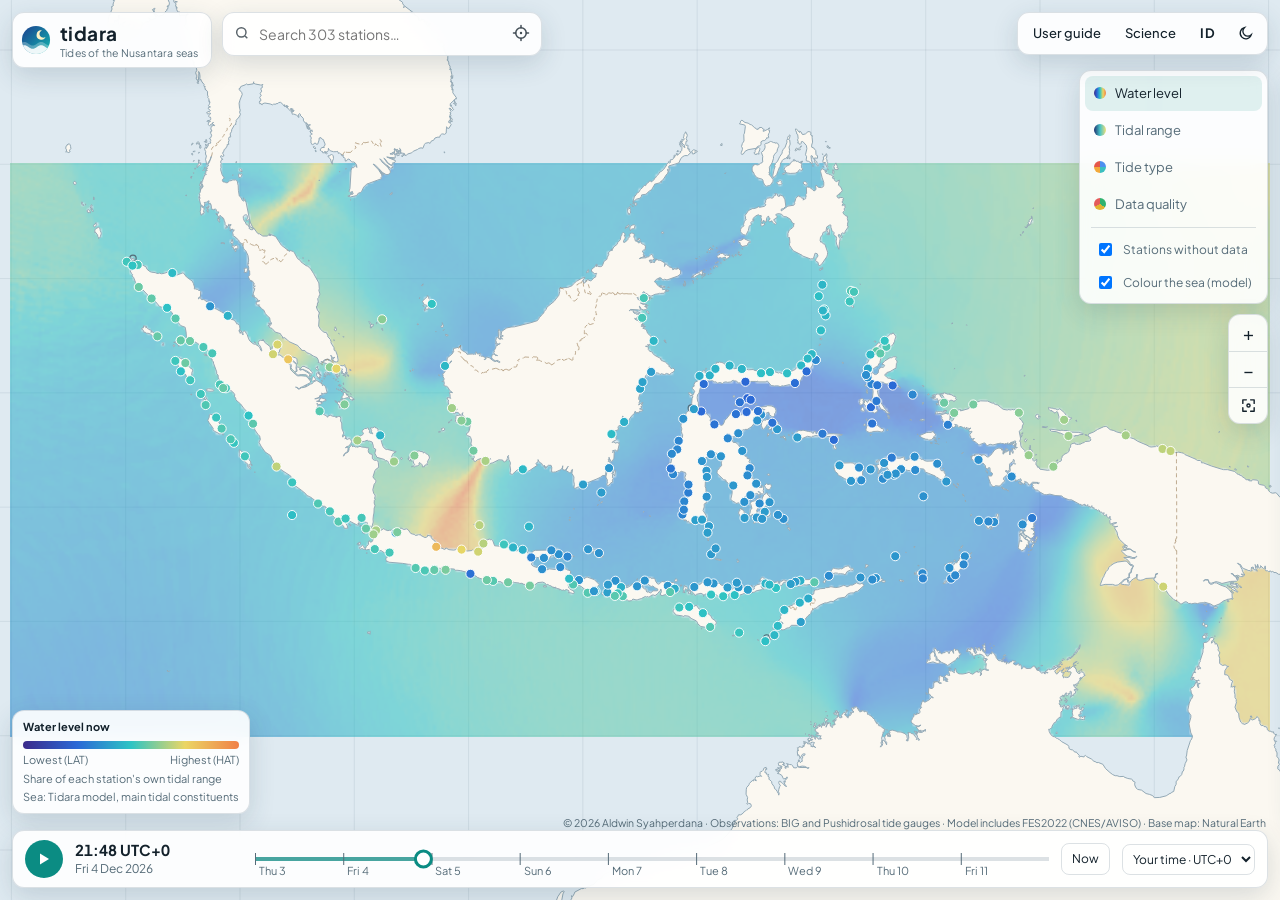
<file: index.html>
<!DOCTYPE html>
<html lang="en">
<head>
<meta charset="utf-8">
<meta name="viewport" content="width=device-width, initial-scale=1, viewport-fit=cover">
<title>Tidara Tide Map</title>
<meta name="description" content="Tidara: interactive tide predictions for 303 Indonesian tide gauge stations.">
<link rel="icon" href="assets/logo.svg" type="image/svg+xml">
<script src="assets/prefs.js"></script>
<link rel="preconnect" href="https://fonts.googleapis.com">
<link rel="preconnect" href="https://fonts.gstatic.com" crossorigin>
<link href="https://fonts.googleapis.com/css2?family=Plus+Jakarta+Sans:wght@400;500;600;700&display=swap" rel="stylesheet">
<style>
:root {
  /* Sea chart in two lights: day (pale sea, warm paper land) and night (deep navy). Full-bleed map, floating glass
     controls, a right drawer (bottom sheet on phones) for the selected station, a timeline along the bottom edge. */
  --sea: #dfeaf1; --land: #fbf8f1; --coast: #93a9b6; --border: rgba(150,120,80,.6); --grid: rgba(60,90,110,.10);
  --glass: rgba(255,255,255,0.9); --ink: #13212b; --muted: #556b78; --line: rgba(60,90,110,0.18);
  --accent: #0b8c83; --accent-ink: #ffffff; --soft: rgba(11,140,131,.12); --field: rgba(255,255,255,.8);
  --label-bg: rgba(255,255,255,.86); --label-ink: #13212b; --mark-edge: rgba(255,255,255,.95); --hw: #1f6fd1; --lw: #c0621d;
  --menu: #ffffff; --shadow: 0 8px 26px rgba(30,60,80,.16);
  --font: "Plus Jakarta Sans", system-ui, -apple-system, "Segoe UI", Roboto, sans-serif;
  color-scheme: light;
}
:root[data-theme="dark"] {
  --sea: #071520; --land: #142430; --coast: #35525f; --border: rgba(160,140,110,.55); --grid: rgba(142,165,178,.08);
  --glass: rgba(10,24,34,0.86); --ink: #e6f0f4; --muted: #8ea5b2; --line: rgba(142,165,178,0.22);
  --accent: #45d0c3; --accent-ink: #062026; --soft: rgba(69,208,195,.15); --field: rgba(0,0,0,.25);
  --label-bg: rgba(7,21,32,.74); --label-ink: #e6f0f4; --mark-edge: rgba(7,21,32,.85); --hw: #7cc4ff; --lw: #f6a96b;
  --menu: #0d1d28; --shadow: 0 8px 30px rgba(0,0,0,.35);
  color-scheme: dark;
}
* { box-sizing: border-box; }
html, body { height: 100%; margin: 0; overflow: hidden; background: var(--sea); color: var(--ink); font: 14px/1.45 var(--font); -webkit-font-smoothing: antialiased; }
button, input, select { font: inherit; color: inherit; }
button { cursor: pointer; }
select option { background: var(--menu); color: var(--ink); }
:focus-visible { outline: 2px solid var(--accent); outline-offset: 2px; }
.num { font-variant-numeric: tabular-nums; }
#map { position: fixed; inset: 0; width: 100%; height: 100%; touch-action: none; cursor: grab; display: block; }
#map.drag { cursor: grabbing; }
.glass { background: var(--glass); backdrop-filter: blur(10px); -webkit-backdrop-filter: blur(10px); border: 1px solid var(--line); border-radius: 12px; box-shadow: var(--shadow); }

.top { position: fixed; top: calc(12px + env(safe-area-inset-top)); left: 12px; right: 12px; display: flex; gap: 10px; align-items: flex-start; pointer-events: none; z-index: 5; }
.top > * { pointer-events: auto; }
.brand { display: flex; align-items: center; gap: 9px; padding: 7px 12px 7px 8px; text-decoration: none; color: var(--ink); }
.brand img { width: 30px; height: 30px; }
.brand b { font-size: 19px; letter-spacing: .02em; font-weight: 700; }
.brand small { display: block; font-size: 10.5px; color: var(--muted); margin-top: -3px; letter-spacing: .02em; }
.search { position: relative; width: min(320px, 100%); }
.search input { width: 100%; padding: 11px 12px 11px 36px; border-radius: 12px; border: 1px solid var(--line); background: var(--glass); backdrop-filter: blur(10px); box-shadow: var(--shadow); }
.search > svg { position: absolute; left: 12px; top: 13px; opacity: .7; z-index: 1; pointer-events: none; }
.search input { padding-right: 42px; }
.cbtn { position: absolute; right: 6px; top: 6px; width: 30px; height: 30px; border: 0; border-radius: 8px; background: none; display: grid; place-items: center; color: var(--ink); opacity: .8; z-index: 2; }
.cbtn:hover, .cbtn[aria-expanded="true"] { background: var(--soft); opacity: 1; }
.coordbox { position: absolute; top: 46px; left: 0; width: min(350px, calc(100vw - 24px)); padding: 12px; z-index: 6; }
.coordbox[hidden] { display: none; }
.top.copen { z-index: 8; }
.chead { display: flex; align-items: center; gap: 8px; margin-bottom: 8px; } .chead b { font-size: 14px; }
.chead .x { width: 28px; height: 28px; font-size: 14px; }
.cseg { display: grid; grid-template-columns: repeat(4, 1fr); gap: 2px; padding: 3px; border-radius: 10px; background: var(--soft); margin-bottom: 8px; }
.cseg button { border: 0; background: none; padding: 6px 4px; border-radius: 7px; font-size: 12.5px; font-weight: 500; color: var(--ink); }
.cseg button.on { background: var(--glass); box-shadow: 0 1px 3px rgba(0,0,0,.15); font-weight: 600; }
.crow { display: grid; grid-template-columns: 82px 1fr; align-items: center; gap: 8px; margin: 6px 0; }
.crow > span { font-size: 12.5px; color: var(--muted); }
.crow input, .crow select { padding: 7px 8px; border-radius: 8px; border: 1px solid var(--line); background: var(--field); color: var(--ink); min-width: 0; font-variant-numeric: tabular-nums; }
.cparts { display: flex; align-items: center; gap: 4px; min-width: 0; } .cparts i { font-style: normal; color: var(--muted); }
#cPrev { margin: 8px 0 10px; line-height: 1.55; font-variant-numeric: tabular-nums; } #cPrev:empty { display: none; }
.cerr { color: #c0392b; } :root[data-theme="dark"] .cerr { color: #ff8f8f; }
.coordbox .btn { width: 100%; }
.results { position: absolute; top: 46px; left: 0; right: 0; max-height: 50vh; overflow: auto; padding: 4px; display: none; }
.results.show { display: block; }
.results button { display: flex; justify-content: space-between; gap: 8px; width: 100%; text-align: left; padding: 8px 10px; border: 0; background: none; border-radius: 8px; }
.results button:hover, .results button.on { background: var(--soft); }
.results small { color: var(--muted); white-space: nowrap; }
.spacer { flex: 1; }
.nav { display: flex; gap: 2px; padding: 4px; align-items: center; }
.nav a, .nav button { color: var(--ink); text-decoration: none; padding: 7px 11px; border-radius: 8px; font-weight: 500; font-size: 13px; border: 0; background: none; }
.nav a:hover, .nav button:hover { background: var(--soft); }
.nav .js-lang { font-weight: 700; letter-spacing: .04em; min-width: 38px; }
.nav .js-theme { display: grid; place-items: center; padding: 7px 9px; }

.layers { position: fixed; right: 12px; top: calc(70px + env(safe-area-inset-top)); display: flex; flex-direction: column; gap: 2px; padding: 5px; z-index: 4; transition: right .25s ease; }
.layers button { display: flex; align-items: center; gap: 9px; border: 0; background: none; padding: 8px 12px 8px 9px; border-radius: 8px; font-size: 13px; text-align: left; color: var(--muted); }
.layers button.on { color: var(--ink); background: var(--soft); }
.layers button i { width: 12px; height: 12px; border-radius: 50%; flex: none; }
.layers .sep { height: 1px; background: var(--line); margin: 4px 6px; }
.layers label { display: flex; align-items: center; gap: 8px; padding: 6px 10px; font-size: 12px; color: var(--muted); cursor: pointer; }
.zoom { position: fixed; right: 12px; display: flex; flex-direction: column; z-index: 4; overflow: hidden; transition: right .25s ease; }
.zoom button { width: 38px; height: 36px; border: 0; background: none; font-size: 18px; }
.zoom button + button { border-top: 1px solid var(--line); }
.zoom #zhome { display: grid; place-items: center; color: inherit; cursor: pointer; }
body.p-open .layers, body.p-open .zoom { right: 464px; }

.legend { position: fixed; left: 12px; bottom: calc(86px + env(safe-area-inset-bottom)); padding: 8px 10px; z-index: 4; font-size: 11px; min-width: 210px; }
.legend .ramp { height: 8px; border-radius: 4px; margin: 6px 0 3px; }
.legend .ends { display: flex; justify-content: space-between; color: var(--muted); gap: 8px; }
.legend .cats { display: grid; gap: 4px; margin-top: 6px; }
.legend .cats span { display: flex; align-items: center; gap: 7px; }
.legend .cats i { width: 10px; height: 10px; border-radius: 50%; }
.timeline { position: fixed; left: 12px; right: 12px; bottom: calc(12px + env(safe-area-inset-bottom)); display: flex; align-items: center; gap: 12px; padding: 9px 12px; z-index: 4; }
.play { width: 38px; height: 38px; border-radius: 50%; border: 0; background: var(--accent); color: var(--accent-ink); display: grid; place-items: center; flex: none; }
.tl-time { min-width: 168px; line-height: 1.2; }
.tl-time b { display: block; font-size: 15px; }
.tl-time span { color: var(--muted); font-size: 12px; }
.track { position: relative; flex: 1; height: 38px; touch-action: none; cursor: pointer; }
.track canvas { width: 100%; height: 100%; display: block; }
.tl-tz { border: 1px solid var(--line); background: transparent; border-radius: 8px; padding: 6px 6px; font-size: 12px; max-width: 190px; }
.now-btn { border: 1px solid var(--line); background: transparent; border-radius: 8px; padding: 6px 10px; font-size: 12px; }
.attrib { position: fixed; right: 14px; bottom: calc(70px + env(safe-area-inset-bottom)); font-size: 10.5px; color: var(--muted); z-index: 3; text-align: right; pointer-events: none; }
.tip { position: fixed; pointer-events: none; padding: 7px 10px; font-size: 12px; z-index: 6; display: none; white-space: nowrap; }
.tip b { display: block; font-size: 13px; }

.panel { position: fixed; top: calc(68px + env(safe-area-inset-top)); right: 12px; bottom: calc(76px + env(safe-area-inset-bottom)); width: 440px; z-index: 7; display: flex; flex-direction: column; transform: translateX(calc(100% + 24px)); transition: transform .25s ease; }
.panel.open { transform: none; }
.panel .grip { display: none; }
.p-head { padding: 14px 16px 10px; border-bottom: 1px solid var(--line); display: flex; gap: 10px; align-items: flex-start; }
.p-head h2 { margin: 0; font-size: 19px; line-height: 1.2; text-wrap: balance; }
.p-head .sub { color: var(--muted); font-size: 12.5px; margin-top: 2px; }
.chips { display: flex; flex-wrap: wrap; gap: 6px; margin-top: 8px; }
.chip { font-size: 11.5px; padding: 3px 8px; border-radius: 999px; border: 1px solid var(--line); color: var(--muted); }
.chip.g-A { color: #1a8a4d; border-color: rgba(26,138,77,.4); } .chip.g-B { color: #a07400; border-color: rgba(160,116,0,.4); } .chip.g-C { color: #c0392b; border-color: rgba(192,57,43,.4); }
:root[data-theme="dark"] .chip.g-A { color: #7ee2a8; } :root[data-theme="dark"] .chip.g-B { color: #f2cf6b; } :root[data-theme="dark"] .chip.g-C { color: #ff8f8f; }
.x { margin-left: auto; border: 0; background: var(--soft); width: 32px; height: 32px; border-radius: 8px; flex: none; font-size: 16px; }
.p-body { overflow: auto; padding: 12px 16px 18px; display: grid; gap: 14px; overscroll-behavior: contain; }
.card { border: 1px solid var(--line); border-radius: 10px; padding: 12px; background: color-mix(in srgb, var(--glass) 60%, transparent); }
.card h3 { margin: 0 0 8px; font-size: 12px; text-transform: uppercase; letter-spacing: .07em; color: var(--muted); font-weight: 600; }
.nowrow { display: grid; grid-template-columns: 1.1fr 1fr 1fr; gap: 10px; }
.big { font-size: 26px; font-weight: 700; line-height: 1.1; }
.lbl { font-size: 11.5px; color: var(--muted); }
.trend { font-size: 12px; color: var(--accent); }
.form { display: grid; grid-template-columns: 1fr 1fr; gap: 9px; }
.form label { display: grid; gap: 3px; font-size: 11.5px; color: var(--muted); }
.form input, .form select { width: 100%; padding: 7px 8px; border-radius: 8px; border: 1px solid var(--line); background: var(--field); color: var(--ink); }
.len { display: grid; grid-template-columns: 1fr 1.2fr; gap: 6px; }
.run { grid-column: 1 / -1; display: flex; gap: 8px; align-items: center; }
.btn { border: 0; border-radius: 9px; padding: 9px 14px; background: var(--accent); color: var(--accent-ink); font-weight: 600; }
.btn.ghost { background: transparent; color: var(--ink); border: 1px solid var(--line); font-weight: 500; }
.btn:disabled { opacity: .5; cursor: default; }
.hint { font-size: 11.5px; color: var(--muted); }
.prog { height: 4px; border-radius: 2px; background: var(--line); overflow: hidden; display: none; margin-top: 8px; }
.prog i { display: block; height: 100%; width: 0; background: var(--accent); transition: width .1s; }
.chart { position: relative; height: 230px; margin-top: 10px; touch-action: none; }
.chart canvas { width: 100%; height: 100%; display: block; }
.chart .cross { position: absolute; top: 4px; right: 6px; font-size: 11.5px; color: var(--muted); text-align: right; pointer-events: none; }
.stats { display: grid; grid-template-columns: repeat(3, 1fr); gap: 8px; margin-top: 10px; }
.stats div { font-size: 11.5px; color: var(--muted); }
.stats b { display: block; font-size: 14px; color: var(--ink); }
.tabs { display: flex; gap: 4px; margin: 12px 0 8px; }
.tabs button { border: 1px solid var(--line); background: none; border-radius: 8px; padding: 6px 10px; font-size: 12.5px; color: var(--muted); }
.tabs button.on { color: var(--ink); background: var(--soft); border-color: color-mix(in srgb, var(--accent) 45%, transparent); }
table { width: 100%; border-collapse: collapse; font-size: 12.5px; font-variant-numeric: tabular-nums; }
th, td { text-align: left; padding: 5px 6px; border-bottom: 1px solid var(--line); }
th { color: var(--muted); font-weight: 600; font-size: 11.5px; }
td.r, th.r { text-align: right; }
.hw { color: var(--hw); } .lw { color: var(--lw); }
.pager { display: flex; align-items: center; justify-content: space-between; gap: 8px; margin-top: 8px; font-size: 12px; color: var(--muted); }
.pager button { border: 1px solid var(--line); background: none; border-radius: 7px; padding: 4px 10px; }
.exports { display: flex; flex-wrap: wrap; gap: 8px; margin-top: 10px; }
.kv { display: grid; grid-template-columns: auto 1fr; gap: 4px 12px; font-size: 12.5px; }
.kv dt { color: var(--muted); } .kv dd { margin: 0; }
.foot { font-size: 11px; color: var(--muted); text-align: center; padding-top: 4px; }
.toast { position: fixed; left: 50%; top: calc(70px + env(safe-area-inset-top)); transform: translateX(-50%); padding: 9px 14px; z-index: 9; display: none; font-size: 13px; max-width: calc(100% - 24px); }

/* sea-point mode */
.conf { display: flex; gap: 10px; align-items: flex-start; padding: 10px 12px; border-radius: 10px; border: 1px solid var(--line); }
.conf .dot { width: 12px; height: 12px; border-radius: 50%; flex: none; margin-top: 4px; }
.conf.c-hi .dot { background: #0ca30c; } .conf.c-md .dot { background: #fab219; } .conf.c-lo .dot { background: #d03b3b; }
.conf.c-lo { border-color: rgba(208,59,59,.45); background: rgba(208,59,59,.06); }
.conf.c-md { border-color: rgba(250,178,25,.5); background: rgba(250,178,25,.07); }
.conf b { display: block; font-size: 13.5px; margin-bottom: 2px; }
.near:empty { display: none; }
.conf p { margin: 0; font-size: 12.5px; color: var(--muted); line-height: 1.45; }
.near { display: grid; gap: 6px; margin-top: 10px; }
.near .row { display: flex; align-items: center; gap: 10px; font-size: 12.5px; padding: 6px 8px; border: 1px solid var(--line); border-radius: 8px; }
.near .row span { flex: 1; min-width: 0; } .near .row small { color: var(--muted); display: block; }
.near .row button { border: 1px solid var(--line); background: none; border-radius: 7px; padding: 4px 10px; font-size: 12px; white-space: nowrap; }
.chip.c-hi { color: #0a7f0a; border-color: rgba(12,163,12,.45); } .chip.c-md { color: #9a6a00; border-color: rgba(250,178,25,.6); } .chip.c-lo { color: #c0392b; border-color: rgba(208,59,59,.5); }
:root[data-theme="dark"] .chip.c-hi { color: #7ee2a8; } :root[data-theme="dark"] .chip.c-md { color: #f2cf6b; } :root[data-theme="dark"] .chip.c-lo { color: #ff8f8f; }
.svx { display: grid; grid-template-columns: 1fr auto; gap: 8px; margin-top: 12px; align-items: end; }
.svx label { display: grid; gap: 3px; font-size: 11.5px; color: var(--muted); }
.svx select, .zgrid input { width: 100%; padding: 7px 8px; border-radius: 8px; border: 1px solid var(--line); background: var(--field); color: var(--ink); }
.zgrid { display: grid; grid-template-columns: repeat(5, minmax(0, 1fr)); gap: 6px; margin-top: 8px; }
.zgrid label { display: grid; gap: 3px; font-size: 11px; color: var(--muted); }
.warn-tz { color: #b06d00; } :root[data-theme="dark"] .warn-tz { color: #f2cf6b; }
@media (max-width: 760px) { .zgrid { grid-template-columns: repeat(2, minmax(0, 1fr)); } }

/* wide panel + quick nav */
.p-nav { flex: none; display: flex; gap: 4px; padding: 8px 16px; border-bottom: 1px solid var(--line); overflow-x: auto; scrollbar-width: none; }
.p-nav::-webkit-scrollbar { display: none; }
.p-nav button { border: 1px solid var(--line); background: none; border-radius: 999px; padding: 4px 11px; font-size: 12px; color: var(--muted); white-space: nowrap; }
.p-nav button:hover { color: var(--ink); background: var(--soft); }
.p-btns { margin-left: auto; display: flex; gap: 6px; flex: none; }
.p-btns .x { margin-left: 0; display: grid; place-items: center; }
.side { display: grid; gap: 14px; align-content: start; }
.cgrid { display: grid; gap: 0 18px; grid-template-columns: repeat(var(--ccols, 1), minmax(0, 1fr)); }
.cgrid table + table { margin-top: 0; }
.panel.wide { width: min(920px, calc(100vw - 24px)); }
.panel.wide .p-body { grid-template-columns: minmax(0, 1.15fr) minmax(0, 1fr); grid-template-areas: "conf conf" "now side" "pred side" "const const" "foot foot"; align-items: start; }
.panel.wide #cConf { grid-area: conf; } .panel.wide #cNow { grid-area: now; } .panel.wide #cPred { grid-area: pred; } .panel.wide .side { grid-area: side; }
.panel.wide #cConst { grid-area: const; } .panel.wide .foot { grid-area: foot; }
body.p-open.p-wide .layers, body.p-open.p-wide .zoom { right: calc(min(920px, 100vw - 24px) + 24px); }
#wideBtn { display: grid; }
@media (max-width: 1000px) { #wideBtn { display: none; } .panel.wide { width: 440px; } .panel.wide .p-body { grid-template-columns: 1fr; grid-template-areas: none; } .panel.wide .p-body > * { grid-area: auto !important; } body.p-open.p-wide .layers, body.p-open.p-wide .zoom { right: 464px; } }

@media (max-width: 760px) {
  .brand small, .nav a.hide-m { display: none; }
  .top { flex-wrap: wrap; }
  .search { order: 3; width: 100%; }
  body.p-open .layers { right: 12px; }
  .layers { top: auto; bottom: calc(150px + env(safe-area-inset-bottom)); }
  .layers button span, .layers label span { display: none; }
  .layers button { padding: 9px; } .layers label { padding: 6px 9px; }
  .zoom #zin, .zoom #zout { display: none; } body.p-open .zoom { right: 12px; }
  .legend { bottom: calc(80px + env(safe-area-inset-bottom)); min-width: 0; max-width: 62vw; }
  .timeline { gap: 8px; padding: 7px 9px; }
  .tl-time { min-width: 100px; } .tl-time b { font-size: 13px; }
  .tl-tz, .now-btn { display: none; }
  .attrib { display: none; }
  .panel, .panel.wide { left: 0; right: 0; width: auto; top: auto; bottom: 0; height: 72%; border-radius: 16px 16px 0 0; transform: translateY(105%); }
  .panel .grip { display: block; width: 44px; height: 5px; border-radius: 3px; background: var(--line); margin: 8px auto 0; }
  .big { font-size: 22px; }
}
@media (prefers-reduced-motion: reduce) { .panel, .layers, .zoom { transition: none; } }
</style>
</head>
<body>
<canvas id="map" aria-label="Map of Indonesian tide stations"></canvas>

<div class="top">
  <a class="brand glass" href="index.html" title="Tidara">
    <img src="assets/logo.svg" alt="">
    <div><b>tidara</b><small data-i18n="tagline"></small></div>
  </a>
  <div class="search">
    <svg width="16" height="16" viewBox="0 0 24 24" fill="none" stroke="currentColor" stroke-width="2.2"><circle cx="11" cy="11" r="7"/><path d="m20 20-3.5-3.5"/></svg>
    <input id="q" type="search" autocomplete="off">
    <button class="cbtn" id="coordBtn" type="button" aria-expanded="false" aria-controls="coordBox"><svg width="18" height="18" viewBox="0 0 24 24" fill="none" stroke="currentColor" stroke-width="2" stroke-linecap="round"><circle cx="12" cy="12" r="7"/><circle cx="12" cy="12" r="1.6" fill="currentColor" stroke="none"/><path d="M12 2v3M12 19v3M2 12h3M19 12h3"/></svg></button>
    <div class="results glass" id="results"></div>
    <div class="coordbox glass" id="coordBox" role="dialog" aria-labelledby="cTitle" hidden>
      <div class="chead"><b id="cTitle" data-i18n="coordTitle"></b><button class="x" id="cX" type="button" aria-label="Close">✕</button></div>
      <div class="cseg" role="radiogroup"><button type="button" role="radio" data-cf="DD" data-i18n="cDD"></button><button type="button" role="radio" data-cf="DDM" data-i18n="cDDM"></button><button type="button" role="radio" data-cf="DMS" data-i18n="cDMS"></button><button type="button" role="radio" data-cf="UTM">UTM</button></div>
      <div id="cFields"></div>
      <div class="hint" id="cPrev" aria-live="polite"></div>
      <button class="btn" id="cGo" type="button" data-i18n="cGo" disabled></button>
    </div>
  </div>
  <div class="spacer"></div>
  <nav class="nav glass">
    <a href="guide.html" data-i18n="guide"></a>
    <a href="science.html" class="hide-m" data-i18n="science"></a>
    <button class="js-lang" type="button">ID</button>
    <button class="js-theme" type="button"></button>
  </nav>
</div>

<div class="layers glass" id="layers" role="radiogroup"></div>
<div class="zoom glass" id="zoomctl"><button id="zin">+</button><button id="zout">−</button><button id="zhome"><svg viewBox="0 0 24 24" width="17" height="17" fill="none" stroke="currentColor" stroke-width="2" stroke-linecap="round" stroke-linejoin="round" aria-hidden="true"><path d="M4 9V4h5M20 9V4h-5M4 15v5h5M20 15v5h-5"/><circle cx="12" cy="12" r="2.2"/></svg></button></div>
<div class="legend glass" id="legend"></div>
<div class="attrib" data-i18n="attrib"></div>

<div class="timeline glass">
  <button class="play" id="play"><svg id="playicon" width="14" height="14" viewBox="0 0 14 14"><path d="M3 1.5v11l9-5.5z" fill="currentColor"/></svg></button>
  <div class="tl-time num"><b id="tlTime">—</b><span id="tlDate">—</span></div>
  <div class="track" id="track"><canvas id="trackc"></canvas></div>
  <button class="now-btn" id="nowbtn" data-i18n="now"></button>
  <select class="tl-tz" id="tz"></select>
</div>

<div class="tip glass" id="tip"></div>
<div class="toast glass" id="toast" role="status"></div>

<aside class="panel glass" id="panel">
  <div class="grip"></div>
  <div class="p-head">
    <div style="min-width:0">
      <h2 id="pName"></h2>
      <div class="sub" id="pSub"></div>
      <div class="chips" id="pChips"></div>
    </div>
    <div class="p-btns"><button class="x" id="wideBtn" type="button" aria-pressed="false"></button><button class="x" id="pClose" type="button">✕</button></div>
  </div>
  <nav class="p-nav" id="pNav">
    <button type="button" data-go="cPred" data-i18n="prediction"></button>
    <button type="button" data-go="cLevels" data-i18n="levels"></button>
    <button type="button" data-go="cConst" data-i18n="constants"></button>
    <button type="button" data-go="cInfo" data-i18n="station"></button>
  </nav>
  <div class="p-body" id="pBody">
    <section class="card" id="cConf" hidden>
      <div class="conf" id="confBox"><i class="dot"></i><div><b id="confT"></b><p id="confP"></p></div></div>
      <div class="near" id="nearList"></div>
    </section>
    <section class="card" id="cNow">
      <h3 data-i18n="atTime"></h3>
      <div class="nowrow">
        <div><div class="lbl" data-i18n="waterLevel"></div><div class="big num" id="nowH">—</div><div class="trend" id="nowTrend"></div></div>
        <div><div class="lbl" data-i18n="nextHW"></div><div class="num" id="nextHW">—</div></div>
        <div><div class="lbl" data-i18n="nextLW"></div><div class="num" id="nextLW">—</div></div>
      </div>
    </section>

    <section class="card" id="cPred">
      <h3 data-i18n="prediction"></h3>
      <form class="form" id="pf">
        <label for="fStart"><span data-i18n="start"></span><input type="datetime-local" id="fStart" step="60"></label>
        <label for="fLen"><span data-i18n="length"></span>
          <span class="len"><input type="number" id="fLen" min="1" step="1" value="3"><select id="fUnit"><option value="h"></option><option value="d" selected></option><option value="m"></option><option value="y"></option></select></span>
        </label>
        <label for="fStep"><span data-i18n="interval"></span><select id="fStep"></select></label>
        <label for="fTz"><span data-i18n="timeZone"></span><select id="fTz"></select></label>
        <label for="fDatum" style="grid-column:1/-1"><span data-i18n="heights"></span><select id="fDatum"><option value="LAT"></option><option value="MSL"></option><option value="HAT"></option></select></label>
        <div class="run"><button class="btn" id="fRun" type="submit" data-i18n="predict"></button><span class="hint" id="fHint"></span></div>
      </form>
      <div class="prog" id="prog"><i></i></div>
      <div id="out" hidden>
        <div class="stats num" id="stats"></div>
        <div class="chart" id="chartbox"><canvas id="chart"></canvas><div class="cross num" id="cross"></div></div>
        <div class="hint" data-i18n="chartHint"></div>
        <div class="tabs" role="tablist"><button class="on" data-tab="ext" role="tab" data-i18n="tabExt"></button><button data-tab="ser" role="tab" data-i18n="tabSer"></button></div>
        <div id="tbl"></div>
        <div class="pager" id="pager"></div>
        <div class="exports">
          <button class="btn ghost" id="dlExt" type="button" data-i18n="dlExt"></button>
          <button class="btn ghost" id="dlSer" type="button" data-i18n="dlSer"></button>
          <button class="btn ghost" id="cpExt" type="button" data-i18n="cpExt"></button>
        </div>
        <div class="svx">
          <label for="svFmt"><span data-i18n="svTitle"></span><select id="svFmt">
            <option value="npt"></option><option value="tid"></option><option value="hyp"></option><option value="qtd"></option></select></label>
          <button class="btn ghost" id="svGo" type="button" data-i18n="svGo"></button>
        </div>
        <div id="zdfBox" hidden>
          <div class="hint" id="zdfHint"></div>
          <div class="zgrid">
            <label><span data-i18n="zN"></span><input type="number" id="zN" step="0.001"></label>
            <label><span data-i18n="zS"></span><input type="number" id="zS" step="0.001"></label>
            <label><span data-i18n="zW"></span><input type="number" id="zW" step="0.001"></label>
            <label><span data-i18n="zE"></span><input type="number" id="zE" step="0.001"></label>
            <label><span data-i18n="zSize"></span><input type="number" id="zSize" min="0.5" step="0.5" value="10"></label>
          </div>
        </div>
        <div class="hint" id="svHint"></div>
      </div>
    </section>

    <div class="side">
      <section class="card" id="cInfo"><h3 data-i18n="station"></h3><dl class="kv" id="pInfo"></dl></section>
      <section class="card" id="cLevels"><h3 data-i18n="levels"></h3><table id="pDatums"></table></section>
    </div>
    <section class="card" id="cConst">
      <h3 data-i18n="constants"></h3>
      <div class="cgrid" id="pConst"></div>
      <div class="exports"><button class="btn ghost" id="moreConst" type="button"></button></div>
    </section>
    <div class="foot" data-i18n="foot"></div>
  </div>
</aside>

<script src="assets/tidara-data.js"></script>
<script src="assets/basemap.js"></script>
<script src="assets/tide-engine.js"></script>
<script src="assets/model/meta.js"></script>
<script>
"use strict";
const DB = window.TIDARA_DB, E = window.TidaraEngine, PR = window.TidaraPrefs;
const ST = DB.stations, NODATA = DB.nodata.filter((s) => s.lat != null);
const byCode = Object.fromEntries(ST.map((s) => [s.code, s]));
const $ = (id) => document.getElementById(id);
const HOUR = 3600000, DAY = 86400000, dpr = () => Math.min(window.devicePixelRatio || 1, 2);

/* ---------- language ---------- */
const I18N = {
  en: {
    tagline: "Tides of the Nusantara seas", guide: "User guide", science: "Science", search: "Search 303 stations…", noMatch: "No station matches “{q}”.",
    attrib: "© 2026 Aldwin Syahperdana · Observations: BIG and Pushidrosal tide gauges · Model includes FES2022 (CNES/AVISO) · Base map: Natural Earth",
    now: "Now", play: "Play timeline", pause: "Pause timeline", mapTz: "Map time zone", zin: "Zoom in", zout: "Zoom out", zhome: "Show the whole model area",
    lyr_level: "Water level", lyr_range: "Tidal range", lyr_type: "Tide type", lyr_grade: "Data quality", noData: "Stations without data", seaCol: "Colour the sea (model)", legSea: "Sea: Tidara model, main tidal constituents", layerGroup: "Map layer",
    legLevel: "Water level now", legLow: "Lowest (LAT)", legHigh: "Highest (HAT)", legShare: "Share of each station's own tidal range",
    legRange: "Tidal range (HAT − LAT)", legType: "Tide type", legGrade: "Data quality grade",
    gA: "A · ≥ 1 year, ≥ 95% skill", gB: "B · good, shorter or 90–95%", gC: "C · use with care",
    T_Semidiurnal: "Semidiurnal", "T_Mixed, mainly semidiurnal": "Mixed, mainly semidiurnal", "T_Mixed, mainly diurnal": "Mixed, mainly diurnal", T_Diurnal: "Diurnal",
    aboveLAT: "m above LAT", relMSL: "m rel. MSL", rising: "rising", falling: "falling", grade: "Grade", skill: "skill", range: "Range",
    atTime: "At the selected time", waterLevel: "Water level", nextHW: "Next high water", nextLW: "Next low water",
    prediction: "Tide prediction", start: "Start", length: "Length", u_h: "hours", u_d: "days", u_m: "months", u_y: "years",
    interval: "Interval", min1: "1 minute", minN: "{n} minutes", hour1: "1 hour", timeZone: "Time zone", heights: "Heights",
    hLAT: "metres above LAT (chart datum)", hMSL: "metres relative to mean sea level", hHAT: "metres relative to HAT (0 = highest tide, below is negative)", relHAT: "m rel. HAT", predict: "Predict tides",
    chartHint: "Drag to pan, scroll or pinch to zoom, double-click to reset.", tabExt: "High & low waters", tabSer: "Time series",
    dlExt: "Download high/low CSV", dlSer: "Download series CSV", cpExt: "Copy high/low",
    station: "Station", levels: "Tidal levels", constants: "Harmonic constants", widePanel: "Wider panel", narrowPanel: "Narrow panel", showAll: "Show all {n} constituents", show10: "Show the 10 largest",
    foot: "© 2026 Aldwin Syahperdana · Tidara. Astronomical tide only: weather can raise or lower the sea by tens of centimetres.",
    location: "Location", position: "Position", localTime: "Local time", record: "Record", accuracy: "Accuracy", tideType: "Tide type",
    recordTxt: "{a} to {b} · {n} clean days", accTxt: "{p}% of variance on unseen data · RMSE {r} cm", notTested: "not tested (record too short)", na: "not available",
    level: "Level", aboveLATh: "above LAT", relMSLh: "rel. MSL", constituent: "Constituent", speed: "Speed °/h", amp: "Amplitude m", phase: "Phase °",
    d_HAT: "Highest astronomical tide", d_MHWS: "Mean high water springs", d_MHWN: "Mean high water neaps", d_MSL: "Mean sea level", d_MLWN: "Mean low water neaps", d_MLWS: "Mean low water springs", d_LAT: "Lowest astronomical tide",
    period: "Period", highest: "Highest", lowest: "Lowest", nHW: "High waters", nLW: "Low waters", points: "Data points", years: "{n} years", days: "{n} days", hours: "{n} hours",
    date: "Date", time: "Time", dateTime: "Date and time", high: "High", low: "Low",
    first: "« First", prev: "‹ Prev", next: "Next ›", last: "Last »", pageOf: "Page {a} of {b}",
    chooseStart: "Choose a start date and time.", autoStep: "Interval set to {n} min so the series stays under 6 million points.", mpts: "{n} M points…",
    saved: "Saved {f}.", tooLarge: "File too large here: try a 1-hour interval or the high/low table.", dlUnavail: "Download unavailable here. Use Copy instead.",
    downloading: "Downloading {f} ({s} MB).", dlFail: "Download failed: {e}", tooBigCopy: "Too large to copy. Use Download instead.", copied: "Copied {n} high and low waters.", copyBlocked: "Copy was blocked by the browser.",
    yourTime: "Your time", stationZone: "station", close: "Close station panel", panelLbl: "Station details", mapLbl: "Map of Indonesian tide stations",
    csvTitle: "Tidara tide prediction", csvAstro: "astronomical tide only", csvTimes: "times", csvDate: "date_time", csvType: "type", csvHLAT: "height_m_above_LAT", csvHMSL: "height_m_rel_MSL", csvHHAT: "height_m_rel_HAT", csvHW: "HW", csvLW: "LW",
    seaPoint: "Sea point", modelName: "Tidara Indonesian tide model v1.0", modelChip: "Model prediction", model: "Model", modelTxt: "EOT20 + GOT5.5/5.6 + FES2022 ensemble, corrected with BIG and Pushidrosal tide gauges",
    estAcc: "Estimated accuracy", estAccTxt: "about ±{r} cm RMS (astronomical tide)", disagree: "Model disagreement", seasonal: "Seasonal terms", seasonalTxt: "Sa/Ssa taken from {s}",
    confHi: "High confidence", confMd: "Medium confidence", confLo: "Low confidence — use at your own risk",
    confHiP: "The model should be within about ±{r} cm (RMS) here. Open water with good model agreement.",
    confMdP: "Estimated error about ±{r} cm (RMS). Fine for planning; check against a nearby station when accuracy matters.",
    confLoP: "Estimated error ±{r} cm (RMS) or more. Bays, river mouths and narrow straits here are smaller than the model grid. For survey work use a station in the same waters, or install a temporary gauge.",
    nearTitle: "Nearest stations by sea distance", useSt: "Use this station", seaKm: "{d} km by sea", tapSea: "Tap on the sea to get a model prediction for that point.", noModel: "No model data here.", loadingModel: "Loading model…",
    svTitle: "Survey software file", svGo: "Download", fmt_npt: "EIVA NaviPac (.npt)", fmt_wsv: "EIVA (.wsv)", fmt_tid: "CARIS HIPS (.tid)", fmt_zdf: "CARIS tide zones (.zdf + .tid, zip)", fmt_hyp: "HYPACK Manual Tides import (.txt)", fmt_qtd: "Qinsy tide data (.qtd)",
    svUtc: "Times are written in {z}. Survey software usually expects UTC: choose UTC in Time zone above and predict again.", svOk: "Times in UTC. Heights {u}, positive up.",
    svHyp: "Import in HYPACK Manual Tides (tab-delimited, DD/MM/YYYY), then save the .TID with Invert Tides on.",
    svQtd: "Qinsy .qtd: times are stored in UTC automatically, whatever time zone you chose. Heights are relative to MSL; MSL above LAT (Z0 = {z} m) and the M2, S2, K1, O1 constants are stored in the station block. Station name: \"{n}\" (Qinsy files use 12 characters). New format: check the first file in Qinsy before survey use.",
    coordBtn: "Enter coordinates", coordTitle: "Go to coordinates", cDD: "D.d°", cDDM: "D° M.m′", cDMS: "D° M′ S″", cDDt: "Decimal degrees", cDDMt: "Degrees and decimal minutes", cDMSt: "Degrees, minutes and seconds", cUTMt: "UTM easting and northing", cLat: "Latitude", cLon: "Longitude",
    cZone: "Zone", cHemi: "Hemisphere", cE: "Easting (m)", cN: "Northing (m)", cGo: "Predict at this point", cIs: "Same point:",
    cDDhint: "South and west are negative, e.g. -6.175392 and 106.827153. WGS 84.", cUTMhint: "WGS 84. Indonesia is in zones 46 to 54; northings south of the equator include the 10,000,000 m false northing.",
    eLat: "Latitude must be between -90 and 90.", eLon: "Longitude must be between -180 and 180.", eDeg: "Degrees must be whole numbers in range (decimals only in the last field).", eMin: "Minutes must be 0 to 59.999.", eSec: "Seconds must be 0 to 59.99.",
    eE: "Easting must be between 100,000 and 900,000 m.", eN: "Northing must be between 0 and 10,000,000 m.",
    cLand: "No model data at this point: it is on land or too close to the coast for the model grid. Try a point a little further offshore, or use a nearby station.",
    cGoTo: "Go to {p}", posAlt: "Other formats",
    n_RIV_t: "River-mouth gauge: the tide here differs from the open sea",
    n_RIV_p: "This gauge is in a river or estuary, not on the open coast. The tide here can be smaller and later than at sea, and river flow can hold up low waters, most of all in the rainy season. Predictions from this station suit this site (tested error {r} cm), but not the open sea nearby: for that, tap the sea instead.",
    stnRiver: "River mouth", n_LIAT_t: "River-mouth gauge: expect errors of 15–30 cm",
    n_LIAT_p: "This gauge is in a river mouth, not the open sea. The tide here is damped and about an hour late, and low waters are held up, most strongly from December to March, when the tide can drop to a third of the open-sea tide. Predictions from this station are off by about 11 cm (RMS) in the dry season and 16 cm in the wet season, sometimes 30 cm or more around low water. For work offshore, tap the sea instead; for low-water work in the harbour, use a local tide gauge.",
    zN: "North (°)", zS: "South (°)", zW: "West (°)", zE: "East (°)", zSize: "Zone size (km)",
    zStation: "Zones around this station: one .tid from the station, with time and range corrections per zone taken from the model.",
    zPoint: "Each zone gets its own predicted .tid from the model (time correction 0, range ratio 1.00).",
    zTooMany: "Too many zones ({n}). Make the area smaller or the zones bigger (max 80).", zTooBig: "Too much data for zones: shorten the period or use a longer interval.", zNone: "No sea inside that area.",
    fileHL: "highlow", fileSer: "series",
  },
  id: {
    tagline: "Pasang surut laut Nusantara", guide: "Panduan", science: "Sains", search: "Cari 303 stasiun…", noMatch: "Tidak ada stasiun yang cocok dengan “{q}”.",
    attrib: "© 2026 Aldwin Syahperdana · Data pengamatan: stasiun pasut BIG dan Pushidrosal · Model memakai FES2022 (CNES/AVISO) · Peta dasar: Natural Earth",
    now: "Sekarang", play: "Putar lini waktu", pause: "Jeda lini waktu", mapTz: "Zona waktu peta", zin: "Perbesar", zout: "Perkecil", zhome: "Tampilkan seluruh area model",
    lyr_level: "Muka air", lyr_range: "Tunggang pasut", lyr_type: "Tipe pasut", lyr_grade: "Kualitas data", noData: "Stasiun tanpa data", seaCol: "Warnai laut (model)", legSea: "Laut: model Tidara, konstituen pasut utama", layerGroup: "Lapisan peta",
    legLevel: "Muka air saat ini", legLow: "Terendah (LAT)", legHigh: "Tertinggi (HAT)", legShare: "Persentase dari tunggang pasut tiap stasiun",
    legRange: "Tunggang pasut (HAT − LAT)", legType: "Tipe pasut", legGrade: "Kelas kualitas data",
    gA: "A · ≥ 1 tahun, akurasi ≥ 95%", gB: "B · baik, lebih pendek atau 90–95%", gC: "C · gunakan dengan hati-hati",
    T_Semidiurnal: "Harian ganda", "T_Mixed, mainly semidiurnal": "Campuran condong harian ganda", "T_Mixed, mainly diurnal": "Campuran condong harian tunggal", T_Diurnal: "Harian tunggal",
    aboveLAT: "m di atas LAT", relMSL: "m thd MSL", rising: "naik", falling: "turun", grade: "Kelas", skill: "akurasi", range: "Tunggang",
    atTime: "Pada waktu terpilih", waterLevel: "Muka air", nextHW: "Air tinggi berikutnya", nextLW: "Air rendah berikutnya",
    prediction: "Prediksi pasang surut", start: "Mulai", length: "Durasi", u_h: "jam", u_d: "hari", u_m: "bulan", u_y: "tahun",
    interval: "Interval", min1: "1 menit", minN: "{n} menit", hour1: "1 jam", timeZone: "Zona waktu", heights: "Ketinggian",
    hLAT: "meter di atas LAT (datum peta)", hMSL: "meter terhadap muka laut rata-rata", hHAT: "meter terhadap HAT (0 = pasang tertinggi, di bawahnya negatif)", relHAT: "m thd HAT", predict: "Hitung prediksi",
    chartHint: "Geser untuk memindah, gulir atau cubit untuk memperbesar, klik dua kali untuk mengatur ulang.", tabExt: "Air tinggi & rendah", tabSer: "Deret waktu",
    dlExt: "Unduh CSV tinggi/rendah", dlSer: "Unduh CSV deret waktu", cpExt: "Salin tinggi/rendah",
    station: "Stasiun", levels: "Elevasi pasut", constants: "Konstanta harmonik", widePanel: "Panel lebar", narrowPanel: "Panel sempit", showAll: "Tampilkan semua {n} komponen", show10: "Tampilkan 10 terbesar",
    foot: "© 2026 Aldwin Syahperdana · Tidara. Hanya pasut astronomis: cuaca dapat menaikkan atau menurunkan muka laut puluhan sentimeter.",
    location: "Lokasi", position: "Posisi", localTime: "Waktu setempat", record: "Rekaman", accuracy: "Akurasi", tideType: "Tipe pasut",
    recordTxt: "{a} s.d. {b} · {n} hari data bersih", accTxt: "{p}% varians pada data uji · RMSE {r} cm", notTested: "tidak diuji (rekaman terlalu pendek)", na: "tidak tersedia",
    level: "Elevasi", aboveLATh: "di atas LAT", relMSLh: "thd MSL", constituent: "Komponen", speed: "Kecepatan °/jam", amp: "Amplitudo m", phase: "Fase °",
    d_HAT: "Air tertinggi astronomis", d_MHWS: "Rata-rata air tinggi purnama", d_MHWN: "Rata-rata air tinggi perbani", d_MSL: "Muka laut rata-rata", d_MLWN: "Rata-rata air rendah perbani", d_MLWS: "Rata-rata air rendah purnama", d_LAT: "Air terendah astronomis",
    period: "Periode", highest: "Tertinggi", lowest: "Terendah", nHW: "Air tinggi", nLW: "Air rendah", points: "Titik data", years: "{n} tahun", days: "{n} hari", hours: "{n} jam",
    date: "Tanggal", time: "Jam", dateTime: "Tanggal dan jam", high: "Tinggi", low: "Rendah",
    first: "« Awal", prev: "‹ Sebelumnya", next: "Berikutnya ›", last: "Akhir »", pageOf: "Halaman {a} dari {b}",
    chooseStart: "Pilih tanggal dan jam mulai.", autoStep: "Interval diubah ke {n} menit agar deret tetap di bawah 6 juta titik.", mpts: "{n} juta titik…",
    saved: "{f} tersimpan.", tooLarge: "Berkas terlalu besar: coba interval 1 jam atau tabel tinggi/rendah.", dlUnavail: "Unduhan tidak tersedia di sini. Gunakan Salin.",
    downloading: "Mengunduh {f} ({s} MB).", dlFail: "Unduhan gagal: {e}", tooBigCopy: "Terlalu besar untuk disalin. Gunakan Unduh.", copied: "{n} air tinggi dan rendah disalin.", copyBlocked: "Penyalinan diblokir oleh peramban.",
    yourTime: "Waktu Anda", stationZone: "stasiun", close: "Tutup panel stasiun", panelLbl: "Rincian stasiun", mapLbl: "Peta stasiun pasang surut Indonesia",
    csvTitle: "Prediksi pasang surut Tidara", csvAstro: "hanya pasut astronomis", csvTimes: "waktu", csvDate: "tanggal_waktu", csvType: "jenis", csvHLAT: "tinggi_m_di_atas_LAT", csvHMSL: "tinggi_m_thd_MSL", csvHHAT: "tinggi_m_thd_HAT", csvHW: "Tinggi", csvLW: "Rendah",
    seaPoint: "Titik laut", modelName: "Model pasut Indonesia Tidara v1.0", modelChip: "Prediksi model", model: "Model", modelTxt: "Ensembel EOT20 + GOT5.5/5.6 + FES2022, dikoreksi dengan stasiun pasut BIG dan Pushidrosal",
    estAcc: "Perkiraan akurasi", estAccTxt: "sekitar ±{r} cm RMS (pasut astronomis)", disagree: "Selisih antarmodel", seasonal: "Komponen musiman", seasonalTxt: "Sa/Ssa diambil dari {s}",
    confHi: "Keyakinan tinggi", confMd: "Keyakinan sedang", confLo: "Keyakinan rendah — risiko ditanggung pengguna",
    confHiP: "Model di sini diperkirakan dalam ±{r} cm (RMS). Perairan terbuka dengan kesesuaian model yang baik.",
    confMdP: "Perkiraan galat sekitar ±{r} cm (RMS). Cukup untuk perencanaan; bandingkan dengan stasiun terdekat bila akurasi penting.",
    confLoP: "Perkiraan galat ±{r} cm (RMS) atau lebih. Teluk, muara sungai dan selat sempit di sini lebih kecil dari grid model. Untuk survei, gunakan stasiun di perairan yang sama atau pasang palem/tide gauge sementara.",
    nearTitle: "Stasiun terdekat menurut jarak laut", useSt: "Pakai stasiun ini", seaKm: "{d} km lewat laut", tapSea: "Ketuk laut untuk mendapatkan prediksi model di titik itu.", noModel: "Tidak ada data model di sini.", loadingModel: "Memuat model…",
    svTitle: "Berkas perangkat lunak survei", svGo: "Unduh", fmt_npt: "EIVA NaviPac (.npt)", fmt_wsv: "EIVA (.wsv)", fmt_tid: "CARIS HIPS (.tid)", fmt_zdf: "Zona pasut CARIS (.zdf + .tid, zip)", fmt_hyp: "Impor HYPACK Manual Tides (.txt)", fmt_qtd: "Data pasut Qinsy (.qtd)",
    svUtc: "Waktu ditulis dalam {z}. Perangkat lunak survei umumnya memakai UTC: pilih UTC pada Zona waktu di atas lalu prediksi ulang.", svOk: "Waktu dalam UTC. Tinggi {u}, positif ke atas.",
    svHyp: "Impor di HYPACK Manual Tides (dipisah tab, DD/MM/YYYY), lalu simpan .TID dengan Invert Tides aktif.",
    svQtd: "Qinsy .qtd: waktu otomatis disimpan dalam UTC, apa pun zona waktu yang dipilih. Tinggi relatif terhadap MSL; MSL di atas LAT (Z0 = {z} m) serta konstanta M2, S2, K1, O1 disimpan di blok stasiun. Nama stasiun: \"{n}\" (berkas Qinsy memakai 12 karakter). Format baru: periksa berkas pertama di Qinsy sebelum dipakai untuk survei.",
    coordBtn: "Masukkan koordinat", coordTitle: "Ke koordinat", cDD: "D.d°", cDDM: "D° M.m′", cDMS: "D° M′ S″", cDDt: "Derajat desimal", cDDMt: "Derajat dan menit desimal", cDMSt: "Derajat, menit dan detik", cUTMt: "Easting dan northing UTM", cLat: "Lintang", cLon: "Bujur",
    cZone: "Zona", cHemi: "Belahan", cE: "Easting (m)", cN: "Northing (m)", cGo: "Prediksi di titik ini", cIs: "Titik yang sama:",
    cDDhint: "Selatan dan barat bernilai negatif, mis. -6,175392 dan 106,827153. WGS 84.", cUTMhint: "WGS 84. Indonesia berada di zona 46 sampai 54; northing di selatan khatulistiwa sudah termasuk false northing 10.000.000 m.",
    eLat: "Lintang harus antara -90 dan 90.", eLon: "Bujur harus antara -180 dan 180.", eDeg: "Derajat harus bilangan bulat dalam rentang (desimal hanya di kolom terakhir).", eMin: "Menit harus 0 sampai 59,999.", eSec: "Detik harus 0 sampai 59,99.",
    eE: "Easting harus antara 100.000 dan 900.000 m.", eN: "Northing harus antara 0 dan 10.000.000 m.",
    cLand: "Tidak ada data model di titik ini: berada di darat atau terlalu dekat pantai untuk grid model. Coba titik sedikit lebih ke laut, atau gunakan stasiun terdekat.",
    cGoTo: "Ke {p}", posAlt: "Format lain",
    n_RIV_t: "Stasiun di muara sungai: pasut di sini berbeda dari laut terbuka",
    n_RIV_p: "Stasiun ini berada di sungai atau muara, bukan di pantai terbuka. Pasut di sini bisa lebih kecil dan lebih lambat daripada di laut, dan aliran sungai bisa menahan air rendah, terutama pada musim hujan. Prediksi stasiun ini cocok untuk lokasi ini (galat uji {r} cm), tetapi tidak untuk laut terbuka di sekitarnya: untuk itu, ketuk titik di laut.",
    stnRiver: "Muara sungai", n_LIAT_t: "Stasiun di muara sungai: galat 15–30 cm",
    n_LIAT_p: "Stasiun ini berada di muara sungai, bukan di laut terbuka. Pasut di sini teredam dan terlambat sekitar satu jam, dan air rendah tertahan, paling kuat pada Desember sampai Maret, ketika pasut bisa tinggal sepertiga dari pasut laut terbuka. Prediksi stasiun ini meleset sekitar 11 cm (RMS) pada musim kemarau dan 16 cm pada musim hujan, kadang 30 cm atau lebih di sekitar air rendah. Untuk pekerjaan di lepas pantai, ketuk laut; untuk pekerjaan saat air rendah di pelabuhan, gunakan palem/tide gauge setempat.",
    zN: "Utara (°)", zS: "Selatan (°)", zW: "Barat (°)", zE: "Timur (°)", zSize: "Ukuran zona (km)",
    zStation: "Zona di sekitar stasiun ini: satu .tid dari stasiun, dengan koreksi waktu dan rasio tunggang per zona dari model.",
    zPoint: "Setiap zona mendapat .tid prediksi model sendiri (koreksi waktu 0, rasio tunggang 1,00).",
    zTooMany: "Zona terlalu banyak ({n}). Perkecil area atau perbesar zona (maks. 80).", zTooBig: "Data zona terlalu besar: perpendek periode atau perbesar interval.", zNone: "Tidak ada laut di area itu.",
    fileHL: "tinggi-rendah", fileSer: "deret-waktu",
  },
};
const t = (k, v) => { let s = (I18N[PR.lang] && I18N[PR.lang][k]) ?? I18N.en[k] ?? k; if (v) for (const n in v) s = s.replace("{" + n + "}", v[n]); return s; };
const ID = () => PR.lang === "id";
const nf = (v, d = 2) => (v == null || isNaN(v)) ? "—" : (ID() ? v.toFixed(d).replace(".", ",") : v.toFixed(d));
const nint = (v) => v.toLocaleString(ID() ? "id-ID" : "en-US");
const typeName = (s) => t("T_" + s);

/* ---------- time zones: "local" = the viewer's own zone (follows daylight saving), or a fixed UTC offset ---------- */
const USER_TZ = (() => { try { return Intl.DateTimeFormat().resolvedOptions().timeZone || ""; } catch (e) { return ""; } })();
const offH = (ms, tz) => tz === "local" ? -new Date(ms).getTimezoneOffset() / 60 : +tz;
const offStr = (h) => { const s = h < 0 ? "−" : "+", a = Math.abs(h), m = Math.round((a % 1) * 60); return `UTC${s}${Math.floor(a)}${m ? ":" + String(m).padStart(2, "0") : ""}`; };
const INDO = { 7: "WIB", 8: "WITA", 9: "WIT" };
function zoneAbbr(ms, tz) {
  const h = offH(ms, tz);
  if (tz !== "local") return INDO[h] || (h === 0 ? "UTC" : offStr(h));
  if (/^Asia\/(Jakarta|Pontianak|Makassar|Jayapura)$/.test(USER_TZ) && INDO[h]) return INDO[h];
  return offStr(h);
}
function tzOptions(stTz) {
  const now = Date.now(), loc = offH(now, "local");
  const o = [["local", `${t("yourTime")} · ${zoneAbbr(now, "local")}${INDO[loc] ? " (" + offStr(loc) + ")" : ""}`]];
  for (const h of [7, 8, 9]) o.push([String(h), `${INDO[h]} (${offStr(h)})${stTz === h ? " · " + t("stationZone") : ""}`]);
  o.push(["0", "UTC"]);
  return o.map(([v, l]) => `<option value="${v}">${l}</option>`).join("");
}

/* ---------- formatting ---------- */
const pad = (n) => String(n).padStart(2, "0");
function parts(ms, tz) { const d = new Date(ms + offH(ms, tz) * HOUR); return { Y: d.getUTCFullYear(), M: d.getUTCMonth(), D: d.getUTCDate(), h: d.getUTCHours(), m: d.getUTCMinutes(), w: d.getUTCDay() }; }
const MON = { en: ["Jan", "Feb", "Mar", "Apr", "May", "Jun", "Jul", "Aug", "Sep", "Oct", "Nov", "Dec"], id: ["Jan", "Feb", "Mar", "Apr", "Mei", "Jun", "Jul", "Agu", "Sep", "Okt", "Nov", "Des"] };
const WD = { en: ["Sun", "Mon", "Tue", "Wed", "Thu", "Fri", "Sat"], id: ["Min", "Sen", "Sel", "Rab", "Kam", "Jum", "Sab"] };
const mon = (i) => MON[PR.lang][i], wd = (i) => WD[PR.lang][i];
const fTime = (ms, tz) => { const p = parts(ms, tz); return `${pad(p.h)}:${pad(p.m)}`; };
const fDate = (ms, tz) => { const p = parts(ms, tz); return `${wd(p.w)} ${p.D} ${mon(p.M)} ${p.Y}`; };
const fISO = (ms, tz) => { const p = parts(ms, tz); return `${p.Y}-${pad(p.M + 1)}-${pad(p.D)} ${pad(p.h)}:${pad(p.m)}`; };
function toast(msg) { const x = $("toast"); x.textContent = msg; x.style.display = "block"; clearTimeout(toast.t); toast.t = setTimeout(() => x.style.display = "none", 3400); }

/* ---------- colour scales ---------- */
const RAMP = [[0, [59, 42, 138]], [0.25, [43, 104, 214]], [0.5, [46, 196, 196]], [0.75, [235, 214, 100]], [1, [240, 128, 72]]];
function ramp(v) {
  v = Math.max(0, Math.min(1, v));
  for (let i = 1; i < RAMP.length; i++) if (v <= RAMP[i][0]) {
    const [t0, a] = RAMP[i - 1], [t1, b] = RAMP[i], k = (v - t0) / (t1 - t0);
    return `rgb(${a.map((x, j) => Math.round(x + (b[j] - x) * k)).join(",")})`;
  }
  return "rgb(240,128,72)";
}
const rampCSS = `linear-gradient(90deg, ${RAMP.map(([v]) => ramp(v) + " " + v * 100 + "%").join(",")})`;
const TYPE = { "Semidiurnal": "#4c8ff0", "Mixed, mainly semidiurnal": "#3bbfbf", "Mixed, mainly diurnal": "#f2a93b", "Diurnal": "#e5574a" };
const GRADE = { A: "#2fb36f", B: "#e2b331", C: "#e45b5b" };
const LAYERS = [
  { id: "level", dot: rampCSS }, { id: "range", dot: "linear-gradient(90deg,#1e2f6e,#46c3c7,#f2df7a)" },
  { id: "type", dot: "conic-gradient(#4c8ff0 0 25%,#3bbfbf 0 50%,#f2a93b 0 75%,#e5574a 0)" }, { id: "grade", dot: "conic-gradient(#2fb36f 0 34%,#e2b331 0 67%,#e45b5b 0)" },
];
const state = { layer: "level", t: Date.now(), tz: "local", showNoData: true, sel: null, playing: false };
let C = {};   // canvas colours from the active theme
function readTheme() { const cs = getComputedStyle(document.documentElement); for (const k of ["sea", "land", "coast", "border", "grid", "label-bg", "label-ink", "mark-edge", "accent", "ink", "muted", "line", "hw", "lw"]) C[k] = cs.getPropertyValue("--" + k).trim(); }

/* ---------- map ---------- */
const cv = $("map"), cx = cv.getContext("2d");
const view = { lon: 118, lat: -2.3, s: 20 };
function decode(str) {
  return str.split(";").map((r) => { const v = r.split(",").map(Number), a = new Float32Array(v.length); let x = 0, y = 0;
    for (let i = 0; i < v.length; i += 2) { x += v[i]; y += v[i + 1]; a[i] = x / 100; a[i + 1] = -y / 100; } return a; });
}
const landPath = new Path2D(), borderPath = new Path2D();
for (const r of decode(window.TIDARA_LAND)) { landPath.moveTo(r[0], r[1]); for (let i = 2; i < r.length; i += 2) landPath.lineTo(r[i], r[i + 1]); landPath.closePath(); }
for (const r of decode(window.TIDARA_BORDERS)) { borderPath.moveTo(r[0], r[1]); for (let i = 2; i < r.length; i += 2) borderPath.lineTo(r[i], r[i + 1]); }
let W = innerWidth, H = innerHeight;
function resize() { W = innerWidth; H = innerHeight; cv.width = W * dpr(); cv.height = H * dpr(); drawTrack(); draw(); if (typeof posZoom === "function" && $("layers").childElementCount) posZoom(); }
function fit() {   /* default extent: the whole model area */
  const v = homeView(); Object.assign(view, v);
}
function homeView() { return { s: Math.min((W - 24) / (DOM.e - DOM.w), (H - 170) / (DOM.n - DOM.s)), lon: (DOM.w + DOM.e) / 2, lat: (DOM.s + DOM.n) / 2 + (W > 760 ? 0 : -1) }; }
function goHome() {   /* animate back to the default extent */
  const a = { ...view }, b = homeView(), t0 = performance.now(), dur = matchMedia("(prefers-reduced-motion: reduce)").matches ? 0 : 450;
  const step = (now) => { const k = dur ? Math.min(1, (now - t0) / dur) : 1, e = 1 - Math.pow(1 - k, 3);
    view.s = a.s * Math.pow(b.s / a.s, e); view.lon = a.lon + (b.lon - a.lon) * e; view.lat = a.lat + (b.lat - a.lat) * e; draw(); if (k < 1) requestAnimationFrame(step); };
  requestAnimationFrame(step);
}
const X = (lon) => (lon - view.lon) * view.s + W / 2, Y = (lat) => (view.lat - lat) * view.s + H / 2;
const unX = (x) => (x - W / 2) / view.s + view.lon, unY = (y) => view.lat - (y - H / 2) / view.s;

const values = new Map();
function computeValues() {
  for (const s of ST) {
    if (state.layer === "level") {
      const h = E.height(s, state.t), h2 = E.height(s, state.t + 600000);
      values.set(s.code, { h, rise: h2 > h, color: ramp((h - s.datums.LAT) / (s.datums.HAT - s.datums.LAT)) });
    } else if (state.layer === "range") { const r = s.datums.HAT - s.datums.LAT; values.set(s.code, { color: ramp(r / 4), r }); }
    else if (state.layer === "type") values.set(s.code, { color: TYPE[s.type] });
    else values.set(s.code, { color: GRADE[s.grade] });
  }
}
/* ---------- sea colour: Tidara model field (10 main constituents, 1/8 deg), loaded on first use ---------- */
const SEA = { on: (() => { try { return localStorage.getItem("tidara.sea") !== "0"; } catch (e) { return true; } })(), d: null, loading: false, layer: "", t: 0 };
const LUT = (() => { const o = new Uint8Array(768); for (let i = 0; i < 256; i++) { const m = /rgb\((\d+),(\d+),(\d+)\)/.exec(ramp(i / 255)); o[3 * i] = +m[1]; o[3 * i + 1] = +m[2]; o[3 * i + 2] = +m[3]; } return o; })();
function seaLoad() {
  if (SEA.d || SEA.loading) return; SEA.loading = true;
  const sc = document.createElement("script"); sc.src = "assets/model/seafield.js"; sc.async = true;
  sc.onload = () => { try { seaDecode(window.TIDARA_SEA); } catch (e) {} window.TIDARA_SEA = null; SEA.loading = false; draw(); };
  sc.onerror = () => { SEA.loading = false; };
  document.head.appendChild(sc);
}
function seaDecode(m) {
  const n = m.n, K = m.names.length, raw = atob(m.data), F = [];
  for (let k = 0; k < 2 * K + 2; k++) {
    const f = new Float32Array(n), sc = m.scales[k], signed = k < 2 * K, o = k * n; let q = 0;
    for (let i = 0; i < n; i++) { q = (q + raw.charCodeAt(o + i)) & 255; f[i] = (signed && q > 127 ? q - 256 : q) * sc; }
    F.push(f);
  }
  const bits = atob(m.mask), pix = new Int32Array(n); let c = 0;
  for (let p = 0; p < m.ny * m.nx; p++) if (bits.charCodeAt(p >> 3) & (128 >> (p & 7))) { const j = (p / m.nx) | 0, i = p % m.nx; pix[c++] = ((m.ny - 1 - j) * m.nx + i) * 4; }
  const cv2 = document.createElement("canvas"); cv2.width = m.nx; cv2.height = m.ny; const ctx = cv2.getContext("2d");
  SEA.d = { m, K, C: F.slice(0, K), S: F.slice(K, 2 * K), lo: F[2 * K], hi: F[2 * K + 1], pix, cv: cv2, ctx, img: ctx.createImageData(m.nx, m.ny),
    st: { c: Object.fromEntries(m.names.map((x) => [x, [1, 0]])) } };
  SEA.layer = "";
}
function seaUpdate() {
  const d = SEA.d; if (SEA.layer === state.layer && (state.layer !== "level" || SEA.t === state.t)) return;
  SEA.layer = state.layer; SEA.t = state.t;
  const px = d.img.data, n = d.m.n, K = d.K, put = (i, v) => { const q = Math.max(0, Math.min(255, Math.round(v * 255))) * 3, o = d.pix[i]; px[o] = LUT[q]; px[o + 1] = LUT[q + 1]; px[o + 2] = LUT[q + 2]; px[o + 3] = 255; };
  if (state.layer === "level") {
    const tr = E.terms(d.st, state.t), fc = new Float32Array(K), fs = new Float32Array(K);
    for (let k = 0; k < K; k++) { fc[k] = tr[3 * k] * Math.cos(tr[3 * k + 1]); fs[k] = tr[3 * k] * Math.sin(tr[3 * k + 1]); }
    for (let i = 0; i < n; i++) { let h = 0; for (let k = 0; k < K; k++) h += fc[k] * d.C[k][i] + fs[k] * d.S[k][i]; const r = d.lo[i] + d.hi[i]; put(i, r > 0.02 ? (h + d.lo[i]) / r : 0.5); }
  } else for (let i = 0; i < n; i++) put(i, (d.lo[i] + d.hi[i]) / 4);
  d.ctx.putImageData(d.img, 0, 0);
}
let raf = 0;
function draw() { if (!raf) raf = requestAnimationFrame(render); }
/* keep the map on the Tidara model area (15°S–10°N, 90°E–145°E, plus a small margin);
   extra room on the side the station panel covers so a selected place is never hidden under it */
const DOM = { w: 89.5, e: 145.5, s: -15.5, n: 10.5 };
const sMin = () => Math.min(W / (DOM.e - DOM.w), H / (DOM.n - DOM.s));
function clampView() {
  view.s = Math.max(view.s, sMin());
  const open = document.body.classList.contains("p-open") && panel.classList.contains("open");   /* offset sizes: not affected by the slide-in animation */
  const padE = open && W > 760 ? (panel.offsetWidth + 24) / view.s : 0, padS = open && W <= 760 ? panel.offsetHeight / view.s : 0;
  const hw = W / 2 / view.s, hh = H / 2 / view.s;
  const lim = (c, a, b, h) => b - a <= 2 * h ? (a + b) / 2 : Math.max(a + h, Math.min(b - h, c));   /* smaller than the screen: keep it centred */
  view.lon = lim(view.lon, DOM.w, DOM.e + padE, hw); view.lat = lim(view.lat, DOM.s - padS, DOM.n, hh);
}
function render() {
  raf = 0; const k = dpr(); clampView();
  cx.setTransform(k, 0, 0, k, 0, 0); cx.fillStyle = C.sea; cx.fillRect(0, 0, W, H);
  cx.strokeStyle = C.grid; cx.lineWidth = 1; cx.beginPath();
  const g = view.s > 60 ? 1 : view.s > 25 ? 2 : 5;
  for (let lo = Math.floor(unX(0) / g) * g; lo <= unX(W); lo += g) { cx.moveTo(X(lo), 0); cx.lineTo(X(lo), H); }
  for (let la = Math.floor(unY(H) / g) * g; la <= unY(0); la += g) { cx.moveTo(0, Y(la)); cx.lineTo(W, Y(la)); }
  cx.stroke();
  cx.setTransform(k * view.s, 0, 0, k * view.s, k * (W / 2 - view.lon * view.s), k * (H / 2 + view.lat * view.s));
  if (SEA.on && (state.layer === "level" || state.layer === "range")) {
    if (!SEA.d) seaLoad();
    else { seaUpdate(); const m = SEA.d.m, st = m.step; cx.imageSmoothingEnabled = true; cx.globalAlpha = 0.55;
      cx.drawImage(SEA.d.cv, m.lon0 - st / 2, -(m.lat0 + (m.ny - 0.5) * st), m.nx * st, m.ny * st); cx.globalAlpha = 1; }
  }
  cx.fillStyle = C.land; cx.fill(landPath);
  cx.lineWidth = 1 / view.s; cx.strokeStyle = C.coast; cx.stroke(landPath);
  cx.setLineDash([4 / view.s, 3 / view.s]); cx.strokeStyle = C.border; cx.stroke(borderPath); cx.setLineDash([]);
  cx.setTransform(k, 0, 0, k, 0, 0);
  const r = Math.max(3.5, Math.min(8, view.s / 5));
  if (state.showNoData) for (const s of NODATA) {
    const x = X(s.lon), y = Y(s.lat); if (x < -10 || y < -10 || x > W + 10 || y > H + 10) continue;
    cx.beginPath(); cx.arc(x, y, r * 0.7, 0, 7); cx.strokeStyle = C.muted; cx.lineWidth = 1.2; cx.stroke();
  }
  const labels = [];
  for (const s of ST) {
    if (s.lat == null) continue;
    const x = X(s.lon), y = Y(s.lat); if (x < -20 || y < -20 || x > W + 20 || y > H + 20) continue;
    const v = values.get(s.code), sel = s === state.sel;
    cx.beginPath(); cx.arc(x, y, r, 0, 7); cx.fillStyle = v.color; cx.fill();
    cx.lineWidth = sel ? 3 : 1; cx.strokeStyle = sel ? C.ink : C["mark-edge"]; cx.stroke();
    if (state.layer === "level" && view.s > 28) {
      cx.fillStyle = "rgba(7,21,32,.88)"; cx.beginPath();
      const d = v.rise ? -1 : 1, a = r * 0.55;
      cx.moveTo(x - a, y - d * a * 0.4); cx.lineTo(x + a, y - d * a * 0.4); cx.lineTo(x, y + d * a * 0.7); cx.fill();
    }
    labels.push([s, x, y, v]);
  }
  if (state.sel && state.sel.virtual) {
    const x = X(state.sel.lon), y = Y(state.sel.lat);
    cx.beginPath(); cx.arc(x, y, 9, 0, 7); cx.fillStyle = "rgba(255,255,255,.35)"; cx.fill(); cx.lineWidth = 2.5; cx.strokeStyle = C.ink; cx.stroke();
    cx.beginPath(); cx.arc(x, y, 3.5, 0, 7); cx.fillStyle = C.accent; cx.fill();
  }
  if (view.s > 34) {
    cx.font = "600 11.5px " + getComputedStyle(document.body).fontFamily; cx.textBaseline = "middle";
    const boxes = [];
    labels.sort((a, b) => (b[0] === state.sel) - (a[0] === state.sel));
    for (const [s, x, y, v] of labels) {
      const txt = state.layer === "level" ? `${s.name}  ${nf(v.h + s.mslLat)} m` : s.name;
      const w = cx.measureText(txt).width, bx = x + r + 5, by = y - 8, bw = w + 8, bh = 16;
      if (boxes.some(([a, b, c, d]) => bx < a + c && bx + bw > a && by < b + d && by + bh > b)) continue;
      boxes.push([bx, by, bw, bh]);
      cx.fillStyle = C["label-bg"]; cx.beginPath(); cx.roundRect ? cx.roundRect(bx, by, bw, bh, 4) : cx.rect(bx, by, bw, bh); cx.fill();
      cx.fillStyle = C["label-ink"]; cx.fillText(txt, bx + 4, y);
    }
  }
  clearTimeout(render.sv); render.sv = setTimeout(() => { try { localStorage.setItem("tidara.view", JSON.stringify(view)); } catch (e) {} }, 700);
}

const ptrs = new Map(); let pinch0 = null, moved = false, downAt = null;
function zoomAt(f, px, py) { const lon = unX(px), lat = unY(py); view.s = Math.max(sMin(), Math.min(900, view.s * f)); view.lon = lon - (px - W / 2) / view.s; view.lat = lat + (py - H / 2) / view.s; draw(); }
cv.addEventListener("pointerdown", (e) => { cv.setPointerCapture(e.pointerId); ptrs.set(e.pointerId, [e.clientX, e.clientY]); moved = false; downAt = [e.clientX, e.clientY]; if (ptrs.size === 2) { const [a, b] = [...ptrs.values()]; pinch0 = { d: Math.hypot(a[0] - b[0], a[1] - b[1]), s: view.s }; } });
cv.addEventListener("pointermove", (e) => {
  if (!ptrs.has(e.pointerId)) { hover(e); return; }
  const prev = ptrs.get(e.pointerId); ptrs.set(e.pointerId, [e.clientX, e.clientY]);
  if (ptrs.size === 2 && pinch0) { const [a, b] = [...ptrs.values()], d = Math.hypot(a[0] - b[0], a[1] - b[1]); zoomAt((pinch0.s * d / pinch0.d) / view.s, (a[0] + b[0]) / 2, (a[1] + b[1]) / 2); moved = true; return; }
  if (Math.hypot(e.clientX - downAt[0], e.clientY - downAt[1]) > 4) { moved = true; cv.classList.add("drag"); }
  view.lon -= (e.clientX - prev[0]) / view.s; view.lat += (e.clientY - prev[1]) / view.s; draw();
});
const up = (e) => { ptrs.delete(e.pointerId); if (ptrs.size < 2) pinch0 = null; cv.classList.remove("drag"); if (!moved && e.type === "pointerup") { const s = pick(e.clientX, e.clientY); if (s) select(s); else if (MD) selectPoint(unY(e.clientY), unX(e.clientX)); } };
cv.addEventListener("pointerup", up); cv.addEventListener("pointercancel", up);
cv.addEventListener("wheel", (e) => { e.preventDefault(); zoomAt(Math.exp(-e.deltaY * 0.0016), e.clientX, e.clientY); }, { passive: false });
cv.addEventListener("dblclick", (e) => zoomAt(2, e.clientX, e.clientY));
$("zin").onclick = () => zoomAt(1.6, W / 2, H / 2); $("zout").onclick = () => zoomAt(1 / 1.6, W / 2, H / 2); $("zhome").onclick = goHome;
function pick(x, y) { let best = null, bd = 18; for (const s of ST) { if (s.lat == null) continue; const d = Math.hypot(X(s.lon) - x, Y(s.lat) - y); if (d < bd) { bd = d; best = s; } } return best; }
function hover(e) {
  const tip = $("tip"), s = pick(e.clientX, e.clientY);
  if (!s || e.pointerType === "touch") { tip.style.display = "none"; cv.style.cursor = ""; return; }
  cv.style.cursor = "pointer";
  const v = values.get(s.code);
  let line = s.province || "";
  if (state.layer === "level") line = `${nf(v.h + s.mslLat)} ${t("aboveLAT")} · ${v.rise ? t("rising") : t("falling")}`;
  if (state.layer === "range") line = `HAT − LAT ${nf(v.r)} m`;
  if (state.layer === "type") line = typeName(s.type);
  if (state.layer === "grade") line = `${t("grade")} ${s.grade} · ${t("skill")} ${s.skill != null ? nf(s.skill, 1) : "—"}%`;
  tip.innerHTML = `<b>${s.name} <span style="color:var(--muted);font-weight:500">${s.code}</span></b>${line}`;
  tip.style.display = "block";
  tip.style.left = Math.min(e.clientX + 14, W - tip.offsetWidth - 8) + "px"; tip.style.top = (e.clientY + 14) + "px";
}

/* ---------- layers + legend ---------- */
function buildLayers() {
  $("layers").setAttribute("aria-label", t("layerGroup"));
  $("layers").innerHTML = LAYERS.map((l) => `<button role="radio" aria-checked="${l.id === state.layer}" class="${l.id === state.layer ? "on" : ""}" data-l="${l.id}" title="${t("lyr_" + l.id)}"><i style="background:${l.dot}"></i><span>${t("lyr_" + l.id)}</span></button>`).join("") +
    `<div class="sep"></div><label><input type="checkbox" id="nd" ${state.showNoData ? "checked" : ""}><span>${t("noData")}</span></label>` +
    `<label><input type="checkbox" id="seac" ${SEA.on ? "checked" : ""}><span>${t("seaCol")}</span></label>`;
  $("layers").querySelectorAll("button").forEach((b) => b.onclick = () => { state.layer = b.dataset.l; buildLayers(); computeValues(); legend(); draw(); });
  $("nd").onchange = (e) => { state.showNoData = e.target.checked; draw(); };
  $("seac").onchange = (e) => { SEA.on = e.target.checked; try { localStorage.setItem("tidara.sea", SEA.on ? "1" : "0"); } catch (x) {} legend(); draw(); };
  posZoom();
}
function posZoom() {   /* desktop: below the layer menu; phone: only the home button, just above the layer menu */
  const L = $("layers").getBoundingClientRect(), z = $("zoomctl");
  z.style.top = (W <= 760 ? L.top - 10 - z.offsetHeight : L.bottom + 10) + "px";
}
function legend() {
  const L = $("legend");
  if (state.layer === "level") L.innerHTML = `<b>${t("legLevel")}</b><div class="ramp" style="background:${rampCSS}"></div><div class="ends"><span>${t("legLow")}</span><span>${t("legHigh")}</span></div><div class="ends" style="margin-top:3px"><span>${t("legShare")}</span></div>${SEA.on ? `<div class="ends" style="margin-top:2px"><span>${t("legSea")}</span></div>` : ""}`;
  else if (state.layer === "range") L.innerHTML = `<b>${t("legRange")}</b><div class="ramp" style="background:${rampCSS}"></div><div class="ends num"><span>0 m</span><span>1 m</span><span>2 m</span><span>3 m</span><span>4 m+</span></div>${SEA.on ? `<div class="ends" style="margin-top:3px"><span>${t("legSea")}</span></div>` : ""}`;
  else if (state.layer === "type") L.innerHTML = `<b>${t("legType")}</b><div class="cats">${Object.entries(TYPE).map(([k, c]) => `<span><i style="background:${c}"></i>${typeName(k)}</span>`).join("")}</div>`;
  else L.innerHTML = `<b>${t("legGrade")}</b><div class="cats"><span><i style="background:${GRADE.A}"></i>${t("gA")}</span><span><i style="background:${GRADE.B}"></i>${t("gB")}</span><span><i style="background:${GRADE.C}"></i>${t("gC")}</span></div>`;
}

/* ---------- timeline ---------- */
const tl = { c: $("trackc"), start: 0, end: 0 };
function setRange() { const n = Date.now(), o = offH(n, state.tz) * HOUR; const d0 = Math.floor((n + o) / DAY) * DAY - o; tl.start = d0 - DAY; tl.end = d0 + 8 * DAY; }
function drawTrack() {
  const c = tl.c, w = c.clientWidth, h = c.clientHeight, k = dpr(); if (!w) return;
  c.width = w * k; c.height = h * k; const g = c.getContext("2d"); g.setTransform(k, 0, 0, k, 0, 0);
  const x = (v) => (v - tl.start) / (tl.end - tl.start) * w;
  g.fillStyle = C.line; g.fillRect(0, h / 2 - 2, w, 4);
  g.fillStyle = C.accent; g.globalAlpha = .7; g.fillRect(0, h / 2 - 2, x(state.t), 4); g.globalAlpha = 1;
  g.font = "11px " + getComputedStyle(document.body).fontFamily; g.textBaseline = "top"; g.fillStyle = C.muted;
  for (let d = 0; d <= 9; d++) {
    const ref = tl.start + d * DAY + 12 * HOUR, p = parts(ref, state.tz), tt = ref - (p.h * HOUR + p.m * 60000) + 0; // local midnight
    const lx = x(tt); g.fillRect(lx, h / 2 - 6, 1, 12);
    if (tt < tl.end) g.fillText(w > 520 ? `${wd(p.w)} ${p.D}` : `${p.D}`, lx + 4, h / 2 + 7);
  }
  g.fillStyle = "#f4b740"; g.fillRect(x(Date.now()) - 1, h / 2 - 9, 2, 18);
  const px = x(state.t); g.beginPath(); g.arc(px, h / 2, 8, 0, 7); g.fillStyle = C.ink === "#13212b" ? "#ffffff" : "#e6f0f4"; g.fill(); g.lineWidth = 3; g.strokeStyle = C.accent; g.stroke();
}
function setTime(v, fromPlay) {
  state.t = Math.max(tl.start, Math.min(tl.end, v));
  $("tlTime").textContent = `${fTime(state.t, state.tz)} ${zoneAbbr(state.t, state.tz)}`;
  $("tlDate").textContent = fDate(state.t, state.tz);
  if (state.layer === "level") computeValues();
  drawTrack(); draw(); if (state.sel) updateNow();
  if (!fromPlay && state.playing) togglePlay();
}
(() => {
  const tr = $("track"); let dragging = false;
  const at = (e) => { const r = tr.getBoundingClientRect(); return tl.start + (e.clientX - r.left) / r.width * (tl.end - tl.start); };
  tr.addEventListener("pointerdown", (e) => { dragging = true; tr.setPointerCapture(e.pointerId); setTime(Math.round(at(e) / 600000) * 600000); });
  tr.addEventListener("pointermove", (e) => { if (dragging) setTime(Math.round(at(e) / 600000) * 600000); });
  tr.addEventListener("pointerup", () => dragging = false);
})();
let playTimer = 0;
function togglePlay() {
  state.playing = !state.playing;
  $("playicon").innerHTML = state.playing ? '<path d="M3 2h3v10H3zM8 2h3v10H8z" fill="currentColor"/>' : '<path d="M3 1.5v11l9-5.5z" fill="currentColor"/>';
  $("play").setAttribute("aria-label", state.playing ? t("pause") : t("play"));
  clearInterval(playTimer);
  if (state.playing) playTimer = setInterval(() => { let v = state.t + HOUR; if (v > tl.end) v = tl.start; setTime(v, true); }, 140);
}
$("play").onclick = togglePlay;
$("nowbtn").onclick = () => setTime(Date.now());
$("tz").onchange = (e) => { state.tz = e.target.value; setRange(); setTime(state.t); };

/* ---------- search ---------- */
(() => {
  const q = $("q"), res = $("results"); let items = [], on = 0;
  const norm = (s) => s.toLowerCase().normalize("NFD").replace(/[^a-z0-9 ]/g, "");
  const show = () => {
    const v = norm(q.value.trim());
    if (!v) { res.classList.remove("show"); return; }
    const cm = q.value.trim().match(/^(-?\d{1,2}(?:\.\d+)?)\s*[,;\s]\s*(-?\d{1,3}(?:\.\d+)?)$/);
    if (cm && Math.abs(+cm[1]) <= 90 && Math.abs(+cm[2]) <= 180) {
      items = [{ coord: [+cm[1], +cm[2]] }]; on = 0;
      res.innerHTML = `<button data-i="0" class="on"><span>${t("cGoTo", { p: GEO.fmt.DD(+cm[1], +cm[2]) })}</span><small>${GEO.fmt.DDM(+cm[1], +cm[2])}</small></button>`;
      res.classList.add("show"); res.querySelector("button").onclick = () => go(items[0]); return;
    }
    items = ST.filter((s) => norm(`${s.name} ${s.code} ${s.province} ${s.regency}`).includes(v)).slice(0, 12); on = 0;
    res.innerHTML = items.length ? items.map((s, i) => `<button data-i="${i}" class="${i === on ? "on" : ""}"><span>${s.name} <small>${s.code}</small></span><small>${s.province || ""}</small></button>`).join("") : `<div class="hint" style="padding:8px 10px">${t("noMatch", { q: q.value.replace(/</g, "&lt;") })}</div>`;
    res.classList.add("show");
    res.querySelectorAll("button").forEach((b) => b.onclick = () => go(items[+b.dataset.i]));
  };
  const go = (s) => { if (!s) return; res.classList.remove("show"); q.value = ""; q.blur(); if (s.coord) goCoord(s.coord[0], s.coord[1]); else select(s, true); };
  q.addEventListener("input", show);
  q.addEventListener("keydown", (e) => {
    if (e.key === "ArrowDown" || e.key === "ArrowUp") { e.preventDefault(); on = (on + (e.key === "ArrowDown" ? 1 : items.length - 1)) % Math.max(1, items.length); res.querySelectorAll("button").forEach((b, i) => b.classList.toggle("on", i === on)); }
    if (e.key === "Enter") go(items[on]);
    if (e.key === "Escape") { res.classList.remove("show"); q.blur(); }
  });
  document.addEventListener("pointerdown", (e) => { if (!e.target.closest(".search")) res.classList.remove("show"); });
})();
async function goCoord(lat, lon) {
  if (!inDomain(lat, lon)) { toast(t("noModel")); return false; }
  const m = await modelAt(lat, lon); if (!m) { toast(t("cLand")); return false; }
  await selectPoint(lat, lon, true); return true;
}
/* ---------- coordinates: DD / DDM / DMS / UTM (WGS 84, Krüger series to n^4, sub-millimetre inside a zone) ---------- */
const GEO = (() => {
  const a = 6378137, f = 1 / 298.257223563, k0 = 0.9996, n = f / (2 - f), n2 = n * n, n3 = n2 * n, n4 = n3 * n;
  const A = a / (1 + n) * (1 + n2 / 4 + n4 / 64), e = Math.sqrt(f * (2 - f)), D = Math.PI / 180;
  const al = [0, n / 2 - 2 * n2 / 3 + 5 * n3 / 16 + 41 * n4 / 180, 13 * n2 / 48 - 3 * n3 / 5 + 557 * n4 / 1440, 61 * n3 / 240 - 103 * n4 / 140, 49561 * n4 / 161280];
  const be = [0, n / 2 - 2 * n2 / 3 + 37 * n3 / 96 - n4 / 360, n2 / 48 + n3 / 15 - 437 * n4 / 1440, 17 * n3 / 480 - 37 * n4 / 840, 4397 * n4 / 161280];
  const de = [0, 2 * n - 2 * n2 / 3 - 2 * n3 + 116 * n4 / 45, 7 * n2 / 3 - 8 * n3 / 5 - 227 * n4 / 45, 56 * n3 / 15 - 136 * n4 / 35, 4279 * n4 / 630];
  const zoneOf = (lon) => Math.min(60, Math.max(1, Math.floor((lon + 180) / 6) + 1));
  function toUTM(lat, lon, zone) {
    zone = zone || zoneOf(lon);
    const l0 = (zone * 6 - 183) * D, phi = lat * D, lam = lon * D - l0;
    const t = Math.sinh(Math.atanh(Math.sin(phi)) - e * Math.atanh(e * Math.sin(phi)));
    const xi = Math.atan2(t, Math.cos(lam)), eta = Math.atanh(Math.sin(lam) / Math.sqrt(1 + t * t));
    let x = eta, y = xi;
    for (let j = 1; j <= 4; j++) { x += al[j] * Math.cos(2 * j * xi) * Math.sinh(2 * j * eta); y += al[j] * Math.sin(2 * j * xi) * Math.cosh(2 * j * eta); }
    const E = 500000 + k0 * A * x, N0 = k0 * A * y;
    return { zone, hemi: lat < 0 ? "S" : "N", E, N: lat < 0 ? N0 + 10000000 : N0 };
  }
  function fromUTM(zone, hemi, E, N) {
    const xi = (hemi === "S" ? N - 10000000 : N) / (k0 * A), eta = (E - 500000) / (k0 * A);
    let x = eta, y = xi;
    for (let j = 1; j <= 4; j++) { x -= be[j] * Math.cos(2 * j * xi) * Math.sinh(2 * j * eta); y -= be[j] * Math.sin(2 * j * xi) * Math.cosh(2 * j * eta); }
    const chi = Math.asin(Math.sin(y) / Math.cosh(x));
    let phi = chi; for (let j = 1; j <= 4; j++) phi += de[j] * Math.sin(2 * j * chi);
    return { lat: phi / D, lon: zone * 6 - 183 + Math.atan2(Math.sinh(x), Math.cos(y)) / D };
  }
  /* split |v| into degrees + minutes (+ seconds), carrying rounding up (59.9995' -> next degree) */
  function split(v, sec, dp) {
    const s = sec ? 3600 : 60, m = Math.pow(10, dp), tot = Math.round(Math.abs(v) * s * m) / m;
    let d = Math.floor(tot / s), r = tot - d * s;
    if (!sec) return [d, r];
    const mi = Math.floor(r / 60 + 1e-9); return [d, mi, r - mi * 60];
  }
  const fx = (v, dp, w) => v.toFixed(dp).padStart(w + (dp ? dp + 1 : 0), "0");
  const fmt = {
    DD: (la, lo) => `${la.toFixed(6)}, ${lo.toFixed(6)}`,
    DDM: (la, lo) => { const p = split(la, false, 4), q = split(lo, false, 4); return `${p[0]}° ${fx(p[1], 4, 2)}′ ${la < 0 ? "S" : "N"}, ${q[0]}° ${fx(q[1], 4, 2)}′ ${lo < 0 ? "W" : "E"}`; },
    DMS: (la, lo) => { const p = split(la, true, 2), q = split(lo, true, 2); return `${p[0]}° ${fx(p[1], 0, 2)}′ ${fx(p[2], 2, 2)}″ ${la < 0 ? "S" : "N"}, ${q[0]}° ${fx(q[1], 0, 2)}′ ${fx(q[2], 2, 2)}″ ${lo < 0 ? "W" : "E"}`; },
    UTM: (la, lo) => { const u = toUTM(la, lo); return `${u.zone}${u.hemi} ${Math.round(u.E)} mE ${Math.round(u.N)} mN`; },
  };
  return { toUTM, fromUTM, zoneOf, split, fmt };
})();

/* ---------- go to coordinates (button beside the search box) ---------- */
const coordUI = (() => {
  const box = $("coordBox"), btn = $("coordBtn"), fields = $("cFields"), prev = $("cPrev"), go = $("cGo");
  const KEY = "tidara.coordFmt";
  let fmt = (() => { try { return localStorage.getItem(KEY) || "DD"; } catch (e) { return "DD"; } })();
  if (!["DD", "DDM", "DMS", "UTM"].includes(fmt)) fmt = "DD";
  let cur = null;                                   // last valid {lat, lon}
  const num = (id) => { const el = $(id); if (!el) return NaN; const v = el.value.trim().replace(",", "."); return v === "" ? NaN : Number(v); };
  const hemiSel = (id, a, b) => `<select id="${id}" aria-label="${t("cHemi")}"><option value="${a}">${a}</option><option value="${b}">${b}</option></select>`;
  const inp = (id, ph, w, lbl) => `<input id="${id}" inputmode="decimal" autocomplete="off" placeholder="${ph}" style="width:${w}" aria-label="${lbl}">`;
  function render() {
    box.querySelectorAll("[data-cf]").forEach((b) => { b.classList.toggle("on", b.dataset.cf === fmt); b.setAttribute("aria-checked", b.dataset.cf === fmt); });
    const L = t("cLat"), O = t("cLon");
    if (fmt === "DD") fields.innerHTML =
      `<label class="crow"><span>${L}</span>${inp("cLa", "-6.123456", "100%", L)}</label>` +
      `<label class="crow"><span>${O}</span>${inp("cLo", "106.823456", "100%", O)}</label><div class="hint">${t("cDDhint")}</div>`;
    else if (fmt === "DDM" || fmt === "DMS") {
      const s = fmt === "DMS", dw = "3.4em", mw = s ? "2.8em" : "5.2em";
      const row = (k, lbl, a, b, dph) => `<div class="crow"><span>${lbl}</span><div class="cparts">` +
        inp(`c${k}d`, dph, dw, lbl + " °") + `<i>°</i>` + inp(`c${k}m`, s ? "07" : "07.407", mw, lbl + " ′") + `<i>′</i>` +
        (s ? inp(`c${k}s`, "24.4", "4em", lbl + " ″") + `<i>″</i>` : "") + hemiSel(`c${k}h`, a, b) + `</div></div>`;
      fields.innerHTML = row("La", L, "S", "N", "6") + row("Lo", O, "E", "W", "106");
    } else {
      let z = ""; for (let i = 46; i <= 54; i++) z += `<option value="${i}">${i}</option>`;
      fields.innerHTML =
        `<div class="crow"><span>${t("cZone")}</span><div class="cparts"><select id="cZ" aria-label="${t("cZone")}">${z}</select>${hemiSel("cH", "S", "N")}</div></div>` +
        `<label class="crow"><span>${t("cE")}</span>${inp("cE", "702178", "100%", t("cE"))}</label>` +
        `<label class="crow"><span>${t("cN")}</span>${inp("cN", "9317060", "100%", t("cN"))}</label><div class="hint">${t("cUTMhint")}</div>`;
    }
    fields.querySelectorAll("input,select").forEach((el) => { el.addEventListener("input", update); el.addEventListener("change", update); el.addEventListener("keydown", (e) => { if (e.key === "Enter") submit(); }); });
    if (cur) fill(cur.lat, cur.lon); update();
  }
  function fill(lat, lon) {
    const set = (id, v) => { const el = $(id); if (el) el.value = v; };
    if (fmt === "DD") { set("cLa", lat.toFixed(6)); set("cLo", lon.toFixed(6)); }
    else if (fmt === "DDM") { const p = GEO.split(lat, false, 4), q = GEO.split(lon, false, 4);
      set("cLad", p[0]); set("cLam", p[1].toFixed(4)); set("cLah", lat < 0 ? "S" : "N"); set("cLod", q[0]); set("cLom", q[1].toFixed(4)); set("cLoh", lon < 0 ? "W" : "E"); }
    else if (fmt === "DMS") { const p = GEO.split(lat, true, 2), q = GEO.split(lon, true, 2);
      set("cLad", p[0]); set("cLam", p[1]); set("cLas", p[2].toFixed(2)); set("cLah", lat < 0 ? "S" : "N"); set("cLod", q[0]); set("cLom", q[1]); set("cLos", q[2].toFixed(2)); set("cLoh", lon < 0 ? "W" : "E"); }
    else { const z = Math.min(54, Math.max(46, GEO.zoneOf(lon))), u = GEO.toUTM(lat, lon, z); set("cZ", z); set("cH", u.hemi); set("cE", u.E.toFixed(1)); set("cN", u.N.toFixed(1)); }
  }
  /* returns {lat, lon} or {err} or null (nothing typed yet) */
  function parse() {
    const bad = (k) => ({ err: t(k) });
    if (fmt === "DD") {
      const la = num("cLa"), lo = num("cLo");
      if (isNaN(la) && isNaN(lo)) return null;
      if (isNaN(la) || la < -90 || la > 90) return bad("eLat");
      if (isNaN(lo) || lo < -180 || lo > 180) return bad("eLon");
      return { lat: la, lon: lo };
    }
    if (fmt === "DDM" || fmt === "DMS") {
      const s = fmt === "DMS", one = (k, max) => {
        const d = num(`c${k}d`), m = isNaN(num(`c${k}m`)) ? 0 : num(`c${k}m`), sc = s ? (isNaN(num(`c${k}s`)) ? 0 : num(`c${k}s`)) : 0;
        if (isNaN(d)) return null;
        if (d < 0 || d > max || d !== Math.floor(d) && (m || sc)) return "eDeg";
        if (m < 0 || m >= 60 || (s && m !== Math.floor(m) && sc)) return "eMin";
        if (sc < 0 || sc >= 60) return "eSec";
        const v = d + m / 60 + sc / 3600; if (v > max) return "eDeg";
        const h = $(`c${k}h`).value; return h === "S" || h === "W" ? -v : v;
      };
      const la = one("La", 90), lo = one("Lo", 180);
      if (la === null && lo === null) return null;
      if (la === null) return bad("eLat"); if (lo === null) return bad("eLon");
      if (typeof la === "string") return bad(la); if (typeof lo === "string") return bad(lo);
      return { lat: la, lon: lo };
    }
    const E = num("cE"), N = num("cN"), z = +$("cZ").value, h = $("cH").value;
    if (isNaN(E) && isNaN(N)) return null;
    if (isNaN(E) || E < 100000 || E > 900000) return bad("eE");
    if (isNaN(N) || N < 0 || N > 10000000) return bad("eN");
    const p = GEO.fromUTM(z, h, E, N);
    return isFinite(p.lat) && isFinite(p.lon) ? p : bad("eN");
  }
  function update() {
    const p = parse(); go.disabled = !p || !!p.err;
    if (!p) { prev.textContent = ""; prev.className = "hint"; return; }
    if (p.err) { prev.textContent = p.err; prev.className = "hint cerr"; return; }
    cur = p;
    const show = ["DD", "DDM", "DMS", "UTM"].filter((k) => k !== fmt).map((k) => GEO.fmt[k](p.lat, p.lon));
    prev.innerHTML = `<b>${t("cIs")}</b> ` + show.join("<br>");
    prev.className = "hint" + (inDomain(p.lat, p.lon) ? "" : " cerr");
    if (!inDomain(p.lat, p.lon)) prev.innerHTML += `<br>${t("noModel")}`;
  }
  async function submit() {
    const p = parse(); if (!p || p.err) return;
    if (!inDomain(p.lat, p.lon)) { toast(t("noModel")); return; }
    go.disabled = true;
    try {
      const m = await modelAt(p.lat, p.lon);
      if (!m) { toast(t("cLand")); return; }
      close(); await selectPoint(p.lat, p.lon, true);
    } finally { go.disabled = false; }
  }
  function open() {
    if (state.sel && state.sel.lat != null && !cur) cur = { lat: state.sel.lat, lon: state.sel.lon };
    box.hidden = false; btn.setAttribute("aria-expanded", "true"); box.closest(".top").classList.add("copen"); render();
    const f = fields.querySelector("input"); if (f) f.focus();
  }
  function close() { box.hidden = true; btn.setAttribute("aria-expanded", "false"); box.closest(".top").classList.remove("copen"); }
  btn.onclick = () => (box.hidden ? open() : close());
  $("cX").onclick = close;
  go.onclick = submit;
  box.querySelectorAll("[data-cf]").forEach((b) => b.onclick = () => { fmt = b.dataset.cf; try { localStorage.setItem(KEY, fmt); } catch (e) {} render(); });
  box.addEventListener("keydown", (e) => { if (e.key === "Escape") { close(); btn.focus(); } });
  document.addEventListener("pointerdown", (e) => { if (!box.hidden && !e.target.closest("#coordBox") && !e.target.closest("#coordBtn")) close(); });
  return {
    lang() { box.querySelectorAll("[data-cf]").forEach((b) => { b.title = t("c" + b.dataset.cf + "t"); b.setAttribute("aria-label", b.title); }); btn.title = t("coordBtn"); btn.setAttribute("aria-label", t("coordBtn")); if (!box.hidden) render(); },
    openAt(lat, lon) { cur = { lat, lon }; fmt = "DD"; open(); },
  };
})();

/* ---------- station panel ---------- */
const panel = $("panel");
/* ---------- Tidara model: predictions for any sea point (tiles load on demand) ---------- */
const MD = window.TIDARA_MODEL || null, tiles = {}, tileWait = {};
const NC = MD ? MD.names.length : 0, REC = 17 + 4 * NC;
window.TIDARA_TILE = (key, h, w, b64) => {
  const bin = atob(b64), u8 = new Uint8Array(bin.length); for (let i = 0; i < bin.length; i++) u8[i] = bin.charCodeAt(i);
  const dv = new DataView(u8.buffer), off = new Int32Array(h * w); let p = 0;
  for (let c = 0; c < h * w; c++) { if (dv.getUint16(p, true) === 65535) { off[c] = -1; p += 2; } else { off[c] = p; p += REC; } }
  tiles[key] = { h, w, dv, off }; const ws = tileWait[key] || []; delete tileWait[key]; ws.forEach((f) => f());
};
function loadTile(key) {
  return new Promise((res) => {
    if (tiles[key]) return res(tiles[key]); if (!MD || !MD.tiles.includes(key)) return res(null);
    const first = !tileWait[key]; (tileWait[key] = tileWait[key] || []).push(() => res(tiles[key] || null));
    if (first) { const sc = document.createElement("script"); sc.src = `assets/model/t_${key}.js`; sc.onerror = () => { const ws = tileWait[key] || []; delete tileWait[key]; ws.forEach((f) => f()); }; document.head.appendChild(sc); }
  });
}
async function cellAt(j, i) {
  if (!MD || j < 0 || i < 0 || j >= MD.ny || i >= MD.nx) return null;
  const T = MD.tile, tl = await loadTile(`${Math.floor(j / T)}_${Math.floor(i / T)}`); if (!tl) return null;
  const o = tl.off[(j % T) * tl.w + (i % T)]; if (o < 0) return null;
  const dv = tl.dv, c = { conf: dv.getUint16(o, true) / 1000, spread: dv.getUint16(o + 2, true) / 1000, cov: dv.getUint8(o + 4) / 255, near: [], z: new Float64Array(2 * NC) };
  for (let k = 0; k < 3; k++) { const si = dv.getUint16(o + 5 + 4 * k, true), d = dv.getUint16(o + 7 + 4 * k, true); if (si < 65535) c.near.push([si, d]); }
  for (let n = 0; n < NC; n++) { const a = dv.getUint16(o + 17 + 4 * n, true) * MD.ampScale, g = dv.getUint16(o + 19 + 4 * n, true) * MD.phaScale * Math.PI / 180; c.z[2 * n] = a * Math.cos(g); c.z[2 * n + 1] = a * Math.sin(g); }
  return c;
}
async function modelAt(lat, lon) {
  if (!MD) return null;
  const fj = (lat - MD.lat0) / MD.step, fi = (lon - MD.lon0) / MD.step, j0 = Math.floor(fj), i0 = Math.floor(fi), wy = fj - j0, wx = fi - i0;
  let cs = [];
  for (const [dj, di, w] of [[0, 0, (1 - wy) * (1 - wx)], [1, 0, wy * (1 - wx)], [0, 1, (1 - wy) * wx], [1, 1, wy * wx]]) { const c = await cellAt(j0 + dj, i0 + di); if (c) cs.push([c, w + 1e-6]); }
  if (!cs.length) {
    let best = null;
    for (let r = 1; r <= 2 && !best; r++) for (let dj = -r; dj <= r + 1; dj++) for (let di = -r; di <= r + 1; di++) {
      const c = await cellAt(j0 + dj, i0 + di); if (!c) continue; const d = Math.hypot(j0 + dj - fj, i0 + di - fi); if (!best || d < best[1]) best = [c, d];
    }
    if (!best) return null; cs = [[best[0], 1]];
  }
  const W0 = cs.reduce((a, x) => a + x[1], 0), m = { conf: 0, spread: 0, cov: 0, z: new Float64Array(2 * NC), near: cs.reduce((a, x) => x[1] > a[1] ? x : a)[0].near };
  for (const [c, w] of cs) { const f = w / W0; m.conf += f * c.conf; m.spread += f * c.spread; m.cov += f * c.cov; for (let k = 0; k < 2 * NC; k++) m.z[k] += f * c.z[k]; }
  return m;
}
function modelConsts(m) {
  const c = {}, list = [];
  MD.names.forEach((n, k) => { const re = m.z[2 * k], im = m.z[2 * k + 1], a = Math.hypot(re, im); if (a >= 0.0005) list.push([n, [+a.toFixed(4), +(((Math.atan2(im, re) * 180 / Math.PI) + 360) % 360).toFixed(1)]]); });
  const ns = m.near.map(([si, d]) => [byCode[MD.stations[si]], d]).filter((x) => x[0]);
  const s0 = ns.length && ns[0][1] < 300 ? ns[0][0] : null;
  if (s0) for (const k of ["Sa", "Ssa"]) if (s0.c[k]) list.push([k, s0.c[k]]);
  list.sort((a, b) => b[1][0] - a[1][0]); for (const [n, v] of list) c[n] = v;
  return { c, ns, s0 };
}
const confClass = (e) => e < 0.05 ? "hi" : e < 0.10 ? "md" : "lo";
function datumsFor(p, quick) {
  const c = {}; for (const k in p.c) if (k !== "Sa" && k !== "Ssa" && (!quick || p.c[k][0] >= 0.004)) c[k] = p.c[k];
  const start = Date.UTC(2026, 0, 1), step = (quick ? 60 : 20) * 60000, n = Math.round(18.61 * 365.25 * 86400000 / step);
  const z = E.series({ c }, start, step, n); let hi = -1e9, lo = 1e9; for (let i = 0; i < n; i++) { const v = z[i]; if (v > hi) hi = v; if (v < lo) lo = v; }
  const A = (k) => (p.c[k] ? p.c[k][0] : 0), sp = A("M2") + A("S2"), np = A("M2") - A("S2");
  p.datums = { HAT: hi, MHWS: sp, MHWN: np, MLWN: -np, MLWS: -sp, LAT: lo }; p.mslLat = -lo;
  p.F = (A("K1") + A("O1")) / Math.max(1e-6, sp);
  p.type = p.F < 0.25 ? "Semidiurnal" : p.F < 1.5 ? "Mixed, mainly semidiurnal" : p.F < 3 ? "Mixed, mainly diurnal" : "Diurnal";
  return p;
}
const inDomain = (lat, lon) => MD && lat >= MD.lat0 && lon >= MD.lon0 && lat <= MD.lat0 + (MD.ny - 1) * MD.step && lon <= MD.lon0 + (MD.nx - 1) * MD.step;
async function selectPoint(lat, lon, fly) {
  if (!MD) return;
  if (!inDomain(lat, lon)) { toast(t("noModel")); return; }
  const slow = setTimeout(() => toast(t("loadingModel")), 350);
  const m = await modelAt(lat, lon); clearTimeout(slow);
  if (!m) { toast(t("tapSea")); return; }
  const { c, ns, s0 } = modelConsts(m);
  const p = datumsFor({ virtual: true, code: "PT", name: t("seaPoint"), lat: +lat.toFixed(5), lon: +lon.toFixed(5), c, conf: m.conf, spread: m.spread, cov: m.cov, near: ns, seasonalFrom: s0,
    tz: ns.length ? ns[0][0].tz : (lon < 114.6 ? 7 : lon < 127 ? 8 : 9) });
  select(p, fly);
}
const fmtLL = (lat, lon) => `${nf(Math.abs(lat), 4)}° ${lat < 0 ? (ID() ? "LS" : "S") : (ID() ? "LU" : "N")}, ${nf(lon, 4)}° ${ID() ? "BT" : "E"}`;
const altLL = (la, lo) => `<span class="num">${GEO.fmt.DDM(la, lo)}<br>${GEO.fmt.DMS(la, lo)}<br>UTM ${GEO.fmt.UTM(la, lo)}</span>`;
const fileCode = (s) => s.virtual ? `PT_${s.lat.toFixed(3)}_${s.lon.toFixed(3)}` : s.code;
function pointStatic(s) {
  const cl = confClass(s.conf), r = Math.max(1, Math.round(s.conf * 100)), title = { hi: "confHi", md: "confMd", lo: "confLo" }[cl];
  $("pName").textContent = t("seaPoint");
  $("pSub").textContent = `${fmtLL(s.lat, s.lon)} · ${t("modelName")}`;
  $("pChips").innerHTML = `<span class="chip c-${cl}">${t(title).split(" — ")[0]} · ±${r} cm</span><span class="chip">${typeName(s.type)}</span><span class="chip num">${t("range")} ${nf(s.datums.HAT - s.datums.LAT)} m</span>`;
  $("pInfo").innerHTML = [
    [t("position"), fmtLL(s.lat, s.lon)], [t("posAlt"), altLL(s.lat, s.lon)], [t("localTime"), `${INDO[s.tz]} (${offStr(s.tz)})`],
    [t("model"), `${t("modelName")} · ${t("modelTxt")}`], [t("estAcc"), t("estAccTxt", { r })],
    [t("disagree"), `${nf(s.spread * 100, 1)} cm (EOT20, GOT, FES2022)`],
    [t("seasonal"), s.seasonalFrom ? t("seasonalTxt", { s: `${s.seasonalFrom.name} (${s.seasonalFrom.code})` }) : "—"],
    [t("tideType"), `${typeName(s.type)} (F = ${nf(s.F, 3)})`],
  ].map(([k, v]) => `<dt>${k}</dt><dd>${v}</dd>`).join("");
  $("cConf").hidden = false; $("confBox").className = "conf c-" + cl;
  $("confT").textContent = t(title); $("confP").textContent = t(title + "P", { r });
  $("nearList").innerHTML = `<div class="lbl">${t("nearTitle")}</div>` + s.near.map(([st, d]) =>
    `<div class="row"><span><b>${st.name}</b><small>${st.code} · ${t("grade")} ${st.grade} · ${t("seaKm", { d: nint(d) })}</small></span><button type="button" data-code="${st.code}">${t("useSt")}</button></div>`).join("");
  $("nearList").querySelectorAll("button[data-code]").forEach((b) => b.onclick = () => select(byCode[b.dataset.code], true));
}

/* station notes: gauges whose record is not representative of the nearby sea (see _RESULTS/diagnostics) */
const STATION_NOTES = { LIAT: { level: "lo", chip: "stnRiver" } };
/* other gauges inside a river or estuary (checked on BIG sketch maps and satellite imagery, 2026-11-19): generic note */
["GLGH", "SKLP", "KDWG", "KLJL", "MEKE", "PTKR", "KLTL", "PNDG"].forEach((c) => STATION_NOTES[c] = { level: "md", chip: "stnRiver", gen: true });
function stationStatic() {
  const s = state.sel; if (!s) return;
  if (s.virtual) { pointStatic(s); datumTable(s); constTable(constTable.all); return; }
  $("cConf").hidden = true;
  $("pName").textContent = s.name;
  $("pSub").textContent = `${s.code} · ${[s.regency, s.province].filter(Boolean).join(", ")}`;
  const note = STATION_NOTES[s.code];
  $("pChips").innerHTML = `<span class="chip g-${s.grade}">${t("grade")} ${s.grade}</span>` + (note ? `<span class="chip c-${note.level}">${t(note.chip)}</span>` : "") + `<span class="chip">${typeName(s.type)}</span><span class="chip num">${t("range")} ${nf(s.datums.HAT - s.datums.LAT)} m</span>`;
  if (note) { $("cConf").hidden = false; $("confBox").className = "conf c-" + note.level; $("confT").textContent = note.gen ? t("n_RIV_t") : t(`n_${s.code}_t`); $("confP").textContent = note.gen ? t("n_RIV_p", { r: s.rmse != null ? nf(s.rmse * 100, 1) : "—" }) : t(`n_${s.code}_p`); $("nearList").innerHTML = ""; }
  const lat = s.lat != null ? `${nf(Math.abs(s.lat), 5)}° ${s.lat < 0 ? (ID() ? "LS" : "S") : (ID() ? "LU" : "N")}, ${nf(s.lon, 5)}° ${ID() ? "BT" : "E"}` : t("na");
  $("pInfo").innerHTML = [
    [t("location"), s.location || "—"], [t("position"), lat], [t("posAlt"), altLL(s.lat, s.lon)], [t("localTime"), `${INDO[s.tz]} (${offStr(s.tz)})`],
    [t("record"), t("recordTxt", { a: s.rec[0], b: s.rec[1], n: nint(s.rec[2]) })],
    [t("accuracy"), s.skill != null ? t("accTxt", { p: nf(s.skill, 1), r: nf(s.rmse * 100, 1) }) : t("notTested")],
    [t("tideType"), `${typeName(s.type)} (F = ${nf(s.F, 3)})`],
  ].map(([k, v]) => `<dt>${k}</dt><dd>${v}</dd>`).join("");
  datumTable(s);
  constTable(constTable.all);
}
function datumTable(s) {
  const D = s.datums, rows = ["HAT", "MHWS", "MHWN", "MSL", "MLWN", "MLWS", "LAT"];
  $("pDatums").innerHTML = `<tr><th>${t("level")}</th><th class="r">${t("aboveLATh")}</th><th class="r">${t("relMSLh")}</th></tr>` +
    rows.map((k) => { const v = k === "MSL" ? 0 : D[k]; return `<tr><td>${k} <span class="hint">${t("d_" + k)}</span></td><td class="r">${nf(v + s.mslLat, 3)}</td><td class="r">${nf(v, 3)}</td></tr>`; }).join("");
}
function select(s, fly) {
  state.sel = s; panel.classList.add("open"); document.body.classList.add("p-open");
  if (fly && s.lat != null) { view.lon = s.lon + (W > 760 ? 6 / Math.max(1, view.s / 20) : 0); view.lat = s.lat - (W > 760 ? 0 : 3 / Math.max(1, view.s / 20)); view.s = Math.max(view.s, 40); }
  const hs = s.virtual ? `@${s.lat.toFixed(4)},${s.lon.toFixed(4)}` : s.code;
  try { history.replaceState(null, "", "#" + hs); } catch (e) {}
  try { localStorage.setItem("tidara.last", hs); } catch (e) {}
  $("svFmt").dispatchEvent(new Event("change"));
  $("fTz").innerHTML = tzOptions(s.tz); $("fTz").value = "0";
  const p = parts(Date.now(), "0"); $("fStart").value = `${p.Y}-${pad(p.M + 1)}-${pad(p.D)}T00:00`;
  $("out").hidden = true; result = null; constTable.all = isWide();
  stationStatic(); updateNow(); draw();
  setTimeout(() => runPrediction(), 30);
}
function constTable(all) {
  constTable.all = all; const s = state.sel; if (!s) return; const list = Object.entries(s.c).slice(0, all ? 99 : 10);
  const box = $("pConst"), wpx = box.clientWidth || 400, cols = Math.max(1, Math.min(3, Math.floor((wpx + 18) / 270), Math.ceil(list.length / 6)));
  const per = Math.ceil(list.length / cols), head = `<tr><th>${t("constituent")}</th><th class="r">${t("speed")}</th><th class="r">${t("amp")}</th><th class="r">${t("phase")}</th></tr>`;
  box.style.setProperty("--ccols", cols); let html = "";
  for (let c = 0; c < cols; c++) html += `<table>${head}` + list.slice(c * per, (c + 1) * per).map(([n, [Hh, g]]) => `<tr><td>${n}</td><td class="r">${nf(E.speed(n), 4)}</td><td class="r">${nf(Hh, 4)}</td><td class="r">${nf(g, 1)}</td></tr>`).join("") + `</table>`;
  box.innerHTML = html;
  $("moreConst").textContent = all ? t("show10") : t("showAll", { n: Object.keys(s.c).length });
  $("moreConst").onclick = () => constTable(!all);
}
function updateNow() {
  const s = state.sel; if (!s) return;
  const h = E.height(s, state.t), h2 = E.height(s, state.t + 600000), tz = state.tz;
  $("nowH").textContent = `${nf(h + s.mslLat)} m`;
  $("nowTrend").textContent = `${h2 > h ? "▲ " + t("rising") : "▼ " + t("falling")} · ${fTime(state.t, tz)} ${zoneAbbr(state.t, tz)}`;
  const ex = E.extremes(s, state.t, state.t + 1.5 * DAY);
  const find = (hw) => { for (let i = 0; i < ex.t.length; i++) if (ex.hw[i] === hw) return i; return -1; };
  const f = (i) => i < 0 ? "—" : `<b>${nf(ex.h[i] + s.mslLat)} m</b><br><span class="lbl">${fTime(ex.t[i], tz)} ${zoneAbbr(ex.t[i], tz)}, ${fDate(ex.t[i], tz).slice(0, -5)}</span>`;
  $("nextHW").innerHTML = f(find(1)); $("nextLW").innerHTML = f(find(0));
}
function isWide() { return panel.classList.contains("wide") && innerWidth > 1000; }
function setWide(on, save) {
  panel.classList.toggle("wide", on); document.body.classList.toggle("p-wide", on);
  const b = $("wideBtn"); b.textContent = on ? "⤡" : "⤢"; b.title = t(on ? "narrowPanel" : "widePanel"); b.setAttribute("aria-label", b.title); b.setAttribute("aria-pressed", on);
  if (save) { try { localStorage.setItem("tidara.wide", on ? "1" : "0"); } catch (e) {} }
  if (state.sel) { if (on && !constTable.all) constTable.all = true; constTable(constTable.all); }
  setTimeout(() => { if (result) drawChart(); draw(); }, 280);
}
(() => { let v = null; try { v = localStorage.getItem("tidara.wide"); } catch (e) {}
  setWide(v == null ? innerWidth >= 1280 : v === "1", false); })();
$("wideBtn").onclick = () => setWide(!panel.classList.contains("wide"), true);
$("pNav").addEventListener("click", (e) => { const b = e.target.closest("button[data-go]"); if (!b) return;
  const el = $(b.dataset.go), body = $("pBody"); body.scrollTo({ top: el.offsetTop - body.offsetTop - 8, behavior: "smooth" }); });
$("pClose").onclick = () => { panel.classList.remove("open"); document.body.classList.remove("p-open"); state.sel = null; try { history.replaceState(null, "", location.pathname); } catch (e) {} try { localStorage.removeItem("tidara.last"); } catch (e) {} draw(); };
(() => { let y0 = null;
  [panel.querySelector(".grip"), panel.querySelector(".p-head")].forEach((el) => { el.addEventListener("touchstart", (e) => y0 = e.touches[0].clientY, { passive: true });
    el.addEventListener("touchend", (e) => { if (y0 != null && e.changedTouches[0].clientY - y0 > 70) $("pClose").click(); y0 = null; }); });
})();

/* ---------- prediction runs (Web Worker for long periods) ---------- */
let worker = null, result = null, page = 0, tab = "ext";
function getWorker() {
  if (worker) return worker;
  const src = `${tidaraEngineFactory.toString()}\nconst E = tidaraEngineFactory();
onmessage = (e) => { const m = e.data; let last = 0;
  const prog = (p) => { if (p - last > 0.02) { last = p; postMessage({ type: "p", p }); } };
  const series = E.series(m.st, m.start, m.step, m.n, (p) => prog(p * 0.5));
  const ex = E.extremes(m.st, m.start, m.start + (m.n - 1) * m.step, (p) => prog(0.5 + p * 0.5));
  postMessage({ type: "done", id: m.id, series, ex }, [series.buffer, ex.t.buffer, ex.h.buffer, ex.hw.buffer]); };`;
  try { worker = new Worker(URL.createObjectURL(new Blob([src], { type: "text/javascript" }))); } catch (e) { worker = null; }
  return worker;
}
const MAXPTS = 6e6, STEPS = [1, 5, 10, 15, 20, 30, 60];   // prediction intervals (minutes)
function runPrediction() {
  const s = state.sel; if (!s) return;
  const tz = $("fTz").value, v = $("fStart").value; if (!v) { toast(t("chooseStart")); return; }
  const [d, tm] = v.split("T"), [Y, M, D] = d.split("-").map(Number), [hh, mm] = (tm || "00:00").split(":").map(Number);
  const start = tz === "local" ? new Date(Y, M - 1, D, hh, mm).getTime() : Date.UTC(Y, M - 1, D, hh, mm) - (+tz) * HOUR;
  const L = Math.max(1, +$("fLen").value || 1), u = $("fUnit").value;
  let end;
  if (u === "h") end = start + L * HOUR; else if (u === "d") end = start + L * DAY;
  else { const e = new Date(start); if (u === "m") e.setUTCMonth(e.getUTCMonth() + L); else e.setUTCFullYear(e.getUTCFullYear() + L); end = e.getTime(); }
  let step = +$("fStep").value * 60000, n = Math.floor((end - start) / step) + 1;
  if (n > MAXPTS) {
    const need = STEPS.find((o) => (end - start) / (o * 60000) + 1 <= MAXPTS) || 60;
    step = need * 60000; n = Math.floor((end - start) / step) + 1; $("fStep").value = need; toast(t("autoStep", { n: need }));
  }
  const msg = { id: Date.now(), st: { c: s.c }, start, step, n };
  const prog = $("prog"), bar = prog.firstElementChild; $("fRun").disabled = true;
  const finish = (series, ex) => {
    $("fRun").disabled = false; prog.style.display = "none"; $("fHint").textContent = "";
    result = { s, start, step, n, series, ex, tz, datum: $("fDatum").value, off: { LAT: s.mslLat, MSL: 0, HAT: -s.datums.HAT }[$("fDatum").value] };
    result.view = [start, start + (n - 1) * step]; page = 0; showResult();
  };
  $("fHint").textContent = n > 200000 ? t("mpts", { n: nf(n / 1e6, 2) }) : "";
  const w = n > 20000 ? getWorker() : null;
  if (w) {
    prog.style.display = "block"; bar.style.width = "0";
    w.onmessage = (e) => { if (e.data.type === "p") bar.style.width = (e.data.p * 100).toFixed(1) + "%"; else if (e.data.id === msg.id) finish(e.data.series, e.data.ex); };
    w.postMessage(msg);
  } else finish(E.series(msg.st, start, step, n), E.extremes(msg.st, start, start + (n - 1) * step));
}
$("pf").addEventListener("submit", (e) => { e.preventDefault(); runPrediction(); });

const unitOf = (r) => ({ LAT: t("aboveLAT"), MSL: t("relMSL"), HAT: t("relHAT") })[r.datum];
function showResult() {
  const r = result; if (!r) return; $("out").hidden = false;
  let hi = -1e9, lo = 1e9, hiT = 0, loT = 0;
  for (let i = 0; i < r.ex.t.length; i++) { const h = r.ex.h[i]; if (h > hi) { hi = h; hiT = r.ex.t[i]; } if (h < lo) { lo = h; loT = r.ex.t[i]; } }
  let nh = 0; for (let i = 0; i < r.ex.hw.length; i++) nh += r.ex.hw[i];
  const span = (r.n - 1) * r.step, unit = unitOf(r);
  const per = span >= 365 * DAY ? t("years", { n: nf(span / 365.25 / DAY, 1) }) : span >= 2 * DAY ? t("days", { n: nf(span / DAY, 1) }) : t("hours", { n: Math.round(span / HOUR) });
  $("stats").innerHTML = `<div>${t("period")}<b>${per}</b></div>` +
    `<div>${t("highest")} (${unit})<b>${nf(hi + r.off)}</b><span>${r.ex.t.length ? fISO(hiT, r.tz) : ""}</span></div>` +
    `<div>${t("lowest")} (${unit})<b>${nf(lo + r.off)}</b><span>${r.ex.t.length ? fISO(loT, r.tz) : ""}</span></div>` +
    `<div>${t("nHW")}<b>${nint(nh)}</b></div><div>${t("nLW")}<b>${nint(r.ex.t.length - nh)}</b></div><div>${t("points")}<b>${nint(r.n)}</b></div>`;
  drawChart(); table(); svHintUpdate();
}

const ch = $("chart");
function drawChart(cross) {
  const r = result; if (!r) return;
  const w = ch.clientWidth, h = ch.clientHeight, k = dpr(); ch.width = w * k; ch.height = h * k;
  const g = ch.getContext("2d"); g.setTransform(k, 0, 0, k, 0, 0);
  const L = 40, R = 8, T = 10, B = 22, pw = w - L - R, ph = h - T - B;
  const [v0, v1] = r.view, i0 = Math.max(0, Math.floor((v0 - r.start) / r.step)), i1 = Math.min(r.n - 1, Math.ceil((v1 - r.start) / r.step));
  const cols = Math.max(1, Math.floor(pw)), mn = new Float32Array(cols).fill(1e9), mx = new Float32Array(cols).fill(-1e9);
  let ylo = 1e9, yhi = -1e9;
  for (let i = i0; i <= i1; i++) {
    const tt = r.start + i * r.step, c = Math.min(cols - 1, Math.max(0, Math.floor((tt - v0) / (v1 - v0) * cols))), z = r.series[i] + r.off;
    if (z < mn[c]) mn[c] = z; if (z > mx[c]) mx[c] = z; if (z < ylo) ylo = z; if (z > yhi) yhi = z;
  }
  if (ylo > yhi) { ylo = 0; yhi = 1; }
  const padY = (yhi - ylo) * 0.08 || 0.1; ylo -= padY; yhi += padY;
  const xs = (v) => L + (v - v0) / (v1 - v0) * pw, ys = (z) => T + (yhi - z) / (yhi - ylo) * ph;
  g.font = "10.5px " + getComputedStyle(document.body).fontFamily; g.fillStyle = C.muted; g.strokeStyle = C.line; g.lineWidth = 1;
  const rng = yhi - ylo, st = [0.05, 0.1, 0.2, 0.25, 0.5, 1, 2].find((x) => rng / x <= 6) || 5;
  g.textBaseline = "middle";
  for (let z = Math.ceil(ylo / st) * st; z <= yhi; z += st) { g.beginPath(); g.moveTo(L, ys(z)); g.lineTo(w - R, ys(z)); g.stroke(); g.fillText(nf(z, st < 0.1 ? 2 : 1), 4, ys(z)); }
  const span = v1 - v0, cand = [HOUR, 3 * HOUR, 6 * HOUR, 12 * HOUR, DAY, 2 * DAY, 7 * DAY, 30.44 * DAY, 91.3 * DAY, 365.25 * DAY, 5 * 365.25 * DAY, 10 * 365.25 * DAY, 25 * 365.25 * DAY];
  const tk = cand.find((c) => span / c <= Math.max(3, pw / 80)) || cand[cand.length - 1];
  g.textBaseline = "top";
  const off = offH(v0, r.tz) * HOUR; let v = Math.ceil((v0 + off) / tk) * tk - off;
  if (tk >= 30 * DAY) { const p = parts(v0, r.tz); v = Date.UTC(p.Y, tk >= 365 * DAY ? 0 : p.M, 1) - off; }
  for (let guard = 0; v <= v1 && guard < 200; guard++) {
    if (v >= v0) {
      const p = parts(v, r.tz), lab = tk < DAY ? `${pad(p.h)}:${pad(p.m)}` : tk < 30 * DAY ? `${p.D} ${mon(p.M)}` : tk < 365 * DAY ? `${mon(p.M)} ${p.Y}` : `${p.Y}`;
      g.beginPath(); g.moveTo(xs(v), T); g.lineTo(xs(v), T + ph); g.stroke();
      if (xs(v) + 3 + g.measureText(lab).width < w) g.fillText(lab, xs(v) + 3, T + ph + 5);
    }
    if (tk >= 365 * DAY) { const p = parts(v, r.tz); v = Date.UTC(p.Y + Math.round(tk / (365.25 * DAY)), 0, 1) - off; }
    else if (tk >= 30 * DAY) { const p = parts(v, r.tz); v = Date.UTC(p.Y, p.M + Math.round(tk / (30.44 * DAY)), 1) - off; }
    else v += tk;
  }
  const grad = g.createLinearGradient(0, T, 0, T + ph); grad.addColorStop(0, C.accent + "59"); grad.addColorStop(1, C.accent + "00");
  g.beginPath(); let started = false;
  for (let c = 0; c < cols; c++) { if (mx[c] < -1e8) continue; const x = L + c + 0.5; if (!started) { g.moveTo(x, ys(mx[c])); started = true; } else g.lineTo(x, ys(mx[c])); }
  for (let c = cols - 1; c >= 0; c--) { if (mx[c] < -1e8) continue; g.lineTo(L + c + 0.5, ys(mn[c])); }
  g.closePath(); g.fillStyle = grad;
  if ((i1 - i0) > cols * 1.5) { g.fill(); g.strokeStyle = C.accent; g.lineWidth = 1; g.stroke(); }
  else {
    g.beginPath(); for (let i = i0; i <= i1; i++) { const x = xs(r.start + i * r.step), y = ys(r.series[i] + r.off); i === i0 ? g.moveTo(x, y) : g.lineTo(x, y); }
    g.strokeStyle = C.accent; g.lineWidth = 2; g.stroke();
    const ex = r.ex; let cnt = 0;
    for (let j = 0; j < ex.t.length && cnt < 400; j++) { if (ex.t[j] < v0 || ex.t[j] > v1) continue; cnt++;
      g.beginPath(); g.arc(xs(ex.t[j]), ys(ex.h[j] + r.off), 3.2, 0, 7); g.fillStyle = ex.hw[j] ? C.hw : C.lw; g.fill(); }
  }
  if (cross) {
    const tt = v0 + (cross - L) / pw * (v1 - v0);
    if (tt >= r.start && tt <= r.start + (r.n - 1) * r.step) {
      const i = Math.round((tt - r.start) / r.step), z = r.series[i] + r.off, x = xs(r.start + i * r.step);
      g.strokeStyle = C.muted; g.beginPath(); g.moveTo(x, T); g.lineTo(x, T + ph); g.stroke();
      g.beginPath(); g.arc(x, ys(z), 4, 0, 7); g.fillStyle = C.ink; g.fill();
      $("cross").textContent = `${fISO(r.start + i * r.step, r.tz)} ${zoneAbbr(r.start + i * r.step, r.tz)} · ${nf(z, 3)} m`;
    }
  } else $("cross").textContent = "";
}
(() => {
  const box = $("chartbox"), P = new Map(); let p0 = null;
  const rel = (e) => e.clientX - box.getBoundingClientRect().left;
  const clamp = () => { const r = result, a = r.start, b = r.start + (r.n - 1) * r.step; let [v0, v1] = r.view; const w = Math.min(b - a, Math.max(v1 - v0, r.step * 10));
    if (v0 < a) v0 = a; if (v0 + w > b) v0 = b - w; r.view = [Math.max(a, v0), Math.max(a, v0) + w]; };
  const zoom = (f, x) => { const r = result; if (!r) return; const pw = box.clientWidth - 48, [v0, v1] = r.view, tt = v0 + (x - 40) / pw * (v1 - v0); r.view = [tt - (tt - v0) * f, tt + (v1 - tt) * f]; clamp(); drawChart(); };
  box.addEventListener("wheel", (e) => { if (!result) return; e.preventDefault(); zoom(Math.exp(e.deltaY * 0.0018), rel(e)); }, { passive: false });
  box.addEventListener("pointerdown", (e) => { box.setPointerCapture(e.pointerId); P.set(e.pointerId, e.clientX); if (P.size === 2) { const [a, b] = [...P.values()]; p0 = { d: Math.abs(a - b), v: result.view.slice() }; } });
  box.addEventListener("pointermove", (e) => {
    if (!result) return;
    if (!P.has(e.pointerId)) { drawChart(rel(e)); return; }
    const prev = P.get(e.pointerId); P.set(e.pointerId, e.clientX);
    if (P.size === 2 && p0) { const [a, b] = [...P.values()], d = Math.abs(a - b) || 1; const c = (p0.v[0] + p0.v[1]) / 2, half = (p0.v[1] - p0.v[0]) / 2 * p0.d / d; result.view = [c - half, c + half]; clamp(); drawChart(); return; }
    const dt = (e.clientX - prev) / (box.clientWidth - 48) * (result.view[1] - result.view[0]);
    result.view = [result.view[0] - dt, result.view[1] - dt]; clamp(); drawChart(rel(e));
  });
  const end = (e) => { P.delete(e.pointerId); if (P.size < 2) p0 = null; };
  box.addEventListener("pointerup", end); box.addEventListener("pointercancel", end);
  box.addEventListener("pointerleave", () => result && drawChart());
  box.addEventListener("dblclick", () => { if (result) { result.view = [result.start, result.start + (result.n - 1) * result.step]; drawChart(); } });
})();

document.querySelectorAll(".tabs button").forEach((b) => b.onclick = () => { tab = b.dataset.tab; page = 0; document.querySelectorAll(".tabs button").forEach((x) => x.classList.toggle("on", x === b)); table(); });
const PER = 50;
function table() {
  const r = result; if (!r) return;
  const unit = unitOf(r), zl = zoneAbbr(r.start, r.tz);
  const total = tab === "ext" ? r.ex.t.length : r.n, pages = Math.max(1, Math.ceil(total / PER));
  page = Math.max(0, Math.min(pages - 1, page)); const a = page * PER, b = Math.min(total, a + PER);
  let html;
  if (tab === "ext") {
    html = `<tr><th>${t("date")}</th><th>${t("time")} (${zl})</th><th></th><th class="r">${unit}</th></tr>`;
    for (let i = a; i < b; i++) { const v = r.ex.t[i], hw = r.ex.hw[i]; html += `<tr><td>${fDate(v, r.tz)}</td><td>${fTime(v, r.tz)}</td><td class="${hw ? "hw" : "lw"}">${hw ? t("high") : t("low")}</td><td class="r">${nf(r.ex.h[i] + r.off)}</td></tr>`; }
  } else {
    html = `<tr><th>${t("dateTime")} (${zl})</th><th class="r">${unit}</th></tr>`;
    for (let i = a; i < b; i++) html += `<tr><td>${fISO(r.start + i * r.step, r.tz)}</td><td class="r">${nf(r.series[i] + r.off, 3)}</td></tr>`;
  }
  $("tbl").innerHTML = `<table>${html}</table>`;
  $("pager").innerHTML = `<button id="pg0" ${page ? "" : "disabled"}>${t("first")}</button><button id="pgp" ${page ? "" : "disabled"}>${t("prev")}</button><span class="num">${t("pageOf", { a: nint(page + 1), b: nint(pages) })}</span><button id="pgn" ${page < pages - 1 ? "" : "disabled"}>${t("next")}</button><button id="pgl" ${page < pages - 1 ? "" : "disabled"}>${t("last")}</button>`;
  $("pg0").onclick = () => { page = 0; table(); }; $("pgp").onclick = () => { page--; table(); };
  $("pgn").onclick = () => { page++; table(); }; $("pgl").onclick = () => { page = pages - 1; table(); };
}

/* CSV export. English: comma-separated, decimal point. Indonesian: semicolon-separated, decimal comma
   (opens directly in Excel set to Indonesian regional settings). */
function csvParts(kind) {
  const r = result, id = ID(), sep = id ? ";" : ",", num = (v, d) => id ? v.toFixed(d).replace(".", ",") : v.toFixed(d);
  const hcol = { LAT: t("csvHLAT"), MSL: t("csvHMSL"), HAT: t("csvHHAT") }[r.datum], za = zoneAbbr(r.start, r.tz), zo = offStr(offH(r.start, r.tz)), zl = za === zo ? za : `${za} (${zo})`;
  const head = `﻿# ${t("csvTitle")} - ${r.s.name} (${r.s.code}); ${t("csvAstro")}; ${t("csvTimes")} ${zl}; (c) 2026 Aldwin Syahperdana\n`;
  const out = [];
  if (kind === "ext") {
    let buf = head + [t("csvDate"), t("csvType"), hcol].join(sep) + "\n";
    for (let i = 0; i < r.ex.t.length; i++) { buf += `${fISO(r.ex.t[i], r.tz)}${sep}${r.ex.hw[i] ? t("csvHW") : t("csvLW")}${sep}${num(r.ex.h[i] + r.off, 3)}\n`; if (buf.length > 1e6) { out.push(buf); buf = ""; } }
    out.push(buf);
  } else {
    let buf = head + [t("csvDate"), hcol].join(sep) + "\n";
    for (let i = 0; i < r.n; i++) { buf += `${fISO(r.start + i * r.step, r.tz)}${sep}${num(r.series[i] + r.off, 3)}\n`; if (buf.length > 4e6) { out.push(buf); buf = ""; } }
    out.push(buf);
  }
  return out;
}
let saver = null;
try { if (window.claude && typeof window.claude.use === "function") window.claude.use("downloads").then((d) => { saver = d; }).catch(() => {}); } catch (e) {}
async function download(kind) {
  if (!result) return;
  const r = result, name = `tidara_${fileCode(r.s)}_${fISO(r.start, r.tz).slice(0, 10)}_${kind === "ext" ? t("fileHL") : t("fileSer")}.csv`;
  await saveBlob(name, new Blob(csvParts(kind), { type: "text/csv" }));
}
async function saveBlob(name, blob) {
  if (saver) {
    try { await saver.save({ filename: name, data: blob }); toast(t("saved", { f: name })); }
    catch (e) { if (e && e.code !== "declined") toast(e.code === "too_large" ? t("tooLarge") : t("dlUnavail")); }
    return;
  }
  try {
    const url = URL.createObjectURL(blob), a = document.createElement("a"); a.href = url; a.download = name; document.body.appendChild(a); a.click(); a.remove();
    setTimeout(() => URL.revokeObjectURL(url), 60000); toast(t("downloading", { f: name, s: nf(blob.size / 1e6, 1) }));
  } catch (e) { toast(t("dlFail", { e: e.message })); }
}
/* ---------- survey software exports (EIVA, CARIS, HYPACK, Qinsy) ---------- */
const clean3 = (v) => (Math.abs(v) < 0.0005 ? 0 : v).toFixed(3);
const SVF = {
  npt: { ext: "npt", head: "", line: (p, v) => `${pad(p.D)}-${pad(p.M + 1)}-${p.Y}, ${pad(p.h)}:${pad(p.m)}:00, ${clean3(v)}` },
  wsv: { ext: "wsv", head: "", line: (p, v) => `${pad(p.D)}.${pad(p.M + 1)}.${String(p.Y).slice(2)} ${pad(p.h)}:${pad(p.m)}:00 ${clean3(v)}` },
  tid: { ext: "tid", head: "--------\r\n", line: (p, v) => `${p.Y}/${pad(p.M + 1)}/${pad(p.D)} ${pad(p.h)}:${pad(p.m)} ${clean3(v)}` },
  hyp: { ext: "txt", head: "Date\tTime\tTide_m\r\n", line: (p, v) => `${pad(p.D)}/${pad(p.M + 1)}/${p.Y}\t${pad(p.h)}:${pad(p.m)}:00\t${clean3(v)}` },
};
function svText(fmt, start, step, n, z, off, tz) {
  const F = SVF[fmt], out = []; let buf = F.head;
  for (let i = 0; i < n; i++) { buf += F.line(parts(start + i * step, tz), z[i] + off) + "\r\n"; if (buf.length > 4e6) { out.push(buf); buf = ""; } }
  out.push(buf); return out;
}
const CRC = (() => { const tb = new Uint32Array(256); for (let n = 0; n < 256; n++) { let c = n; for (let k = 0; k < 8; k++) c = c & 1 ? 0xEDB88320 ^ (c >>> 1) : c >>> 1; tb[n] = c >>> 0; } return tb; })();
function crc32(u8) { let c = 0xFFFFFFFF; for (let i = 0; i < u8.length; i++) c = CRC[(c ^ u8[i]) & 255] ^ (c >>> 8); return (c ^ 0xFFFFFFFF) >>> 0; }
function makeZip(files) {
  const enc = new TextEncoder(), loc = [], cen = [], d0 = new Date(); let off = 0;
  const dosT = (d0.getHours() << 11) | (d0.getMinutes() << 5) | (d0.getSeconds() >> 1), dosD = ((d0.getFullYear() - 1980) << 9) | ((d0.getMonth() + 1) << 5) | d0.getDate();
  for (const f of files) {
    const d = enc.encode(f.data), nm = enc.encode(f.name), crc = crc32(d), h = new DataView(new ArrayBuffer(30)), c = new DataView(new ArrayBuffer(46));
    [[0, 0x04034b50, 4], [4, 20, 2], [6, 0, 2], [8, 0, 2], [10, dosT, 2], [12, dosD, 2], [14, crc, 4], [18, d.length, 4], [22, d.length, 4], [26, nm.length, 2], [28, 0, 2]]
      .forEach(([o, v, z]) => z === 4 ? h.setUint32(o, v, true) : h.setUint16(o, v, true));
    [[0, 0x02014b50, 4], [4, 20, 2], [6, 20, 2], [8, 0, 2], [10, 0, 2], [12, dosT, 2], [14, dosD, 2], [16, crc, 4], [20, d.length, 4], [24, d.length, 4], [28, nm.length, 2], [30, 0, 2], [32, 0, 2], [34, 0, 2], [36, 0, 2], [38, 0, 4], [42, off, 4]]
      .forEach(([o, v, z]) => z === 4 ? c.setUint32(o, v, true) : c.setUint16(o, v, true));
    loc.push(h, nm, d); cen.push(c, nm); off += 30 + nm.length + d.length;
  }
  const cs = cen.reduce((a, x) => a + x.byteLength, 0), e = new DataView(new ArrayBuffer(22));
  e.setUint32(0, 0x06054b50, true); e.setUint16(8, files.length, true); e.setUint16(10, files.length, true); e.setUint32(12, cs, true); e.setUint32(16, off, true);
  return new Blob([...loc, ...cen, e], { type: "application/zip" });
}
function svHintUpdate() {
  const fmt = $("svFmt").value, r = result; $("zdfBox").hidden = fmt !== "zdf";
  if (!r) { $("svHint").textContent = ""; return; }
  if (fmt === "qtd") { $("svHint").textContent = t("svQtd", { z: nf(r.s.mslLat || 0, 3), n: qtdName(r.s).trim() }); $("svHint").className = "hint"; return; }
  const z = zoneAbbr(r.start, r.tz), isUtc = r.tz === "0";
  let h = isUtc ? t("svOk", { u: unitOf(r) }) : t("svUtc", { z: z === offStr(offH(r.start, r.tz)) ? z : `${z} (${offStr(offH(r.start, r.tz))})` });
  if (fmt === "hyp") h += " " + t("svHyp");
  $("svHint").textContent = h; $("svHint").className = "hint" + (isUtc ? "" : " warn-tz");
  if (fmt === "zdf") $("zdfHint").textContent = r.s.virtual ? t("zPoint") : t("zStation");
}
$("svFmt").addEventListener("change", () => {
  const s = state.sel; if (s && s.lat != null && (!$("zN").value || $("zN").dataset.for !== fileCode(s))) {
    $("zN").value = (s.lat + 0.25).toFixed(3); $("zS").value = (s.lat - 0.25).toFixed(3); $("zW").value = (s.lon - 0.25).toFixed(3); $("zE").value = (s.lon + 0.25).toFixed(3); $("zN").dataset.for = fileCode(s);
  }
  svHintUpdate();
});
const wrap180 = (d) => ((d + 540) % 360) - 180;
async function buildZdf() {
  const r = result, s = r.s, N = +$("zN").value, S = +$("zS").value, Wl = +$("zW").value, El = +$("zE").value, km = Math.max(0.5, +$("zSize").value || 10);
  if (!(N > S && El > Wl)) { toast(t("zNone")); return null; }
  const mid = (N + S) / 2, nyz = Math.max(1, Math.round((N - S) * 111.2 / km)), nxz = Math.max(1, Math.round((El - Wl) * 111.2 * Math.cos(mid * Math.PI / 180) / km));
  if (nyz * nxz > 80) { toast(t("zTooMany", { n: nyz * nxz })); return null; }
  if (!s.virtual ? false : nyz * nxz * r.n > 6e6) { toast(t("zTooBig")); return null; }
  toast(t("loadingModel"));
  const zones = []; let k = 0;
  for (let a = 0; a < nyz; a++) for (let b = 0; b < nxz; b++) {
    const s0 = S + a * (N - S) / nyz, s1 = S + (a + 1) * (N - S) / nyz, w0 = Wl + b * (El - Wl) / nxz, w1 = Wl + (b + 1) * (El - Wl) / nxz;
    const m = await modelAt((s0 + s1) / 2, (w0 + w1) / 2); if (!m) continue;
    zones.push({ id: "Z" + String(++k).padStart(2, "0"), poly: [[s0, w0], [s1, w0], [s1, w1], [s0, w1], [s0, w0]], lat: (s0 + s1) / 2, lon: (w0 + w1) / 2, m });
  }
  if (!zones.length) { toast(t("zNone")); return null; }
  const f6 = (v) => v.toFixed(6), stepS = Math.round(r.step / 1000), files = [], tz = r.tz, zl = zoneAbbr(r.start, tz);
  const zoneTxt = zones.map((z) => `${z.id} 5\r\n` + z.poly.map(([la, lo]) => `${f6(la)} ${f6(lo)}`).join("\r\n")).join("\r\n");
  let stTxt = "", tzTxt = "", note;
  if (!s.virtual) {
    const ref = await modelAt(s.lat, s.lon), key = s.F > 1.5 ? ["K1", "O1"] : ["M2", "S2"], ki = key.map((n) => MD.names.indexOf(n));
    const amp = (m) => ki.reduce((a, i) => a + Math.hypot(m.z[2 * i], m.z[2 * i + 1]), 0), ph = (m) => Math.atan2(m.z[2 * ki[0] + 1], m.z[2 * ki[0]]) * 180 / Math.PI;
    let hi = -1e9, lo = 1e9; for (let i = 0; i < r.n; i++) { const v = r.series[i]; if (v > hi) hi = v; if (v < lo) lo = v; }
    stTxt = `${s.code} ${f6(s.lat)} ${f6(s.lon)} ${((hi - lo) / 2).toFixed(3)} 0.050 ${s.code}.tid`;
    tzTxt = zones.map((z) => { const tc = Math.round(wrap180(ph(z.m) - ph(ref)) / E.speed(key[0]) * 60), rr = amp(z.m) / Math.max(1e-6, amp(ref));
      return `${z.id} ${s.code} PRIM ${tc} ${rr.toFixed(3)} 0.000 ${(1.96 * z.m.conf).toFixed(3)}`; }).join("\r\n");
    files.push({ name: `${s.code}.tid`, data: svText("tid", r.start, r.step, r.n, r.series, r.off, tz).join("") });
    note = `Primary station ${s.name} (${s.code}) predicted from its own harmonic constants. Zone time corrections (minutes, positive = tide later than at the station) and range ratios come from the Tidara model (${key[0]}${key[1] ? "+" + key[1] : ""}).`;
  } else {
    const st = [], zt = [];
    for (const z of zones) {
      const { c } = modelConsts(z.m), p = datumsFor({ c }, true), off = { LAT: p.mslLat, MSL: 0, HAT: -p.datums.HAT }[r.datum];
      const ser = E.series({ c }, r.start, r.step, r.n);
      st.push(`${z.id} ${f6(z.lat)} ${f6(z.lon)} ${((p.datums.HAT - p.datums.LAT) / 2).toFixed(3)} ${(1.96 * z.m.conf).toFixed(3)} ${z.id}.tid`);
      zt.push(`${z.id} ${z.id} PRIM 0 1.000 0.000 0.000`);
      files.push({ name: `${z.id}.tid`, data: svText("tid", r.start, r.step, r.n, ser, off, tz).join("") });
    }
    stTxt = st.join("\r\n"); tzTxt = zt.join("\r\n");
    note = "Each zone has its own tide file predicted by the Tidara model at the zone centre (time correction 0, range ratio 1.000). Station uncertainty = 95% (1.96 x estimated RMS error).";
  }
  const name = `tidara_${fileCode(s)}_zones`;
  files.unshift({ name: `${name}.zdf`, data: `[ZONE_DEF_VERSION_3]\r\n\r\n[ZONE]\r\n${zoneTxt}\r\n\r\n[TIDE_STATION]\r\n${stTxt}\r\n\r\n[TIDE_ZONE]\r\n${tzTxt}\r\n\r\n[OPTIONS]\r\n60 ${stepS}\r\n` });
  files.push({ name: "README.txt", data: `Tidara tide zones for CARIS HIPS and SIPS\r\n\r\n${note}\r\nZones: ${zones.length} rectangles of about ${km} km (latitude, longitude in decimal degrees, WGS84).\r\nThe model grid is 1/8 degree (about 14 km): zones much smaller than that get almost identical corrections.\r\nTide files: basic CARIS format, heights in metres ${unitOf(r)}, positive up, times in ${zl} (${offStr(offH(r.start, tz))}).\r\nThe time zone of the tide files must match your survey data.\r\nAstronomical tide only (no weather effects). Provided without warranty. (c) 2026 Aldwin Syahperdana - Tidara.\r\n` });
  return { name: `${name}.zip`, blob: makeZip(files) };
}
/* ---------- Qinsy tide data (.qtd, binary, little-endian) ----------
   Layout worked out from a Qinsy sample file (version 3):
   header with the station block (name, ID, Z0 = MSL above chart datum, then g/H of M2, S2, K1, O1 in degrees UTC / metres),
   start and end time, datum / method / source strings, interval (minutes) and record count, then one 28-byte record per
   time step: int32 1, int32 MJD, float64 seconds of day (UTC), float64 height (m, relative to MSL), int32 1.
   Unknown header bytes are copied unchanged from the sample. The station name and the three strings keep the sample's
   lengths (12 and 14 characters) so every offset stays exactly as in a file Qinsy wrote. */
const QTD_HEAD = "AwAAAAMMUmVtYmFuZyBUSWRlAQAAAAAAAAAAAAAAAAAAAAAAAAAAAAAAAAAAAAAAAAAAAAAAAAAAAAAAAAAAAAAAAAAAAAAAAAABAQAAAAxSZW1iYW5nIFRJZGUBMWZmZmZmZuY/BAAAAAAAAAAAMHVAmpmZmZmZqT8AAAAAADBzQHsUrkfhepQ/[base64]";
function qtdBytes(o) {
  /* o: { name (12 chars), z0, cons: [[g,H] x4 for M2,S2,K1,O1], start (ms UTC), stepMin, z (heights, m), source (14 chars, optional) } */
  const head = Uint8Array.from(atob(QTD_HEAD), (ch) => ch.charCodeAt(0)), n = o.z.length;
  const buf = new ArrayBuffer(412 + 28 * n), u8 = new Uint8Array(buf), dv = new DataView(buf);
  u8.set(head, 0);
  const put = (off, s, len) => { for (let i = 0; i < len; i++) u8[off + i] = s.charCodeAt(i) & 127; };
  put(6, o.name, 12); put(80, o.name, 12);
  if (o.source) put(386, o.source, 14);
  dv.setFloat64(94, o.z0, true);
  o.cons.forEach(([g, H], i) => { dv.setFloat64(106 + 16 * i, g, true); dv.setFloat64(114 + 16 * i, H, true); });
  const tm = (off, ms) => { const day = Math.floor(ms / 86400000); dv.setInt32(off, 1, true); dv.setInt32(off + 4, day + 40587, true); dv.setFloat64(off + 8, (ms - day * 86400000) / 1000, true); };
  const step = o.stepMin * 60000;
  tm(323, o.start); tm(339, o.start + (n - 1) * step);
  dv.setInt32(400, o.stepMin, true); dv.setInt32(404, 0, true); dv.setInt32(408, n, true);
  for (let i = 0, p = 412; i < n; i++, p += 28) {
    tm(p, o.start + i * step);
    const v = Math.round(o.z[i] * 1000) / 1000; dv.setFloat64(p + 16, Object.is(v, -0) ? 0 : v, true); dv.setInt32(p + 24, 1, true);
  }
  return u8;
}
function qtdName(s) {
  const a = (x) => String(x).normalize("NFD").replace(/[^\x20-\x7e]/g, "");
  const raw = s.virtual ? `${s.lat.toFixed(2)},${s.lon.toFixed(2)}` : `${s.code} ${a(s.name)}`;
  return raw.slice(0, 12).padEnd(12, " ");
}
function buildQtd(r) {
  const s = r.s, c = (k) => (s.c[k] ? [s.c[k][1], s.c[k][0]] : [0, 0]);
  return qtdBytes({ name: qtdName(s), z0: +(s.mslLat || 0).toFixed(3), cons: ["M2", "S2", "K1", "O1"].map(c), start: r.start, stepMin: Math.round(r.step / 60000), z: r.series, source: "Tidara 2026.11" });
}
$("svGo").onclick = async () => {
  if (!result) return; const r = result, fmt = $("svFmt").value;
  if (fmt === "qtd") { await saveBlob(`tidara_${fileCode(r.s)}_${fISO(r.start, r.tz).slice(0, 10)}.qtd`, new Blob([buildQtd(r)], { type: "application/octet-stream" })); return; }
  if (fmt === "zdf") { const z = await buildZdf(); if (z) await saveBlob(z.name, z.blob); return; }
  const name = `tidara_${fileCode(r.s)}_${fISO(r.start, r.tz).slice(0, 10)}.${SVF[fmt].ext}`;
  await saveBlob(name, new Blob(svText(fmt, r.start, r.step, r.n, r.series, r.off, r.tz), { type: "text/plain" }));
};

$("dlExt").onclick = () => download("ext"); $("dlSer").onclick = () => download("ser");
$("cpExt").onclick = async () => {
  if (!result) return; const txt = csvParts("ext").join("").replace(/^﻿/, "");
  if (txt.length > 8e6) { toast(t("tooBigCopy")); return; }
  try { await navigator.clipboard.writeText(txt); toast(t("copied", { n: nint(result.ex.t.length) })); } catch (e) { toast(t("copyBlocked")); }
};

/* ---------- language / theme refresh ---------- */
function applyLang() {
  document.querySelectorAll("[data-i18n]").forEach((el) => el.textContent = t(el.dataset.i18n));
  $("q").placeholder = t("search"); $("q").setAttribute("aria-label", t("search")); coordUI.lang(); $("cX").setAttribute("aria-label", t("close"));
  $("map").setAttribute("aria-label", t("mapLbl")); panel.setAttribute("aria-label", t("panelLbl")); $("pClose").setAttribute("aria-label", t("close"));
  $("zin").setAttribute("aria-label", t("zin")); $("zout").setAttribute("aria-label", t("zout")); $("zhome").setAttribute("aria-label", t("zhome")); $("zhome").title = t("zhome");
  $("play").setAttribute("aria-label", state.playing ? t("pause") : t("play")); $("tz").setAttribute("aria-label", t("mapTz"));
  const u = $("fUnit").options; ["h", "d", "m", "y"].forEach((k, i) => u[i].textContent = t("u_" + k));
  const st = $("fStep"), sv = st.value || "5"; st.innerHTML = STEPS.map((n) => `<option value="${n}">${n === 1 ? t("min1") : n === 60 ? t("hour1") : t("minN", { n })}</option>`).join(""); st.value = sv;
  const dm = $("fDatum").options; dm[0].textContent = t("hLAT"); dm[1].textContent = t("hMSL"); dm[2].textContent = t("hHAT");
  const keepTz = $("tz").value || "local"; $("tz").innerHTML = tzOptions(-1); $("tz").value = keepTz;
  if (state.sel) { const k = $("fTz").value; $("fTz").innerHTML = tzOptions(state.sel.tz); $("fTz").value = k || "0"; stationStatic(); updateNow(); }
  { const o = $("svFmt").options; ["npt", "tid", "hyp", "qtd"].forEach((k, i) => o[i].textContent = t("fmt_" + k)); svHintUpdate(); }
  { const b = $("wideBtn"); b.title = t(panel.classList.contains("wide") ? "narrowPanel" : "widePanel"); b.setAttribute("aria-label", b.title); }
  buildLayers(); legend(); setTime(state.t, true); showResult();
}
PR.onChange(() => { readTheme(); applyLang(); drawTrack(); draw(); if (result) drawChart(); });

/* ---------- start ---------- */
addEventListener("resize", () => { resize(); if (result) drawChart(); if (state.sel) constTable(constTable.all); });
readTheme(); setRange(); computeValues(); fit();
const viewBack = (() => { try { const v = JSON.parse(localStorage.getItem("tidara.view") || "null");
  if (v && isFinite(v.lon) && isFinite(v.lat) && isFinite(v.s) && v.s >= 5 && v.s <= 900) { Object.assign(view, { lon: v.lon, lat: v.lat, s: v.s }); return true; } } catch (e) {} return false; })();
resize(); applyLang(); setTime(Date.now());
setInterval(() => { if (!state.playing && Math.abs(state.t - Date.now()) < 120000) setTime(Date.now(), true); }, 60000);
const h0 = (location.hash || "").slice(1).toUpperCase();
const fromHash = (h) => { if (byCode[h]) { if (state.sel !== byCode[h]) select(byCode[h], true); return; }
  const m = /^@(-?[\d.]+),(-?[\d.]+)$/.exec(h); if (m && !(state.sel && state.sel.virtual && `@${state.sel.lat.toFixed(4)},${state.sel.lon.toFixed(4)}` === h)) selectPoint(+m[1], +m[2], true); };
fromHash(h0);
if (!h0) { let L = null; try { L = localStorage.getItem("tidara.last"); } catch (e) {}
  if (L) { const m = /^@(-?[\d.]+),(-?[\d.]+)$/.exec(L); if (byCode[L]) select(byCode[L], !viewBack); else if (m) selectPoint(+m[1], +m[2], !viewBack); } }
addEventListener("hashchange", () => fromHash(location.hash.slice(1).toUpperCase()));
</script>
<script>/* beta banner: shown only on the test site syahperdana.github.io/tidara-beta */
(function () { if (!/^\/tidara-beta(\/|$)/.test(location.pathname)) return;
  var m = document.createElement("meta"); m.name = "robots"; m.content = "noindex"; document.head.appendChild(m);
  var id = false; try { id = (window.TidaraPrefs && TidaraPrefs.lang === "id") || document.documentElement.lang === "id"; } catch (e) {}
  document.title = "[BETA] " + document.title;
  var b = document.createElement("a"); b.href = "https://syahperdana.github.io/tidara/";
  b.textContent = id ? "BETA \u2013 situs uji, bukan versi operasional \u00b7 buka Tidara \u2192" : "BETA \u2013 test site, not the operational version \u00b7 open Tidara \u2192";
  b.style.cssText = "position:fixed;top:0;left:50%;transform:translateX(-50%);z-index:99999;background:#d03b3b;color:#fff;font:600 12px/1.6 system-ui,sans-serif;padding:2px 12px;border-radius:0 0 8px 8px;text-decoration:none;white-space:nowrap";
  document.body.appendChild(b); })();
</script>
</body>
</html>
</file>
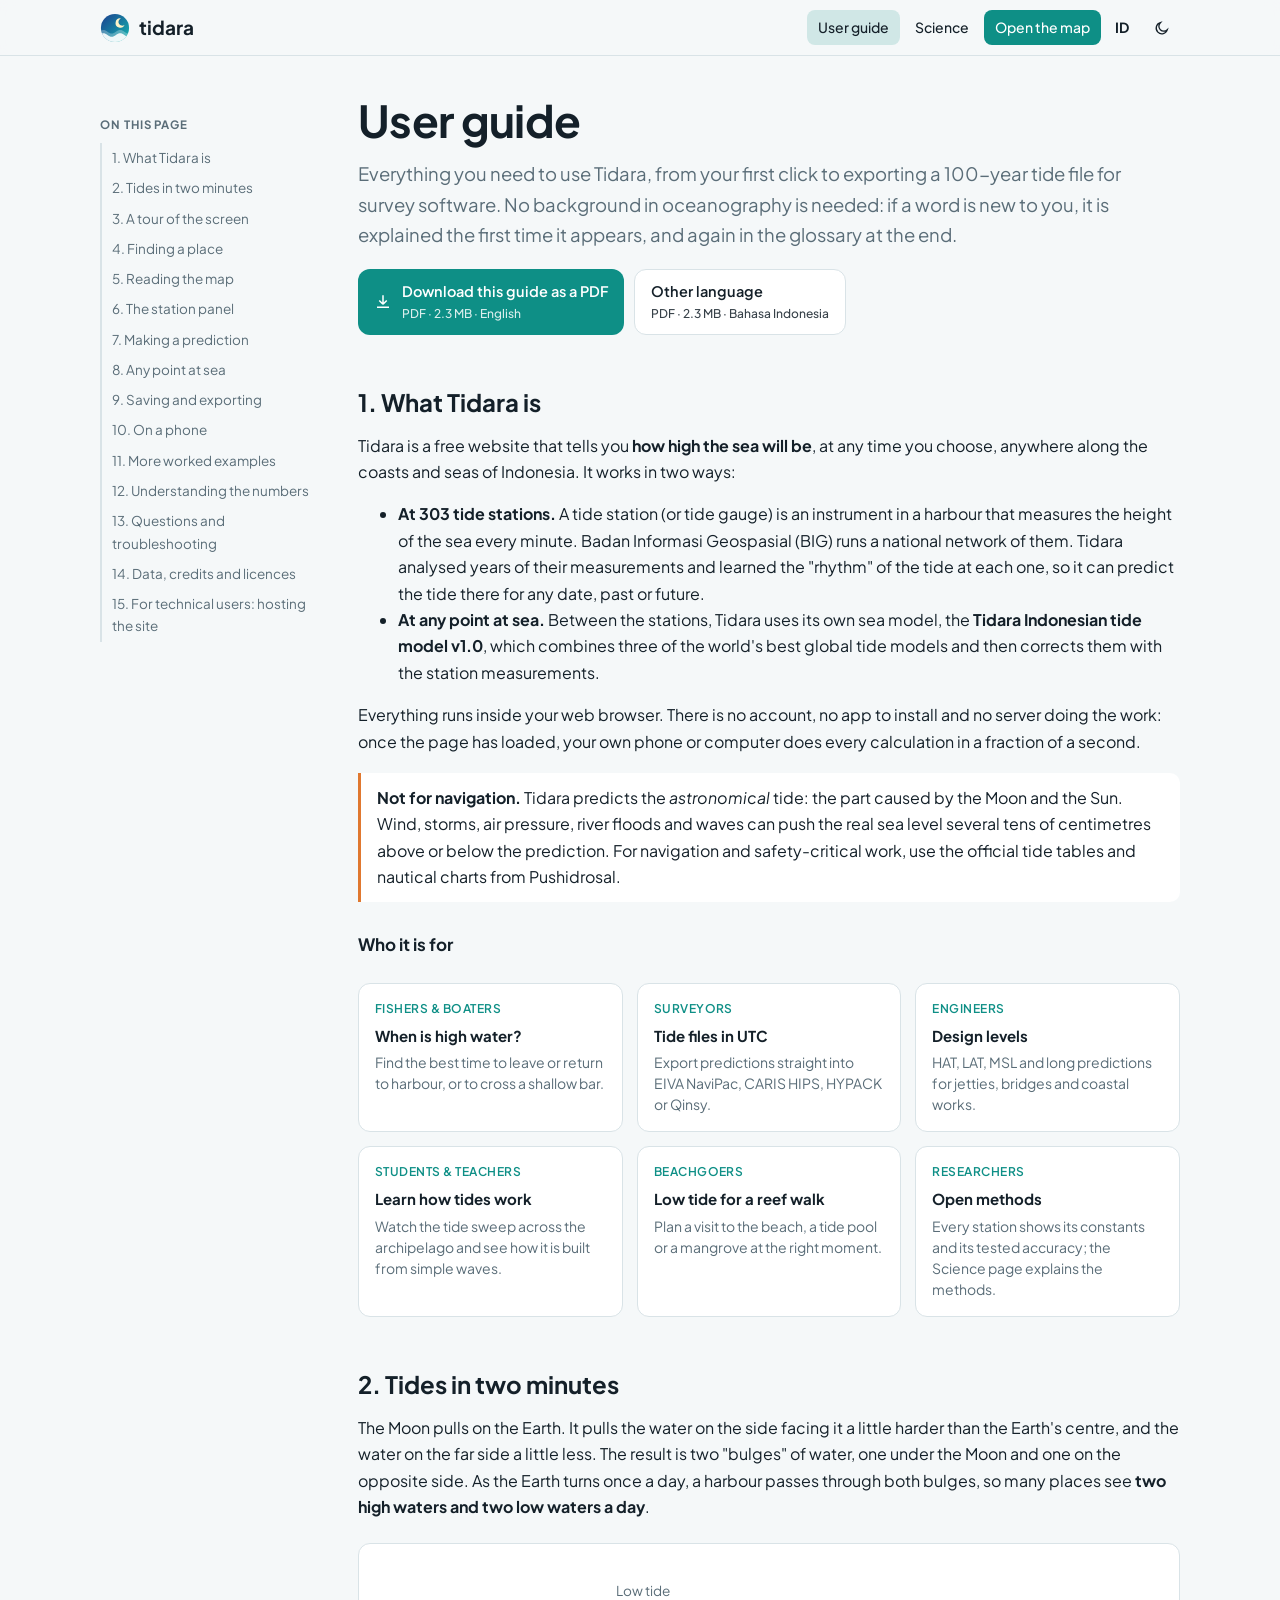
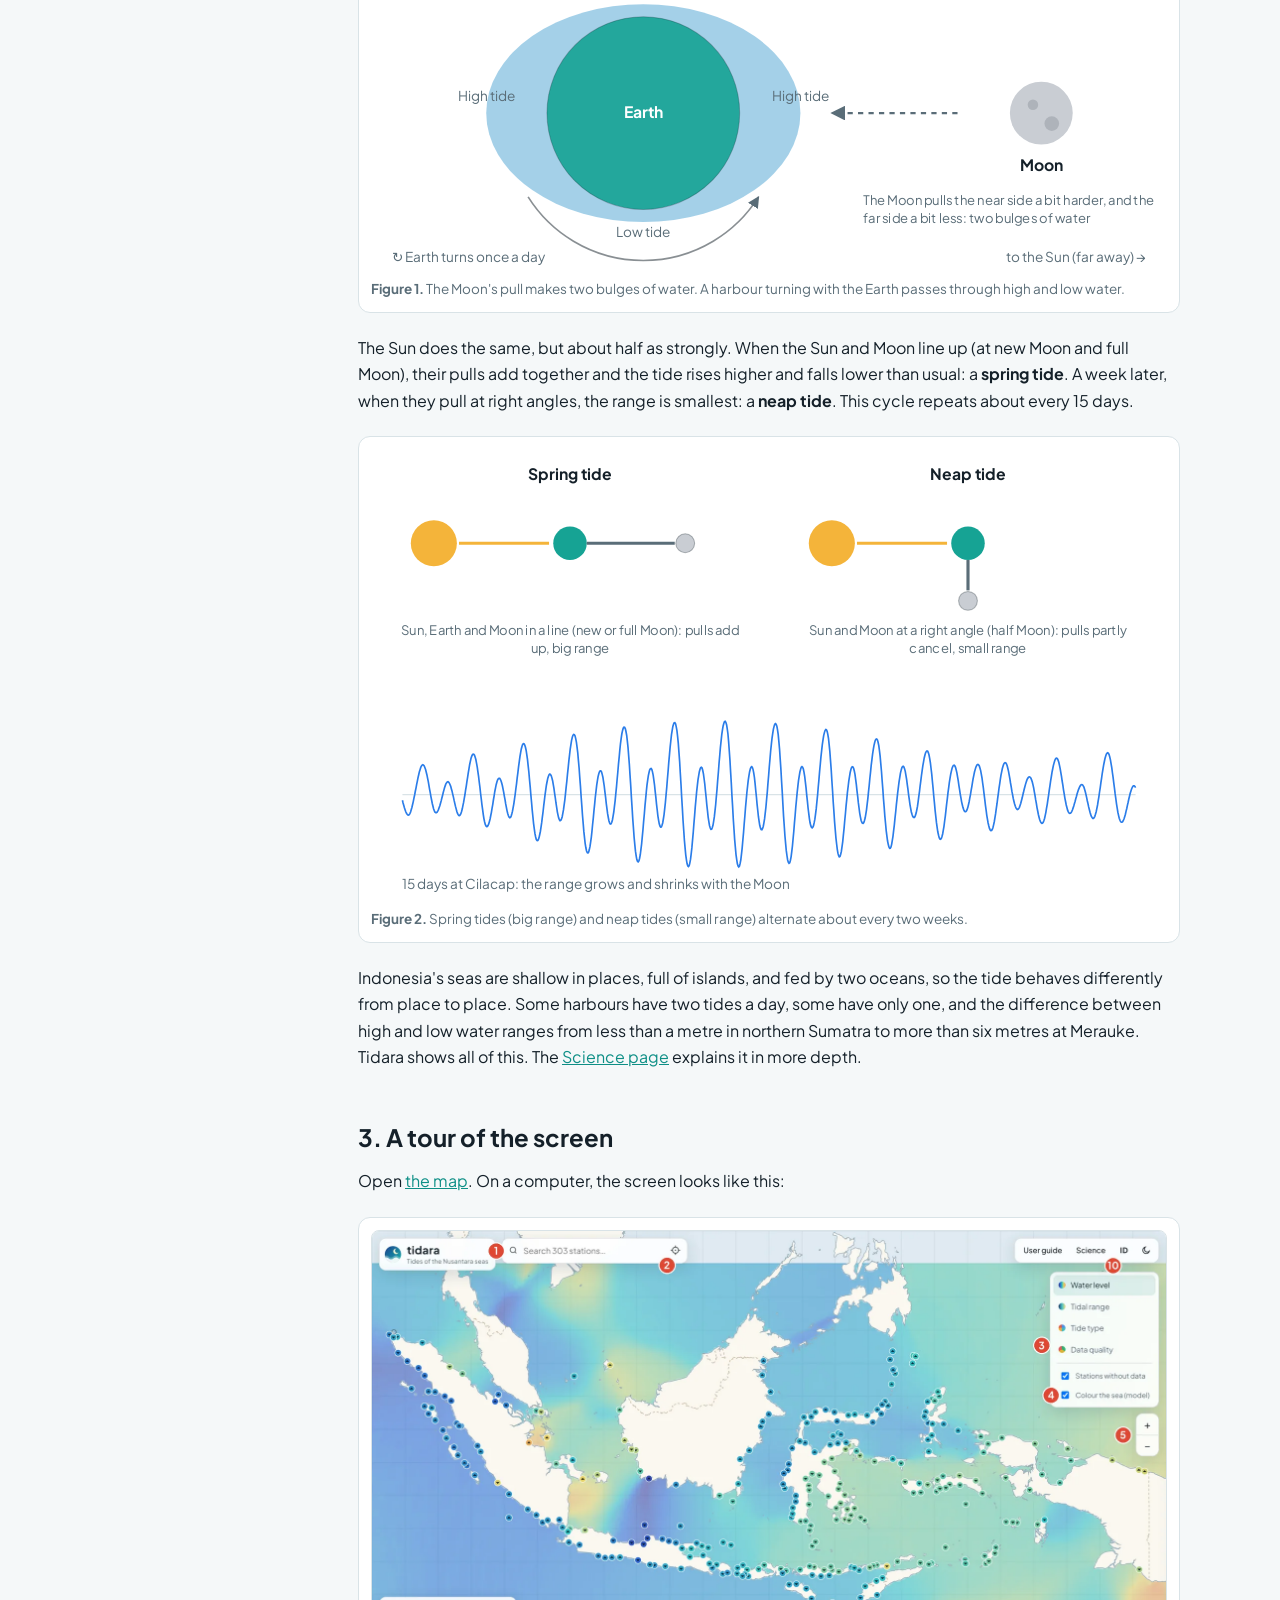
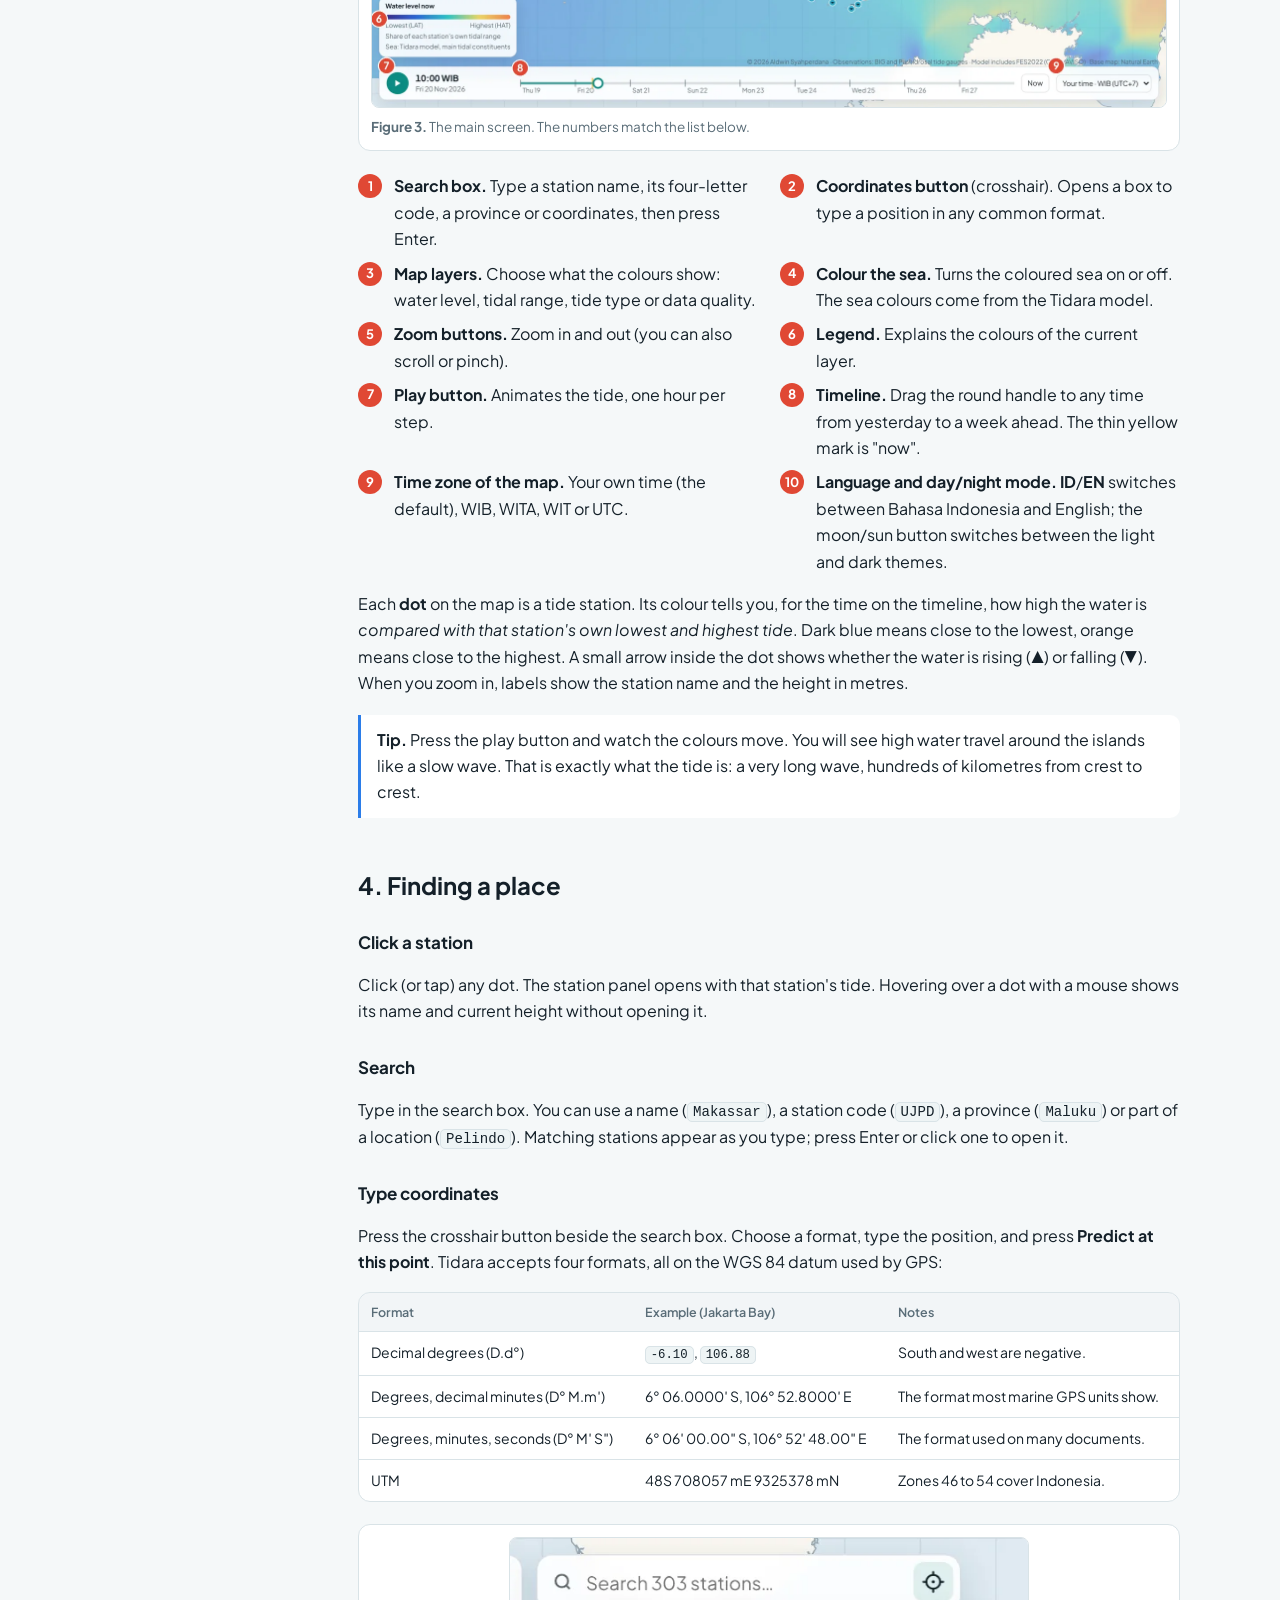
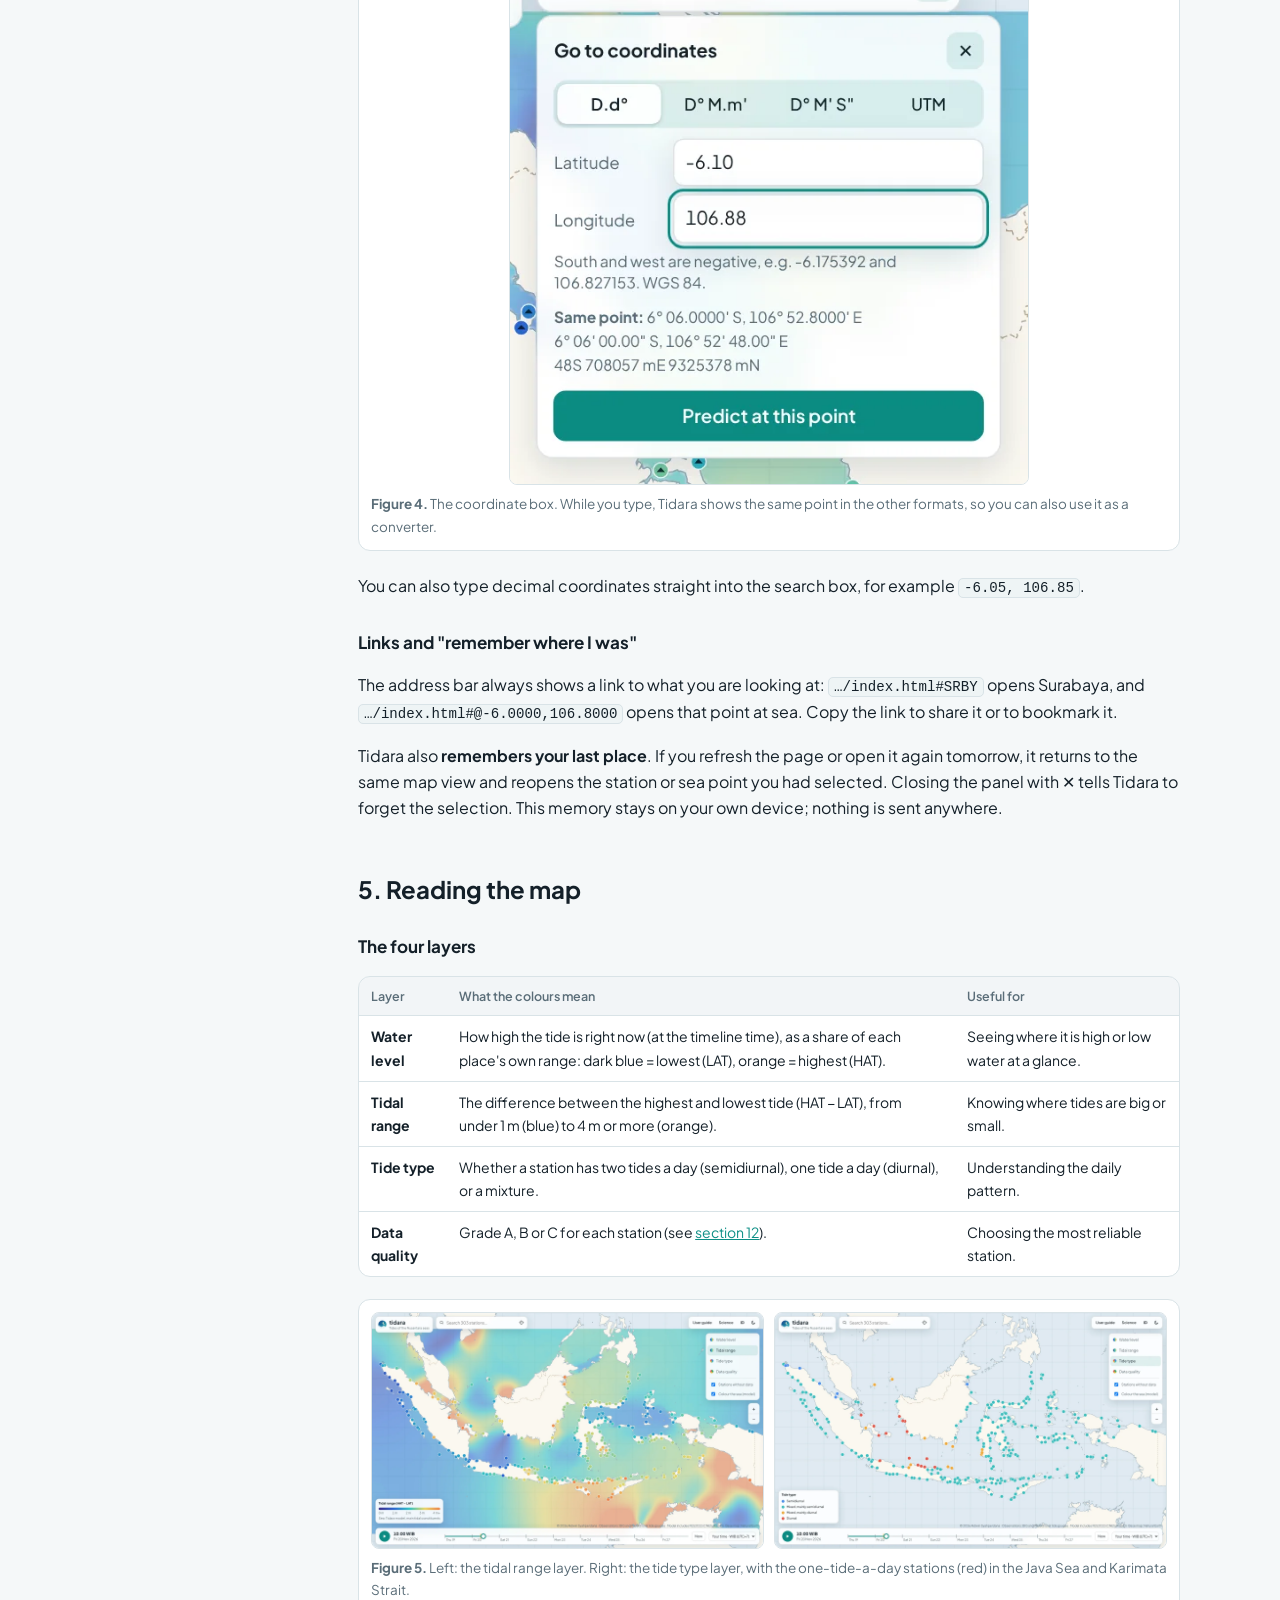
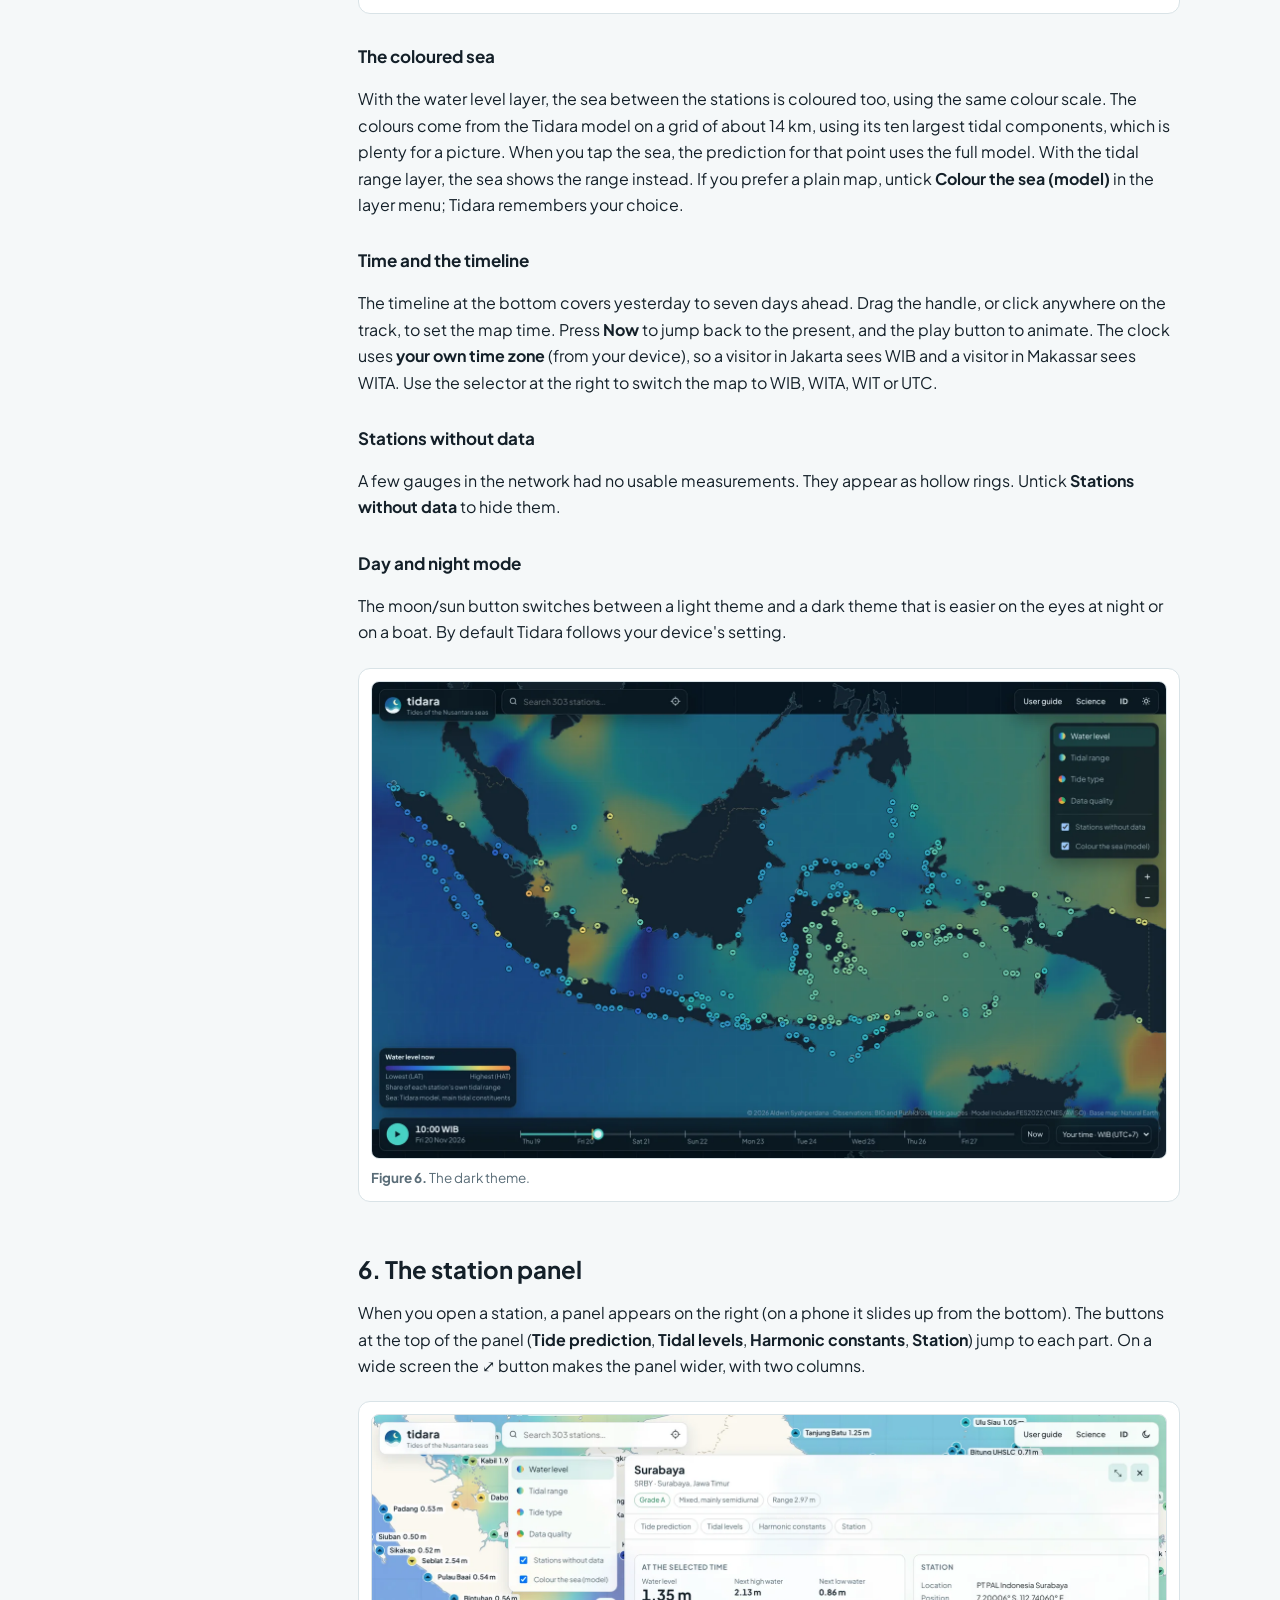
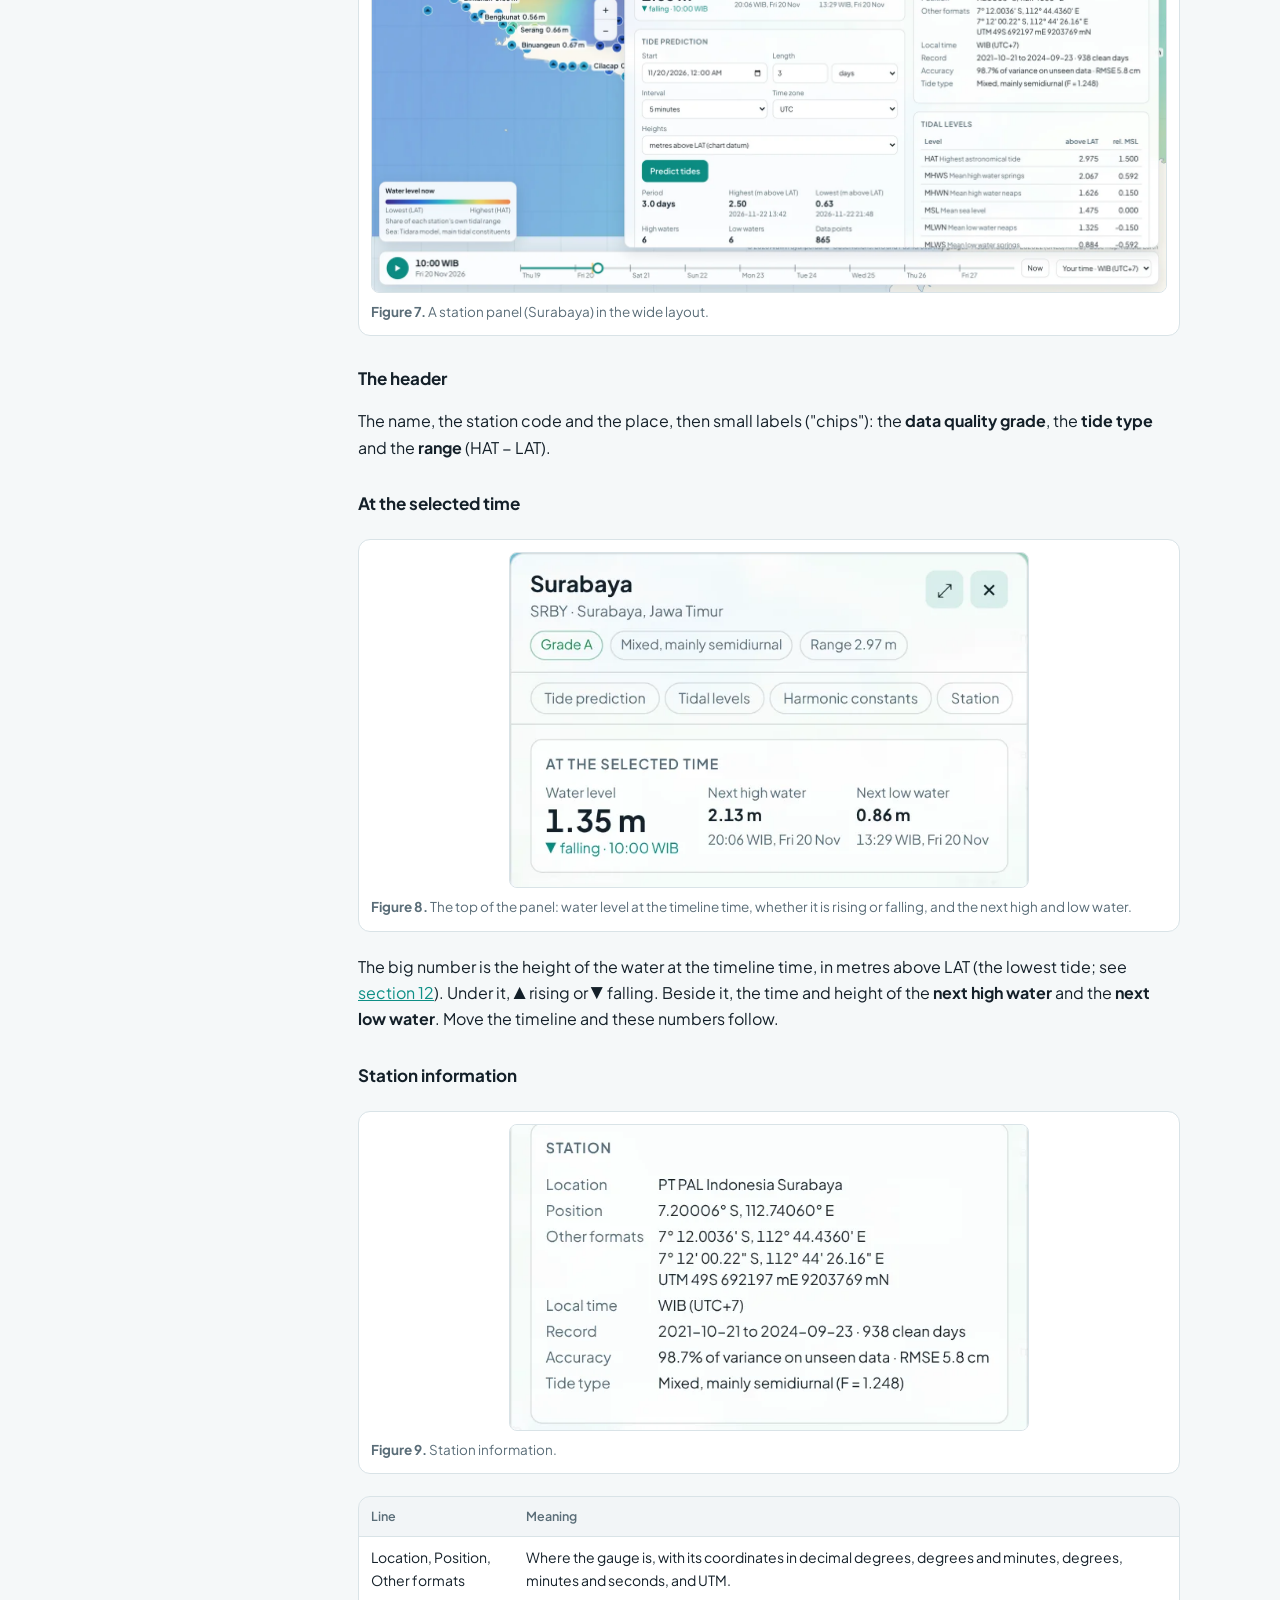
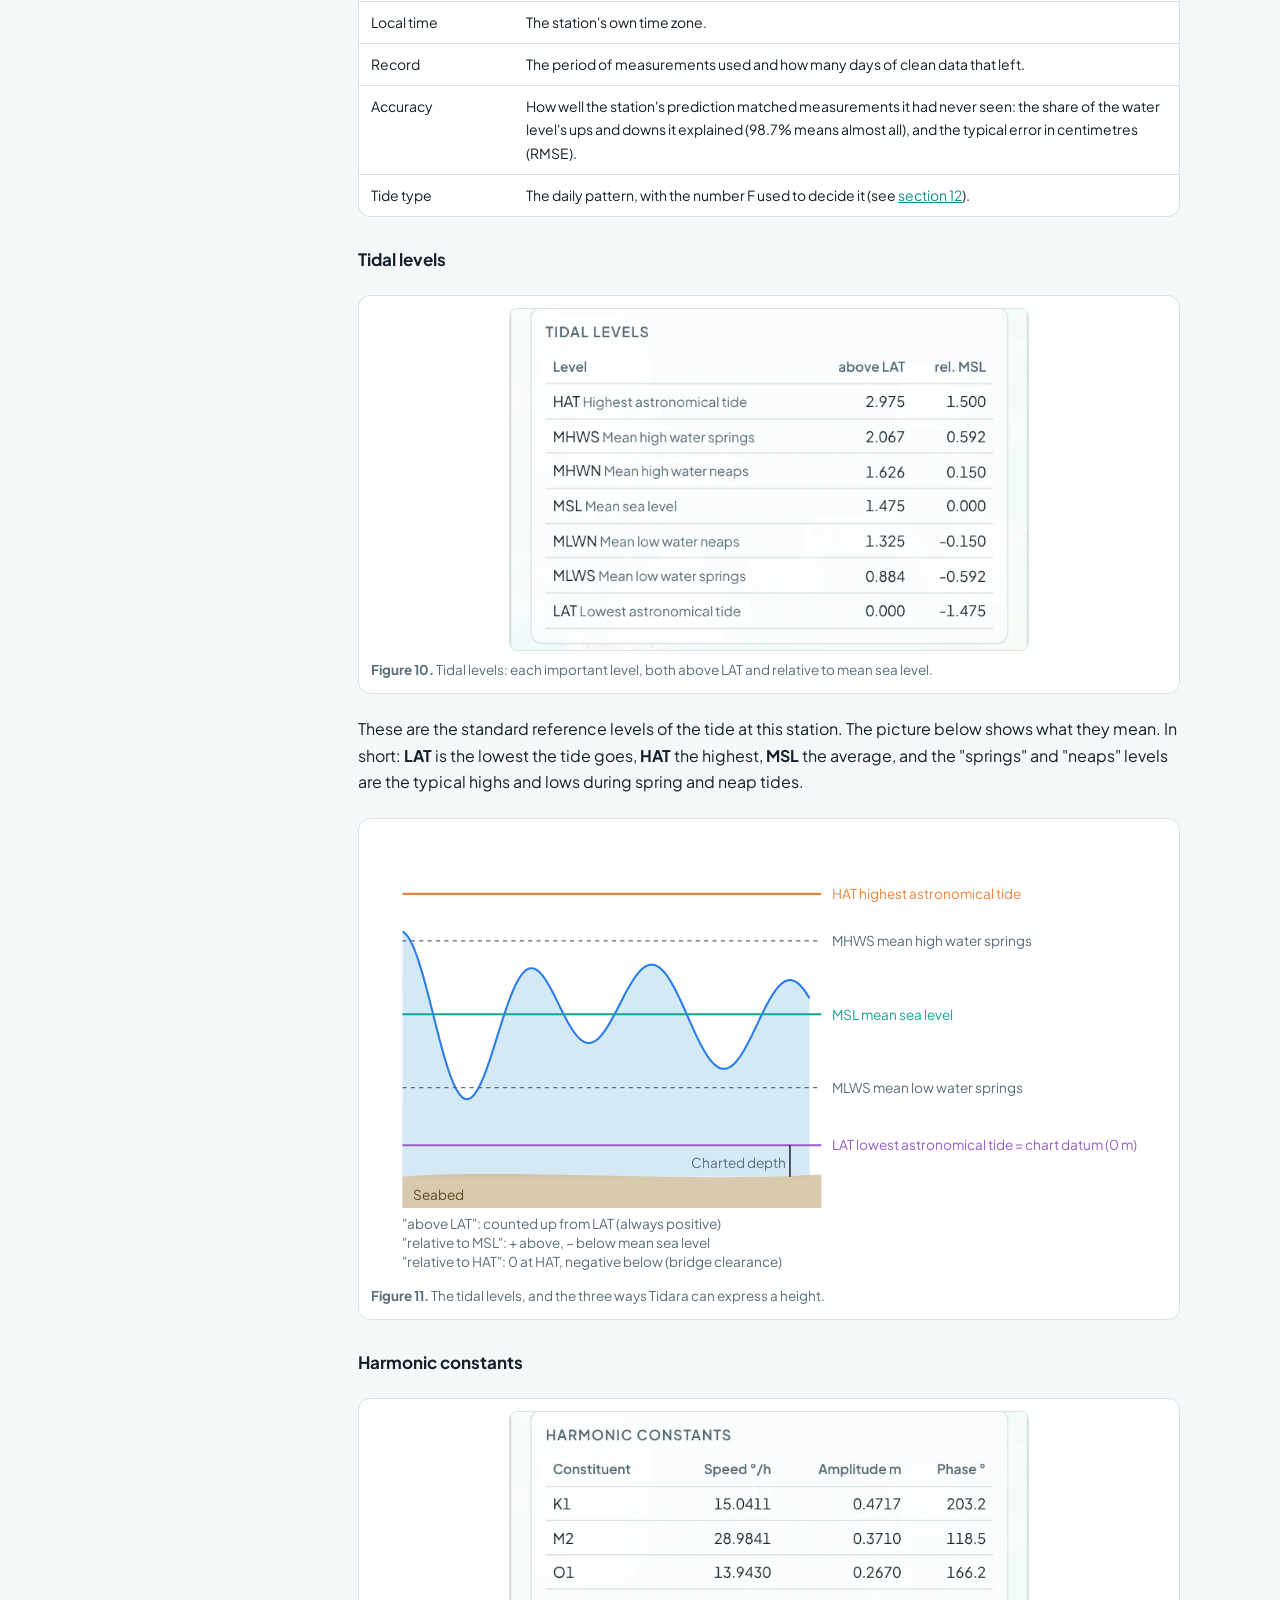
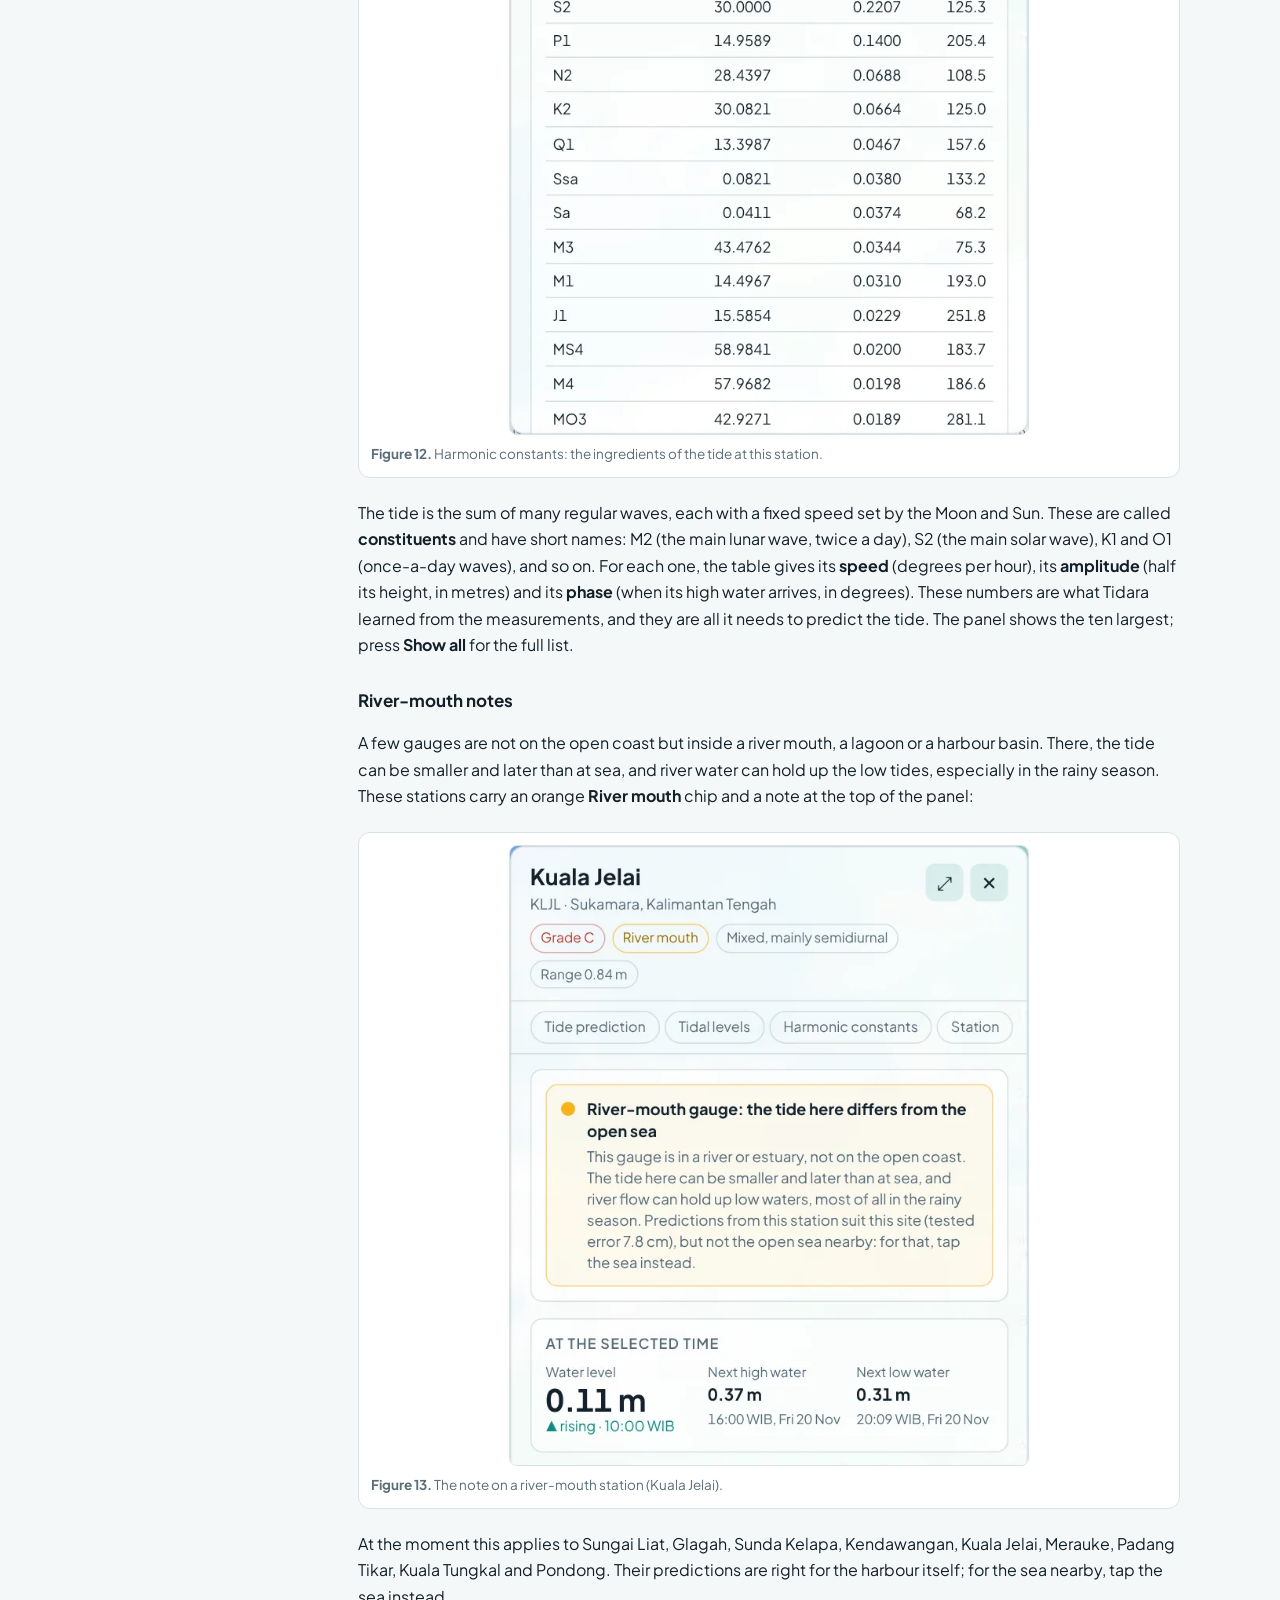
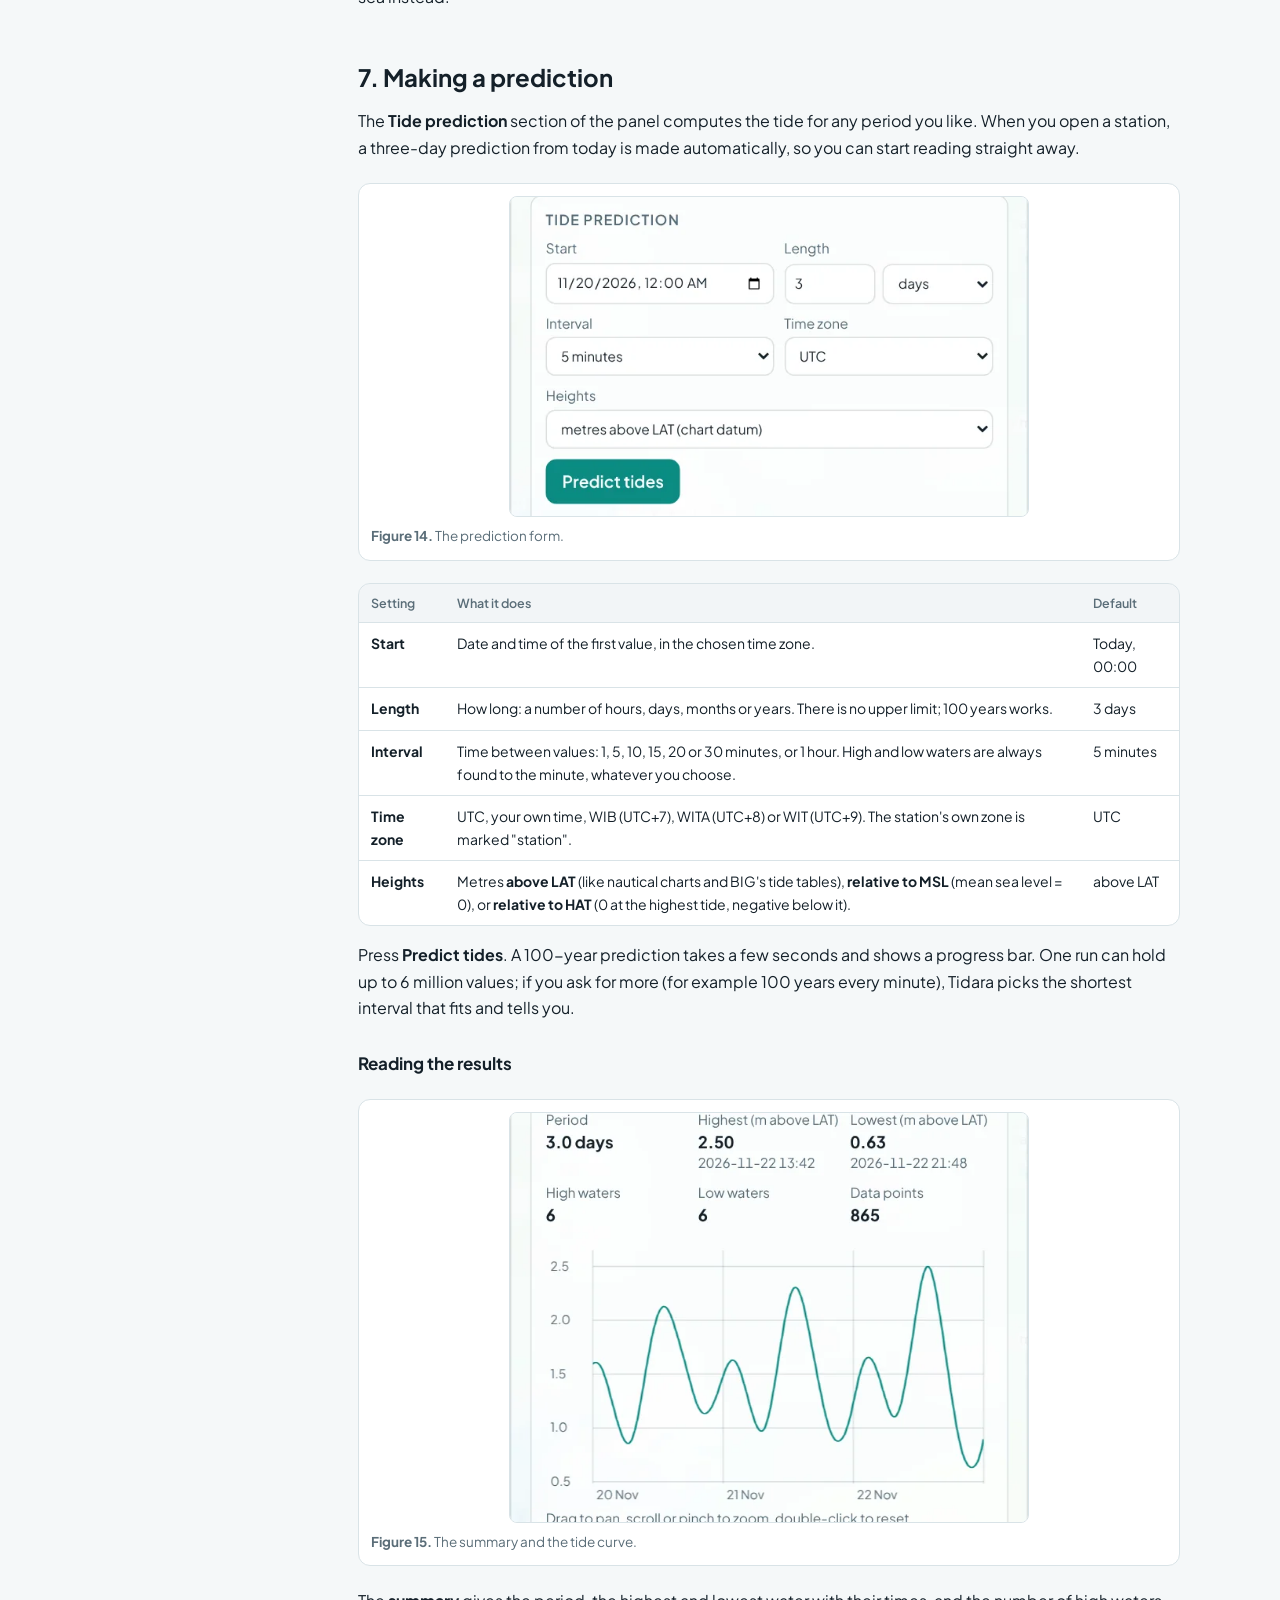
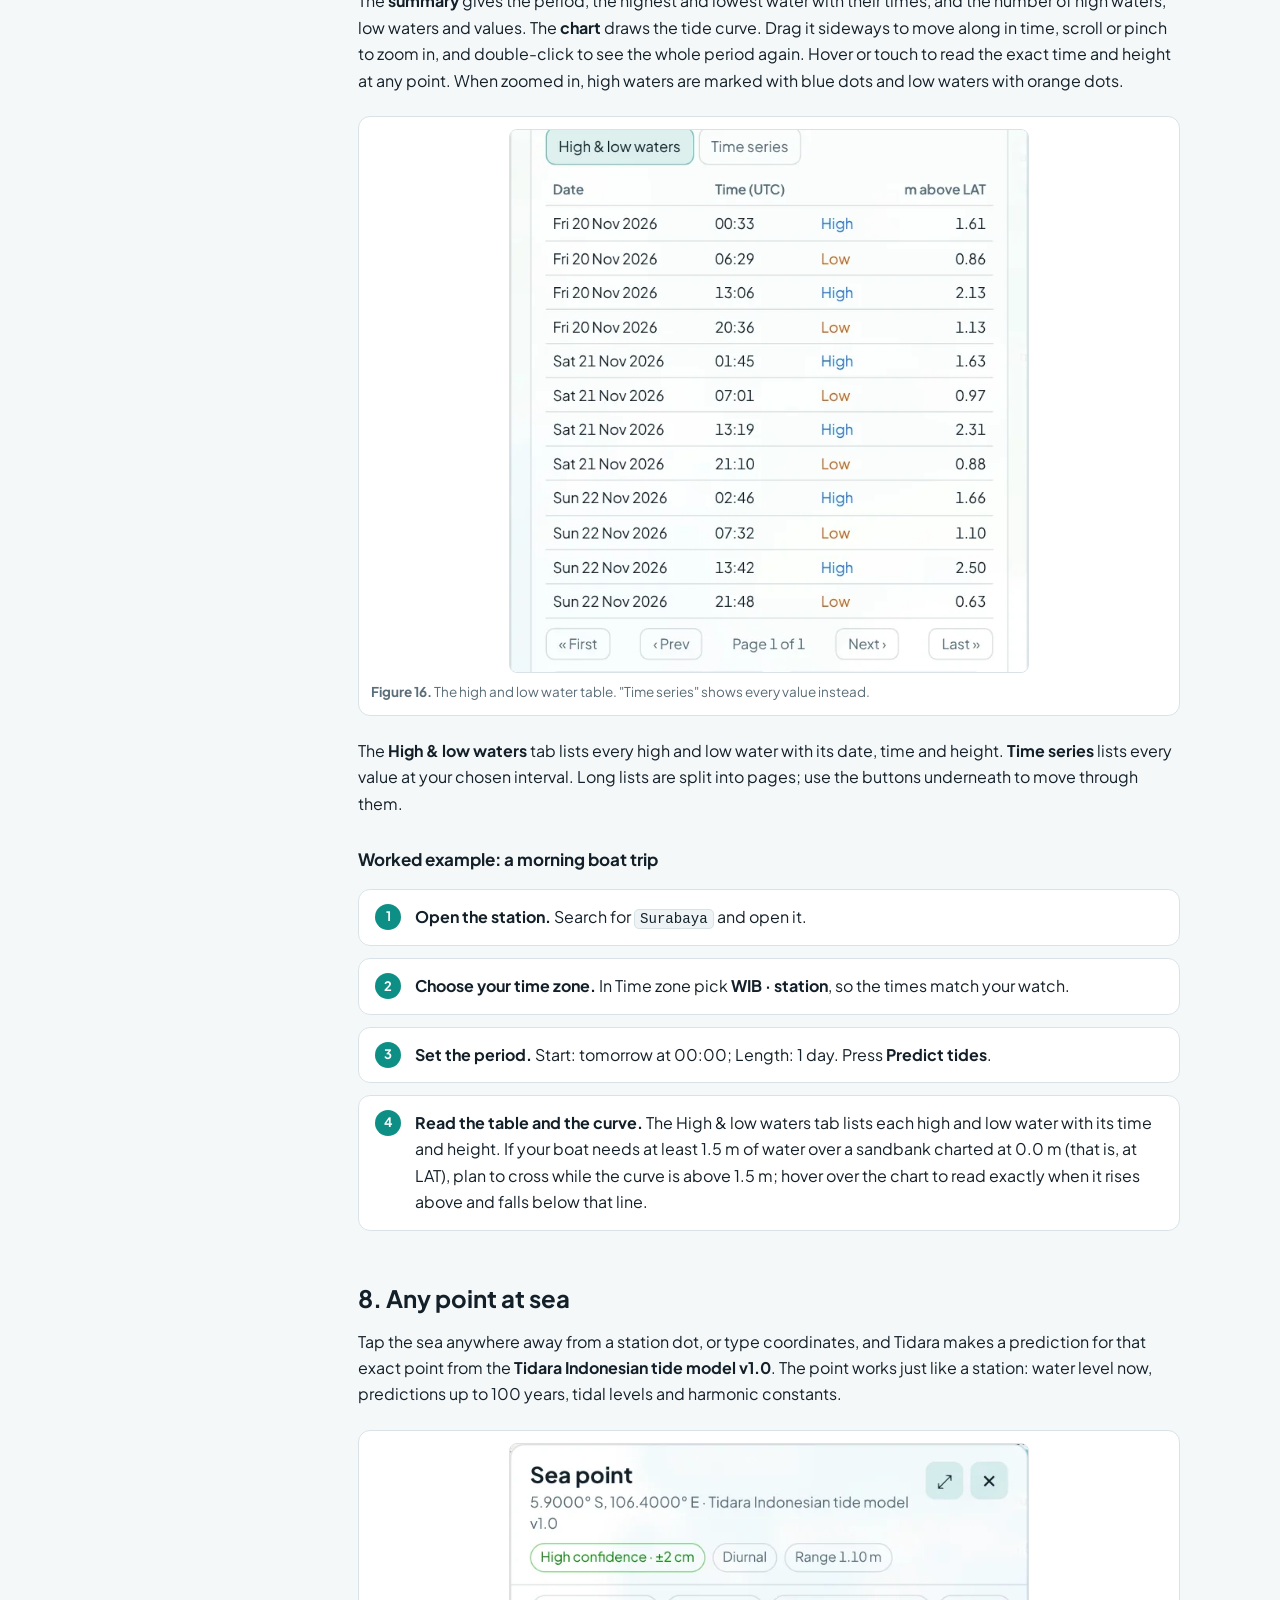
<file: guide.html>
<!DOCTYPE html>
<html lang="en">
<head>
<meta charset="utf-8">
<meta name="viewport" content="width=device-width, initial-scale=1">
<title>Tidara User Guide</title>
<meta name="description" content="How to use Tidara, the Indonesian tide prediction map.">
<link rel="icon" href="assets/logo.svg" type="image/svg+xml">
<script src="assets/prefs.js"></script>
<link rel="preconnect" href="https://fonts.googleapis.com">
<link rel="preconnect" href="https://fonts.gstatic.com" crossorigin>
<link href="https://fonts.googleapis.com/css2?family=Plus+Jakarta+Sans:wght@400;500;600;700&display=swap" rel="stylesheet">
<link rel="stylesheet" href="assets/site.css">
</head>
<body>
<header class="site"><div class="in">
  <a class="brand" href="index.html"><img src="assets/logo.svg" alt="">tidara</a>
  <nav><a href="guide.html" aria-current="page"><span data-l="en">User guide</span><span data-l="id">Panduan</span></a><a href="science.html"><span data-l="en">Science</span><span data-l="id">Sains</span></a><a class="cta" href="index.html"><span data-l="en">Open the map</span><span data-l="id">Buka peta</span></a><button class="js-lang" type="button">ID</button><button class="js-theme" type="button"></button></nav>
</div></header>

<div class="wrap" data-l="en">
  <aside class="toc">
    <b>On this page</b>
    <a href="#what">1. What Tidara is</a><a href="#tides">2. Tides in two minutes</a><a href="#tour">3. A tour of the screen</a><a href="#find">4. Finding a place</a><a href="#map">5. Reading the map</a><a href="#station">6. The station panel</a><a href="#predict">7. Making a prediction</a><a href="#seapoint">8. Any point at sea</a><a href="#export">9. Saving and exporting</a><a href="#phone">10. On a phone</a><a href="#examples">11. More worked examples</a><a href="#numbers">12. Understanding the numbers</a><a href="#faq">13. Questions and troubleshooting</a><a href="#credits">14. Data, credits and licences</a><a href="#hosting">15. For technical users: hosting the site</a>
  </aside>
  <main class="doc">
<h1>User guide</h1>
<p class="lede">Everything you need to use Tidara, from your first click to exporting a 100-year tide file for survey software. No background in oceanography is needed: if a word is new to you, it is explained the first time it appears, and again in the glossary at the end.</p>
<div class="dl"><a class="btn-dl" href="docs/Tidara_User_Guide_v1.1_EN.pdf" download><svg width="18" height="18" viewBox="0 0 24 24" fill="none" stroke="currentColor" stroke-width="2"><path d="M12 3v12m0 0 5-5m-5 5-5-5M4 19h16"/></svg><span>Download this guide as a PDF<small>PDF · 2.3 MB · English</small></span></a><a class="btn-dl ghost" href="docs/Tidara_Panduan_Pengguna_v1.1_ID.pdf" download><span>Other language<small>PDF · 2.3 MB · Bahasa Indonesia</small></span></a></div>

<h2 id="what">1. What Tidara is</h2>
<p>Tidara is a free website that tells you <b>how high the sea will be</b>, at any time you choose, anywhere along the coasts and seas of Indonesia. It works in two ways:</p>
<ul>
  <li><b>At 303 tide stations.</b> A tide station (or tide gauge) is an instrument in a harbour that measures the height of the sea every minute. Badan Informasi Geospasial (BIG) runs a national network of them. Tidara analysed years of their measurements and learned the "rhythm" of the tide at each one, so it can predict the tide there for any date, past or future.</li>
  <li><b>At any point at sea.</b> Between the stations, Tidara uses its own sea model, the <b>Tidara Indonesian tide model v1.0</b>, which combines three of the world's best global tide models and then corrects them with the station measurements.</li>
</ul>
<p>Everything runs inside your web browser. There is no account, no app to install and no server doing the work: once the page has loaded, your own phone or computer does every calculation in a fraction of a second.</p>
<div class="note warn"><b>Not for navigation.</b> Tidara predicts the <i>astronomical</i> tide: the part caused by the Moon and the Sun. Wind, storms, air pressure, river floods and waves can push the real sea level several tens of centimetres above or below the prediction. For navigation and safety-critical work, use the official tide tables and nautical charts from Pushidrosal.</div>

<h3>Who it is for</h3>
<div class="features">
  <div class="feat"><span class="k">FISHERS &amp; BOATERS</span><b>When is high water?</b><span>Find the best time to leave or return to harbour, or to cross a shallow bar.</span></div>
  <div class="feat"><span class="k">SURVEYORS</span><b>Tide files in UTC</b><span>Export predictions straight into EIVA NaviPac, CARIS HIPS, HYPACK or Qinsy.</span></div>
  <div class="feat"><span class="k">ENGINEERS</span><b>Design levels</b><span>HAT, LAT, MSL and long predictions for jetties, bridges and coastal works.</span></div>
  <div class="feat"><span class="k">STUDENTS &amp; TEACHERS</span><b>Learn how tides work</b><span>Watch the tide sweep across the archipelago and see how it is built from simple waves.</span></div>
  <div class="feat"><span class="k">BEACHGOERS</span><b>Low tide for a reef walk</b><span>Plan a visit to the beach, a tide pool or a mangrove at the right moment.</span></div>
  <div class="feat"><span class="k">RESEARCHERS</span><b>Open methods</b><span>Every station shows its constants and its tested accuracy; the Science page explains the methods.</span></div>
</div>

<h2 id="tides">2. Tides in two minutes</h2>
<p>The Moon pulls on the Earth. It pulls the water on the side facing it a little harder than the Earth's centre, and the water on the far side a little less. The result is two "bulges" of water, one under the Moon and one on the opposite side. As the Earth turns once a day, a harbour passes through both bulges, so many places see <b>two high waters and two low waters a day</b>.</p>
<figure class="ill"><svg class="ill" viewBox="0 0 760 300" role="img" aria-label="The Moon pulls the near side a bit harder, and the far side a bit less: two bulges of water" xmlns="http://www.w3.org/2000/svg" style="font-family:var(--font, 'Plus Jakarta Sans', sans-serif);width:100%;height:auto"><style>.t{fill:var(--ink);font-size:15px} .s{fill:var(--muted);font-size:13px} .b{font-weight:700} .c{text-anchor:middle} .e{text-anchor:end}</style><rect x="0" y="0" width="760" height="300" rx="14" fill="var(--surface)"/><ellipse cx="260" cy="150" rx="150" ry="104" fill="#5aa9d6" opacity=".55"/><circle cx="260" cy="150" r="92" fill="#16a394" opacity=".9"/><circle cx="260" cy="150" r="92" fill="none" stroke="var(--ink)" stroke-opacity=".25"/><text x="260" y="155" class="t b c" style="fill:#fff">Earth</text><circle cx="640" cy="150" r="30" fill="#c9cdd3"/><circle cx="632" cy="142" r="5" fill="#aeb3ba"/><circle cx="650" cy="160" r="7" fill="#aeb3ba"/><text x="640" y="205" class="t b c">Moon</text><text x="410" y="138" class="s c">High tide</text><text x="110" y="138" class="s c">High tide</text><text x="260" y="38" class="s c">Low tide</text><text x="260" y="268" class="s c">Low tide</text><path d="M560 150 L440 150" stroke="var(--muted)" stroke-width="2" stroke-dasharray="5 5" marker-end="url(#ar)"/><defs><marker id="ar" viewBox="0 0 10 10" refX="9" refY="5" markerWidth="7" markerHeight="7" orient="auto"><path d="M0 0 L10 5 L0 10 z" fill="var(--muted)"/></marker></defs><path d="M150 230 A130 130 0 0 0 370 230" fill="none" stroke="var(--ink)" stroke-opacity=".5" stroke-width="1.6" marker-end="url(#ar)"/><text x="20" y="292" class="s">↻ Earth turns once a day</text><text x="740" y="292" class="s e">to the Sun (far away) →</text><foreignObject x="470" y="225" width="280" height="70"><div xmlns="http://www.w3.org/1999/xhtml" style="font-size:12.5px;line-height:1.35;color:var(--muted)">The Moon pulls the near side a bit harder, and the far side a bit less: two bulges of water</div></foreignObject></svg><figcaption><b>Figure 1.</b> The Moon's pull makes two bulges of water. A harbour turning with the Earth passes through high and low water.</figcaption></figure>
<p>The Sun does the same, but about half as strongly. When the Sun and Moon line up (at new Moon and full Moon), their pulls add together and the tide rises higher and falls lower than usual: a <b>spring tide</b>. A week later, when they pull at right angles, the range is smallest: a <b>neap tide</b>. This cycle repeats about every 15 days.</p>
<figure class="ill"><svg class="ill" viewBox="0 0 760 430" role="img" aria-label="15 days at Cilacap: the range grows and shrinks with the Moon" xmlns="http://www.w3.org/2000/svg" style="font-family:var(--font, 'Plus Jakarta Sans', sans-serif);width:100%;height:auto"><style>.t{fill:var(--ink);font-size:15px} .s{fill:var(--muted);font-size:13px} .b{font-weight:700} .c{text-anchor:middle} .e{text-anchor:end}</style><rect x="0" y="0" width="760" height="430" rx="14" fill="var(--surface)"/><text x="190" y="30" class="t b c">Spring tide</text><circle cx="60" cy="90" r="22" fill="#f4b43a"/><circle cx="190" cy="90" r="16" fill="#16a394"/><circle cx="300" cy="90" r="9" fill="#c9cdd3" stroke="var(--ink)" stroke-opacity=".3"/><path d="M84 90 L170 90" stroke="#f4b43a" stroke-width="3"/><path d="M206 90 L290 90" stroke="var(--muted)" stroke-width="3"/><foreignObject x="20" y="165" width="340" height="60"><div xmlns="http://www.w3.org/1999/xhtml" style="font-size:12.5px;line-height:1.35;color:var(--muted);text-align:center">Sun, Earth and Moon in a line (new or full Moon): pulls add up, big range</div></foreignObject><text x="570" y="30" class="t b c">Neap tide</text><circle cx="440" cy="90" r="22" fill="#f4b43a"/><circle cx="570" cy="90" r="16" fill="#16a394"/><circle cx="570" cy="145" r="9" fill="#c9cdd3" stroke="var(--ink)" stroke-opacity=".3"/><path d="M464 90 L550 90" stroke="#f4b43a" stroke-width="3"/><path d="M570 106 L570 135" stroke="var(--muted)" stroke-width="3"/><foreignObject x="400" y="165" width="340" height="60"><div xmlns="http://www.w3.org/1999/xhtml" style="font-size:12.5px;line-height:1.35;color:var(--muted);text-align:center">Sun and Moon at a right angle (half Moon): pulls partly cancel, small range</div></foreignObject><line x1="30" y1="330" x2="730" y2="330" stroke="var(--line)"/><path d="M30.0,335.4 L30.6,338.0 L31.3,340.4 L31.9,342.6 L32.6,344.6 L33.2,346.4 L33.9,347.8 L34.5,348.8 L35.2,349.4 L35.8,349.6 L36.5,349.1 L37.1,348.1 L37.8,346.6 L38.4,344.5 L39.1,342.1 L39.7,339.4 L40.4,336.4 L41.0,333.3 L41.7,330.1 L42.3,326.8 L43.0,323.5 L43.6,320.2 L44.3,316.9 L44.9,313.8 L45.6,310.8 L46.2,308.1 L46.9,305.9 L47.5,304.0 L48.2,302.6 L48.8,301.8 L49.5,301.5 L50.1,301.8 L50.8,302.7 L51.4,304.1 L52.1,306.0 L52.7,308.4 L53.4,311.2 L54.0,314.3 L54.7,317.6 L55.3,321.1 L55.9,324.7 L56.6,328.4 L57.2,331.9 L57.9,335.4 L58.5,338.5 L59.2,341.4 L59.8,343.7 L60.5,345.5 L61.1,346.7 L61.8,347.3 L62.4,347.3 L63.1,346.7 L63.7,345.7 L64.4,344.3 L65.0,342.6 L65.7,340.6 L66.3,338.4 L67.0,336.0 L67.6,333.5 L68.3,330.9 L68.9,328.2 L69.6,325.7 L70.2,323.4 L70.9,321.4 L71.5,319.7 L72.2,318.6 L72.8,317.9 L73.5,317.7 L74.1,318.1 L74.8,319.0 L75.4,320.3 L76.1,322.1 L76.7,324.3 L77.4,326.8 L78.0,329.5 L78.7,332.4 L79.3,335.3 L80.0,338.3 L80.6,341.0 L81.3,343.6 L81.9,345.9 L82.5,347.8 L83.2,349.1 L83.8,349.9 L84.5,350.0 L85.1,349.4 L85.8,348.2 L86.4,346.3 L87.1,343.8 L87.7,340.8 L88.4,337.4 L89.0,333.8 L89.7,329.9 L90.3,325.8 L91.0,321.6 L91.6,317.3 L92.3,313.0 L92.9,308.9 L93.6,304.9 L94.2,301.2 L94.9,298.0 L95.5,295.3 L96.2,293.3 L96.8,292.0 L97.5,291.4 L98.1,291.5 L98.8,292.4 L99.4,294.1 L100.1,296.5 L100.7,299.6 L101.4,303.4 L102.0,307.7 L102.7,312.5 L103.3,317.7 L104.0,323.1 L104.6,328.7 L105.3,334.2 L105.9,339.5 L106.6,344.5 L107.2,349.0 L107.8,352.9 L108.5,356.1 L109.1,358.4 L109.8,359.9 L110.4,360.5 L111.1,360.4 L111.7,359.5 L112.4,358.0 L113.0,355.9 L113.7,353.3 L114.3,350.2 L115.0,346.7 L115.6,343.0 L116.3,339.0 L116.9,334.9 L117.6,330.9 L118.2,327.0 L118.9,323.5 L119.5,320.5 L120.2,318.0 L120.8,316.1 L121.5,314.9 L122.1,314.4 L122.8,314.5 L123.4,315.3 L124.1,316.7 L124.7,318.7 L125.4,321.3 L126.0,324.3 L126.7,327.8 L127.3,331.4 L128.0,335.1 L128.6,338.9 L129.3,342.4 L129.9,345.5 L130.6,348.2 L131.2,350.2 L131.9,351.5 L132.5,352.1 L133.2,351.7 L133.8,350.5 L134.4,348.5 L135.1,345.8 L135.7,342.4 L136.4,338.5 L137.0,334.2 L137.7,329.4 L138.3,324.4 L139.0,319.2 L139.6,313.8 L140.3,308.5 L140.9,303.2 L141.6,298.2 L142.2,293.7 L142.9,289.7 L143.5,286.4 L144.2,283.8 L144.8,282.2 L145.5,281.4 L146.1,281.5 L146.8,282.6 L147.4,284.6 L148.1,287.6 L148.7,291.5 L149.4,296.4 L150.0,302.0 L150.7,308.4 L151.3,315.3 L152.0,322.6 L152.6,330.0 L153.3,337.5 L153.9,344.6 L154.6,351.4 L155.2,357.4 L155.9,362.7 L156.5,367.1 L157.2,370.4 L157.8,372.7 L158.5,373.8 L159.1,373.9 L159.7,373.1 L160.4,371.3 L161.0,368.6 L161.7,365.2 L162.3,361.2 L163.0,356.5 L163.6,351.5 L164.3,346.1 L164.9,340.6 L165.6,335.1 L166.2,329.9 L166.9,325.1 L167.5,320.8 L168.2,317.2 L168.8,314.3 L169.5,312.2 L170.1,310.9 L170.8,310.4 L171.4,310.8 L172.1,312.0 L172.7,314.0 L173.4,316.7 L174.0,320.2 L174.7,324.3 L175.3,328.7 L176.0,333.4 L176.6,338.0 L177.3,342.4 L177.9,346.4 L178.6,349.8 L179.2,352.4 L179.9,354.1 L180.5,354.9 L181.2,354.6 L181.8,353.4 L182.5,351.3 L183.1,348.2 L183.8,344.4 L184.4,339.8 L185.1,334.7 L185.7,329.1 L186.3,323.1 L187.0,316.8 L187.6,310.4 L188.3,304.0 L188.9,297.8 L189.6,291.9 L190.2,286.6 L190.9,282.0 L191.5,278.2 L192.2,275.3 L192.8,273.4 L193.5,272.5 L194.1,272.7 L194.8,273.9 L195.4,276.3 L196.1,279.8 L196.7,284.4 L197.4,290.2 L198.0,297.0 L198.7,304.8 L199.3,313.3 L200.0,322.3 L200.6,331.5 L201.3,340.7 L201.9,349.5 L202.6,357.7 L203.2,365.1 L203.9,371.6 L204.5,376.9 L205.2,381.0 L205.8,383.8 L206.5,385.4 L207.1,385.7 L207.8,384.8 L208.4,382.7 L209.1,379.5 L209.7,375.3 L210.4,370.3 L211.0,364.6 L211.6,358.3 L212.3,351.7 L212.9,345.0 L213.6,338.3 L214.2,332.0 L214.9,326.1 L215.5,320.9 L216.2,316.4 L216.8,312.8 L217.5,310.1 L218.1,308.2 L218.8,307.3 L219.4,307.3 L220.1,308.3 L220.7,310.4 L221.4,313.4 L222.0,317.3 L222.7,322.0 L223.3,327.2 L224.0,332.7 L224.6,338.3 L225.3,343.5 L225.9,348.2 L226.6,352.1 L227.2,355.2 L227.9,357.2 L228.5,358.1 L229.2,357.9 L229.8,356.6 L230.5,354.2 L231.1,350.8 L231.8,346.6 L232.4,341.5 L233.1,335.7 L233.7,329.3 L234.4,322.4 L235.0,315.3 L235.7,307.9 L236.3,300.7 L237.0,293.7 L237.6,287.1 L238.2,281.2 L238.9,276.1 L239.5,271.9 L240.2,268.7 L240.8,266.6 L241.5,265.6 L242.1,265.7 L242.8,267.0 L243.4,269.5 L244.1,273.3 L244.7,278.5 L245.4,285.0 L246.0,292.8 L246.7,301.7 L247.3,311.4 L248.0,321.8 L248.6,332.4 L249.3,342.9 L249.9,352.9 L250.6,362.3 L251.2,370.7 L251.9,378.0 L252.5,384.0 L253.2,388.7 L253.8,392.0 L254.5,393.8 L255.1,394.2 L255.8,393.3 L256.4,391.0 L257.1,387.4 L257.7,382.6 L258.4,376.9 L259.0,370.3 L259.7,363.1 L260.3,355.6 L261.0,348.0 L261.6,340.5 L262.3,333.4 L262.9,326.8 L263.5,321.0 L264.2,316.0 L264.8,311.9 L265.5,308.7 L266.1,306.4 L266.8,305.2 L267.4,305.0 L268.1,306.0 L268.7,308.0 L269.4,311.3 L270.0,315.6 L270.7,320.8 L271.3,326.6 L272.0,332.8 L272.6,339.0 L273.3,344.9 L273.9,350.2 L274.6,354.5 L275.2,357.9 L275.9,360.0 L276.5,361.0 L277.2,360.9 L277.8,359.5 L278.5,357.1 L279.1,353.5 L279.8,349.0 L280.4,343.6 L281.1,337.3 L281.7,330.4 L282.4,322.9 L283.0,315.1 L283.7,307.1 L284.3,299.2 L285.0,291.6 L285.6,284.6 L286.3,278.3 L286.9,272.8 L287.6,268.4 L288.2,264.9 L288.9,262.6 L289.5,261.4 L290.1,261.3 L290.8,262.5 L291.4,265.0 L292.1,268.9 L292.7,274.2 L293.4,281.1 L294.0,289.4 L294.7,298.9 L295.3,309.4 L296.0,320.6 L296.6,332.1 L297.3,343.4 L297.9,354.2 L298.6,364.3 L299.2,373.3 L299.9,381.1 L300.5,387.5 L301.2,392.5 L301.8,396.1 L302.5,398.2 L303.1,398.7 L303.8,397.8 L304.4,395.4 L305.1,391.6 L305.7,386.6 L306.4,380.4 L307.0,373.4 L307.7,365.7 L308.3,357.7 L309.0,349.6 L309.6,341.7 L310.3,334.2 L310.9,327.4 L311.6,321.2 L312.2,316.0 L312.9,311.6 L313.5,308.1 L314.2,305.6 L314.8,304.1 L315.4,303.8 L316.1,304.6 L316.7,306.7 L317.4,310.1 L318.0,314.6 L318.7,320.1 L319.3,326.3 L320.0,333.0 L320.6,339.6 L321.3,345.8 L321.9,351.4 L322.6,356.1 L323.2,359.6 L323.9,361.9 L324.5,363.1 L325.2,363.0 L325.8,361.7 L326.5,359.3 L327.1,355.8 L327.8,351.3 L328.4,345.8 L329.1,339.4 L329.7,332.2 L330.4,324.5 L331.0,316.4 L331.7,308.2 L332.3,300.0 L333.0,292.2 L333.6,284.9 L334.3,278.4 L334.9,272.7 L335.6,268.0 L336.2,264.4 L336.9,261.8 L337.5,260.3 L338.2,260.0 L338.8,260.9 L339.5,263.2 L340.1,266.9 L340.8,272.1 L341.4,278.9 L342.0,287.2 L342.7,296.9 L343.3,307.6 L344.0,319.0 L344.6,330.7 L345.3,342.2 L345.9,353.3 L346.6,363.5 L347.2,372.7 L347.9,380.6 L348.5,387.2 L349.2,392.3 L349.8,396.1 L350.5,398.3 L351.1,399.0 L351.8,398.2 L352.4,395.9 L353.1,392.2 L353.7,387.1 L354.4,380.9 L355.0,373.8 L355.7,366.1 L356.3,358.0 L357.0,349.9 L357.6,342.0 L358.3,334.5 L358.9,327.7 L359.6,321.5 L360.2,316.1 L360.9,311.6 L361.5,308.1 L362.2,305.4 L362.8,303.8 L363.5,303.3 L364.1,304.1 L364.8,306.1 L365.4,309.3 L366.1,313.8 L366.7,319.3 L367.3,325.6 L368.0,332.3 L368.6,339.0 L369.3,345.4 L369.9,351.1 L370.6,355.8 L371.2,359.5 L371.9,362.0 L372.5,363.3 L373.2,363.5 L373.8,362.5 L374.5,360.4 L375.1,357.2 L375.8,353.0 L376.4,347.7 L377.1,341.6 L377.7,334.7 L378.4,327.1 L379.0,319.2 L379.7,311.1 L380.3,303.1 L381.0,295.3 L381.6,288.1 L382.3,281.6 L382.9,276.0 L383.6,271.2 L384.2,267.4 L384.9,264.6 L385.5,262.8 L386.2,262.2 L386.8,262.7 L387.5,264.6 L388.1,267.9 L388.8,272.7 L389.4,279.1 L390.1,286.9 L390.7,296.1 L391.4,306.4 L392.0,317.3 L392.7,328.6 L393.3,339.8 L393.9,350.5 L394.6,360.4 L395.2,369.3 L395.9,377.0 L396.5,383.5 L397.2,388.6 L397.8,392.4 L398.5,394.7 L399.1,395.6 L399.8,395.0 L400.4,392.9 L401.1,389.4 L401.7,384.7 L402.4,378.8 L403.0,372.1 L403.7,364.7 L404.3,357.0 L405.0,349.2 L405.6,341.6 L406.3,334.4 L406.9,327.8 L407.6,321.7 L408.2,316.5 L408.9,312.0 L409.5,308.4 L410.2,305.7 L410.8,303.9 L411.5,303.3 L412.1,303.8 L412.8,305.6 L413.4,308.5 L414.1,312.7 L414.7,317.9 L415.4,323.8 L416.0,330.2 L416.7,336.6 L417.3,342.8 L418.0,348.4 L418.6,353.1 L419.2,356.9 L419.9,359.6 L420.5,361.2 L421.2,361.7 L421.8,361.2 L422.5,359.6 L423.1,357.0 L423.8,353.4 L424.4,348.9 L425.1,343.4 L425.7,337.2 L426.4,330.3 L427.0,323.0 L427.7,315.5 L428.3,308.0 L429.0,300.8 L429.6,294.0 L430.3,287.8 L430.9,282.3 L431.6,277.6 L432.2,273.7 L432.9,270.8 L433.5,268.8 L434.2,267.9 L434.8,268.1 L435.5,269.5 L436.1,272.2 L436.8,276.4 L437.4,282.0 L438.1,288.9 L438.7,297.1 L439.4,306.4 L440.0,316.3 L440.7,326.6 L441.3,336.8 L442.0,346.6 L442.6,355.8 L443.3,364.1 L443.9,371.3 L444.6,377.4 L445.2,382.2 L445.8,385.9 L446.5,388.2 L447.1,389.3 L447.8,388.9 L448.4,387.2 L449.1,384.2 L449.7,380.0 L450.4,374.8 L451.0,368.7 L451.7,362.0 L452.3,354.9 L453.0,347.8 L453.6,340.8 L454.3,334.0 L454.9,327.7 L455.6,322.0 L456.2,316.9 L456.9,312.5 L457.5,308.9 L458.2,306.1 L458.8,304.2 L459.5,303.3 L460.1,303.5 L460.8,304.8 L461.4,307.2 L462.1,310.7 L462.7,315.2 L463.4,320.4 L464.0,326.1 L464.7,332.0 L465.3,337.7 L466.0,343.0 L466.6,347.6 L467.3,351.4 L467.9,354.4 L468.6,356.3 L469.2,357.4 L469.9,357.5 L470.5,356.7 L471.1,355.0 L471.8,352.4 L472.4,348.9 L473.1,344.5 L473.7,339.3 L474.4,333.6 L475.0,327.4 L475.7,320.9 L476.3,314.4 L477.0,308.0 L477.6,301.9 L478.3,296.3 L478.9,291.3 L479.6,286.8 L480.2,283.2 L480.9,280.2 L481.5,278.2 L482.2,277.0 L482.8,276.8 L483.5,277.7 L484.1,279.8 L484.8,283.1 L485.4,287.6 L486.1,293.3 L486.7,300.1 L487.4,307.9 L488.0,316.3 L488.7,325.0 L489.3,333.9 L490.0,342.4 L490.6,350.5 L491.3,357.8 L491.9,364.3 L492.6,369.8 L493.2,374.3 L493.9,377.7 L494.5,380.0 L495.2,381.2 L495.8,381.1 L496.5,379.9 L497.1,377.5 L497.7,374.0 L498.4,369.6 L499.0,364.4 L499.7,358.6 L500.3,352.4 L501.0,346.1 L501.6,339.8 L502.3,333.6 L502.9,327.8 L503.6,322.4 L504.2,317.5 L504.9,313.2 L505.5,309.5 L506.2,306.6 L506.8,304.5 L507.5,303.3 L508.1,302.9 L508.8,303.6 L509.4,305.2 L510.1,307.8 L510.7,311.3 L511.4,315.4 L512.0,320.2 L512.7,325.2 L513.3,330.2 L514.0,335.1 L514.6,339.5 L515.3,343.4 L515.9,346.6 L516.6,349.0 L517.2,350.7 L517.9,351.7 L518.5,351.9 L519.2,351.3 L519.8,349.8 L520.5,347.6 L521.1,344.7 L521.8,341.0 L522.4,336.7 L523.0,332.0 L523.7,326.9 L524.3,321.7 L525.0,316.5 L525.6,311.5 L526.3,306.7 L526.9,302.3 L527.6,298.4 L528.2,295.0 L528.9,292.2 L529.5,290.1 L530.2,288.8 L530.8,288.3 L531.5,288.6 L532.1,289.9 L532.8,292.2 L533.4,295.4 L534.1,299.6 L534.7,304.8 L535.4,310.7 L536.0,317.2 L536.7,324.2 L537.3,331.3 L538.0,338.3 L538.6,345.1 L539.3,351.3 L539.9,356.8 L540.6,361.7 L541.2,365.7 L541.9,368.8 L542.5,371.1 L543.2,372.4 L543.8,372.7 L544.5,372.0 L545.1,370.3 L545.8,367.6 L546.4,364.2 L547.1,360.0 L547.7,355.2 L548.4,350.0 L549.0,344.5 L549.6,339.0 L550.3,333.5 L550.9,328.1 L551.6,323.1 L552.2,318.4 L552.9,314.1 L553.5,310.4 L554.2,307.3 L554.8,304.8 L555.5,303.0 L556.1,302.1 L556.8,301.9 L557.4,302.5 L558.1,304.0 L558.7,306.3 L559.4,309.2 L560.0,312.8 L560.7,316.8 L561.3,321.1 L562.0,325.4 L562.6,329.5 L563.3,333.4 L563.9,336.9 L564.6,339.9 L565.2,342.4 L565.9,344.3 L566.5,345.6 L567.2,346.3 L567.8,346.3 L568.5,345.7 L569.1,344.4 L569.8,342.4 L570.4,339.9 L571.1,336.8 L571.7,333.4 L572.4,329.7 L573.0,325.9 L573.7,322.1 L574.3,318.3 L574.9,314.7 L575.6,311.4 L576.2,308.4 L576.9,305.9 L577.5,303.8 L578.2,302.3 L578.8,301.4 L579.5,301.1 L580.1,301.5 L580.8,302.6 L581.4,304.5 L582.1,307.1 L582.7,310.4 L583.4,314.3 L584.0,318.9 L584.7,323.9 L585.3,329.1 L586.0,334.5 L586.6,339.8 L587.3,344.8 L587.9,349.5 L588.6,353.6 L589.2,357.1 L589.9,360.0 L590.5,362.2 L591.2,363.7 L591.8,364.4 L592.5,364.3 L593.1,363.3 L593.8,361.6 L594.4,359.1 L595.1,355.9 L595.7,352.2 L596.4,348.0 L597.0,343.4 L597.7,338.7 L598.3,333.8 L599.0,328.9 L599.6,324.1 L600.3,319.6 L600.9,315.3 L601.5,311.4 L602.2,308.0 L602.8,305.1 L603.5,302.7 L604.1,300.9 L604.8,299.8 L605.4,299.4 L606.1,299.7 L606.7,300.7 L607.4,302.4 L608.0,304.8 L608.7,307.8 L609.3,311.2 L610.0,315.0 L610.6,318.9 L611.3,322.8 L611.9,326.7 L612.6,330.3 L613.2,333.6 L613.9,336.5 L614.5,339.0 L615.2,341.1 L615.8,342.7 L616.5,343.7 L617.1,344.2 L617.8,344.0 L618.4,343.3 L619.1,342.1 L619.7,340.4 L620.4,338.3 L621.0,335.9 L621.7,333.3 L622.3,330.6 L623.0,327.8 L623.6,325.1 L624.3,322.5 L624.9,320.2 L625.6,318.0 L626.2,316.2 L626.8,314.8 L627.5,313.8 L628.1,313.2 L628.8,313.1 L629.4,313.5 L630.1,314.4 L630.7,315.9 L631.4,317.9 L632.0,320.5 L632.7,323.6 L633.3,327.1 L634.0,330.9 L634.6,334.8 L635.3,338.6 L635.9,342.4 L636.6,345.9 L637.2,349.0 L637.9,351.8 L638.5,354.0 L639.2,355.8 L639.8,356.9 L640.5,357.4 L641.1,357.3 L641.8,356.5 L642.4,354.9 L643.1,352.8 L643.7,350.0 L644.4,346.7 L645.0,343.0 L645.7,339.0 L646.3,334.7 L647.0,330.2 L647.6,325.7 L648.3,321.2 L648.9,316.8 L649.6,312.7 L650.2,308.8 L650.9,305.3 L651.5,302.3 L652.2,299.7 L652.8,297.6 L653.4,296.2 L654.1,295.3 L654.7,295.2 L655.4,295.8 L656.0,297.1 L656.7,299.1 L657.3,301.9 L658.0,305.1 L658.6,308.8 L659.3,312.8 L659.9,317.0 L660.6,321.2 L661.2,325.4 L661.9,329.5 L662.5,333.3 L663.2,336.8 L663.8,339.9 L664.5,342.6 L665.1,344.8 L665.8,346.4 L666.4,347.5 L667.1,347.9 L667.7,347.8 L668.4,347.2 L669.0,346.2 L669.7,344.7 L670.3,342.9 L671.0,340.9 L671.6,338.6 L672.3,336.3 L672.9,333.9 L673.6,331.5 L674.2,329.2 L674.9,327.1 L675.5,325.2 L676.2,323.6 L676.8,322.2 L677.5,321.2 L678.1,320.6 L678.7,320.4 L679.4,320.7 L680.0,321.6 L680.7,322.9 L681.3,324.8 L682.0,327.2 L682.6,329.8 L683.3,332.8 L683.9,335.8 L684.6,338.8 L685.2,341.7 L685.9,344.5 L686.5,346.9 L687.2,349.1 L687.8,350.8 L688.5,351.9 L689.1,352.6 L689.8,352.6 L690.4,352.0 L691.1,350.7 L691.7,348.8 L692.4,346.3 L693.0,343.3 L693.7,339.9 L694.3,336.0 L695.0,331.9 L695.6,327.5 L696.3,323.0 L696.9,318.5 L697.6,314.0 L698.2,309.6 L698.9,305.5 L699.5,301.8 L700.2,298.4 L700.8,295.5 L701.5,293.1 L702.1,291.4 L702.8,290.3 L703.4,290.0 L704.1,290.5 L704.7,291.8 L705.3,293.9 L706.0,296.8 L706.6,300.4 L707.3,304.5 L707.9,309.1 L708.6,314.0 L709.2,319.0 L709.9,324.2 L710.5,329.3 L711.2,334.2 L711.8,338.8 L712.5,343.1 L713.1,346.8 L713.8,350.0 L714.4,352.6 L715.1,354.5 L715.7,355.7 L716.4,356.4 L717.0,356.4 L717.7,355.8 L718.3,354.7 L719.0,353.1 L719.6,351.1 L720.3,348.7 L720.9,346.0 L721.6,343.2 L722.2,340.2 L722.9,337.3 L723.5,334.4 L724.2,331.6 L724.8,329.0 L725.5,326.8 L726.1,324.8 L726.8,323.2 L727.4,322.1 L728.1,321.6 L728.7,321.6 L729.4,322.2 L730.0,323.4" fill="none" stroke="#2b7de9" stroke-width="1.6"/><text x="30" y="420" class="s">15 days at Cilacap: the range grows and shrinks with the Moon</text></svg><figcaption><b>Figure 2.</b> Spring tides (big range) and neap tides (small range) alternate about every two weeks.</figcaption></figure>
<p>Indonesia's seas are shallow in places, full of islands, and fed by two oceans, so the tide behaves differently from place to place. Some harbours have two tides a day, some have only one, and the difference between high and low water ranges from less than a metre in northern Sumatra to more than six metres at Merauke. Tidara shows all of this. The <a href="science.html">Science page</a> explains it in more depth.</p>

<h2 id="tour">3. A tour of the screen</h2>
<p>Open <a href="index.html">the map</a>. On a computer, the screen looks like this:</p>
<figure class="shot "><img src="docs/img/map_overview_en.webp" alt="The main screen. The numbers match the list below." width="1600" height="960" loading="lazy" decoding="async"><figcaption><b>Figure 3.</b> The main screen. The numbers match the list below.</figcaption></figure>
<ol class="legend-n">
  <li><b>Search box.</b> Type a station name, its four-letter code, a province or coordinates, then press Enter.</li>
  <li><b>Coordinates button</b> (crosshair). Opens a box to type a position in any common format.</li>
  <li><b>Map layers.</b> Choose what the colours show: water level, tidal range, tide type or data quality.</li>
  <li><b>Colour the sea.</b> Turns the coloured sea on or off. The sea colours come from the Tidara model.</li>
  <li><b>Zoom buttons.</b> Zoom in and out (you can also scroll or pinch).</li>
  <li><b>Legend.</b> Explains the colours of the current layer.</li>
  <li><b>Play button.</b> Animates the tide, one hour per step.</li>
  <li><b>Timeline.</b> Drag the round handle to any time from yesterday to a week ahead. The thin yellow mark is "now".</li>
  <li><b>Time zone of the map.</b> Your own time (the default), WIB, WITA, WIT or UTC.</li>
  <li><b>Language and day/night mode.</b> <b>ID</b>/<b>EN</b> switches between Bahasa Indonesia and English; the moon/sun button switches between the light and dark themes.</li>
</ol>
<p>Each <b>dot</b> on the map is a tide station. Its colour tells you, for the time on the timeline, how high the water is <i>compared with that station's own lowest and highest tide</i>. Dark blue means close to the lowest, orange means close to the highest. A small arrow inside the dot shows whether the water is rising (▲) or falling (▼). When you zoom in, labels show the station name and the height in metres.</p>
<div class="note tip"><b>Tip.</b> Press the play button and watch the colours move. You will see high water travel around the islands like a slow wave. That is exactly what the tide is: a very long wave, hundreds of kilometres from crest to crest.</div>

<h2 id="find">4. Finding a place</h2>
<h3>Click a station</h3>
<p>Click (or tap) any dot. The station panel opens with that station's tide. Hovering over a dot with a mouse shows its name and current height without opening it.</p>
<h3>Search</h3>
<p>Type in the search box. You can use a name (<kbd>Makassar</kbd>), a station code (<kbd>UJPD</kbd>), a province (<kbd>Maluku</kbd>) or part of a location (<kbd>Pelindo</kbd>). Matching stations appear as you type; press Enter or click one to open it.</p>
<h3>Type coordinates</h3>
<p>Press the crosshair button beside the search box. Choose a format, type the position, and press <b>Predict at this point</b>. Tidara accepts four formats, all on the WGS 84 datum used by GPS:</p>
<div class="tbl"><table>
  <tr><th>Format</th><th>Example (Jakarta Bay)</th><th>Notes</th></tr>
  <tr><td>Decimal degrees (D.d°)</td><td><code>-6.10</code>, <code>106.88</code></td><td>South and west are negative.</td></tr>
  <tr><td>Degrees, decimal minutes (D° M.m′)</td><td>6° 06.0000′ S, 106° 52.8000′ E</td><td>The format most marine GPS units show.</td></tr>
  <tr><td>Degrees, minutes, seconds (D° M′ S″)</td><td>6° 06′ 00.00″ S, 106° 52′ 48.00″ E</td><td>The format used on many documents.</td></tr>
  <tr><td>UTM</td><td>48S 708057 mE 9325378 mN</td><td>Zones 46 to 54 cover Indonesia.</td></tr>
</table></div>
<figure class="shot narrow"><img src="docs/img/coord_dialog_en.webp" alt="The coordinate box. While you type, Tidara shows the same point in the other formats, so you can also use it as a converter." width="585" height="617" loading="lazy" decoding="async"><figcaption><b>Figure 4.</b> The coordinate box. While you type, Tidara shows the same point in the other formats, so you can also use it as a converter.</figcaption></figure>
<p>You can also type decimal coordinates straight into the search box, for example <kbd>-6.05, 106.85</kbd>.</p>
<h3>Links and "remember where I was"</h3>
<p>The address bar always shows a link to what you are looking at: <code>…/index.html#SRBY</code> opens Surabaya, and <code>…/index.html#@-6.0000,106.8000</code> opens that point at sea. Copy the link to share it or to bookmark it.</p>
<p>Tidara also <b>remembers your last place</b>. If you refresh the page or open it again tomorrow, it returns to the same map view and reopens the station or sea point you had selected. Closing the panel with ✕ tells Tidara to forget the selection. This memory stays on your own device; nothing is sent anywhere.</p>

<h2 id="map">5. Reading the map</h2>
<h3>The four layers</h3>
<div class="tbl"><table>
  <tr><th>Layer</th><th>What the colours mean</th><th>Useful for</th></tr>
  <tr><td><b>Water level</b></td><td>How high the tide is right now (at the timeline time), as a share of each place's own range: dark blue = lowest (LAT), orange = highest (HAT).</td><td>Seeing where it is high or low water at a glance.</td></tr>
  <tr><td><b>Tidal range</b></td><td>The difference between the highest and lowest tide (HAT − LAT), from under 1 m (blue) to 4 m or more (orange).</td><td>Knowing where tides are big or small.</td></tr>
  <tr><td><b>Tide type</b></td><td>Whether a station has two tides a day (semidiurnal), one tide a day (diurnal), or a mixture.</td><td>Understanding the daily pattern.</td></tr>
  <tr><td><b>Data quality</b></td><td>Grade A, B or C for each station (see <a href="#numbers">section 12</a>).</td><td>Choosing the most reliable station.</td></tr>
</table></div>
<figure class="shot "><div class="pair"><img src="docs/img/map_range_en.webp" alt="Left: the tidal range layer. Right: the tide type layer, with the one-tide-a-day stations (red) in the Java Sea and Karimata Strait." width="1600" height="960" loading="lazy" decoding="async"><img src="docs/img/map_type_en.webp" alt="Left: the tidal range layer. Right: the tide type layer, with the one-tide-a-day stations (red) in the Java Sea and Karimata Strait." width="1600" height="960" loading="lazy" decoding="async"></div><figcaption><b>Figure 5.</b> Left: the tidal range layer. Right: the tide type layer, with the one-tide-a-day stations (red) in the Java Sea and Karimata Strait.</figcaption></figure>
<h3>The coloured sea</h3>
<p>With the water level layer, the sea between the stations is coloured too, using the same colour scale. The colours come from the Tidara model on a grid of about 14 km, using its ten largest tidal components, which is plenty for a picture. When you tap the sea, the prediction for that point uses the full model. With the tidal range layer, the sea shows the range instead. If you prefer a plain map, untick <b>Colour the sea (model)</b> in the layer menu; Tidara remembers your choice.</p>
<h3>Time and the timeline</h3>
<p>The timeline at the bottom covers yesterday to seven days ahead. Drag the handle, or click anywhere on the track, to set the map time. Press <b>Now</b> to jump back to the present, and the play button to animate. The clock uses <b>your own time zone</b> (from your device), so a visitor in Jakarta sees WIB and a visitor in Makassar sees WITA. Use the selector at the right to switch the map to WIB, WITA, WIT or UTC.</p>
<h3>Stations without data</h3>
<p>A few gauges in the network had no usable measurements. They appear as hollow rings. Untick <b>Stations without data</b> to hide them.</p>
<h3>Day and night mode</h3>
<p>The moon/sun button switches between a light theme and a dark theme that is easier on the eyes at night or on a boat. By default Tidara follows your device's setting.</p>
<figure class="shot "><img src="docs/img/map_dark_en.webp" alt="The dark theme." width="1600" height="960" loading="lazy" decoding="async"><figcaption><b>Figure 6.</b> The dark theme.</figcaption></figure>

<h2 id="station">6. The station panel</h2>
<p>When you open a station, a panel appears on the right (on a phone it slides up from the bottom). The buttons at the top of the panel (<b>Tide prediction</b>, <b>Tidal levels</b>, <b>Harmonic constants</b>, <b>Station</b>) jump to each part. On a wide screen the ⤢ button makes the panel wider, with two columns.</p>
<figure class="shot "><img src="docs/img/station_full_en.webp" alt="A station panel (Surabaya) in the wide layout." width="1600" height="960" loading="lazy" decoding="async"><figcaption><b>Figure 7.</b> A station panel (Surabaya) in the wide layout.</figcaption></figure>
<h3>The header</h3>
<p>The name, the station code and the place, then small labels ("chips"): the <b>data quality grade</b>, the <b>tide type</b> and the <b>range</b> (HAT − LAT).</p>
<h3>At the selected time</h3>
<figure class="shot narrow"><img src="docs/img/panel_top_en.webp" alt="The top of the panel: water level at the timeline time, whether it is rising or falling, and the next high and low water." width="660" height="426" loading="lazy" decoding="async"><figcaption><b>Figure 8.</b> The top of the panel: water level at the timeline time, whether it is rising or falling, and the next high and low water.</figcaption></figure>
<p>The big number is the height of the water at the timeline time, in metres above LAT (the lowest tide; see <a href="#numbers">section 12</a>). Under it, ▲ rising or ▼ falling. Beside it, the time and height of the <b>next high water</b> and the <b>next low water</b>. Move the timeline and these numbers follow.</p>
<h3>Station information</h3>
<figure class="shot narrow"><img src="docs/img/panel_info_en.webp" alt="Station information." width="660" height="389" loading="lazy" decoding="async"><figcaption><b>Figure 9.</b> Station information.</figcaption></figure>
<div class="tbl"><table>
  <tr><th>Line</th><th>Meaning</th></tr>
  <tr><td>Location, Position, Other formats</td><td>Where the gauge is, with its coordinates in decimal degrees, degrees and minutes, degrees, minutes and seconds, and UTM.</td></tr>
  <tr><td>Local time</td><td>The station's own time zone.</td></tr>
  <tr><td>Record</td><td>The period of measurements used and how many days of clean data that left.</td></tr>
  <tr><td>Accuracy</td><td>How well the station's prediction matched measurements it had never seen: the share of the water level's ups and downs it explained (98.7% means almost all), and the typical error in centimetres (RMSE).</td></tr>
  <tr><td>Tide type</td><td>The daily pattern, with the number F used to decide it (see <a href="#numbers">section 12</a>).</td></tr>
</table></div>
<h3>Tidal levels</h3>
<figure class="shot narrow"><img src="docs/img/panel_levels_en.webp" alt="Tidal levels: each important level, both above LAT and relative to mean sea level." width="660" height="435" loading="lazy" decoding="async"><figcaption><b>Figure 10.</b> Tidal levels: each important level, both above LAT and relative to mean sea level.</figcaption></figure>
<p>These are the standard reference levels of the tide at this station. The picture below shows what they mean. In short: <b>LAT</b> is the lowest the tide goes, <b>HAT</b> the highest, <b>MSL</b> the average, and the "springs" and "neaps" levels are the typical highs and lows during spring and neap tides.</p>
<figure class="ill"><svg class="ill" viewBox="0 0 760 426" role="img" aria-label="LAT lowest astronomical tide = chart datum (0 m)" xmlns="http://www.w3.org/2000/svg" style="font-family:var(--font, 'Plus Jakarta Sans', sans-serif);width:100%;height:auto"><style>.t{fill:var(--ink);font-size:15px} .s{fill:var(--muted);font-size:13px} .b{font-weight:700} .c{text-anchor:middle} .e{text-anchor:end}</style><rect x="0" y="0" width="760" height="426" rx="14" fill="var(--surface)"/><path d="M30,330 L30,96.1 L30.0,96.1 L31.3,96.8 L32.6,97.9 L33.9,99.2 L35.2,100.9 L36.5,102.9 L37.8,105.2 L39.1,107.8 L40.4,110.6 L41.7,113.8 L43.0,117.2 L44.3,120.8 L45.6,124.7 L46.9,128.8 L48.2,133.1 L49.5,137.6 L50.8,142.2 L52.1,147.0 L53.4,151.8 L54.7,156.8 L56.0,161.9 L57.3,167.0 L58.6,172.2 L59.9,177.4 L61.2,182.5 L62.5,187.7 L63.8,192.7 L65.1,197.8 L66.4,202.7 L67.7,207.5 L69.0,212.1 L70.3,216.7 L71.6,221.0 L72.9,225.1 L74.2,229.1 L75.5,232.8 L76.8,236.3 L78.1,239.5 L79.4,242.5 L80.7,245.2 L82.0,247.6 L83.3,249.7 L84.6,251.6 L85.9,253.1 L87.2,254.3 L88.5,255.2 L89.8,255.8 L91.1,256.0 L92.4,256.0 L93.7,255.6 L95.0,255.0 L96.3,254.0 L97.6,252.8 L98.9,251.2 L100.2,249.4 L101.5,247.4 L102.8,245.0 L104.1,242.5 L105.4,239.7 L106.7,236.7 L108.0,233.5 L109.3,230.1 L110.6,226.6 L111.9,222.9 L113.2,219.1 L114.5,215.2 L115.8,211.2 L117.1,207.1 L118.4,203.0 L119.7,198.8 L121.0,194.7 L122.3,190.5 L123.6,186.4 L124.9,182.3 L126.2,178.2 L127.5,174.3 L128.8,170.4 L130.1,166.6 L131.4,163.0 L132.7,159.5 L134.0,156.2 L135.3,153.0 L136.6,150.0 L137.9,147.3 L139.2,144.7 L140.5,142.3 L141.8,140.1 L143.1,138.2 L144.4,136.4 L145.7,135.0 L147.0,133.7 L148.3,132.7 L149.6,131.9 L150.9,131.4 L152.2,131.1 L153.5,131.0 L154.8,131.2 L156.1,131.6 L157.4,132.2 L158.7,133.0 L160.0,134.0 L161.3,135.2 L162.6,136.6 L163.9,138.2 L165.2,139.9 L166.5,141.8 L167.8,143.8 L169.1,146.0 L170.4,148.3 L171.7,150.6 L173.0,153.1 L174.3,155.6 L175.6,158.1 L176.9,160.8 L178.2,163.4 L179.5,166.0 L180.8,168.7 L182.1,171.3 L183.4,173.9 L184.7,176.5 L186.0,179.0 L187.3,181.4 L188.6,183.7 L189.9,186.0 L191.2,188.1 L192.5,190.1 L193.8,192.0 L195.1,193.8 L196.4,195.4 L197.7,196.8 L199.0,198.1 L200.3,199.3 L201.6,200.2 L202.9,201.0 L204.2,201.6 L205.5,202.1 L206.8,202.3 L208.1,202.4 L209.4,202.3 L210.7,202.0 L212.0,201.5 L213.3,200.9 L214.6,200.1 L215.9,199.1 L217.2,198.0 L218.5,196.7 L219.8,195.2 L221.1,193.6 L222.4,191.9 L223.7,190.1 L225.0,188.1 L226.3,186.1 L227.6,183.9 L228.9,181.7 L230.2,179.3 L231.5,176.9 L232.8,174.5 L234.1,172.0 L235.4,169.5 L236.7,167.0 L238.0,164.5 L239.3,161.9 L240.6,159.4 L241.9,156.9 L243.2,154.5 L244.5,152.1 L245.8,149.7 L247.1,147.5 L248.4,145.3 L249.7,143.2 L251.0,141.2 L252.3,139.3 L253.6,137.5 L254.9,135.9 L256.2,134.4 L257.5,133.0 L258.8,131.8 L260.1,130.7 L261.4,129.8 L262.7,129.0 L264.0,128.4 L265.3,128.0 L266.6,127.7 L267.9,127.6 L269.2,127.7 L270.5,128.0 L271.8,128.4 L273.1,129.0 L274.4,129.7 L275.7,130.7 L277.0,131.8 L278.3,133.0 L279.6,134.4 L280.9,136.0 L282.2,137.7 L283.5,139.5 L284.8,141.5 L286.1,143.6 L287.4,145.8 L288.7,148.1 L290.0,150.6 L291.3,153.1 L292.6,155.7 L293.9,158.4 L295.2,161.1 L296.5,164.0 L297.8,166.8 L299.1,169.7 L300.4,172.6 L301.7,175.6 L303.0,178.5 L304.3,181.5 L305.6,184.4 L306.9,187.3 L308.2,190.2 L309.5,193.0 L310.8,195.8 L312.1,198.5 L313.4,201.1 L314.7,203.6 L316.0,206.1 L317.3,208.4 L318.6,210.7 L319.9,212.8 L321.2,214.8 L322.5,216.7 L323.8,218.4 L325.1,220.0 L326.4,221.4 L327.7,222.7 L329.0,223.8 L330.3,224.8 L331.6,225.6 L332.9,226.2 L334.2,226.7 L335.5,226.9 L336.8,227.0 L338.1,227.0 L339.4,226.7 L340.7,226.3 L342.0,225.7 L343.3,224.9 L344.6,224.0 L345.9,222.9 L347.2,221.7 L348.5,220.3 L349.8,218.8 L351.1,217.1 L352.4,215.3 L353.7,213.3 L355.0,211.2 L356.3,209.1 L357.6,206.8 L358.9,204.4 L360.2,202.0 L361.5,199.4 L362.8,196.9 L364.1,194.2 L365.4,191.5 L366.7,188.8 L368.0,186.1 L369.3,183.4 L370.6,180.6 L371.9,177.9 L373.2,175.2 L374.5,172.6 L375.8,169.9 L377.1,167.4 L378.4,164.9 L379.7,162.5 L381.0,160.2 L382.3,158.0 L383.6,156.0 L384.9,154.0 L386.2,152.1 L387.5,150.5 L388.8,148.9 L390.1,147.5 L391.4,146.3 L392.7,145.2 L394.0,144.3 L395.3,143.5 L396.6,143.0 L397.9,142.6 L399.2,142.4 L400.5,142.4 L401.8,142.5 L403.1,142.9 L404.4,143.4 L405.7,144.1 L407.0,145.0 L408.3,146.0 L409.6,147.2 L410.9,148.6 L412.2,150.1 L413.5,151.8 L414.8,153.6 L416.1,155.5 L417.4,157.5 L418.7,159.7 L418.7,330 Z" fill="#5aa9d6" opacity=".25"/><path d="M30.0,96.1 L31.3,96.8 L32.6,97.9 L33.9,99.2 L35.2,100.9 L36.5,102.9 L37.8,105.2 L39.1,107.8 L40.4,110.6 L41.7,113.8 L43.0,117.2 L44.3,120.8 L45.6,124.7 L46.9,128.8 L48.2,133.1 L49.5,137.6 L50.8,142.2 L52.1,147.0 L53.4,151.8 L54.7,156.8 L56.0,161.9 L57.3,167.0 L58.6,172.2 L59.9,177.4 L61.2,182.5 L62.5,187.7 L63.8,192.7 L65.1,197.8 L66.4,202.7 L67.7,207.5 L69.0,212.1 L70.3,216.7 L71.6,221.0 L72.9,225.1 L74.2,229.1 L75.5,232.8 L76.8,236.3 L78.1,239.5 L79.4,242.5 L80.7,245.2 L82.0,247.6 L83.3,249.7 L84.6,251.6 L85.9,253.1 L87.2,254.3 L88.5,255.2 L89.8,255.8 L91.1,256.0 L92.4,256.0 L93.7,255.6 L95.0,255.0 L96.3,254.0 L97.6,252.8 L98.9,251.2 L100.2,249.4 L101.5,247.4 L102.8,245.0 L104.1,242.5 L105.4,239.7 L106.7,236.7 L108.0,233.5 L109.3,230.1 L110.6,226.6 L111.9,222.9 L113.2,219.1 L114.5,215.2 L115.8,211.2 L117.1,207.1 L118.4,203.0 L119.7,198.8 L121.0,194.7 L122.3,190.5 L123.6,186.4 L124.9,182.3 L126.2,178.2 L127.5,174.3 L128.8,170.4 L130.1,166.6 L131.4,163.0 L132.7,159.5 L134.0,156.2 L135.3,153.0 L136.6,150.0 L137.9,147.3 L139.2,144.7 L140.5,142.3 L141.8,140.1 L143.1,138.2 L144.4,136.4 L145.7,135.0 L147.0,133.7 L148.3,132.7 L149.6,131.9 L150.9,131.4 L152.2,131.1 L153.5,131.0 L154.8,131.2 L156.1,131.6 L157.4,132.2 L158.7,133.0 L160.0,134.0 L161.3,135.2 L162.6,136.6 L163.9,138.2 L165.2,139.9 L166.5,141.8 L167.8,143.8 L169.1,146.0 L170.4,148.3 L171.7,150.6 L173.0,153.1 L174.3,155.6 L175.6,158.1 L176.9,160.8 L178.2,163.4 L179.5,166.0 L180.8,168.7 L182.1,171.3 L183.4,173.9 L184.7,176.5 L186.0,179.0 L187.3,181.4 L188.6,183.7 L189.9,186.0 L191.2,188.1 L192.5,190.1 L193.8,192.0 L195.1,193.8 L196.4,195.4 L197.7,196.8 L199.0,198.1 L200.3,199.3 L201.6,200.2 L202.9,201.0 L204.2,201.6 L205.5,202.1 L206.8,202.3 L208.1,202.4 L209.4,202.3 L210.7,202.0 L212.0,201.5 L213.3,200.9 L214.6,200.1 L215.9,199.1 L217.2,198.0 L218.5,196.7 L219.8,195.2 L221.1,193.6 L222.4,191.9 L223.7,190.1 L225.0,188.1 L226.3,186.1 L227.6,183.9 L228.9,181.7 L230.2,179.3 L231.5,176.9 L232.8,174.5 L234.1,172.0 L235.4,169.5 L236.7,167.0 L238.0,164.5 L239.3,161.9 L240.6,159.4 L241.9,156.9 L243.2,154.5 L244.5,152.1 L245.8,149.7 L247.1,147.5 L248.4,145.3 L249.7,143.2 L251.0,141.2 L252.3,139.3 L253.6,137.5 L254.9,135.9 L256.2,134.4 L257.5,133.0 L258.8,131.8 L260.1,130.7 L261.4,129.8 L262.7,129.0 L264.0,128.4 L265.3,128.0 L266.6,127.7 L267.9,127.6 L269.2,127.7 L270.5,128.0 L271.8,128.4 L273.1,129.0 L274.4,129.7 L275.7,130.7 L277.0,131.8 L278.3,133.0 L279.6,134.4 L280.9,136.0 L282.2,137.7 L283.5,139.5 L284.8,141.5 L286.1,143.6 L287.4,145.8 L288.7,148.1 L290.0,150.6 L291.3,153.1 L292.6,155.7 L293.9,158.4 L295.2,161.1 L296.5,164.0 L297.8,166.8 L299.1,169.7 L300.4,172.6 L301.7,175.6 L303.0,178.5 L304.3,181.5 L305.6,184.4 L306.9,187.3 L308.2,190.2 L309.5,193.0 L310.8,195.8 L312.1,198.5 L313.4,201.1 L314.7,203.6 L316.0,206.1 L317.3,208.4 L318.6,210.7 L319.9,212.8 L321.2,214.8 L322.5,216.7 L323.8,218.4 L325.1,220.0 L326.4,221.4 L327.7,222.7 L329.0,223.8 L330.3,224.8 L331.6,225.6 L332.9,226.2 L334.2,226.7 L335.5,226.9 L336.8,227.0 L338.1,227.0 L339.4,226.7 L340.7,226.3 L342.0,225.7 L343.3,224.9 L344.6,224.0 L345.9,222.9 L347.2,221.7 L348.5,220.3 L349.8,218.8 L351.1,217.1 L352.4,215.3 L353.7,213.3 L355.0,211.2 L356.3,209.1 L357.6,206.8 L358.9,204.4 L360.2,202.0 L361.5,199.4 L362.8,196.9 L364.1,194.2 L365.4,191.5 L366.7,188.8 L368.0,186.1 L369.3,183.4 L370.6,180.6 L371.9,177.9 L373.2,175.2 L374.5,172.6 L375.8,169.9 L377.1,167.4 L378.4,164.9 L379.7,162.5 L381.0,160.2 L382.3,158.0 L383.6,156.0 L384.9,154.0 L386.2,152.1 L387.5,150.5 L388.8,148.9 L390.1,147.5 L391.4,146.3 L392.7,145.2 L394.0,144.3 L395.3,143.5 L396.6,143.0 L397.9,142.6 L399.2,142.4 L400.5,142.4 L401.8,142.5 L403.1,142.9 L404.4,143.4 L405.7,144.1 L407.0,145.0 L408.3,146.0 L409.6,147.2 L410.9,148.6 L412.2,150.1 L413.5,151.8 L414.8,153.6 L416.1,155.5 L417.4,157.5 L418.7,159.7" fill="none" stroke="#2b7de9" stroke-width="2"/><line x1="30" y1="60" x2="430" y2="60" stroke="#e8833a" stroke-dasharray="0" stroke-width="2"/><text x="440" y="65" class="s" style="fill:#e8833a">HAT highest astronomical tide</text><line x1="30" y1="105" x2="430" y2="105" stroke="var(--muted)" stroke-dasharray="4 4" stroke-width="1.2"/><text x="440" y="110" class="s" style="fill:var(--muted)">MHWS mean high water springs</text><line x1="30" y1="175" x2="430" y2="175" stroke="#16a394" stroke-dasharray="0" stroke-width="2"/><text x="440" y="180" class="s" style="fill:#16a394">MSL mean sea level</text><line x1="30" y1="245" x2="430" y2="245" stroke="var(--muted)" stroke-dasharray="4 4" stroke-width="1.2"/><text x="440" y="250" class="s" style="fill:var(--muted)">MLWS mean low water springs</text><line x1="30" y1="300" x2="430" y2="300" stroke="#9b5cc8" stroke-dasharray="0" stroke-width="2"/><text x="440" y="305" class="s" style="fill:#9b5cc8">LAT lowest astronomical tide = chart datum (0 m)</text><path d="M30,330 C120,322 300,336 430,328 L430,360 L30,360 Z" fill="#c8b48a" opacity=".7"/><text x="40" y="352" class="s" style="fill:#5b4a2a">Seabed</text><line x1="400" y1="300" x2="400" y2="330" stroke="var(--ink)" stroke-width="1.4"/><text x="396" y="322" class="s e">Charted depth</text><text x="30" y="380" class="s">"above LAT": counted up from LAT (always positive)</text><text x="30" y="398" class="s">"relative to MSL": + above, − below mean sea level</text><text x="30" y="416" class="s">"relative to HAT": 0 at HAT, negative below (bridge clearance)</text></svg><figcaption><b>Figure 11.</b> The tidal levels, and the three ways Tidara can express a height.</figcaption></figure>
<h3>Harmonic constants</h3>
<figure class="shot narrow"><img src="docs/img/panel_const_en.webp" alt="Harmonic constants: the ingredients of the tide at this station." width="660" height="792" loading="lazy" decoding="async"><figcaption><b>Figure 12.</b> Harmonic constants: the ingredients of the tide at this station.</figcaption></figure>
<p>The tide is the sum of many regular waves, each with a fixed speed set by the Moon and Sun. These are called <b>constituents</b> and have short names: M2 (the main lunar wave, twice a day), S2 (the main solar wave), K1 and O1 (once-a-day waves), and so on. For each one, the table gives its <b>speed</b> (degrees per hour), its <b>amplitude</b> (half its height, in metres) and its <b>phase</b> (when its high water arrives, in degrees). These numbers are what Tidara learned from the measurements, and they are all it needs to predict the tide. The panel shows the ten largest; press <b>Show all</b> for the full list.</p>
<h3>River-mouth notes</h3>
<p>A few gauges are not on the open coast but inside a river mouth, a lagoon or a harbour basin. There, the tide can be smaller and later than at sea, and river water can hold up the low tides, especially in the rainy season. These stations carry an orange <b>River mouth</b> chip and a note at the top of the panel:</p>
<figure class="shot narrow"><img src="docs/img/panel_river_en.webp" alt="The note on a river-mouth station (Kuala Jelai)." width="660" height="789" loading="lazy" decoding="async"><figcaption><b>Figure 13.</b> The note on a river-mouth station (Kuala Jelai).</figcaption></figure>
<p>At the moment this applies to Sungai Liat, Glagah, Sunda Kelapa, Kendawangan, Kuala Jelai, Merauke, Padang Tikar, Kuala Tungkal and Pondong. Their predictions are right for the harbour itself; for the sea nearby, tap the sea instead.</p>

<h2 id="predict">7. Making a prediction</h2>
<p>The <b>Tide prediction</b> section of the panel computes the tide for any period you like. When you open a station, a three-day prediction from today is made automatically, so you can start reading straight away.</p>
<figure class="shot narrow"><img src="docs/img/panel_predict_en.webp" alt="The prediction form." width="660" height="407" loading="lazy" decoding="async"><figcaption><b>Figure 14.</b> The prediction form.</figcaption></figure>
<div class="tbl"><table>
  <tr><th>Setting</th><th>What it does</th><th>Default</th></tr>
  <tr><td><b>Start</b></td><td>Date and time of the first value, in the chosen time zone.</td><td>Today, 00:00</td></tr>
  <tr><td><b>Length</b></td><td>How long: a number of hours, days, months or years. There is no upper limit; 100 years works.</td><td>3 days</td></tr>
  <tr><td><b>Interval</b></td><td>Time between values: 1, 5, 10, 15, 20 or 30 minutes, or 1 hour. High and low waters are always found to the minute, whatever you choose.</td><td>5 minutes</td></tr>
  <tr><td><b>Time zone</b></td><td>UTC, your own time, WIB (UTC+7), WITA (UTC+8) or WIT (UTC+9). The station's own zone is marked "station".</td><td>UTC</td></tr>
  <tr><td><b>Heights</b></td><td>Metres <b>above LAT</b> (like nautical charts and BIG's tide tables), <b>relative to MSL</b> (mean sea level = 0), or <b>relative to HAT</b> (0 at the highest tide, negative below it).</td><td>above LAT</td></tr>
</table></div>
<p>Press <b>Predict tides</b>. A 100-year prediction takes a few seconds and shows a progress bar. One run can hold up to 6 million values; if you ask for more (for example 100 years every minute), Tidara picks the shortest interval that fits and tells you.</p>
<h3>Reading the results</h3>
<figure class="shot narrow"><img src="docs/img/panel_results_en.webp" alt="The summary and the tide curve." width="660" height="521" loading="lazy" decoding="async"><figcaption><b>Figure 15.</b> The summary and the tide curve.</figcaption></figure>
<p>The <b>summary</b> gives the period, the highest and lowest water with their times, and the number of high waters, low waters and values. The <b>chart</b> draws the tide curve. Drag it sideways to move along in time, scroll or pinch to zoom in, and double-click to see the whole period again. Hover or touch to read the exact time and height at any point. When zoomed in, high waters are marked with blue dots and low waters with orange dots.</p>
<figure class="shot narrow"><img src="docs/img/panel_table_en.webp" alt="The high and low water table. &quot;Time series&quot; shows every value instead." width="660" height="690" loading="lazy" decoding="async"><figcaption><b>Figure 16.</b> The high and low water table. "Time series" shows every value instead.</figcaption></figure>
<p>The <b>High &amp; low waters</b> tab lists every high and low water with its date, time and height. <b>Time series</b> lists every value at your chosen interval. Long lists are split into pages; use the buttons underneath to move through them.</p>
<h3>Worked example: a morning boat trip</h3>
<ol class="steps">
  <li><b>Open the station.</b> Search for <kbd>Surabaya</kbd> and open it.</li>
  <li><b>Choose your time zone.</b> In Time zone pick <b>WIB · station</b>, so the times match your watch.</li>
  <li><b>Set the period.</b> Start: tomorrow at 00:00; Length: 1 day. Press <b>Predict tides</b>.</li>
  <li><b>Read the table and the curve.</b> The High &amp; low waters tab lists each high and low water with its time and height. If your boat needs at least 1.5 m of water over a sandbank charted at 0.0 m (that is, at LAT), plan to cross while the curve is above 1.5 m; hover over the chart to read exactly when it rises above and falls below that line.</li>
</ol>

<h2 id="seapoint">8. Any point at sea</h2>
<p>Tap the sea anywhere away from a station dot, or type coordinates, and Tidara makes a prediction for that exact point from the <b>Tidara Indonesian tide model v1.0</b>. The point works just like a station: water level now, predictions up to 100 years, tidal levels and harmonic constants.</p>
<figure class="shot narrow"><img src="docs/img/seapoint_panel_en.webp" alt="A sea point: the confidence badge and the nearest stations by sea." width="660" height="935" loading="lazy" decoding="async"><figcaption><b>Figure 17.</b> A sea point: the confidence badge and the nearest stations by sea.</figcaption></figure>
<h3>The confidence badge</h3>
<p>Every point shows how far the model is likely to be from the truth there, as a typical (RMS) error:</p>
<div class="tbl"><table>
  <tr><th>Badge</th><th>Typical error</th><th>Where</th><th>Advice</th></tr>
  <tr><td><span class="badge g">High</span></td><td>under about 5 cm</td><td>Open water where the models agree and gauges are close</td><td>Use it with confidence.</td></tr>
  <tr><td><span class="badge a">Medium</span></td><td>5 to 10 cm</td><td>Coastal waters, between distant gauges</td><td>Fine for planning; compare with a nearby station when it matters.</td></tr>
  <tr><td><span class="badge r">Low</span></td><td>over 10 cm</td><td>Narrow straits, bays and river mouths smaller than the 14 km grid (for example around Dumai, Bengkalis, Nunukan, Tarakan)</td><td>Use with care; prefer a station if there is one nearby.</td></tr>
</table></div>
<h3>Nearest stations by sea</h3>
<p>Under the badge, Tidara lists the three closest stations <b>measured along the sea</b>, never across land, so a station on the other side of an island is not suggested. <b>Use this station</b> switches to that station's own prediction, which comes straight from its measurements.</p>
<div class="note">Tapping a station dot always uses the station's own constants, never the model. The model is only used for points between stations.</div>
<p>A point on land, or too close to the coast for the model grid, has no model data. Move a little offshore, or use a nearby station.</p>

<h2 id="export">9. Saving and exporting</h2>
<figure class="shot narrow"><img src="docs/img/panel_export_en.webp" alt="Export buttons under the results." width="660" height="267" loading="lazy" decoding="async"><figcaption><b>Figure 18.</b> Export buttons under the results.</figcaption></figure>
<h3>CSV files and copying</h3>
<p><b>Download high/low CSV</b> and <b>Download series CSV</b> save the results as CSV files, which open in Excel, Google Sheets, GIS and engineering software. The first line describes the station, time zone and height reference. <b>Copy high/low</b> puts the table on the clipboard, ready to paste into a spreadsheet or a message.</p>
<p>When the site is in Bahasa Indonesia, the CSV is in Indonesian too: Indonesian column names, <code>Tinggi</code>/<code>Rendah</code>, semicolons between columns and a decimal comma (<code>1,483</code>), which Excel with Indonesian settings opens correctly.</p>
<div class="note tip"><b>Big files.</b> A 100-year series every 10 minutes is about 120 MB of CSV. For long periods, export the high and low waters instead (about 4 MB per 100 years) or use a 1-hour interval.</div>
<h3>Survey software files</h3>
<p>Under the CSV buttons, <b>Survey software file</b> writes the series in formats that survey software reads directly. Heights follow the <b>Heights</b> setting, positive up, and always use a decimal point.</p>
<div class="tbl"><table>
  <tr><th>Format</th><th>What the file looks like</th><th>How to use it</th></tr>
  <tr><td>EIVA NaviPac (.npt)</td><td><code>13-11-2026, 00:00:00, 2.550</code></td><td>Load as a tide file in NaviPac.</td></tr>
  <tr><td>CARIS HIPS (.tid)</td><td><code>--------</code> then <code>2026/11/13 00:00 2.550</code></td><td>Load as a tide station file; build your own tide zones in CARIS if you need them.</td></tr>
  <tr><td>HYPACK Manual Tides import (.txt)</td><td><code>13/11/2026 ⇥ 00:00:00 ⇥ 2.550</code> (tab-separated)</td><td>In Manual Tides, import with tab delimiter and DD/MM dates, then save the .TID with <b>Invert Tides</b> on (HYPACK stores tide as a correction).</td></tr>
  <tr><td>Qinsy tide data (.qtd)</td><td>binary file</td><td>Times are always stored in UTC; heights relative to MSL, with MSL above LAT and the station's M2, S2, K1, O1 in the header. Check the first file in Qinsy before survey use.</td></tr>
</table></div>
<div class="note warn"><b>Use UTC for survey work.</b> Survey software expects UTC, which is the default time zone. If you changed it, choose UTC and press Predict again before exporting. Tidara shows a warning under the button when the times are not UTC.</div>

<h2 id="phone">10. On a phone</h2>
<p>Tidara works the same way on a phone. Drag the map with one finger, pinch to zoom, and tap a dot to open a station. The panel slides up from the bottom; swipe its header down or press ✕ to close it. The search box sits under the top bar.</p>
<figure class="shot phone"><div class="pair"><img src="docs/img/mobile_map_en.webp" alt="Tidara on a phone: the map (left) and a station (right)." width="700" height="1514" loading="lazy" decoding="async"><img src="docs/img/mobile_station_en.webp" alt="Tidara on a phone: the map (left) and a station (right)." width="700" height="1514" loading="lazy" decoding="async"></div><figcaption><b>Figure 19.</b> Tidara on a phone: the map (left) and a station (right).</figcaption></figure>
<p>Tip: on most phones you can "add to home screen" from the browser menu, so Tidara opens like an app.</p>

<h2 id="examples">11. More worked examples</h2>
<h3>A reef walk at low tide (Bali)</h3>
<ol class="steps">
  <li>Search <kbd>Benoa</kbd> and open the station.</li>
  <li>Time zone: <b>WITA · station</b>. Start: Saturday 00:00, Length: 2 days, Interval: 10 minutes. Press Predict.</li>
  <li>In the High &amp; low waters table, find a low water in daylight. The lower its height above LAT, the more reef will be exposed. Spring tides (around new and full Moon) give the lowest low waters.</li>
</ol>
<h3>A tide file for a survey (Jakarta Bay)</h3>
<ol class="steps">
  <li>Tap the sea at your survey area, or type its coordinates with the crosshair button. Check the confidence badge.</li>
  <li>Keep Time zone on <b>UTC</b>. Set Start to the first survey day, Length to the number of days, and Interval to <b>5 minutes</b>.</li>
  <li>Choose Heights: <b>above LAT</b> (the chart datum your soundings will be reduced to). Press Predict.</li>
  <li>Under <b>Survey software file</b>, choose your format and press <b>Download</b>.</li>
</ol>
<h3>Clearance under a bridge</h3>
<ol class="steps">
  <li>Open the station nearest the bridge.</li>
  <li>Choose Heights: <b>relative to HAT</b>. Now 0 m means the highest astronomical tide, and the values show how far <i>below</i> HAT the water is.</li>
  <li>If the bridge's published clearance is given above HAT, add the (positive) distance below HAT to it to get the clearance at each time.</li>
</ol>

<h2 id="numbers">12. Understanding the numbers</h2>
<div class="tbl"><table>
  <tr><th>Term</th><th>Plain meaning</th></tr>
  <tr><td><b>LAT</b> · Lowest Astronomical Tide</td><td>The lowest the tide gets over a full 18.6-year cycle of the Moon. Used as <b>chart datum</b>: depths on nautical charts are measured from it, so "height above LAT" adds directly to a charted depth.</td></tr>
  <tr><td><b>HAT</b> · Highest Astronomical Tide</td><td>The highest the tide gets over the same cycle.</td></tr>
  <tr><td><b>MSL</b> · Mean Sea Level</td><td>The average sea level at the gauge over its record (2021–2026).</td></tr>
  <tr><td><b>MHWS / MLWS</b></td><td>Mean high / low water at spring tides: the typical highest and lowest levels around new and full Moon.</td></tr>
  <tr><td><b>MHWN / MLWN</b></td><td>Mean high / low water at neap tides. Where the solar tide is bigger than the lunar one, these can come out reversed; use HAT/LAT and the predictions there.</td></tr>
  <tr><td><b>Range</b></td><td>HAT − LAT: the full height difference between the highest and lowest tide.</td></tr>
  <tr><td><b>Tide type</b> and <b>F</b></td><td>F compares the once-a-day waves with the twice-a-day waves: F = (K1 + O1) / (M2 + S2). F ≤ 0.25: semidiurnal (two tides a day). 0.25–1.5: mixed, mainly semidiurnal. 1.5–3.0: mixed, mainly diurnal. Over 3.0: diurnal (one tide a day).</td></tr>
  <tr><td><b>Grade A</b></td><td>At least a year of clean data, and at least 95% of the water level's variation explained on data held back from the analysis.</td></tr>
  <tr><td><b>Grade B</b></td><td>Good constants from a shorter record, or 90–95% explained.</td></tr>
  <tr><td><b>Grade C</b></td><td>Short or difficult records. Check against observations before relying on them.</td></tr>
  <tr><td><b>Skill</b> (% of variance)</td><td>How much of the measured ups and downs the prediction reproduces on data it never saw. 100% would be perfect; the median station scores 97.9%.</td></tr>
  <tr><td><b>RMSE</b></td><td>Root-mean-square error: the typical size of the difference between prediction and measurement, in centimetres. Weather is included in that difference.</td></tr>
  <tr><td><b>Confidence</b> (sea points)</td><td>The model's estimated typical error at that point: High under 5 cm, Medium 5–10 cm, Low over 10 cm.</td></tr>
  <tr><td><b>UTC, WIB, WITA, WIT</b></td><td>Coordinated Universal Time, and Indonesia's three time zones: UTC+7, UTC+8 and UTC+9.</td></tr>
</table></div>

<h2 id="faq">13. Questions and troubleshooting</h2>
<h3>Why does the real sea differ from the prediction?</h3>
<p>Tidara predicts the tide caused by the Moon and Sun. Wind, air pressure, monsoon sea-level changes, river floods and waves add or remove water on top of that. Typical differences are 5–15 cm, and more during storms.</p>
<h3>Why can a very long prediction go slightly below LAT?</h3>
<p>LAT is computed over 2026–2044. Over a century the Moon and Sun line up in slightly more extreme ways now and then, so values a few centimetres below 0 m above LAT can appear in very long runs. That is expected.</p>
<h3>Are 100-year predictions reliable?</h3>
<p>The astronomy is predictable for centuries, so the timing and size of the tides stay accurate. What no tide prediction can know is how mean sea level itself will change through sea-level rise, land subsidence or harbour works. For long-term design, add a sea-level scenario separately.</p>
<h3>Which time zone should I use?</h3>
<p>UTC for survey software, science and combining stations in different zones. The zone marked "station" for a tide table to use on site. "Your time" for your device's zone, including daylight saving abroad.</p>
<h3>The page doesn't remember my station.</h3>
<p>Private or incognito browsing, or a browser that blocks site storage, prevents Tidara from remembering. Use a bookmark of the station's link instead.</p>
<h3>Nothing happens when I tap the sea.</h3>
<p>The point may be on land or closer to the coast than the 14 km model grid reaches. Tap a little further offshore.</p>
<h3>A download doesn't start.</h3>
<p>Some in-app browsers block downloads. Open Tidara in your normal browser, or use <b>Copy high/low</b>.</p>

<h2 id="credits">14. Data, credits and licences</h2>
<ul>
  <li><b>Tide gauge observations:</b> Badan Informasi Geospasial (BIG) national tide gauge network.</li>
  <li><b>Additional tide gauges:</b> Pusat Hidro-Oseanografi TNI Angkatan Laut (Pushidrosal), used with permission. Tidara's predictions are not official Pushidrosal predictions.</li>
  <li><b>Global tide models:</b> EOT20 (DGFI-TUM, CC BY 4.0); GOT5.5/5.6 (R. Ray, NASA Goddard Space Flight Center); FES2022. <i>The FES2022 Tide product was funded by CNES, produced by LEGOS, NOVELTIS and CLS and made freely available by AVISO.</i> Tidara's predictions are derived from the original FES2022 dataset; the FES2022 data themselves are not redistributed (<a href="https://www.aviso.altimetry.fr/fileadmin/documents/data/License_Aviso.pdf">licence</a>).</li>
  <li><b>Base map:</b> Natural Earth (public domain).</li>
  <li><b>Font:</b> Plus Jakarta Sans (SIL Open Font Licence).</li>
</ul>
<p>Tidara is a free, non-commercial project by Aldwin Syahperdana. © 2026, all rights reserved.</p>

<h2 id="hosting">15. For technical users: hosting the site</h2>
<p>Tidara is a static website: copy the whole folder to any web host (GitHub Pages, Netlify, an S3 bucket or a company server) and open <code>index.html</code>. It also runs straight from the folder on your computer.</p>
<div class="tbl"><table>
  <tr><th>File</th><th>Purpose</th></tr>
  <tr><td><code>index.html</code></td><td>The map and prediction tool</td></tr>
  <tr><td><code>guide.html</code>, <code>science.html</code></td><td>This guide and the science background</td></tr>
  <tr><td><code>docs/</code></td><td>PDF versions of the guide and science pages, and their images</td></tr>
  <tr><td><code>assets/tidara-data.js</code></td><td>Station information, tidal levels and harmonic constants</td></tr>
  <tr><td><code>assets/tide-engine.js</code></td><td>The prediction engine (also used in a background worker)</td></tr>
  <tr><td><code>assets/model/</code></td><td>The Tidara model: tiles loaded when you tap the sea, and the sea-colour field</td></tr>
  <tr><td><code>assets/basemap.js</code></td><td>Coastlines and borders (Natural Earth)</td></tr>
  <tr><td><code>assets/prefs.js</code>, <code>assets/site.css</code>, <code>assets/logo.svg</code></td><td>Remembered settings, styles for these pages, and the logo</td></tr>
</table></div>

  </main>
</div>
<div class="wrap" data-l="id">
  <aside class="toc">
    <b>Di halaman ini</b>
    <a href="#id-what">1. Apa itu Tidara</a><a href="#id-tides">2. Pasang surut dalam dua menit</a><a href="#id-tour">3. Mengenal tampilan</a><a href="#id-find">4. Mencari lokasi</a><a href="#id-map">5. Membaca peta</a><a href="#id-station">6. Panel stasiun</a><a href="#id-predict">7. Membuat prediksi</a><a href="#id-seapoint">8. Titik mana pun di laut</a><a href="#id-export">9. Menyimpan dan mengekspor</a><a href="#id-phone">10. Di ponsel</a><a href="#id-examples">11. Contoh lainnya</a><a href="#id-numbers">12. Arti angka-angka</a><a href="#id-faq">13. Pertanyaan dan pemecahan masalah</a><a href="#id-credits">14. Data, kredit, dan lisensi</a><a href="#id-hosting">15. Untuk pengguna teknis: memasang situs</a>
  </aside>
  <main class="doc">
<h1>Panduan pengguna</h1>
<p class="lede">Semua yang Anda perlukan untuk memakai Tidara, dari klik pertama hingga mengekspor berkas pasut 100 tahun untuk perangkat lunak survei. Tidak perlu latar belakang oseanografi: setiap istilah baru dijelaskan saat pertama kali muncul, dan sekali lagi di glosarium di bagian akhir.</p>
<div class="dl"><a class="btn-dl" href="docs/Tidara_Panduan_Pengguna_v1.1_ID.pdf" download><svg width="18" height="18" viewBox="0 0 24 24" fill="none" stroke="currentColor" stroke-width="2"><path d="M12 3v12m0 0 5-5m-5 5-5-5M4 19h16"/></svg><span>Unduh panduan ini sebagai PDF<small>PDF · 2.3 MB · Bahasa Indonesia</small></span></a><a class="btn-dl ghost" href="docs/Tidara_User_Guide_v1.1_EN.pdf" download><span>Bahasa lain<small>PDF · 2.3 MB · English</small></span></a></div>

<h2 id="id-what">1. Apa itu Tidara</h2>
<p>Tidara adalah situs web gratis yang memberi tahu <b>seberapa tinggi permukaan laut</b> pada waktu yang Anda pilih, di mana pun di pesisir dan perairan Indonesia. Tidara bekerja dengan dua cara:</p>
<ul>
  <li><b>Di 303 stasiun pasang surut.</b> Stasiun pasut adalah alat di pelabuhan yang mengukur tinggi muka laut setiap menit. Badan Informasi Geospasial (BIG) mengelola jaringan nasionalnya. Tidara menganalisis data pengukuran bertahun-tahun dan mempelajari "irama" pasut di setiap stasiun, sehingga dapat memprediksi pasut di sana untuk tanggal mana pun, lampau maupun mendatang.</li>
  <li><b>Di titik mana pun di laut.</b> Di antara stasiun, Tidara memakai model lautnya sendiri, <b>Model pasut Indonesia Tidara v1.0</b>, yang menggabungkan tiga model pasut global terbaik di dunia lalu mengoreksinya dengan data stasiun.</li>
</ul>
<p>Semua berjalan di dalam peramban web Anda. Tidak ada akun, tidak perlu memasang aplikasi, dan tidak ada server yang menghitung: setelah halaman termuat, ponsel atau komputer Anda sendiri mengerjakan setiap perhitungan dalam sekejap.</p>
<div class="note warn"><b>Bukan untuk navigasi.</b> Tidara memprediksi pasut <i>astronomis</i>: bagian yang disebabkan oleh Bulan dan Matahari. Angin, badai, tekanan udara, banjir sungai, dan gelombang dapat membuat muka laut sebenarnya beberapa puluh sentimeter di atas atau di bawah prediksi. Untuk navigasi dan pekerjaan yang menyangkut keselamatan, gunakan tabel pasut dan peta laut resmi dari Pushidrosal.</div>

<h3>Untuk siapa</h3>
<div class="features">
  <div class="feat"><span class="k">NELAYAN &amp; PEMILIK KAPAL</span><b>Kapan air pasang?</b><span>Cari waktu terbaik untuk berangkat atau kembali ke pelabuhan, atau melewati alur dangkal.</span></div>
  <div class="feat"><span class="k">SURVEYOR</span><b>Berkas pasut dalam UTC</b><span>Ekspor prediksi langsung ke EIVA NaviPac, CARIS HIPS, HYPACK, atau Qinsy.</span></div>
  <div class="feat"><span class="k">INSINYUR</span><b>Elevasi rencana</b><span>HAT, LAT, MSL, dan prediksi panjang untuk dermaga, jembatan, dan bangunan pantai.</span></div>
  <div class="feat"><span class="k">PELAJAR &amp; GURU</span><b>Belajar cara kerja pasut</b><span>Lihat pasut bergerak melintasi Nusantara dan bagaimana pasut tersusun dari gelombang sederhana.</span></div>
  <div class="feat"><span class="k">WISATAWAN PANTAI</span><b>Surut untuk jalan di karang</b><span>Rencanakan kunjungan ke pantai, kolam karang, atau mangrove pada saat yang tepat.</span></div>
  <div class="feat"><span class="k">PENELITI</span><b>Metode terbuka</b><span>Setiap stasiun menampilkan konstanta dan akurasi yang telah diuji; halaman Sains menjelaskan metodenya.</span></div>
</div>

<h2 id="id-tides">2. Pasang surut dalam dua menit</h2>
<p>Bulan menarik Bumi. Air di sisi yang menghadap Bulan ditarik sedikit lebih kuat daripada pusat Bumi, dan air di sisi jauh ditarik sedikit lebih lemah. Hasilnya adalah dua "tonjolan" air, satu di bawah Bulan dan satu di sisi berlawanan. Karena Bumi berputar sekali sehari, sebuah pelabuhan melewati kedua tonjolan itu, sehingga banyak tempat mengalami <b>dua kali pasang dan dua kali surut sehari</b>.</p>
<figure class="ill"><svg class="ill" viewBox="0 0 760 300" role="img" aria-label="Bulan menarik sisi dekat sedikit lebih kuat dan sisi jauh sedikit lebih lemah: dua tonjolan air" xmlns="http://www.w3.org/2000/svg" style="font-family:var(--font, 'Plus Jakarta Sans', sans-serif);width:100%;height:auto"><style>.t{fill:var(--ink);font-size:15px} .s{fill:var(--muted);font-size:13px} .b{font-weight:700} .c{text-anchor:middle} .e{text-anchor:end}</style><rect x="0" y="0" width="760" height="300" rx="14" fill="var(--surface)"/><ellipse cx="260" cy="150" rx="150" ry="104" fill="#5aa9d6" opacity=".55"/><circle cx="260" cy="150" r="92" fill="#16a394" opacity=".9"/><circle cx="260" cy="150" r="92" fill="none" stroke="var(--ink)" stroke-opacity=".25"/><text x="260" y="155" class="t b c" style="fill:#fff">Bumi</text><circle cx="640" cy="150" r="30" fill="#c9cdd3"/><circle cx="632" cy="142" r="5" fill="#aeb3ba"/><circle cx="650" cy="160" r="7" fill="#aeb3ba"/><text x="640" y="205" class="t b c">Bulan</text><text x="410" y="138" class="s c">Pasang</text><text x="110" y="138" class="s c">Pasang</text><text x="260" y="38" class="s c">Surut</text><text x="260" y="268" class="s c">Surut</text><path d="M560 150 L440 150" stroke="var(--muted)" stroke-width="2" stroke-dasharray="5 5" marker-end="url(#ar)"/><defs><marker id="ar" viewBox="0 0 10 10" refX="9" refY="5" markerWidth="7" markerHeight="7" orient="auto"><path d="M0 0 L10 5 L0 10 z" fill="var(--muted)"/></marker></defs><path d="M150 230 A130 130 0 0 0 370 230" fill="none" stroke="var(--ink)" stroke-opacity=".5" stroke-width="1.6" marker-end="url(#ar)"/><text x="20" y="292" class="s">↻ Bumi berputar sekali sehari</text><text x="740" y="292" class="s e">ke Matahari (sangat jauh) →</text><foreignObject x="470" y="225" width="280" height="70"><div xmlns="http://www.w3.org/1999/xhtml" style="font-size:12.5px;line-height:1.35;color:var(--muted)">Bulan menarik sisi dekat sedikit lebih kuat dan sisi jauh sedikit lebih lemah: dua tonjolan air</div></foreignObject></svg><figcaption><b>Gambar 1.</b> Tarikan Bulan membentuk dua tonjolan air. Pelabuhan yang ikut berputar bersama Bumi mengalami pasang dan surut.</figcaption></figure>
<p>Matahari melakukan hal yang sama, tetapi kira-kira setengah kekuatannya. Saat Matahari dan Bulan segaris (bulan baru dan purnama), tarikannya saling menguatkan dan air naik lebih tinggi serta turun lebih rendah dari biasanya: <b>pasang purnama</b>. Seminggu kemudian, saat keduanya menarik pada sudut siku, tunggang pasut paling kecil: <b>pasang perbani</b>. Siklus ini berulang kira-kira setiap 15 hari.</p>
<figure class="ill"><svg class="ill" viewBox="0 0 760 430" role="img" aria-label="15 hari di Cilacap: tunggang pasut membesar dan mengecil mengikuti Bulan" xmlns="http://www.w3.org/2000/svg" style="font-family:var(--font, 'Plus Jakarta Sans', sans-serif);width:100%;height:auto"><style>.t{fill:var(--ink);font-size:15px} .s{fill:var(--muted);font-size:13px} .b{font-weight:700} .c{text-anchor:middle} .e{text-anchor:end}</style><rect x="0" y="0" width="760" height="430" rx="14" fill="var(--surface)"/><text x="190" y="30" class="t b c">Pasang purnama</text><circle cx="60" cy="90" r="22" fill="#f4b43a"/><circle cx="190" cy="90" r="16" fill="#16a394"/><circle cx="300" cy="90" r="9" fill="#c9cdd3" stroke="var(--ink)" stroke-opacity=".3"/><path d="M84 90 L170 90" stroke="#f4b43a" stroke-width="3"/><path d="M206 90 L290 90" stroke="var(--muted)" stroke-width="3"/><foreignObject x="20" y="165" width="340" height="60"><div xmlns="http://www.w3.org/1999/xhtml" style="font-size:12.5px;line-height:1.35;color:var(--muted);text-align:center">Matahari, Bumi, dan Bulan segaris (bulan baru atau purnama): tarikan saling menguatkan, tunggang besar</div></foreignObject><text x="570" y="30" class="t b c">Pasang perbani</text><circle cx="440" cy="90" r="22" fill="#f4b43a"/><circle cx="570" cy="90" r="16" fill="#16a394"/><circle cx="570" cy="145" r="9" fill="#c9cdd3" stroke="var(--ink)" stroke-opacity=".3"/><path d="M464 90 L550 90" stroke="#f4b43a" stroke-width="3"/><path d="M570 106 L570 135" stroke="var(--muted)" stroke-width="3"/><foreignObject x="400" y="165" width="340" height="60"><div xmlns="http://www.w3.org/1999/xhtml" style="font-size:12.5px;line-height:1.35;color:var(--muted);text-align:center">Matahari dan Bulan membentuk sudut siku (bulan separuh): tarikan saling melemahkan, tunggang kecil</div></foreignObject><line x1="30" y1="330" x2="730" y2="330" stroke="var(--line)"/><path d="M30.0,335.4 L30.6,338.0 L31.3,340.4 L31.9,342.6 L32.6,344.6 L33.2,346.4 L33.9,347.8 L34.5,348.8 L35.2,349.4 L35.8,349.6 L36.5,349.1 L37.1,348.1 L37.8,346.6 L38.4,344.5 L39.1,342.1 L39.7,339.4 L40.4,336.4 L41.0,333.3 L41.7,330.1 L42.3,326.8 L43.0,323.5 L43.6,320.2 L44.3,316.9 L44.9,313.8 L45.6,310.8 L46.2,308.1 L46.9,305.9 L47.5,304.0 L48.2,302.6 L48.8,301.8 L49.5,301.5 L50.1,301.8 L50.8,302.7 L51.4,304.1 L52.1,306.0 L52.7,308.4 L53.4,311.2 L54.0,314.3 L54.7,317.6 L55.3,321.1 L55.9,324.7 L56.6,328.4 L57.2,331.9 L57.9,335.4 L58.5,338.5 L59.2,341.4 L59.8,343.7 L60.5,345.5 L61.1,346.7 L61.8,347.3 L62.4,347.3 L63.1,346.7 L63.7,345.7 L64.4,344.3 L65.0,342.6 L65.7,340.6 L66.3,338.4 L67.0,336.0 L67.6,333.5 L68.3,330.9 L68.9,328.2 L69.6,325.7 L70.2,323.4 L70.9,321.4 L71.5,319.7 L72.2,318.6 L72.8,317.9 L73.5,317.7 L74.1,318.1 L74.8,319.0 L75.4,320.3 L76.1,322.1 L76.7,324.3 L77.4,326.8 L78.0,329.5 L78.7,332.4 L79.3,335.3 L80.0,338.3 L80.6,341.0 L81.3,343.6 L81.9,345.9 L82.5,347.8 L83.2,349.1 L83.8,349.9 L84.5,350.0 L85.1,349.4 L85.8,348.2 L86.4,346.3 L87.1,343.8 L87.7,340.8 L88.4,337.4 L89.0,333.8 L89.7,329.9 L90.3,325.8 L91.0,321.6 L91.6,317.3 L92.3,313.0 L92.9,308.9 L93.6,304.9 L94.2,301.2 L94.9,298.0 L95.5,295.3 L96.2,293.3 L96.8,292.0 L97.5,291.4 L98.1,291.5 L98.8,292.4 L99.4,294.1 L100.1,296.5 L100.7,299.6 L101.4,303.4 L102.0,307.7 L102.7,312.5 L103.3,317.7 L104.0,323.1 L104.6,328.7 L105.3,334.2 L105.9,339.5 L106.6,344.5 L107.2,349.0 L107.8,352.9 L108.5,356.1 L109.1,358.4 L109.8,359.9 L110.4,360.5 L111.1,360.4 L111.7,359.5 L112.4,358.0 L113.0,355.9 L113.7,353.3 L114.3,350.2 L115.0,346.7 L115.6,343.0 L116.3,339.0 L116.9,334.9 L117.6,330.9 L118.2,327.0 L118.9,323.5 L119.5,320.5 L120.2,318.0 L120.8,316.1 L121.5,314.9 L122.1,314.4 L122.8,314.5 L123.4,315.3 L124.1,316.7 L124.7,318.7 L125.4,321.3 L126.0,324.3 L126.7,327.8 L127.3,331.4 L128.0,335.1 L128.6,338.9 L129.3,342.4 L129.9,345.5 L130.6,348.2 L131.2,350.2 L131.9,351.5 L132.5,352.1 L133.2,351.7 L133.8,350.5 L134.4,348.5 L135.1,345.8 L135.7,342.4 L136.4,338.5 L137.0,334.2 L137.7,329.4 L138.3,324.4 L139.0,319.2 L139.6,313.8 L140.3,308.5 L140.9,303.2 L141.6,298.2 L142.2,293.7 L142.9,289.7 L143.5,286.4 L144.2,283.8 L144.8,282.2 L145.5,281.4 L146.1,281.5 L146.8,282.6 L147.4,284.6 L148.1,287.6 L148.7,291.5 L149.4,296.4 L150.0,302.0 L150.7,308.4 L151.3,315.3 L152.0,322.6 L152.6,330.0 L153.3,337.5 L153.9,344.6 L154.6,351.4 L155.2,357.4 L155.9,362.7 L156.5,367.1 L157.2,370.4 L157.8,372.7 L158.5,373.8 L159.1,373.9 L159.7,373.1 L160.4,371.3 L161.0,368.6 L161.7,365.2 L162.3,361.2 L163.0,356.5 L163.6,351.5 L164.3,346.1 L164.9,340.6 L165.6,335.1 L166.2,329.9 L166.9,325.1 L167.5,320.8 L168.2,317.2 L168.8,314.3 L169.5,312.2 L170.1,310.9 L170.8,310.4 L171.4,310.8 L172.1,312.0 L172.7,314.0 L173.4,316.7 L174.0,320.2 L174.7,324.3 L175.3,328.7 L176.0,333.4 L176.6,338.0 L177.3,342.4 L177.9,346.4 L178.6,349.8 L179.2,352.4 L179.9,354.1 L180.5,354.9 L181.2,354.6 L181.8,353.4 L182.5,351.3 L183.1,348.2 L183.8,344.4 L184.4,339.8 L185.1,334.7 L185.7,329.1 L186.3,323.1 L187.0,316.8 L187.6,310.4 L188.3,304.0 L188.9,297.8 L189.6,291.9 L190.2,286.6 L190.9,282.0 L191.5,278.2 L192.2,275.3 L192.8,273.4 L193.5,272.5 L194.1,272.7 L194.8,273.9 L195.4,276.3 L196.1,279.8 L196.7,284.4 L197.4,290.2 L198.0,297.0 L198.7,304.8 L199.3,313.3 L200.0,322.3 L200.6,331.5 L201.3,340.7 L201.9,349.5 L202.6,357.7 L203.2,365.1 L203.9,371.6 L204.5,376.9 L205.2,381.0 L205.8,383.8 L206.5,385.4 L207.1,385.7 L207.8,384.8 L208.4,382.7 L209.1,379.5 L209.7,375.3 L210.4,370.3 L211.0,364.6 L211.6,358.3 L212.3,351.7 L212.9,345.0 L213.6,338.3 L214.2,332.0 L214.9,326.1 L215.5,320.9 L216.2,316.4 L216.8,312.8 L217.5,310.1 L218.1,308.2 L218.8,307.3 L219.4,307.3 L220.1,308.3 L220.7,310.4 L221.4,313.4 L222.0,317.3 L222.7,322.0 L223.3,327.2 L224.0,332.7 L224.6,338.3 L225.3,343.5 L225.9,348.2 L226.6,352.1 L227.2,355.2 L227.9,357.2 L228.5,358.1 L229.2,357.9 L229.8,356.6 L230.5,354.2 L231.1,350.8 L231.8,346.6 L232.4,341.5 L233.1,335.7 L233.7,329.3 L234.4,322.4 L235.0,315.3 L235.7,307.9 L236.3,300.7 L237.0,293.7 L237.6,287.1 L238.2,281.2 L238.9,276.1 L239.5,271.9 L240.2,268.7 L240.8,266.6 L241.5,265.6 L242.1,265.7 L242.8,267.0 L243.4,269.5 L244.1,273.3 L244.7,278.5 L245.4,285.0 L246.0,292.8 L246.7,301.7 L247.3,311.4 L248.0,321.8 L248.6,332.4 L249.3,342.9 L249.9,352.9 L250.6,362.3 L251.2,370.7 L251.9,378.0 L252.5,384.0 L253.2,388.7 L253.8,392.0 L254.5,393.8 L255.1,394.2 L255.8,393.3 L256.4,391.0 L257.1,387.4 L257.7,382.6 L258.4,376.9 L259.0,370.3 L259.7,363.1 L260.3,355.6 L261.0,348.0 L261.6,340.5 L262.3,333.4 L262.9,326.8 L263.5,321.0 L264.2,316.0 L264.8,311.9 L265.5,308.7 L266.1,306.4 L266.8,305.2 L267.4,305.0 L268.1,306.0 L268.7,308.0 L269.4,311.3 L270.0,315.6 L270.7,320.8 L271.3,326.6 L272.0,332.8 L272.6,339.0 L273.3,344.9 L273.9,350.2 L274.6,354.5 L275.2,357.9 L275.9,360.0 L276.5,361.0 L277.2,360.9 L277.8,359.5 L278.5,357.1 L279.1,353.5 L279.8,349.0 L280.4,343.6 L281.1,337.3 L281.7,330.4 L282.4,322.9 L283.0,315.1 L283.7,307.1 L284.3,299.2 L285.0,291.6 L285.6,284.6 L286.3,278.3 L286.9,272.8 L287.6,268.4 L288.2,264.9 L288.9,262.6 L289.5,261.4 L290.1,261.3 L290.8,262.5 L291.4,265.0 L292.1,268.9 L292.7,274.2 L293.4,281.1 L294.0,289.4 L294.7,298.9 L295.3,309.4 L296.0,320.6 L296.6,332.1 L297.3,343.4 L297.9,354.2 L298.6,364.3 L299.2,373.3 L299.9,381.1 L300.5,387.5 L301.2,392.5 L301.8,396.1 L302.5,398.2 L303.1,398.7 L303.8,397.8 L304.4,395.4 L305.1,391.6 L305.7,386.6 L306.4,380.4 L307.0,373.4 L307.7,365.7 L308.3,357.7 L309.0,349.6 L309.6,341.7 L310.3,334.2 L310.9,327.4 L311.6,321.2 L312.2,316.0 L312.9,311.6 L313.5,308.1 L314.2,305.6 L314.8,304.1 L315.4,303.8 L316.1,304.6 L316.7,306.7 L317.4,310.1 L318.0,314.6 L318.7,320.1 L319.3,326.3 L320.0,333.0 L320.6,339.6 L321.3,345.8 L321.9,351.4 L322.6,356.1 L323.2,359.6 L323.9,361.9 L324.5,363.1 L325.2,363.0 L325.8,361.7 L326.5,359.3 L327.1,355.8 L327.8,351.3 L328.4,345.8 L329.1,339.4 L329.7,332.2 L330.4,324.5 L331.0,316.4 L331.7,308.2 L332.3,300.0 L333.0,292.2 L333.6,284.9 L334.3,278.4 L334.9,272.7 L335.6,268.0 L336.2,264.4 L336.9,261.8 L337.5,260.3 L338.2,260.0 L338.8,260.9 L339.5,263.2 L340.1,266.9 L340.8,272.1 L341.4,278.9 L342.0,287.2 L342.7,296.9 L343.3,307.6 L344.0,319.0 L344.6,330.7 L345.3,342.2 L345.9,353.3 L346.6,363.5 L347.2,372.7 L347.9,380.6 L348.5,387.2 L349.2,392.3 L349.8,396.1 L350.5,398.3 L351.1,399.0 L351.8,398.2 L352.4,395.9 L353.1,392.2 L353.7,387.1 L354.4,380.9 L355.0,373.8 L355.7,366.1 L356.3,358.0 L357.0,349.9 L357.6,342.0 L358.3,334.5 L358.9,327.7 L359.6,321.5 L360.2,316.1 L360.9,311.6 L361.5,308.1 L362.2,305.4 L362.8,303.8 L363.5,303.3 L364.1,304.1 L364.8,306.1 L365.4,309.3 L366.1,313.8 L366.7,319.3 L367.3,325.6 L368.0,332.3 L368.6,339.0 L369.3,345.4 L369.9,351.1 L370.6,355.8 L371.2,359.5 L371.9,362.0 L372.5,363.3 L373.2,363.5 L373.8,362.5 L374.5,360.4 L375.1,357.2 L375.8,353.0 L376.4,347.7 L377.1,341.6 L377.7,334.7 L378.4,327.1 L379.0,319.2 L379.7,311.1 L380.3,303.1 L381.0,295.3 L381.6,288.1 L382.3,281.6 L382.9,276.0 L383.6,271.2 L384.2,267.4 L384.9,264.6 L385.5,262.8 L386.2,262.2 L386.8,262.7 L387.5,264.6 L388.1,267.9 L388.8,272.7 L389.4,279.1 L390.1,286.9 L390.7,296.1 L391.4,306.4 L392.0,317.3 L392.7,328.6 L393.3,339.8 L393.9,350.5 L394.6,360.4 L395.2,369.3 L395.9,377.0 L396.5,383.5 L397.2,388.6 L397.8,392.4 L398.5,394.7 L399.1,395.6 L399.8,395.0 L400.4,392.9 L401.1,389.4 L401.7,384.7 L402.4,378.8 L403.0,372.1 L403.7,364.7 L404.3,357.0 L405.0,349.2 L405.6,341.6 L406.3,334.4 L406.9,327.8 L407.6,321.7 L408.2,316.5 L408.9,312.0 L409.5,308.4 L410.2,305.7 L410.8,303.9 L411.5,303.3 L412.1,303.8 L412.8,305.6 L413.4,308.5 L414.1,312.7 L414.7,317.9 L415.4,323.8 L416.0,330.2 L416.7,336.6 L417.3,342.8 L418.0,348.4 L418.6,353.1 L419.2,356.9 L419.9,359.6 L420.5,361.2 L421.2,361.7 L421.8,361.2 L422.5,359.6 L423.1,357.0 L423.8,353.4 L424.4,348.9 L425.1,343.4 L425.7,337.2 L426.4,330.3 L427.0,323.0 L427.7,315.5 L428.3,308.0 L429.0,300.8 L429.6,294.0 L430.3,287.8 L430.9,282.3 L431.6,277.6 L432.2,273.7 L432.9,270.8 L433.5,268.8 L434.2,267.9 L434.8,268.1 L435.5,269.5 L436.1,272.2 L436.8,276.4 L437.4,282.0 L438.1,288.9 L438.7,297.1 L439.4,306.4 L440.0,316.3 L440.7,326.6 L441.3,336.8 L442.0,346.6 L442.6,355.8 L443.3,364.1 L443.9,371.3 L444.6,377.4 L445.2,382.2 L445.8,385.9 L446.5,388.2 L447.1,389.3 L447.8,388.9 L448.4,387.2 L449.1,384.2 L449.7,380.0 L450.4,374.8 L451.0,368.7 L451.7,362.0 L452.3,354.9 L453.0,347.8 L453.6,340.8 L454.3,334.0 L454.9,327.7 L455.6,322.0 L456.2,316.9 L456.9,312.5 L457.5,308.9 L458.2,306.1 L458.8,304.2 L459.5,303.3 L460.1,303.5 L460.8,304.8 L461.4,307.2 L462.1,310.7 L462.7,315.2 L463.4,320.4 L464.0,326.1 L464.7,332.0 L465.3,337.7 L466.0,343.0 L466.6,347.6 L467.3,351.4 L467.9,354.4 L468.6,356.3 L469.2,357.4 L469.9,357.5 L470.5,356.7 L471.1,355.0 L471.8,352.4 L472.4,348.9 L473.1,344.5 L473.7,339.3 L474.4,333.6 L475.0,327.4 L475.7,320.9 L476.3,314.4 L477.0,308.0 L477.6,301.9 L478.3,296.3 L478.9,291.3 L479.6,286.8 L480.2,283.2 L480.9,280.2 L481.5,278.2 L482.2,277.0 L482.8,276.8 L483.5,277.7 L484.1,279.8 L484.8,283.1 L485.4,287.6 L486.1,293.3 L486.7,300.1 L487.4,307.9 L488.0,316.3 L488.7,325.0 L489.3,333.9 L490.0,342.4 L490.6,350.5 L491.3,357.8 L491.9,364.3 L492.6,369.8 L493.2,374.3 L493.9,377.7 L494.5,380.0 L495.2,381.2 L495.8,381.1 L496.5,379.9 L497.1,377.5 L497.7,374.0 L498.4,369.6 L499.0,364.4 L499.7,358.6 L500.3,352.4 L501.0,346.1 L501.6,339.8 L502.3,333.6 L502.9,327.8 L503.6,322.4 L504.2,317.5 L504.9,313.2 L505.5,309.5 L506.2,306.6 L506.8,304.5 L507.5,303.3 L508.1,302.9 L508.8,303.6 L509.4,305.2 L510.1,307.8 L510.7,311.3 L511.4,315.4 L512.0,320.2 L512.7,325.2 L513.3,330.2 L514.0,335.1 L514.6,339.5 L515.3,343.4 L515.9,346.6 L516.6,349.0 L517.2,350.7 L517.9,351.7 L518.5,351.9 L519.2,351.3 L519.8,349.8 L520.5,347.6 L521.1,344.7 L521.8,341.0 L522.4,336.7 L523.0,332.0 L523.7,326.9 L524.3,321.7 L525.0,316.5 L525.6,311.5 L526.3,306.7 L526.9,302.3 L527.6,298.4 L528.2,295.0 L528.9,292.2 L529.5,290.1 L530.2,288.8 L530.8,288.3 L531.5,288.6 L532.1,289.9 L532.8,292.2 L533.4,295.4 L534.1,299.6 L534.7,304.8 L535.4,310.7 L536.0,317.2 L536.7,324.2 L537.3,331.3 L538.0,338.3 L538.6,345.1 L539.3,351.3 L539.9,356.8 L540.6,361.7 L541.2,365.7 L541.9,368.8 L542.5,371.1 L543.2,372.4 L543.8,372.7 L544.5,372.0 L545.1,370.3 L545.8,367.6 L546.4,364.2 L547.1,360.0 L547.7,355.2 L548.4,350.0 L549.0,344.5 L549.6,339.0 L550.3,333.5 L550.9,328.1 L551.6,323.1 L552.2,318.4 L552.9,314.1 L553.5,310.4 L554.2,307.3 L554.8,304.8 L555.5,303.0 L556.1,302.1 L556.8,301.9 L557.4,302.5 L558.1,304.0 L558.7,306.3 L559.4,309.2 L560.0,312.8 L560.7,316.8 L561.3,321.1 L562.0,325.4 L562.6,329.5 L563.3,333.4 L563.9,336.9 L564.6,339.9 L565.2,342.4 L565.9,344.3 L566.5,345.6 L567.2,346.3 L567.8,346.3 L568.5,345.7 L569.1,344.4 L569.8,342.4 L570.4,339.9 L571.1,336.8 L571.7,333.4 L572.4,329.7 L573.0,325.9 L573.7,322.1 L574.3,318.3 L574.9,314.7 L575.6,311.4 L576.2,308.4 L576.9,305.9 L577.5,303.8 L578.2,302.3 L578.8,301.4 L579.5,301.1 L580.1,301.5 L580.8,302.6 L581.4,304.5 L582.1,307.1 L582.7,310.4 L583.4,314.3 L584.0,318.9 L584.7,323.9 L585.3,329.1 L586.0,334.5 L586.6,339.8 L587.3,344.8 L587.9,349.5 L588.6,353.6 L589.2,357.1 L589.9,360.0 L590.5,362.2 L591.2,363.7 L591.8,364.4 L592.5,364.3 L593.1,363.3 L593.8,361.6 L594.4,359.1 L595.1,355.9 L595.7,352.2 L596.4,348.0 L597.0,343.4 L597.7,338.7 L598.3,333.8 L599.0,328.9 L599.6,324.1 L600.3,319.6 L600.9,315.3 L601.5,311.4 L602.2,308.0 L602.8,305.1 L603.5,302.7 L604.1,300.9 L604.8,299.8 L605.4,299.4 L606.1,299.7 L606.7,300.7 L607.4,302.4 L608.0,304.8 L608.7,307.8 L609.3,311.2 L610.0,315.0 L610.6,318.9 L611.3,322.8 L611.9,326.7 L612.6,330.3 L613.2,333.6 L613.9,336.5 L614.5,339.0 L615.2,341.1 L615.8,342.7 L616.5,343.7 L617.1,344.2 L617.8,344.0 L618.4,343.3 L619.1,342.1 L619.7,340.4 L620.4,338.3 L621.0,335.9 L621.7,333.3 L622.3,330.6 L623.0,327.8 L623.6,325.1 L624.3,322.5 L624.9,320.2 L625.6,318.0 L626.2,316.2 L626.8,314.8 L627.5,313.8 L628.1,313.2 L628.8,313.1 L629.4,313.5 L630.1,314.4 L630.7,315.9 L631.4,317.9 L632.0,320.5 L632.7,323.6 L633.3,327.1 L634.0,330.9 L634.6,334.8 L635.3,338.6 L635.9,342.4 L636.6,345.9 L637.2,349.0 L637.9,351.8 L638.5,354.0 L639.2,355.8 L639.8,356.9 L640.5,357.4 L641.1,357.3 L641.8,356.5 L642.4,354.9 L643.1,352.8 L643.7,350.0 L644.4,346.7 L645.0,343.0 L645.7,339.0 L646.3,334.7 L647.0,330.2 L647.6,325.7 L648.3,321.2 L648.9,316.8 L649.6,312.7 L650.2,308.8 L650.9,305.3 L651.5,302.3 L652.2,299.7 L652.8,297.6 L653.4,296.2 L654.1,295.3 L654.7,295.2 L655.4,295.8 L656.0,297.1 L656.7,299.1 L657.3,301.9 L658.0,305.1 L658.6,308.8 L659.3,312.8 L659.9,317.0 L660.6,321.2 L661.2,325.4 L661.9,329.5 L662.5,333.3 L663.2,336.8 L663.8,339.9 L664.5,342.6 L665.1,344.8 L665.8,346.4 L666.4,347.5 L667.1,347.9 L667.7,347.8 L668.4,347.2 L669.0,346.2 L669.7,344.7 L670.3,342.9 L671.0,340.9 L671.6,338.6 L672.3,336.3 L672.9,333.9 L673.6,331.5 L674.2,329.2 L674.9,327.1 L675.5,325.2 L676.2,323.6 L676.8,322.2 L677.5,321.2 L678.1,320.6 L678.7,320.4 L679.4,320.7 L680.0,321.6 L680.7,322.9 L681.3,324.8 L682.0,327.2 L682.6,329.8 L683.3,332.8 L683.9,335.8 L684.6,338.8 L685.2,341.7 L685.9,344.5 L686.5,346.9 L687.2,349.1 L687.8,350.8 L688.5,351.9 L689.1,352.6 L689.8,352.6 L690.4,352.0 L691.1,350.7 L691.7,348.8 L692.4,346.3 L693.0,343.3 L693.7,339.9 L694.3,336.0 L695.0,331.9 L695.6,327.5 L696.3,323.0 L696.9,318.5 L697.6,314.0 L698.2,309.6 L698.9,305.5 L699.5,301.8 L700.2,298.4 L700.8,295.5 L701.5,293.1 L702.1,291.4 L702.8,290.3 L703.4,290.0 L704.1,290.5 L704.7,291.8 L705.3,293.9 L706.0,296.8 L706.6,300.4 L707.3,304.5 L707.9,309.1 L708.6,314.0 L709.2,319.0 L709.9,324.2 L710.5,329.3 L711.2,334.2 L711.8,338.8 L712.5,343.1 L713.1,346.8 L713.8,350.0 L714.4,352.6 L715.1,354.5 L715.7,355.7 L716.4,356.4 L717.0,356.4 L717.7,355.8 L718.3,354.7 L719.0,353.1 L719.6,351.1 L720.3,348.7 L720.9,346.0 L721.6,343.2 L722.2,340.2 L722.9,337.3 L723.5,334.4 L724.2,331.6 L724.8,329.0 L725.5,326.8 L726.1,324.8 L726.8,323.2 L727.4,322.1 L728.1,321.6 L728.7,321.6 L729.4,322.2 L730.0,323.4" fill="none" stroke="#2b7de9" stroke-width="1.6"/><text x="30" y="420" class="s">15 hari di Cilacap: tunggang pasut membesar dan mengecil mengikuti Bulan</text></svg><figcaption><b>Gambar 2.</b> Pasang purnama (tunggang besar) dan pasang perbani (tunggang kecil) bergantian kira-kira setiap dua minggu.</figcaption></figure>
<p>Laut Indonesia di beberapa tempat dangkal, penuh pulau, dan dipengaruhi dua samudra, sehingga pasut berperilaku berbeda dari satu tempat ke tempat lain. Ada pelabuhan dengan dua kali pasang sehari, ada yang hanya sekali, dan beda tinggi antara pasang dan surut berkisar dari kurang dari satu meter di Sumatra bagian utara hingga lebih dari enam meter di Merauke. Tidara menampilkan semua ini. <a href="science.html">Halaman Sains</a> menjelaskannya lebih dalam.</p>

<h2 id="id-tour">3. Mengenal tampilan</h2>
<p>Buka <a href="index.html">peta</a>. Di komputer, tampilannya seperti ini:</p>
<figure class="shot "><img src="docs/img/map_overview_id.webp" alt="Tampilan utama. Nomor sesuai dengan daftar di bawah." width="1600" height="960" loading="lazy" decoding="async"><figcaption><b>Gambar 3.</b> Tampilan utama. Nomor sesuai dengan daftar di bawah.</figcaption></figure>
<ol class="legend-n">
  <li><b>Kotak pencarian.</b> Ketik nama stasiun, kode empat hurufnya, provinsi, atau koordinat, lalu tekan Enter.</li>
  <li><b>Tombol koordinat</b> (bidikan). Membuka kotak untuk mengetik posisi dalam format umum mana pun.</li>
  <li><b>Lapisan peta.</b> Pilih arti warna: muka air, tunggang pasut, tipe pasut, atau kualitas data.</li>
  <li><b>Warnai laut.</b> Menyalakan atau mematikan warna laut. Warna laut berasal dari model Tidara.</li>
  <li><b>Tombol perbesar.</b> Perbesar dan perkecil (bisa juga dengan menggulir atau mencubit).</li>
  <li><b>Legenda.</b> Menjelaskan warna lapisan yang aktif.</li>
  <li><b>Tombol putar.</b> Menganimasikan pasut, satu jam per langkah.</li>
  <li><b>Lini waktu.</b> Geser tombol bulat ke waktu mana pun dari kemarin hingga seminggu ke depan. Garis kuning tipis menandai "sekarang".</li>
  <li><b>Zona waktu peta.</b> Waktu Anda sendiri (bawaan), WIB, WITA, WIT, atau UTC.</li>
  <li><b>Bahasa dan mode siang/malam.</b> <b>ID</b>/<b>EN</b> mengganti antara Bahasa Indonesia dan Inggris; tombol bulan/matahari mengganti tema terang dan gelap.</li>
</ol>
<p>Setiap <b>titik</b> di peta adalah stasiun pasut. Warnanya menunjukkan, pada waktu di lini waktu, seberapa tinggi air <i>dibandingkan dengan pasut terendah dan tertinggi stasiun itu sendiri</i>. Biru tua berarti dekat terendah, jingga berarti dekat tertinggi. Panah kecil di dalam titik menunjukkan air sedang naik (▲) atau turun (▼). Saat diperbesar, label menampilkan nama stasiun dan tinggi dalam meter.</p>
<div class="note tip"><b>Kiat.</b> Tekan tombol putar dan perhatikan warnanya bergerak. Anda akan melihat air pasang berjalan mengelilingi pulau-pulau seperti gelombang lambat. Memang begitulah pasut: gelombang yang sangat panjang, ratusan kilometer dari puncak ke puncak.</div>

<h2 id="id-find">4. Mencari lokasi</h2>
<h3>Klik stasiun</h3>
<p>Klik (atau ketuk) titik mana pun. Panel stasiun terbuka dengan pasut di stasiun itu. Mengarahkan tetikus ke titik menampilkan nama dan tinggi saat ini tanpa membukanya.</p>
<h3>Cari</h3>
<p>Ketik di kotak pencarian. Anda bisa memakai nama (<kbd>Makassar</kbd>), kode stasiun (<kbd>UJPD</kbd>), provinsi (<kbd>Maluku</kbd>), atau sebagian lokasi (<kbd>Pelindo</kbd>). Stasiun yang cocok muncul saat Anda mengetik; tekan Enter atau klik salah satunya.</p>
<h3>Ketik koordinat</h3>
<p>Tekan tombol bidikan di samping kotak pencarian. Pilih format, ketik posisi, lalu tekan <b>Prediksi di titik ini</b>. Tidara menerima empat format, semuanya pada datum WGS 84 yang dipakai GPS:</p>
<div class="tbl"><table>
  <tr><th>Format</th><th>Contoh (Teluk Jakarta)</th><th>Catatan</th></tr>
  <tr><td>Derajat desimal (D.d°)</td><td><code>-6.10</code>, <code>106.88</code></td><td>Selatan dan barat bernilai negatif.</td></tr>
  <tr><td>Derajat, menit desimal (D° M.m′)</td><td>6° 06.0000′ S, 106° 52.8000′ E</td><td>Format yang ditampilkan kebanyakan GPS laut.</td></tr>
  <tr><td>Derajat, menit, detik (D° M′ S″)</td><td>6° 06′ 00.00″ S, 106° 52′ 48.00″ E</td><td>Format di banyak dokumen.</td></tr>
  <tr><td>UTM</td><td>48S 708057 mE 9325378 mN</td><td>Zona 46 hingga 54 mencakup Indonesia.</td></tr>
</table></div>
<figure class="shot narrow"><img src="docs/img/coord_dialog_id.webp" alt="Kotak koordinat. Saat Anda mengetik, Tidara menampilkan titik yang sama dalam format lain, sehingga dapat juga dipakai sebagai pengonversi." width="585" height="617" loading="lazy" decoding="async"><figcaption><b>Gambar 4.</b> Kotak koordinat. Saat Anda mengetik, Tidara menampilkan titik yang sama dalam format lain, sehingga dapat juga dipakai sebagai pengonversi.</figcaption></figure>
<p>Anda juga dapat mengetik koordinat desimal langsung di kotak pencarian, misalnya <kbd>-6.05, 106.85</kbd>.</p>
<h3>Tautan dan "ingat posisi terakhir"</h3>
<p>Bilah alamat selalu menampilkan tautan ke apa yang sedang Anda lihat: <code>…/index.html#SRBY</code> membuka Surabaya, dan <code>…/index.html#@-6.0000,106.8000</code> membuka titik laut itu. Salin tautan untuk dibagikan atau dijadikan markah.</p>
<p>Tidara juga <b>mengingat posisi terakhir Anda</b>. Bila halaman dimuat ulang atau dibuka lagi besok, Tidara kembali ke tampilan peta yang sama dan membuka lagi stasiun atau titik laut yang terakhir dipilih. Menutup panel dengan ✕ membuat Tidara melupakan pilihan itu. Ingatan ini hanya tersimpan di perangkat Anda; tidak ada yang dikirim ke mana pun.</p>

<h2 id="id-map">5. Membaca peta</h2>
<h3>Empat lapisan</h3>
<div class="tbl"><table>
  <tr><th>Lapisan</th><th>Arti warna</th><th>Berguna untuk</th></tr>
  <tr><td><b>Muka air</b></td><td>Seberapa tinggi pasut saat ini (pada waktu lini waktu), sebagai bagian dari tunggang pasut tempat itu sendiri: biru tua = terendah (LAT), jingga = tertinggi (HAT).</td><td>Melihat sekilas di mana sedang pasang atau surut.</td></tr>
  <tr><td><b>Tunggang pasut</b></td><td>Beda antara pasut tertinggi dan terendah (HAT − LAT), dari di bawah 1 m (biru) hingga 4 m atau lebih (jingga).</td><td>Mengetahui di mana pasut besar atau kecil.</td></tr>
  <tr><td><b>Tipe pasut</b></td><td>Apakah stasiun mengalami dua kali pasut sehari (harian ganda), sekali sehari (harian tunggal), atau campuran.</td><td>Memahami pola harian.</td></tr>
  <tr><td><b>Kualitas data</b></td><td>Kelas A, B, atau C tiap stasiun (lihat <a href="#id-numbers">bagian 12</a>).</td><td>Memilih stasiun yang paling andal.</td></tr>
</table></div>
<figure class="shot "><div class="pair"><img src="docs/img/map_range_id.webp" alt="Kiri: lapisan tunggang pasut. Kanan: lapisan tipe pasut, dengan stasiun harian tunggal (merah) di Laut Jawa dan Selat Karimata." width="1600" height="960" loading="lazy" decoding="async"><img src="docs/img/map_type_id.webp" alt="Kiri: lapisan tunggang pasut. Kanan: lapisan tipe pasut, dengan stasiun harian tunggal (merah) di Laut Jawa dan Selat Karimata." width="1600" height="960" loading="lazy" decoding="async"></div><figcaption><b>Gambar 5.</b> Kiri: lapisan tunggang pasut. Kanan: lapisan tipe pasut, dengan stasiun harian tunggal (merah) di Laut Jawa dan Selat Karimata.</figcaption></figure>
<h3>Laut berwarna</h3>
<p>Pada lapisan muka air, laut di antara stasiun ikut diwarnai dengan skala warna yang sama. Warnanya berasal dari model Tidara pada grid sekitar 14 km dengan sepuluh komponen pasut terbesarnya, cukup untuk gambaran. Saat Anda mengetuk laut, prediksi titik itu memakai model lengkap. Pada lapisan tunggang pasut, laut menampilkan tunggang. Bila lebih suka peta polos, hapus centang <b>Warnai laut (model)</b> di menu lapisan; Tidara mengingat pilihan Anda.</p>
<h3>Waktu dan lini waktu</h3>
<p>Lini waktu di bagian bawah mencakup kemarin hingga tujuh hari ke depan. Geser tombolnya, atau klik di mana saja pada lintasan, untuk mengatur waktu peta. Tekan <b>Sekarang</b> untuk kembali ke saat ini, dan tombol putar untuk animasi. Jam memakai <b>zona waktu Anda sendiri</b> (dari perangkat), sehingga pengunjung di Jakarta melihat WIB dan pengunjung di Makassar melihat WITA. Gunakan pilihan di kanan untuk mengganti jam peta ke WIB, WITA, WIT, atau UTC.</p>
<h3>Stasiun tanpa data</h3>
<p>Beberapa stasiun dalam jaringan tidak memiliki data yang dapat dipakai. Stasiun ini tampil sebagai cincin kosong. Hapus centang <b>Stasiun tanpa data</b> untuk menyembunyikannya.</p>
<h3>Mode siang dan malam</h3>
<p>Tombol bulan/matahari mengganti antara tema terang dan tema gelap yang lebih nyaman di malam hari atau di atas kapal. Secara bawaan Tidara mengikuti pengaturan perangkat Anda.</p>
<figure class="shot "><img src="docs/img/map_dark_id.webp" alt="Tema gelap." width="1600" height="960" loading="lazy" decoding="async"><figcaption><b>Gambar 6.</b> Tema gelap.</figcaption></figure>

<h2 id="id-station">6. Panel stasiun</h2>
<p>Saat Anda membuka stasiun, panel muncul di kanan (di ponsel, panel naik dari bawah). Tombol di atas panel (<b>Prediksi pasang surut</b>, <b>Elevasi pasut</b>, <b>Konstanta harmonik</b>, <b>Stasiun</b>) melompat ke tiap bagian. Di layar lebar, tombol ⤢ membuat panel lebih lebar dengan dua kolom.</p>
<figure class="shot "><img src="docs/img/station_full_id.webp" alt="Panel stasiun (Surabaya) dalam tata letak lebar." width="1600" height="960" loading="lazy" decoding="async"><figcaption><b>Gambar 7.</b> Panel stasiun (Surabaya) dalam tata letak lebar.</figcaption></figure>
<h3>Bagian atas</h3>
<p>Nama, kode stasiun, dan lokasi, lalu label kecil: <b>kelas mutu data</b>, <b>tipe pasut</b>, dan <b>tunggang</b> (HAT − LAT).</p>
<h3>Pada waktu terpilih</h3>
<figure class="shot narrow"><img src="docs/img/panel_top_id.webp" alt="Bagian atas panel: muka air pada waktu lini waktu, sedang naik atau turun, dan air tinggi serta air rendah berikutnya." width="660" height="494" loading="lazy" decoding="async"><figcaption><b>Gambar 8.</b> Bagian atas panel: muka air pada waktu lini waktu, sedang naik atau turun, dan air tinggi serta air rendah berikutnya.</figcaption></figure>
<p>Angka besar adalah tinggi air pada waktu lini waktu, dalam meter di atas LAT (pasut terendah; lihat <a href="#id-numbers">bagian 12</a>). Di bawahnya, ▲ naik atau ▼ turun. Di sampingnya, waktu dan tinggi <b>air tinggi berikutnya</b> dan <b>air rendah berikutnya</b>. Geser lini waktu dan angka-angka ini ikut berubah.</p>
<h3>Informasi stasiun</h3>
<figure class="shot narrow"><img src="docs/img/panel_info_id.webp" alt="Informasi stasiun." width="660" height="416" loading="lazy" decoding="async"><figcaption><b>Gambar 9.</b> Informasi stasiun.</figcaption></figure>
<div class="tbl"><table>
  <tr><th>Baris</th><th>Arti</th></tr>
  <tr><td>Lokasi, Posisi, Format lain</td><td>Di mana stasiun berada, dengan koordinatnya dalam derajat desimal, derajat dan menit, derajat-menit-detik, serta UTM.</td></tr>
  <tr><td>Waktu setempat</td><td>Zona waktu stasiun.</td></tr>
  <tr><td>Rekaman</td><td>Periode pengukuran yang dipakai dan berapa hari data bersih yang tersisa.</td></tr>
  <tr><td>Akurasi</td><td>Seberapa cocok prediksi stasiun dengan pengukuran yang belum pernah dilihatnya: bagian naik-turun muka air yang dapat dijelaskan (98,7% berarti hampir semuanya), dan galat tipikal dalam sentimeter (RMSE).</td></tr>
  <tr><td>Tipe pasut</td><td>Pola harian, dengan bilangan F yang dipakai untuk menentukannya (lihat <a href="#id-numbers">bagian 12</a>).</td></tr>
</table></div>
<h3>Elevasi pasut</h3>
<figure class="shot narrow"><img src="docs/img/panel_levels_id.webp" alt="Elevasi pasut: setiap elevasi penting, di atas LAT dan terhadap muka laut rata-rata." width="660" height="435" loading="lazy" decoding="async"><figcaption><b>Gambar 10.</b> Elevasi pasut: setiap elevasi penting, di atas LAT dan terhadap muka laut rata-rata.</figcaption></figure>
<p>Ini adalah elevasi acuan baku pasut di stasiun tersebut. Gambar di bawah menjelaskan artinya. Singkatnya: <b>LAT</b> adalah pasut terendah, <b>HAT</b> tertinggi, <b>MSL</b> rata-rata, dan elevasi "purnama" serta "perbani" adalah air tinggi dan rendah tipikal saat pasang purnama dan perbani.</p>
<figure class="ill"><svg class="ill" viewBox="0 0 760 426" role="img" aria-label="LAT air terendah astronomis = datum peta (0 m)" xmlns="http://www.w3.org/2000/svg" style="font-family:var(--font, 'Plus Jakarta Sans', sans-serif);width:100%;height:auto"><style>.t{fill:var(--ink);font-size:15px} .s{fill:var(--muted);font-size:13px} .b{font-weight:700} .c{text-anchor:middle} .e{text-anchor:end}</style><rect x="0" y="0" width="760" height="426" rx="14" fill="var(--surface)"/><path d="M30,330 L30,96.1 L30.0,96.1 L31.3,96.8 L32.6,97.9 L33.9,99.2 L35.2,100.9 L36.5,102.9 L37.8,105.2 L39.1,107.8 L40.4,110.6 L41.7,113.8 L43.0,117.2 L44.3,120.8 L45.6,124.7 L46.9,128.8 L48.2,133.1 L49.5,137.6 L50.8,142.2 L52.1,147.0 L53.4,151.8 L54.7,156.8 L56.0,161.9 L57.3,167.0 L58.6,172.2 L59.9,177.4 L61.2,182.5 L62.5,187.7 L63.8,192.7 L65.1,197.8 L66.4,202.7 L67.7,207.5 L69.0,212.1 L70.3,216.7 L71.6,221.0 L72.9,225.1 L74.2,229.1 L75.5,232.8 L76.8,236.3 L78.1,239.5 L79.4,242.5 L80.7,245.2 L82.0,247.6 L83.3,249.7 L84.6,251.6 L85.9,253.1 L87.2,254.3 L88.5,255.2 L89.8,255.8 L91.1,256.0 L92.4,256.0 L93.7,255.6 L95.0,255.0 L96.3,254.0 L97.6,252.8 L98.9,251.2 L100.2,249.4 L101.5,247.4 L102.8,245.0 L104.1,242.5 L105.4,239.7 L106.7,236.7 L108.0,233.5 L109.3,230.1 L110.6,226.6 L111.9,222.9 L113.2,219.1 L114.5,215.2 L115.8,211.2 L117.1,207.1 L118.4,203.0 L119.7,198.8 L121.0,194.7 L122.3,190.5 L123.6,186.4 L124.9,182.3 L126.2,178.2 L127.5,174.3 L128.8,170.4 L130.1,166.6 L131.4,163.0 L132.7,159.5 L134.0,156.2 L135.3,153.0 L136.6,150.0 L137.9,147.3 L139.2,144.7 L140.5,142.3 L141.8,140.1 L143.1,138.2 L144.4,136.4 L145.7,135.0 L147.0,133.7 L148.3,132.7 L149.6,131.9 L150.9,131.4 L152.2,131.1 L153.5,131.0 L154.8,131.2 L156.1,131.6 L157.4,132.2 L158.7,133.0 L160.0,134.0 L161.3,135.2 L162.6,136.6 L163.9,138.2 L165.2,139.9 L166.5,141.8 L167.8,143.8 L169.1,146.0 L170.4,148.3 L171.7,150.6 L173.0,153.1 L174.3,155.6 L175.6,158.1 L176.9,160.8 L178.2,163.4 L179.5,166.0 L180.8,168.7 L182.1,171.3 L183.4,173.9 L184.7,176.5 L186.0,179.0 L187.3,181.4 L188.6,183.7 L189.9,186.0 L191.2,188.1 L192.5,190.1 L193.8,192.0 L195.1,193.8 L196.4,195.4 L197.7,196.8 L199.0,198.1 L200.3,199.3 L201.6,200.2 L202.9,201.0 L204.2,201.6 L205.5,202.1 L206.8,202.3 L208.1,202.4 L209.4,202.3 L210.7,202.0 L212.0,201.5 L213.3,200.9 L214.6,200.1 L215.9,199.1 L217.2,198.0 L218.5,196.7 L219.8,195.2 L221.1,193.6 L222.4,191.9 L223.7,190.1 L225.0,188.1 L226.3,186.1 L227.6,183.9 L228.9,181.7 L230.2,179.3 L231.5,176.9 L232.8,174.5 L234.1,172.0 L235.4,169.5 L236.7,167.0 L238.0,164.5 L239.3,161.9 L240.6,159.4 L241.9,156.9 L243.2,154.5 L244.5,152.1 L245.8,149.7 L247.1,147.5 L248.4,145.3 L249.7,143.2 L251.0,141.2 L252.3,139.3 L253.6,137.5 L254.9,135.9 L256.2,134.4 L257.5,133.0 L258.8,131.8 L260.1,130.7 L261.4,129.8 L262.7,129.0 L264.0,128.4 L265.3,128.0 L266.6,127.7 L267.9,127.6 L269.2,127.7 L270.5,128.0 L271.8,128.4 L273.1,129.0 L274.4,129.7 L275.7,130.7 L277.0,131.8 L278.3,133.0 L279.6,134.4 L280.9,136.0 L282.2,137.7 L283.5,139.5 L284.8,141.5 L286.1,143.6 L287.4,145.8 L288.7,148.1 L290.0,150.6 L291.3,153.1 L292.6,155.7 L293.9,158.4 L295.2,161.1 L296.5,164.0 L297.8,166.8 L299.1,169.7 L300.4,172.6 L301.7,175.6 L303.0,178.5 L304.3,181.5 L305.6,184.4 L306.9,187.3 L308.2,190.2 L309.5,193.0 L310.8,195.8 L312.1,198.5 L313.4,201.1 L314.7,203.6 L316.0,206.1 L317.3,208.4 L318.6,210.7 L319.9,212.8 L321.2,214.8 L322.5,216.7 L323.8,218.4 L325.1,220.0 L326.4,221.4 L327.7,222.7 L329.0,223.8 L330.3,224.8 L331.6,225.6 L332.9,226.2 L334.2,226.7 L335.5,226.9 L336.8,227.0 L338.1,227.0 L339.4,226.7 L340.7,226.3 L342.0,225.7 L343.3,224.9 L344.6,224.0 L345.9,222.9 L347.2,221.7 L348.5,220.3 L349.8,218.8 L351.1,217.1 L352.4,215.3 L353.7,213.3 L355.0,211.2 L356.3,209.1 L357.6,206.8 L358.9,204.4 L360.2,202.0 L361.5,199.4 L362.8,196.9 L364.1,194.2 L365.4,191.5 L366.7,188.8 L368.0,186.1 L369.3,183.4 L370.6,180.6 L371.9,177.9 L373.2,175.2 L374.5,172.6 L375.8,169.9 L377.1,167.4 L378.4,164.9 L379.7,162.5 L381.0,160.2 L382.3,158.0 L383.6,156.0 L384.9,154.0 L386.2,152.1 L387.5,150.5 L388.8,148.9 L390.1,147.5 L391.4,146.3 L392.7,145.2 L394.0,144.3 L395.3,143.5 L396.6,143.0 L397.9,142.6 L399.2,142.4 L400.5,142.4 L401.8,142.5 L403.1,142.9 L404.4,143.4 L405.7,144.1 L407.0,145.0 L408.3,146.0 L409.6,147.2 L410.9,148.6 L412.2,150.1 L413.5,151.8 L414.8,153.6 L416.1,155.5 L417.4,157.5 L418.7,159.7 L418.7,330 Z" fill="#5aa9d6" opacity=".25"/><path d="M30.0,96.1 L31.3,96.8 L32.6,97.9 L33.9,99.2 L35.2,100.9 L36.5,102.9 L37.8,105.2 L39.1,107.8 L40.4,110.6 L41.7,113.8 L43.0,117.2 L44.3,120.8 L45.6,124.7 L46.9,128.8 L48.2,133.1 L49.5,137.6 L50.8,142.2 L52.1,147.0 L53.4,151.8 L54.7,156.8 L56.0,161.9 L57.3,167.0 L58.6,172.2 L59.9,177.4 L61.2,182.5 L62.5,187.7 L63.8,192.7 L65.1,197.8 L66.4,202.7 L67.7,207.5 L69.0,212.1 L70.3,216.7 L71.6,221.0 L72.9,225.1 L74.2,229.1 L75.5,232.8 L76.8,236.3 L78.1,239.5 L79.4,242.5 L80.7,245.2 L82.0,247.6 L83.3,249.7 L84.6,251.6 L85.9,253.1 L87.2,254.3 L88.5,255.2 L89.8,255.8 L91.1,256.0 L92.4,256.0 L93.7,255.6 L95.0,255.0 L96.3,254.0 L97.6,252.8 L98.9,251.2 L100.2,249.4 L101.5,247.4 L102.8,245.0 L104.1,242.5 L105.4,239.7 L106.7,236.7 L108.0,233.5 L109.3,230.1 L110.6,226.6 L111.9,222.9 L113.2,219.1 L114.5,215.2 L115.8,211.2 L117.1,207.1 L118.4,203.0 L119.7,198.8 L121.0,194.7 L122.3,190.5 L123.6,186.4 L124.9,182.3 L126.2,178.2 L127.5,174.3 L128.8,170.4 L130.1,166.6 L131.4,163.0 L132.7,159.5 L134.0,156.2 L135.3,153.0 L136.6,150.0 L137.9,147.3 L139.2,144.7 L140.5,142.3 L141.8,140.1 L143.1,138.2 L144.4,136.4 L145.7,135.0 L147.0,133.7 L148.3,132.7 L149.6,131.9 L150.9,131.4 L152.2,131.1 L153.5,131.0 L154.8,131.2 L156.1,131.6 L157.4,132.2 L158.7,133.0 L160.0,134.0 L161.3,135.2 L162.6,136.6 L163.9,138.2 L165.2,139.9 L166.5,141.8 L167.8,143.8 L169.1,146.0 L170.4,148.3 L171.7,150.6 L173.0,153.1 L174.3,155.6 L175.6,158.1 L176.9,160.8 L178.2,163.4 L179.5,166.0 L180.8,168.7 L182.1,171.3 L183.4,173.9 L184.7,176.5 L186.0,179.0 L187.3,181.4 L188.6,183.7 L189.9,186.0 L191.2,188.1 L192.5,190.1 L193.8,192.0 L195.1,193.8 L196.4,195.4 L197.7,196.8 L199.0,198.1 L200.3,199.3 L201.6,200.2 L202.9,201.0 L204.2,201.6 L205.5,202.1 L206.8,202.3 L208.1,202.4 L209.4,202.3 L210.7,202.0 L212.0,201.5 L213.3,200.9 L214.6,200.1 L215.9,199.1 L217.2,198.0 L218.5,196.7 L219.8,195.2 L221.1,193.6 L222.4,191.9 L223.7,190.1 L225.0,188.1 L226.3,186.1 L227.6,183.9 L228.9,181.7 L230.2,179.3 L231.5,176.9 L232.8,174.5 L234.1,172.0 L235.4,169.5 L236.7,167.0 L238.0,164.5 L239.3,161.9 L240.6,159.4 L241.9,156.9 L243.2,154.5 L244.5,152.1 L245.8,149.7 L247.1,147.5 L248.4,145.3 L249.7,143.2 L251.0,141.2 L252.3,139.3 L253.6,137.5 L254.9,135.9 L256.2,134.4 L257.5,133.0 L258.8,131.8 L260.1,130.7 L261.4,129.8 L262.7,129.0 L264.0,128.4 L265.3,128.0 L266.6,127.7 L267.9,127.6 L269.2,127.7 L270.5,128.0 L271.8,128.4 L273.1,129.0 L274.4,129.7 L275.7,130.7 L277.0,131.8 L278.3,133.0 L279.6,134.4 L280.9,136.0 L282.2,137.7 L283.5,139.5 L284.8,141.5 L286.1,143.6 L287.4,145.8 L288.7,148.1 L290.0,150.6 L291.3,153.1 L292.6,155.7 L293.9,158.4 L295.2,161.1 L296.5,164.0 L297.8,166.8 L299.1,169.7 L300.4,172.6 L301.7,175.6 L303.0,178.5 L304.3,181.5 L305.6,184.4 L306.9,187.3 L308.2,190.2 L309.5,193.0 L310.8,195.8 L312.1,198.5 L313.4,201.1 L314.7,203.6 L316.0,206.1 L317.3,208.4 L318.6,210.7 L319.9,212.8 L321.2,214.8 L322.5,216.7 L323.8,218.4 L325.1,220.0 L326.4,221.4 L327.7,222.7 L329.0,223.8 L330.3,224.8 L331.6,225.6 L332.9,226.2 L334.2,226.7 L335.5,226.9 L336.8,227.0 L338.1,227.0 L339.4,226.7 L340.7,226.3 L342.0,225.7 L343.3,224.9 L344.6,224.0 L345.9,222.9 L347.2,221.7 L348.5,220.3 L349.8,218.8 L351.1,217.1 L352.4,215.3 L353.7,213.3 L355.0,211.2 L356.3,209.1 L357.6,206.8 L358.9,204.4 L360.2,202.0 L361.5,199.4 L362.8,196.9 L364.1,194.2 L365.4,191.5 L366.7,188.8 L368.0,186.1 L369.3,183.4 L370.6,180.6 L371.9,177.9 L373.2,175.2 L374.5,172.6 L375.8,169.9 L377.1,167.4 L378.4,164.9 L379.7,162.5 L381.0,160.2 L382.3,158.0 L383.6,156.0 L384.9,154.0 L386.2,152.1 L387.5,150.5 L388.8,148.9 L390.1,147.5 L391.4,146.3 L392.7,145.2 L394.0,144.3 L395.3,143.5 L396.6,143.0 L397.9,142.6 L399.2,142.4 L400.5,142.4 L401.8,142.5 L403.1,142.9 L404.4,143.4 L405.7,144.1 L407.0,145.0 L408.3,146.0 L409.6,147.2 L410.9,148.6 L412.2,150.1 L413.5,151.8 L414.8,153.6 L416.1,155.5 L417.4,157.5 L418.7,159.7" fill="none" stroke="#2b7de9" stroke-width="2"/><line x1="30" y1="60" x2="430" y2="60" stroke="#e8833a" stroke-dasharray="0" stroke-width="2"/><text x="440" y="65" class="s" style="fill:#e8833a">HAT air tertinggi astronomis</text><line x1="30" y1="105" x2="430" y2="105" stroke="var(--muted)" stroke-dasharray="4 4" stroke-width="1.2"/><text x="440" y="110" class="s" style="fill:var(--muted)">MHWS rata-rata air tinggi purnama</text><line x1="30" y1="175" x2="430" y2="175" stroke="#16a394" stroke-dasharray="0" stroke-width="2"/><text x="440" y="180" class="s" style="fill:#16a394">MSL muka laut rata-rata</text><line x1="30" y1="245" x2="430" y2="245" stroke="var(--muted)" stroke-dasharray="4 4" stroke-width="1.2"/><text x="440" y="250" class="s" style="fill:var(--muted)">MLWS rata-rata air rendah purnama</text><line x1="30" y1="300" x2="430" y2="300" stroke="#9b5cc8" stroke-dasharray="0" stroke-width="2"/><text x="440" y="305" class="s" style="fill:#9b5cc8">LAT air terendah astronomis = datum peta (0 m)</text><path d="M30,330 C120,322 300,336 430,328 L430,360 L30,360 Z" fill="#c8b48a" opacity=".7"/><text x="40" y="352" class="s" style="fill:#5b4a2a">Dasar laut</text><line x1="400" y1="300" x2="400" y2="330" stroke="var(--ink)" stroke-width="1.4"/><text x="396" y="322" class="s e">Kedalaman peta</text><text x="30" y="380" class="s">"di atas LAT": dihitung dari LAT (selalu positif)</text><text x="30" y="398" class="s">"terhadap MSL": + di atas, − di bawah muka laut rata-rata</text><text x="30" y="416" class="s">"terhadap HAT": 0 di HAT, negatif di bawahnya (ruang bebas jembatan)</text></svg><figcaption><b>Gambar 11.</b> Elevasi pasut, dan tiga cara Tidara menyatakan ketinggian.</figcaption></figure>
<h3>Konstanta harmonik</h3>
<figure class="shot narrow"><img src="docs/img/panel_const_id.webp" alt="Konstanta harmonik: bahan penyusun pasut di stasiun ini." width="660" height="746" loading="lazy" decoding="async"><figcaption><b>Gambar 12.</b> Konstanta harmonik: bahan penyusun pasut di stasiun ini.</figcaption></figure>
<p>Pasut adalah jumlah banyak gelombang teratur, masing-masing dengan kecepatan tetap yang ditentukan Bulan dan Matahari. Gelombang ini disebut <b>komponen</b> dan bernama singkat: M2 (gelombang bulan utama, dua kali sehari), S2 (gelombang matahari utama), K1 dan O1 (gelombang sekali sehari), dan seterusnya. Untuk setiap komponen, tabel memuat <b>kecepatan</b> (derajat per jam), <b>amplitudo</b> (setengah tingginya, dalam meter), dan <b>fase</b> (kapan puncaknya tiba, dalam derajat). Angka-angka inilah yang dipelajari Tidara dari pengukuran, dan hanya itu yang diperlukan untuk memprediksi pasut. Panel menampilkan sepuluh terbesar; tekan <b>Tampilkan semua … komponen</b> untuk daftar lengkap.</p>
<h3>Catatan muara sungai</h3>
<p>Beberapa stasiun tidak berada di pantai terbuka, melainkan di dalam muara sungai, laguna, atau kolam pelabuhan. Di sana pasut bisa lebih kecil dan lebih lambat daripada di laut, dan air sungai dapat menahan air rendah, terutama pada musim hujan. Stasiun ini memiliki label jingga <b>Muara sungai</b> dan catatan di bagian atas panel:</p>
<figure class="shot narrow"><img src="docs/img/panel_river_id.webp" alt="Catatan pada stasiun muara sungai (Kuala Jelai)." width="660" height="812" loading="lazy" decoding="async"><figcaption><b>Gambar 13.</b> Catatan pada stasiun muara sungai (Kuala Jelai).</figcaption></figure>
<p>Saat ini berlaku untuk Sungai Liat, Glagah, Sunda Kelapa, Kendawangan, Kuala Jelai, Merauke, Padang Tikar, Kuala Tungkal, dan Pondong. Prediksinya tepat untuk pelabuhan itu sendiri; untuk laut di sekitarnya, ketuk laut.</p>

<h2 id="id-predict">7. Membuat prediksi</h2>
<p>Bagian <b>Prediksi pasang surut</b> pada panel menghitung pasut untuk periode apa pun. Saat stasiun dibuka, prediksi tiga hari mulai hari ini dibuat otomatis, sehingga Anda bisa langsung membaca.</p>
<figure class="shot narrow"><img src="docs/img/panel_predict_id.webp" alt="Formulir prediksi." width="660" height="407" loading="lazy" decoding="async"><figcaption><b>Gambar 14.</b> Formulir prediksi.</figcaption></figure>
<div class="tbl"><table>
  <tr><th>Isian</th><th>Fungsi</th><th>Bawaan</th></tr>
  <tr><td><b>Mulai</b></td><td>Tanggal dan jam nilai pertama, dalam zona waktu terpilih.</td><td>Hari ini, 00.00</td></tr>
  <tr><td><b>Durasi</b></td><td>Lamanya: sejumlah jam, hari, bulan, atau tahun. Tidak ada batas atas; 100 tahun bisa.</td><td>3 hari</td></tr>
  <tr><td><b>Interval</b></td><td>Jarak waktu antarnilai: 1, 5, 10, 15, 20, atau 30 menit, atau 1 jam. Air tinggi dan air rendah selalu dihitung hingga ketelitian menit, berapa pun pilihan Anda.</td><td>5 menit</td></tr>
  <tr><td><b>Zona waktu</b></td><td>UTC, waktu Anda, WIB (UTC+7), WITA (UTC+8), atau WIT (UTC+9). Zona stasiun ditandai "stasiun".</td><td>UTC</td></tr>
  <tr><td><b>Ketinggian</b></td><td>Meter <b>di atas LAT</b> (seperti peta laut dan tabel pasut BIG), <b>terhadap MSL</b> (muka laut rata-rata = 0), atau <b>terhadap HAT</b> (0 pada pasut tertinggi, negatif di bawahnya).</td><td>di atas LAT</td></tr>
</table></div>
<p>Tekan <b>Hitung prediksi</b>. Prediksi 100 tahun memerlukan beberapa detik dan menampilkan bilah kemajuan. Satu perhitungan dapat memuat hingga 6 juta nilai; bila Anda meminta lebih (misalnya 100 tahun tiap menit), Tidara memilih interval terpendek yang muat dan memberi tahu Anda.</p>
<h3>Membaca hasil</h3>
<figure class="shot narrow"><img src="docs/img/panel_results_id.webp" alt="Ringkasan dan kurva pasut." width="660" height="545" loading="lazy" decoding="async"><figcaption><b>Gambar 15.</b> Ringkasan dan kurva pasut.</figcaption></figure>
<p><b>Ringkasan</b> memuat periode, air tertinggi dan terendah beserta waktunya, serta jumlah air tinggi, air rendah, dan nilai. <b>Grafik</b> menggambar kurva pasut. Geser ke samping untuk berpindah waktu, gulir atau cubit untuk memperbesar, dan klik ganda untuk melihat seluruh periode lagi. Arahkan atau sentuh untuk membaca waktu dan tinggi tepat di titik mana pun. Saat diperbesar, air tinggi ditandai titik biru dan air rendah titik jingga.</p>
<figure class="shot narrow"><img src="docs/img/panel_table_id.webp" alt="Tabel air tinggi dan air rendah. &quot;Deret waktu&quot; menampilkan setiap nilai." width="660" height="717" loading="lazy" decoding="async"><figcaption><b>Gambar 16.</b> Tabel air tinggi dan air rendah. "Deret waktu" menampilkan setiap nilai.</figcaption></figure>
<p>Tab <b>Air tinggi &amp; rendah</b> memuat setiap air tinggi dan air rendah dengan tanggal, jam, dan tingginya. <b>Deret waktu</b> memuat setiap nilai pada interval pilihan Anda. Daftar panjang dibagi menjadi beberapa halaman; gunakan tombol di bawahnya untuk berpindah.</p>
<h3>Contoh: perjalanan kapal pagi hari</h3>
<ol class="steps">
  <li><b>Buka stasiun.</b> Cari <kbd>Surabaya</kbd> lalu buka.</li>
  <li><b>Pilih zona waktu.</b> Pada Zona waktu pilih <b>WIB · stasiun</b>, agar jamnya sesuai dengan jam tangan Anda.</li>
  <li><b>Atur periode.</b> Mulai: besok pukul 00.00; Durasi: 1 hari. Tekan <b>Hitung prediksi</b>.</li>
  <li><b>Baca tabel dan kurva.</b> Tab Air tinggi &amp; rendah memuat setiap air tinggi dan air rendah dengan jam dan tingginya. Bila kapal Anda memerlukan air minimal 1,5 m di atas gosong yang tercatat 0,0 m di peta (yaitu pada LAT), rencanakan melintas saat kurva di atas 1,5 m; arahkan ke grafik untuk membaca kapan tepatnya air naik melewati dan turun di bawah garis itu.</li>
</ol>

<h2 id="id-seapoint">8. Titik mana pun di laut</h2>
<p>Ketuk laut di mana saja di luar titik stasiun, atau ketik koordinat, dan Tidara membuat prediksi untuk titik tepat itu dari <b>Model pasut Indonesia Tidara v1.0</b>. Titik itu bekerja seperti stasiun: muka air saat ini, prediksi hingga 100 tahun, elevasi pasut, dan konstanta harmonik.</p>
<figure class="shot narrow"><img src="docs/img/seapoint_panel_id.webp" alt="Titik laut: lencana keyakinan dan stasiun terdekat melalui laut." width="660" height="980" loading="lazy" decoding="async"><figcaption><b>Gambar 17.</b> Titik laut: lencana keyakinan dan stasiun terdekat melalui laut.</figcaption></figure>
<h3>Lencana keyakinan</h3>
<p>Setiap titik menunjukkan seberapa jauh model kemungkinan berbeda dari kenyataan di sana, sebagai galat tipikal (RMS):</p>
<div class="tbl"><table>
  <tr><th>Lencana</th><th>Galat tipikal</th><th>Di mana</th><th>Saran</th></tr>
  <tr><td><span class="badge g">Tinggi</span></td><td>di bawah sekitar 5 cm</td><td>Perairan terbuka dengan model yang sepakat dan stasiun di dekatnya</td><td>Pakai dengan yakin.</td></tr>
  <tr><td><span class="badge a">Sedang</span></td><td>5 hingga 10 cm</td><td>Perairan pesisir, di antara stasiun yang berjauhan</td><td>Cukup untuk perencanaan; bandingkan dengan stasiun terdekat bila penting.</td></tr>
  <tr><td><span class="badge r">Rendah</span></td><td>di atas 10 cm</td><td>Selat sempit, teluk, dan muara yang lebih kecil dari grid 14 km (misalnya sekitar Dumai, Bengkalis, Nunukan, Tarakan)</td><td>Pakai dengan hati-hati; utamakan stasiun bila ada di dekatnya.</td></tr>
</table></div>
<h3>Stasiun terdekat melalui laut</h3>
<p>Di bawah lencana, Tidara mencantumkan tiga stasiun terdekat <b>diukur melalui laut</b>, tidak pernah melintasi daratan, sehingga stasiun di balik pulau tidak disarankan. <b>Pakai stasiun ini</b> beralih ke prediksi stasiun itu sendiri, yang berasal langsung dari pengukurannya.</p>
<div class="note">Mengetuk titik stasiun selalu memakai konstanta stasiun itu sendiri, bukan model. Model hanya dipakai untuk titik di antara stasiun.</div>
<p>Titik di darat, atau terlalu dekat ke pantai untuk grid model, tidak memiliki data model. Geser sedikit ke arah laut, atau gunakan stasiun terdekat.</p>

<h2 id="id-export">9. Menyimpan dan mengekspor</h2>
<figure class="shot narrow"><img src="docs/img/panel_export_id.webp" alt="Tombol ekspor di bawah hasil." width="660" height="266" loading="lazy" decoding="async"><figcaption><b>Gambar 18.</b> Tombol ekspor di bawah hasil.</figcaption></figure>
<h3>Berkas CSV dan menyalin</h3>
<p><b>Unduh CSV tinggi/rendah</b> dan <b>Unduh CSV deret waktu</b> menyimpan hasil sebagai berkas CSV yang dapat dibuka di Excel, Google Sheets, GIS, dan perangkat lunak rekayasa. Baris pertama menjelaskan stasiun, zona waktu, dan acuan ketinggian. <b>Salin tinggi/rendah</b> menaruh tabel di papan klip, siap ditempel ke lembar kerja atau pesan.</p>
<p>Saat situs dalam Bahasa Indonesia, CSV juga berbahasa Indonesia: nama kolom Indonesia, <code>Tinggi</code>/<code>Rendah</code>, titik koma antarkolom, dan koma desimal (<code>1,483</code>), yang dibuka dengan benar oleh Excel berpengaturan Indonesia.</p>
<div class="note tip"><b>Berkas besar.</b> Deret 100 tahun tiap 10 menit berukuran sekitar 120 MB CSV. Untuk periode panjang, ekspor air tinggi dan rendah saja (sekitar 4 MB per 100 tahun) atau gunakan interval 1 jam.</div>
<h3>Berkas perangkat lunak survei</h3>
<p>Di bawah tombol CSV, <b>Berkas perangkat lunak survei</b> menulis deret dalam format yang langsung dibaca perangkat lunak survei. Ketinggian mengikuti pilihan <b>Ketinggian</b>, positif ke atas, dan selalu memakai titik desimal.</p>
<div class="tbl"><table>
  <tr><th>Format</th><th>Isi berkas</th><th>Cara memakai</th></tr>
  <tr><td>EIVA NaviPac (.npt)</td><td><code>13-11-2026, 00:00:00, 2.550</code></td><td>Muat sebagai berkas pasut di NaviPac.</td></tr>
  <tr><td>CARIS HIPS (.tid)</td><td><code>--------</code> lalu <code>2026/11/13 00:00 2.550</code></td><td>Muat sebagai berkas stasiun pasut; buat zona pasut sendiri di CARIS bila perlu.</td></tr>
  <tr><td>Impor HYPACK Manual Tides (.txt)</td><td><code>13/11/2026 ⇥ 00:00:00 ⇥ 2.550</code> (dipisah tab)</td><td>Di Manual Tides, impor dengan pemisah tab dan tanggal DD/MM, lalu simpan .TID dengan <b>Invert Tides</b> aktif (HYPACK menyimpan pasut sebagai koreksi).</td></tr>
  <tr><td>Data pasut Qinsy (.qtd)</td><td>berkas biner</td><td>Waktu selalu disimpan dalam UTC; ketinggian terhadap MSL, dengan MSL di atas LAT serta M2, S2, K1, O1 stasiun di kepala berkas. Periksa berkas pertama di Qinsy sebelum dipakai untuk survei.</td></tr>
</table></div>
<div class="note warn"><b>Gunakan UTC untuk survei.</b> Perangkat lunak survei mengharapkan UTC, yang merupakan zona waktu bawaan. Bila Anda mengubahnya, pilih UTC dan tekan Hitung lagi sebelum mengekspor. Tidara menampilkan peringatan di bawah tombol bila waktunya bukan UTC.</div>

<h2 id="id-phone">10. Di ponsel</h2>
<p>Tidara bekerja dengan cara yang sama di ponsel. Geser peta dengan satu jari, cubit untuk memperbesar, dan ketuk titik untuk membuka stasiun. Panel naik dari bawah; usap kepalanya ke bawah atau tekan ✕ untuk menutup. Kotak pencarian berada di bawah bilah atas.</p>
<figure class="shot phone"><div class="pair"><img src="docs/img/mobile_map_id.webp" alt="Tidara di ponsel: peta (kiri) dan stasiun (kanan)." width="700" height="1514" loading="lazy" decoding="async"><img src="docs/img/mobile_station_id.webp" alt="Tidara di ponsel: peta (kiri) dan stasiun (kanan)." width="700" height="1514" loading="lazy" decoding="async"></div><figcaption><b>Gambar 19.</b> Tidara di ponsel: peta (kiri) dan stasiun (kanan).</figcaption></figure>
<p>Kiat: di kebanyakan ponsel Anda dapat memilih "tambahkan ke layar utama" dari menu peramban, sehingga Tidara terbuka seperti aplikasi.</p>

<h2 id="id-examples">11. Contoh lainnya</h2>
<h3>Jalan di karang saat surut (Bali)</h3>
<ol class="steps">
  <li>Cari <kbd>Benoa</kbd> lalu buka stasiunnya.</li>
  <li>Zona waktu: <b>WITA · stasiun</b>. Mulai: Sabtu 00.00, Durasi: 2 hari, Interval: 10 menit. Tekan Hitung.</li>
  <li>Di tabel Air tinggi &amp; rendah, cari air rendah pada siang hari. Makin rendah tingginya di atas LAT, makin luas karang yang terbuka. Pasang purnama (sekitar bulan baru dan purnama) memberi air rendah terendah.</li>
</ol>
<h3>Berkas pasut untuk survei (Teluk Jakarta)</h3>
<ol class="steps">
  <li>Ketuk laut di area survei Anda, atau ketik koordinatnya dengan tombol bidikan. Periksa lencana keyakinan.</li>
  <li>Biarkan Zona waktu pada <b>UTC</b>. Atur Mulai ke hari pertama survei, Durasi ke jumlah hari, dan Interval ke <b>5 menit</b>.</li>
  <li>Pilih Ketinggian: <b>di atas LAT</b> (datum peta tempat hasil pemeruman akan direduksi). Tekan Hitung.</li>
  <li>Di bawah <b>Berkas perangkat lunak survei</b>, pilih format Anda lalu tekan <b>Unduh</b>.</li>
</ol>
<h3>Ruang bebas di bawah jembatan</h3>
<ol class="steps">
  <li>Buka stasiun terdekat dari jembatan.</li>
  <li>Pilih Ketinggian: <b>terhadap HAT</b>. Kini 0 m berarti pasut tertinggi astronomis, dan nilainya menunjukkan seberapa jauh <i>di bawah</i> HAT permukaan air.</li>
  <li>Bila ruang bebas jembatan dinyatakan di atas HAT, tambahkan jarak (positif) di bawah HAT itu untuk mendapatkan ruang bebas pada setiap waktu.</li>
</ol>

<h2 id="id-numbers">12. Arti angka-angka</h2>
<div class="tbl"><table>
  <tr><th>Istilah</th><th>Arti sederhana</th></tr>
  <tr><td><b>LAT</b> · Lowest Astronomical Tide</td><td>Pasut terendah selama satu siklus Bulan 18,6 tahun. Dipakai sebagai <b>datum peta</b>: kedalaman di peta laut diukur dari LAT, sehingga "tinggi di atas LAT" dapat langsung ditambahkan ke kedalaman peta.</td></tr>
  <tr><td><b>HAT</b> · Highest Astronomical Tide</td><td>Pasut tertinggi selama siklus yang sama.</td></tr>
  <tr><td><b>MSL</b> · Mean Sea Level</td><td>Muka laut rata-rata di stasiun selama periode rekamannya (2021–2026).</td></tr>
  <tr><td><b>MHWS / MLWS</b></td><td>Rata-rata air tinggi / rendah saat pasang purnama: elevasi tertinggi dan terendah tipikal sekitar bulan baru dan purnama.</td></tr>
  <tr><td><b>MHWN / MLWN</b></td><td>Rata-rata air tinggi / rendah saat pasang perbani. Di tempat pasut matahari lebih besar daripada pasut bulan, nilainya bisa terbalik; gunakan HAT/LAT dan prediksi di sana.</td></tr>
  <tr><td><b>Tunggang</b></td><td>HAT − LAT: beda tinggi penuh antara pasut tertinggi dan terendah.</td></tr>
  <tr><td><b>Tipe pasut</b> dan <b>F</b></td><td>F membandingkan gelombang sekali sehari dengan gelombang dua kali sehari: F = (K1 + O1) / (M2 + S2). F ≤ 0,25: harian ganda (dua kali sehari). 0,25–1,5: campuran condong harian ganda. 1,5–3,0: campuran condong harian tunggal. Di atas 3,0: harian tunggal (sekali sehari).</td></tr>
  <tr><td><b>Kelas A</b></td><td>Minimal satu tahun data bersih, dan minimal 95% variasi muka air terjelaskan pada data yang disisihkan dari analisis.</td></tr>
  <tr><td><b>Kelas B</b></td><td>Konstanta baik dari rekaman lebih pendek, atau 90–95% terjelaskan.</td></tr>
  <tr><td><b>Kelas C</b></td><td>Rekaman pendek atau sulit. Periksa dengan pengamatan sebelum diandalkan.</td></tr>
  <tr><td><b>Skill</b> (% varians)</td><td>Seberapa banyak naik-turun yang terukur dapat ditiru prediksi pada data yang belum pernah dilihatnya. 100% berarti sempurna; median stasiun 97,9%.</td></tr>
  <tr><td><b>RMSE</b></td><td>Akar rata-rata kuadrat galat: besar tipikal beda antara prediksi dan pengukuran, dalam sentimeter. Pengaruh cuaca termasuk di dalamnya.</td></tr>
  <tr><td><b>Keyakinan</b> (titik laut)</td><td>Perkiraan galat tipikal model di titik itu: Tinggi di bawah 5 cm, Sedang 5–10 cm, Rendah di atas 10 cm.</td></tr>
  <tr><td><b>UTC, WIB, WITA, WIT</b></td><td>Waktu Universal Terkoordinasi, dan tiga zona waktu Indonesia: UTC+7, UTC+8, dan UTC+9.</td></tr>
</table></div>

<h2 id="id-faq">13. Pertanyaan dan pemecahan masalah</h2>
<h3>Mengapa laut sebenarnya berbeda dari prediksi?</h3>
<p>Tidara memprediksi pasut yang disebabkan Bulan dan Matahari. Angin, tekanan udara, perubahan muka laut musiman, banjir sungai, dan gelombang menambah atau mengurangi air di atasnya. Beda tipikal 5–15 cm, dan lebih besar saat badai.</p>
<h3>Mengapa prediksi sangat panjang bisa sedikit di bawah LAT?</h3>
<p>LAT dihitung untuk 2026–2044. Dalam satu abad, posisi Bulan dan Matahari sesekali berjajar sedikit lebih ekstrem, sehingga nilai beberapa sentimeter di bawah 0 m di atas LAT bisa muncul dalam perhitungan sangat panjang. Itu wajar.</p>
<h3>Apakah prediksi 100 tahun dapat diandalkan?</h3>
<p>Astronomi dapat diprediksi selama berabad-abad, sehingga waktu dan besar pasut tetap akurat. Yang tidak dapat diketahui prediksi pasut mana pun adalah perubahan muka laut rata-rata itu sendiri akibat kenaikan muka laut, penurunan tanah, atau pekerjaan pelabuhan. Untuk perencanaan jangka panjang, tambahkan skenario muka laut secara terpisah.</p>
<h3>Zona waktu mana yang sebaiknya dipakai?</h3>
<p>UTC untuk perangkat lunak survei, keperluan ilmiah, dan menggabungkan stasiun di zona berbeda. Zona bertanda "stasiun" untuk tabel pasut yang dipakai di lokasi. "Waktu Anda" untuk zona perangkat Anda, termasuk waktu musim panas di luar negeri.</p>
<h3>Halaman tidak mengingat stasiun saya.</h3>
<p>Mode penjelajahan pribadi/penyamaran, atau peramban yang memblokir penyimpanan situs, mencegah Tidara mengingat. Gunakan markah tautan stasiun sebagai gantinya.</p>
<h3>Tidak terjadi apa-apa saat saya mengetuk laut.</h3>
<p>Titik itu mungkin di darat atau lebih dekat ke pantai daripada jangkauan grid model 14 km. Ketuk sedikit lebih jauh ke laut.</p>
<h3>Unduhan tidak berjalan.</h3>
<p>Beberapa peramban di dalam aplikasi memblokir unduhan. Buka Tidara di peramban biasa, atau gunakan <b>Salin tinggi/rendah</b>.</p>

<h2 id="id-credits">14. Data, kredit, dan lisensi</h2>
<ul>
  <li><b>Data stasiun pasut:</b> jaringan stasiun pasut nasional Badan Informasi Geospasial (BIG).</li>
  <li><b>Stasiun pasut tambahan:</b> Pusat Hidro-Oseanografi TNI Angkatan Laut (Pushidrosal), digunakan dengan izin. Prediksi Tidara bukan prediksi resmi Pushidrosal.</li>
  <li><b>Model pasut global:</b> EOT20 (DGFI-TUM, CC BY 4.0); GOT5.5/5.6 (R. Ray, NASA Goddard Space Flight Center); FES2022. <i>The FES2022 Tide product was funded by CNES, produced by LEGOS, NOVELTIS and CLS and made freely available by AVISO.</i> Prediksi Tidara diturunkan dari dataset FES2022 asli; data FES2022 itu sendiri tidak didistribusikan ulang (<a href="https://www.aviso.altimetry.fr/fileadmin/documents/data/License_Aviso.pdf">lisensi</a>).</li>
  <li><b>Peta dasar:</b> Natural Earth (domain publik).</li>
  <li><b>Huruf:</b> Plus Jakarta Sans (SIL Open Font Licence).</li>
</ul>
<p>Tidara adalah proyek gratis dan nonkomersial oleh Aldwin Syahperdana. © 2026, hak cipta dilindungi.</p>

<h2 id="id-hosting">15. Untuk pengguna teknis: memasang situs</h2>
<p>Tidara adalah situs statis: salin seluruh folder ke hosting web mana pun (GitHub Pages, Netlify, bucket S3, atau server perusahaan) lalu buka <code>index.html</code>. Situs ini juga berjalan langsung dari folder di komputer Anda.</p>
<div class="tbl"><table>
  <tr><th>Berkas</th><th>Fungsi</th></tr>
  <tr><td><code>index.html</code></td><td>Peta dan alat prediksi</td></tr>
  <tr><td><code>guide.html</code>, <code>science.html</code></td><td>Panduan ini dan latar belakang sains</td></tr>
  <tr><td><code>docs/</code></td><td>Versi PDF panduan dan halaman sains, beserta gambarnya</td></tr>
  <tr><td><code>assets/tidara-data.js</code></td><td>Informasi stasiun, elevasi pasut, dan konstanta harmonik</td></tr>
  <tr><td><code>assets/tide-engine.js</code></td><td>Mesin prediksi (juga dipakai di proses latar)</td></tr>
  <tr><td><code>assets/model/</code></td><td>Model Tidara: petak yang dimuat saat laut diketuk, dan medan warna laut</td></tr>
  <tr><td><code>assets/basemap.js</code></td><td>Garis pantai dan batas wilayah (Natural Earth)</td></tr>
  <tr><td><code>assets/prefs.js</code>, <code>assets/site.css</code>, <code>assets/logo.svg</code></td><td>Pengaturan yang diingat, gaya halaman ini, dan logo</td></tr>
</table></div>

  </main>
</div>
<footer class="site"><div class="in">
  <span><span data-l="en">© 2026 Aldwin Syahperdana. All rights reserved.</span><span data-l="id">© 2026 Aldwin Syahperdana. Hak cipta dilindungi.</span></span>
  <span><span data-l="en">Observations: Badan Informasi Geospasial (BIG) tide gauge network; Pusat Hidro-Oseanografi TNI AL (Pushidrosal) tide gauges, used with permission · Global model: FES2022 Tide (funded by CNES, produced by LEGOS, NOVELTIS and CLS, made freely available by AVISO; <a href="https://www.aviso.altimetry.fr/fileadmin/documents/data/License_Aviso.pdf">licence</a>; Tidara predictions are derived from it), EOT20 (DGFI-TUM), GOT5.5/5.6 (NASA GSFC) · Base map: Natural Earth</span><span data-l="id">Data pengamatan: jaringan stasiun pasut Badan Informasi Geospasial (BIG); stasiun pasut Pusat Hidro-Oseanografi TNI AL (Pushidrosal), digunakan dengan izin · Model global: FES2022 Tide (didanai CNES, dibuat oleh LEGOS, NOVELTIS dan CLS, disediakan gratis oleh AVISO; <a href="https://www.aviso.altimetry.fr/fileadmin/documents/data/License_Aviso.pdf">lisensi</a>; prediksi Tidara diturunkan darinya), EOT20 (DGFI-TUM), GOT5.5/5.6 (NASA GSFC) · Peta dasar: Natural Earth</span></span>
</div></footer>
<script>TidaraPrefs.onChange(() => { document.title = TidaraPrefs.lang === "id" ? 'Panduan Tidara' : 'Tidara User Guide'; });</script>
<script>/* beta banner: shown only on the test site syahperdana.github.io/tidara-beta */
(function () { if (!/^\/tidara-beta(\/|$)/.test(location.pathname)) return;
  var m = document.createElement("meta"); m.name = "robots"; m.content = "noindex"; document.head.appendChild(m);
  var id = false; try { id = (window.TidaraPrefs && TidaraPrefs.lang === "id") || document.documentElement.lang === "id"; } catch (e) {}
  document.title = "[BETA] " + document.title;
  var b = document.createElement("a"); b.href = "https://syahperdana.github.io/tidara/";
  b.textContent = id ? "BETA \u2013 situs uji, bukan versi operasional \u00b7 buka Tidara \u2192" : "BETA \u2013 test site, not the operational version \u00b7 open Tidara \u2192";
  b.style.cssText = "position:fixed;top:0;left:50%;transform:translateX(-50%);z-index:99999;background:#d03b3b;color:#fff;font:600 12px/1.6 system-ui,sans-serif;padding:2px 12px;border-radius:0 0 8px 8px;text-decoration:none;white-space:nowrap";
  document.body.appendChild(b); })();
</script>
<button type="button" class="totop" id="toTop" aria-label="Back to top"><svg viewBox="0 0 24 24" fill="none" stroke="currentColor" stroke-width="2.2" stroke-linecap="round" stroke-linejoin="round" aria-hidden="true"><path d="M12 19V5M5 12l7-7 7 7"/></svg></button>
<script>/* back to top */
(function () { const b = document.getElementById("toTop"); if (!b) return;
  const lbl = () => { const t = document.documentElement.lang === "id" ? "Kembali ke atas" : "Back to top"; b.setAttribute("aria-label", t); b.title = t; };
  const upd = () => b.classList.toggle("show", scrollY > 600);
  addEventListener("scroll", upd, { passive: true }); upd(); lbl(); new MutationObserver(lbl).observe(document.documentElement, { attributes: true, attributeFilter: ["lang"] });
  b.onclick = () => { scrollTo({ top: 0, behavior: matchMedia("(prefers-reduced-motion: reduce)").matches ? "auto" : "smooth" }); b.blur(); };
})();
</script>
</body>
</html>
</file>
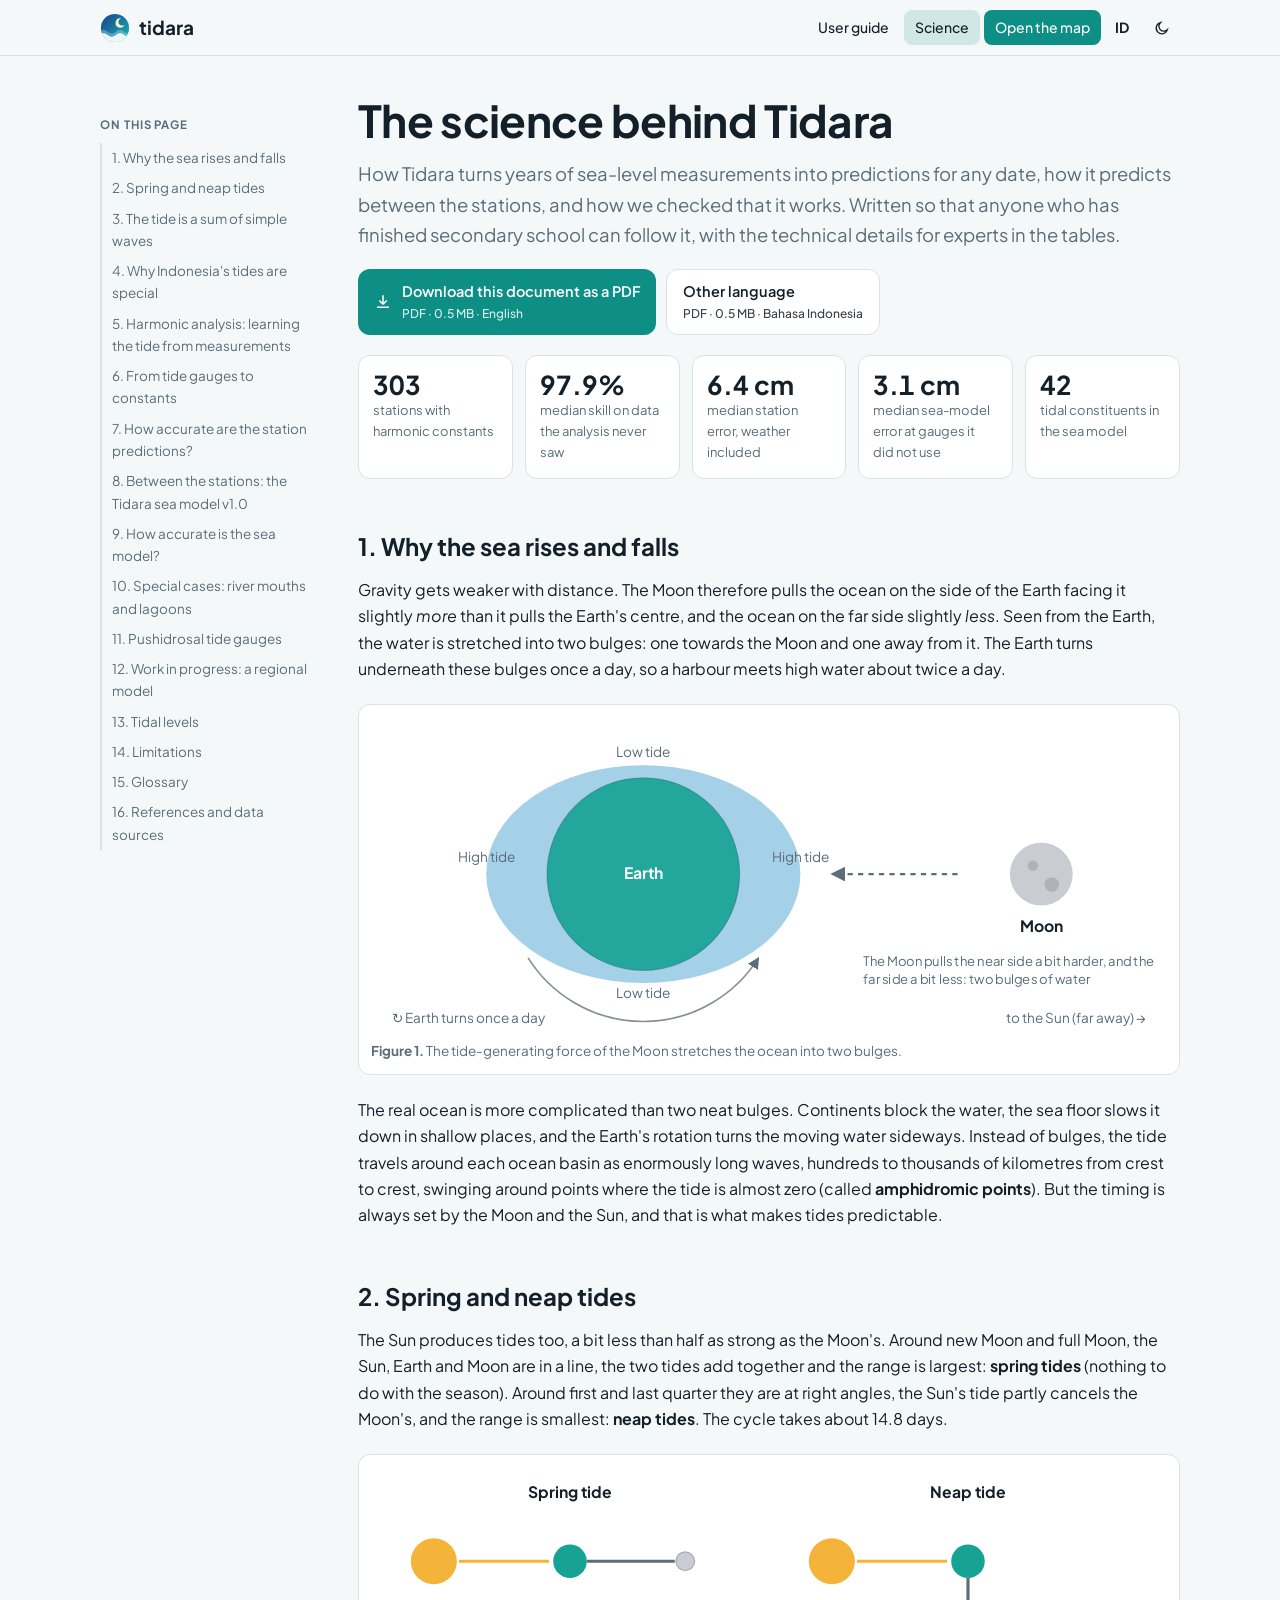
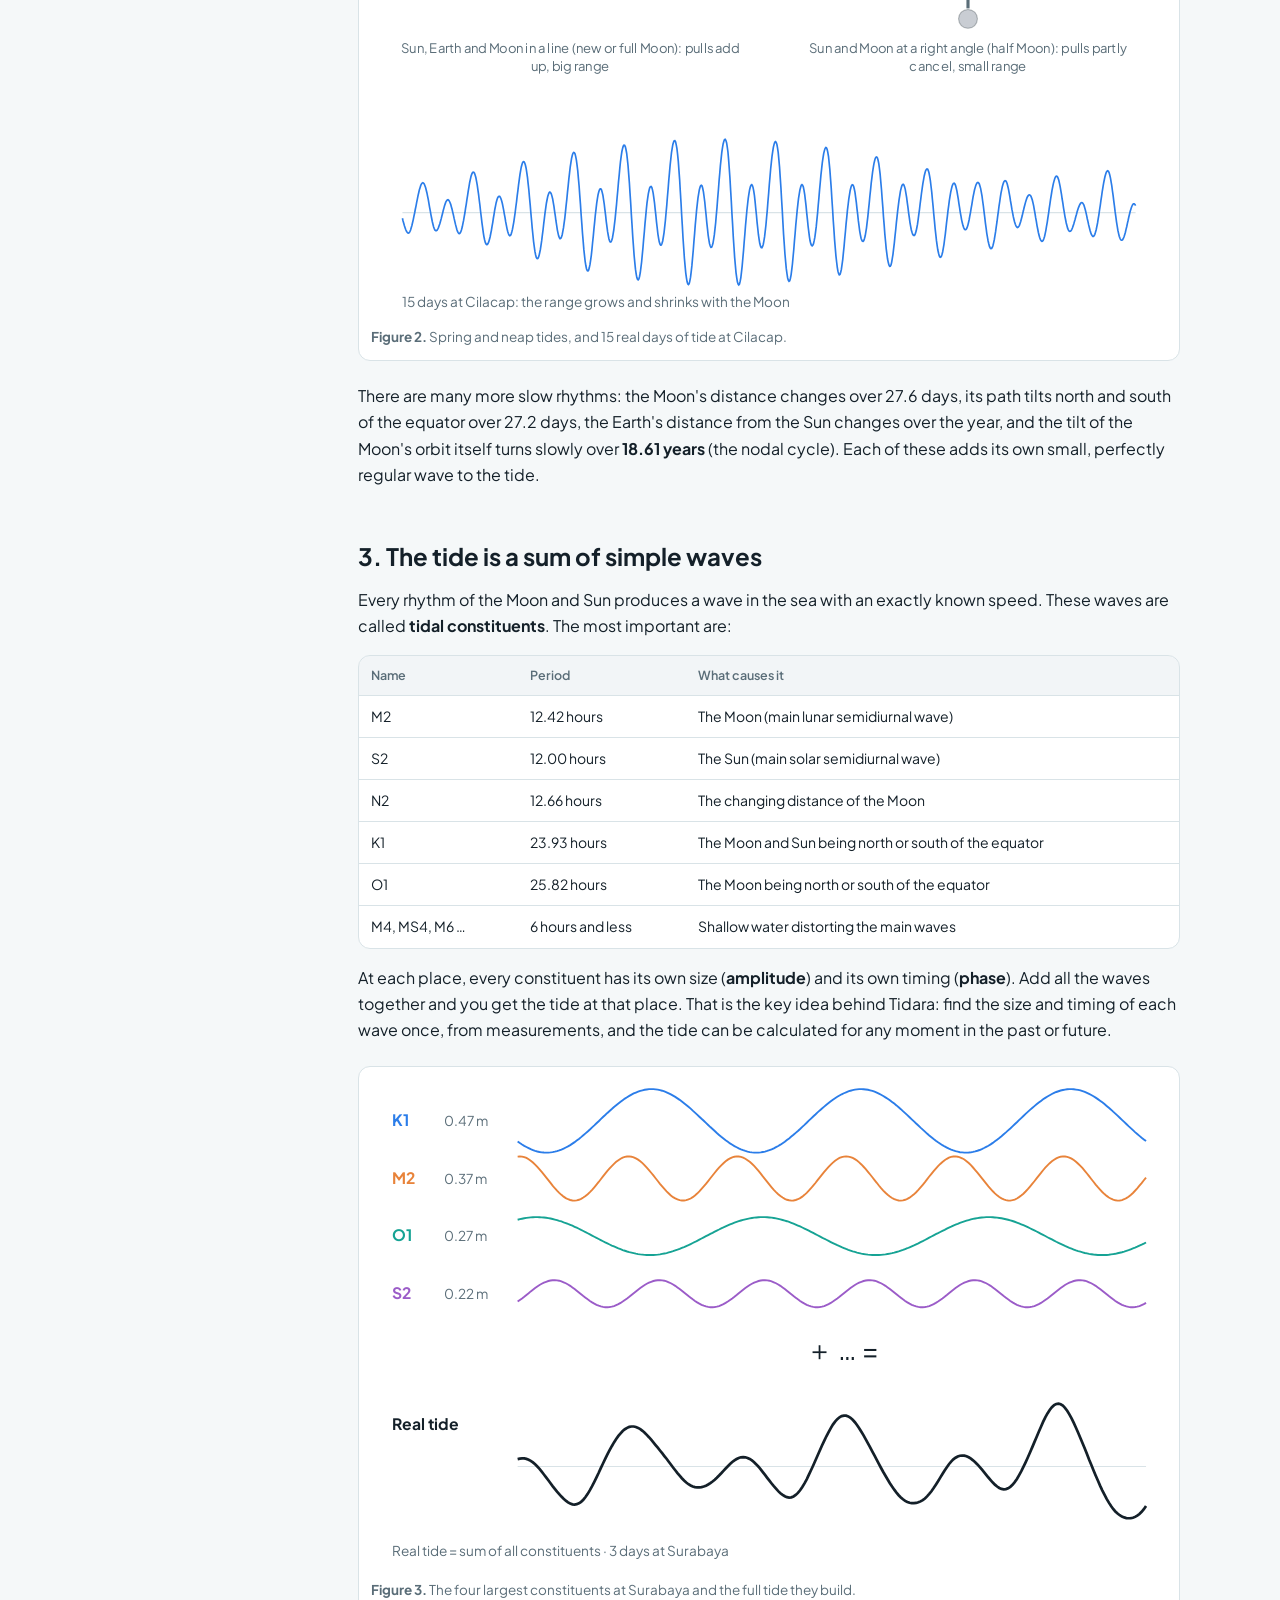
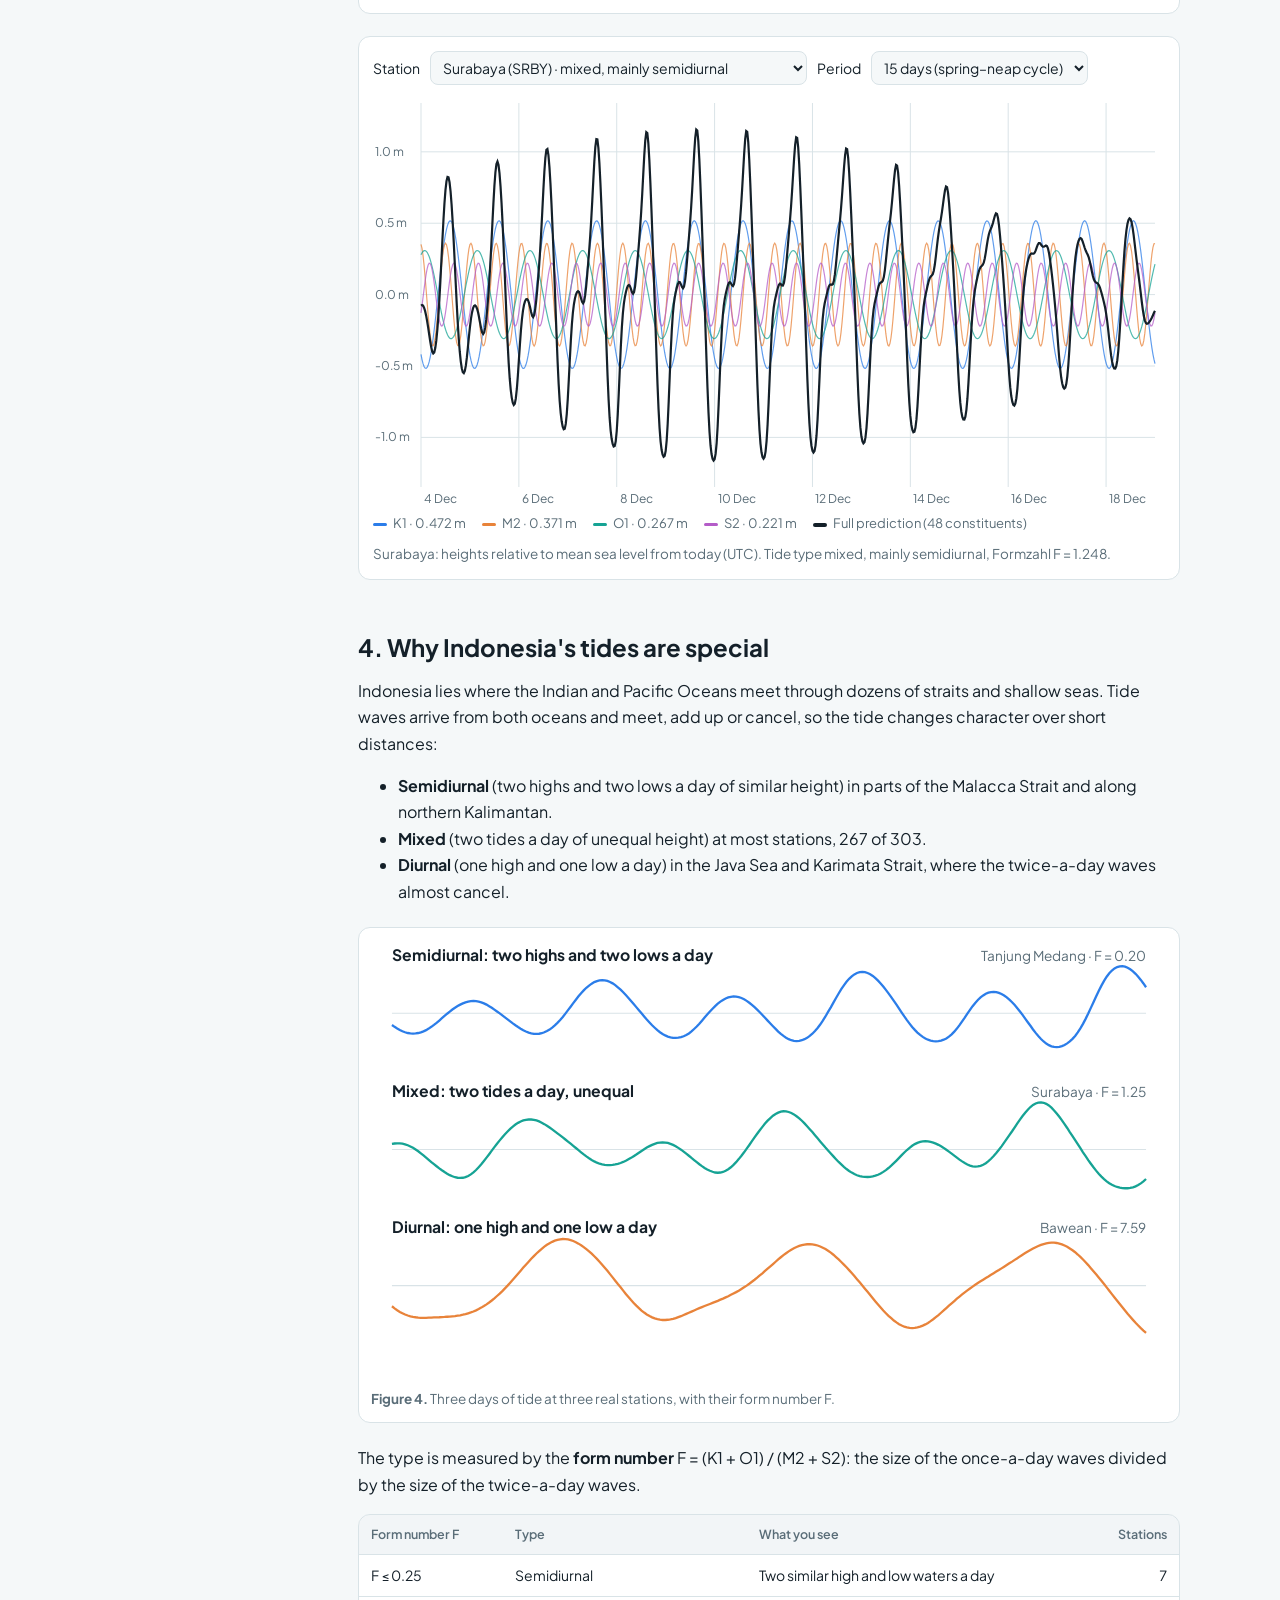
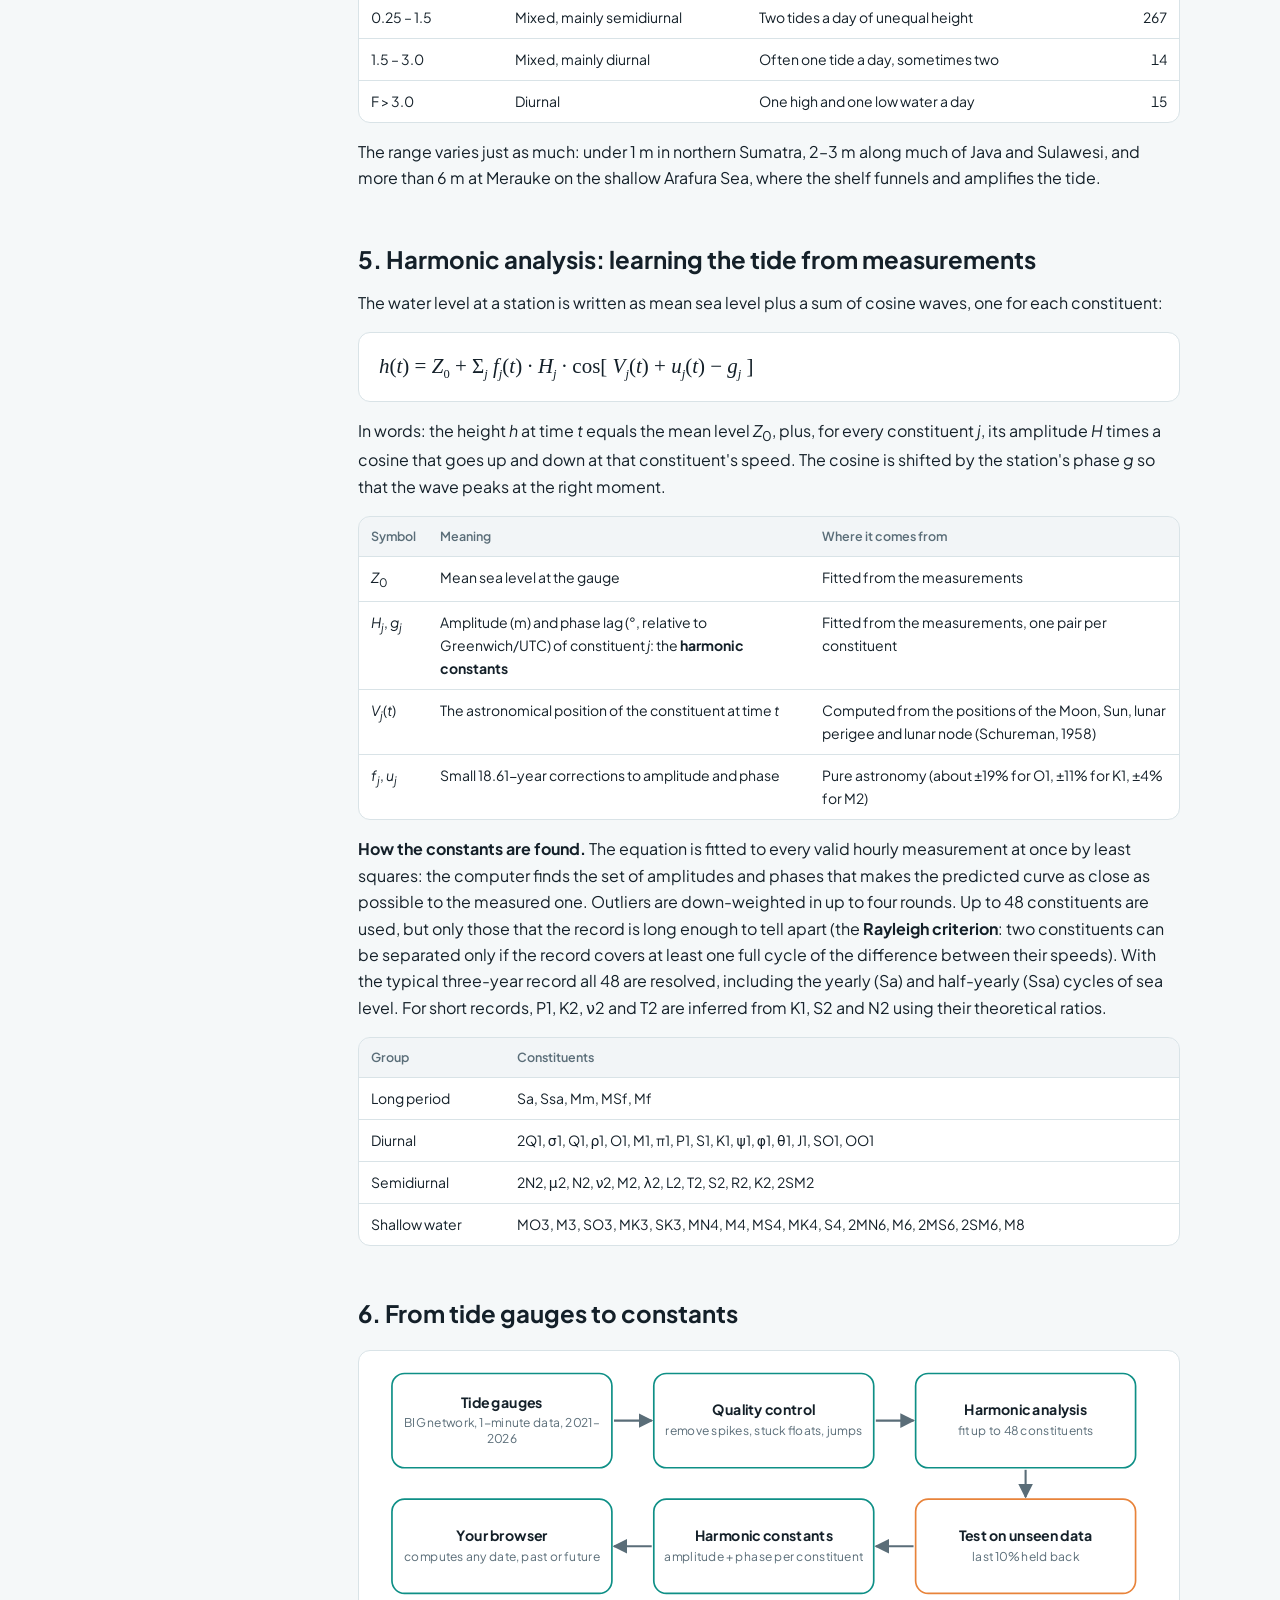
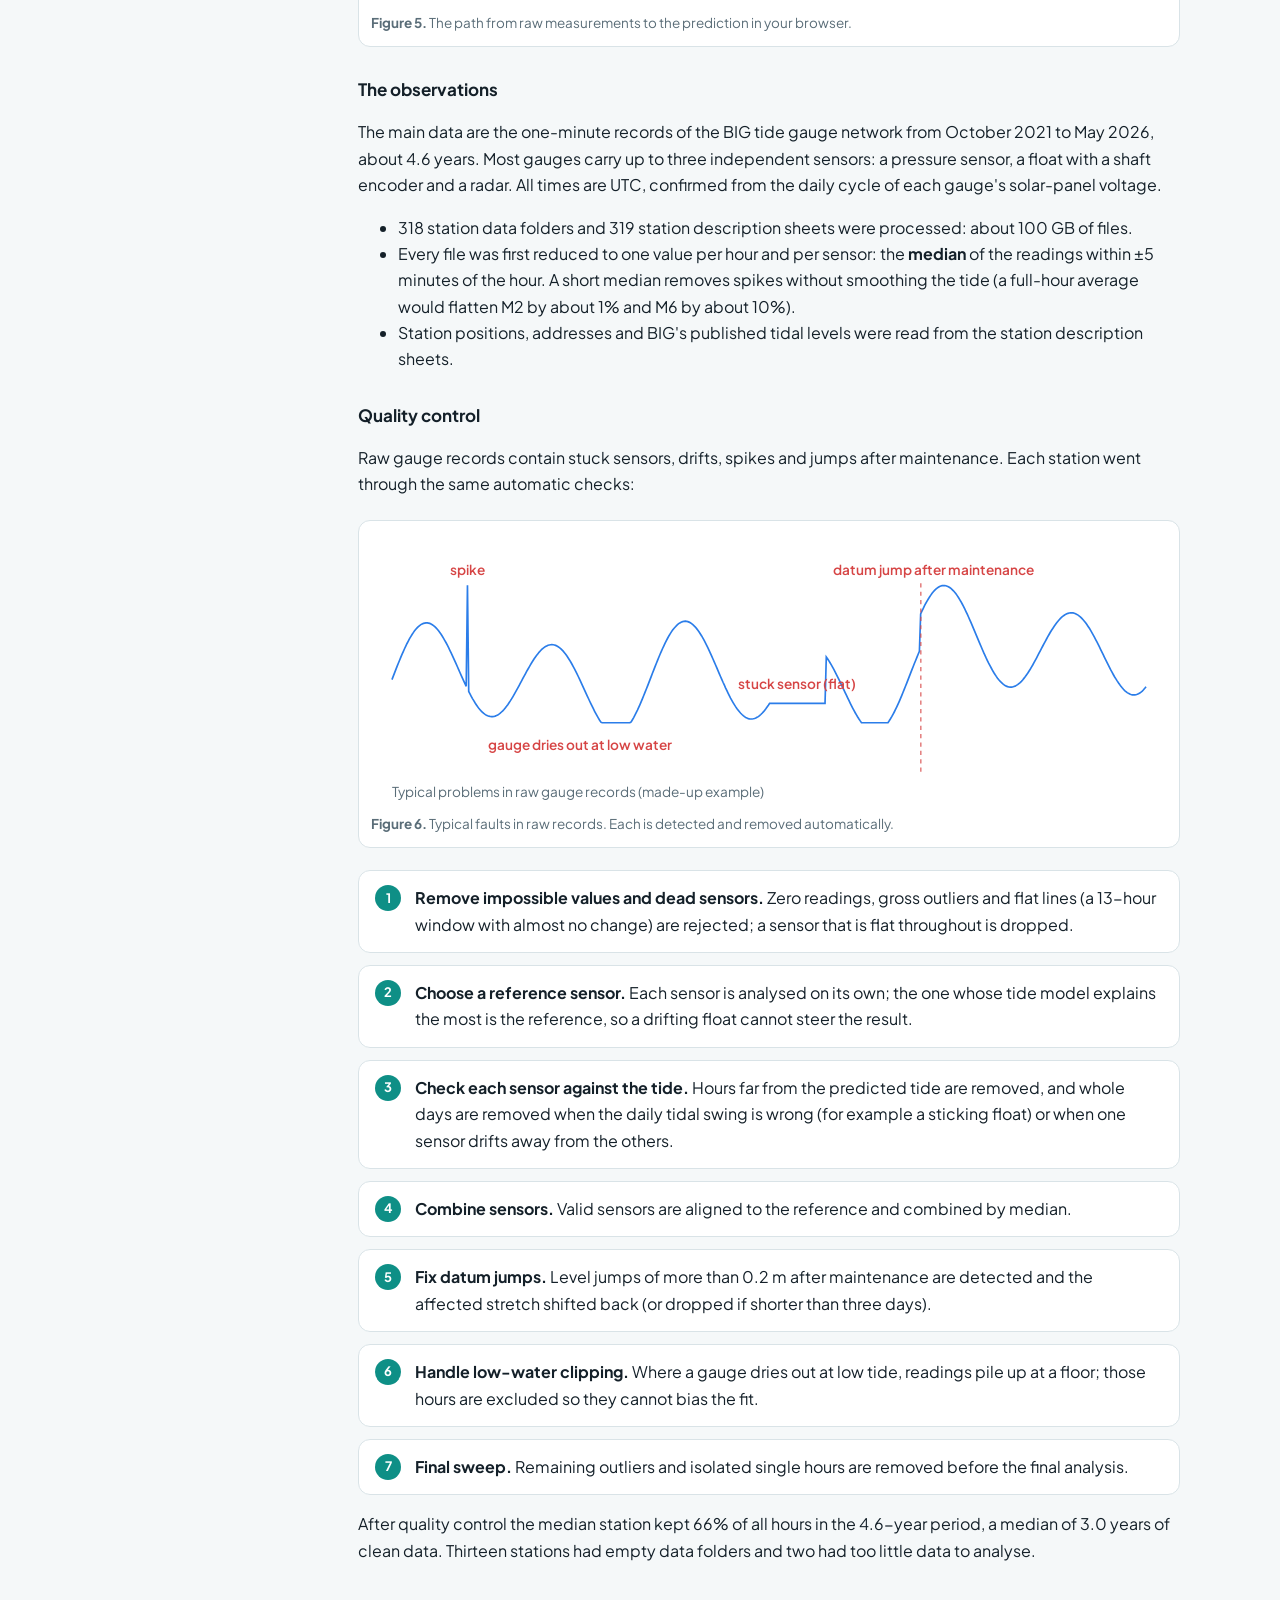
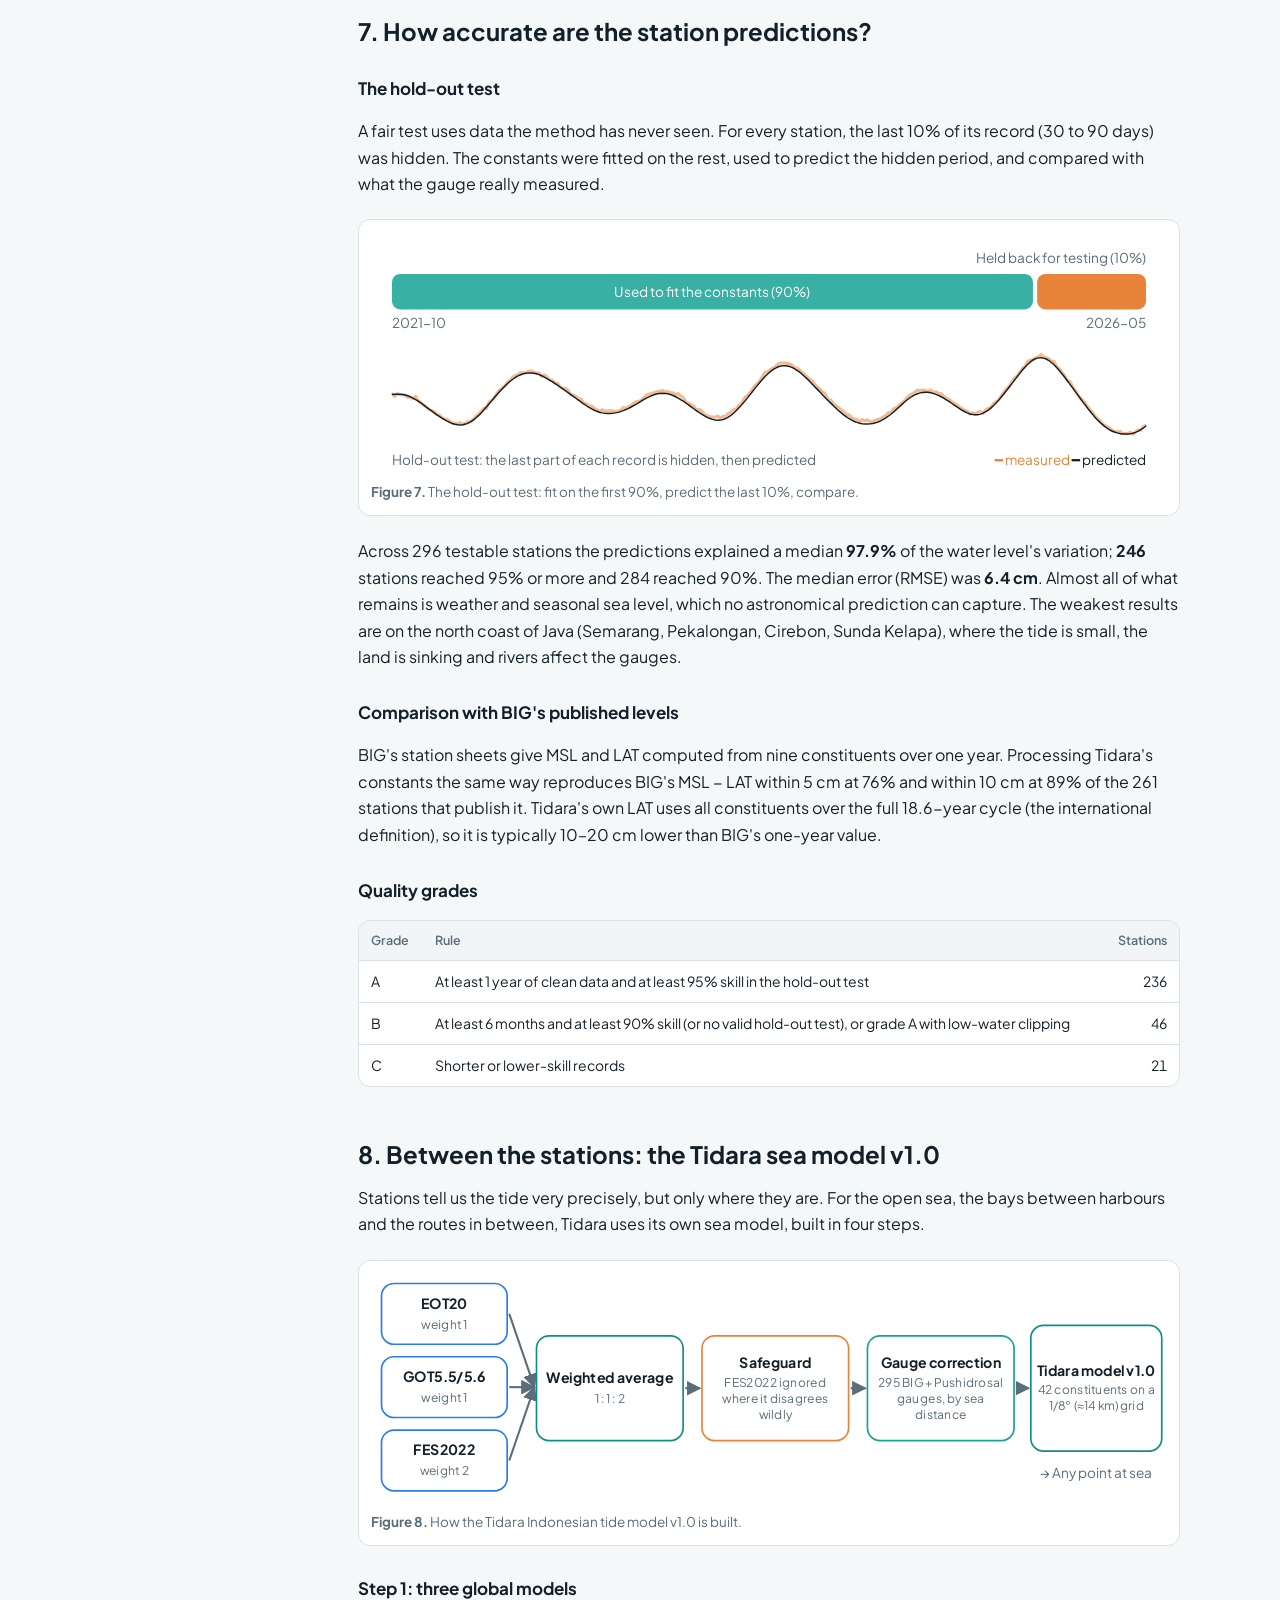
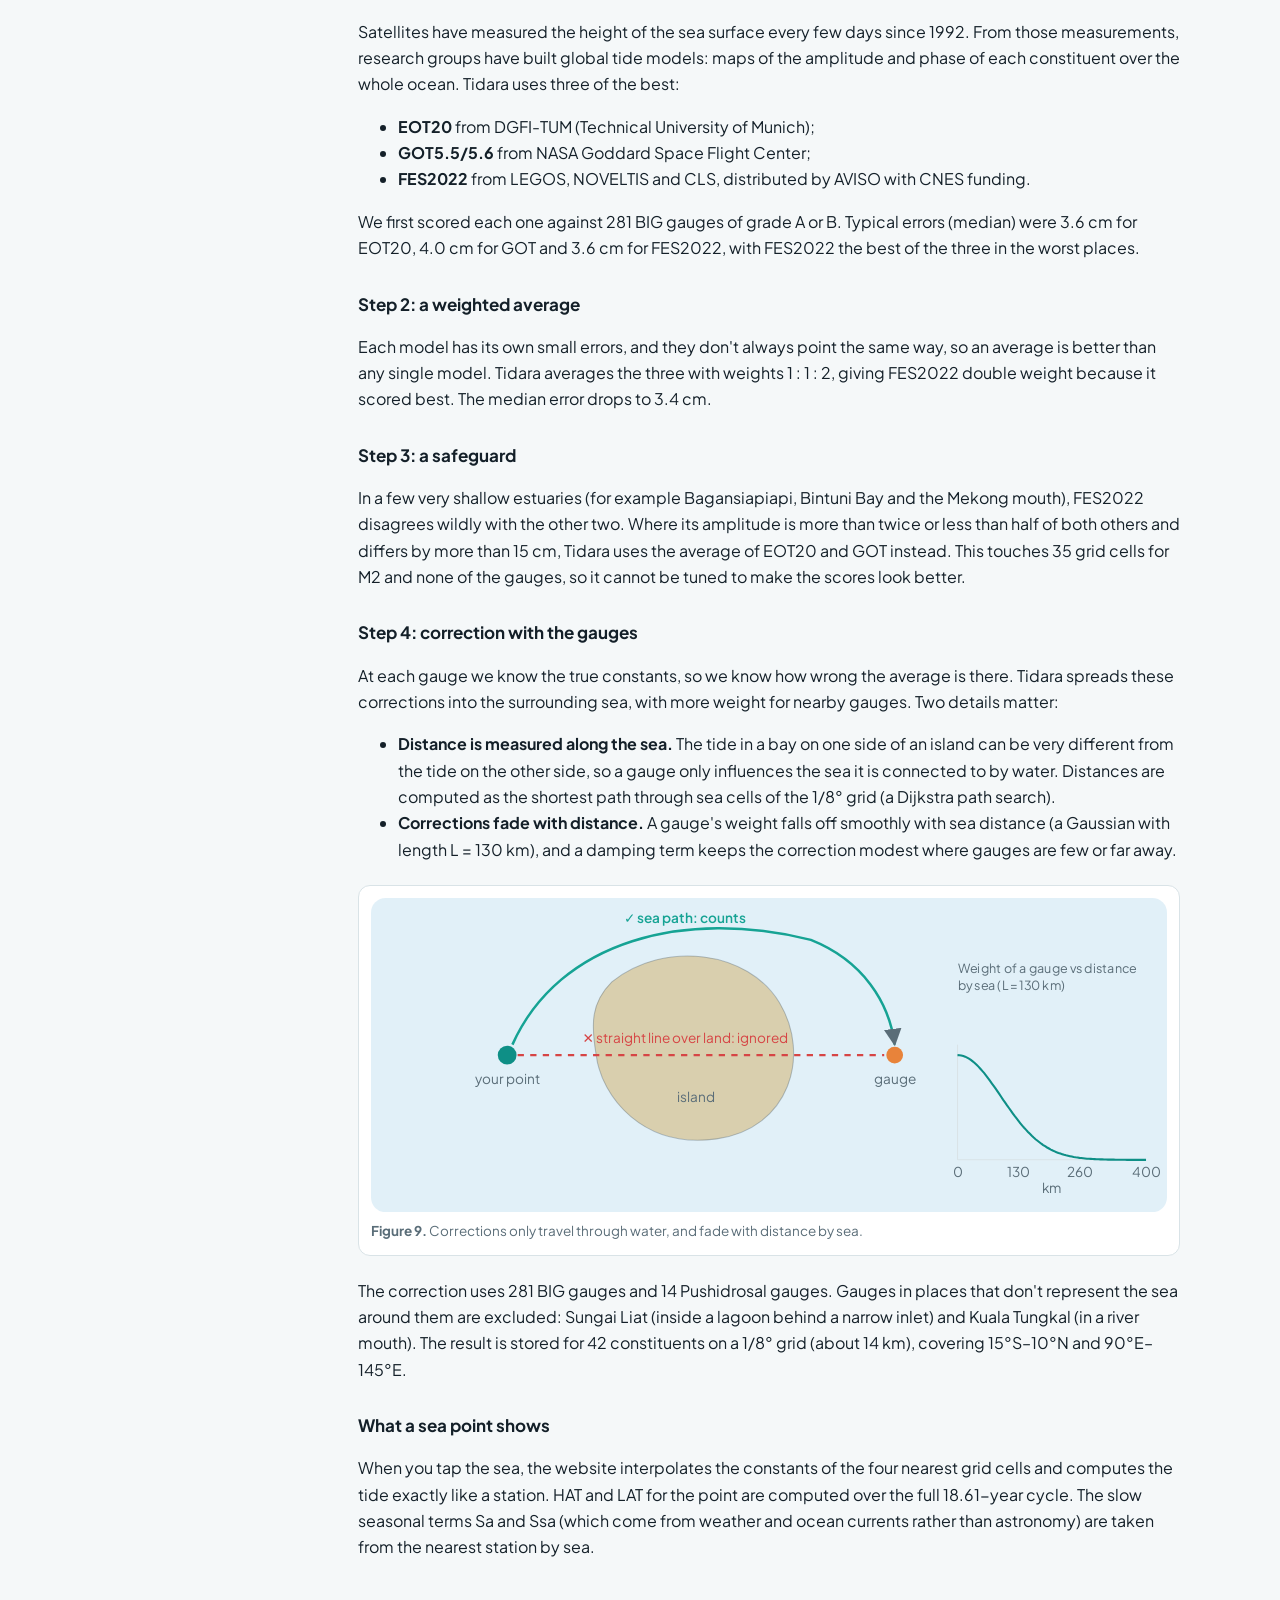
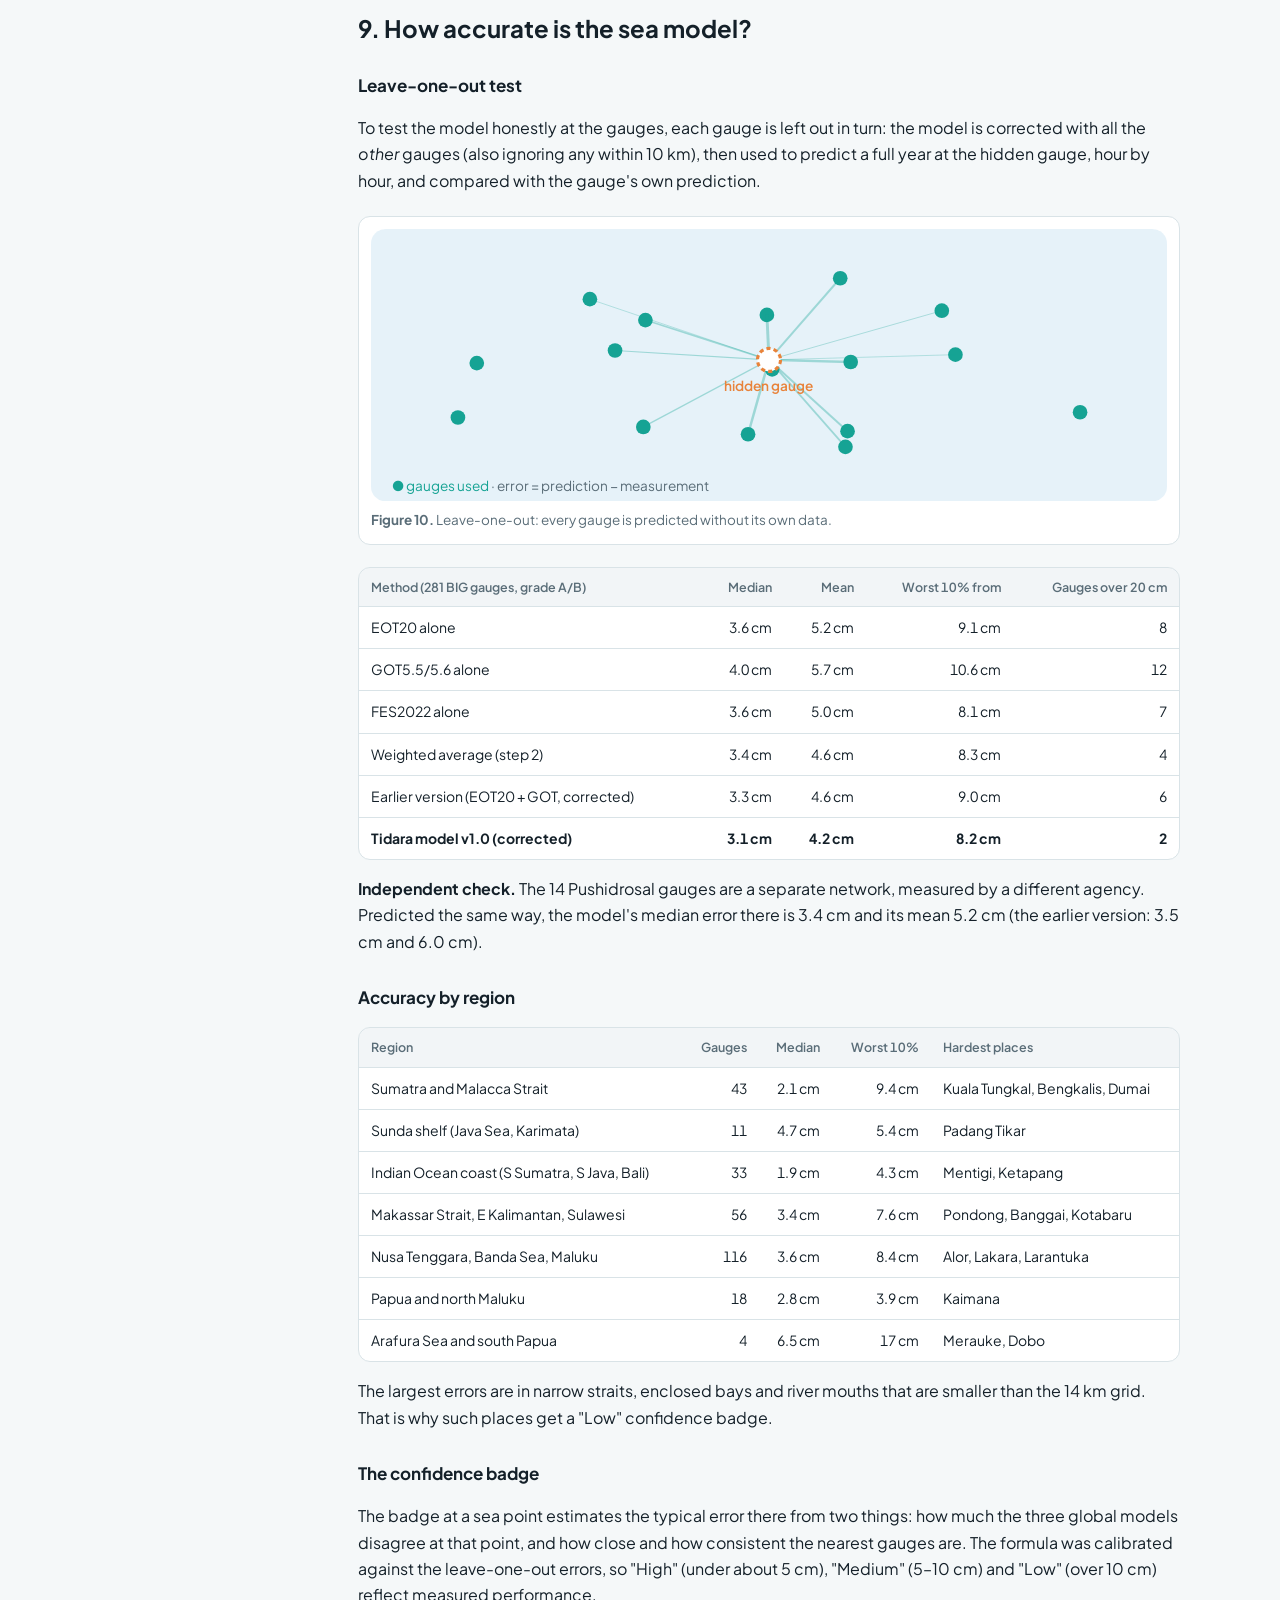
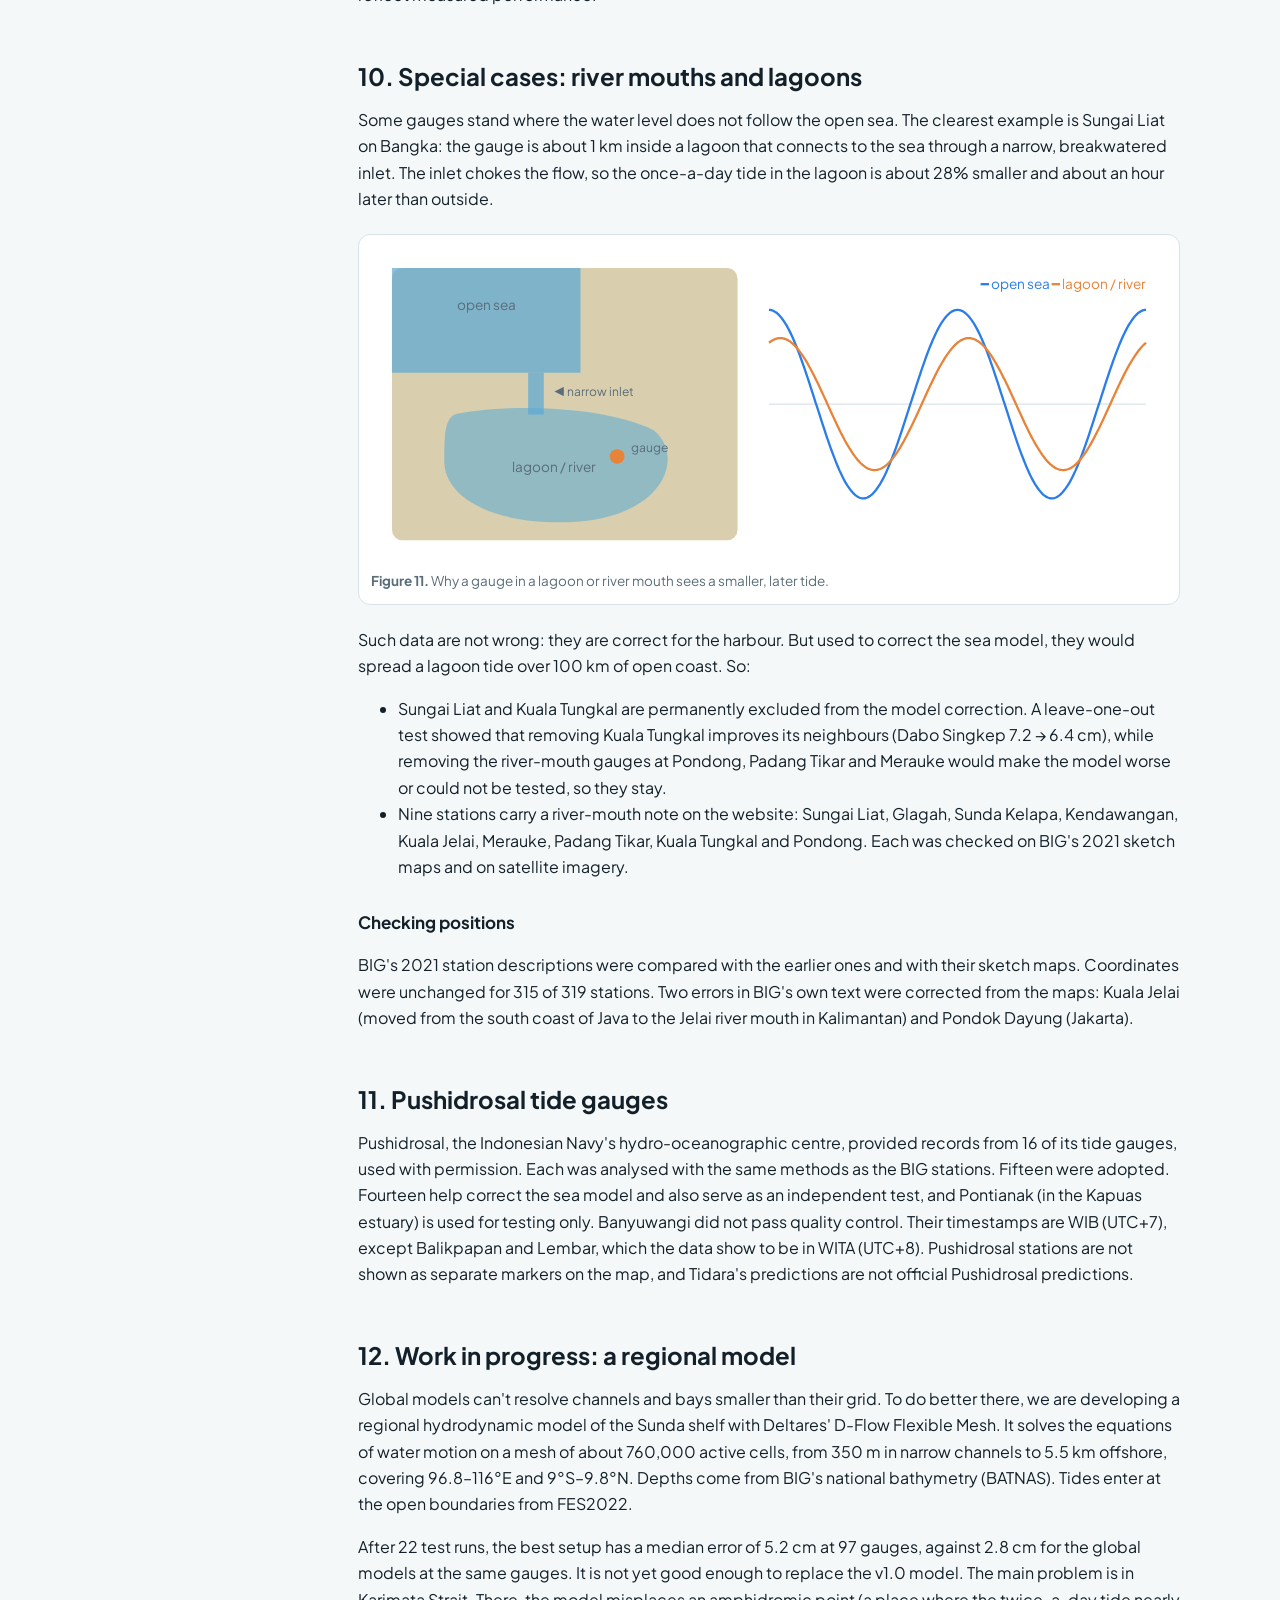
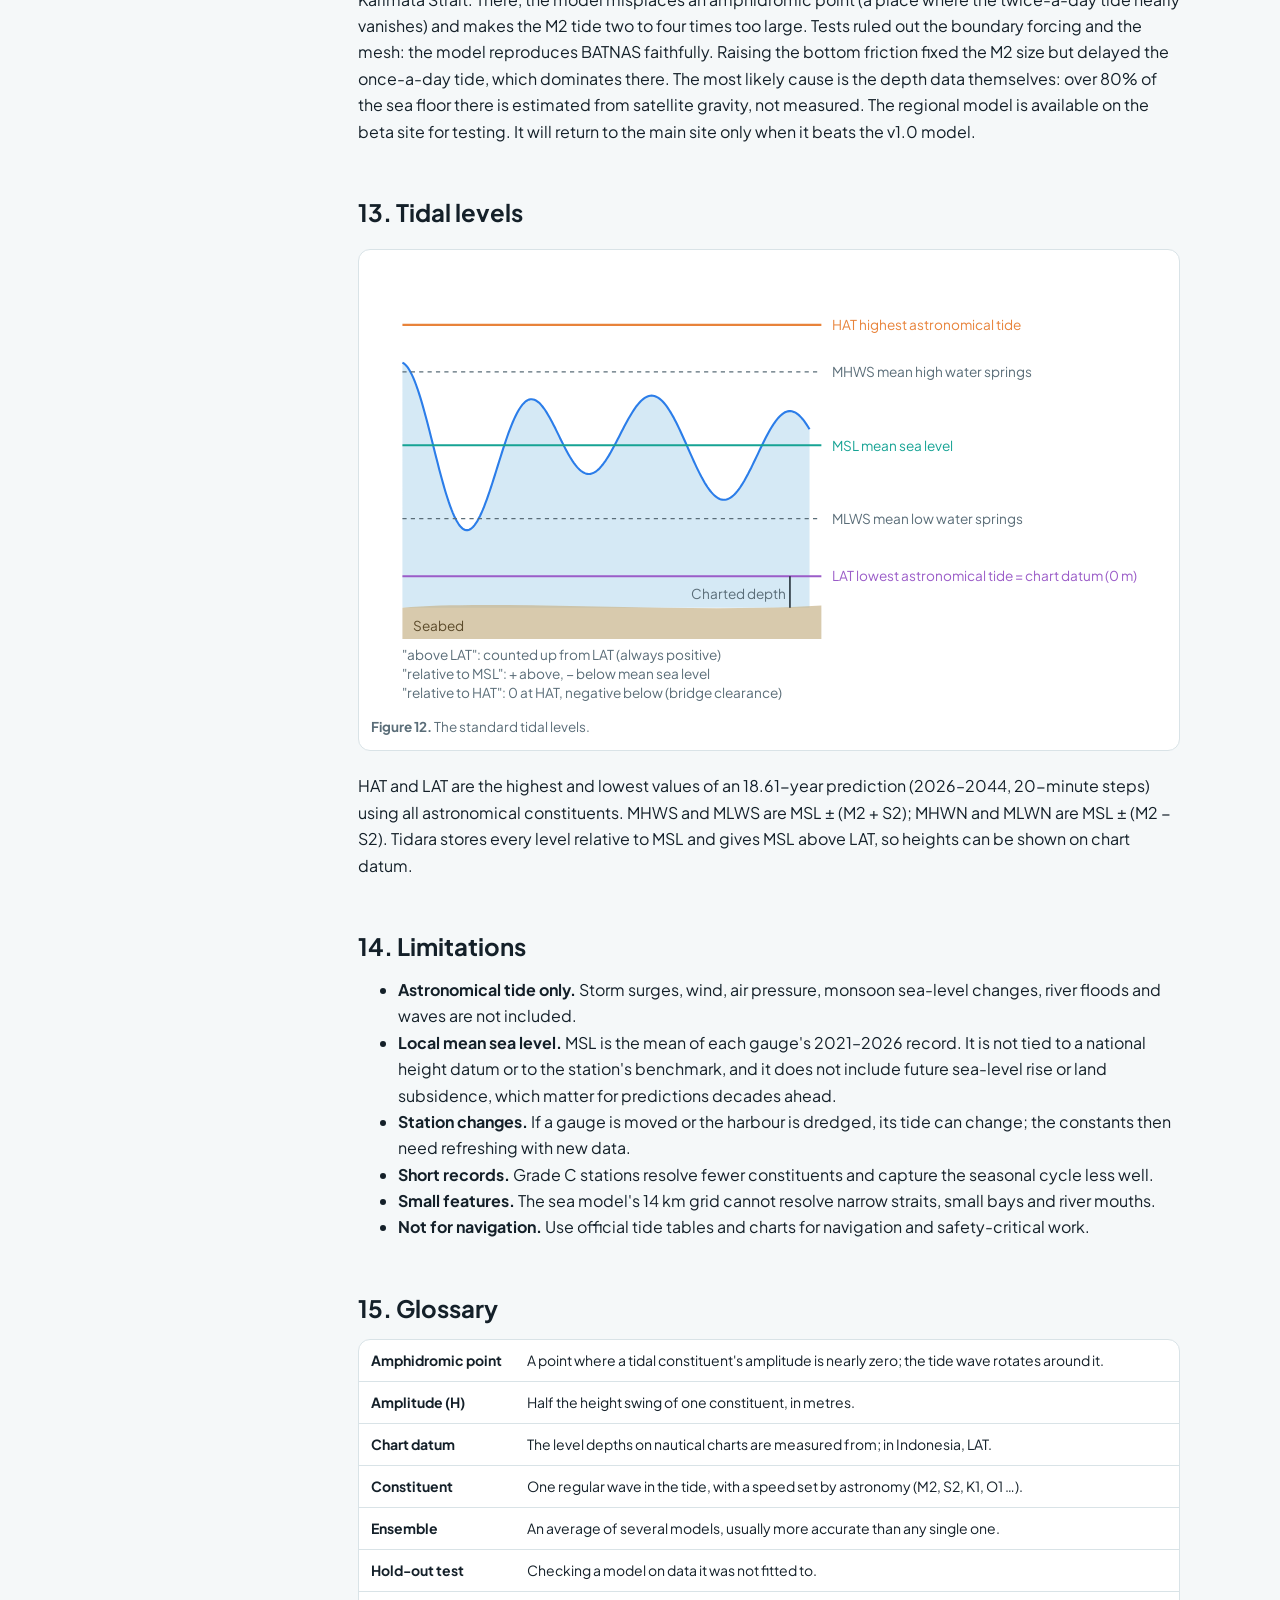
<file: science.html>
<!DOCTYPE html>
<html lang="en">
<head>
<meta charset="utf-8">
<meta name="viewport" content="width=device-width, initial-scale=1">
<title>The Science Behind Tidara</title>
<meta name="description" content="Data, methods and validation behind the Tidara tide predictions for Indonesia.">
<link rel="icon" href="assets/logo.svg" type="image/svg+xml">
<script src="assets/prefs.js"></script>
<link rel="preconnect" href="https://fonts.googleapis.com">
<link rel="preconnect" href="https://fonts.gstatic.com" crossorigin>
<link href="https://fonts.googleapis.com/css2?family=Plus+Jakarta+Sans:wght@400;500;600;700&display=swap" rel="stylesheet">
<link rel="stylesheet" href="assets/site.css">
<style>
  .fig-controls { display: flex; flex-wrap: wrap; gap: 10px; align-items: center; font-size: 14px; margin-bottom: 8px; }
  .fig-controls select { font: inherit; padding: 6px 8px; border-radius: 8px; border: 1px solid var(--line); background: var(--bg); color: var(--ink); }
  #anat { width: 100%; height: 420px; display: block; }
  .fig-controls select { max-width: 100%; min-width: 0; }
  @media (max-width: 600px) { #anat { height: 300px; } .fig-controls label { width: 100%; } .fig-controls select { width: 100%; } }
  .keys { display: flex; flex-wrap: wrap; gap: 6px 16px; font-size: 13px; color: var(--muted); }
  .keys i { display: inline-block; width: 14px; height: 3px; border-radius: 2px; vertical-align: middle; margin-right: 6px; }
</style>
</head>
<body>
<header class="site"><div class="in">
  <a class="brand" href="index.html"><img src="assets/logo.svg" alt="">tidara</a>
  <nav><a href="guide.html"><span data-l="en">User guide</span><span data-l="id">Panduan</span></a><a href="science.html" aria-current="page"><span data-l="en">Science</span><span data-l="id">Sains</span></a><a class="cta" href="index.html"><span data-l="en">Open the map</span><span data-l="id">Buka peta</span></a><button class="js-lang" type="button">ID</button><button class="js-theme" type="button"></button></nav>
</div></header>

<div class="wrap" data-l="en">
  <aside class="toc">
    <b>On this page</b>
    <a href="#why">1. Why the sea rises and falls</a><a href="#springneap">2. Spring and neap tides</a><a href="#waves">3. The tide is a sum of simple waves</a><a href="#indonesia">4. Why Indonesia's tides are special</a><a href="#harmonic">5. Harmonic analysis: learning the tide from measurements</a><a href="#data">6. From tide gauges to constants</a><a href="#accuracy">7. How accurate are the station predictions?</a><a href="#model">8. Between the stations: the Tidara sea model v1.0</a><a href="#modeltest">9. How accurate is the sea model?</a><a href="#special">10. Special cases: river mouths and lagoons</a><a href="#pushidrosal">11. Pushidrosal tide gauges</a><a href="#regional">12. Work in progress: a regional model</a><a href="#levels">13. Tidal levels</a><a href="#limits">14. Limitations</a><a href="#glossary">15. Glossary</a><a href="#refs">16. References and data sources</a>
  </aside>
  <main class="doc">
<h1>The science behind Tidara</h1>
<p class="lede">How Tidara turns years of sea-level measurements into predictions for any date, how it predicts between the stations, and how we checked that it works. Written so that anyone who has finished secondary school can follow it, with the technical details for experts in the tables.</p>
<div class="dl"><a class="btn-dl" href="docs/Tidara_Science_v1.1_EN.pdf" download><svg width="18" height="18" viewBox="0 0 24 24" fill="none" stroke="currentColor" stroke-width="2"><path d="M12 3v12m0 0 5-5m-5 5-5-5M4 19h16"/></svg><span>Download this document as a PDF<small>PDF · 0.5 MB · English</small></span></a><a class="btn-dl ghost" href="docs/Tidara_Sains_v1.1_ID.pdf" download><span>Other language<small>PDF · 0.5 MB · Bahasa Indonesia</small></span></a></div>
<div class="kpis">
  <div><b>303</b>stations with harmonic constants</div>
  <div><b>97.9%</b>median skill on data the analysis never saw</div>
  <div><b>6.4 cm</b>median station error, weather included</div>
  <div><b>3.1 cm</b>median sea-model error at gauges it did not use</div>
  <div><b>42</b>tidal constituents in the sea model</div>
</div>

<h2 id="why">1. Why the sea rises and falls</h2>
<p>Gravity gets weaker with distance. The Moon therefore pulls the ocean on the side of the Earth facing it slightly <i>more</i> than it pulls the Earth's centre, and the ocean on the far side slightly <i>less</i>. Seen from the Earth, the water is stretched into two bulges: one towards the Moon and one away from it. The Earth turns underneath these bulges once a day, so a harbour meets high water about twice a day.</p>
<figure class="ill"><svg class="ill" viewBox="0 0 760 300" role="img" aria-label="The Moon pulls the near side a bit harder, and the far side a bit less: two bulges of water" xmlns="http://www.w3.org/2000/svg" style="font-family:var(--font, 'Plus Jakarta Sans', sans-serif);width:100%;height:auto"><style>.t{fill:var(--ink);font-size:15px} .s{fill:var(--muted);font-size:13px} .b{font-weight:700} .c{text-anchor:middle} .e{text-anchor:end}</style><rect x="0" y="0" width="760" height="300" rx="14" fill="var(--surface)"/><ellipse cx="260" cy="150" rx="150" ry="104" fill="#5aa9d6" opacity=".55"/><circle cx="260" cy="150" r="92" fill="#16a394" opacity=".9"/><circle cx="260" cy="150" r="92" fill="none" stroke="var(--ink)" stroke-opacity=".25"/><text x="260" y="155" class="t b c" style="fill:#fff">Earth</text><circle cx="640" cy="150" r="30" fill="#c9cdd3"/><circle cx="632" cy="142" r="5" fill="#aeb3ba"/><circle cx="650" cy="160" r="7" fill="#aeb3ba"/><text x="640" y="205" class="t b c">Moon</text><text x="410" y="138" class="s c">High tide</text><text x="110" y="138" class="s c">High tide</text><text x="260" y="38" class="s c">Low tide</text><text x="260" y="268" class="s c">Low tide</text><path d="M560 150 L440 150" stroke="var(--muted)" stroke-width="2" stroke-dasharray="5 5" marker-end="url(#ar)"/><defs><marker id="ar" viewBox="0 0 10 10" refX="9" refY="5" markerWidth="7" markerHeight="7" orient="auto"><path d="M0 0 L10 5 L0 10 z" fill="var(--muted)"/></marker></defs><path d="M150 230 A130 130 0 0 0 370 230" fill="none" stroke="var(--ink)" stroke-opacity=".5" stroke-width="1.6" marker-end="url(#ar)"/><text x="20" y="292" class="s">↻ Earth turns once a day</text><text x="740" y="292" class="s e">to the Sun (far away) →</text><foreignObject x="470" y="225" width="280" height="70"><div xmlns="http://www.w3.org/1999/xhtml" style="font-size:12.5px;line-height:1.35;color:var(--muted)">The Moon pulls the near side a bit harder, and the far side a bit less: two bulges of water</div></foreignObject></svg><figcaption><b>Figure 1.</b> The tide-generating force of the Moon stretches the ocean into two bulges.</figcaption></figure>
<p>The real ocean is more complicated than two neat bulges. Continents block the water, the sea floor slows it down in shallow places, and the Earth's rotation turns the moving water sideways. Instead of bulges, the tide travels around each ocean basin as enormously long waves, hundreds to thousands of kilometres from crest to crest, swinging around points where the tide is almost zero (called <b>amphidromic points</b>). But the timing is always set by the Moon and the Sun, and that is what makes tides predictable.</p>

<h2 id="springneap">2. Spring and neap tides</h2>
<p>The Sun produces tides too, a bit less than half as strong as the Moon's. Around new Moon and full Moon, the Sun, Earth and Moon are in a line, the two tides add together and the range is largest: <b>spring tides</b> (nothing to do with the season). Around first and last quarter they are at right angles, the Sun's tide partly cancels the Moon's, and the range is smallest: <b>neap tides</b>. The cycle takes about 14.8 days.</p>
<figure class="ill"><svg class="ill" viewBox="0 0 760 430" role="img" aria-label="15 days at Cilacap: the range grows and shrinks with the Moon" xmlns="http://www.w3.org/2000/svg" style="font-family:var(--font, 'Plus Jakarta Sans', sans-serif);width:100%;height:auto"><style>.t{fill:var(--ink);font-size:15px} .s{fill:var(--muted);font-size:13px} .b{font-weight:700} .c{text-anchor:middle} .e{text-anchor:end}</style><rect x="0" y="0" width="760" height="430" rx="14" fill="var(--surface)"/><text x="190" y="30" class="t b c">Spring tide</text><circle cx="60" cy="90" r="22" fill="#f4b43a"/><circle cx="190" cy="90" r="16" fill="#16a394"/><circle cx="300" cy="90" r="9" fill="#c9cdd3" stroke="var(--ink)" stroke-opacity=".3"/><path d="M84 90 L170 90" stroke="#f4b43a" stroke-width="3"/><path d="M206 90 L290 90" stroke="var(--muted)" stroke-width="3"/><foreignObject x="20" y="165" width="340" height="60"><div xmlns="http://www.w3.org/1999/xhtml" style="font-size:12.5px;line-height:1.35;color:var(--muted);text-align:center">Sun, Earth and Moon in a line (new or full Moon): pulls add up, big range</div></foreignObject><text x="570" y="30" class="t b c">Neap tide</text><circle cx="440" cy="90" r="22" fill="#f4b43a"/><circle cx="570" cy="90" r="16" fill="#16a394"/><circle cx="570" cy="145" r="9" fill="#c9cdd3" stroke="var(--ink)" stroke-opacity=".3"/><path d="M464 90 L550 90" stroke="#f4b43a" stroke-width="3"/><path d="M570 106 L570 135" stroke="var(--muted)" stroke-width="3"/><foreignObject x="400" y="165" width="340" height="60"><div xmlns="http://www.w3.org/1999/xhtml" style="font-size:12.5px;line-height:1.35;color:var(--muted);text-align:center">Sun and Moon at a right angle (half Moon): pulls partly cancel, small range</div></foreignObject><line x1="30" y1="330" x2="730" y2="330" stroke="var(--line)"/><path d="M30.0,335.4 L30.6,338.0 L31.3,340.4 L31.9,342.6 L32.6,344.6 L33.2,346.4 L33.9,347.8 L34.5,348.8 L35.2,349.4 L35.8,349.6 L36.5,349.1 L37.1,348.1 L37.8,346.6 L38.4,344.5 L39.1,342.1 L39.7,339.4 L40.4,336.4 L41.0,333.3 L41.7,330.1 L42.3,326.8 L43.0,323.5 L43.6,320.2 L44.3,316.9 L44.9,313.8 L45.6,310.8 L46.2,308.1 L46.9,305.9 L47.5,304.0 L48.2,302.6 L48.8,301.8 L49.5,301.5 L50.1,301.8 L50.8,302.7 L51.4,304.1 L52.1,306.0 L52.7,308.4 L53.4,311.2 L54.0,314.3 L54.7,317.6 L55.3,321.1 L55.9,324.7 L56.6,328.4 L57.2,331.9 L57.9,335.4 L58.5,338.5 L59.2,341.4 L59.8,343.7 L60.5,345.5 L61.1,346.7 L61.8,347.3 L62.4,347.3 L63.1,346.7 L63.7,345.7 L64.4,344.3 L65.0,342.6 L65.7,340.6 L66.3,338.4 L67.0,336.0 L67.6,333.5 L68.3,330.9 L68.9,328.2 L69.6,325.7 L70.2,323.4 L70.9,321.4 L71.5,319.7 L72.2,318.6 L72.8,317.9 L73.5,317.7 L74.1,318.1 L74.8,319.0 L75.4,320.3 L76.1,322.1 L76.7,324.3 L77.4,326.8 L78.0,329.5 L78.7,332.4 L79.3,335.3 L80.0,338.3 L80.6,341.0 L81.3,343.6 L81.9,345.9 L82.5,347.8 L83.2,349.1 L83.8,349.9 L84.5,350.0 L85.1,349.4 L85.8,348.2 L86.4,346.3 L87.1,343.8 L87.7,340.8 L88.4,337.4 L89.0,333.8 L89.7,329.9 L90.3,325.8 L91.0,321.6 L91.6,317.3 L92.3,313.0 L92.9,308.9 L93.6,304.9 L94.2,301.2 L94.9,298.0 L95.5,295.3 L96.2,293.3 L96.8,292.0 L97.5,291.4 L98.1,291.5 L98.8,292.4 L99.4,294.1 L100.1,296.5 L100.7,299.6 L101.4,303.4 L102.0,307.7 L102.7,312.5 L103.3,317.7 L104.0,323.1 L104.6,328.7 L105.3,334.2 L105.9,339.5 L106.6,344.5 L107.2,349.0 L107.8,352.9 L108.5,356.1 L109.1,358.4 L109.8,359.9 L110.4,360.5 L111.1,360.4 L111.7,359.5 L112.4,358.0 L113.0,355.9 L113.7,353.3 L114.3,350.2 L115.0,346.7 L115.6,343.0 L116.3,339.0 L116.9,334.9 L117.6,330.9 L118.2,327.0 L118.9,323.5 L119.5,320.5 L120.2,318.0 L120.8,316.1 L121.5,314.9 L122.1,314.4 L122.8,314.5 L123.4,315.3 L124.1,316.7 L124.7,318.7 L125.4,321.3 L126.0,324.3 L126.7,327.8 L127.3,331.4 L128.0,335.1 L128.6,338.9 L129.3,342.4 L129.9,345.5 L130.6,348.2 L131.2,350.2 L131.9,351.5 L132.5,352.1 L133.2,351.7 L133.8,350.5 L134.4,348.5 L135.1,345.8 L135.7,342.4 L136.4,338.5 L137.0,334.2 L137.7,329.4 L138.3,324.4 L139.0,319.2 L139.6,313.8 L140.3,308.5 L140.9,303.2 L141.6,298.2 L142.2,293.7 L142.9,289.7 L143.5,286.4 L144.2,283.8 L144.8,282.2 L145.5,281.4 L146.1,281.5 L146.8,282.6 L147.4,284.6 L148.1,287.6 L148.7,291.5 L149.4,296.4 L150.0,302.0 L150.7,308.4 L151.3,315.3 L152.0,322.6 L152.6,330.0 L153.3,337.5 L153.9,344.6 L154.6,351.4 L155.2,357.4 L155.9,362.7 L156.5,367.1 L157.2,370.4 L157.8,372.7 L158.5,373.8 L159.1,373.9 L159.7,373.1 L160.4,371.3 L161.0,368.6 L161.7,365.2 L162.3,361.2 L163.0,356.5 L163.6,351.5 L164.3,346.1 L164.9,340.6 L165.6,335.1 L166.2,329.9 L166.9,325.1 L167.5,320.8 L168.2,317.2 L168.8,314.3 L169.5,312.2 L170.1,310.9 L170.8,310.4 L171.4,310.8 L172.1,312.0 L172.7,314.0 L173.4,316.7 L174.0,320.2 L174.7,324.3 L175.3,328.7 L176.0,333.4 L176.6,338.0 L177.3,342.4 L177.9,346.4 L178.6,349.8 L179.2,352.4 L179.9,354.1 L180.5,354.9 L181.2,354.6 L181.8,353.4 L182.5,351.3 L183.1,348.2 L183.8,344.4 L184.4,339.8 L185.1,334.7 L185.7,329.1 L186.3,323.1 L187.0,316.8 L187.6,310.4 L188.3,304.0 L188.9,297.8 L189.6,291.9 L190.2,286.6 L190.9,282.0 L191.5,278.2 L192.2,275.3 L192.8,273.4 L193.5,272.5 L194.1,272.7 L194.8,273.9 L195.4,276.3 L196.1,279.8 L196.7,284.4 L197.4,290.2 L198.0,297.0 L198.7,304.8 L199.3,313.3 L200.0,322.3 L200.6,331.5 L201.3,340.7 L201.9,349.5 L202.6,357.7 L203.2,365.1 L203.9,371.6 L204.5,376.9 L205.2,381.0 L205.8,383.8 L206.5,385.4 L207.1,385.7 L207.8,384.8 L208.4,382.7 L209.1,379.5 L209.7,375.3 L210.4,370.3 L211.0,364.6 L211.6,358.3 L212.3,351.7 L212.9,345.0 L213.6,338.3 L214.2,332.0 L214.9,326.1 L215.5,320.9 L216.2,316.4 L216.8,312.8 L217.5,310.1 L218.1,308.2 L218.8,307.3 L219.4,307.3 L220.1,308.3 L220.7,310.4 L221.4,313.4 L222.0,317.3 L222.7,322.0 L223.3,327.2 L224.0,332.7 L224.6,338.3 L225.3,343.5 L225.9,348.2 L226.6,352.1 L227.2,355.2 L227.9,357.2 L228.5,358.1 L229.2,357.9 L229.8,356.6 L230.5,354.2 L231.1,350.8 L231.8,346.6 L232.4,341.5 L233.1,335.7 L233.7,329.3 L234.4,322.4 L235.0,315.3 L235.7,307.9 L236.3,300.7 L237.0,293.7 L237.6,287.1 L238.2,281.2 L238.9,276.1 L239.5,271.9 L240.2,268.7 L240.8,266.6 L241.5,265.6 L242.1,265.7 L242.8,267.0 L243.4,269.5 L244.1,273.3 L244.7,278.5 L245.4,285.0 L246.0,292.8 L246.7,301.7 L247.3,311.4 L248.0,321.8 L248.6,332.4 L249.3,342.9 L249.9,352.9 L250.6,362.3 L251.2,370.7 L251.9,378.0 L252.5,384.0 L253.2,388.7 L253.8,392.0 L254.5,393.8 L255.1,394.2 L255.8,393.3 L256.4,391.0 L257.1,387.4 L257.7,382.6 L258.4,376.9 L259.0,370.3 L259.7,363.1 L260.3,355.6 L261.0,348.0 L261.6,340.5 L262.3,333.4 L262.9,326.8 L263.5,321.0 L264.2,316.0 L264.8,311.9 L265.5,308.7 L266.1,306.4 L266.8,305.2 L267.4,305.0 L268.1,306.0 L268.7,308.0 L269.4,311.3 L270.0,315.6 L270.7,320.8 L271.3,326.6 L272.0,332.8 L272.6,339.0 L273.3,344.9 L273.9,350.2 L274.6,354.5 L275.2,357.9 L275.9,360.0 L276.5,361.0 L277.2,360.9 L277.8,359.5 L278.5,357.1 L279.1,353.5 L279.8,349.0 L280.4,343.6 L281.1,337.3 L281.7,330.4 L282.4,322.9 L283.0,315.1 L283.7,307.1 L284.3,299.2 L285.0,291.6 L285.6,284.6 L286.3,278.3 L286.9,272.8 L287.6,268.4 L288.2,264.9 L288.9,262.6 L289.5,261.4 L290.1,261.3 L290.8,262.5 L291.4,265.0 L292.1,268.9 L292.7,274.2 L293.4,281.1 L294.0,289.4 L294.7,298.9 L295.3,309.4 L296.0,320.6 L296.6,332.1 L297.3,343.4 L297.9,354.2 L298.6,364.3 L299.2,373.3 L299.9,381.1 L300.5,387.5 L301.2,392.5 L301.8,396.1 L302.5,398.2 L303.1,398.7 L303.8,397.8 L304.4,395.4 L305.1,391.6 L305.7,386.6 L306.4,380.4 L307.0,373.4 L307.7,365.7 L308.3,357.7 L309.0,349.6 L309.6,341.7 L310.3,334.2 L310.9,327.4 L311.6,321.2 L312.2,316.0 L312.9,311.6 L313.5,308.1 L314.2,305.6 L314.8,304.1 L315.4,303.8 L316.1,304.6 L316.7,306.7 L317.4,310.1 L318.0,314.6 L318.7,320.1 L319.3,326.3 L320.0,333.0 L320.6,339.6 L321.3,345.8 L321.9,351.4 L322.6,356.1 L323.2,359.6 L323.9,361.9 L324.5,363.1 L325.2,363.0 L325.8,361.7 L326.5,359.3 L327.1,355.8 L327.8,351.3 L328.4,345.8 L329.1,339.4 L329.7,332.2 L330.4,324.5 L331.0,316.4 L331.7,308.2 L332.3,300.0 L333.0,292.2 L333.6,284.9 L334.3,278.4 L334.9,272.7 L335.6,268.0 L336.2,264.4 L336.9,261.8 L337.5,260.3 L338.2,260.0 L338.8,260.9 L339.5,263.2 L340.1,266.9 L340.8,272.1 L341.4,278.9 L342.0,287.2 L342.7,296.9 L343.3,307.6 L344.0,319.0 L344.6,330.7 L345.3,342.2 L345.9,353.3 L346.6,363.5 L347.2,372.7 L347.9,380.6 L348.5,387.2 L349.2,392.3 L349.8,396.1 L350.5,398.3 L351.1,399.0 L351.8,398.2 L352.4,395.9 L353.1,392.2 L353.7,387.1 L354.4,380.9 L355.0,373.8 L355.7,366.1 L356.3,358.0 L357.0,349.9 L357.6,342.0 L358.3,334.5 L358.9,327.7 L359.6,321.5 L360.2,316.1 L360.9,311.6 L361.5,308.1 L362.2,305.4 L362.8,303.8 L363.5,303.3 L364.1,304.1 L364.8,306.1 L365.4,309.3 L366.1,313.8 L366.7,319.3 L367.3,325.6 L368.0,332.3 L368.6,339.0 L369.3,345.4 L369.9,351.1 L370.6,355.8 L371.2,359.5 L371.9,362.0 L372.5,363.3 L373.2,363.5 L373.8,362.5 L374.5,360.4 L375.1,357.2 L375.8,353.0 L376.4,347.7 L377.1,341.6 L377.7,334.7 L378.4,327.1 L379.0,319.2 L379.7,311.1 L380.3,303.1 L381.0,295.3 L381.6,288.1 L382.3,281.6 L382.9,276.0 L383.6,271.2 L384.2,267.4 L384.9,264.6 L385.5,262.8 L386.2,262.2 L386.8,262.7 L387.5,264.6 L388.1,267.9 L388.8,272.7 L389.4,279.1 L390.1,286.9 L390.7,296.1 L391.4,306.4 L392.0,317.3 L392.7,328.6 L393.3,339.8 L393.9,350.5 L394.6,360.4 L395.2,369.3 L395.9,377.0 L396.5,383.5 L397.2,388.6 L397.8,392.4 L398.5,394.7 L399.1,395.6 L399.8,395.0 L400.4,392.9 L401.1,389.4 L401.7,384.7 L402.4,378.8 L403.0,372.1 L403.7,364.7 L404.3,357.0 L405.0,349.2 L405.6,341.6 L406.3,334.4 L406.9,327.8 L407.6,321.7 L408.2,316.5 L408.9,312.0 L409.5,308.4 L410.2,305.7 L410.8,303.9 L411.5,303.3 L412.1,303.8 L412.8,305.6 L413.4,308.5 L414.1,312.7 L414.7,317.9 L415.4,323.8 L416.0,330.2 L416.7,336.6 L417.3,342.8 L418.0,348.4 L418.6,353.1 L419.2,356.9 L419.9,359.6 L420.5,361.2 L421.2,361.7 L421.8,361.2 L422.5,359.6 L423.1,357.0 L423.8,353.4 L424.4,348.9 L425.1,343.4 L425.7,337.2 L426.4,330.3 L427.0,323.0 L427.7,315.5 L428.3,308.0 L429.0,300.8 L429.6,294.0 L430.3,287.8 L430.9,282.3 L431.6,277.6 L432.2,273.7 L432.9,270.8 L433.5,268.8 L434.2,267.9 L434.8,268.1 L435.5,269.5 L436.1,272.2 L436.8,276.4 L437.4,282.0 L438.1,288.9 L438.7,297.1 L439.4,306.4 L440.0,316.3 L440.7,326.6 L441.3,336.8 L442.0,346.6 L442.6,355.8 L443.3,364.1 L443.9,371.3 L444.6,377.4 L445.2,382.2 L445.8,385.9 L446.5,388.2 L447.1,389.3 L447.8,388.9 L448.4,387.2 L449.1,384.2 L449.7,380.0 L450.4,374.8 L451.0,368.7 L451.7,362.0 L452.3,354.9 L453.0,347.8 L453.6,340.8 L454.3,334.0 L454.9,327.7 L455.6,322.0 L456.2,316.9 L456.9,312.5 L457.5,308.9 L458.2,306.1 L458.8,304.2 L459.5,303.3 L460.1,303.5 L460.8,304.8 L461.4,307.2 L462.1,310.7 L462.7,315.2 L463.4,320.4 L464.0,326.1 L464.7,332.0 L465.3,337.7 L466.0,343.0 L466.6,347.6 L467.3,351.4 L467.9,354.4 L468.6,356.3 L469.2,357.4 L469.9,357.5 L470.5,356.7 L471.1,355.0 L471.8,352.4 L472.4,348.9 L473.1,344.5 L473.7,339.3 L474.4,333.6 L475.0,327.4 L475.7,320.9 L476.3,314.4 L477.0,308.0 L477.6,301.9 L478.3,296.3 L478.9,291.3 L479.6,286.8 L480.2,283.2 L480.9,280.2 L481.5,278.2 L482.2,277.0 L482.8,276.8 L483.5,277.7 L484.1,279.8 L484.8,283.1 L485.4,287.6 L486.1,293.3 L486.7,300.1 L487.4,307.9 L488.0,316.3 L488.7,325.0 L489.3,333.9 L490.0,342.4 L490.6,350.5 L491.3,357.8 L491.9,364.3 L492.6,369.8 L493.2,374.3 L493.9,377.7 L494.5,380.0 L495.2,381.2 L495.8,381.1 L496.5,379.9 L497.1,377.5 L497.7,374.0 L498.4,369.6 L499.0,364.4 L499.7,358.6 L500.3,352.4 L501.0,346.1 L501.6,339.8 L502.3,333.6 L502.9,327.8 L503.6,322.4 L504.2,317.5 L504.9,313.2 L505.5,309.5 L506.2,306.6 L506.8,304.5 L507.5,303.3 L508.1,302.9 L508.8,303.6 L509.4,305.2 L510.1,307.8 L510.7,311.3 L511.4,315.4 L512.0,320.2 L512.7,325.2 L513.3,330.2 L514.0,335.1 L514.6,339.5 L515.3,343.4 L515.9,346.6 L516.6,349.0 L517.2,350.7 L517.9,351.7 L518.5,351.9 L519.2,351.3 L519.8,349.8 L520.5,347.6 L521.1,344.7 L521.8,341.0 L522.4,336.7 L523.0,332.0 L523.7,326.9 L524.3,321.7 L525.0,316.5 L525.6,311.5 L526.3,306.7 L526.9,302.3 L527.6,298.4 L528.2,295.0 L528.9,292.2 L529.5,290.1 L530.2,288.8 L530.8,288.3 L531.5,288.6 L532.1,289.9 L532.8,292.2 L533.4,295.4 L534.1,299.6 L534.7,304.8 L535.4,310.7 L536.0,317.2 L536.7,324.2 L537.3,331.3 L538.0,338.3 L538.6,345.1 L539.3,351.3 L539.9,356.8 L540.6,361.7 L541.2,365.7 L541.9,368.8 L542.5,371.1 L543.2,372.4 L543.8,372.7 L544.5,372.0 L545.1,370.3 L545.8,367.6 L546.4,364.2 L547.1,360.0 L547.7,355.2 L548.4,350.0 L549.0,344.5 L549.6,339.0 L550.3,333.5 L550.9,328.1 L551.6,323.1 L552.2,318.4 L552.9,314.1 L553.5,310.4 L554.2,307.3 L554.8,304.8 L555.5,303.0 L556.1,302.1 L556.8,301.9 L557.4,302.5 L558.1,304.0 L558.7,306.3 L559.4,309.2 L560.0,312.8 L560.7,316.8 L561.3,321.1 L562.0,325.4 L562.6,329.5 L563.3,333.4 L563.9,336.9 L564.6,339.9 L565.2,342.4 L565.9,344.3 L566.5,345.6 L567.2,346.3 L567.8,346.3 L568.5,345.7 L569.1,344.4 L569.8,342.4 L570.4,339.9 L571.1,336.8 L571.7,333.4 L572.4,329.7 L573.0,325.9 L573.7,322.1 L574.3,318.3 L574.9,314.7 L575.6,311.4 L576.2,308.4 L576.9,305.9 L577.5,303.8 L578.2,302.3 L578.8,301.4 L579.5,301.1 L580.1,301.5 L580.8,302.6 L581.4,304.5 L582.1,307.1 L582.7,310.4 L583.4,314.3 L584.0,318.9 L584.7,323.9 L585.3,329.1 L586.0,334.5 L586.6,339.8 L587.3,344.8 L587.9,349.5 L588.6,353.6 L589.2,357.1 L589.9,360.0 L590.5,362.2 L591.2,363.7 L591.8,364.4 L592.5,364.3 L593.1,363.3 L593.8,361.6 L594.4,359.1 L595.1,355.9 L595.7,352.2 L596.4,348.0 L597.0,343.4 L597.7,338.7 L598.3,333.8 L599.0,328.9 L599.6,324.1 L600.3,319.6 L600.9,315.3 L601.5,311.4 L602.2,308.0 L602.8,305.1 L603.5,302.7 L604.1,300.9 L604.8,299.8 L605.4,299.4 L606.1,299.7 L606.7,300.7 L607.4,302.4 L608.0,304.8 L608.7,307.8 L609.3,311.2 L610.0,315.0 L610.6,318.9 L611.3,322.8 L611.9,326.7 L612.6,330.3 L613.2,333.6 L613.9,336.5 L614.5,339.0 L615.2,341.1 L615.8,342.7 L616.5,343.7 L617.1,344.2 L617.8,344.0 L618.4,343.3 L619.1,342.1 L619.7,340.4 L620.4,338.3 L621.0,335.9 L621.7,333.3 L622.3,330.6 L623.0,327.8 L623.6,325.1 L624.3,322.5 L624.9,320.2 L625.6,318.0 L626.2,316.2 L626.8,314.8 L627.5,313.8 L628.1,313.2 L628.8,313.1 L629.4,313.5 L630.1,314.4 L630.7,315.9 L631.4,317.9 L632.0,320.5 L632.7,323.6 L633.3,327.1 L634.0,330.9 L634.6,334.8 L635.3,338.6 L635.9,342.4 L636.6,345.9 L637.2,349.0 L637.9,351.8 L638.5,354.0 L639.2,355.8 L639.8,356.9 L640.5,357.4 L641.1,357.3 L641.8,356.5 L642.4,354.9 L643.1,352.8 L643.7,350.0 L644.4,346.7 L645.0,343.0 L645.7,339.0 L646.3,334.7 L647.0,330.2 L647.6,325.7 L648.3,321.2 L648.9,316.8 L649.6,312.7 L650.2,308.8 L650.9,305.3 L651.5,302.3 L652.2,299.7 L652.8,297.6 L653.4,296.2 L654.1,295.3 L654.7,295.2 L655.4,295.8 L656.0,297.1 L656.7,299.1 L657.3,301.9 L658.0,305.1 L658.6,308.8 L659.3,312.8 L659.9,317.0 L660.6,321.2 L661.2,325.4 L661.9,329.5 L662.5,333.3 L663.2,336.8 L663.8,339.9 L664.5,342.6 L665.1,344.8 L665.8,346.4 L666.4,347.5 L667.1,347.9 L667.7,347.8 L668.4,347.2 L669.0,346.2 L669.7,344.7 L670.3,342.9 L671.0,340.9 L671.6,338.6 L672.3,336.3 L672.9,333.9 L673.6,331.5 L674.2,329.2 L674.9,327.1 L675.5,325.2 L676.2,323.6 L676.8,322.2 L677.5,321.2 L678.1,320.6 L678.7,320.4 L679.4,320.7 L680.0,321.6 L680.7,322.9 L681.3,324.8 L682.0,327.2 L682.6,329.8 L683.3,332.8 L683.9,335.8 L684.6,338.8 L685.2,341.7 L685.9,344.5 L686.5,346.9 L687.2,349.1 L687.8,350.8 L688.5,351.9 L689.1,352.6 L689.8,352.6 L690.4,352.0 L691.1,350.7 L691.7,348.8 L692.4,346.3 L693.0,343.3 L693.7,339.9 L694.3,336.0 L695.0,331.9 L695.6,327.5 L696.3,323.0 L696.9,318.5 L697.6,314.0 L698.2,309.6 L698.9,305.5 L699.5,301.8 L700.2,298.4 L700.8,295.5 L701.5,293.1 L702.1,291.4 L702.8,290.3 L703.4,290.0 L704.1,290.5 L704.7,291.8 L705.3,293.9 L706.0,296.8 L706.6,300.4 L707.3,304.5 L707.9,309.1 L708.6,314.0 L709.2,319.0 L709.9,324.2 L710.5,329.3 L711.2,334.2 L711.8,338.8 L712.5,343.1 L713.1,346.8 L713.8,350.0 L714.4,352.6 L715.1,354.5 L715.7,355.7 L716.4,356.4 L717.0,356.4 L717.7,355.8 L718.3,354.7 L719.0,353.1 L719.6,351.1 L720.3,348.7 L720.9,346.0 L721.6,343.2 L722.2,340.2 L722.9,337.3 L723.5,334.4 L724.2,331.6 L724.8,329.0 L725.5,326.8 L726.1,324.8 L726.8,323.2 L727.4,322.1 L728.1,321.6 L728.7,321.6 L729.4,322.2 L730.0,323.4" fill="none" stroke="#2b7de9" stroke-width="1.6"/><text x="30" y="420" class="s">15 days at Cilacap: the range grows and shrinks with the Moon</text></svg><figcaption><b>Figure 2.</b> Spring and neap tides, and 15 real days of tide at Cilacap.</figcaption></figure>
<p>There are many more slow rhythms: the Moon's distance changes over 27.6 days, its path tilts north and south of the equator over 27.2 days, the Earth's distance from the Sun changes over the year, and the tilt of the Moon's orbit itself turns slowly over <b>18.61 years</b> (the nodal cycle). Each of these adds its own small, perfectly regular wave to the tide.</p>

<h2 id="waves">3. The tide is a sum of simple waves</h2>
<p>Every rhythm of the Moon and Sun produces a wave in the sea with an exactly known speed. These waves are called <b>tidal constituents</b>. The most important are:</p>
<div class="tbl"><table>
  <tr><th>Name</th><th>Period</th><th>What causes it</th></tr>
  <tr><td>M2</td><td>12.42 hours</td><td>The Moon (main lunar semidiurnal wave)</td></tr>
  <tr><td>S2</td><td>12.00 hours</td><td>The Sun (main solar semidiurnal wave)</td></tr>
  <tr><td>N2</td><td>12.66 hours</td><td>The changing distance of the Moon</td></tr>
  <tr><td>K1</td><td>23.93 hours</td><td>The Moon and Sun being north or south of the equator</td></tr>
  <tr><td>O1</td><td>25.82 hours</td><td>The Moon being north or south of the equator</td></tr>
  <tr><td>M4, MS4, M6 …</td><td>6 hours and less</td><td>Shallow water distorting the main waves</td></tr>
</table></div>
<p>At each place, every constituent has its own size (<b>amplitude</b>) and its own timing (<b>phase</b>). Add all the waves together and you get the tide at that place. That is the key idea behind Tidara: find the size and timing of each wave once, from measurements, and the tide can be calculated for any moment in the past or future.</p>
<figure class="ill"><svg class="ill" viewBox="0 0 760 470" role="img" aria-label="Four regular waves (top) add up to the real tide (bottom)" xmlns="http://www.w3.org/2000/svg" style="font-family:var(--font, 'Plus Jakarta Sans', sans-serif);width:100%;height:auto"><style>.t{fill:var(--ink);font-size:15px} .s{fill:var(--muted);font-size:13px} .b{font-weight:700} .c{text-anchor:middle} .e{text-anchor:end}</style><rect x="0" y="0" width="760" height="470" rx="14" fill="var(--surface)"/><text x="20" y="45" class="t b" style="fill:#2b7de9">K1</text><text x="70" y="45" class="s">0.47 m</text><path d="M140.0,59.6 L142.1,61.1 L144.2,62.5 L146.3,63.8 L148.4,64.9 L150.5,66.0 L152.5,67.0 L154.6,67.8 L156.7,68.6 L158.8,69.2 L160.9,69.7 L163.0,70.0 L165.1,70.2 L167.2,70.3 L169.3,70.3 L171.4,70.1 L173.4,69.8 L175.5,69.4 L177.6,68.9 L179.7,68.2 L181.8,67.4 L183.9,66.5 L186.0,65.4 L188.1,64.3 L190.2,63.1 L192.3,61.7 L194.4,60.3 L196.4,58.8 L198.5,57.2 L200.6,55.5 L202.7,53.7 L204.8,51.9 L206.9,50.1 L209.0,48.2 L211.1,46.2 L213.2,44.3 L215.3,42.3 L217.4,40.3 L219.4,38.3 L221.5,36.3 L223.6,34.4 L225.7,32.4 L227.8,30.5 L229.9,28.7 L232.0,26.8 L234.1,25.1 L236.2,23.4 L238.3,21.7 L240.3,20.2 L242.4,18.7 L244.5,17.4 L246.6,16.1 L248.7,14.9 L250.8,13.8 L252.9,12.9 L255.0,12.1 L257.1,11.3 L259.2,10.8 L261.3,10.3 L263.3,10.0 L265.4,9.7 L267.5,9.7 L269.6,9.7 L271.7,9.9 L273.8,10.2 L275.9,10.7 L278.0,11.2 L280.1,11.9 L282.2,12.7 L284.3,13.7 L286.3,14.7 L288.4,15.9 L290.5,17.1 L292.6,18.5 L294.7,19.9 L296.8,21.5 L298.9,23.1 L301.0,24.8 L303.1,26.5 L305.2,28.3 L307.2,30.2 L309.3,32.1 L311.4,34.0 L313.5,36.0 L315.6,38.0 L317.7,39.9 L319.8,41.9 L321.9,43.9 L324.0,45.9 L326.1,47.8 L328.2,49.7 L330.2,51.6 L332.3,53.4 L334.4,55.2 L336.5,56.8 L338.6,58.5 L340.7,60.0 L342.8,61.5 L344.9,62.8 L347.0,64.1 L349.1,65.2 L351.1,66.3 L353.2,67.2 L355.3,68.0 L357.4,68.7 L359.5,69.3 L361.6,69.8 L363.7,70.1 L365.8,70.3 L367.9,70.3 L370.0,70.3 L372.1,70.1 L374.1,69.7 L376.2,69.3 L378.3,68.7 L380.4,68.0 L382.5,67.2 L384.6,66.2 L386.7,65.1 L388.8,64.0 L390.9,62.7 L393.0,61.3 L395.1,59.9 L397.1,58.3 L399.2,56.7 L401.3,55.0 L403.4,53.3 L405.5,51.4 L407.6,49.6 L409.7,47.7 L411.8,45.7 L413.9,43.8 L416.0,41.8 L418.0,39.8 L420.1,37.8 L422.2,35.8 L424.3,33.9 L426.4,31.9 L428.5,30.0 L430.6,28.2 L432.7,26.4 L434.8,24.6 L436.9,22.9 L439.0,21.3 L441.0,19.8 L443.1,18.4 L445.2,17.0 L447.3,15.8 L449.4,14.6 L451.5,13.6 L453.6,12.7 L455.7,11.9 L457.8,11.2 L459.9,10.6 L462.0,10.2 L464.0,9.9 L466.1,9.7 L468.2,9.7 L470.3,9.8 L472.4,10.0 L474.5,10.3 L476.6,10.8 L478.7,11.4 L480.8,12.1 L482.9,13.0 L484.9,13.9 L487.0,15.0 L489.1,16.2 L491.2,17.5 L493.3,18.8 L495.4,20.3 L497.5,21.9 L499.6,23.5 L501.7,25.2 L503.8,27.0 L505.9,28.8 L507.9,30.7 L510.0,32.6 L512.1,34.5 L514.2,36.5 L516.3,38.5 L518.4,40.5 L520.5,42.5 L522.6,44.4 L524.7,46.4 L526.8,48.3 L528.9,50.2 L530.9,52.1 L533.0,53.9 L535.1,55.6 L537.2,57.3 L539.3,58.9 L541.4,60.4 L543.5,61.8 L545.6,63.2 L547.7,64.4 L549.8,65.5 L551.8,66.5 L553.9,67.4 L556.0,68.2 L558.1,68.9 L560.2,69.4 L562.3,69.9 L564.4,70.1 L566.5,70.3 L568.6,70.3 L570.7,70.2 L572.8,70.0 L574.8,69.6 L576.9,69.1 L579.0,68.5 L581.1,67.8 L583.2,66.9 L585.3,65.9 L587.4,64.8 L589.5,63.7 L591.6,62.4 L593.7,61.0 L595.7,59.5 L597.8,57.9 L599.9,56.3 L602.0,54.6 L604.1,52.8 L606.2,51.0 L608.3,49.1 L610.4,47.2 L612.5,45.2 L614.6,43.2 L616.7,41.3 L618.7,39.3 L620.8,37.3 L622.9,35.3 L625.0,33.3 L627.1,31.4 L629.2,29.5 L631.3,27.7 L633.4,25.9 L635.5,24.2 L637.6,22.5 L639.7,20.9 L641.7,19.4 L643.8,18.0 L645.9,16.7 L648.0,15.5 L650.1,14.3 L652.2,13.3 L654.3,12.4 L656.4,11.7 L658.5,11.0 L660.6,10.5 L662.6,10.1 L664.7,9.8 L666.8,9.7 L668.9,9.7 L671.0,9.8 L673.1,10.1 L675.2,10.4 L677.3,10.9 L679.4,11.6 L681.5,12.3 L683.6,13.2 L685.6,14.2 L687.7,15.3 L689.8,16.5 L691.9,17.8 L694.0,19.2 L696.1,20.7 L698.2,22.3 L700.3,23.9 L702.4,25.7 L704.5,27.5 L706.6,29.3 L708.6,31.2 L710.7,33.1 L712.8,35.0 L714.9,37.0 L717.0,39.0 L719.1,41.0 L721.2,43.0 L723.3,45.0 L725.4,46.9 L727.5,48.8 L729.5,50.7 L731.6,52.5 L733.7,54.3 L735.8,56.1 L737.9,57.7 L740.0,59.3" fill="none" stroke="#2b7de9" stroke-width="1.8"/><text x="20" y="100" class="t b" style="fill:#e8833a">M2</text><text x="70" y="100" class="s">0.37 m</text><path d="M140.0,74.1 L142.1,73.9 L144.2,74.1 L146.3,74.6 L148.4,75.4 L150.5,76.6 L152.5,78.0 L154.6,79.7 L156.7,81.7 L158.8,83.9 L160.9,86.2 L163.0,88.7 L165.1,91.3 L167.2,93.9 L169.3,96.6 L171.4,99.2 L173.4,101.8 L175.5,104.3 L177.6,106.6 L179.7,108.7 L181.8,110.6 L183.9,112.3 L186.0,113.7 L188.1,114.8 L190.2,115.5 L192.3,116.0 L194.4,116.1 L196.4,115.9 L198.5,115.3 L200.6,114.4 L202.7,113.2 L204.8,111.7 L206.9,110.0 L209.0,108.0 L211.1,105.8 L213.2,103.4 L215.3,100.9 L217.4,98.3 L219.4,95.7 L221.5,93.0 L223.6,90.4 L225.7,87.8 L227.8,85.4 L229.9,83.1 L232.0,81.0 L234.1,79.1 L236.2,77.5 L238.3,76.1 L240.3,75.1 L242.4,74.4 L244.5,74.0 L246.6,73.9 L248.7,74.2 L250.8,74.8 L252.9,75.8 L255.0,77.0 L257.1,78.5 L259.2,80.3 L261.3,82.4 L263.3,84.6 L265.4,87.0 L267.5,89.5 L269.6,92.1 L271.7,94.8 L273.8,97.4 L275.9,100.1 L278.0,102.6 L280.1,105.0 L282.2,107.3 L284.3,109.3 L286.3,111.2 L288.4,112.8 L290.5,114.0 L292.6,115.0 L294.7,115.7 L296.8,116.0 L298.9,116.0 L301.0,115.7 L303.1,115.0 L305.2,114.1 L307.2,112.8 L309.3,111.2 L311.4,109.4 L313.5,107.3 L315.6,105.0 L317.7,102.6 L319.8,100.1 L321.9,97.5 L324.0,94.8 L326.1,92.1 L328.2,89.5 L330.2,87.0 L332.3,84.6 L334.4,82.4 L336.5,80.4 L338.6,78.6 L340.7,77.0 L342.8,75.8 L344.9,74.8 L347.0,74.2 L349.1,73.9 L351.1,74.0 L353.2,74.4 L355.3,75.1 L357.4,76.1 L359.5,77.5 L361.6,79.1 L363.7,80.9 L365.8,83.0 L367.9,85.3 L370.0,87.8 L372.1,90.3 L374.1,93.0 L376.2,95.6 L378.3,98.3 L380.4,100.9 L382.5,103.4 L384.6,105.8 L386.7,108.0 L388.8,110.0 L390.9,111.7 L393.0,113.2 L395.1,114.4 L397.1,115.3 L399.2,115.8 L401.3,116.1 L403.4,116.0 L405.5,115.5 L407.6,114.8 L409.7,113.7 L411.8,112.3 L413.9,110.6 L416.0,108.7 L418.0,106.6 L420.1,104.3 L422.2,101.8 L424.3,99.3 L426.4,96.6 L428.5,94.0 L430.6,91.3 L432.7,88.7 L434.8,86.2 L436.9,83.9 L439.0,81.7 L441.0,79.8 L443.1,78.0 L445.2,76.6 L447.3,75.4 L449.4,74.6 L451.5,74.1 L453.6,73.9 L455.7,74.1 L457.8,74.6 L459.9,75.4 L462.0,76.5 L464.0,77.9 L466.1,79.6 L468.2,81.6 L470.3,83.8 L472.4,86.1 L474.5,88.6 L476.6,91.2 L478.7,93.8 L480.8,96.5 L482.9,99.1 L484.9,101.7 L487.0,104.2 L489.1,106.5 L491.2,108.6 L493.3,110.5 L495.4,112.2 L497.5,113.6 L499.6,114.7 L501.7,115.5 L503.8,116.0 L505.9,116.1 L507.9,115.9 L510.0,115.3 L512.1,114.5 L514.2,113.3 L516.3,111.8 L518.4,110.1 L520.5,108.1 L522.6,105.9 L524.7,103.5 L526.8,101.0 L528.9,98.4 L530.9,95.8 L533.0,93.1 L535.1,90.5 L537.2,87.9 L539.3,85.5 L541.4,83.2 L543.5,81.1 L545.6,79.2 L547.7,77.5 L549.8,76.2 L551.8,75.1 L553.9,74.4 L556.0,74.0 L558.1,73.9 L560.2,74.2 L562.3,74.8 L564.4,75.7 L566.5,76.9 L568.6,78.5 L570.7,80.2 L572.8,82.3 L574.8,84.5 L576.9,86.9 L579.0,89.4 L581.1,92.0 L583.2,94.6 L585.3,97.3 L587.4,99.9 L589.5,102.5 L591.6,104.9 L593.7,107.2 L595.7,109.2 L597.8,111.1 L599.9,112.7 L602.0,114.0 L604.1,115.0 L606.2,115.7 L608.3,116.0 L610.4,116.1 L612.5,115.7 L614.6,115.1 L616.7,114.1 L618.7,112.8 L620.8,111.3 L622.9,109.5 L625.0,107.4 L627.1,105.2 L629.2,102.7 L631.3,100.2 L633.4,97.6 L635.5,94.9 L637.6,92.3 L639.7,89.7 L641.7,87.1 L643.8,84.7 L645.9,82.5 L648.0,80.4 L650.1,78.6 L652.2,77.1 L654.3,75.8 L656.4,74.9 L658.5,74.2 L660.6,73.9 L662.6,74.0 L664.7,74.3 L666.8,75.1 L668.9,76.1 L671.0,77.4 L673.1,79.0 L675.2,80.9 L677.3,82.9 L679.4,85.2 L681.5,87.7 L683.6,90.2 L685.6,92.8 L687.7,95.5 L689.8,98.1 L691.9,100.8 L694.0,103.3 L696.1,105.6 L698.2,107.9 L700.3,109.9 L702.4,111.6 L704.5,113.1 L706.6,114.3 L708.6,115.2 L710.7,115.8 L712.8,116.1 L714.9,116.0 L717.0,115.6 L719.1,114.8 L721.2,113.7 L723.3,112.4 L725.4,110.7 L727.5,108.8 L729.5,106.7 L731.6,104.4 L733.7,101.9 L735.8,99.4 L737.9,96.7 L740.0,94.1" fill="none" stroke="#e8833a" stroke-width="1.8"/><text x="20" y="155" class="t b" style="fill:#16a394">O1</text><text x="70" y="155" class="s">0.27 m</text><path d="M140.0,134.4 L142.1,133.8 L144.2,133.4 L146.3,133.0 L148.4,132.6 L150.5,132.3 L152.5,132.1 L154.6,132.0 L156.7,131.9 L158.8,131.9 L160.9,132.0 L163.0,132.1 L165.1,132.3 L167.2,132.5 L169.3,132.8 L171.4,133.2 L173.4,133.7 L175.5,134.2 L177.6,134.7 L179.7,135.4 L181.8,136.0 L183.9,136.8 L186.0,137.5 L188.1,138.4 L190.2,139.2 L192.3,140.1 L194.4,141.1 L196.4,142.0 L198.5,143.0 L200.6,144.1 L202.7,145.1 L204.8,146.2 L206.9,147.3 L209.0,148.4 L211.1,149.5 L213.2,150.6 L215.3,151.7 L217.4,152.8 L219.4,153.8 L221.5,154.9 L223.6,156.0 L225.7,157.0 L227.8,158.0 L229.9,159.0 L232.0,159.9 L234.1,160.8 L236.2,161.7 L238.3,162.5 L240.3,163.3 L242.4,164.0 L244.5,164.7 L246.6,165.3 L248.7,165.8 L250.8,166.3 L252.9,166.8 L255.0,167.2 L257.1,167.5 L259.2,167.7 L261.3,167.9 L263.3,168.0 L265.4,168.1 L267.5,168.1 L269.6,168.0 L271.7,167.9 L273.8,167.7 L275.9,167.4 L278.0,167.0 L280.1,166.6 L282.2,166.2 L284.3,165.6 L286.3,165.0 L288.4,164.4 L290.5,163.7 L292.6,163.0 L294.7,162.2 L296.8,161.3 L298.9,160.5 L301.0,159.5 L303.1,158.6 L305.2,157.6 L307.2,156.6 L309.3,155.6 L311.4,154.5 L313.5,153.4 L315.6,152.3 L317.7,151.2 L319.8,150.1 L321.9,149.0 L324.0,147.9 L326.1,146.9 L328.2,145.8 L330.2,144.7 L332.3,143.7 L334.4,142.6 L336.5,141.7 L338.6,140.7 L340.7,139.8 L342.8,138.9 L344.9,138.0 L347.0,137.2 L349.1,136.5 L351.1,135.8 L353.2,135.1 L355.3,134.5 L357.4,134.0 L359.5,133.5 L361.6,133.1 L363.7,132.7 L365.8,132.4 L367.9,132.2 L370.0,132.0 L372.1,131.9 L374.1,131.9 L376.2,131.9 L378.3,132.0 L380.4,132.2 L382.5,132.4 L384.6,132.7 L386.7,133.1 L388.8,133.5 L390.9,134.0 L393.0,134.6 L395.1,135.2 L397.1,135.8 L399.2,136.5 L401.3,137.3 L403.4,138.1 L405.5,139.0 L407.6,139.9 L409.7,140.8 L411.8,141.8 L413.9,142.8 L416.0,143.8 L418.0,144.8 L420.1,145.9 L422.2,147.0 L424.3,148.1 L426.4,149.2 L428.5,150.3 L430.6,151.4 L432.7,152.5 L434.8,153.5 L436.9,154.6 L439.0,155.7 L441.0,156.7 L443.1,157.7 L445.2,158.7 L447.3,159.6 L449.4,160.6 L451.5,161.4 L453.6,162.3 L455.7,163.1 L457.8,163.8 L459.9,164.5 L462.0,165.1 L464.0,165.7 L466.1,166.2 L468.2,166.7 L470.3,167.1 L472.4,167.4 L474.5,167.7 L476.6,167.9 L478.7,168.0 L480.8,168.1 L482.9,168.1 L484.9,168.0 L487.0,167.9 L489.1,167.7 L491.2,167.5 L493.3,167.1 L495.4,166.7 L497.5,166.3 L499.6,165.8 L501.7,165.2 L503.8,164.6 L505.9,163.9 L507.9,163.2 L510.0,162.4 L512.1,161.6 L514.2,160.7 L516.3,159.8 L518.4,158.9 L520.5,157.9 L522.6,156.9 L524.7,155.8 L526.8,154.8 L528.9,153.7 L530.9,152.6 L533.0,151.5 L535.1,150.4 L537.2,149.3 L539.3,148.2 L541.4,147.2 L543.5,146.1 L545.6,145.0 L547.7,144.0 L549.8,142.9 L551.8,141.9 L553.9,141.0 L556.0,140.0 L558.1,139.1 L560.2,138.3 L562.3,137.4 L564.4,136.7 L566.5,136.0 L568.6,135.3 L570.7,134.7 L572.8,134.1 L574.8,133.6 L576.9,133.2 L579.0,132.8 L581.1,132.5 L583.2,132.2 L585.3,132.1 L587.4,131.9 L589.5,131.9 L591.6,131.9 L593.7,132.0 L595.7,132.2 L597.8,132.4 L599.9,132.7 L602.0,133.0 L604.1,133.4 L606.2,133.9 L608.3,134.4 L610.4,135.0 L612.5,135.6 L614.6,136.3 L616.7,137.1 L618.7,137.9 L620.8,138.7 L622.9,139.6 L625.0,140.5 L627.1,141.5 L629.2,142.5 L631.3,143.5 L633.4,144.5 L635.5,145.6 L637.6,146.7 L639.7,147.8 L641.7,148.8 L643.8,149.9 L645.9,151.1 L648.0,152.1 L650.1,153.2 L652.2,154.3 L654.3,155.4 L656.4,156.4 L658.5,157.4 L660.6,158.4 L662.6,159.4 L664.7,160.3 L666.8,161.2 L668.9,162.0 L671.0,162.8 L673.1,163.6 L675.2,164.3 L677.3,164.9 L679.4,165.5 L681.5,166.1 L683.6,166.5 L685.6,167.0 L687.7,167.3 L689.8,167.6 L691.9,167.8 L694.0,168.0 L696.1,168.1 L698.2,168.1 L700.3,168.1 L702.4,168.0 L704.5,167.8 L706.6,167.5 L708.6,167.2 L710.7,166.9 L712.8,166.4 L714.9,165.9 L717.0,165.4 L719.1,164.8 L721.2,164.1 L723.3,163.4 L725.4,162.6 L727.5,161.8 L729.5,161.0 L731.6,160.1 L733.7,159.1 L735.8,158.2 L737.9,157.2 L740.0,156.1" fill="none" stroke="#16a394" stroke-width="1.8"/><text x="20" y="210" class="t b" style="fill:#9b5cc8">S2</text><text x="70" y="210" class="s">0.22 m</text><path d="M140.0,212.5 L142.1,211.0 L144.2,209.5 L146.3,207.9 L148.4,206.2 L150.5,204.5 L152.5,202.8 L154.6,201.2 L156.7,199.6 L158.8,198.1 L160.9,196.7 L163.0,195.5 L165.1,194.4 L167.2,193.6 L169.3,192.9 L171.4,192.4 L173.4,192.1 L175.5,192.1 L177.6,192.3 L179.7,192.6 L181.8,193.2 L183.9,194.1 L186.0,195.0 L188.1,196.2 L190.2,197.5 L192.3,199.0 L194.4,200.5 L196.4,202.1 L198.5,203.8 L200.6,205.5 L202.7,207.2 L204.8,208.8 L206.9,210.4 L209.0,211.9 L211.1,213.3 L213.2,214.5 L215.3,215.6 L217.4,216.4 L219.4,217.1 L221.5,217.6 L223.6,217.9 L225.7,217.9 L227.8,217.7 L229.9,217.4 L232.0,216.8 L234.1,215.9 L236.2,215.0 L238.3,213.8 L240.3,212.5 L242.4,211.0 L244.5,209.5 L246.6,207.9 L248.7,206.2 L250.8,204.5 L252.9,202.8 L255.0,201.2 L257.1,199.6 L259.2,198.1 L261.3,196.7 L263.3,195.5 L265.4,194.4 L267.5,193.6 L269.6,192.9 L271.7,192.4 L273.8,192.1 L275.9,192.1 L278.0,192.3 L280.1,192.6 L282.2,193.2 L284.3,194.1 L286.3,195.0 L288.4,196.2 L290.5,197.5 L292.6,199.0 L294.7,200.5 L296.8,202.1 L298.9,203.8 L301.0,205.5 L303.1,207.2 L305.2,208.8 L307.2,210.4 L309.3,211.9 L311.4,213.3 L313.5,214.5 L315.6,215.6 L317.7,216.4 L319.8,217.1 L321.9,217.6 L324.0,217.9 L326.1,217.9 L328.2,217.7 L330.2,217.4 L332.3,216.8 L334.4,215.9 L336.5,215.0 L338.6,213.8 L340.7,212.5 L342.8,211.0 L344.9,209.5 L347.0,207.9 L349.1,206.2 L351.1,204.5 L353.2,202.8 L355.3,201.2 L357.4,199.6 L359.5,198.1 L361.6,196.7 L363.7,195.5 L365.8,194.4 L367.9,193.6 L370.0,192.9 L372.1,192.4 L374.1,192.1 L376.2,192.1 L378.3,192.3 L380.4,192.6 L382.5,193.2 L384.6,194.1 L386.7,195.0 L388.8,196.2 L390.9,197.5 L393.0,199.0 L395.1,200.5 L397.1,202.1 L399.2,203.8 L401.3,205.5 L403.4,207.2 L405.5,208.8 L407.6,210.4 L409.7,211.9 L411.8,213.3 L413.9,214.5 L416.0,215.6 L418.0,216.4 L420.1,217.1 L422.2,217.6 L424.3,217.9 L426.4,217.9 L428.5,217.7 L430.6,217.4 L432.7,216.8 L434.8,215.9 L436.9,215.0 L439.0,213.8 L441.0,212.5 L443.1,211.0 L445.2,209.5 L447.3,207.9 L449.4,206.2 L451.5,204.5 L453.6,202.8 L455.7,201.2 L457.8,199.6 L459.9,198.1 L462.0,196.7 L464.0,195.5 L466.1,194.4 L468.2,193.6 L470.3,192.9 L472.4,192.4 L474.5,192.1 L476.6,192.1 L478.7,192.3 L480.8,192.6 L482.9,193.2 L484.9,194.1 L487.0,195.0 L489.1,196.2 L491.2,197.5 L493.3,199.0 L495.4,200.5 L497.5,202.1 L499.6,203.8 L501.7,205.5 L503.8,207.2 L505.9,208.8 L507.9,210.4 L510.0,211.9 L512.1,213.3 L514.2,214.5 L516.3,215.6 L518.4,216.4 L520.5,217.1 L522.6,217.6 L524.7,217.9 L526.8,217.9 L528.9,217.7 L530.9,217.4 L533.0,216.8 L535.1,215.9 L537.2,215.0 L539.3,213.8 L541.4,212.5 L543.5,211.0 L545.6,209.5 L547.7,207.9 L549.8,206.2 L551.8,204.5 L553.9,202.8 L556.0,201.2 L558.1,199.6 L560.2,198.1 L562.3,196.7 L564.4,195.5 L566.5,194.4 L568.6,193.6 L570.7,192.9 L572.8,192.4 L574.8,192.1 L576.9,192.1 L579.0,192.3 L581.1,192.6 L583.2,193.2 L585.3,194.1 L587.4,195.0 L589.5,196.2 L591.6,197.5 L593.7,199.0 L595.7,200.5 L597.8,202.1 L599.9,203.8 L602.0,205.5 L604.1,207.2 L606.2,208.8 L608.3,210.4 L610.4,211.9 L612.5,213.3 L614.6,214.5 L616.7,215.6 L618.7,216.4 L620.8,217.1 L622.9,217.6 L625.0,217.9 L627.1,217.9 L629.2,217.7 L631.3,217.4 L633.4,216.8 L635.5,215.9 L637.6,215.0 L639.7,213.8 L641.7,212.5 L643.8,211.0 L645.9,209.5 L648.0,207.9 L650.1,206.2 L652.2,204.5 L654.3,202.8 L656.4,201.2 L658.5,199.6 L660.6,198.1 L662.6,196.7 L664.7,195.5 L666.8,194.4 L668.9,193.6 L671.0,192.9 L673.1,192.4 L675.2,192.1 L677.3,192.1 L679.4,192.3 L681.5,192.6 L683.6,193.2 L685.6,194.1 L687.7,195.0 L689.8,196.2 L691.9,197.5 L694.0,199.0 L696.1,200.5 L698.2,202.1 L700.3,203.8 L702.4,205.5 L704.5,207.2 L706.6,208.8 L708.6,210.4 L710.7,211.9 L712.8,213.3 L714.9,214.5 L717.0,215.6 L719.1,216.4 L721.2,217.1 L723.3,217.6 L725.4,217.9 L727.5,217.9 L729.5,217.7 L731.6,217.4 L733.7,216.8 L735.8,215.9 L737.9,215.0 L740.0,213.8" fill="none" stroke="#9b5cc8" stroke-width="1.8"/><text x="450" y="268" class="t c" style="font-size:26px">＋ … =</text><line x1="140" y1="370" x2="740" y2="370" stroke="var(--line)"/><path d="M140.0,362.9 L142.1,362.4 L144.2,362.2 L146.3,362.3 L148.4,362.7 L150.5,363.5 L152.5,364.6 L154.6,366.1 L156.7,367.9 L158.8,370.0 L160.9,372.3 L163.0,374.9 L165.1,377.6 L167.2,380.3 L169.3,383.1 L171.4,386.0 L173.4,388.7 L175.5,391.4 L177.6,394.0 L179.7,396.4 L181.8,398.7 L183.9,400.8 L186.0,402.6 L188.1,404.2 L190.2,405.3 L192.3,406.1 L194.4,406.3 L196.4,406.0 L198.5,405.1 L200.6,403.7 L202.7,401.7 L204.8,399.1 L206.9,396.1 L209.0,392.6 L211.1,388.8 L213.2,384.7 L215.3,380.4 L217.4,376.0 L219.4,371.5 L221.5,367.1 L223.6,362.7 L225.7,358.5 L227.8,354.4 L229.9,350.6 L232.0,347.0 L234.1,343.8 L236.2,340.8 L238.3,338.3 L240.3,336.1 L242.4,334.4 L244.5,333.1 L246.6,332.2 L248.7,331.8 L250.8,331.8 L252.9,332.3 L255.0,333.1 L257.1,334.3 L259.2,335.9 L261.3,337.7 L263.3,339.8 L265.4,342.0 L267.5,344.4 L269.6,346.9 L271.7,349.5 L273.8,352.0 L275.9,354.7 L278.0,357.3 L280.1,360.0 L282.2,362.6 L284.3,365.4 L286.3,368.1 L288.4,370.9 L290.5,373.6 L292.6,376.3 L294.7,378.8 L296.8,381.2 L298.9,383.4 L301.0,385.3 L303.1,386.9 L305.2,388.1 L307.2,389.1 L309.3,389.7 L311.4,390.0 L313.5,390.0 L315.6,389.7 L317.7,389.1 L319.8,388.3 L321.9,387.2 L324.0,385.9 L326.1,384.3 L328.2,382.6 L330.2,380.7 L332.3,378.6 L334.4,376.4 L336.5,374.1 L338.6,371.9 L340.7,369.7 L342.8,367.6 L344.9,365.7 L347.0,364.1 L349.1,362.8 L351.1,361.8 L353.2,361.2 L355.3,361.0 L357.4,361.2 L359.5,361.8 L361.6,362.8 L363.7,364.2 L365.8,365.9 L367.9,368.0 L370.0,370.2 L372.1,372.7 L374.1,375.3 L376.2,378.0 L378.3,380.8 L380.4,383.5 L382.5,386.2 L384.6,388.8 L386.7,391.2 L388.8,393.5 L390.9,395.5 L393.0,397.1 L395.1,398.4 L397.1,399.3 L399.2,399.6 L401.3,399.4 L403.4,398.6 L405.5,397.2 L407.6,395.2 L409.7,392.7 L411.8,389.6 L413.9,386.1 L416.0,382.2 L418.0,378.0 L420.1,373.6 L422.2,369.0 L424.3,364.2 L426.4,359.5 L428.5,354.7 L430.6,350.0 L432.7,345.5 L434.8,341.1 L436.9,337.1 L439.0,333.3 L441.0,330.0 L443.1,327.1 L445.2,324.8 L447.3,323.0 L449.4,321.9 L451.5,321.4 L453.6,321.5 L455.7,322.2 L457.8,323.5 L459.9,325.4 L462.0,327.7 L464.0,330.4 L466.1,333.4 L468.2,336.8 L470.3,340.3 L472.4,344.1 L474.5,347.9 L476.6,351.8 L478.7,355.8 L480.8,359.7 L482.9,363.6 L484.9,367.5 L487.0,371.4 L489.1,375.2 L491.2,378.8 L493.3,382.4 L495.4,385.9 L497.5,389.1 L499.6,392.1 L501.7,394.9 L503.8,397.4 L505.9,399.5 L507.9,401.3 L510.0,402.8 L512.1,403.8 L514.2,404.6 L516.3,405.0 L518.4,405.0 L520.5,404.8 L522.6,404.2 L524.7,403.3 L526.8,402.1 L528.9,400.5 L530.9,398.5 L533.0,396.2 L535.1,393.6 L537.2,390.6 L539.3,387.4 L541.4,384.1 L543.5,380.6 L545.6,377.2 L547.7,373.8 L549.8,370.7 L551.8,367.8 L553.9,365.3 L556.0,363.2 L558.1,361.6 L560.2,360.4 L562.3,359.7 L564.4,359.5 L566.5,359.6 L568.6,360.2 L570.7,361.2 L572.8,362.5 L574.8,364.1 L576.9,365.9 L579.0,368.0 L581.1,370.3 L583.2,372.8 L585.3,375.3 L587.4,377.9 L589.5,380.5 L591.6,382.9 L593.7,385.3 L595.7,387.3 L597.8,389.1 L599.9,390.5 L602.0,391.4 L604.1,391.8 L606.2,391.6 L608.3,390.8 L610.4,389.4 L612.5,387.5 L614.6,384.9 L616.7,381.9 L618.7,378.4 L620.8,374.6 L622.9,370.4 L625.0,366.0 L627.1,361.4 L629.2,356.6 L631.3,351.7 L633.4,346.7 L635.5,341.8 L637.6,336.8 L639.7,332.0 L641.7,327.4 L643.8,323.1 L645.9,319.3 L648.0,316.0 L650.1,313.3 L652.2,311.4 L654.3,310.3 L656.4,310.0 L658.5,310.6 L660.6,311.9 L662.6,314.0 L664.7,316.8 L666.8,320.2 L668.9,324.1 L671.0,328.4 L673.1,333.0 L675.2,337.8 L677.3,342.7 L679.4,347.8 L681.5,352.9 L683.6,358.1 L685.6,363.3 L687.7,368.4 L689.8,373.5 L691.9,378.6 L694.0,383.4 L696.1,388.2 L698.2,392.7 L700.3,396.9 L702.4,400.9 L704.5,404.5 L706.6,407.7 L708.6,410.5 L710.7,412.9 L712.8,414.9 L714.9,416.5 L717.0,417.8 L719.1,418.6 L721.2,419.2 L723.3,419.4 L725.4,419.3 L727.5,418.9 L729.5,418.1 L731.6,416.9 L733.7,415.3 L735.8,413.2 L737.9,410.7 L740.0,407.6" fill="none" stroke="var(--ink)" stroke-width="2.6"/><text x="20" y="335" class="t b">Real tide </text><text x="20" y="455" class="s">Real tide = sum of all constituents · 3 days at Surabaya</text></svg><figcaption><b>Figure 3.</b> The four largest constituents at Surabaya and the full tide they build.</figcaption></figure>
<div class="fig-slot" data-fig="en"></div>

<h2 id="indonesia">4. Why Indonesia's tides are special</h2>
<p>Indonesia lies where the Indian and Pacific Oceans meet through dozens of straits and shallow seas. Tide waves arrive from both oceans and meet, add up or cancel, so the tide changes character over short distances:</p>
<ul>
  <li><b>Semidiurnal</b> (two highs and two lows a day of similar height) in parts of the Malacca Strait and along northern Kalimantan.</li>
  <li><b>Mixed</b> (two tides a day of unequal height) at most stations, 267 of 303.</li>
  <li><b>Diurnal</b> (one high and one low a day) in the Java Sea and Karimata Strait, where the twice-a-day waves almost cancel.</li>
</ul>
<figure class="ill"><svg class="ill" viewBox="0 0 760 420" role="img" aria-label="Semidiurnal: two highs and two lows a day" xmlns="http://www.w3.org/2000/svg" style="font-family:var(--font, 'Plus Jakarta Sans', sans-serif);width:100%;height:auto"><style>.t{fill:var(--ink);font-size:15px} .s{fill:var(--muted);font-size:13px} .b{font-weight:700} .c{text-anchor:middle} .e{text-anchor:end}</style><rect x="0" y="0" width="760" height="420" rx="14" fill="var(--surface)"/><text x="20" y="20" class="t b">Semidiurnal: two highs and two lows a day</text><text x="740" y="20" class="s e">Tanjung Medang · F = 0.20</text><line x1="20" y1="70" x2="740" y2="70" stroke="var(--line)"/><path d="M20.0,81.1 L22.5,82.9 L25.0,84.5 L27.5,85.9 L30.0,87.1 L32.5,88.1 L35.1,88.8 L37.6,89.2 L40.1,89.3 L42.6,89.2 L45.1,88.8 L47.6,88.2 L50.1,87.2 L52.6,86.1 L55.1,84.6 L57.6,82.9 L60.1,81.1 L62.6,79.1 L65.2,76.9 L67.7,74.7 L70.2,72.5 L72.7,70.4 L75.2,68.4 L77.7,66.4 L80.2,64.7 L82.7,63.1 L85.2,61.7 L87.7,60.5 L90.2,59.5 L92.8,58.8 L95.3,58.3 L97.8,58.2 L100.3,58.3 L102.8,58.8 L105.3,59.5 L107.8,60.5 L110.3,61.7 L112.8,63.2 L115.3,64.7 L117.8,66.5 L120.3,68.3 L122.9,70.1 L125.4,72.0 L127.9,73.9 L130.4,75.8 L132.9,77.7 L135.4,79.6 L137.9,81.4 L140.4,83.1 L142.9,84.7 L145.4,86.2 L147.9,87.4 L150.5,88.4 L153.0,89.1 L155.5,89.6 L158.0,89.7 L160.5,89.5 L163.0,89.0 L165.5,88.1 L168.0,86.9 L170.5,85.5 L173.0,83.6 L175.5,81.5 L178.0,79.1 L180.6,76.4 L183.1,73.5 L185.6,70.3 L188.1,67.0 L190.6,63.7 L193.1,60.3 L195.6,57.0 L198.1,53.8 L200.6,50.8 L203.1,48.1 L205.6,45.6 L208.2,43.5 L210.7,41.7 L213.2,40.2 L215.7,39.2 L218.2,38.5 L220.7,38.3 L223.2,38.5 L225.7,39.1 L228.2,40.1 L230.7,41.4 L233.2,43.1 L235.7,45.2 L238.3,47.4 L240.8,49.9 L243.3,52.6 L245.8,55.3 L248.3,58.2 L250.8,61.1 L253.3,64.1 L255.8,67.1 L258.3,70.0 L260.8,73.0 L263.3,75.9 L265.9,78.7 L268.4,81.4 L270.9,83.8 L273.4,86.1 L275.9,88.1 L278.4,89.7 L280.9,91.1 L283.4,92.2 L285.9,93.0 L288.4,93.4 L290.9,93.5 L293.4,93.3 L296.0,92.8 L298.5,91.9 L301.0,90.7 L303.5,89.2 L306.0,87.3 L308.5,85.0 L311.0,82.6 L313.5,79.9 L316.0,77.0 L318.5,74.1 L321.0,71.2 L323.6,68.3 L326.1,65.6 L328.6,63.1 L331.1,60.8 L333.6,58.8 L336.1,57.2 L338.6,55.8 L341.1,54.8 L343.6,54.2 L346.1,53.9 L348.6,54.1 L351.1,54.6 L353.7,55.4 L356.2,56.6 L358.7,58.1 L361.2,59.9 L363.7,61.9 L366.2,64.1 L368.7,66.5 L371.2,69.0 L373.7,71.6 L376.2,74.3 L378.7,77.0 L381.3,79.7 L383.8,82.3 L386.3,84.9 L388.8,87.4 L391.3,89.6 L393.8,91.6 L396.3,93.3 L398.8,94.7 L401.3,95.7 L403.8,96.3 L406.3,96.5 L408.9,96.3 L411.4,95.7 L413.9,94.7 L416.4,93.4 L418.9,91.6 L421.4,89.5 L423.9,86.9 L426.4,84.0 L428.9,80.7 L431.4,77.0 L433.9,73.0 L436.4,68.7 L439.0,64.3 L441.5,59.8 L444.0,55.4 L446.5,51.1 L449.0,47.0 L451.5,43.3 L454.0,39.9 L456.5,37.1 L459.0,34.7 L461.5,32.8 L464.0,31.5 L466.6,30.7 L469.1,30.5 L471.6,30.7 L474.1,31.5 L476.6,32.7 L479.1,34.3 L481.6,36.4 L484.1,38.8 L486.6,41.5 L489.1,44.4 L491.6,47.6 L494.1,51.0 L496.7,54.5 L499.2,58.1 L501.7,61.8 L504.2,65.6 L506.7,69.3 L509.2,73.0 L511.7,76.5 L514.2,79.8 L516.7,83.0 L519.2,85.8 L521.7,88.4 L524.3,90.6 L526.8,92.5 L529.3,94.0 L531.8,95.2 L534.3,96.0 L536.8,96.5 L539.3,96.7 L541.8,96.6 L544.3,96.1 L546.8,95.2 L549.3,94.0 L551.8,92.3 L554.4,90.1 L556.9,87.5 L559.4,84.6 L561.9,81.3 L564.4,77.7 L566.9,74.1 L569.4,70.3 L571.9,66.7 L574.4,63.2 L576.9,60.1 L579.4,57.3 L582.0,54.8 L584.5,52.9 L587.0,51.3 L589.5,50.3 L592.0,49.7 L594.5,49.5 L597.0,49.8 L599.5,50.5 L602.0,51.6 L604.5,53.0 L607.0,54.8 L609.5,57.0 L612.1,59.4 L614.6,62.1 L617.1,65.1 L619.6,68.2 L622.1,71.5 L624.6,75.0 L627.1,78.5 L629.6,81.9 L632.1,85.4 L634.6,88.7 L637.1,91.7 L639.7,94.5 L642.2,96.9 L644.7,98.9 L647.2,100.4 L649.7,101.5 L652.2,102.1 L654.7,102.3 L657.2,102.0 L659.7,101.3 L662.2,100.2 L664.7,98.7 L667.2,96.8 L669.8,94.4 L672.3,91.6 L674.8,88.2 L677.3,84.4 L679.8,80.1 L682.3,75.3 L684.8,70.2 L687.3,64.8 L689.8,59.4 L692.3,53.9 L694.8,48.6 L697.4,43.6 L699.9,39.1 L702.4,35.1 L704.9,31.8 L707.4,29.1 L709.9,27.1 L712.4,25.8 L714.9,25.1 L717.4,25.0 L719.9,25.5 L722.4,26.5 L724.9,28.0 L727.5,29.9 L730.0,32.3 L732.5,35.0 L735.0,38.1 L737.5,41.5 L740.0,45.1" fill="none" stroke="#2b7de9" stroke-width="2.2"/><text x="20" y="150" class="t b">Mixed: two tides a day, unequal</text><text x="740" y="150" class="s e">Surabaya · F = 1.25</text><line x1="20" y1="200" x2="740" y2="200" stroke="var(--line)"/><path d="M20.0,194.7 L22.5,194.3 L25.0,194.2 L27.5,194.2 L30.0,194.5 L32.5,195.1 L35.1,196.0 L37.6,197.1 L40.1,198.4 L42.6,200.0 L45.1,201.7 L47.6,203.7 L50.1,205.7 L52.6,207.8 L55.1,209.9 L57.6,212.0 L60.1,214.0 L62.6,216.0 L65.2,218.0 L67.7,219.8 L70.2,221.5 L72.7,223.1 L75.2,224.5 L77.7,225.6 L80.2,226.5 L82.7,227.0 L85.2,227.2 L87.7,227.0 L90.2,226.4 L92.8,225.3 L95.3,223.8 L97.8,221.8 L100.3,219.6 L102.8,216.9 L105.3,214.1 L107.8,211.0 L110.3,207.8 L112.8,204.5 L115.3,201.1 L117.8,197.8 L120.3,194.5 L122.9,191.3 L125.4,188.3 L127.9,185.4 L130.4,182.8 L132.9,180.3 L135.4,178.1 L137.9,176.2 L140.4,174.6 L142.9,173.3 L145.4,172.3 L147.9,171.7 L150.5,171.4 L153.0,171.4 L155.5,171.7 L158.0,172.3 L160.5,173.2 L163.0,174.4 L165.5,175.8 L168.0,177.3 L170.5,179.0 L173.0,180.8 L175.5,182.7 L178.0,184.6 L180.6,186.5 L183.1,188.5 L185.6,190.5 L188.1,192.5 L190.6,194.5 L193.1,196.5 L195.6,198.6 L198.1,200.7 L200.6,202.7 L203.1,204.7 L205.6,206.6 L208.2,208.4 L210.7,210.0 L213.2,211.4 L215.7,212.6 L218.2,213.6 L220.7,214.3 L223.2,214.8 L225.7,215.0 L228.2,215.0 L230.7,214.8 L233.2,214.3 L235.7,213.7 L238.3,212.9 L240.8,211.9 L243.3,210.8 L245.8,209.4 L248.3,208.0 L250.8,206.4 L253.3,204.8 L255.8,203.1 L258.3,201.4 L260.8,199.8 L263.3,198.2 L265.9,196.8 L268.4,195.6 L270.9,194.6 L273.4,193.8 L275.9,193.4 L278.4,193.2 L280.9,193.4 L283.4,193.8 L285.9,194.6 L288.4,195.6 L290.9,196.9 L293.4,198.5 L296.0,200.2 L298.5,202.0 L301.0,204.0 L303.5,206.0 L306.0,208.1 L308.5,210.1 L311.0,212.1 L313.5,214.1 L316.0,215.9 L318.5,217.6 L321.0,219.1 L323.6,220.3 L326.1,221.3 L328.6,222.0 L331.1,222.2 L333.6,222.0 L336.1,221.5 L338.6,220.4 L341.1,218.9 L343.6,217.0 L346.1,214.7 L348.6,212.1 L351.1,209.2 L353.7,206.0 L356.2,202.7 L358.7,199.2 L361.2,195.7 L363.7,192.1 L366.2,188.5 L368.7,185.0 L371.2,181.6 L373.7,178.4 L376.2,175.3 L378.7,172.5 L381.3,170.0 L383.8,167.8 L386.3,166.1 L388.8,164.8 L391.3,163.9 L393.8,163.5 L396.3,163.6 L398.8,164.2 L401.3,165.2 L403.8,166.5 L406.3,168.3 L408.9,170.3 L411.4,172.6 L413.9,175.1 L416.4,177.8 L418.9,180.6 L421.4,183.4 L423.9,186.4 L426.4,189.3 L428.9,192.3 L431.4,195.2 L433.9,198.2 L436.4,201.0 L439.0,203.9 L441.5,206.6 L444.0,209.3 L446.5,211.9 L449.0,214.3 L451.5,216.6 L454.0,218.7 L456.5,220.5 L459.0,222.1 L461.5,223.5 L464.0,224.6 L466.6,225.4 L469.1,225.9 L471.6,226.2 L474.1,226.3 L476.6,226.1 L479.1,225.7 L481.6,225.0 L484.1,224.1 L486.6,222.9 L489.1,221.4 L491.6,219.7 L494.1,217.7 L496.7,215.5 L499.2,213.1 L501.7,210.6 L504.2,208.0 L506.7,205.4 L509.2,202.9 L511.7,200.5 L514.2,198.4 L516.7,196.5 L519.2,194.9 L521.7,193.7 L524.3,192.8 L526.8,192.3 L529.3,192.1 L531.8,192.2 L534.3,192.7 L536.8,193.4 L539.3,194.4 L541.8,195.6 L544.3,197.0 L546.8,198.5 L549.3,200.3 L551.8,202.1 L554.4,204.0 L556.9,205.9 L559.4,207.8 L561.9,209.7 L564.4,211.4 L566.9,213.0 L569.4,214.3 L571.9,215.4 L574.4,216.1 L576.9,216.3 L579.4,216.2 L582.0,215.6 L584.5,214.6 L587.0,213.1 L589.5,211.2 L592.0,208.9 L594.5,206.3 L597.0,203.4 L599.5,200.3 L602.0,197.0 L604.5,193.5 L607.0,189.9 L609.5,186.3 L612.1,182.6 L614.6,178.8 L617.1,175.1 L619.6,171.5 L622.1,168.1 L624.6,164.9 L627.1,162.0 L629.6,159.5 L632.1,157.5 L634.6,156.1 L637.1,155.2 L639.7,155.0 L642.2,155.4 L644.7,156.4 L647.2,158.0 L649.7,160.1 L652.2,162.7 L654.7,165.6 L657.2,168.8 L659.7,172.2 L662.2,175.8 L664.7,179.5 L667.2,183.4 L669.8,187.2 L672.3,191.1 L674.8,195.0 L677.3,198.8 L679.8,202.7 L682.3,206.4 L684.8,210.1 L687.3,213.6 L689.8,217.0 L692.3,220.2 L694.8,223.2 L697.4,225.9 L699.9,228.3 L702.4,230.4 L704.9,232.2 L707.4,233.7 L709.9,234.9 L712.4,235.8 L714.9,236.5 L717.4,236.9 L719.9,237.0 L722.4,237.0 L724.9,236.7 L727.5,236.1 L730.0,235.2 L732.5,234.0 L735.0,232.4 L737.5,230.5 L740.0,228.2" fill="none" stroke="#16a394" stroke-width="2.2"/><text x="20" y="280" class="t b">Diurnal: one high and one low a day</text><text x="740" y="280" class="s e">Bawean · F = 7.59</text><line x1="20" y1="330" x2="740" y2="330" stroke="var(--line)"/><path d="M20.0,349.7 L22.5,351.7 L25.0,353.5 L27.5,355.1 L30.0,356.4 L32.5,357.6 L35.1,358.5 L37.6,359.3 L40.1,359.8 L42.6,360.2 L45.1,360.5 L47.6,360.7 L50.1,360.7 L52.6,360.7 L55.1,360.6 L57.6,360.5 L60.1,360.4 L62.6,360.3 L65.2,360.2 L67.7,360.0 L70.2,359.9 L72.7,359.7 L75.2,359.6 L77.7,359.3 L80.2,359.1 L82.7,358.7 L85.2,358.3 L87.7,357.8 L90.2,357.2 L92.8,356.4 L95.3,355.6 L97.8,354.7 L100.3,353.6 L102.8,352.4 L105.3,351.0 L107.8,349.5 L110.3,347.9 L112.8,346.1 L115.3,344.2 L117.8,342.1 L120.3,339.9 L122.9,337.6 L125.4,335.2 L127.9,332.6 L130.4,330.0 L132.9,327.2 L135.4,324.4 L137.9,321.5 L140.4,318.6 L142.9,315.7 L145.4,312.8 L147.9,310.0 L150.5,307.2 L153.0,304.4 L155.5,301.8 L158.0,299.3 L160.5,297.0 L163.0,294.8 L165.5,292.8 L168.0,291.0 L170.5,289.5 L173.0,288.2 L175.5,287.1 L178.0,286.3 L180.6,285.8 L183.1,285.5 L185.6,285.6 L188.1,285.9 L190.6,286.5 L193.1,287.4 L195.6,288.5 L198.1,289.9 L200.6,291.4 L203.1,293.2 L205.6,295.2 L208.2,297.3 L210.7,299.5 L213.2,302.0 L215.7,304.5 L218.2,307.2 L220.7,310.0 L223.2,312.9 L225.7,315.9 L228.2,319.0 L230.7,322.1 L233.2,325.3 L235.7,328.5 L238.3,331.6 L240.8,334.8 L243.3,337.9 L245.8,340.9 L248.3,343.8 L250.8,346.5 L253.3,349.1 L255.8,351.5 L258.3,353.8 L260.8,355.7 L263.3,357.5 L265.9,359.0 L268.4,360.3 L270.9,361.3 L273.4,362.0 L275.9,362.5 L278.4,362.8 L280.9,362.8 L283.4,362.6 L285.9,362.2 L288.4,361.7 L290.9,361.0 L293.4,360.1 L296.0,359.2 L298.5,358.1 L301.0,357.0 L303.5,355.9 L306.0,354.8 L308.5,353.7 L311.0,352.6 L313.5,351.5 L316.0,350.5 L318.5,349.5 L321.0,348.5 L323.6,347.5 L326.1,346.5 L328.6,345.5 L331.1,344.5 L333.6,343.4 L336.1,342.4 L338.6,341.2 L341.1,340.1 L343.6,338.8 L346.1,337.5 L348.6,336.2 L351.1,334.8 L353.7,333.2 L356.2,331.6 L358.7,330.0 L361.2,328.2 L363.7,326.3 L366.2,324.4 L368.7,322.4 L371.2,320.3 L373.7,318.2 L376.2,316.0 L378.7,313.8 L381.3,311.6 L383.8,309.4 L386.3,307.2 L388.8,305.0 L391.3,302.9 L393.8,300.9 L396.3,299.1 L398.8,297.3 L401.3,295.7 L403.8,294.3 L406.3,293.1 L408.9,292.1 L411.4,291.3 L413.9,290.8 L416.4,290.5 L418.9,290.4 L421.4,290.6 L423.9,291.0 L426.4,291.7 L428.9,292.6 L431.4,293.8 L433.9,295.1 L436.4,296.7 L439.0,298.5 L441.5,300.5 L444.0,302.7 L446.5,305.0 L449.0,307.4 L451.5,309.9 L454.0,312.5 L456.5,315.2 L459.0,318.0 L461.5,320.9 L464.0,323.8 L466.6,326.8 L469.1,329.8 L471.6,332.9 L474.1,335.9 L476.6,339.0 L479.1,342.1 L481.6,345.1 L484.1,348.0 L486.6,350.9 L489.1,353.7 L491.6,356.3 L494.1,358.8 L496.7,361.1 L499.2,363.3 L501.7,365.1 L504.2,366.8 L506.7,368.1 L509.2,369.2 L511.7,369.9 L514.2,370.4 L516.7,370.5 L519.2,370.4 L521.7,369.9 L524.3,369.2 L526.8,368.2 L529.3,367.0 L531.8,365.6 L534.3,363.9 L536.8,362.1 L539.3,360.1 L541.8,358.1 L544.3,355.9 L546.8,353.7 L549.3,351.4 L551.8,349.1 L554.4,346.9 L556.9,344.7 L559.4,342.5 L561.9,340.4 L564.4,338.4 L566.9,336.4 L569.4,334.5 L571.9,332.7 L574.4,330.9 L576.9,329.2 L579.4,327.5 L582.0,325.9 L584.5,324.3 L587.0,322.7 L589.5,321.2 L592.0,319.6 L594.5,318.1 L597.0,316.6 L599.5,315.1 L602.0,313.5 L604.5,311.9 L607.0,310.3 L609.5,308.7 L612.1,307.1 L614.6,305.4 L617.1,303.8 L619.6,302.1 L622.1,300.5 L624.6,298.9 L627.1,297.4 L629.6,296.0 L632.1,294.6 L634.6,293.3 L637.1,292.2 L639.7,291.1 L642.2,290.3 L644.7,289.7 L647.2,289.2 L649.7,289.0 L652.2,289.0 L654.7,289.3 L657.2,289.9 L659.7,290.6 L662.2,291.7 L664.7,292.9 L667.2,294.5 L669.8,296.2 L672.3,298.1 L674.8,300.3 L677.3,302.6 L679.8,305.1 L682.3,307.7 L684.8,310.4 L687.3,313.3 L689.8,316.2 L692.3,319.2 L694.8,322.3 L697.4,325.4 L699.9,328.5 L702.4,331.7 L704.9,334.9 L707.4,338.1 L709.9,341.3 L712.4,344.4 L714.9,347.6 L717.4,350.7 L719.9,353.8 L722.4,356.9 L724.9,359.8 L727.5,362.7 L730.0,365.5 L732.5,368.1 L735.0,370.6 L737.5,372.9 L740.0,375.0" fill="none" stroke="#e8833a" stroke-width="2.2"/></svg><figcaption><b>Figure 4.</b> Three days of tide at three real stations, with their form number F.</figcaption></figure>
<p>The type is measured by the <b>form number</b> F = (K1 + O1) / (M2 + S2): the size of the once-a-day waves divided by the size of the twice-a-day waves.</p>
<div class="tbl"><table>
  <tr><th>Form number F</th><th>Type</th><th>What you see</th><th class="n">Stations</th></tr>
  <tr><td>F ≤ 0.25</td><td>Semidiurnal</td><td>Two similar high and low waters a day</td><td class="n">7</td></tr>
  <tr><td>0.25 – 1.5</td><td>Mixed, mainly semidiurnal</td><td>Two tides a day of unequal height</td><td class="n">267</td></tr>
  <tr><td>1.5 – 3.0</td><td>Mixed, mainly diurnal</td><td>Often one tide a day, sometimes two</td><td class="n">14</td></tr>
  <tr><td>F &gt; 3.0</td><td>Diurnal</td><td>One high and one low water a day</td><td class="n">15</td></tr>
</table></div>
<p>The range varies just as much: under 1 m in northern Sumatra, 2–3 m along much of Java and Sulawesi, and more than 6 m at Merauke on the shallow Arafura Sea, where the shelf funnels and amplifies the tide.</p>

<h2 id="harmonic">5. Harmonic analysis: learning the tide from measurements</h2>
<p>The water level at a station is written as mean sea level plus a sum of cosine waves, one for each constituent:</p>
<div class="eq"><i>h</i>(<i>t</i>) = <i>Z</i><sub>0</sub> + Σ<sub><i>j</i></sub> <i>f<sub>j</sub></i>(<i>t</i>) · <i>H<sub>j</sub></i> · cos[ <i>V<sub>j</sub></i>(<i>t</i>) + <i>u<sub>j</sub></i>(<i>t</i>) − <i>g<sub>j</sub></i> ]</div>
<p>In words: the height <i>h</i> at time <i>t</i> equals the mean level <i>Z</i><sub>0</sub>, plus, for every constituent <i>j</i>, its amplitude <i>H</i> times a cosine that goes up and down at that constituent's speed. The cosine is shifted by the station's phase <i>g</i> so that the wave peaks at the right moment.</p>
<div class="tbl"><table>
  <tr><th>Symbol</th><th>Meaning</th><th>Where it comes from</th></tr>
  <tr><td><i>Z</i><sub>0</sub></td><td>Mean sea level at the gauge</td><td>Fitted from the measurements</td></tr>
  <tr><td><i>H<sub>j</sub></i>, <i>g<sub>j</sub></i></td><td>Amplitude (m) and phase lag (°, relative to Greenwich/UTC) of constituent <i>j</i>: the <b>harmonic constants</b></td><td>Fitted from the measurements, one pair per constituent</td></tr>
  <tr><td><i>V<sub>j</sub></i>(<i>t</i>)</td><td>The astronomical position of the constituent at time <i>t</i></td><td>Computed from the positions of the Moon, Sun, lunar perigee and lunar node (Schureman, 1958)</td></tr>
  <tr><td><i>f<sub>j</sub></i>, <i>u<sub>j</sub></i></td><td>Small 18.61-year corrections to amplitude and phase</td><td>Pure astronomy (about ±19% for O1, ±11% for K1, ±4% for M2)</td></tr>
</table></div>
<p><b>How the constants are found.</b> The equation is fitted to every valid hourly measurement at once by least squares: the computer finds the set of amplitudes and phases that makes the predicted curve as close as possible to the measured one. Outliers are down-weighted in up to four rounds. Up to 48 constituents are used, but only those that the record is long enough to tell apart (the <b>Rayleigh criterion</b>: two constituents can be separated only if the record covers at least one full cycle of the difference between their speeds). With the typical three-year record all 48 are resolved, including the yearly (Sa) and half-yearly (Ssa) cycles of sea level. For short records, P1, K2, ν2 and T2 are inferred from K1, S2 and N2 using their theoretical ratios.</p>
<div class="tbl"><table>
  <tr><th>Group</th><th>Constituents</th></tr>
  <tr><td>Long period</td><td>Sa, Ssa, Mm, MSf, Mf</td></tr>
  <tr><td>Diurnal</td><td>2Q1, σ1, Q1, ρ1, O1, M1, π1, P1, S1, K1, ψ1, φ1, θ1, J1, SO1, OO1</td></tr>
  <tr><td>Semidiurnal</td><td>2N2, μ2, N2, ν2, M2, λ2, L2, T2, S2, R2, K2, 2SM2</td></tr>
  <tr><td>Shallow water</td><td>MO3, M3, SO3, MK3, SK3, MN4, M4, MS4, MK4, S4, 2MN6, M6, 2MS6, 2SM6, M8</td></tr>
</table></div>

<h2 id="data">6. From tide gauges to constants</h2>
<figure class="ill"><svg class="ill" viewBox="0 0 760 230" role="img" aria-label="Harmonic analysis" xmlns="http://www.w3.org/2000/svg" style="font-family:var(--font, 'Plus Jakarta Sans', sans-serif);width:100%;height:auto"><style>.t{fill:var(--ink);font-size:15px} .s{fill:var(--muted);font-size:13px} .b{font-weight:700} .c{text-anchor:middle} .e{text-anchor:end}</style><defs><marker id="ar" viewBox="0 0 10 10" refX="9" refY="5" markerWidth="7" markerHeight="7" orient="auto"><path d="M0 0 L10 5 L0 10 z" fill="var(--muted)"/></marker></defs><rect x="20" y="10" width="210" height="90" rx="12" fill="var(--surface)" stroke="var(--accent)" stroke-width="1.6"/><foreignObject x="26" y="16" width="198" height="78"><div xmlns="http://www.w3.org/1999/xhtml" style="height:100%;display:flex;flex-direction:column;justify-content:center;text-align:center;font-family:inherit"><div style="font-size:13.5px;font-weight:700;line-height:1.2;color:var(--ink)">Tide gauges</div><div style="font-size:11.5px;line-height:1.3;color:var(--muted);margin-top:4px">BIG network, 1-minute data, 2021–2026</div></div></foreignObject><path d="M232 55 L268 55" stroke="var(--muted)" stroke-width="2" marker-end="url(#ar)"/><rect x="270" y="10" width="210" height="90" rx="12" fill="var(--surface)" stroke="var(--accent)" stroke-width="1.6"/><foreignObject x="276" y="16" width="198" height="78"><div xmlns="http://www.w3.org/1999/xhtml" style="height:100%;display:flex;flex-direction:column;justify-content:center;text-align:center;font-family:inherit"><div style="font-size:13.5px;font-weight:700;line-height:1.2;color:var(--ink)">Quality control</div><div style="font-size:11.5px;line-height:1.3;color:var(--muted);margin-top:4px">remove spikes, stuck floats, jumps</div></div></foreignObject><path d="M482 55 L518 55" stroke="var(--muted)" stroke-width="2" marker-end="url(#ar)"/><rect x="520" y="10" width="210" height="90" rx="12" fill="var(--surface)" stroke="var(--accent)" stroke-width="1.6"/><foreignObject x="526" y="16" width="198" height="78"><div xmlns="http://www.w3.org/1999/xhtml" style="height:100%;display:flex;flex-direction:column;justify-content:center;text-align:center;font-family:inherit"><div style="font-size:13.5px;font-weight:700;line-height:1.2;color:var(--ink)">Harmonic analysis</div><div style="font-size:11.5px;line-height:1.3;color:var(--muted);margin-top:4px">fit up to 48 constituents</div></div></foreignObject><path d="M625 102 L625 128" stroke="var(--muted)" stroke-width="2" marker-end="url(#ar)"/><rect x="520" y="130" width="210" height="90" rx="12" fill="var(--surface)" stroke="#e8833a" stroke-width="1.6"/><foreignObject x="526" y="136" width="198" height="78"><div xmlns="http://www.w3.org/1999/xhtml" style="height:100%;display:flex;flex-direction:column;justify-content:center;text-align:center;font-family:inherit"><div style="font-size:13.5px;font-weight:700;line-height:1.2;color:var(--ink)">Test on unseen data</div><div style="font-size:11.5px;line-height:1.3;color:var(--muted);margin-top:4px">last 10% held back</div></div></foreignObject><path d="M518 175 L482 175" stroke="var(--muted)" stroke-width="2" marker-end="url(#ar)"/><rect x="270" y="130" width="210" height="90" rx="12" fill="var(--surface)" stroke="var(--accent)" stroke-width="1.6"/><foreignObject x="276" y="136" width="198" height="78"><div xmlns="http://www.w3.org/1999/xhtml" style="height:100%;display:flex;flex-direction:column;justify-content:center;text-align:center;font-family:inherit"><div style="font-size:13.5px;font-weight:700;line-height:1.2;color:var(--ink)">Harmonic constants</div><div style="font-size:11.5px;line-height:1.3;color:var(--muted);margin-top:4px">amplitude + phase per constituent</div></div></foreignObject><path d="M268 175 L232 175" stroke="var(--muted)" stroke-width="2" marker-end="url(#ar)"/><rect x="20" y="130" width="210" height="90" rx="12" fill="var(--surface)" stroke="var(--accent)" stroke-width="1.6"/><foreignObject x="26" y="136" width="198" height="78"><div xmlns="http://www.w3.org/1999/xhtml" style="height:100%;display:flex;flex-direction:column;justify-content:center;text-align:center;font-family:inherit"><div style="font-size:13.5px;font-weight:700;line-height:1.2;color:var(--ink)">Your browser</div><div style="font-size:11.5px;line-height:1.3;color:var(--muted);margin-top:4px">computes any date, past or future</div></div></foreignObject></svg><figcaption><b>Figure 5.</b> The path from raw measurements to the prediction in your browser.</figcaption></figure>
<h3>The observations</h3>
<p>The main data are the one-minute records of the BIG tide gauge network from October 2021 to May 2026, about 4.6 years. Most gauges carry up to three independent sensors: a pressure sensor, a float with a shaft encoder and a radar. All times are UTC, confirmed from the daily cycle of each gauge's solar-panel voltage.</p>
<ul>
  <li>318 station data folders and 319 station description sheets were processed: about 100 GB of files.</li>
  <li>Every file was first reduced to one value per hour and per sensor: the <b>median</b> of the readings within ±5 minutes of the hour. A short median removes spikes without smoothing the tide (a full-hour average would flatten M2 by about 1% and M6 by about 10%).</li>
  <li>Station positions, addresses and BIG's published tidal levels were read from the station description sheets.</li>
</ul>
<h3>Quality control</h3>
<p>Raw gauge records contain stuck sensors, drifts, spikes and jumps after maintenance. Each station went through the same automatic checks:</p>
<figure class="ill"><svg class="ill" viewBox="0 0 760 260" role="img" aria-label="Typical problems in raw gauge records (made-up example)" xmlns="http://www.w3.org/2000/svg" style="font-family:var(--font, 'Plus Jakarta Sans', sans-serif);width:100%;height:auto"><style>.t{fill:var(--ink);font-size:15px} .s{fill:var(--muted);font-size:13px} .b{font-weight:700} .c{text-anchor:middle} .e{text-anchor:end}</style><rect x="0" y="0" width="760" height="260" rx="14" fill="var(--surface)"/><path d="M20.0,140.0 L21.2,136.9 L22.4,133.8 L23.6,130.7 L24.8,127.6 L26.0,124.6 L27.2,121.7 L28.4,118.8 L29.6,115.9 L30.8,113.2 L32.0,110.5 L33.2,108.0 L34.4,105.5 L35.6,103.2 L36.8,100.9 L38.0,98.9 L39.2,96.9 L40.4,95.1 L41.6,93.4 L42.8,91.9 L44.0,90.6 L45.2,89.4 L46.4,88.4 L47.6,87.5 L48.8,86.8 L50.1,86.3 L51.3,86.0 L52.5,85.8 L53.7,85.8 L54.9,86.0 L56.1,86.3 L57.3,86.9 L58.5,87.6 L59.7,88.4 L60.9,89.4 L62.1,90.6 L63.3,91.9 L64.5,93.4 L65.7,95.0 L66.9,96.7 L68.1,98.6 L69.3,100.6 L70.5,102.7 L71.7,104.8 L72.9,107.1 L74.1,109.5 L75.3,112.0 L76.5,114.5 L77.7,117.0 L78.9,119.7 L80.1,122.3 L81.3,125.0 L82.5,127.7 L83.7,130.4 L84.9,133.2 L86.1,135.9 L87.3,138.5 L88.5,141.2 L89.7,143.8 L90.9,146.4 L92.1,49.8 L93.3,151.3 L94.5,153.6 L95.7,155.9 L96.9,158.1 L98.1,160.1 L99.3,162.1 L100.5,163.9 L101.7,165.7 L102.9,167.3 L104.1,168.7 L105.3,170.1 L106.5,171.2 L107.7,172.3 L108.9,173.2 L110.2,173.9 L111.4,174.5 L112.6,174.9 L113.8,175.2 L115.0,175.3 L116.2,175.3 L117.4,175.1 L118.6,174.8 L119.8,174.3 L121.0,173.7 L122.2,172.9 L123.4,172.0 L124.6,170.9 L125.8,169.8 L127.0,168.5 L128.2,167.0 L129.4,165.5 L130.6,163.9 L131.8,162.1 L133.0,160.3 L134.2,158.4 L135.4,156.4 L136.6,154.3 L137.8,152.2 L139.0,150.1 L140.2,147.9 L141.4,145.7 L142.6,143.4 L143.8,141.2 L145.0,138.9 L146.2,136.7 L147.4,134.4 L148.6,132.2 L149.8,130.1 L151.0,128.0 L152.2,125.9 L153.4,123.9 L154.6,122.0 L155.8,120.1 L157.0,118.4 L158.2,116.7 L159.4,115.2 L160.6,113.7 L161.8,112.4 L163.0,111.2 L164.2,110.1 L165.4,109.2 L166.6,108.4 L167.8,107.8 L169.0,107.2 L170.3,106.9 L171.5,106.7 L172.7,106.6 L173.9,106.7 L175.1,106.9 L176.3,107.3 L177.5,107.9 L178.7,108.6 L179.9,109.4 L181.1,110.4 L182.3,111.6 L183.5,112.8 L184.7,114.3 L185.9,115.8 L187.1,117.5 L188.3,119.3 L189.5,121.2 L190.7,123.2 L191.9,125.3 L193.1,127.5 L194.3,129.8 L195.5,132.1 L196.7,134.5 L197.9,137.0 L199.1,139.5 L200.3,142.1 L201.5,144.7 L202.7,147.3 L203.9,150.0 L205.1,152.6 L206.3,155.2 L207.5,157.8 L208.7,160.4 L209.9,162.9 L211.1,165.4 L212.3,167.8 L213.5,170.2 L214.7,172.5 L215.9,174.7 L217.1,176.8 L218.3,178.8 L219.5,180.6 L220.7,181.2 L221.9,181.2 L223.1,181.2 L224.3,181.2 L225.5,181.2 L226.7,181.2 L227.9,181.2 L229.1,181.2 L230.4,181.2 L231.6,181.2 L232.8,181.2 L234.0,181.2 L235.2,181.2 L236.4,181.2 L237.6,181.2 L238.8,181.2 L240.0,181.2 L241.2,181.2 L242.4,181.2 L243.6,181.2 L244.8,181.2 L246.0,181.2 L247.2,181.2 L248.4,180.3 L249.6,178.3 L250.8,176.2 L252.0,173.9 L253.2,171.5 L254.4,169.1 L255.6,166.5 L256.8,163.8 L258.0,161.0 L259.2,158.1 L260.4,155.2 L261.6,152.2 L262.8,149.2 L264.0,146.2 L265.2,143.1 L266.4,140.0 L267.6,136.9 L268.8,133.7 L270.0,130.7 L271.2,127.6 L272.4,124.6 L273.6,121.6 L274.8,118.6 L276.0,115.8 L277.2,113.0 L278.4,110.3 L279.6,107.7 L280.8,105.2 L282.0,102.8 L283.2,100.5 L284.4,98.3 L285.6,96.3 L286.8,94.4 L288.0,92.7 L289.2,91.1 L290.5,89.7 L291.7,88.4 L292.9,87.3 L294.1,86.3 L295.3,85.6 L296.5,85.0 L297.7,84.6 L298.9,84.3 L300.1,84.2 L301.3,84.4 L302.5,84.6 L303.7,85.1 L304.9,85.7 L306.1,86.5 L307.3,87.5 L308.5,88.6 L309.7,89.8 L310.9,91.3 L312.1,92.8 L313.3,94.5 L314.5,96.4 L315.7,98.3 L316.9,100.4 L318.1,102.6 L319.3,104.9 L320.5,107.3 L321.7,109.7 L322.9,112.3 L324.1,114.9 L325.3,117.6 L326.5,120.3 L327.7,123.0 L328.9,125.8 L330.1,128.6 L331.3,131.4 L332.5,134.2 L333.7,137.0 L334.9,139.7 L336.1,142.5 L337.3,145.1 L338.5,147.8 L339.7,150.3 L340.9,152.8 L342.1,155.2 L343.3,157.6 L344.5,159.8 L345.7,161.9 L346.9,163.9 L348.1,165.8 L349.3,167.6 L350.6,169.2 L351.8,170.7 L353.0,172.1 L354.2,173.3 L355.4,174.4 L356.6,175.3 L357.8,176.1 L359.0,176.7 L360.2,177.2 L361.4,177.5 L362.6,177.6 L363.8,177.6 L365.0,177.4 L366.2,177.1 L367.4,176.7 L368.6,176.0 L369.8,175.3 L371.0,174.4 L372.2,173.3 L373.4,172.1 L374.6,170.8 L375.8,169.4 L377.0,167.9 L378.2,166.2 L379.4,164.5 L380.6,162.6 L381.8,162.6 L383.0,162.6 L384.2,162.6 L385.4,162.6 L386.6,162.6 L387.8,162.6 L389.0,162.6 L390.2,162.6 L391.4,162.6 L392.6,162.6 L393.8,162.6 L395.0,162.6 L396.2,162.6 L397.4,162.6 L398.6,162.6 L399.8,162.6 L401.0,162.6 L402.2,162.6 L403.4,162.6 L404.6,162.6 L405.8,162.6 L407.0,162.6 L408.2,162.6 L409.4,162.6 L410.7,162.6 L411.9,162.6 L413.1,162.6 L414.3,162.6 L415.5,162.6 L416.7,162.6 L417.9,162.6 L419.1,162.6 L420.3,162.6 L421.5,162.6 L422.7,162.6 L423.9,162.6 L425.1,162.6 L426.3,162.6 L427.5,162.6 L428.7,162.6 L429.9,162.6 L431.1,162.6 L432.3,162.6 L433.5,162.6 L434.7,118.4 L435.9,120.1 L437.1,121.9 L438.3,123.9 L439.5,125.9 L440.7,128.0 L441.9,130.2 L443.1,132.5 L444.3,134.9 L445.5,137.3 L446.7,139.7 L447.9,142.2 L449.1,144.8 L450.3,147.3 L451.5,149.8 L452.7,152.4 L453.9,154.9 L455.1,157.4 L456.3,159.9 L457.5,162.4 L458.7,164.8 L459.9,167.1 L461.1,169.4 L462.3,171.6 L463.5,173.7 L464.7,175.7 L465.9,177.6 L467.1,179.4 L468.3,181.1 L469.5,181.2 L470.8,181.2 L472.0,181.2 L473.2,181.2 L474.4,181.2 L475.6,181.2 L476.8,181.2 L478.0,181.2 L479.2,181.2 L480.4,181.2 L481.6,181.2 L482.8,181.2 L484.0,181.2 L485.2,181.2 L486.4,181.2 L487.6,181.2 L488.8,181.2 L490.0,181.2 L491.2,181.2 L492.4,181.2 L493.6,181.1 L494.8,179.3 L496.0,177.4 L497.2,175.4 L498.4,173.2 L499.6,170.9 L500.8,168.5 L502.0,166.0 L503.2,163.4 L504.4,160.7 L505.6,157.9 L506.8,155.0 L508.0,152.1 L509.2,149.1 L510.4,146.1 L511.6,143.1 L512.8,140.0 L514.0,136.9 L515.2,133.8 L516.4,130.7 L517.6,127.7 L518.8,124.6 L520.0,121.7 L521.2,118.7 L522.4,115.8 L523.6,113.0 L524.8,77.3 L526.0,74.6 L527.2,72.1 L528.4,69.6 L529.6,67.3 L530.9,65.1 L532.1,63.0 L533.3,61.1 L534.5,59.3 L535.7,57.6 L536.9,56.1 L538.1,54.8 L539.3,53.6 L540.5,52.6 L541.7,51.8 L542.9,51.1 L544.1,50.6 L545.3,50.3 L546.5,50.1 L547.7,50.2 L548.9,50.4 L550.1,50.8 L551.3,51.3 L552.5,52.0 L553.7,52.9 L554.9,54.0 L556.1,55.2 L557.3,56.6 L558.5,58.1 L559.7,59.8 L560.9,61.6 L562.1,63.6 L563.3,65.6 L564.5,67.8 L565.7,70.1 L566.9,72.5 L568.1,75.0 L569.3,77.5 L570.5,80.2 L571.7,82.9 L572.9,85.6 L574.1,88.4 L575.3,91.3 L576.5,94.1 L577.7,97.0 L578.9,99.9 L580.1,102.7 L581.3,105.6 L582.5,108.4 L583.7,111.2 L584.9,114.0 L586.1,116.6 L587.3,119.3 L588.5,121.8 L589.7,124.3 L591.0,126.7 L592.2,128.9 L593.4,131.1 L594.6,133.2 L595.8,135.1 L597.0,136.9 L598.2,138.6 L599.4,140.1 L600.6,141.5 L601.8,142.7 L603.0,143.8 L604.2,144.8 L605.4,145.6 L606.6,146.2 L607.8,146.7 L609.0,147.0 L610.2,147.1 L611.4,147.1 L612.6,147.0 L613.8,146.6 L615.0,146.2 L616.2,145.5 L617.4,144.8 L618.6,143.8 L619.8,142.8 L621.0,141.6 L622.2,140.3 L623.4,138.8 L624.6,137.3 L625.8,135.6 L627.0,133.9 L628.2,132.0 L629.4,130.1 L630.6,128.0 L631.8,126.0 L633.0,123.8 L634.2,121.6 L635.4,119.4 L636.6,117.1 L637.8,114.8 L639.0,112.5 L640.2,110.2 L641.4,107.9 L642.6,105.6 L643.8,103.4 L645.0,101.2 L646.2,99.0 L647.4,96.9 L648.6,94.8 L649.8,92.8 L651.1,90.9 L652.3,89.1 L653.5,87.4 L654.7,85.7 L655.9,84.2 L657.1,82.8 L658.3,81.5 L659.5,80.4 L660.7,79.4 L661.9,78.5 L663.1,77.7 L664.3,77.1 L665.5,76.7 L666.7,76.4 L667.9,76.2 L669.1,76.2 L670.3,76.3 L671.5,76.6 L672.7,77.1 L673.9,77.7 L675.1,78.4 L676.3,79.3 L677.5,80.3 L678.7,81.5 L679.9,82.8 L681.1,84.2 L682.3,85.7 L683.5,87.4 L684.7,89.2 L685.9,91.0 L687.1,93.0 L688.3,95.1 L689.5,97.2 L690.7,99.4 L691.9,101.7 L693.1,104.0 L694.3,106.4 L695.5,108.8 L696.7,111.3 L697.9,113.7 L699.1,116.2 L700.3,118.7 L701.5,121.1 L702.7,123.6 L703.9,126.0 L705.1,128.3 L706.3,130.7 L707.5,132.9 L708.7,135.1 L709.9,137.2 L711.2,139.3 L712.4,141.2 L713.6,143.0 L714.8,144.7 L716.0,146.3 L717.2,147.8 L718.4,149.2 L719.6,150.4 L720.8,151.4 L722.0,152.4 L723.2,153.1 L724.4,153.7 L725.6,154.2 L726.8,154.5 L728.0,154.6 L729.2,154.6 L730.4,154.4 L731.6,154.0 L732.8,153.5 L734.0,152.8 L735.2,151.9 L736.4,150.9 L737.6,149.7 L738.8,148.3 L740.0,146.8" fill="none" stroke="#2b7de9" stroke-width="1.6"/><text x="92" y="40" class="s c" style="fill:#d64545;font-weight:600">spike</text><text x="407" y="149" class="s c" style="fill:#d64545;font-weight:600">stuck sensor (flat)</text><text x="537" y="40" class="s c" style="fill:#d64545;font-weight:600">datum jump after maintenance</text><text x="200" y="207" class="s c" style="fill:#d64545;font-weight:600">gauge dries out at low water</text><line x1="525" y1="48" x2="525" y2="230" stroke="#d64545" stroke-dasharray="4 4"/><text x="20" y="252" class="s">Typical problems in raw gauge records (made-up example)</text></svg><figcaption><b>Figure 6.</b> Typical faults in raw records. Each is detected and removed automatically.</figcaption></figure>
<ol class="steps">
  <li><b>Remove impossible values and dead sensors.</b> Zero readings, gross outliers and flat lines (a 13-hour window with almost no change) are rejected; a sensor that is flat throughout is dropped.</li>
  <li><b>Choose a reference sensor.</b> Each sensor is analysed on its own; the one whose tide model explains the most is the reference, so a drifting float cannot steer the result.</li>
  <li><b>Check each sensor against the tide.</b> Hours far from the predicted tide are removed, and whole days are removed when the daily tidal swing is wrong (for example a sticking float) or when one sensor drifts away from the others.</li>
  <li><b>Combine sensors.</b> Valid sensors are aligned to the reference and combined by median.</li>
  <li><b>Fix datum jumps.</b> Level jumps of more than 0.2 m after maintenance are detected and the affected stretch shifted back (or dropped if shorter than three days).</li>
  <li><b>Handle low-water clipping.</b> Where a gauge dries out at low tide, readings pile up at a floor; those hours are excluded so they cannot bias the fit.</li>
  <li><b>Final sweep.</b> Remaining outliers and isolated single hours are removed before the final analysis.</li>
</ol>
<p>After quality control the median station kept 66% of all hours in the 4.6-year period, a median of 3.0 years of clean data. Thirteen stations had empty data folders and two had too little data to analyse.</p>

<h2 id="accuracy">7. How accurate are the station predictions?</h2>
<h3>The hold-out test</h3>
<p>A fair test uses data the method has never seen. For every station, the last 10% of its record (30 to 90 days) was hidden. The constants were fitted on the rest, used to predict the hidden period, and compared with what the gauge really measured.</p>
<figure class="ill"><svg class="ill" viewBox="0 0 760 230" role="img" aria-label="Hold-out test: the last part of each record is hidden, then predicted" xmlns="http://www.w3.org/2000/svg" style="font-family:var(--font, 'Plus Jakarta Sans', sans-serif);width:100%;height:auto"><style>.t{fill:var(--ink);font-size:15px} .s{fill:var(--muted);font-size:13px} .b{font-weight:700} .c{text-anchor:middle} .e{text-anchor:end}</style><rect x="0" y="0" width="760" height="230" rx="14" fill="var(--surface)"/><rect x="20" y="40" width="612" height="34" rx="8" fill="#16a394" opacity=".85"/><rect x="636" y="40" width="104" height="34" rx="8" fill="#e8833a"/><text x="326" y="62" class="t c" style="fill:#fff;font-size:13px">Used to fit the constants (90%)</text><text x="740" y="30" class="s e">Held back for testing (10%)</text><text x="20" y="92" class="s">2021-10</text><text x="740" y="92" class="s e">2026-05</text><path d="M20.0,153.7 L22.5,156.9 L25.0,154.4 L27.5,155.2 L30.0,155.4 L32.5,155.7 L35.1,157.8 L37.6,157.4 L40.1,159.1 L42.6,157.2 L45.1,161.1 L47.6,163.3 L50.1,165.0 L52.6,167.1 L55.1,169.2 L57.6,170.6 L60.1,171.7 L62.6,174.0 L65.2,174.8 L67.7,177.3 L70.2,178.6 L72.7,178.8 L75.2,180.8 L77.7,182.6 L80.2,183.1 L82.7,183.0 L85.2,182.1 L87.7,183.6 L90.2,182.9 L92.8,181.0 L95.3,181.1 L97.8,178.9 L100.3,175.9 L102.8,173.8 L105.3,171.6 L107.8,168.4 L110.3,168.3 L112.8,162.3 L115.3,160.8 L117.8,158.4 L120.3,154.0 L122.9,150.8 L125.4,149.0 L127.9,146.9 L130.4,143.6 L132.9,141.5 L135.4,138.4 L137.9,137.2 L140.4,136.1 L142.9,134.2 L145.4,134.4 L147.9,134.3 L150.5,132.9 L153.0,132.9 L155.5,133.8 L158.0,134.7 L160.5,134.7 L163.0,137.9 L165.5,136.6 L168.0,138.1 L170.5,141.3 L173.0,141.5 L175.5,143.9 L178.0,144.3 L180.6,148.2 L183.1,149.0 L185.6,149.5 L188.1,150.9 L190.6,155.3 L193.1,155.8 L195.6,156.9 L198.1,159.5 L200.6,159.6 L203.1,163.5 L205.6,164.0 L208.2,166.6 L210.7,166.1 L213.2,168.5 L215.7,169.8 L218.2,171.7 L220.7,169.7 L223.2,170.8 L225.7,171.0 L228.2,170.6 L230.7,171.0 L233.2,171.4 L235.7,171.0 L238.3,170.2 L240.8,167.7 L243.3,168.8 L245.8,167.0 L248.3,165.5 L250.8,163.6 L253.3,161.9 L255.8,161.8 L258.3,160.6 L260.8,157.8 L263.3,155.5 L265.9,154.6 L268.4,153.9 L270.9,153.4 L273.4,152.3 L275.9,152.3 L278.4,151.3 L280.9,152.7 L283.4,152.3 L285.9,153.2 L288.4,153.6 L290.9,155.0 L293.4,154.5 L296.0,156.8 L298.5,158.5 L301.0,163.0 L303.5,163.4 L306.0,165.5 L308.5,166.4 L311.0,170.4 L313.5,169.4 L316.0,171.1 L318.5,174.4 L321.0,175.5 L323.6,176.5 L326.1,176.7 L328.6,176.8 L331.1,175.9 L333.6,177.5 L336.1,176.2 L338.6,175.7 L341.1,173.2 L343.6,172.3 L346.1,169.7 L348.6,169.3 L351.1,166.0 L353.7,163.7 L356.2,158.9 L358.7,156.5 L361.2,154.1 L363.7,151.0 L366.2,147.1 L368.7,144.9 L371.2,142.1 L373.7,138.1 L376.2,133.8 L378.7,133.4 L381.3,131.4 L383.8,130.0 L386.3,128.6 L388.8,125.9 L391.3,124.9 L393.8,125.2 L396.3,125.1 L398.8,125.7 L401.3,126.6 L403.8,129.1 L406.3,129.8 L408.9,131.2 L411.4,133.9 L413.9,135.9 L416.4,138.5 L418.9,140.6 L421.4,142.3 L423.9,145.9 L426.4,148.3 L428.9,150.2 L431.4,152.9 L433.9,154.7 L436.4,160.2 L439.0,160.5 L441.5,164.0 L444.0,165.9 L446.5,167.6 L449.0,169.6 L451.5,171.7 L454.0,174.2 L456.5,174.7 L459.0,177.6 L461.5,178.7 L464.0,179.0 L466.6,180.7 L469.1,179.1 L471.6,180.3 L474.1,179.4 L476.6,181.0 L479.1,180.9 L481.6,179.9 L484.1,178.6 L486.6,178.6 L489.1,176.5 L491.6,175.3 L494.1,172.3 L496.7,172.1 L499.2,168.7 L501.7,167.8 L504.2,165.7 L506.7,163.2 L509.2,161.4 L511.7,158.3 L514.2,155.7 L516.7,154.7 L519.2,153.0 L521.7,151.1 L524.3,151.4 L526.8,151.0 L529.3,151.2 L531.8,152.4 L534.3,150.9 L536.8,153.5 L539.3,152.5 L541.8,154.1 L544.3,154.5 L546.8,156.8 L549.3,159.0 L551.8,159.7 L554.4,162.1 L556.9,163.6 L559.4,165.1 L561.9,166.9 L564.4,168.5 L566.9,170.4 L569.4,171.1 L571.9,173.6 L574.4,172.7 L576.9,173.8 L579.4,171.8 L582.0,171.2 L584.5,172.8 L587.0,169.9 L589.5,168.4 L592.0,167.1 L594.5,163.6 L597.0,161.8 L599.5,160.1 L602.0,156.0 L604.5,152.8 L607.0,149.5 L609.5,147.3 L612.1,142.5 L614.6,139.2 L617.1,137.4 L619.6,133.8 L622.1,130.3 L624.6,127.8 L627.1,123.5 L629.6,122.5 L632.1,121.7 L634.6,120.3 L637.1,119.0 L639.7,117.0 L642.2,119.3 L644.7,120.0 L647.2,121.1 L649.7,123.4 L652.2,123.9 L654.7,128.7 L657.2,130.6 L659.7,134.1 L662.2,137.0 L664.7,141.7 L667.2,142.8 L669.8,147.7 L672.3,151.1 L674.8,155.3 L677.3,158.6 L679.8,161.0 L682.3,164.1 L684.8,167.5 L687.3,170.3 L689.8,173.8 L692.3,177.1 L694.8,179.2 L697.4,181.8 L699.9,184.5 L702.4,185.8 L704.9,187.0 L707.4,189.1 L709.9,190.7 L712.4,190.7 L714.9,190.4 L717.4,192.4 L719.9,192.5 L722.4,192.5 L724.9,191.2 L727.5,193.1 L730.0,190.6 L732.5,188.9 L735.0,189.1 L737.5,185.6 L740.0,184.3" fill="none" stroke="#e8833a" stroke-width="3" opacity=".55"/><path d="M20.0,155.2 L22.5,154.9 L25.0,154.8 L27.5,154.9 L30.0,155.1 L32.5,155.7 L35.1,156.4 L37.6,157.4 L40.1,158.6 L42.6,160.0 L45.1,161.5 L47.6,163.2 L50.1,165.0 L52.6,166.9 L55.1,168.8 L57.6,170.6 L60.1,172.5 L62.6,174.3 L65.2,176.0 L67.7,177.6 L70.2,179.1 L72.7,180.5 L75.2,181.8 L77.7,182.8 L80.2,183.6 L82.7,184.0 L85.2,184.2 L87.7,184.0 L90.2,183.4 L92.8,182.5 L95.3,181.1 L97.8,179.4 L100.3,177.4 L102.8,175.1 L105.3,172.5 L107.8,169.8 L110.3,166.9 L112.8,164.0 L115.3,161.0 L117.8,158.0 L120.3,155.1 L122.9,152.3 L125.4,149.6 L127.9,147.1 L130.4,144.7 L132.9,142.5 L135.4,140.6 L137.9,138.9 L140.4,137.4 L142.9,136.3 L145.4,135.4 L147.9,134.8 L150.5,134.5 L153.0,134.6 L155.5,134.8 L158.0,135.4 L160.5,136.2 L163.0,137.2 L165.5,138.5 L168.0,139.9 L170.5,141.4 L173.0,142.9 L175.5,144.6 L178.0,146.3 L180.6,148.0 L183.1,149.8 L185.6,151.5 L188.1,153.3 L190.6,155.1 L193.1,156.9 L195.6,158.7 L198.1,160.6 L200.6,162.4 L203.1,164.2 L205.6,165.9 L208.2,167.5 L210.7,168.9 L213.2,170.2 L215.7,171.2 L218.2,172.1 L220.7,172.7 L223.2,173.1 L225.7,173.3 L228.2,173.3 L230.7,173.1 L233.2,172.7 L235.7,172.2 L238.3,171.5 L240.8,170.6 L243.3,169.6 L245.8,168.4 L248.3,167.1 L250.8,165.7 L253.3,164.3 L255.8,162.8 L258.3,161.3 L260.8,159.8 L263.3,158.4 L265.9,157.2 L268.4,156.1 L270.9,155.2 L273.4,154.5 L275.9,154.1 L278.4,154.0 L280.9,154.1 L283.4,154.5 L285.9,155.2 L288.4,156.1 L290.9,157.3 L293.4,158.6 L296.0,160.2 L298.5,161.8 L301.0,163.5 L303.5,165.3 L306.0,167.2 L308.5,169.0 L311.0,170.8 L313.5,172.5 L316.0,174.1 L318.5,175.6 L321.0,177.0 L323.6,178.1 L326.1,178.9 L328.6,179.5 L331.1,179.7 L333.6,179.6 L336.1,179.1 L338.6,178.1 L341.1,176.8 L343.6,175.1 L346.1,173.1 L348.6,170.7 L351.1,168.1 L353.7,165.3 L356.2,162.4 L358.7,159.3 L361.2,156.2 L363.7,153.0 L366.2,149.8 L368.7,146.7 L371.2,143.7 L373.7,140.8 L376.2,138.0 L378.7,135.5 L381.3,133.3 L383.8,131.4 L386.3,129.9 L388.8,128.7 L391.3,127.9 L393.8,127.6 L396.3,127.7 L398.8,128.2 L401.3,129.0 L403.8,130.2 L406.3,131.8 L408.9,133.6 L411.4,135.6 L413.9,137.9 L416.4,140.2 L418.9,142.7 L421.4,145.3 L423.9,147.9 L426.4,150.5 L428.9,153.1 L431.4,155.8 L433.9,158.4 L436.4,160.9 L439.0,163.4 L441.5,165.9 L444.0,168.3 L446.5,170.6 L449.0,172.7 L451.5,174.8 L454.0,176.6 L456.5,178.3 L459.0,179.7 L461.5,180.9 L464.0,181.8 L466.6,182.6 L469.1,183.1 L471.6,183.3 L474.1,183.4 L476.6,183.2 L479.1,182.8 L481.6,182.2 L484.1,181.4 L486.6,180.3 L489.1,179.0 L491.6,177.5 L494.1,175.7 L496.7,173.8 L499.2,171.6 L501.7,169.4 L504.2,167.1 L506.7,164.8 L509.2,162.5 L511.7,160.4 L514.2,158.5 L516.7,156.9 L519.2,155.5 L521.7,154.4 L524.3,153.6 L526.8,153.2 L529.3,153.0 L531.8,153.1 L534.3,153.5 L536.8,154.1 L539.3,155.0 L541.8,156.0 L544.3,157.3 L546.8,158.7 L549.3,160.2 L551.8,161.8 L554.4,163.5 L556.9,165.3 L559.4,167.0 L561.9,168.6 L564.4,170.2 L566.9,171.6 L569.4,172.7 L571.9,173.7 L574.4,174.3 L576.9,174.5 L579.4,174.4 L582.0,173.9 L584.5,173.0 L587.0,171.6 L589.5,170.0 L592.0,167.9 L594.5,165.6 L597.0,163.1 L599.5,160.3 L602.0,157.3 L604.5,154.2 L607.0,151.1 L609.5,147.8 L612.1,144.5 L614.6,141.2 L617.1,137.9 L619.6,134.7 L622.1,131.6 L624.6,128.8 L627.1,126.2 L629.6,124.0 L632.1,122.2 L634.6,120.9 L637.1,120.2 L639.7,120.0 L642.2,120.4 L644.7,121.3 L647.2,122.7 L649.7,124.6 L652.2,126.8 L654.7,129.4 L657.2,132.3 L659.7,135.3 L662.2,138.5 L664.7,141.8 L667.2,145.2 L669.8,148.6 L672.3,152.1 L674.8,155.5 L677.3,159.0 L679.8,162.4 L682.3,165.7 L684.8,169.0 L687.3,172.1 L689.8,175.1 L692.3,178.0 L694.8,180.6 L697.4,183.0 L699.9,185.1 L702.4,187.0 L704.9,188.6 L707.4,190.0 L709.9,191.0 L712.4,191.8 L714.9,192.4 L717.4,192.8 L719.9,192.9 L722.4,192.9 L724.9,192.6 L727.5,192.1 L730.0,191.3 L732.5,190.2 L735.0,188.8 L737.5,187.1 L740.0,185.0" fill="none" stroke="var(--ink)" stroke-width="1.4"/><text x="740" y="222" class="s e"><tspan style="fill:#e8833a">━ measured</tspan>   <tspan style="fill:var(--ink)">━ predicted</tspan></text><text x="20" y="222" class="s">Hold-out test: the last part of each record is hidden, then predicted</text></svg><figcaption><b>Figure 7.</b> The hold-out test: fit on the first 90%, predict the last 10%, compare.</figcaption></figure>
<p>Across 296 testable stations the predictions explained a median <b>97.9%</b> of the water level's variation; <b>246</b> stations reached 95% or more and 284 reached 90%. The median error (RMSE) was <b>6.4 cm</b>. Almost all of what remains is weather and seasonal sea level, which no astronomical prediction can capture. The weakest results are on the north coast of Java (Semarang, Pekalongan, Cirebon, Sunda Kelapa), where the tide is small, the land is sinking and rivers affect the gauges.</p>
<h3>Comparison with BIG's published levels</h3>
<p>BIG's station sheets give MSL and LAT computed from nine constituents over one year. Processing Tidara's constants the same way reproduces BIG's MSL − LAT within 5 cm at 76% and within 10 cm at 89% of the 261 stations that publish it. Tidara's own LAT uses all constituents over the full 18.6-year cycle (the international definition), so it is typically 10–20 cm lower than BIG's one-year value.</p>
<h3>Quality grades</h3>
<div class="tbl"><table>
  <tr><th>Grade</th><th>Rule</th><th class="n">Stations</th></tr>
  <tr><td>A</td><td>At least 1 year of clean data and at least 95% skill in the hold-out test</td><td class="n">236</td></tr>
  <tr><td>B</td><td>At least 6 months and at least 90% skill (or no valid hold-out test), or grade A with low-water clipping</td><td class="n">46</td></tr>
  <tr><td>C</td><td>Shorter or lower-skill records</td><td class="n">21</td></tr>
</table></div>

<h2 id="model">8. Between the stations: the Tidara sea model v1.0</h2>
<p>Stations tell us the tide very precisely, but only where they are. For the open sea, the bays between harbours and the routes in between, Tidara uses its own sea model, built in four steps.</p>
<figure class="ill"><svg class="ill" viewBox="0 0 760 220" role="img" aria-label="Tidara model v1.0" xmlns="http://www.w3.org/2000/svg" style="font-family:var(--font, 'Plus Jakarta Sans', sans-serif);width:100%;height:auto"><style>.t{fill:var(--ink);font-size:15px} .s{fill:var(--muted);font-size:13px} .b{font-weight:700} .c{text-anchor:middle} .e{text-anchor:end}</style><defs><marker id="ar" viewBox="0 0 10 10" refX="9" refY="5" markerWidth="7" markerHeight="7" orient="auto"><path d="M0 0 L10 5 L0 10 z" fill="var(--muted)"/></marker></defs><rect x="10" y="10" width="120" height="58" rx="12" fill="var(--surface)" stroke="#2b7de9" stroke-width="1.6"/><foreignObject x="16" y="16" width="108" height="46"><div xmlns="http://www.w3.org/1999/xhtml" style="height:100%;display:flex;flex-direction:column;justify-content:center;text-align:center;font-family:inherit"><div style="font-size:13.5px;font-weight:700;line-height:1.2;color:var(--ink)">EOT20</div><div style="font-size:11.5px;line-height:1.3;color:var(--muted);margin-top:4px">weight 1</div></div></foreignObject><path d="M132 39 L156 109" stroke="var(--muted)" stroke-width="2" marker-end="url(#ar)"/><rect x="10" y="80" width="120" height="58" rx="12" fill="var(--surface)" stroke="#2b7de9" stroke-width="1.6"/><foreignObject x="16" y="86" width="108" height="46"><div xmlns="http://www.w3.org/1999/xhtml" style="height:100%;display:flex;flex-direction:column;justify-content:center;text-align:center;font-family:inherit"><div style="font-size:13.5px;font-weight:700;line-height:1.2;color:var(--ink)">GOT5.5/5.6</div><div style="font-size:11.5px;line-height:1.3;color:var(--muted);margin-top:4px">weight 1</div></div></foreignObject><path d="M132 109 L156 109" stroke="var(--muted)" stroke-width="2" marker-end="url(#ar)"/><rect x="10" y="150" width="120" height="58" rx="12" fill="var(--surface)" stroke="#2b7de9" stroke-width="1.6"/><foreignObject x="16" y="156" width="108" height="46"><div xmlns="http://www.w3.org/1999/xhtml" style="height:100%;display:flex;flex-direction:column;justify-content:center;text-align:center;font-family:inherit"><div style="font-size:13.5px;font-weight:700;line-height:1.2;color:var(--ink)">FES2022</div><div style="font-size:11.5px;line-height:1.3;color:var(--muted);margin-top:4px">weight 2</div></div></foreignObject><path d="M132 179 L156 109" stroke="var(--muted)" stroke-width="2" marker-end="url(#ar)"/><rect x="158" y="60" width="140" height="100" rx="12" fill="var(--surface)" stroke="var(--accent)" stroke-width="1.6"/><foreignObject x="164" y="66" width="128" height="88"><div xmlns="http://www.w3.org/1999/xhtml" style="height:100%;display:flex;flex-direction:column;justify-content:center;text-align:center;font-family:inherit"><div style="font-size:13.5px;font-weight:700;line-height:1.2;color:var(--ink)">Weighted average</div><div style="font-size:11.5px;line-height:1.3;color:var(--muted);margin-top:4px">1 : 1 : 2</div></div></foreignObject><path d="M300 110 L314 110" stroke="var(--muted)" stroke-width="2" marker-end="url(#ar)"/><rect x="316" y="60" width="140" height="100" rx="12" fill="var(--surface)" stroke="#e8833a" stroke-width="1.6"/><foreignObject x="322" y="66" width="128" height="88"><div xmlns="http://www.w3.org/1999/xhtml" style="height:100%;display:flex;flex-direction:column;justify-content:center;text-align:center;font-family:inherit"><div style="font-size:13.5px;font-weight:700;line-height:1.2;color:var(--ink)">Safeguard</div><div style="font-size:11.5px;line-height:1.3;color:var(--muted);margin-top:4px">FES2022 ignored where it disagrees wildly</div></div></foreignObject><path d="M458 110 L472 110" stroke="var(--muted)" stroke-width="2" marker-end="url(#ar)"/><rect x="474" y="60" width="140" height="100" rx="12" fill="var(--surface)" stroke="#16a394" stroke-width="1.6"/><foreignObject x="480" y="66" width="128" height="88"><div xmlns="http://www.w3.org/1999/xhtml" style="height:100%;display:flex;flex-direction:column;justify-content:center;text-align:center;font-family:inherit"><div style="font-size:13.5px;font-weight:700;line-height:1.2;color:var(--ink)">Gauge correction</div><div style="font-size:11.5px;line-height:1.3;color:var(--muted);margin-top:4px">295 BIG + Pushidrosal gauges, by sea distance</div></div></foreignObject><path d="M616 110 L628 110" stroke="var(--muted)" stroke-width="2" marker-end="url(#ar)"/><rect x="630" y="50" width="125" height="120" rx="12" fill="var(--surface)" stroke="var(--accent)" stroke-width="1.6"/><foreignObject x="636" y="56" width="113" height="108"><div xmlns="http://www.w3.org/1999/xhtml" style="height:100%;display:flex;flex-direction:column;justify-content:center;text-align:center;font-family:inherit"><div style="font-size:13.5px;font-weight:700;line-height:1.2;color:var(--ink)">Tidara model v1.0</div><div style="font-size:11.5px;line-height:1.3;color:var(--muted);margin-top:4px">42 constituents on a 1/8° (≈14 km) grid</div></div></foreignObject><text x="692" y="196" class="s c">→ Any point at sea</text></svg><figcaption><b>Figure 8.</b> How the Tidara Indonesian tide model v1.0 is built.</figcaption></figure>
<h3>Step 1: three global models</h3>
<p>Satellites have measured the height of the sea surface every few days since 1992. From those measurements, research groups have built global tide models: maps of the amplitude and phase of each constituent over the whole ocean. Tidara uses three of the best:</p>
<ul>
  <li><b>EOT20</b> from DGFI-TUM (Technical University of Munich);</li>
  <li><b>GOT5.5/5.6</b> from NASA Goddard Space Flight Center;</li>
  <li><b>FES2022</b> from LEGOS, NOVELTIS and CLS, distributed by AVISO with CNES funding.</li>
</ul>
<p>We first scored each one against 281 BIG gauges of grade A or B. Typical errors (median) were 3.6 cm for EOT20, 4.0 cm for GOT and 3.6 cm for FES2022, with FES2022 the best of the three in the worst places.</p>
<h3>Step 2: a weighted average</h3>
<p>Each model has its own small errors, and they don't always point the same way, so an average is better than any single model. Tidara averages the three with weights 1 : 1 : 2, giving FES2022 double weight because it scored best. The median error drops to 3.4 cm.</p>
<h3>Step 3: a safeguard</h3>
<p>In a few very shallow estuaries (for example Bagansiapiapi, Bintuni Bay and the Mekong mouth), FES2022 disagrees wildly with the other two. Where its amplitude is more than twice or less than half of both others and differs by more than 15 cm, Tidara uses the average of EOT20 and GOT instead. This touches 35 grid cells for M2 and none of the gauges, so it cannot be tuned to make the scores look better.</p>
<h3>Step 4: correction with the gauges</h3>
<p>At each gauge we know the true constants, so we know how wrong the average is there. Tidara spreads these corrections into the surrounding sea, with more weight for nearby gauges. Two details matter:</p>
<ul>
  <li><b>Distance is measured along the sea.</b> The tide in a bay on one side of an island can be very different from the tide on the other side, so a gauge only influences the sea it is connected to by water. Distances are computed as the shortest path through sea cells of the 1/8° grid (a Dijkstra path search).</li>
  <li><b>Corrections fade with distance.</b> A gauge's weight falls off smoothly with sea distance (a Gaussian with length L = 130 km), and a damping term keeps the correction modest where gauges are few or far away.</li>
</ul>
<figure class="ill"><svg class="ill" viewBox="0 0 760 300" role="img" aria-label="Corrections spread along the sea, not across land" xmlns="http://www.w3.org/2000/svg" style="font-family:var(--font, 'Plus Jakarta Sans', sans-serif);width:100%;height:auto"><style>.t{fill:var(--ink);font-size:15px} .s{fill:var(--muted);font-size:13px} .b{font-weight:700} .c{text-anchor:middle} .e{text-anchor:end}</style><defs><marker id="ar" viewBox="0 0 10 10" refX="9" refY="5" markerWidth="7" markerHeight="7" orient="auto"><path d="M0 0 L10 5 L0 10 z" fill="var(--muted)"/></marker></defs><rect x="0" y="0" width="760" height="300" rx="14" fill="#5aa9d6" opacity=".18"/><path d="M230 80 C280 40 360 50 390 100 C420 150 400 220 330 230 C260 240 220 190 215 150 C210 120 210 100 230 80 Z" fill="#d9cfae" stroke="var(--muted)" stroke-opacity=".4"/><text x="310" y="195" class="s c">island</text><circle cx="130" cy="150" r="9" fill="var(--accent)"/><text x="130" y="178" class="s c">your point</text><circle cx="500" cy="150" r="8" fill="#e8833a"/><text x="500" y="178" class="s c">gauge</text><line x1="140" y1="150" x2="490" y2="150" stroke="#d64545" stroke-width="2" stroke-dasharray="6 6"/><text x="300" y="138" class="s c" style="fill:#d64545">✕ straight line over land: ignored</text><path d="M135 140 C180 40 300 10 420 40 C470 60 495 100 500 140" fill="none" stroke="#16a394" stroke-width="2.4" marker-end="url(#ar)"/><text x="300" y="24" class="s c" style="fill:#16a394;font-weight:600">✓ sea path: counts</text><line x1="560" y1="250" x2="740" y2="250" stroke="var(--line)"/><line x1="560" y1="250" x2="560" y2="140" stroke="var(--line)"/><path d="M560.0,150.0 L561.8,150.1 L563.6,150.4 L565.5,150.9 L567.3,151.5 L569.1,152.4 L570.9,153.4 L572.7,154.6 L574.5,156.0 L576.4,157.5 L578.2,159.2 L580.0,161.0 L581.8,163.0 L583.6,165.1 L585.5,167.2 L587.3,169.5 L589.1,171.9 L590.9,174.4 L592.7,176.9 L594.5,179.4 L596.4,182.0 L598.2,184.7 L600.0,187.3 L601.8,190.0 L603.6,192.7 L605.5,195.3 L607.3,198.0 L609.1,200.5 L610.9,203.1 L612.7,205.6 L614.5,208.1 L616.4,210.5 L618.2,212.8 L620.0,215.1 L621.8,217.3 L623.6,219.4 L625.5,221.4 L627.3,223.4 L629.1,225.2 L630.9,227.0 L632.7,228.7 L634.5,230.3 L636.4,231.8 L638.2,233.2 L640.0,234.6 L641.8,235.9 L643.6,237.0 L645.5,238.2 L647.3,239.2 L649.1,240.2 L650.9,241.1 L652.7,241.9 L654.5,242.7 L656.4,243.4 L658.2,244.0 L660.0,244.6 L661.8,245.2 L663.6,245.7 L665.5,246.1 L667.3,246.5 L669.1,246.9 L670.9,247.3 L672.7,247.6 L674.5,247.8 L676.4,248.1 L678.2,248.3 L680.0,248.5 L681.8,248.7 L683.6,248.9 L685.5,249.0 L687.3,249.1 L689.1,249.2 L690.9,249.3 L692.7,249.4 L694.5,249.5 L696.4,249.6 L698.2,249.6 L700.0,249.7 L701.8,249.7 L703.6,249.8 L705.5,249.8 L707.3,249.8 L709.1,249.8 L710.9,249.9 L712.7,249.9 L714.5,249.9 L716.4,249.9 L718.2,249.9 L720.0,249.9 L721.8,250.0 L723.6,250.0 L725.5,250.0 L727.3,250.0 L729.1,250.0 L730.9,250.0 L732.7,250.0 L734.5,250.0 L736.4,250.0 L738.2,250.0 L740.0,250.0" fill="none" stroke="var(--accent)" stroke-width="2"/><text x="560" y="266" class="s c">0</text><text x="618" y="266" class="s c">130</text><text x="677" y="266" class="s c">260</text><text x="740" y="266" class="s c">400</text><text x="650.0" y="282" class="s c">km</text><foreignObject x="560" y="60" width="180" height="60"><div xmlns="http://www.w3.org/1999/xhtml" style="font-size:12px;line-height:1.3;color:var(--muted)">Weight of a gauge vs distance by sea (L = 130 km)</div></foreignObject></svg><figcaption><b>Figure 9.</b> Corrections only travel through water, and fade with distance by sea.</figcaption></figure>
<p>The correction uses 281 BIG gauges and 14 Pushidrosal gauges. Gauges in places that don't represent the sea around them are excluded: Sungai Liat (inside a lagoon behind a narrow inlet) and Kuala Tungkal (in a river mouth). The result is stored for 42 constituents on a 1/8° grid (about 14 km), covering 15°S–10°N and 90°E–145°E.</p>
<h3>What a sea point shows</h3>
<p>When you tap the sea, the website interpolates the constants of the four nearest grid cells and computes the tide exactly like a station. HAT and LAT for the point are computed over the full 18.61-year cycle. The slow seasonal terms Sa and Ssa (which come from weather and ocean currents rather than astronomy) are taken from the nearest station by sea.</p>

<h2 id="modeltest">9. How accurate is the sea model?</h2>
<h3>Leave-one-out test</h3>
<p>To test the model honestly at the gauges, each gauge is left out in turn: the model is corrected with all the <i>other</i> gauges (also ignoring any within 10 km), then used to predict a full year at the hidden gauge, hour by hour, and compared with the gauge's own prediction.</p>
<figure class="ill"><svg class="ill" viewBox="0 0 760 260" role="img" aria-label="Leave-one-out test: hide one gauge, predict it from the others, compare" xmlns="http://www.w3.org/2000/svg" style="font-family:var(--font, 'Plus Jakarta Sans', sans-serif);width:100%;height:auto"><style>.t{fill:var(--ink);font-size:15px} .s{fill:var(--muted);font-size:13px} .b{font-weight:700} .c{text-anchor:middle} .e{text-anchor:end}</style><defs><marker id="ar" viewBox="0 0 10 10" refX="9" refY="5" markerWidth="7" markerHeight="7" orient="auto"><path d="M0 0 L10 5 L0 10 z" fill="var(--muted)"/></marker></defs><rect x="0" y="0" width="760" height="260" rx="14" fill="#5aa9d6" opacity=".15"/><circle cx="455" cy="193" r="7" fill="#16a394"/><path d="M455 193 L380 125" stroke="#16a394" stroke-opacity=".35" stroke-width="1.9"/><circle cx="545" cy="78" r="7" fill="#16a394"/><path d="M545 78 L380 125" stroke="#16a394" stroke-opacity=".35" stroke-width="0.8"/><circle cx="260" cy="189" r="7" fill="#16a394"/><path d="M260 189 L380 125" stroke="#16a394" stroke-opacity=".35" stroke-width="1.3"/><circle cx="83" cy="180" r="7" fill="#16a394"/><circle cx="558" cy="120" r="7" fill="#16a394"/><path d="M558 120 L380 125" stroke="#16a394" stroke-opacity=".35" stroke-width="0.7"/><circle cx="262" cy="87" r="7" fill="#16a394"/><path d="M262 87 L380 125" stroke="#16a394" stroke-opacity=".35" stroke-width="1.5"/><circle cx="233" cy="116" r="7" fill="#16a394"/><path d="M233 116 L380 125" stroke="#16a394" stroke-opacity=".35" stroke-width="1.1"/><circle cx="383" cy="134" r="7" fill="#16a394"/><path d="M383 134 L380 125" stroke="#16a394" stroke-opacity=".35" stroke-width="3.0"/><circle cx="677" cy="175" r="7" fill="#16a394"/><circle cx="453" cy="208" r="7" fill="#16a394"/><path d="M453 208 L380 125" stroke="#16a394" stroke-opacity=".35" stroke-width="1.7"/><circle cx="209" cy="67" r="7" fill="#16a394"/><path d="M209 67 L380 125" stroke="#16a394" stroke-opacity=".35" stroke-width="0.7"/><circle cx="448" cy="47" r="7" fill="#16a394"/><path d="M448 47 L380 125" stroke="#16a394" stroke-opacity=".35" stroke-width="1.9"/><circle cx="101" cy="128" r="7" fill="#16a394"/><circle cx="360" cy="196" r="7" fill="#16a394"/><path d="M360 196 L380 125" stroke="#16a394" stroke-opacity=".35" stroke-width="2.4"/><circle cx="458" cy="127" r="7" fill="#16a394"/><path d="M458 127 L380 125" stroke="#16a394" stroke-opacity=".35" stroke-width="2.3"/><circle cx="378" cy="82" r="7" fill="#16a394"/><path d="M378 82 L380 125" stroke="#16a394" stroke-opacity=".35" stroke-width="2.8"/><circle cx="380" cy="125" r="11" fill="var(--surface)" stroke="#e8833a" stroke-width="3" stroke-dasharray="4 3"/><text x="380" y="155" class="s c" style="fill:#e8833a;font-weight:600">hidden gauge</text><text x="20" y="250" class="s"><tspan style="fill:#16a394">● gauges used</tspan> · error = prediction − measurement</text></svg><figcaption><b>Figure 10.</b> Leave-one-out: every gauge is predicted without its own data.</figcaption></figure>
<div class="tbl"><table>
  <tr><th>Method (281 BIG gauges, grade A/B)</th><th class="n">Median</th><th class="n">Mean</th><th class="n">Worst 10% from</th><th class="n">Gauges over 20 cm</th></tr>
  <tr><td>EOT20 alone</td><td class="n">3.6 cm</td><td class="n">5.2 cm</td><td class="n">9.1 cm</td><td class="n">8</td></tr>
  <tr><td>GOT5.5/5.6 alone</td><td class="n">4.0 cm</td><td class="n">5.7 cm</td><td class="n">10.6 cm</td><td class="n">12</td></tr>
  <tr><td>FES2022 alone</td><td class="n">3.6 cm</td><td class="n">5.0 cm</td><td class="n">8.1 cm</td><td class="n">7</td></tr>
  <tr><td>Weighted average (step 2)</td><td class="n">3.4 cm</td><td class="n">4.6 cm</td><td class="n">8.3 cm</td><td class="n">4</td></tr>
  <tr><td>Earlier version (EOT20 + GOT, corrected)</td><td class="n">3.3 cm</td><td class="n">4.6 cm</td><td class="n">9.0 cm</td><td class="n">6</td></tr>
  <tr><td><b>Tidara model v1.0 (corrected)</b></td><td class="n"><b>3.1 cm</b></td><td class="n"><b>4.2 cm</b></td><td class="n"><b>8.2 cm</b></td><td class="n"><b>2</b></td></tr>
</table></div>
<p><b>Independent check.</b> The 14 Pushidrosal gauges are a separate network, measured by a different agency. Predicted the same way, the model's median error there is 3.4 cm and its mean 5.2 cm (the earlier version: 3.5 cm and 6.0 cm).</p>
<h3>Accuracy by region</h3>
<div class="tbl"><table>
  <tr><th>Region</th><th class="n">Gauges</th><th class="n">Median</th><th class="n">Worst 10%</th><th>Hardest places</th></tr>
  <tr><td>Sumatra and Malacca Strait</td><td class="n">43</td><td class="n">2.1 cm</td><td class="n">9.4 cm</td><td>Kuala Tungkal, Bengkalis, Dumai</td></tr>
  <tr><td>Sunda shelf (Java Sea, Karimata)</td><td class="n">11</td><td class="n">4.7 cm</td><td class="n">5.4 cm</td><td>Padang Tikar</td></tr>
  <tr><td>Indian Ocean coast (S Sumatra, S Java, Bali)</td><td class="n">33</td><td class="n">1.9 cm</td><td class="n">4.3 cm</td><td>Mentigi, Ketapang</td></tr>
  <tr><td>Makassar Strait, E Kalimantan, Sulawesi</td><td class="n">56</td><td class="n">3.4 cm</td><td class="n">7.6 cm</td><td>Pondong, Banggai, Kotabaru</td></tr>
  <tr><td>Nusa Tenggara, Banda Sea, Maluku</td><td class="n">116</td><td class="n">3.6 cm</td><td class="n">8.4 cm</td><td>Alor, Lakara, Larantuka</td></tr>
  <tr><td>Papua and north Maluku</td><td class="n">18</td><td class="n">2.8 cm</td><td class="n">3.9 cm</td><td>Kaimana</td></tr>
  <tr><td>Arafura Sea and south Papua</td><td class="n">4</td><td class="n">6.5 cm</td><td class="n">17 cm</td><td>Merauke, Dobo</td></tr>
</table></div>
<p>The largest errors are in narrow straits, enclosed bays and river mouths that are smaller than the 14 km grid. That is why such places get a "Low" confidence badge.</p>
<h3>The confidence badge</h3>
<p>The badge at a sea point estimates the typical error there from two things: how much the three global models disagree at that point, and how close and how consistent the nearest gauges are. The formula was calibrated against the leave-one-out errors, so "High" (under about 5 cm), "Medium" (5–10 cm) and "Low" (over 10 cm) reflect measured performance.</p>

<h2 id="special">10. Special cases: river mouths and lagoons</h2>
<p>Some gauges stand where the water level does not follow the open sea. The clearest example is Sungai Liat on Bangka: the gauge is about 1 km inside a lagoon that connects to the sea through a narrow, breakwatered inlet. The inlet chokes the flow, so the once-a-day tide in the lagoon is about 28% smaller and about an hour later than outside.</p>
<figure class="ill"><svg class="ill" viewBox="0 0 760 300" role="img" aria-label="River-mouth gauge: the lagoon tide is smaller and later than the sea tide" xmlns="http://www.w3.org/2000/svg" style="font-family:var(--font, 'Plus Jakarta Sans', sans-serif);width:100%;height:auto"><style>.t{fill:var(--ink);font-size:15px} .s{fill:var(--muted);font-size:13px} .b{font-weight:700} .c{text-anchor:middle} .e{text-anchor:end}</style><rect x="0" y="0" width="760" height="300" rx="14" fill="var(--surface)"/><rect x="20" y="20" width="330" height="260" rx="10" fill="#d9cfae"/><path d="M20 20 L200 20 L200 120 L20 120 Z" fill="#5aa9d6" opacity=".7"/><path d="M150 120 L165 120 L165 160 L150 160 Z" fill="#5aa9d6" opacity=".7"/><path d="M80 160 C120 150 220 150 270 175 C300 200 280 255 200 262 C120 268 70 240 70 205 C70 180 70 165 80 160 Z" fill="#5aa9d6" opacity=".55"/><text x="110" y="60" class="s c">open sea</text><text x="175" y="215" class="s c">lagoon / river</text><text x="175" y="142" class="s" style="font-size:11.5px">◀ narrow inlet</text><circle cx="235" cy="200" r="7" fill="#e8833a"/><text x="248" y="196" class="s" style="font-size:11.5px">gauge</text><line x1="380" y1="150" x2="740" y2="150" stroke="var(--line)"/><path d="M380.0,60.0 L381.2,60.1 L382.4,60.3 L383.6,60.7 L384.8,61.3 L386.0,62.0 L387.2,62.8 L388.4,63.9 L389.6,65.0 L390.8,66.4 L392.0,67.8 L393.2,69.4 L394.4,71.2 L395.7,73.1 L396.9,75.1 L398.1,77.3 L399.3,79.6 L400.5,82.0 L401.7,84.5 L402.9,87.2 L404.1,90.0 L405.3,92.8 L406.5,95.8 L407.7,98.9 L408.9,102.0 L410.1,105.3 L411.3,108.6 L412.5,112.0 L413.7,115.4 L414.9,119.0 L416.1,122.5 L417.3,126.2 L418.5,129.8 L419.7,133.5 L420.9,137.3 L422.1,141.0 L423.3,144.8 L424.5,148.6 L425.8,152.4 L427.0,156.1 L428.2,159.9 L429.4,163.7 L430.6,167.4 L431.8,171.1 L433.0,174.7 L434.2,178.4 L435.4,181.9 L436.6,185.4 L437.8,188.9 L439.0,192.2 L440.2,195.5 L441.4,198.8 L442.6,201.9 L443.8,204.9 L445.0,207.9 L446.2,210.7 L447.4,213.5 L448.6,216.1 L449.8,218.6 L451.0,221.0 L452.2,223.3 L453.4,225.4 L454.6,227.4 L455.9,229.2 L457.1,231.0 L458.3,232.5 L459.5,234.0 L460.7,235.3 L461.9,236.4 L463.1,237.4 L464.3,238.2 L465.5,238.9 L466.7,239.4 L467.9,239.8 L469.1,240.0 L470.3,240.0 L471.5,239.9 L472.7,239.6 L473.9,239.2 L475.1,238.6 L476.3,237.8 L477.5,236.9 L478.7,235.9 L479.9,234.6 L481.1,233.3 L482.3,231.8 L483.5,230.1 L484.7,228.3 L486.0,226.4 L487.2,224.3 L488.4,222.1 L489.6,219.8 L490.8,217.4 L492.0,214.8 L493.2,212.1 L494.4,209.3 L495.6,206.4 L496.8,203.4 L498.0,200.3 L499.2,197.2 L500.4,193.9 L501.6,190.6 L502.8,187.2 L504.0,183.7 L505.2,180.1 L506.4,176.5 L507.6,172.9 L508.8,169.2 L510.0,165.5 L511.2,161.8 L512.4,158.0 L513.6,154.3 L514.8,150.5 L516.1,146.7 L517.3,142.9 L518.5,139.2 L519.7,135.4 L520.9,131.7 L522.1,128.0 L523.3,124.4 L524.5,120.8 L525.7,117.2 L526.9,113.7 L528.1,110.3 L529.3,106.9 L530.5,103.6 L531.7,100.4 L532.9,97.3 L534.1,94.3 L535.3,91.4 L536.5,88.6 L537.7,85.9 L538.9,83.3 L540.1,80.8 L541.3,78.4 L542.5,76.2 L543.7,74.1 L544.9,72.1 L546.2,70.3 L547.4,68.6 L548.6,67.1 L549.8,65.7 L551.0,64.4 L552.2,63.3 L553.4,62.4 L554.6,61.6 L555.8,61.0 L557.0,60.5 L558.2,60.2 L559.4,60.0 L560.6,60.0 L561.8,60.2 L563.0,60.5 L564.2,61.0 L565.4,61.6 L566.6,62.4 L567.8,63.3 L569.0,64.4 L570.2,65.7 L571.4,67.1 L572.6,68.6 L573.8,70.3 L575.1,72.1 L576.3,74.1 L577.5,76.2 L578.7,78.4 L579.9,80.8 L581.1,83.3 L582.3,85.9 L583.5,88.6 L584.7,91.4 L585.9,94.3 L587.1,97.3 L588.3,100.4 L589.5,103.6 L590.7,106.9 L591.9,110.3 L593.1,113.7 L594.3,117.2 L595.5,120.8 L596.7,124.4 L597.9,128.0 L599.1,131.7 L600.3,135.4 L601.5,139.2 L602.7,142.9 L603.9,146.7 L605.2,150.5 L606.4,154.3 L607.6,158.0 L608.8,161.8 L610.0,165.5 L611.2,169.2 L612.4,172.9 L613.6,176.5 L614.8,180.1 L616.0,183.7 L617.2,187.2 L618.4,190.6 L619.6,193.9 L620.8,197.2 L622.0,200.3 L623.2,203.4 L624.4,206.4 L625.6,209.3 L626.8,212.1 L628.0,214.8 L629.2,217.4 L630.4,219.8 L631.6,222.1 L632.8,224.3 L634.0,226.4 L635.3,228.3 L636.5,230.1 L637.7,231.8 L638.9,233.3 L640.1,234.6 L641.3,235.9 L642.5,236.9 L643.7,237.8 L644.9,238.6 L646.1,239.2 L647.3,239.6 L648.5,239.9 L649.7,240.0 L650.9,240.0 L652.1,239.8 L653.3,239.4 L654.5,238.9 L655.7,238.2 L656.9,237.4 L658.1,236.4 L659.3,235.3 L660.5,234.0 L661.7,232.5 L662.9,231.0 L664.1,229.2 L665.4,227.4 L666.6,225.4 L667.8,223.3 L669.0,221.0 L670.2,218.6 L671.4,216.1 L672.6,213.5 L673.8,210.7 L675.0,207.9 L676.2,204.9 L677.4,201.9 L678.6,198.8 L679.8,195.5 L681.0,192.2 L682.2,188.9 L683.4,185.4 L684.6,181.9 L685.8,178.4 L687.0,174.7 L688.2,171.1 L689.4,167.4 L690.6,163.7 L691.8,159.9 L693.0,156.1 L694.2,152.4 L695.5,148.6 L696.7,144.8 L697.9,141.0 L699.1,137.3 L700.3,133.5 L701.5,129.8 L702.7,126.2 L703.9,122.5 L705.1,119.0 L706.3,115.4 L707.5,112.0 L708.7,108.6 L709.9,105.3 L711.1,102.0 L712.3,98.9 L713.5,95.8 L714.7,92.8 L715.9,90.0 L717.1,87.2 L718.3,84.5 L719.5,82.0 L720.7,79.6 L721.9,77.3 L723.1,75.1 L724.3,73.1 L725.6,71.2 L726.8,69.4 L728.0,67.8 L729.2,66.4 L730.4,65.0 L731.6,63.9 L732.8,62.8 L734.0,62.0 L735.2,61.3 L736.4,60.7 L737.6,60.3 L738.8,60.1 L740.0,60.0" fill="none" stroke="#2b7de9" stroke-width="2.2"/><path d="M380.0,91.4 L381.2,90.5 L382.4,89.7 L383.6,89.0 L384.8,88.4 L386.0,87.9 L387.2,87.5 L388.4,87.2 L389.6,87.1 L390.8,87.0 L392.0,87.1 L393.2,87.2 L394.4,87.5 L395.7,87.9 L396.9,88.4 L398.1,89.0 L399.3,89.7 L400.5,90.6 L401.7,91.5 L402.9,92.5 L404.1,93.6 L405.3,94.9 L406.5,96.2 L407.7,97.6 L408.9,99.2 L410.1,100.8 L411.3,102.5 L412.5,104.2 L413.7,106.1 L414.9,108.0 L416.1,110.0 L417.3,112.1 L418.5,114.3 L419.7,116.5 L420.9,118.8 L422.1,121.1 L423.3,123.5 L424.5,125.9 L425.8,128.4 L427.0,130.9 L428.2,133.4 L429.4,136.0 L430.6,138.6 L431.8,141.2 L433.0,143.8 L434.2,146.4 L435.4,149.1 L436.6,151.7 L437.8,154.4 L439.0,157.0 L440.2,159.6 L441.4,162.2 L442.6,164.8 L443.8,167.4 L445.0,169.9 L446.2,172.4 L447.4,174.9 L448.6,177.3 L449.8,179.6 L451.0,181.9 L452.2,184.2 L453.4,186.4 L454.6,188.5 L455.9,190.6 L457.1,192.6 L458.3,194.5 L459.5,196.3 L460.7,198.1 L461.9,199.7 L463.1,201.3 L464.3,202.8 L465.5,204.2 L466.7,205.5 L467.9,206.7 L469.1,207.8 L470.3,208.8 L471.5,209.7 L472.7,210.5 L473.9,211.2 L475.1,211.8 L476.3,212.2 L477.5,212.6 L478.7,212.8 L479.9,213.0 L481.1,213.0 L482.3,212.9 L483.5,212.7 L484.7,212.4 L486.0,212.0 L487.2,211.5 L488.4,210.8 L489.6,210.1 L490.8,209.2 L492.0,208.3 L493.2,207.2 L494.4,206.1 L495.6,204.8 L496.8,203.4 L498.0,202.0 L499.2,200.4 L500.4,198.8 L501.6,197.1 L502.8,195.3 L504.0,193.4 L505.2,191.5 L506.4,189.4 L507.6,187.3 L508.8,185.2 L510.0,182.9 L511.2,180.7 L512.4,178.3 L513.6,175.9 L514.8,173.5 L516.1,171.0 L517.3,168.5 L518.5,166.0 L519.7,163.4 L520.9,160.8 L522.1,158.2 L523.3,155.5 L524.5,152.9 L525.7,150.3 L526.9,147.6 L528.1,145.0 L529.3,142.3 L530.5,139.7 L531.7,137.1 L532.9,134.5 L534.1,132.0 L535.3,129.5 L536.5,127.0 L537.7,124.5 L538.9,122.1 L540.1,119.8 L541.3,117.5 L542.5,115.2 L543.7,113.1 L544.9,111.0 L546.2,108.9 L547.4,106.9 L548.6,105.0 L549.8,103.2 L551.0,101.5 L552.2,99.9 L553.4,98.3 L554.6,96.8 L555.8,95.5 L557.0,94.2 L558.2,93.0 L559.4,91.9 L560.6,90.9 L561.8,90.1 L563.0,89.3 L564.2,88.7 L565.4,88.1 L566.6,87.7 L567.8,87.3 L569.0,87.1 L570.2,87.0 L571.4,87.0 L572.6,87.1 L573.8,87.4 L575.1,87.7 L576.3,88.1 L577.5,88.7 L578.7,89.4 L579.9,90.1 L581.1,91.0 L582.3,92.0 L583.5,93.1 L584.7,94.3 L585.9,95.5 L587.1,96.9 L588.3,98.4 L589.5,99.9 L590.7,101.6 L591.9,103.3 L593.1,105.2 L594.3,107.1 L595.5,109.0 L596.7,111.1 L597.9,113.2 L599.1,115.4 L600.3,117.6 L601.5,119.9 L602.7,122.3 L603.9,124.7 L605.2,127.1 L606.4,129.6 L607.6,132.1 L608.8,134.7 L610.0,137.3 L611.2,139.9 L612.4,142.5 L613.6,145.1 L614.8,147.8 L616.0,150.4 L617.2,153.1 L618.4,155.7 L619.6,158.3 L620.8,160.9 L622.0,163.5 L623.2,166.1 L624.4,168.7 L625.6,171.2 L626.8,173.6 L628.0,176.1 L629.2,178.5 L630.4,180.8 L631.6,183.1 L632.8,185.3 L634.0,187.5 L635.3,189.6 L636.5,191.6 L637.7,193.5 L638.9,195.4 L640.1,197.2 L641.3,198.9 L642.5,200.5 L643.7,202.1 L644.9,203.5 L646.1,204.9 L647.3,206.1 L648.5,207.3 L649.7,208.3 L650.9,209.3 L652.1,210.1 L653.3,210.9 L654.5,211.5 L655.7,212.0 L656.9,212.4 L658.1,212.7 L659.3,212.9 L660.5,213.0 L661.7,213.0 L662.9,212.8 L664.1,212.6 L665.4,212.2 L666.6,211.7 L667.8,211.2 L669.0,210.5 L670.2,209.7 L671.4,208.8 L672.6,207.8 L673.8,206.6 L675.0,205.4 L676.2,204.1 L677.4,202.7 L678.6,201.2 L679.8,199.6 L681.0,198.0 L682.2,196.2 L683.4,194.4 L684.6,192.5 L685.8,190.5 L687.0,188.4 L688.2,186.3 L689.4,184.1 L690.6,181.8 L691.8,179.5 L693.0,177.1 L694.2,174.7 L695.5,172.3 L696.7,169.8 L697.9,167.2 L699.1,164.7 L700.3,162.1 L701.5,159.5 L702.7,156.9 L703.9,154.2 L705.1,151.6 L706.3,148.9 L707.5,146.3 L708.7,143.6 L709.9,141.0 L711.1,138.4 L712.3,135.8 L713.5,133.2 L714.7,130.7 L715.9,128.2 L717.1,125.7 L718.3,123.3 L719.5,120.9 L720.7,118.6 L721.9,116.4 L723.1,114.1 L724.3,112.0 L725.6,109.9 L726.8,107.9 L728.0,106.0 L729.2,104.1 L730.4,102.4 L731.6,100.7 L732.8,99.1 L734.0,97.6 L735.2,96.1 L736.4,94.8 L737.6,93.6 L738.8,92.5 L740.0,91.4" fill="none" stroke="#e8833a" stroke-width="2.2"/><text x="740" y="40" class="s e"><tspan style="fill:#2b7de9">━ open sea</tspan>  <tspan style="fill:#e8833a">━ lagoon / river</tspan></text></svg><figcaption><b>Figure 11.</b> Why a gauge in a lagoon or river mouth sees a smaller, later tide.</figcaption></figure>
<p>Such data are not wrong: they are correct for the harbour. But used to correct the sea model, they would spread a lagoon tide over 100 km of open coast. So:</p>
<ul>
  <li>Sungai Liat and Kuala Tungkal are permanently excluded from the model correction. A leave-one-out test showed that removing Kuala Tungkal improves its neighbours (Dabo Singkep 7.2 → 6.4 cm), while removing the river-mouth gauges at Pondong, Padang Tikar and Merauke would make the model worse or could not be tested, so they stay.</li>
  <li>Nine stations carry a river-mouth note on the website: Sungai Liat, Glagah, Sunda Kelapa, Kendawangan, Kuala Jelai, Merauke, Padang Tikar, Kuala Tungkal and Pondong. Each was checked on BIG's 2021 sketch maps and on satellite imagery.</li>
</ul>
<h3>Checking positions</h3>
<p>BIG's 2021 station descriptions were compared with the earlier ones and with their sketch maps. Coordinates were unchanged for 315 of 319 stations. Two errors in BIG's own text were corrected from the maps: Kuala Jelai (moved from the south coast of Java to the Jelai river mouth in Kalimantan) and Pondok Dayung (Jakarta).</p>

<h2 id="pushidrosal">11. Pushidrosal tide gauges</h2>
<p>Pushidrosal, the Indonesian Navy's hydro-oceanographic centre, provided records from 16 of its tide gauges, used with permission. Each was analysed with the same methods as the BIG stations. Fifteen were adopted. Fourteen help correct the sea model and also serve as an independent test, and Pontianak (in the Kapuas estuary) is used for testing only. Banyuwangi did not pass quality control. Their timestamps are WIB (UTC+7), except Balikpapan and Lembar, which the data show to be in WITA (UTC+8). Pushidrosal stations are not shown as separate markers on the map, and Tidara's predictions are not official Pushidrosal predictions.</p>

<h2 id="regional">12. Work in progress: a regional model</h2>
<p>Global models can't resolve channels and bays smaller than their grid. To do better there, we are developing a regional hydrodynamic model of the Sunda shelf with Deltares' D-Flow Flexible Mesh. It solves the equations of water motion on a mesh of about 760,000 active cells, from 350 m in narrow channels to 5.5 km offshore, covering 96.8–116°E and 9°S–9.8°N. Depths come from BIG's national bathymetry (BATNAS). Tides enter at the open boundaries from FES2022.</p>
<p>After 22 test runs, the best setup has a median error of 5.2 cm at 97 gauges, against 2.8 cm for the global models at the same gauges. It is not yet good enough to replace the v1.0 model. The main problem is in Karimata Strait. There, the model misplaces an amphidromic point (a place where the twice-a-day tide nearly vanishes) and makes the M2 tide two to four times too large. Tests ruled out the boundary forcing and the mesh: the model reproduces BATNAS faithfully. Raising the bottom friction fixed the M2 size but delayed the once-a-day tide, which dominates there. The most likely cause is the depth data themselves: over 80% of the sea floor there is estimated from satellite gravity, not measured. The regional model is available on the beta site for testing. It will return to the main site only when it beats the v1.0 model.</p>

<h2 id="levels">13. Tidal levels</h2>
<figure class="ill"><svg class="ill" viewBox="0 0 760 426" role="img" aria-label="LAT lowest astronomical tide = chart datum (0 m)" xmlns="http://www.w3.org/2000/svg" style="font-family:var(--font, 'Plus Jakarta Sans', sans-serif);width:100%;height:auto"><style>.t{fill:var(--ink);font-size:15px} .s{fill:var(--muted);font-size:13px} .b{font-weight:700} .c{text-anchor:middle} .e{text-anchor:end}</style><rect x="0" y="0" width="760" height="426" rx="14" fill="var(--surface)"/><path d="M30,330 L30,96.1 L30.0,96.1 L31.3,96.8 L32.6,97.9 L33.9,99.2 L35.2,100.9 L36.5,102.9 L37.8,105.2 L39.1,107.8 L40.4,110.6 L41.7,113.8 L43.0,117.2 L44.3,120.8 L45.6,124.7 L46.9,128.8 L48.2,133.1 L49.5,137.6 L50.8,142.2 L52.1,147.0 L53.4,151.8 L54.7,156.8 L56.0,161.9 L57.3,167.0 L58.6,172.2 L59.9,177.4 L61.2,182.5 L62.5,187.7 L63.8,192.7 L65.1,197.8 L66.4,202.7 L67.7,207.5 L69.0,212.1 L70.3,216.7 L71.6,221.0 L72.9,225.1 L74.2,229.1 L75.5,232.8 L76.8,236.3 L78.1,239.5 L79.4,242.5 L80.7,245.2 L82.0,247.6 L83.3,249.7 L84.6,251.6 L85.9,253.1 L87.2,254.3 L88.5,255.2 L89.8,255.8 L91.1,256.0 L92.4,256.0 L93.7,255.6 L95.0,255.0 L96.3,254.0 L97.6,252.8 L98.9,251.2 L100.2,249.4 L101.5,247.4 L102.8,245.0 L104.1,242.5 L105.4,239.7 L106.7,236.7 L108.0,233.5 L109.3,230.1 L110.6,226.6 L111.9,222.9 L113.2,219.1 L114.5,215.2 L115.8,211.2 L117.1,207.1 L118.4,203.0 L119.7,198.8 L121.0,194.7 L122.3,190.5 L123.6,186.4 L124.9,182.3 L126.2,178.2 L127.5,174.3 L128.8,170.4 L130.1,166.6 L131.4,163.0 L132.7,159.5 L134.0,156.2 L135.3,153.0 L136.6,150.0 L137.9,147.3 L139.2,144.7 L140.5,142.3 L141.8,140.1 L143.1,138.2 L144.4,136.4 L145.7,135.0 L147.0,133.7 L148.3,132.7 L149.6,131.9 L150.9,131.4 L152.2,131.1 L153.5,131.0 L154.8,131.2 L156.1,131.6 L157.4,132.2 L158.7,133.0 L160.0,134.0 L161.3,135.2 L162.6,136.6 L163.9,138.2 L165.2,139.9 L166.5,141.8 L167.8,143.8 L169.1,146.0 L170.4,148.3 L171.7,150.6 L173.0,153.1 L174.3,155.6 L175.6,158.1 L176.9,160.8 L178.2,163.4 L179.5,166.0 L180.8,168.7 L182.1,171.3 L183.4,173.9 L184.7,176.5 L186.0,179.0 L187.3,181.4 L188.6,183.7 L189.9,186.0 L191.2,188.1 L192.5,190.1 L193.8,192.0 L195.1,193.8 L196.4,195.4 L197.7,196.8 L199.0,198.1 L200.3,199.3 L201.6,200.2 L202.9,201.0 L204.2,201.6 L205.5,202.1 L206.8,202.3 L208.1,202.4 L209.4,202.3 L210.7,202.0 L212.0,201.5 L213.3,200.9 L214.6,200.1 L215.9,199.1 L217.2,198.0 L218.5,196.7 L219.8,195.2 L221.1,193.6 L222.4,191.9 L223.7,190.1 L225.0,188.1 L226.3,186.1 L227.6,183.9 L228.9,181.7 L230.2,179.3 L231.5,176.9 L232.8,174.5 L234.1,172.0 L235.4,169.5 L236.7,167.0 L238.0,164.5 L239.3,161.9 L240.6,159.4 L241.9,156.9 L243.2,154.5 L244.5,152.1 L245.8,149.7 L247.1,147.5 L248.4,145.3 L249.7,143.2 L251.0,141.2 L252.3,139.3 L253.6,137.5 L254.9,135.9 L256.2,134.4 L257.5,133.0 L258.8,131.8 L260.1,130.7 L261.4,129.8 L262.7,129.0 L264.0,128.4 L265.3,128.0 L266.6,127.7 L267.9,127.6 L269.2,127.7 L270.5,128.0 L271.8,128.4 L273.1,129.0 L274.4,129.7 L275.7,130.7 L277.0,131.8 L278.3,133.0 L279.6,134.4 L280.9,136.0 L282.2,137.7 L283.5,139.5 L284.8,141.5 L286.1,143.6 L287.4,145.8 L288.7,148.1 L290.0,150.6 L291.3,153.1 L292.6,155.7 L293.9,158.4 L295.2,161.1 L296.5,164.0 L297.8,166.8 L299.1,169.7 L300.4,172.6 L301.7,175.6 L303.0,178.5 L304.3,181.5 L305.6,184.4 L306.9,187.3 L308.2,190.2 L309.5,193.0 L310.8,195.8 L312.1,198.5 L313.4,201.1 L314.7,203.6 L316.0,206.1 L317.3,208.4 L318.6,210.7 L319.9,212.8 L321.2,214.8 L322.5,216.7 L323.8,218.4 L325.1,220.0 L326.4,221.4 L327.7,222.7 L329.0,223.8 L330.3,224.8 L331.6,225.6 L332.9,226.2 L334.2,226.7 L335.5,226.9 L336.8,227.0 L338.1,227.0 L339.4,226.7 L340.7,226.3 L342.0,225.7 L343.3,224.9 L344.6,224.0 L345.9,222.9 L347.2,221.7 L348.5,220.3 L349.8,218.8 L351.1,217.1 L352.4,215.3 L353.7,213.3 L355.0,211.2 L356.3,209.1 L357.6,206.8 L358.9,204.4 L360.2,202.0 L361.5,199.4 L362.8,196.9 L364.1,194.2 L365.4,191.5 L366.7,188.8 L368.0,186.1 L369.3,183.4 L370.6,180.6 L371.9,177.9 L373.2,175.2 L374.5,172.6 L375.8,169.9 L377.1,167.4 L378.4,164.9 L379.7,162.5 L381.0,160.2 L382.3,158.0 L383.6,156.0 L384.9,154.0 L386.2,152.1 L387.5,150.5 L388.8,148.9 L390.1,147.5 L391.4,146.3 L392.7,145.2 L394.0,144.3 L395.3,143.5 L396.6,143.0 L397.9,142.6 L399.2,142.4 L400.5,142.4 L401.8,142.5 L403.1,142.9 L404.4,143.4 L405.7,144.1 L407.0,145.0 L408.3,146.0 L409.6,147.2 L410.9,148.6 L412.2,150.1 L413.5,151.8 L414.8,153.6 L416.1,155.5 L417.4,157.5 L418.7,159.7 L418.7,330 Z" fill="#5aa9d6" opacity=".25"/><path d="M30.0,96.1 L31.3,96.8 L32.6,97.9 L33.9,99.2 L35.2,100.9 L36.5,102.9 L37.8,105.2 L39.1,107.8 L40.4,110.6 L41.7,113.8 L43.0,117.2 L44.3,120.8 L45.6,124.7 L46.9,128.8 L48.2,133.1 L49.5,137.6 L50.8,142.2 L52.1,147.0 L53.4,151.8 L54.7,156.8 L56.0,161.9 L57.3,167.0 L58.6,172.2 L59.9,177.4 L61.2,182.5 L62.5,187.7 L63.8,192.7 L65.1,197.8 L66.4,202.7 L67.7,207.5 L69.0,212.1 L70.3,216.7 L71.6,221.0 L72.9,225.1 L74.2,229.1 L75.5,232.8 L76.8,236.3 L78.1,239.5 L79.4,242.5 L80.7,245.2 L82.0,247.6 L83.3,249.7 L84.6,251.6 L85.9,253.1 L87.2,254.3 L88.5,255.2 L89.8,255.8 L91.1,256.0 L92.4,256.0 L93.7,255.6 L95.0,255.0 L96.3,254.0 L97.6,252.8 L98.9,251.2 L100.2,249.4 L101.5,247.4 L102.8,245.0 L104.1,242.5 L105.4,239.7 L106.7,236.7 L108.0,233.5 L109.3,230.1 L110.6,226.6 L111.9,222.9 L113.2,219.1 L114.5,215.2 L115.8,211.2 L117.1,207.1 L118.4,203.0 L119.7,198.8 L121.0,194.7 L122.3,190.5 L123.6,186.4 L124.9,182.3 L126.2,178.2 L127.5,174.3 L128.8,170.4 L130.1,166.6 L131.4,163.0 L132.7,159.5 L134.0,156.2 L135.3,153.0 L136.6,150.0 L137.9,147.3 L139.2,144.7 L140.5,142.3 L141.8,140.1 L143.1,138.2 L144.4,136.4 L145.7,135.0 L147.0,133.7 L148.3,132.7 L149.6,131.9 L150.9,131.4 L152.2,131.1 L153.5,131.0 L154.8,131.2 L156.1,131.6 L157.4,132.2 L158.7,133.0 L160.0,134.0 L161.3,135.2 L162.6,136.6 L163.9,138.2 L165.2,139.9 L166.5,141.8 L167.8,143.8 L169.1,146.0 L170.4,148.3 L171.7,150.6 L173.0,153.1 L174.3,155.6 L175.6,158.1 L176.9,160.8 L178.2,163.4 L179.5,166.0 L180.8,168.7 L182.1,171.3 L183.4,173.9 L184.7,176.5 L186.0,179.0 L187.3,181.4 L188.6,183.7 L189.9,186.0 L191.2,188.1 L192.5,190.1 L193.8,192.0 L195.1,193.8 L196.4,195.4 L197.7,196.8 L199.0,198.1 L200.3,199.3 L201.6,200.2 L202.9,201.0 L204.2,201.6 L205.5,202.1 L206.8,202.3 L208.1,202.4 L209.4,202.3 L210.7,202.0 L212.0,201.5 L213.3,200.9 L214.6,200.1 L215.9,199.1 L217.2,198.0 L218.5,196.7 L219.8,195.2 L221.1,193.6 L222.4,191.9 L223.7,190.1 L225.0,188.1 L226.3,186.1 L227.6,183.9 L228.9,181.7 L230.2,179.3 L231.5,176.9 L232.8,174.5 L234.1,172.0 L235.4,169.5 L236.7,167.0 L238.0,164.5 L239.3,161.9 L240.6,159.4 L241.9,156.9 L243.2,154.5 L244.5,152.1 L245.8,149.7 L247.1,147.5 L248.4,145.3 L249.7,143.2 L251.0,141.2 L252.3,139.3 L253.6,137.5 L254.9,135.9 L256.2,134.4 L257.5,133.0 L258.8,131.8 L260.1,130.7 L261.4,129.8 L262.7,129.0 L264.0,128.4 L265.3,128.0 L266.6,127.7 L267.9,127.6 L269.2,127.7 L270.5,128.0 L271.8,128.4 L273.1,129.0 L274.4,129.7 L275.7,130.7 L277.0,131.8 L278.3,133.0 L279.6,134.4 L280.9,136.0 L282.2,137.7 L283.5,139.5 L284.8,141.5 L286.1,143.6 L287.4,145.8 L288.7,148.1 L290.0,150.6 L291.3,153.1 L292.6,155.7 L293.9,158.4 L295.2,161.1 L296.5,164.0 L297.8,166.8 L299.1,169.7 L300.4,172.6 L301.7,175.6 L303.0,178.5 L304.3,181.5 L305.6,184.4 L306.9,187.3 L308.2,190.2 L309.5,193.0 L310.8,195.8 L312.1,198.5 L313.4,201.1 L314.7,203.6 L316.0,206.1 L317.3,208.4 L318.6,210.7 L319.9,212.8 L321.2,214.8 L322.5,216.7 L323.8,218.4 L325.1,220.0 L326.4,221.4 L327.7,222.7 L329.0,223.8 L330.3,224.8 L331.6,225.6 L332.9,226.2 L334.2,226.7 L335.5,226.9 L336.8,227.0 L338.1,227.0 L339.4,226.7 L340.7,226.3 L342.0,225.7 L343.3,224.9 L344.6,224.0 L345.9,222.9 L347.2,221.7 L348.5,220.3 L349.8,218.8 L351.1,217.1 L352.4,215.3 L353.7,213.3 L355.0,211.2 L356.3,209.1 L357.6,206.8 L358.9,204.4 L360.2,202.0 L361.5,199.4 L362.8,196.9 L364.1,194.2 L365.4,191.5 L366.7,188.8 L368.0,186.1 L369.3,183.4 L370.6,180.6 L371.9,177.9 L373.2,175.2 L374.5,172.6 L375.8,169.9 L377.1,167.4 L378.4,164.9 L379.7,162.5 L381.0,160.2 L382.3,158.0 L383.6,156.0 L384.9,154.0 L386.2,152.1 L387.5,150.5 L388.8,148.9 L390.1,147.5 L391.4,146.3 L392.7,145.2 L394.0,144.3 L395.3,143.5 L396.6,143.0 L397.9,142.6 L399.2,142.4 L400.5,142.4 L401.8,142.5 L403.1,142.9 L404.4,143.4 L405.7,144.1 L407.0,145.0 L408.3,146.0 L409.6,147.2 L410.9,148.6 L412.2,150.1 L413.5,151.8 L414.8,153.6 L416.1,155.5 L417.4,157.5 L418.7,159.7" fill="none" stroke="#2b7de9" stroke-width="2"/><line x1="30" y1="60" x2="430" y2="60" stroke="#e8833a" stroke-dasharray="0" stroke-width="2"/><text x="440" y="65" class="s" style="fill:#e8833a">HAT highest astronomical tide</text><line x1="30" y1="105" x2="430" y2="105" stroke="var(--muted)" stroke-dasharray="4 4" stroke-width="1.2"/><text x="440" y="110" class="s" style="fill:var(--muted)">MHWS mean high water springs</text><line x1="30" y1="175" x2="430" y2="175" stroke="#16a394" stroke-dasharray="0" stroke-width="2"/><text x="440" y="180" class="s" style="fill:#16a394">MSL mean sea level</text><line x1="30" y1="245" x2="430" y2="245" stroke="var(--muted)" stroke-dasharray="4 4" stroke-width="1.2"/><text x="440" y="250" class="s" style="fill:var(--muted)">MLWS mean low water springs</text><line x1="30" y1="300" x2="430" y2="300" stroke="#9b5cc8" stroke-dasharray="0" stroke-width="2"/><text x="440" y="305" class="s" style="fill:#9b5cc8">LAT lowest astronomical tide = chart datum (0 m)</text><path d="M30,330 C120,322 300,336 430,328 L430,360 L30,360 Z" fill="#c8b48a" opacity=".7"/><text x="40" y="352" class="s" style="fill:#5b4a2a">Seabed</text><line x1="400" y1="300" x2="400" y2="330" stroke="var(--ink)" stroke-width="1.4"/><text x="396" y="322" class="s e">Charted depth</text><text x="30" y="380" class="s">"above LAT": counted up from LAT (always positive)</text><text x="30" y="398" class="s">"relative to MSL": + above, − below mean sea level</text><text x="30" y="416" class="s">"relative to HAT": 0 at HAT, negative below (bridge clearance)</text></svg><figcaption><b>Figure 12.</b> The standard tidal levels.</figcaption></figure>
<p>HAT and LAT are the highest and lowest values of an 18.61-year prediction (2026–2044, 20-minute steps) using all astronomical constituents. MHWS and MLWS are MSL ± (M2 + S2); MHWN and MLWN are MSL ± (M2 − S2). Tidara stores every level relative to MSL and gives MSL above LAT, so heights can be shown on chart datum.</p>

<h2 id="limits">14. Limitations</h2>
<ul>
  <li><b>Astronomical tide only.</b> Storm surges, wind, air pressure, monsoon sea-level changes, river floods and waves are not included.</li>
  <li><b>Local mean sea level.</b> MSL is the mean of each gauge's 2021–2026 record. It is not tied to a national height datum or to the station's benchmark, and it does not include future sea-level rise or land subsidence, which matter for predictions decades ahead.</li>
  <li><b>Station changes.</b> If a gauge is moved or the harbour is dredged, its tide can change; the constants then need refreshing with new data.</li>
  <li><b>Short records.</b> Grade C stations resolve fewer constituents and capture the seasonal cycle less well.</li>
  <li><b>Small features.</b> The sea model's 14 km grid cannot resolve narrow straits, small bays and river mouths.</li>
  <li><b>Not for navigation.</b> Use official tide tables and charts for navigation and safety-critical work.</li>
</ul>

<h2 id="glossary">15. Glossary</h2>
<div class="tbl"><table>
  <tr><td><b>Amphidromic point</b></td><td>A point where a tidal constituent's amplitude is nearly zero; the tide wave rotates around it.</td></tr>
  <tr><td><b>Amplitude (H)</b></td><td>Half the height swing of one constituent, in metres.</td></tr>
  <tr><td><b>Chart datum</b></td><td>The level depths on nautical charts are measured from; in Indonesia, LAT.</td></tr>
  <tr><td><b>Constituent</b></td><td>One regular wave in the tide, with a speed set by astronomy (M2, S2, K1, O1 …).</td></tr>
  <tr><td><b>Ensemble</b></td><td>An average of several models, usually more accurate than any single one.</td></tr>
  <tr><td><b>Hold-out test</b></td><td>Checking a model on data it was not fitted to.</td></tr>
  <tr><td><b>Leave-one-out</b></td><td>A hold-out test repeated for every gauge in turn, hiding one gauge at a time.</td></tr>
  <tr><td><b>Nodal cycle</b></td><td>The 18.61-year rotation of the Moon's orbit that slowly changes tide sizes.</td></tr>
  <tr><td><b>Phase lag (g)</b></td><td>How late, in degrees, a constituent's high water comes after its astronomical forcing at Greenwich (UTC). 360° is one full cycle.</td></tr>
  <tr><td><b>Rayleigh criterion</b></td><td>Two constituents can only be separated if the record covers at least one cycle of their speed difference.</td></tr>
  <tr><td><b>RMSE</b></td><td>Root-mean-square error: the typical size of the difference between prediction and measurement.</td></tr>
  <tr><td><b>Spring and neap tides</b></td><td>The largest and smallest ranges of the roughly 14.8-day cycle.</td></tr>
</table></div>

<h2 id="refs">16. References and data sources</h2>
<ul>
  <li>Pugh, D. and Woodworth, P. (2014). <i>Sea-Level Science: Understanding Tides, Surges, Tsunamis and Mean Sea-Level Changes.</i> Cambridge University Press.</li>
  <li>Schureman, P. (1958). <i>Manual of Harmonic Analysis and Prediction of Tides.</i> US Coast and Geodetic Survey, Special Publication 98.</li>
  <li>Foreman, M. G. G. (1977, revised 2004). <i>Manual for Tidal Heights Analysis and Prediction.</i> Pacific Marine Science Report 77-10.</li>
  <li>Pawlowicz, R., Beardsley, B. and Lentz, S. (2002). Classical tidal harmonic analysis including error estimates in MATLAB using T_TIDE. <i>Computers &amp; Geosciences</i> 28, 929–937.</li>
  <li>Hart-Davis, M. G. et al. (2021). EOT20: a global ocean tide model from multi-mission satellite altimetry. <i>Earth System Science Data</i> 13, 3869–3884.</li>
  <li>Ray, R. D. GOT5.5/5.6 global ocean tide models. NASA Goddard Space Flight Center.</li>
  <li>FES2022 Tide. The FES2022 Tide product was funded by CNES, produced by LEGOS, NOVELTIS and CLS and made freely available by AVISO (<a href="https://www.aviso.altimetry.fr/fileadmin/documents/data/License_Aviso.pdf">licence</a>). Tidara's predictions are derived from the original dataset; the data are not redistributed.</li>
  <li>Badan Informasi Geospasial (BIG). Tide gauge observations, station description sheets (2021 edition) and national bathymetry (BATNAS).</li>
  <li>Pusat Hidro-Oseanografi TNI AL (Pushidrosal). Tide gauge records, used with permission.</li>
  <li>GEBCO Compilation Group (2026). GEBCO_2026 Grid. Used for research comparison only.</li>
  <li>Deltares. D-Flow Flexible Mesh (Delft3D FM Suite 2026).</li>
  <li>International Hydrographic Organization. <i>IHO Hydrographic Dictionary</i>; chart datum (LAT).</li>
</ul>

  </main>
</div>
<div class="wrap" data-l="id">
  <aside class="toc">
    <b>Di halaman ini</b>
    <a href="#id-why">1. Mengapa laut naik dan turun</a><a href="#id-springneap">2. Pasang purnama dan perbani</a><a href="#id-waves">3. Pasut adalah jumlah gelombang sederhana</a><a href="#id-indonesia">4. Mengapa pasut Indonesia istimewa</a><a href="#id-harmonic">5. Analisis harmonik: mempelajari pasut dari pengukuran</a><a href="#id-data">6. Dari stasiun pasut ke konstanta</a><a href="#id-accuracy">7. Seberapa akurat prediksi stasiun?</a><a href="#id-model">8. Di antara stasiun: model laut Tidara v1.0</a><a href="#id-modeltest">9. Seberapa akurat model laut?</a><a href="#id-special">10. Kasus khusus: muara sungai dan laguna</a><a href="#id-pushidrosal">11. Stasiun pasut Pushidrosal</a><a href="#id-regional">12. Sedang dikembangkan: model regional</a><a href="#id-levels">13. Elevasi pasut</a><a href="#id-limits">14. Keterbatasan</a><a href="#id-glossary">15. Glosarium</a><a href="#id-refs">16. Pustaka dan sumber data</a>
  </aside>
  <main class="doc">
<h1>Sains di balik Tidara</h1>
<p class="lede">Bagaimana Tidara mengubah data muka laut bertahun-tahun menjadi prediksi untuk tanggal mana pun, bagaimana Tidara memprediksi di antara stasiun, dan bagaimana kami memeriksa bahwa hasilnya benar. Ditulis agar dapat diikuti siapa pun lulusan sekolah menengah, dengan rincian teknis untuk para ahli di dalam tabel.</p>
<div class="dl"><a class="btn-dl" href="docs/Tidara_Sains_v1.1_ID.pdf" download><svg width="18" height="18" viewBox="0 0 24 24" fill="none" stroke="currentColor" stroke-width="2"><path d="M12 3v12m0 0 5-5m-5 5-5-5M4 19h16"/></svg><span>Unduh dokumen ini sebagai PDF<small>PDF · 0.5 MB · Bahasa Indonesia</small></span></a><a class="btn-dl ghost" href="docs/Tidara_Science_v1.1_EN.pdf" download><span>Bahasa lain<small>PDF · 0.5 MB · English</small></span></a></div>
<div class="kpis">
  <div><b>303</b>stasiun dengan konstanta harmonik</div>
  <div><b>97,9%</b>median skill pada data yang belum pernah dilihat analisis</div>
  <div><b>6,4 cm</b>median galat stasiun, termasuk pengaruh cuaca</div>
  <div><b>3,1 cm</b>median galat model laut di stasiun yang tidak dipakainya</div>
  <div><b>42</b>komponen pasut dalam model laut</div>
</div>

<h2 id="id-why">1. Mengapa laut naik dan turun</h2>
<p>Gaya gravitasi melemah dengan jarak. Karena itu Bulan menarik laut di sisi Bumi yang menghadapnya sedikit <i>lebih kuat</i> daripada pusat Bumi, dan laut di sisi jauh sedikit <i>lebih lemah</i>. Dilihat dari Bumi, air tertarik menjadi dua tonjolan: satu ke arah Bulan dan satu menjauhinya. Bumi berputar di bawah tonjolan ini sekali sehari, sehingga sebuah pelabuhan mengalami air pasang kira-kira dua kali sehari.</p>
<figure class="ill"><svg class="ill" viewBox="0 0 760 300" role="img" aria-label="Bulan menarik sisi dekat sedikit lebih kuat dan sisi jauh sedikit lebih lemah: dua tonjolan air" xmlns="http://www.w3.org/2000/svg" style="font-family:var(--font, 'Plus Jakarta Sans', sans-serif);width:100%;height:auto"><style>.t{fill:var(--ink);font-size:15px} .s{fill:var(--muted);font-size:13px} .b{font-weight:700} .c{text-anchor:middle} .e{text-anchor:end}</style><rect x="0" y="0" width="760" height="300" rx="14" fill="var(--surface)"/><ellipse cx="260" cy="150" rx="150" ry="104" fill="#5aa9d6" opacity=".55"/><circle cx="260" cy="150" r="92" fill="#16a394" opacity=".9"/><circle cx="260" cy="150" r="92" fill="none" stroke="var(--ink)" stroke-opacity=".25"/><text x="260" y="155" class="t b c" style="fill:#fff">Bumi</text><circle cx="640" cy="150" r="30" fill="#c9cdd3"/><circle cx="632" cy="142" r="5" fill="#aeb3ba"/><circle cx="650" cy="160" r="7" fill="#aeb3ba"/><text x="640" y="205" class="t b c">Bulan</text><text x="410" y="138" class="s c">Pasang</text><text x="110" y="138" class="s c">Pasang</text><text x="260" y="38" class="s c">Surut</text><text x="260" y="268" class="s c">Surut</text><path d="M560 150 L440 150" stroke="var(--muted)" stroke-width="2" stroke-dasharray="5 5" marker-end="url(#ar)"/><defs><marker id="ar" viewBox="0 0 10 10" refX="9" refY="5" markerWidth="7" markerHeight="7" orient="auto"><path d="M0 0 L10 5 L0 10 z" fill="var(--muted)"/></marker></defs><path d="M150 230 A130 130 0 0 0 370 230" fill="none" stroke="var(--ink)" stroke-opacity=".5" stroke-width="1.6" marker-end="url(#ar)"/><text x="20" y="292" class="s">↻ Bumi berputar sekali sehari</text><text x="740" y="292" class="s e">ke Matahari (sangat jauh) →</text><foreignObject x="470" y="225" width="280" height="70"><div xmlns="http://www.w3.org/1999/xhtml" style="font-size:12.5px;line-height:1.35;color:var(--muted)">Bulan menarik sisi dekat sedikit lebih kuat dan sisi jauh sedikit lebih lemah: dua tonjolan air</div></foreignObject></svg><figcaption><b>Gambar 1.</b> Gaya pembangkit pasut dari Bulan menarik laut menjadi dua tonjolan.</figcaption></figure>
<p>Laut sebenarnya lebih rumit daripada dua tonjolan rapi. Benua menghalangi air, dasar laut memperlambatnya di tempat dangkal, dan rotasi Bumi membelokkan air yang bergerak ke samping. Alih-alih tonjolan, pasut bergerak mengelilingi tiap cekungan samudra sebagai gelombang yang sangat panjang, ratusan hingga ribuan kilometer dari puncak ke puncak, berputar mengelilingi titik-titik tempat pasut hampir nol (disebut <b>titik amfidromi</b>). Namun waktunya selalu ditentukan oleh Bulan dan Matahari, dan itulah yang membuat pasut dapat diprediksi.</p>

<h2 id="id-springneap">2. Pasang purnama dan perbani</h2>
<p>Matahari juga membangkitkan pasut, kekuatannya sedikit kurang dari setengah pasut Bulan. Sekitar bulan baru dan purnama, Matahari, Bumi, dan Bulan segaris, kedua pasut saling menguatkan dan tunggang paling besar: <b>pasang purnama</b>. Sekitar bulan separuh, keduanya membentuk sudut siku, pasut Matahari sebagian melemahkan pasut Bulan, dan tunggang paling kecil: <b>pasang perbani</b>. Siklusnya sekitar 14,8 hari.</p>
<figure class="ill"><svg class="ill" viewBox="0 0 760 430" role="img" aria-label="15 hari di Cilacap: tunggang pasut membesar dan mengecil mengikuti Bulan" xmlns="http://www.w3.org/2000/svg" style="font-family:var(--font, 'Plus Jakarta Sans', sans-serif);width:100%;height:auto"><style>.t{fill:var(--ink);font-size:15px} .s{fill:var(--muted);font-size:13px} .b{font-weight:700} .c{text-anchor:middle} .e{text-anchor:end}</style><rect x="0" y="0" width="760" height="430" rx="14" fill="var(--surface)"/><text x="190" y="30" class="t b c">Pasang purnama</text><circle cx="60" cy="90" r="22" fill="#f4b43a"/><circle cx="190" cy="90" r="16" fill="#16a394"/><circle cx="300" cy="90" r="9" fill="#c9cdd3" stroke="var(--ink)" stroke-opacity=".3"/><path d="M84 90 L170 90" stroke="#f4b43a" stroke-width="3"/><path d="M206 90 L290 90" stroke="var(--muted)" stroke-width="3"/><foreignObject x="20" y="165" width="340" height="60"><div xmlns="http://www.w3.org/1999/xhtml" style="font-size:12.5px;line-height:1.35;color:var(--muted);text-align:center">Matahari, Bumi, dan Bulan segaris (bulan baru atau purnama): tarikan saling menguatkan, tunggang besar</div></foreignObject><text x="570" y="30" class="t b c">Pasang perbani</text><circle cx="440" cy="90" r="22" fill="#f4b43a"/><circle cx="570" cy="90" r="16" fill="#16a394"/><circle cx="570" cy="145" r="9" fill="#c9cdd3" stroke="var(--ink)" stroke-opacity=".3"/><path d="M464 90 L550 90" stroke="#f4b43a" stroke-width="3"/><path d="M570 106 L570 135" stroke="var(--muted)" stroke-width="3"/><foreignObject x="400" y="165" width="340" height="60"><div xmlns="http://www.w3.org/1999/xhtml" style="font-size:12.5px;line-height:1.35;color:var(--muted);text-align:center">Matahari dan Bulan membentuk sudut siku (bulan separuh): tarikan saling melemahkan, tunggang kecil</div></foreignObject><line x1="30" y1="330" x2="730" y2="330" stroke="var(--line)"/><path d="M30.0,335.4 L30.6,338.0 L31.3,340.4 L31.9,342.6 L32.6,344.6 L33.2,346.4 L33.9,347.8 L34.5,348.8 L35.2,349.4 L35.8,349.6 L36.5,349.1 L37.1,348.1 L37.8,346.6 L38.4,344.5 L39.1,342.1 L39.7,339.4 L40.4,336.4 L41.0,333.3 L41.7,330.1 L42.3,326.8 L43.0,323.5 L43.6,320.2 L44.3,316.9 L44.9,313.8 L45.6,310.8 L46.2,308.1 L46.9,305.9 L47.5,304.0 L48.2,302.6 L48.8,301.8 L49.5,301.5 L50.1,301.8 L50.8,302.7 L51.4,304.1 L52.1,306.0 L52.7,308.4 L53.4,311.2 L54.0,314.3 L54.7,317.6 L55.3,321.1 L55.9,324.7 L56.6,328.4 L57.2,331.9 L57.9,335.4 L58.5,338.5 L59.2,341.4 L59.8,343.7 L60.5,345.5 L61.1,346.7 L61.8,347.3 L62.4,347.3 L63.1,346.7 L63.7,345.7 L64.4,344.3 L65.0,342.6 L65.7,340.6 L66.3,338.4 L67.0,336.0 L67.6,333.5 L68.3,330.9 L68.9,328.2 L69.6,325.7 L70.2,323.4 L70.9,321.4 L71.5,319.7 L72.2,318.6 L72.8,317.9 L73.5,317.7 L74.1,318.1 L74.8,319.0 L75.4,320.3 L76.1,322.1 L76.7,324.3 L77.4,326.8 L78.0,329.5 L78.7,332.4 L79.3,335.3 L80.0,338.3 L80.6,341.0 L81.3,343.6 L81.9,345.9 L82.5,347.8 L83.2,349.1 L83.8,349.9 L84.5,350.0 L85.1,349.4 L85.8,348.2 L86.4,346.3 L87.1,343.8 L87.7,340.8 L88.4,337.4 L89.0,333.8 L89.7,329.9 L90.3,325.8 L91.0,321.6 L91.6,317.3 L92.3,313.0 L92.9,308.9 L93.6,304.9 L94.2,301.2 L94.9,298.0 L95.5,295.3 L96.2,293.3 L96.8,292.0 L97.5,291.4 L98.1,291.5 L98.8,292.4 L99.4,294.1 L100.1,296.5 L100.7,299.6 L101.4,303.4 L102.0,307.7 L102.7,312.5 L103.3,317.7 L104.0,323.1 L104.6,328.7 L105.3,334.2 L105.9,339.5 L106.6,344.5 L107.2,349.0 L107.8,352.9 L108.5,356.1 L109.1,358.4 L109.8,359.9 L110.4,360.5 L111.1,360.4 L111.7,359.5 L112.4,358.0 L113.0,355.9 L113.7,353.3 L114.3,350.2 L115.0,346.7 L115.6,343.0 L116.3,339.0 L116.9,334.9 L117.6,330.9 L118.2,327.0 L118.9,323.5 L119.5,320.5 L120.2,318.0 L120.8,316.1 L121.5,314.9 L122.1,314.4 L122.8,314.5 L123.4,315.3 L124.1,316.7 L124.7,318.7 L125.4,321.3 L126.0,324.3 L126.7,327.8 L127.3,331.4 L128.0,335.1 L128.6,338.9 L129.3,342.4 L129.9,345.5 L130.6,348.2 L131.2,350.2 L131.9,351.5 L132.5,352.1 L133.2,351.7 L133.8,350.5 L134.4,348.5 L135.1,345.8 L135.7,342.4 L136.4,338.5 L137.0,334.2 L137.7,329.4 L138.3,324.4 L139.0,319.2 L139.6,313.8 L140.3,308.5 L140.9,303.2 L141.6,298.2 L142.2,293.7 L142.9,289.7 L143.5,286.4 L144.2,283.8 L144.8,282.2 L145.5,281.4 L146.1,281.5 L146.8,282.6 L147.4,284.6 L148.1,287.6 L148.7,291.5 L149.4,296.4 L150.0,302.0 L150.7,308.4 L151.3,315.3 L152.0,322.6 L152.6,330.0 L153.3,337.5 L153.9,344.6 L154.6,351.4 L155.2,357.4 L155.9,362.7 L156.5,367.1 L157.2,370.4 L157.8,372.7 L158.5,373.8 L159.1,373.9 L159.7,373.1 L160.4,371.3 L161.0,368.6 L161.7,365.2 L162.3,361.2 L163.0,356.5 L163.6,351.5 L164.3,346.1 L164.9,340.6 L165.6,335.1 L166.2,329.9 L166.9,325.1 L167.5,320.8 L168.2,317.2 L168.8,314.3 L169.5,312.2 L170.1,310.9 L170.8,310.4 L171.4,310.8 L172.1,312.0 L172.7,314.0 L173.4,316.7 L174.0,320.2 L174.7,324.3 L175.3,328.7 L176.0,333.4 L176.6,338.0 L177.3,342.4 L177.9,346.4 L178.6,349.8 L179.2,352.4 L179.9,354.1 L180.5,354.9 L181.2,354.6 L181.8,353.4 L182.5,351.3 L183.1,348.2 L183.8,344.4 L184.4,339.8 L185.1,334.7 L185.7,329.1 L186.3,323.1 L187.0,316.8 L187.6,310.4 L188.3,304.0 L188.9,297.8 L189.6,291.9 L190.2,286.6 L190.9,282.0 L191.5,278.2 L192.2,275.3 L192.8,273.4 L193.5,272.5 L194.1,272.7 L194.8,273.9 L195.4,276.3 L196.1,279.8 L196.7,284.4 L197.4,290.2 L198.0,297.0 L198.7,304.8 L199.3,313.3 L200.0,322.3 L200.6,331.5 L201.3,340.7 L201.9,349.5 L202.6,357.7 L203.2,365.1 L203.9,371.6 L204.5,376.9 L205.2,381.0 L205.8,383.8 L206.5,385.4 L207.1,385.7 L207.8,384.8 L208.4,382.7 L209.1,379.5 L209.7,375.3 L210.4,370.3 L211.0,364.6 L211.6,358.3 L212.3,351.7 L212.9,345.0 L213.6,338.3 L214.2,332.0 L214.9,326.1 L215.5,320.9 L216.2,316.4 L216.8,312.8 L217.5,310.1 L218.1,308.2 L218.8,307.3 L219.4,307.3 L220.1,308.3 L220.7,310.4 L221.4,313.4 L222.0,317.3 L222.7,322.0 L223.3,327.2 L224.0,332.7 L224.6,338.3 L225.3,343.5 L225.9,348.2 L226.6,352.1 L227.2,355.2 L227.9,357.2 L228.5,358.1 L229.2,357.9 L229.8,356.6 L230.5,354.2 L231.1,350.8 L231.8,346.6 L232.4,341.5 L233.1,335.7 L233.7,329.3 L234.4,322.4 L235.0,315.3 L235.7,307.9 L236.3,300.7 L237.0,293.7 L237.6,287.1 L238.2,281.2 L238.9,276.1 L239.5,271.9 L240.2,268.7 L240.8,266.6 L241.5,265.6 L242.1,265.7 L242.8,267.0 L243.4,269.5 L244.1,273.3 L244.7,278.5 L245.4,285.0 L246.0,292.8 L246.7,301.7 L247.3,311.4 L248.0,321.8 L248.6,332.4 L249.3,342.9 L249.9,352.9 L250.6,362.3 L251.2,370.7 L251.9,378.0 L252.5,384.0 L253.2,388.7 L253.8,392.0 L254.5,393.8 L255.1,394.2 L255.8,393.3 L256.4,391.0 L257.1,387.4 L257.7,382.6 L258.4,376.9 L259.0,370.3 L259.7,363.1 L260.3,355.6 L261.0,348.0 L261.6,340.5 L262.3,333.4 L262.9,326.8 L263.5,321.0 L264.2,316.0 L264.8,311.9 L265.5,308.7 L266.1,306.4 L266.8,305.2 L267.4,305.0 L268.1,306.0 L268.7,308.0 L269.4,311.3 L270.0,315.6 L270.7,320.8 L271.3,326.6 L272.0,332.8 L272.6,339.0 L273.3,344.9 L273.9,350.2 L274.6,354.5 L275.2,357.9 L275.9,360.0 L276.5,361.0 L277.2,360.9 L277.8,359.5 L278.5,357.1 L279.1,353.5 L279.8,349.0 L280.4,343.6 L281.1,337.3 L281.7,330.4 L282.4,322.9 L283.0,315.1 L283.7,307.1 L284.3,299.2 L285.0,291.6 L285.6,284.6 L286.3,278.3 L286.9,272.8 L287.6,268.4 L288.2,264.9 L288.9,262.6 L289.5,261.4 L290.1,261.3 L290.8,262.5 L291.4,265.0 L292.1,268.9 L292.7,274.2 L293.4,281.1 L294.0,289.4 L294.7,298.9 L295.3,309.4 L296.0,320.6 L296.6,332.1 L297.3,343.4 L297.9,354.2 L298.6,364.3 L299.2,373.3 L299.9,381.1 L300.5,387.5 L301.2,392.5 L301.8,396.1 L302.5,398.2 L303.1,398.7 L303.8,397.8 L304.4,395.4 L305.1,391.6 L305.7,386.6 L306.4,380.4 L307.0,373.4 L307.7,365.7 L308.3,357.7 L309.0,349.6 L309.6,341.7 L310.3,334.2 L310.9,327.4 L311.6,321.2 L312.2,316.0 L312.9,311.6 L313.5,308.1 L314.2,305.6 L314.8,304.1 L315.4,303.8 L316.1,304.6 L316.7,306.7 L317.4,310.1 L318.0,314.6 L318.7,320.1 L319.3,326.3 L320.0,333.0 L320.6,339.6 L321.3,345.8 L321.9,351.4 L322.6,356.1 L323.2,359.6 L323.9,361.9 L324.5,363.1 L325.2,363.0 L325.8,361.7 L326.5,359.3 L327.1,355.8 L327.8,351.3 L328.4,345.8 L329.1,339.4 L329.7,332.2 L330.4,324.5 L331.0,316.4 L331.7,308.2 L332.3,300.0 L333.0,292.2 L333.6,284.9 L334.3,278.4 L334.9,272.7 L335.6,268.0 L336.2,264.4 L336.9,261.8 L337.5,260.3 L338.2,260.0 L338.8,260.9 L339.5,263.2 L340.1,266.9 L340.8,272.1 L341.4,278.9 L342.0,287.2 L342.7,296.9 L343.3,307.6 L344.0,319.0 L344.6,330.7 L345.3,342.2 L345.9,353.3 L346.6,363.5 L347.2,372.7 L347.9,380.6 L348.5,387.2 L349.2,392.3 L349.8,396.1 L350.5,398.3 L351.1,399.0 L351.8,398.2 L352.4,395.9 L353.1,392.2 L353.7,387.1 L354.4,380.9 L355.0,373.8 L355.7,366.1 L356.3,358.0 L357.0,349.9 L357.6,342.0 L358.3,334.5 L358.9,327.7 L359.6,321.5 L360.2,316.1 L360.9,311.6 L361.5,308.1 L362.2,305.4 L362.8,303.8 L363.5,303.3 L364.1,304.1 L364.8,306.1 L365.4,309.3 L366.1,313.8 L366.7,319.3 L367.3,325.6 L368.0,332.3 L368.6,339.0 L369.3,345.4 L369.9,351.1 L370.6,355.8 L371.2,359.5 L371.9,362.0 L372.5,363.3 L373.2,363.5 L373.8,362.5 L374.5,360.4 L375.1,357.2 L375.8,353.0 L376.4,347.7 L377.1,341.6 L377.7,334.7 L378.4,327.1 L379.0,319.2 L379.7,311.1 L380.3,303.1 L381.0,295.3 L381.6,288.1 L382.3,281.6 L382.9,276.0 L383.6,271.2 L384.2,267.4 L384.9,264.6 L385.5,262.8 L386.2,262.2 L386.8,262.7 L387.5,264.6 L388.1,267.9 L388.8,272.7 L389.4,279.1 L390.1,286.9 L390.7,296.1 L391.4,306.4 L392.0,317.3 L392.7,328.6 L393.3,339.8 L393.9,350.5 L394.6,360.4 L395.2,369.3 L395.9,377.0 L396.5,383.5 L397.2,388.6 L397.8,392.4 L398.5,394.7 L399.1,395.6 L399.8,395.0 L400.4,392.9 L401.1,389.4 L401.7,384.7 L402.4,378.8 L403.0,372.1 L403.7,364.7 L404.3,357.0 L405.0,349.2 L405.6,341.6 L406.3,334.4 L406.9,327.8 L407.6,321.7 L408.2,316.5 L408.9,312.0 L409.5,308.4 L410.2,305.7 L410.8,303.9 L411.5,303.3 L412.1,303.8 L412.8,305.6 L413.4,308.5 L414.1,312.7 L414.7,317.9 L415.4,323.8 L416.0,330.2 L416.7,336.6 L417.3,342.8 L418.0,348.4 L418.6,353.1 L419.2,356.9 L419.9,359.6 L420.5,361.2 L421.2,361.7 L421.8,361.2 L422.5,359.6 L423.1,357.0 L423.8,353.4 L424.4,348.9 L425.1,343.4 L425.7,337.2 L426.4,330.3 L427.0,323.0 L427.7,315.5 L428.3,308.0 L429.0,300.8 L429.6,294.0 L430.3,287.8 L430.9,282.3 L431.6,277.6 L432.2,273.7 L432.9,270.8 L433.5,268.8 L434.2,267.9 L434.8,268.1 L435.5,269.5 L436.1,272.2 L436.8,276.4 L437.4,282.0 L438.1,288.9 L438.7,297.1 L439.4,306.4 L440.0,316.3 L440.7,326.6 L441.3,336.8 L442.0,346.6 L442.6,355.8 L443.3,364.1 L443.9,371.3 L444.6,377.4 L445.2,382.2 L445.8,385.9 L446.5,388.2 L447.1,389.3 L447.8,388.9 L448.4,387.2 L449.1,384.2 L449.7,380.0 L450.4,374.8 L451.0,368.7 L451.7,362.0 L452.3,354.9 L453.0,347.8 L453.6,340.8 L454.3,334.0 L454.9,327.7 L455.6,322.0 L456.2,316.9 L456.9,312.5 L457.5,308.9 L458.2,306.1 L458.8,304.2 L459.5,303.3 L460.1,303.5 L460.8,304.8 L461.4,307.2 L462.1,310.7 L462.7,315.2 L463.4,320.4 L464.0,326.1 L464.7,332.0 L465.3,337.7 L466.0,343.0 L466.6,347.6 L467.3,351.4 L467.9,354.4 L468.6,356.3 L469.2,357.4 L469.9,357.5 L470.5,356.7 L471.1,355.0 L471.8,352.4 L472.4,348.9 L473.1,344.5 L473.7,339.3 L474.4,333.6 L475.0,327.4 L475.7,320.9 L476.3,314.4 L477.0,308.0 L477.6,301.9 L478.3,296.3 L478.9,291.3 L479.6,286.8 L480.2,283.2 L480.9,280.2 L481.5,278.2 L482.2,277.0 L482.8,276.8 L483.5,277.7 L484.1,279.8 L484.8,283.1 L485.4,287.6 L486.1,293.3 L486.7,300.1 L487.4,307.9 L488.0,316.3 L488.7,325.0 L489.3,333.9 L490.0,342.4 L490.6,350.5 L491.3,357.8 L491.9,364.3 L492.6,369.8 L493.2,374.3 L493.9,377.7 L494.5,380.0 L495.2,381.2 L495.8,381.1 L496.5,379.9 L497.1,377.5 L497.7,374.0 L498.4,369.6 L499.0,364.4 L499.7,358.6 L500.3,352.4 L501.0,346.1 L501.6,339.8 L502.3,333.6 L502.9,327.8 L503.6,322.4 L504.2,317.5 L504.9,313.2 L505.5,309.5 L506.2,306.6 L506.8,304.5 L507.5,303.3 L508.1,302.9 L508.8,303.6 L509.4,305.2 L510.1,307.8 L510.7,311.3 L511.4,315.4 L512.0,320.2 L512.7,325.2 L513.3,330.2 L514.0,335.1 L514.6,339.5 L515.3,343.4 L515.9,346.6 L516.6,349.0 L517.2,350.7 L517.9,351.7 L518.5,351.9 L519.2,351.3 L519.8,349.8 L520.5,347.6 L521.1,344.7 L521.8,341.0 L522.4,336.7 L523.0,332.0 L523.7,326.9 L524.3,321.7 L525.0,316.5 L525.6,311.5 L526.3,306.7 L526.9,302.3 L527.6,298.4 L528.2,295.0 L528.9,292.2 L529.5,290.1 L530.2,288.8 L530.8,288.3 L531.5,288.6 L532.1,289.9 L532.8,292.2 L533.4,295.4 L534.1,299.6 L534.7,304.8 L535.4,310.7 L536.0,317.2 L536.7,324.2 L537.3,331.3 L538.0,338.3 L538.6,345.1 L539.3,351.3 L539.9,356.8 L540.6,361.7 L541.2,365.7 L541.9,368.8 L542.5,371.1 L543.2,372.4 L543.8,372.7 L544.5,372.0 L545.1,370.3 L545.8,367.6 L546.4,364.2 L547.1,360.0 L547.7,355.2 L548.4,350.0 L549.0,344.5 L549.6,339.0 L550.3,333.5 L550.9,328.1 L551.6,323.1 L552.2,318.4 L552.9,314.1 L553.5,310.4 L554.2,307.3 L554.8,304.8 L555.5,303.0 L556.1,302.1 L556.8,301.9 L557.4,302.5 L558.1,304.0 L558.7,306.3 L559.4,309.2 L560.0,312.8 L560.7,316.8 L561.3,321.1 L562.0,325.4 L562.6,329.5 L563.3,333.4 L563.9,336.9 L564.6,339.9 L565.2,342.4 L565.9,344.3 L566.5,345.6 L567.2,346.3 L567.8,346.3 L568.5,345.7 L569.1,344.4 L569.8,342.4 L570.4,339.9 L571.1,336.8 L571.7,333.4 L572.4,329.7 L573.0,325.9 L573.7,322.1 L574.3,318.3 L574.9,314.7 L575.6,311.4 L576.2,308.4 L576.9,305.9 L577.5,303.8 L578.2,302.3 L578.8,301.4 L579.5,301.1 L580.1,301.5 L580.8,302.6 L581.4,304.5 L582.1,307.1 L582.7,310.4 L583.4,314.3 L584.0,318.9 L584.7,323.9 L585.3,329.1 L586.0,334.5 L586.6,339.8 L587.3,344.8 L587.9,349.5 L588.6,353.6 L589.2,357.1 L589.9,360.0 L590.5,362.2 L591.2,363.7 L591.8,364.4 L592.5,364.3 L593.1,363.3 L593.8,361.6 L594.4,359.1 L595.1,355.9 L595.7,352.2 L596.4,348.0 L597.0,343.4 L597.7,338.7 L598.3,333.8 L599.0,328.9 L599.6,324.1 L600.3,319.6 L600.9,315.3 L601.5,311.4 L602.2,308.0 L602.8,305.1 L603.5,302.7 L604.1,300.9 L604.8,299.8 L605.4,299.4 L606.1,299.7 L606.7,300.7 L607.4,302.4 L608.0,304.8 L608.7,307.8 L609.3,311.2 L610.0,315.0 L610.6,318.9 L611.3,322.8 L611.9,326.7 L612.6,330.3 L613.2,333.6 L613.9,336.5 L614.5,339.0 L615.2,341.1 L615.8,342.7 L616.5,343.7 L617.1,344.2 L617.8,344.0 L618.4,343.3 L619.1,342.1 L619.7,340.4 L620.4,338.3 L621.0,335.9 L621.7,333.3 L622.3,330.6 L623.0,327.8 L623.6,325.1 L624.3,322.5 L624.9,320.2 L625.6,318.0 L626.2,316.2 L626.8,314.8 L627.5,313.8 L628.1,313.2 L628.8,313.1 L629.4,313.5 L630.1,314.4 L630.7,315.9 L631.4,317.9 L632.0,320.5 L632.7,323.6 L633.3,327.1 L634.0,330.9 L634.6,334.8 L635.3,338.6 L635.9,342.4 L636.6,345.9 L637.2,349.0 L637.9,351.8 L638.5,354.0 L639.2,355.8 L639.8,356.9 L640.5,357.4 L641.1,357.3 L641.8,356.5 L642.4,354.9 L643.1,352.8 L643.7,350.0 L644.4,346.7 L645.0,343.0 L645.7,339.0 L646.3,334.7 L647.0,330.2 L647.6,325.7 L648.3,321.2 L648.9,316.8 L649.6,312.7 L650.2,308.8 L650.9,305.3 L651.5,302.3 L652.2,299.7 L652.8,297.6 L653.4,296.2 L654.1,295.3 L654.7,295.2 L655.4,295.8 L656.0,297.1 L656.7,299.1 L657.3,301.9 L658.0,305.1 L658.6,308.8 L659.3,312.8 L659.9,317.0 L660.6,321.2 L661.2,325.4 L661.9,329.5 L662.5,333.3 L663.2,336.8 L663.8,339.9 L664.5,342.6 L665.1,344.8 L665.8,346.4 L666.4,347.5 L667.1,347.9 L667.7,347.8 L668.4,347.2 L669.0,346.2 L669.7,344.7 L670.3,342.9 L671.0,340.9 L671.6,338.6 L672.3,336.3 L672.9,333.9 L673.6,331.5 L674.2,329.2 L674.9,327.1 L675.5,325.2 L676.2,323.6 L676.8,322.2 L677.5,321.2 L678.1,320.6 L678.7,320.4 L679.4,320.7 L680.0,321.6 L680.7,322.9 L681.3,324.8 L682.0,327.2 L682.6,329.8 L683.3,332.8 L683.9,335.8 L684.6,338.8 L685.2,341.7 L685.9,344.5 L686.5,346.9 L687.2,349.1 L687.8,350.8 L688.5,351.9 L689.1,352.6 L689.8,352.6 L690.4,352.0 L691.1,350.7 L691.7,348.8 L692.4,346.3 L693.0,343.3 L693.7,339.9 L694.3,336.0 L695.0,331.9 L695.6,327.5 L696.3,323.0 L696.9,318.5 L697.6,314.0 L698.2,309.6 L698.9,305.5 L699.5,301.8 L700.2,298.4 L700.8,295.5 L701.5,293.1 L702.1,291.4 L702.8,290.3 L703.4,290.0 L704.1,290.5 L704.7,291.8 L705.3,293.9 L706.0,296.8 L706.6,300.4 L707.3,304.5 L707.9,309.1 L708.6,314.0 L709.2,319.0 L709.9,324.2 L710.5,329.3 L711.2,334.2 L711.8,338.8 L712.5,343.1 L713.1,346.8 L713.8,350.0 L714.4,352.6 L715.1,354.5 L715.7,355.7 L716.4,356.4 L717.0,356.4 L717.7,355.8 L718.3,354.7 L719.0,353.1 L719.6,351.1 L720.3,348.7 L720.9,346.0 L721.6,343.2 L722.2,340.2 L722.9,337.3 L723.5,334.4 L724.2,331.6 L724.8,329.0 L725.5,326.8 L726.1,324.8 L726.8,323.2 L727.4,322.1 L728.1,321.6 L728.7,321.6 L729.4,322.2 L730.0,323.4" fill="none" stroke="#2b7de9" stroke-width="1.6"/><text x="30" y="420" class="s">15 hari di Cilacap: tunggang pasut membesar dan mengecil mengikuti Bulan</text></svg><figcaption><b>Gambar 2.</b> Pasang purnama dan perbani, serta 15 hari pasut nyata di Cilacap.</figcaption></figure>
<p>Masih banyak irama lambat lainnya: jarak Bulan berubah dalam 27,6 hari, lintasannya bergeser ke utara dan selatan khatulistiwa dalam 27,2 hari, jarak Bumi ke Matahari berubah sepanjang tahun, dan kemiringan orbit Bulan sendiri berputar perlahan selama <b>18,61 tahun</b> (siklus nodal). Masing-masing menambahkan gelombang kecil yang sangat teratur pada pasut.</p>

<h2 id="id-waves">3. Pasut adalah jumlah gelombang sederhana</h2>
<p>Setiap irama Bulan dan Matahari menghasilkan gelombang di laut dengan kecepatan yang diketahui tepat. Gelombang ini disebut <b>komponen pasut</b>. Yang terpenting:</p>
<div class="tbl"><table>
  <tr><th>Nama</th><th>Periode</th><th>Penyebab</th></tr>
  <tr><td>M2</td><td>12,42 jam</td><td>Bulan (gelombang harian ganda bulan utama)</td></tr>
  <tr><td>S2</td><td>12,00 jam</td><td>Matahari (gelombang harian ganda matahari utama)</td></tr>
  <tr><td>N2</td><td>12,66 jam</td><td>Jarak Bulan yang berubah-ubah</td></tr>
  <tr><td>K1</td><td>23,93 jam</td><td>Bulan dan Matahari berada di utara atau selatan khatulistiwa</td></tr>
  <tr><td>O1</td><td>25,82 jam</td><td>Bulan berada di utara atau selatan khatulistiwa</td></tr>
  <tr><td>M4, MS4, M6 …</td><td>6 jam atau kurang</td><td>Perairan dangkal yang mengubah bentuk gelombang utama</td></tr>
</table></div>
<p>Di setiap tempat, setiap komponen memiliki besar sendiri (<b>amplitudo</b>) dan waktu sendiri (<b>fase</b>). Jumlahkan semua gelombang dan Anda mendapatkan pasut di tempat itu. Inilah gagasan utama Tidara: cari besar dan waktu setiap gelombang sekali saja dari pengukuran, maka pasut dapat dihitung untuk saat mana pun di masa lalu atau masa depan.</p>
<figure class="ill"><svg class="ill" viewBox="0 0 760 470" role="img" aria-label="Empat gelombang teratur (atas) dijumlahkan menjadi pasut sebenarnya (bawah)" xmlns="http://www.w3.org/2000/svg" style="font-family:var(--font, 'Plus Jakarta Sans', sans-serif);width:100%;height:auto"><style>.t{fill:var(--ink);font-size:15px} .s{fill:var(--muted);font-size:13px} .b{font-weight:700} .c{text-anchor:middle} .e{text-anchor:end}</style><rect x="0" y="0" width="760" height="470" rx="14" fill="var(--surface)"/><text x="20" y="45" class="t b" style="fill:#2b7de9">K1</text><text x="70" y="45" class="s">0.47 m</text><path d="M140.0,59.6 L142.1,61.1 L144.2,62.5 L146.3,63.8 L148.4,64.9 L150.5,66.0 L152.5,67.0 L154.6,67.8 L156.7,68.6 L158.8,69.2 L160.9,69.7 L163.0,70.0 L165.1,70.2 L167.2,70.3 L169.3,70.3 L171.4,70.1 L173.4,69.8 L175.5,69.4 L177.6,68.9 L179.7,68.2 L181.8,67.4 L183.9,66.5 L186.0,65.4 L188.1,64.3 L190.2,63.1 L192.3,61.7 L194.4,60.3 L196.4,58.8 L198.5,57.2 L200.6,55.5 L202.7,53.7 L204.8,51.9 L206.9,50.1 L209.0,48.2 L211.1,46.2 L213.2,44.3 L215.3,42.3 L217.4,40.3 L219.4,38.3 L221.5,36.3 L223.6,34.4 L225.7,32.4 L227.8,30.5 L229.9,28.7 L232.0,26.8 L234.1,25.1 L236.2,23.4 L238.3,21.7 L240.3,20.2 L242.4,18.7 L244.5,17.4 L246.6,16.1 L248.7,14.9 L250.8,13.8 L252.9,12.9 L255.0,12.1 L257.1,11.3 L259.2,10.8 L261.3,10.3 L263.3,10.0 L265.4,9.7 L267.5,9.7 L269.6,9.7 L271.7,9.9 L273.8,10.2 L275.9,10.7 L278.0,11.2 L280.1,11.9 L282.2,12.7 L284.3,13.7 L286.3,14.7 L288.4,15.9 L290.5,17.1 L292.6,18.5 L294.7,19.9 L296.8,21.5 L298.9,23.1 L301.0,24.8 L303.1,26.5 L305.2,28.3 L307.2,30.2 L309.3,32.1 L311.4,34.0 L313.5,36.0 L315.6,38.0 L317.7,39.9 L319.8,41.9 L321.9,43.9 L324.0,45.9 L326.1,47.8 L328.2,49.7 L330.2,51.6 L332.3,53.4 L334.4,55.2 L336.5,56.8 L338.6,58.5 L340.7,60.0 L342.8,61.5 L344.9,62.8 L347.0,64.1 L349.1,65.2 L351.1,66.3 L353.2,67.2 L355.3,68.0 L357.4,68.7 L359.5,69.3 L361.6,69.8 L363.7,70.1 L365.8,70.3 L367.9,70.3 L370.0,70.3 L372.1,70.1 L374.1,69.7 L376.2,69.3 L378.3,68.7 L380.4,68.0 L382.5,67.2 L384.6,66.2 L386.7,65.1 L388.8,64.0 L390.9,62.7 L393.0,61.3 L395.1,59.9 L397.1,58.3 L399.2,56.7 L401.3,55.0 L403.4,53.3 L405.5,51.4 L407.6,49.6 L409.7,47.7 L411.8,45.7 L413.9,43.8 L416.0,41.8 L418.0,39.8 L420.1,37.8 L422.2,35.8 L424.3,33.9 L426.4,31.9 L428.5,30.0 L430.6,28.2 L432.7,26.4 L434.8,24.6 L436.9,22.9 L439.0,21.3 L441.0,19.8 L443.1,18.4 L445.2,17.0 L447.3,15.8 L449.4,14.6 L451.5,13.6 L453.6,12.7 L455.7,11.9 L457.8,11.2 L459.9,10.6 L462.0,10.2 L464.0,9.9 L466.1,9.7 L468.2,9.7 L470.3,9.8 L472.4,10.0 L474.5,10.3 L476.6,10.8 L478.7,11.4 L480.8,12.1 L482.9,13.0 L484.9,13.9 L487.0,15.0 L489.1,16.2 L491.2,17.5 L493.3,18.8 L495.4,20.3 L497.5,21.9 L499.6,23.5 L501.7,25.2 L503.8,27.0 L505.9,28.8 L507.9,30.7 L510.0,32.6 L512.1,34.5 L514.2,36.5 L516.3,38.5 L518.4,40.5 L520.5,42.5 L522.6,44.4 L524.7,46.4 L526.8,48.3 L528.9,50.2 L530.9,52.1 L533.0,53.9 L535.1,55.6 L537.2,57.3 L539.3,58.9 L541.4,60.4 L543.5,61.8 L545.6,63.2 L547.7,64.4 L549.8,65.5 L551.8,66.5 L553.9,67.4 L556.0,68.2 L558.1,68.9 L560.2,69.4 L562.3,69.9 L564.4,70.1 L566.5,70.3 L568.6,70.3 L570.7,70.2 L572.8,70.0 L574.8,69.6 L576.9,69.1 L579.0,68.5 L581.1,67.8 L583.2,66.9 L585.3,65.9 L587.4,64.8 L589.5,63.7 L591.6,62.4 L593.7,61.0 L595.7,59.5 L597.8,57.9 L599.9,56.3 L602.0,54.6 L604.1,52.8 L606.2,51.0 L608.3,49.1 L610.4,47.2 L612.5,45.2 L614.6,43.2 L616.7,41.3 L618.7,39.3 L620.8,37.3 L622.9,35.3 L625.0,33.3 L627.1,31.4 L629.2,29.5 L631.3,27.7 L633.4,25.9 L635.5,24.2 L637.6,22.5 L639.7,20.9 L641.7,19.4 L643.8,18.0 L645.9,16.7 L648.0,15.5 L650.1,14.3 L652.2,13.3 L654.3,12.4 L656.4,11.7 L658.5,11.0 L660.6,10.5 L662.6,10.1 L664.7,9.8 L666.8,9.7 L668.9,9.7 L671.0,9.8 L673.1,10.1 L675.2,10.4 L677.3,10.9 L679.4,11.6 L681.5,12.3 L683.6,13.2 L685.6,14.2 L687.7,15.3 L689.8,16.5 L691.9,17.8 L694.0,19.2 L696.1,20.7 L698.2,22.3 L700.3,23.9 L702.4,25.7 L704.5,27.5 L706.6,29.3 L708.6,31.2 L710.7,33.1 L712.8,35.0 L714.9,37.0 L717.0,39.0 L719.1,41.0 L721.2,43.0 L723.3,45.0 L725.4,46.9 L727.5,48.8 L729.5,50.7 L731.6,52.5 L733.7,54.3 L735.8,56.1 L737.9,57.7 L740.0,59.3" fill="none" stroke="#2b7de9" stroke-width="1.8"/><text x="20" y="100" class="t b" style="fill:#e8833a">M2</text><text x="70" y="100" class="s">0.37 m</text><path d="M140.0,74.1 L142.1,73.9 L144.2,74.1 L146.3,74.6 L148.4,75.4 L150.5,76.6 L152.5,78.0 L154.6,79.7 L156.7,81.7 L158.8,83.9 L160.9,86.2 L163.0,88.7 L165.1,91.3 L167.2,93.9 L169.3,96.6 L171.4,99.2 L173.4,101.8 L175.5,104.3 L177.6,106.6 L179.7,108.7 L181.8,110.6 L183.9,112.3 L186.0,113.7 L188.1,114.8 L190.2,115.5 L192.3,116.0 L194.4,116.1 L196.4,115.9 L198.5,115.3 L200.6,114.4 L202.7,113.2 L204.8,111.7 L206.9,110.0 L209.0,108.0 L211.1,105.8 L213.2,103.4 L215.3,100.9 L217.4,98.3 L219.4,95.7 L221.5,93.0 L223.6,90.4 L225.7,87.8 L227.8,85.4 L229.9,83.1 L232.0,81.0 L234.1,79.1 L236.2,77.5 L238.3,76.1 L240.3,75.1 L242.4,74.4 L244.5,74.0 L246.6,73.9 L248.7,74.2 L250.8,74.8 L252.9,75.8 L255.0,77.0 L257.1,78.5 L259.2,80.3 L261.3,82.4 L263.3,84.6 L265.4,87.0 L267.5,89.5 L269.6,92.1 L271.7,94.8 L273.8,97.4 L275.9,100.1 L278.0,102.6 L280.1,105.0 L282.2,107.3 L284.3,109.3 L286.3,111.2 L288.4,112.8 L290.5,114.0 L292.6,115.0 L294.7,115.7 L296.8,116.0 L298.9,116.0 L301.0,115.7 L303.1,115.0 L305.2,114.1 L307.2,112.8 L309.3,111.2 L311.4,109.4 L313.5,107.3 L315.6,105.0 L317.7,102.6 L319.8,100.1 L321.9,97.5 L324.0,94.8 L326.1,92.1 L328.2,89.5 L330.2,87.0 L332.3,84.6 L334.4,82.4 L336.5,80.4 L338.6,78.6 L340.7,77.0 L342.8,75.8 L344.9,74.8 L347.0,74.2 L349.1,73.9 L351.1,74.0 L353.2,74.4 L355.3,75.1 L357.4,76.1 L359.5,77.5 L361.6,79.1 L363.7,80.9 L365.8,83.0 L367.9,85.3 L370.0,87.8 L372.1,90.3 L374.1,93.0 L376.2,95.6 L378.3,98.3 L380.4,100.9 L382.5,103.4 L384.6,105.8 L386.7,108.0 L388.8,110.0 L390.9,111.7 L393.0,113.2 L395.1,114.4 L397.1,115.3 L399.2,115.8 L401.3,116.1 L403.4,116.0 L405.5,115.5 L407.6,114.8 L409.7,113.7 L411.8,112.3 L413.9,110.6 L416.0,108.7 L418.0,106.6 L420.1,104.3 L422.2,101.8 L424.3,99.3 L426.4,96.6 L428.5,94.0 L430.6,91.3 L432.7,88.7 L434.8,86.2 L436.9,83.9 L439.0,81.7 L441.0,79.8 L443.1,78.0 L445.2,76.6 L447.3,75.4 L449.4,74.6 L451.5,74.1 L453.6,73.9 L455.7,74.1 L457.8,74.6 L459.9,75.4 L462.0,76.5 L464.0,77.9 L466.1,79.6 L468.2,81.6 L470.3,83.8 L472.4,86.1 L474.5,88.6 L476.6,91.2 L478.7,93.8 L480.8,96.5 L482.9,99.1 L484.9,101.7 L487.0,104.2 L489.1,106.5 L491.2,108.6 L493.3,110.5 L495.4,112.2 L497.5,113.6 L499.6,114.7 L501.7,115.5 L503.8,116.0 L505.9,116.1 L507.9,115.9 L510.0,115.3 L512.1,114.5 L514.2,113.3 L516.3,111.8 L518.4,110.1 L520.5,108.1 L522.6,105.9 L524.7,103.5 L526.8,101.0 L528.9,98.4 L530.9,95.8 L533.0,93.1 L535.1,90.5 L537.2,87.9 L539.3,85.5 L541.4,83.2 L543.5,81.1 L545.6,79.2 L547.7,77.5 L549.8,76.2 L551.8,75.1 L553.9,74.4 L556.0,74.0 L558.1,73.9 L560.2,74.2 L562.3,74.8 L564.4,75.7 L566.5,76.9 L568.6,78.5 L570.7,80.2 L572.8,82.3 L574.8,84.5 L576.9,86.9 L579.0,89.4 L581.1,92.0 L583.2,94.6 L585.3,97.3 L587.4,99.9 L589.5,102.5 L591.6,104.9 L593.7,107.2 L595.7,109.2 L597.8,111.1 L599.9,112.7 L602.0,114.0 L604.1,115.0 L606.2,115.7 L608.3,116.0 L610.4,116.1 L612.5,115.7 L614.6,115.1 L616.7,114.1 L618.7,112.8 L620.8,111.3 L622.9,109.5 L625.0,107.4 L627.1,105.2 L629.2,102.7 L631.3,100.2 L633.4,97.6 L635.5,94.9 L637.6,92.3 L639.7,89.7 L641.7,87.1 L643.8,84.7 L645.9,82.5 L648.0,80.4 L650.1,78.6 L652.2,77.1 L654.3,75.8 L656.4,74.9 L658.5,74.2 L660.6,73.9 L662.6,74.0 L664.7,74.3 L666.8,75.1 L668.9,76.1 L671.0,77.4 L673.1,79.0 L675.2,80.9 L677.3,82.9 L679.4,85.2 L681.5,87.7 L683.6,90.2 L685.6,92.8 L687.7,95.5 L689.8,98.1 L691.9,100.8 L694.0,103.3 L696.1,105.6 L698.2,107.9 L700.3,109.9 L702.4,111.6 L704.5,113.1 L706.6,114.3 L708.6,115.2 L710.7,115.8 L712.8,116.1 L714.9,116.0 L717.0,115.6 L719.1,114.8 L721.2,113.7 L723.3,112.4 L725.4,110.7 L727.5,108.8 L729.5,106.7 L731.6,104.4 L733.7,101.9 L735.8,99.4 L737.9,96.7 L740.0,94.1" fill="none" stroke="#e8833a" stroke-width="1.8"/><text x="20" y="155" class="t b" style="fill:#16a394">O1</text><text x="70" y="155" class="s">0.27 m</text><path d="M140.0,134.4 L142.1,133.8 L144.2,133.4 L146.3,133.0 L148.4,132.6 L150.5,132.3 L152.5,132.1 L154.6,132.0 L156.7,131.9 L158.8,131.9 L160.9,132.0 L163.0,132.1 L165.1,132.3 L167.2,132.5 L169.3,132.8 L171.4,133.2 L173.4,133.7 L175.5,134.2 L177.6,134.7 L179.7,135.4 L181.8,136.0 L183.9,136.8 L186.0,137.5 L188.1,138.4 L190.2,139.2 L192.3,140.1 L194.4,141.1 L196.4,142.0 L198.5,143.0 L200.6,144.1 L202.7,145.1 L204.8,146.2 L206.9,147.3 L209.0,148.4 L211.1,149.5 L213.2,150.6 L215.3,151.7 L217.4,152.8 L219.4,153.8 L221.5,154.9 L223.6,156.0 L225.7,157.0 L227.8,158.0 L229.9,159.0 L232.0,159.9 L234.1,160.8 L236.2,161.7 L238.3,162.5 L240.3,163.3 L242.4,164.0 L244.5,164.7 L246.6,165.3 L248.7,165.8 L250.8,166.3 L252.9,166.8 L255.0,167.2 L257.1,167.5 L259.2,167.7 L261.3,167.9 L263.3,168.0 L265.4,168.1 L267.5,168.1 L269.6,168.0 L271.7,167.9 L273.8,167.7 L275.9,167.4 L278.0,167.0 L280.1,166.6 L282.2,166.2 L284.3,165.6 L286.3,165.0 L288.4,164.4 L290.5,163.7 L292.6,163.0 L294.7,162.2 L296.8,161.3 L298.9,160.5 L301.0,159.5 L303.1,158.6 L305.2,157.6 L307.2,156.6 L309.3,155.6 L311.4,154.5 L313.5,153.4 L315.6,152.3 L317.7,151.2 L319.8,150.1 L321.9,149.0 L324.0,147.9 L326.1,146.9 L328.2,145.8 L330.2,144.7 L332.3,143.7 L334.4,142.6 L336.5,141.7 L338.6,140.7 L340.7,139.8 L342.8,138.9 L344.9,138.0 L347.0,137.2 L349.1,136.5 L351.1,135.8 L353.2,135.1 L355.3,134.5 L357.4,134.0 L359.5,133.5 L361.6,133.1 L363.7,132.7 L365.8,132.4 L367.9,132.2 L370.0,132.0 L372.1,131.9 L374.1,131.9 L376.2,131.9 L378.3,132.0 L380.4,132.2 L382.5,132.4 L384.6,132.7 L386.7,133.1 L388.8,133.5 L390.9,134.0 L393.0,134.6 L395.1,135.2 L397.1,135.8 L399.2,136.5 L401.3,137.3 L403.4,138.1 L405.5,139.0 L407.6,139.9 L409.7,140.8 L411.8,141.8 L413.9,142.8 L416.0,143.8 L418.0,144.8 L420.1,145.9 L422.2,147.0 L424.3,148.1 L426.4,149.2 L428.5,150.3 L430.6,151.4 L432.7,152.5 L434.8,153.5 L436.9,154.6 L439.0,155.7 L441.0,156.7 L443.1,157.7 L445.2,158.7 L447.3,159.6 L449.4,160.6 L451.5,161.4 L453.6,162.3 L455.7,163.1 L457.8,163.8 L459.9,164.5 L462.0,165.1 L464.0,165.7 L466.1,166.2 L468.2,166.7 L470.3,167.1 L472.4,167.4 L474.5,167.7 L476.6,167.9 L478.7,168.0 L480.8,168.1 L482.9,168.1 L484.9,168.0 L487.0,167.9 L489.1,167.7 L491.2,167.5 L493.3,167.1 L495.4,166.7 L497.5,166.3 L499.6,165.8 L501.7,165.2 L503.8,164.6 L505.9,163.9 L507.9,163.2 L510.0,162.4 L512.1,161.6 L514.2,160.7 L516.3,159.8 L518.4,158.9 L520.5,157.9 L522.6,156.9 L524.7,155.8 L526.8,154.8 L528.9,153.7 L530.9,152.6 L533.0,151.5 L535.1,150.4 L537.2,149.3 L539.3,148.2 L541.4,147.2 L543.5,146.1 L545.6,145.0 L547.7,144.0 L549.8,142.9 L551.8,141.9 L553.9,141.0 L556.0,140.0 L558.1,139.1 L560.2,138.3 L562.3,137.4 L564.4,136.7 L566.5,136.0 L568.6,135.3 L570.7,134.7 L572.8,134.1 L574.8,133.6 L576.9,133.2 L579.0,132.8 L581.1,132.5 L583.2,132.2 L585.3,132.1 L587.4,131.9 L589.5,131.9 L591.6,131.9 L593.7,132.0 L595.7,132.2 L597.8,132.4 L599.9,132.7 L602.0,133.0 L604.1,133.4 L606.2,133.9 L608.3,134.4 L610.4,135.0 L612.5,135.6 L614.6,136.3 L616.7,137.1 L618.7,137.9 L620.8,138.7 L622.9,139.6 L625.0,140.5 L627.1,141.5 L629.2,142.5 L631.3,143.5 L633.4,144.5 L635.5,145.6 L637.6,146.7 L639.7,147.8 L641.7,148.8 L643.8,149.9 L645.9,151.1 L648.0,152.1 L650.1,153.2 L652.2,154.3 L654.3,155.4 L656.4,156.4 L658.5,157.4 L660.6,158.4 L662.6,159.4 L664.7,160.3 L666.8,161.2 L668.9,162.0 L671.0,162.8 L673.1,163.6 L675.2,164.3 L677.3,164.9 L679.4,165.5 L681.5,166.1 L683.6,166.5 L685.6,167.0 L687.7,167.3 L689.8,167.6 L691.9,167.8 L694.0,168.0 L696.1,168.1 L698.2,168.1 L700.3,168.1 L702.4,168.0 L704.5,167.8 L706.6,167.5 L708.6,167.2 L710.7,166.9 L712.8,166.4 L714.9,165.9 L717.0,165.4 L719.1,164.8 L721.2,164.1 L723.3,163.4 L725.4,162.6 L727.5,161.8 L729.5,161.0 L731.6,160.1 L733.7,159.1 L735.8,158.2 L737.9,157.2 L740.0,156.1" fill="none" stroke="#16a394" stroke-width="1.8"/><text x="20" y="210" class="t b" style="fill:#9b5cc8">S2</text><text x="70" y="210" class="s">0.22 m</text><path d="M140.0,212.5 L142.1,211.0 L144.2,209.5 L146.3,207.9 L148.4,206.2 L150.5,204.5 L152.5,202.8 L154.6,201.2 L156.7,199.6 L158.8,198.1 L160.9,196.7 L163.0,195.5 L165.1,194.4 L167.2,193.6 L169.3,192.9 L171.4,192.4 L173.4,192.1 L175.5,192.1 L177.6,192.3 L179.7,192.6 L181.8,193.2 L183.9,194.1 L186.0,195.0 L188.1,196.2 L190.2,197.5 L192.3,199.0 L194.4,200.5 L196.4,202.1 L198.5,203.8 L200.6,205.5 L202.7,207.2 L204.8,208.8 L206.9,210.4 L209.0,211.9 L211.1,213.3 L213.2,214.5 L215.3,215.6 L217.4,216.4 L219.4,217.1 L221.5,217.6 L223.6,217.9 L225.7,217.9 L227.8,217.7 L229.9,217.4 L232.0,216.8 L234.1,215.9 L236.2,215.0 L238.3,213.8 L240.3,212.5 L242.4,211.0 L244.5,209.5 L246.6,207.9 L248.7,206.2 L250.8,204.5 L252.9,202.8 L255.0,201.2 L257.1,199.6 L259.2,198.1 L261.3,196.7 L263.3,195.5 L265.4,194.4 L267.5,193.6 L269.6,192.9 L271.7,192.4 L273.8,192.1 L275.9,192.1 L278.0,192.3 L280.1,192.6 L282.2,193.2 L284.3,194.1 L286.3,195.0 L288.4,196.2 L290.5,197.5 L292.6,199.0 L294.7,200.5 L296.8,202.1 L298.9,203.8 L301.0,205.5 L303.1,207.2 L305.2,208.8 L307.2,210.4 L309.3,211.9 L311.4,213.3 L313.5,214.5 L315.6,215.6 L317.7,216.4 L319.8,217.1 L321.9,217.6 L324.0,217.9 L326.1,217.9 L328.2,217.7 L330.2,217.4 L332.3,216.8 L334.4,215.9 L336.5,215.0 L338.6,213.8 L340.7,212.5 L342.8,211.0 L344.9,209.5 L347.0,207.9 L349.1,206.2 L351.1,204.5 L353.2,202.8 L355.3,201.2 L357.4,199.6 L359.5,198.1 L361.6,196.7 L363.7,195.5 L365.8,194.4 L367.9,193.6 L370.0,192.9 L372.1,192.4 L374.1,192.1 L376.2,192.1 L378.3,192.3 L380.4,192.6 L382.5,193.2 L384.6,194.1 L386.7,195.0 L388.8,196.2 L390.9,197.5 L393.0,199.0 L395.1,200.5 L397.1,202.1 L399.2,203.8 L401.3,205.5 L403.4,207.2 L405.5,208.8 L407.6,210.4 L409.7,211.9 L411.8,213.3 L413.9,214.5 L416.0,215.6 L418.0,216.4 L420.1,217.1 L422.2,217.6 L424.3,217.9 L426.4,217.9 L428.5,217.7 L430.6,217.4 L432.7,216.8 L434.8,215.9 L436.9,215.0 L439.0,213.8 L441.0,212.5 L443.1,211.0 L445.2,209.5 L447.3,207.9 L449.4,206.2 L451.5,204.5 L453.6,202.8 L455.7,201.2 L457.8,199.6 L459.9,198.1 L462.0,196.7 L464.0,195.5 L466.1,194.4 L468.2,193.6 L470.3,192.9 L472.4,192.4 L474.5,192.1 L476.6,192.1 L478.7,192.3 L480.8,192.6 L482.9,193.2 L484.9,194.1 L487.0,195.0 L489.1,196.2 L491.2,197.5 L493.3,199.0 L495.4,200.5 L497.5,202.1 L499.6,203.8 L501.7,205.5 L503.8,207.2 L505.9,208.8 L507.9,210.4 L510.0,211.9 L512.1,213.3 L514.2,214.5 L516.3,215.6 L518.4,216.4 L520.5,217.1 L522.6,217.6 L524.7,217.9 L526.8,217.9 L528.9,217.7 L530.9,217.4 L533.0,216.8 L535.1,215.9 L537.2,215.0 L539.3,213.8 L541.4,212.5 L543.5,211.0 L545.6,209.5 L547.7,207.9 L549.8,206.2 L551.8,204.5 L553.9,202.8 L556.0,201.2 L558.1,199.6 L560.2,198.1 L562.3,196.7 L564.4,195.5 L566.5,194.4 L568.6,193.6 L570.7,192.9 L572.8,192.4 L574.8,192.1 L576.9,192.1 L579.0,192.3 L581.1,192.6 L583.2,193.2 L585.3,194.1 L587.4,195.0 L589.5,196.2 L591.6,197.5 L593.7,199.0 L595.7,200.5 L597.8,202.1 L599.9,203.8 L602.0,205.5 L604.1,207.2 L606.2,208.8 L608.3,210.4 L610.4,211.9 L612.5,213.3 L614.6,214.5 L616.7,215.6 L618.7,216.4 L620.8,217.1 L622.9,217.6 L625.0,217.9 L627.1,217.9 L629.2,217.7 L631.3,217.4 L633.4,216.8 L635.5,215.9 L637.6,215.0 L639.7,213.8 L641.7,212.5 L643.8,211.0 L645.9,209.5 L648.0,207.9 L650.1,206.2 L652.2,204.5 L654.3,202.8 L656.4,201.2 L658.5,199.6 L660.6,198.1 L662.6,196.7 L664.7,195.5 L666.8,194.4 L668.9,193.6 L671.0,192.9 L673.1,192.4 L675.2,192.1 L677.3,192.1 L679.4,192.3 L681.5,192.6 L683.6,193.2 L685.6,194.1 L687.7,195.0 L689.8,196.2 L691.9,197.5 L694.0,199.0 L696.1,200.5 L698.2,202.1 L700.3,203.8 L702.4,205.5 L704.5,207.2 L706.6,208.8 L708.6,210.4 L710.7,211.9 L712.8,213.3 L714.9,214.5 L717.0,215.6 L719.1,216.4 L721.2,217.1 L723.3,217.6 L725.4,217.9 L727.5,217.9 L729.5,217.7 L731.6,217.4 L733.7,216.8 L735.8,215.9 L737.9,215.0 L740.0,213.8" fill="none" stroke="#9b5cc8" stroke-width="1.8"/><text x="450" y="268" class="t c" style="font-size:26px">＋ … =</text><line x1="140" y1="370" x2="740" y2="370" stroke="var(--line)"/><path d="M140.0,362.9 L142.1,362.4 L144.2,362.2 L146.3,362.3 L148.4,362.7 L150.5,363.5 L152.5,364.6 L154.6,366.1 L156.7,367.9 L158.8,370.0 L160.9,372.3 L163.0,374.9 L165.1,377.6 L167.2,380.3 L169.3,383.1 L171.4,386.0 L173.4,388.7 L175.5,391.4 L177.6,394.0 L179.7,396.4 L181.8,398.7 L183.9,400.8 L186.0,402.6 L188.1,404.2 L190.2,405.3 L192.3,406.1 L194.4,406.3 L196.4,406.0 L198.5,405.1 L200.6,403.7 L202.7,401.7 L204.8,399.1 L206.9,396.1 L209.0,392.6 L211.1,388.8 L213.2,384.7 L215.3,380.4 L217.4,376.0 L219.4,371.5 L221.5,367.1 L223.6,362.7 L225.7,358.5 L227.8,354.4 L229.9,350.6 L232.0,347.0 L234.1,343.8 L236.2,340.8 L238.3,338.3 L240.3,336.1 L242.4,334.4 L244.5,333.1 L246.6,332.2 L248.7,331.8 L250.8,331.8 L252.9,332.3 L255.0,333.1 L257.1,334.3 L259.2,335.9 L261.3,337.7 L263.3,339.8 L265.4,342.0 L267.5,344.4 L269.6,346.9 L271.7,349.5 L273.8,352.0 L275.9,354.7 L278.0,357.3 L280.1,360.0 L282.2,362.6 L284.3,365.4 L286.3,368.1 L288.4,370.9 L290.5,373.6 L292.6,376.3 L294.7,378.8 L296.8,381.2 L298.9,383.4 L301.0,385.3 L303.1,386.9 L305.2,388.1 L307.2,389.1 L309.3,389.7 L311.4,390.0 L313.5,390.0 L315.6,389.7 L317.7,389.1 L319.8,388.3 L321.9,387.2 L324.0,385.9 L326.1,384.3 L328.2,382.6 L330.2,380.7 L332.3,378.6 L334.4,376.4 L336.5,374.1 L338.6,371.9 L340.7,369.7 L342.8,367.6 L344.9,365.7 L347.0,364.1 L349.1,362.8 L351.1,361.8 L353.2,361.2 L355.3,361.0 L357.4,361.2 L359.5,361.8 L361.6,362.8 L363.7,364.2 L365.8,365.9 L367.9,368.0 L370.0,370.2 L372.1,372.7 L374.1,375.3 L376.2,378.0 L378.3,380.8 L380.4,383.5 L382.5,386.2 L384.6,388.8 L386.7,391.2 L388.8,393.5 L390.9,395.5 L393.0,397.1 L395.1,398.4 L397.1,399.3 L399.2,399.6 L401.3,399.4 L403.4,398.6 L405.5,397.2 L407.6,395.2 L409.7,392.7 L411.8,389.6 L413.9,386.1 L416.0,382.2 L418.0,378.0 L420.1,373.6 L422.2,369.0 L424.3,364.2 L426.4,359.5 L428.5,354.7 L430.6,350.0 L432.7,345.5 L434.8,341.1 L436.9,337.1 L439.0,333.3 L441.0,330.0 L443.1,327.1 L445.2,324.8 L447.3,323.0 L449.4,321.9 L451.5,321.4 L453.6,321.5 L455.7,322.2 L457.8,323.5 L459.9,325.4 L462.0,327.7 L464.0,330.4 L466.1,333.4 L468.2,336.8 L470.3,340.3 L472.4,344.1 L474.5,347.9 L476.6,351.8 L478.7,355.8 L480.8,359.7 L482.9,363.6 L484.9,367.5 L487.0,371.4 L489.1,375.2 L491.2,378.8 L493.3,382.4 L495.4,385.9 L497.5,389.1 L499.6,392.1 L501.7,394.9 L503.8,397.4 L505.9,399.5 L507.9,401.3 L510.0,402.8 L512.1,403.8 L514.2,404.6 L516.3,405.0 L518.4,405.0 L520.5,404.8 L522.6,404.2 L524.7,403.3 L526.8,402.1 L528.9,400.5 L530.9,398.5 L533.0,396.2 L535.1,393.6 L537.2,390.6 L539.3,387.4 L541.4,384.1 L543.5,380.6 L545.6,377.2 L547.7,373.8 L549.8,370.7 L551.8,367.8 L553.9,365.3 L556.0,363.2 L558.1,361.6 L560.2,360.4 L562.3,359.7 L564.4,359.5 L566.5,359.6 L568.6,360.2 L570.7,361.2 L572.8,362.5 L574.8,364.1 L576.9,365.9 L579.0,368.0 L581.1,370.3 L583.2,372.8 L585.3,375.3 L587.4,377.9 L589.5,380.5 L591.6,382.9 L593.7,385.3 L595.7,387.3 L597.8,389.1 L599.9,390.5 L602.0,391.4 L604.1,391.8 L606.2,391.6 L608.3,390.8 L610.4,389.4 L612.5,387.5 L614.6,384.9 L616.7,381.9 L618.7,378.4 L620.8,374.6 L622.9,370.4 L625.0,366.0 L627.1,361.4 L629.2,356.6 L631.3,351.7 L633.4,346.7 L635.5,341.8 L637.6,336.8 L639.7,332.0 L641.7,327.4 L643.8,323.1 L645.9,319.3 L648.0,316.0 L650.1,313.3 L652.2,311.4 L654.3,310.3 L656.4,310.0 L658.5,310.6 L660.6,311.9 L662.6,314.0 L664.7,316.8 L666.8,320.2 L668.9,324.1 L671.0,328.4 L673.1,333.0 L675.2,337.8 L677.3,342.7 L679.4,347.8 L681.5,352.9 L683.6,358.1 L685.6,363.3 L687.7,368.4 L689.8,373.5 L691.9,378.6 L694.0,383.4 L696.1,388.2 L698.2,392.7 L700.3,396.9 L702.4,400.9 L704.5,404.5 L706.6,407.7 L708.6,410.5 L710.7,412.9 L712.8,414.9 L714.9,416.5 L717.0,417.8 L719.1,418.6 L721.2,419.2 L723.3,419.4 L725.4,419.3 L727.5,418.9 L729.5,418.1 L731.6,416.9 L733.7,415.3 L735.8,413.2 L737.9,410.7 L740.0,407.6" fill="none" stroke="var(--ink)" stroke-width="2.6"/><text x="20" y="335" class="t b">Pasut sebenarnya </text><text x="20" y="455" class="s">Pasut sebenarnya = jumlah semua komponen · 3 hari di Surabaya</text></svg><figcaption><b>Gambar 3.</b> Empat komponen terbesar di Surabaya dan pasut lengkap yang disusunnya.</figcaption></figure>
<div class="fig-slot" data-fig="id"></div>

<h2 id="id-indonesia">4. Mengapa pasut Indonesia istimewa</h2>
<p>Indonesia terletak di pertemuan Samudra Hindia dan Pasifik melalui puluhan selat dan laut dangkal. Gelombang pasut datang dari kedua samudra lalu bertemu, saling menguatkan atau meniadakan, sehingga sifat pasut berubah dalam jarak pendek:</p>
<ul>
  <li><b>Harian ganda</b> (dua pasang dan dua surut sehari dengan tinggi serupa) di sebagian Selat Malaka dan Kalimantan bagian utara.</li>
  <li><b>Campuran</b> (dua kali sehari dengan tinggi tidak sama) di sebagian besar stasiun, 267 dari 303.</li>
  <li><b>Harian tunggal</b> (satu pasang dan satu surut sehari) di Laut Jawa dan Selat Karimata, tempat gelombang dua kali sehari hampir saling meniadakan.</li>
</ul>
<figure class="ill"><svg class="ill" viewBox="0 0 760 420" role="img" aria-label="Harian ganda: dua pasang dan dua surut sehari" xmlns="http://www.w3.org/2000/svg" style="font-family:var(--font, 'Plus Jakarta Sans', sans-serif);width:100%;height:auto"><style>.t{fill:var(--ink);font-size:15px} .s{fill:var(--muted);font-size:13px} .b{font-weight:700} .c{text-anchor:middle} .e{text-anchor:end}</style><rect x="0" y="0" width="760" height="420" rx="14" fill="var(--surface)"/><text x="20" y="20" class="t b">Harian ganda: dua pasang dan dua surut sehari</text><text x="740" y="20" class="s e">Tanjung Medang · F = 0.20</text><line x1="20" y1="70" x2="740" y2="70" stroke="var(--line)"/><path d="M20.0,81.1 L22.5,82.9 L25.0,84.5 L27.5,85.9 L30.0,87.1 L32.5,88.1 L35.1,88.8 L37.6,89.2 L40.1,89.3 L42.6,89.2 L45.1,88.8 L47.6,88.2 L50.1,87.2 L52.6,86.1 L55.1,84.6 L57.6,82.9 L60.1,81.1 L62.6,79.1 L65.2,76.9 L67.7,74.7 L70.2,72.5 L72.7,70.4 L75.2,68.4 L77.7,66.4 L80.2,64.7 L82.7,63.1 L85.2,61.7 L87.7,60.5 L90.2,59.5 L92.8,58.8 L95.3,58.3 L97.8,58.2 L100.3,58.3 L102.8,58.8 L105.3,59.5 L107.8,60.5 L110.3,61.7 L112.8,63.2 L115.3,64.7 L117.8,66.5 L120.3,68.3 L122.9,70.1 L125.4,72.0 L127.9,73.9 L130.4,75.8 L132.9,77.7 L135.4,79.6 L137.9,81.4 L140.4,83.1 L142.9,84.7 L145.4,86.2 L147.9,87.4 L150.5,88.4 L153.0,89.1 L155.5,89.6 L158.0,89.7 L160.5,89.5 L163.0,89.0 L165.5,88.1 L168.0,86.9 L170.5,85.5 L173.0,83.6 L175.5,81.5 L178.0,79.1 L180.6,76.4 L183.1,73.5 L185.6,70.3 L188.1,67.0 L190.6,63.7 L193.1,60.3 L195.6,57.0 L198.1,53.8 L200.6,50.8 L203.1,48.1 L205.6,45.6 L208.2,43.5 L210.7,41.7 L213.2,40.2 L215.7,39.2 L218.2,38.5 L220.7,38.3 L223.2,38.5 L225.7,39.1 L228.2,40.1 L230.7,41.4 L233.2,43.1 L235.7,45.2 L238.3,47.4 L240.8,49.9 L243.3,52.6 L245.8,55.3 L248.3,58.2 L250.8,61.1 L253.3,64.1 L255.8,67.1 L258.3,70.0 L260.8,73.0 L263.3,75.9 L265.9,78.7 L268.4,81.4 L270.9,83.8 L273.4,86.1 L275.9,88.1 L278.4,89.7 L280.9,91.1 L283.4,92.2 L285.9,93.0 L288.4,93.4 L290.9,93.5 L293.4,93.3 L296.0,92.8 L298.5,91.9 L301.0,90.7 L303.5,89.2 L306.0,87.3 L308.5,85.0 L311.0,82.6 L313.5,79.9 L316.0,77.0 L318.5,74.1 L321.0,71.2 L323.6,68.3 L326.1,65.6 L328.6,63.1 L331.1,60.8 L333.6,58.8 L336.1,57.2 L338.6,55.8 L341.1,54.8 L343.6,54.2 L346.1,53.9 L348.6,54.1 L351.1,54.6 L353.7,55.4 L356.2,56.6 L358.7,58.1 L361.2,59.9 L363.7,61.9 L366.2,64.1 L368.7,66.5 L371.2,69.0 L373.7,71.6 L376.2,74.3 L378.7,77.0 L381.3,79.7 L383.8,82.3 L386.3,84.9 L388.8,87.4 L391.3,89.6 L393.8,91.6 L396.3,93.3 L398.8,94.7 L401.3,95.7 L403.8,96.3 L406.3,96.5 L408.9,96.3 L411.4,95.7 L413.9,94.7 L416.4,93.4 L418.9,91.6 L421.4,89.5 L423.9,86.9 L426.4,84.0 L428.9,80.7 L431.4,77.0 L433.9,73.0 L436.4,68.7 L439.0,64.3 L441.5,59.8 L444.0,55.4 L446.5,51.1 L449.0,47.0 L451.5,43.3 L454.0,39.9 L456.5,37.1 L459.0,34.7 L461.5,32.8 L464.0,31.5 L466.6,30.7 L469.1,30.5 L471.6,30.7 L474.1,31.5 L476.6,32.7 L479.1,34.3 L481.6,36.4 L484.1,38.8 L486.6,41.5 L489.1,44.4 L491.6,47.6 L494.1,51.0 L496.7,54.5 L499.2,58.1 L501.7,61.8 L504.2,65.6 L506.7,69.3 L509.2,73.0 L511.7,76.5 L514.2,79.8 L516.7,83.0 L519.2,85.8 L521.7,88.4 L524.3,90.6 L526.8,92.5 L529.3,94.0 L531.8,95.2 L534.3,96.0 L536.8,96.5 L539.3,96.7 L541.8,96.6 L544.3,96.1 L546.8,95.2 L549.3,94.0 L551.8,92.3 L554.4,90.1 L556.9,87.5 L559.4,84.6 L561.9,81.3 L564.4,77.7 L566.9,74.1 L569.4,70.3 L571.9,66.7 L574.4,63.2 L576.9,60.1 L579.4,57.3 L582.0,54.8 L584.5,52.9 L587.0,51.3 L589.5,50.3 L592.0,49.7 L594.5,49.5 L597.0,49.8 L599.5,50.5 L602.0,51.6 L604.5,53.0 L607.0,54.8 L609.5,57.0 L612.1,59.4 L614.6,62.1 L617.1,65.1 L619.6,68.2 L622.1,71.5 L624.6,75.0 L627.1,78.5 L629.6,81.9 L632.1,85.4 L634.6,88.7 L637.1,91.7 L639.7,94.5 L642.2,96.9 L644.7,98.9 L647.2,100.4 L649.7,101.5 L652.2,102.1 L654.7,102.3 L657.2,102.0 L659.7,101.3 L662.2,100.2 L664.7,98.7 L667.2,96.8 L669.8,94.4 L672.3,91.6 L674.8,88.2 L677.3,84.4 L679.8,80.1 L682.3,75.3 L684.8,70.2 L687.3,64.8 L689.8,59.4 L692.3,53.9 L694.8,48.6 L697.4,43.6 L699.9,39.1 L702.4,35.1 L704.9,31.8 L707.4,29.1 L709.9,27.1 L712.4,25.8 L714.9,25.1 L717.4,25.0 L719.9,25.5 L722.4,26.5 L724.9,28.0 L727.5,29.9 L730.0,32.3 L732.5,35.0 L735.0,38.1 L737.5,41.5 L740.0,45.1" fill="none" stroke="#2b7de9" stroke-width="2.2"/><text x="20" y="150" class="t b">Campuran: dua kali sehari, tingginya tidak sama</text><text x="740" y="150" class="s e">Surabaya · F = 1.25</text><line x1="20" y1="200" x2="740" y2="200" stroke="var(--line)"/><path d="M20.0,194.7 L22.5,194.3 L25.0,194.2 L27.5,194.2 L30.0,194.5 L32.5,195.1 L35.1,196.0 L37.6,197.1 L40.1,198.4 L42.6,200.0 L45.1,201.7 L47.6,203.7 L50.1,205.7 L52.6,207.8 L55.1,209.9 L57.6,212.0 L60.1,214.0 L62.6,216.0 L65.2,218.0 L67.7,219.8 L70.2,221.5 L72.7,223.1 L75.2,224.5 L77.7,225.6 L80.2,226.5 L82.7,227.0 L85.2,227.2 L87.7,227.0 L90.2,226.4 L92.8,225.3 L95.3,223.8 L97.8,221.8 L100.3,219.6 L102.8,216.9 L105.3,214.1 L107.8,211.0 L110.3,207.8 L112.8,204.5 L115.3,201.1 L117.8,197.8 L120.3,194.5 L122.9,191.3 L125.4,188.3 L127.9,185.4 L130.4,182.8 L132.9,180.3 L135.4,178.1 L137.9,176.2 L140.4,174.6 L142.9,173.3 L145.4,172.3 L147.9,171.7 L150.5,171.4 L153.0,171.4 L155.5,171.7 L158.0,172.3 L160.5,173.2 L163.0,174.4 L165.5,175.8 L168.0,177.3 L170.5,179.0 L173.0,180.8 L175.5,182.7 L178.0,184.6 L180.6,186.5 L183.1,188.5 L185.6,190.5 L188.1,192.5 L190.6,194.5 L193.1,196.5 L195.6,198.6 L198.1,200.7 L200.6,202.7 L203.1,204.7 L205.6,206.6 L208.2,208.4 L210.7,210.0 L213.2,211.4 L215.7,212.6 L218.2,213.6 L220.7,214.3 L223.2,214.8 L225.7,215.0 L228.2,215.0 L230.7,214.8 L233.2,214.3 L235.7,213.7 L238.3,212.9 L240.8,211.9 L243.3,210.8 L245.8,209.4 L248.3,208.0 L250.8,206.4 L253.3,204.8 L255.8,203.1 L258.3,201.4 L260.8,199.8 L263.3,198.2 L265.9,196.8 L268.4,195.6 L270.9,194.6 L273.4,193.8 L275.9,193.4 L278.4,193.2 L280.9,193.4 L283.4,193.8 L285.9,194.6 L288.4,195.6 L290.9,196.9 L293.4,198.5 L296.0,200.2 L298.5,202.0 L301.0,204.0 L303.5,206.0 L306.0,208.1 L308.5,210.1 L311.0,212.1 L313.5,214.1 L316.0,215.9 L318.5,217.6 L321.0,219.1 L323.6,220.3 L326.1,221.3 L328.6,222.0 L331.1,222.2 L333.6,222.0 L336.1,221.5 L338.6,220.4 L341.1,218.9 L343.6,217.0 L346.1,214.7 L348.6,212.1 L351.1,209.2 L353.7,206.0 L356.2,202.7 L358.7,199.2 L361.2,195.7 L363.7,192.1 L366.2,188.5 L368.7,185.0 L371.2,181.6 L373.7,178.4 L376.2,175.3 L378.7,172.5 L381.3,170.0 L383.8,167.8 L386.3,166.1 L388.8,164.8 L391.3,163.9 L393.8,163.5 L396.3,163.6 L398.8,164.2 L401.3,165.2 L403.8,166.5 L406.3,168.3 L408.9,170.3 L411.4,172.6 L413.9,175.1 L416.4,177.8 L418.9,180.6 L421.4,183.4 L423.9,186.4 L426.4,189.3 L428.9,192.3 L431.4,195.2 L433.9,198.2 L436.4,201.0 L439.0,203.9 L441.5,206.6 L444.0,209.3 L446.5,211.9 L449.0,214.3 L451.5,216.6 L454.0,218.7 L456.5,220.5 L459.0,222.1 L461.5,223.5 L464.0,224.6 L466.6,225.4 L469.1,225.9 L471.6,226.2 L474.1,226.3 L476.6,226.1 L479.1,225.7 L481.6,225.0 L484.1,224.1 L486.6,222.9 L489.1,221.4 L491.6,219.7 L494.1,217.7 L496.7,215.5 L499.2,213.1 L501.7,210.6 L504.2,208.0 L506.7,205.4 L509.2,202.9 L511.7,200.5 L514.2,198.4 L516.7,196.5 L519.2,194.9 L521.7,193.7 L524.3,192.8 L526.8,192.3 L529.3,192.1 L531.8,192.2 L534.3,192.7 L536.8,193.4 L539.3,194.4 L541.8,195.6 L544.3,197.0 L546.8,198.5 L549.3,200.3 L551.8,202.1 L554.4,204.0 L556.9,205.9 L559.4,207.8 L561.9,209.7 L564.4,211.4 L566.9,213.0 L569.4,214.3 L571.9,215.4 L574.4,216.1 L576.9,216.3 L579.4,216.2 L582.0,215.6 L584.5,214.6 L587.0,213.1 L589.5,211.2 L592.0,208.9 L594.5,206.3 L597.0,203.4 L599.5,200.3 L602.0,197.0 L604.5,193.5 L607.0,189.9 L609.5,186.3 L612.1,182.6 L614.6,178.8 L617.1,175.1 L619.6,171.5 L622.1,168.1 L624.6,164.9 L627.1,162.0 L629.6,159.5 L632.1,157.5 L634.6,156.1 L637.1,155.2 L639.7,155.0 L642.2,155.4 L644.7,156.4 L647.2,158.0 L649.7,160.1 L652.2,162.7 L654.7,165.6 L657.2,168.8 L659.7,172.2 L662.2,175.8 L664.7,179.5 L667.2,183.4 L669.8,187.2 L672.3,191.1 L674.8,195.0 L677.3,198.8 L679.8,202.7 L682.3,206.4 L684.8,210.1 L687.3,213.6 L689.8,217.0 L692.3,220.2 L694.8,223.2 L697.4,225.9 L699.9,228.3 L702.4,230.4 L704.9,232.2 L707.4,233.7 L709.9,234.9 L712.4,235.8 L714.9,236.5 L717.4,236.9 L719.9,237.0 L722.4,237.0 L724.9,236.7 L727.5,236.1 L730.0,235.2 L732.5,234.0 L735.0,232.4 L737.5,230.5 L740.0,228.2" fill="none" stroke="#16a394" stroke-width="2.2"/><text x="20" y="280" class="t b">Harian tunggal: satu pasang dan satu surut sehari</text><text x="740" y="280" class="s e">Bawean · F = 7.59</text><line x1="20" y1="330" x2="740" y2="330" stroke="var(--line)"/><path d="M20.0,349.7 L22.5,351.7 L25.0,353.5 L27.5,355.1 L30.0,356.4 L32.5,357.6 L35.1,358.5 L37.6,359.3 L40.1,359.8 L42.6,360.2 L45.1,360.5 L47.6,360.7 L50.1,360.7 L52.6,360.7 L55.1,360.6 L57.6,360.5 L60.1,360.4 L62.6,360.3 L65.2,360.2 L67.7,360.0 L70.2,359.9 L72.7,359.7 L75.2,359.6 L77.7,359.3 L80.2,359.1 L82.7,358.7 L85.2,358.3 L87.7,357.8 L90.2,357.2 L92.8,356.4 L95.3,355.6 L97.8,354.7 L100.3,353.6 L102.8,352.4 L105.3,351.0 L107.8,349.5 L110.3,347.9 L112.8,346.1 L115.3,344.2 L117.8,342.1 L120.3,339.9 L122.9,337.6 L125.4,335.2 L127.9,332.6 L130.4,330.0 L132.9,327.2 L135.4,324.4 L137.9,321.5 L140.4,318.6 L142.9,315.7 L145.4,312.8 L147.9,310.0 L150.5,307.2 L153.0,304.4 L155.5,301.8 L158.0,299.3 L160.5,297.0 L163.0,294.8 L165.5,292.8 L168.0,291.0 L170.5,289.5 L173.0,288.2 L175.5,287.1 L178.0,286.3 L180.6,285.8 L183.1,285.5 L185.6,285.6 L188.1,285.9 L190.6,286.5 L193.1,287.4 L195.6,288.5 L198.1,289.9 L200.6,291.4 L203.1,293.2 L205.6,295.2 L208.2,297.3 L210.7,299.5 L213.2,302.0 L215.7,304.5 L218.2,307.2 L220.7,310.0 L223.2,312.9 L225.7,315.9 L228.2,319.0 L230.7,322.1 L233.2,325.3 L235.7,328.5 L238.3,331.6 L240.8,334.8 L243.3,337.9 L245.8,340.9 L248.3,343.8 L250.8,346.5 L253.3,349.1 L255.8,351.5 L258.3,353.8 L260.8,355.7 L263.3,357.5 L265.9,359.0 L268.4,360.3 L270.9,361.3 L273.4,362.0 L275.9,362.5 L278.4,362.8 L280.9,362.8 L283.4,362.6 L285.9,362.2 L288.4,361.7 L290.9,361.0 L293.4,360.1 L296.0,359.2 L298.5,358.1 L301.0,357.0 L303.5,355.9 L306.0,354.8 L308.5,353.7 L311.0,352.6 L313.5,351.5 L316.0,350.5 L318.5,349.5 L321.0,348.5 L323.6,347.5 L326.1,346.5 L328.6,345.5 L331.1,344.5 L333.6,343.4 L336.1,342.4 L338.6,341.2 L341.1,340.1 L343.6,338.8 L346.1,337.5 L348.6,336.2 L351.1,334.8 L353.7,333.2 L356.2,331.6 L358.7,330.0 L361.2,328.2 L363.7,326.3 L366.2,324.4 L368.7,322.4 L371.2,320.3 L373.7,318.2 L376.2,316.0 L378.7,313.8 L381.3,311.6 L383.8,309.4 L386.3,307.2 L388.8,305.0 L391.3,302.9 L393.8,300.9 L396.3,299.1 L398.8,297.3 L401.3,295.7 L403.8,294.3 L406.3,293.1 L408.9,292.1 L411.4,291.3 L413.9,290.8 L416.4,290.5 L418.9,290.4 L421.4,290.6 L423.9,291.0 L426.4,291.7 L428.9,292.6 L431.4,293.8 L433.9,295.1 L436.4,296.7 L439.0,298.5 L441.5,300.5 L444.0,302.7 L446.5,305.0 L449.0,307.4 L451.5,309.9 L454.0,312.5 L456.5,315.2 L459.0,318.0 L461.5,320.9 L464.0,323.8 L466.6,326.8 L469.1,329.8 L471.6,332.9 L474.1,335.9 L476.6,339.0 L479.1,342.1 L481.6,345.1 L484.1,348.0 L486.6,350.9 L489.1,353.7 L491.6,356.3 L494.1,358.8 L496.7,361.1 L499.2,363.3 L501.7,365.1 L504.2,366.8 L506.7,368.1 L509.2,369.2 L511.7,369.9 L514.2,370.4 L516.7,370.5 L519.2,370.4 L521.7,369.9 L524.3,369.2 L526.8,368.2 L529.3,367.0 L531.8,365.6 L534.3,363.9 L536.8,362.1 L539.3,360.1 L541.8,358.1 L544.3,355.9 L546.8,353.7 L549.3,351.4 L551.8,349.1 L554.4,346.9 L556.9,344.7 L559.4,342.5 L561.9,340.4 L564.4,338.4 L566.9,336.4 L569.4,334.5 L571.9,332.7 L574.4,330.9 L576.9,329.2 L579.4,327.5 L582.0,325.9 L584.5,324.3 L587.0,322.7 L589.5,321.2 L592.0,319.6 L594.5,318.1 L597.0,316.6 L599.5,315.1 L602.0,313.5 L604.5,311.9 L607.0,310.3 L609.5,308.7 L612.1,307.1 L614.6,305.4 L617.1,303.8 L619.6,302.1 L622.1,300.5 L624.6,298.9 L627.1,297.4 L629.6,296.0 L632.1,294.6 L634.6,293.3 L637.1,292.2 L639.7,291.1 L642.2,290.3 L644.7,289.7 L647.2,289.2 L649.7,289.0 L652.2,289.0 L654.7,289.3 L657.2,289.9 L659.7,290.6 L662.2,291.7 L664.7,292.9 L667.2,294.5 L669.8,296.2 L672.3,298.1 L674.8,300.3 L677.3,302.6 L679.8,305.1 L682.3,307.7 L684.8,310.4 L687.3,313.3 L689.8,316.2 L692.3,319.2 L694.8,322.3 L697.4,325.4 L699.9,328.5 L702.4,331.7 L704.9,334.9 L707.4,338.1 L709.9,341.3 L712.4,344.4 L714.9,347.6 L717.4,350.7 L719.9,353.8 L722.4,356.9 L724.9,359.8 L727.5,362.7 L730.0,365.5 L732.5,368.1 L735.0,370.6 L737.5,372.9 L740.0,375.0" fill="none" stroke="#e8833a" stroke-width="2.2"/></svg><figcaption><b>Gambar 4.</b> Tiga hari pasut di tiga stasiun nyata, dengan bilangan formzahl F.</figcaption></figure>
<p>Tipe pasut diukur dengan <b>bilangan formzahl</b> F = (K1 + O1) / (M2 + S2): besar gelombang sekali sehari dibagi besar gelombang dua kali sehari.</p>
<div class="tbl"><table>
  <tr><th>Formzahl F</th><th>Tipe</th><th>Yang terlihat</th><th class="n">Stasiun</th></tr>
  <tr><td>F ≤ 0,25</td><td>Harian ganda</td><td>Dua air tinggi dan dua air rendah serupa sehari</td><td class="n">7</td></tr>
  <tr><td>0,25 – 1,5</td><td>Campuran condong harian ganda</td><td>Dua kali sehari dengan tinggi tidak sama</td><td class="n">267</td></tr>
  <tr><td>1,5 – 3,0</td><td>Campuran condong harian tunggal</td><td>Sering sekali sehari, kadang dua kali</td><td class="n">14</td></tr>
  <tr><td>F &gt; 3,0</td><td>Harian tunggal</td><td>Satu air tinggi dan satu air rendah sehari</td><td class="n">15</td></tr>
</table></div>
<p>Tunggang pasut sama beragamnya: di bawah 1 m di Sumatra bagian utara, 2–3 m di sebagian besar Jawa dan Sulawesi, dan lebih dari 6 m di Merauke di Laut Arafura yang dangkal, tempat paparan benua menyempit dan memperbesar pasut.</p>

<h2 id="id-harmonic">5. Analisis harmonik: mempelajari pasut dari pengukuran</h2>
<p>Muka air di stasiun dituliskan sebagai muka laut rata-rata ditambah jumlah gelombang kosinus, satu untuk setiap komponen:</p>
<div class="eq"><i>h</i>(<i>t</i>) = <i>Z</i><sub>0</sub> + Σ<sub><i>j</i></sub> <i>f<sub>j</sub></i>(<i>t</i>) · <i>H<sub>j</sub></i> · cos[ <i>V<sub>j</sub></i>(<i>t</i>) + <i>u<sub>j</sub></i>(<i>t</i>) − <i>g<sub>j</sub></i> ]</div>
<p>Dengan kata lain: tinggi <i>h</i> pada waktu <i>t</i> sama dengan muka rata-rata <i>Z</i><sub>0</sub>, ditambah, untuk setiap komponen <i>j</i>, amplitudonya <i>H</i> dikali kosinus yang naik-turun dengan kecepatan komponen itu. Kosinus digeser oleh fase <i>g</i> stasiun agar puncaknya tiba pada saat yang tepat.</p>
<div class="tbl"><table>
  <tr><th>Simbol</th><th>Arti</th><th>Asal</th></tr>
  <tr><td><i>Z</i><sub>0</sub></td><td>Muka laut rata-rata di stasiun</td><td>Dihitung dari pengukuran</td></tr>
  <tr><td><i>H<sub>j</sub></i>, <i>g<sub>j</sub></i></td><td>Amplitudo (m) dan keterlambatan fase (°, terhadap Greenwich/UTC) komponen <i>j</i>: <b>konstanta harmonik</b></td><td>Dihitung dari pengukuran, satu pasang per komponen</td></tr>
  <tr><td><i>V<sub>j</sub></i>(<i>t</i>)</td><td>Posisi astronomis komponen pada waktu <i>t</i></td><td>Dihitung dari posisi Bulan, Matahari, perigee Bulan, dan simpul orbit Bulan (Schureman, 1958)</td></tr>
  <tr><td><i>f<sub>j</sub></i>, <i>u<sub>j</sub></i></td><td>Koreksi kecil 18,61 tahunan pada amplitudo dan fase</td><td>Murni astronomi (sekitar ±19% untuk O1, ±11% untuk K1, ±4% untuk M2)</td></tr>
</table></div>
<p><b>Cara mencari konstanta.</b> Persamaan dicocokkan sekaligus ke setiap pengukuran per jam yang valid dengan metode kuadrat terkecil: komputer mencari kumpulan amplitudo dan fase yang membuat kurva prediksi sedekat mungkin dengan kurva terukur. Pencilan diberi bobot lebih kecil dalam hingga empat putaran. Hingga 48 komponen dipakai, tetapi hanya yang dapat dibedakan oleh panjang rekaman (<b>kriteria Rayleigh</b>: dua komponen hanya dapat dipisahkan bila rekaman mencakup minimal satu siklus penuh selisih kecepatannya). Dengan rekaman tipikal tiga tahun, ke-48 komponen terpisah, termasuk siklus tahunan (Sa) dan setengah tahunan (Ssa) muka laut. Untuk rekaman pendek, P1, K2, ν2, dan T2 diturunkan dari K1, S2, dan N2 dengan rasio teoretisnya.</p>
<div class="tbl"><table>
  <tr><th>Kelompok</th><th>Komponen</th></tr>
  <tr><td>Periode panjang</td><td>Sa, Ssa, Mm, MSf, Mf</td></tr>
  <tr><td>Harian tunggal</td><td>2Q1, σ1, Q1, ρ1, O1, M1, π1, P1, S1, K1, ψ1, φ1, θ1, J1, SO1, OO1</td></tr>
  <tr><td>Harian ganda</td><td>2N2, μ2, N2, ν2, M2, λ2, L2, T2, S2, R2, K2, 2SM2</td></tr>
  <tr><td>Perairan dangkal</td><td>MO3, M3, SO3, MK3, SK3, MN4, M4, MS4, MK4, S4, 2MN6, M6, 2MS6, 2SM6, M8</td></tr>
</table></div>

<h2 id="id-data">6. Dari stasiun pasut ke konstanta</h2>
<figure class="ill"><svg class="ill" viewBox="0 0 760 230" role="img" aria-label="Analisis harmonik" xmlns="http://www.w3.org/2000/svg" style="font-family:var(--font, 'Plus Jakarta Sans', sans-serif);width:100%;height:auto"><style>.t{fill:var(--ink);font-size:15px} .s{fill:var(--muted);font-size:13px} .b{font-weight:700} .c{text-anchor:middle} .e{text-anchor:end}</style><defs><marker id="ar" viewBox="0 0 10 10" refX="9" refY="5" markerWidth="7" markerHeight="7" orient="auto"><path d="M0 0 L10 5 L0 10 z" fill="var(--muted)"/></marker></defs><rect x="20" y="10" width="210" height="90" rx="12" fill="var(--surface)" stroke="var(--accent)" stroke-width="1.6"/><foreignObject x="26" y="16" width="198" height="78"><div xmlns="http://www.w3.org/1999/xhtml" style="height:100%;display:flex;flex-direction:column;justify-content:center;text-align:center;font-family:inherit"><div style="font-size:13.5px;font-weight:700;line-height:1.2;color:var(--ink)">Stasiun pasut</div><div style="font-size:11.5px;line-height:1.3;color:var(--muted);margin-top:4px">jaringan BIG, data 1 menit, 2021–2026</div></div></foreignObject><path d="M232 55 L268 55" stroke="var(--muted)" stroke-width="2" marker-end="url(#ar)"/><rect x="270" y="10" width="210" height="90" rx="12" fill="var(--surface)" stroke="var(--accent)" stroke-width="1.6"/><foreignObject x="276" y="16" width="198" height="78"><div xmlns="http://www.w3.org/1999/xhtml" style="height:100%;display:flex;flex-direction:column;justify-content:center;text-align:center;font-family:inherit"><div style="font-size:13.5px;font-weight:700;line-height:1.2;color:var(--ink)">Kendali mutu</div><div style="font-size:11.5px;line-height:1.3;color:var(--muted);margin-top:4px">buang lonjakan, pelampung macet, loncatan</div></div></foreignObject><path d="M482 55 L518 55" stroke="var(--muted)" stroke-width="2" marker-end="url(#ar)"/><rect x="520" y="10" width="210" height="90" rx="12" fill="var(--surface)" stroke="var(--accent)" stroke-width="1.6"/><foreignObject x="526" y="16" width="198" height="78"><div xmlns="http://www.w3.org/1999/xhtml" style="height:100%;display:flex;flex-direction:column;justify-content:center;text-align:center;font-family:inherit"><div style="font-size:13.5px;font-weight:700;line-height:1.2;color:var(--ink)">Analisis harmonik</div><div style="font-size:11.5px;line-height:1.3;color:var(--muted);margin-top:4px">cocokkan hingga 48 komponen</div></div></foreignObject><path d="M625 102 L625 128" stroke="var(--muted)" stroke-width="2" marker-end="url(#ar)"/><rect x="520" y="130" width="210" height="90" rx="12" fill="var(--surface)" stroke="#e8833a" stroke-width="1.6"/><foreignObject x="526" y="136" width="198" height="78"><div xmlns="http://www.w3.org/1999/xhtml" style="height:100%;display:flex;flex-direction:column;justify-content:center;text-align:center;font-family:inherit"><div style="font-size:13.5px;font-weight:700;line-height:1.2;color:var(--ink)">Uji pada data baru</div><div style="font-size:11.5px;line-height:1.3;color:var(--muted);margin-top:4px">10% terakhir disisihkan</div></div></foreignObject><path d="M518 175 L482 175" stroke="var(--muted)" stroke-width="2" marker-end="url(#ar)"/><rect x="270" y="130" width="210" height="90" rx="12" fill="var(--surface)" stroke="var(--accent)" stroke-width="1.6"/><foreignObject x="276" y="136" width="198" height="78"><div xmlns="http://www.w3.org/1999/xhtml" style="height:100%;display:flex;flex-direction:column;justify-content:center;text-align:center;font-family:inherit"><div style="font-size:13.5px;font-weight:700;line-height:1.2;color:var(--ink)">Konstanta harmonik</div><div style="font-size:11.5px;line-height:1.3;color:var(--muted);margin-top:4px">amplitudo + fase tiap komponen</div></div></foreignObject><path d="M268 175 L232 175" stroke="var(--muted)" stroke-width="2" marker-end="url(#ar)"/><rect x="20" y="130" width="210" height="90" rx="12" fill="var(--surface)" stroke="var(--accent)" stroke-width="1.6"/><foreignObject x="26" y="136" width="198" height="78"><div xmlns="http://www.w3.org/1999/xhtml" style="height:100%;display:flex;flex-direction:column;justify-content:center;text-align:center;font-family:inherit"><div style="font-size:13.5px;font-weight:700;line-height:1.2;color:var(--ink)">Peramban Anda</div><div style="font-size:11.5px;line-height:1.3;color:var(--muted);margin-top:4px">menghitung tanggal mana pun, lalu atau mendatang</div></div></foreignObject></svg><figcaption><b>Gambar 5.</b> Jalur dari pengukuran mentah hingga prediksi di peramban Anda.</figcaption></figure>
<h3>Data pengamatan</h3>
<p>Data utama adalah rekaman satu menit dari jaringan stasiun pasut BIG, Oktober 2021 hingga Mei 2026, sekitar 4,6 tahun. Kebanyakan stasiun memiliki hingga tiga sensor independen: sensor tekanan, pelampung dengan penyandi poros, dan radar. Semua waktu dalam UTC, dipastikan dari siklus harian tegangan panel surya setiap stasiun.</p>
<ul>
  <li>318 folder data stasiun dan 319 lembar deskripsi stasiun diolah: sekitar 100 GB berkas.</li>
  <li>Setiap berkas lebih dulu diringkas menjadi satu nilai per jam per sensor: <b>median</b> pembacaan dalam ±5 menit dari tiap jam. Median pendek membuang lonjakan tanpa menghaluskan pasut (rata-rata satu jam penuh akan meratakan M2 sekitar 1% dan M6 sekitar 10%).</li>
  <li>Posisi, alamat, dan elevasi pasut terbitan BIG dibaca dari lembar deskripsi stasiun.</li>
</ul>
<h3>Kendali mutu</h3>
<p>Rekaman mentah berisi sensor macet, pergeseran, lonjakan, dan loncatan setelah perawatan. Setiap stasiun melalui pemeriksaan otomatis yang sama:</p>
<figure class="ill"><svg class="ill" viewBox="0 0 760 260" role="img" aria-label="Masalah umum pada data mentah stasiun (contoh rekaan)" xmlns="http://www.w3.org/2000/svg" style="font-family:var(--font, 'Plus Jakarta Sans', sans-serif);width:100%;height:auto"><style>.t{fill:var(--ink);font-size:15px} .s{fill:var(--muted);font-size:13px} .b{font-weight:700} .c{text-anchor:middle} .e{text-anchor:end}</style><rect x="0" y="0" width="760" height="260" rx="14" fill="var(--surface)"/><path d="M20.0,140.0 L21.2,136.9 L22.4,133.8 L23.6,130.7 L24.8,127.6 L26.0,124.6 L27.2,121.7 L28.4,118.8 L29.6,115.9 L30.8,113.2 L32.0,110.5 L33.2,108.0 L34.4,105.5 L35.6,103.2 L36.8,100.9 L38.0,98.9 L39.2,96.9 L40.4,95.1 L41.6,93.4 L42.8,91.9 L44.0,90.6 L45.2,89.4 L46.4,88.4 L47.6,87.5 L48.8,86.8 L50.1,86.3 L51.3,86.0 L52.5,85.8 L53.7,85.8 L54.9,86.0 L56.1,86.3 L57.3,86.9 L58.5,87.6 L59.7,88.4 L60.9,89.4 L62.1,90.6 L63.3,91.9 L64.5,93.4 L65.7,95.0 L66.9,96.7 L68.1,98.6 L69.3,100.6 L70.5,102.7 L71.7,104.8 L72.9,107.1 L74.1,109.5 L75.3,112.0 L76.5,114.5 L77.7,117.0 L78.9,119.7 L80.1,122.3 L81.3,125.0 L82.5,127.7 L83.7,130.4 L84.9,133.2 L86.1,135.9 L87.3,138.5 L88.5,141.2 L89.7,143.8 L90.9,146.4 L92.1,49.8 L93.3,151.3 L94.5,153.6 L95.7,155.9 L96.9,158.1 L98.1,160.1 L99.3,162.1 L100.5,163.9 L101.7,165.7 L102.9,167.3 L104.1,168.7 L105.3,170.1 L106.5,171.2 L107.7,172.3 L108.9,173.2 L110.2,173.9 L111.4,174.5 L112.6,174.9 L113.8,175.2 L115.0,175.3 L116.2,175.3 L117.4,175.1 L118.6,174.8 L119.8,174.3 L121.0,173.7 L122.2,172.9 L123.4,172.0 L124.6,170.9 L125.8,169.8 L127.0,168.5 L128.2,167.0 L129.4,165.5 L130.6,163.9 L131.8,162.1 L133.0,160.3 L134.2,158.4 L135.4,156.4 L136.6,154.3 L137.8,152.2 L139.0,150.1 L140.2,147.9 L141.4,145.7 L142.6,143.4 L143.8,141.2 L145.0,138.9 L146.2,136.7 L147.4,134.4 L148.6,132.2 L149.8,130.1 L151.0,128.0 L152.2,125.9 L153.4,123.9 L154.6,122.0 L155.8,120.1 L157.0,118.4 L158.2,116.7 L159.4,115.2 L160.6,113.7 L161.8,112.4 L163.0,111.2 L164.2,110.1 L165.4,109.2 L166.6,108.4 L167.8,107.8 L169.0,107.2 L170.3,106.9 L171.5,106.7 L172.7,106.6 L173.9,106.7 L175.1,106.9 L176.3,107.3 L177.5,107.9 L178.7,108.6 L179.9,109.4 L181.1,110.4 L182.3,111.6 L183.5,112.8 L184.7,114.3 L185.9,115.8 L187.1,117.5 L188.3,119.3 L189.5,121.2 L190.7,123.2 L191.9,125.3 L193.1,127.5 L194.3,129.8 L195.5,132.1 L196.7,134.5 L197.9,137.0 L199.1,139.5 L200.3,142.1 L201.5,144.7 L202.7,147.3 L203.9,150.0 L205.1,152.6 L206.3,155.2 L207.5,157.8 L208.7,160.4 L209.9,162.9 L211.1,165.4 L212.3,167.8 L213.5,170.2 L214.7,172.5 L215.9,174.7 L217.1,176.8 L218.3,178.8 L219.5,180.6 L220.7,181.2 L221.9,181.2 L223.1,181.2 L224.3,181.2 L225.5,181.2 L226.7,181.2 L227.9,181.2 L229.1,181.2 L230.4,181.2 L231.6,181.2 L232.8,181.2 L234.0,181.2 L235.2,181.2 L236.4,181.2 L237.6,181.2 L238.8,181.2 L240.0,181.2 L241.2,181.2 L242.4,181.2 L243.6,181.2 L244.8,181.2 L246.0,181.2 L247.2,181.2 L248.4,180.3 L249.6,178.3 L250.8,176.2 L252.0,173.9 L253.2,171.5 L254.4,169.1 L255.6,166.5 L256.8,163.8 L258.0,161.0 L259.2,158.1 L260.4,155.2 L261.6,152.2 L262.8,149.2 L264.0,146.2 L265.2,143.1 L266.4,140.0 L267.6,136.9 L268.8,133.7 L270.0,130.7 L271.2,127.6 L272.4,124.6 L273.6,121.6 L274.8,118.6 L276.0,115.8 L277.2,113.0 L278.4,110.3 L279.6,107.7 L280.8,105.2 L282.0,102.8 L283.2,100.5 L284.4,98.3 L285.6,96.3 L286.8,94.4 L288.0,92.7 L289.2,91.1 L290.5,89.7 L291.7,88.4 L292.9,87.3 L294.1,86.3 L295.3,85.6 L296.5,85.0 L297.7,84.6 L298.9,84.3 L300.1,84.2 L301.3,84.4 L302.5,84.6 L303.7,85.1 L304.9,85.7 L306.1,86.5 L307.3,87.5 L308.5,88.6 L309.7,89.8 L310.9,91.3 L312.1,92.8 L313.3,94.5 L314.5,96.4 L315.7,98.3 L316.9,100.4 L318.1,102.6 L319.3,104.9 L320.5,107.3 L321.7,109.7 L322.9,112.3 L324.1,114.9 L325.3,117.6 L326.5,120.3 L327.7,123.0 L328.9,125.8 L330.1,128.6 L331.3,131.4 L332.5,134.2 L333.7,137.0 L334.9,139.7 L336.1,142.5 L337.3,145.1 L338.5,147.8 L339.7,150.3 L340.9,152.8 L342.1,155.2 L343.3,157.6 L344.5,159.8 L345.7,161.9 L346.9,163.9 L348.1,165.8 L349.3,167.6 L350.6,169.2 L351.8,170.7 L353.0,172.1 L354.2,173.3 L355.4,174.4 L356.6,175.3 L357.8,176.1 L359.0,176.7 L360.2,177.2 L361.4,177.5 L362.6,177.6 L363.8,177.6 L365.0,177.4 L366.2,177.1 L367.4,176.7 L368.6,176.0 L369.8,175.3 L371.0,174.4 L372.2,173.3 L373.4,172.1 L374.6,170.8 L375.8,169.4 L377.0,167.9 L378.2,166.2 L379.4,164.5 L380.6,162.6 L381.8,162.6 L383.0,162.6 L384.2,162.6 L385.4,162.6 L386.6,162.6 L387.8,162.6 L389.0,162.6 L390.2,162.6 L391.4,162.6 L392.6,162.6 L393.8,162.6 L395.0,162.6 L396.2,162.6 L397.4,162.6 L398.6,162.6 L399.8,162.6 L401.0,162.6 L402.2,162.6 L403.4,162.6 L404.6,162.6 L405.8,162.6 L407.0,162.6 L408.2,162.6 L409.4,162.6 L410.7,162.6 L411.9,162.6 L413.1,162.6 L414.3,162.6 L415.5,162.6 L416.7,162.6 L417.9,162.6 L419.1,162.6 L420.3,162.6 L421.5,162.6 L422.7,162.6 L423.9,162.6 L425.1,162.6 L426.3,162.6 L427.5,162.6 L428.7,162.6 L429.9,162.6 L431.1,162.6 L432.3,162.6 L433.5,162.6 L434.7,118.4 L435.9,120.1 L437.1,121.9 L438.3,123.9 L439.5,125.9 L440.7,128.0 L441.9,130.2 L443.1,132.5 L444.3,134.9 L445.5,137.3 L446.7,139.7 L447.9,142.2 L449.1,144.8 L450.3,147.3 L451.5,149.8 L452.7,152.4 L453.9,154.9 L455.1,157.4 L456.3,159.9 L457.5,162.4 L458.7,164.8 L459.9,167.1 L461.1,169.4 L462.3,171.6 L463.5,173.7 L464.7,175.7 L465.9,177.6 L467.1,179.4 L468.3,181.1 L469.5,181.2 L470.8,181.2 L472.0,181.2 L473.2,181.2 L474.4,181.2 L475.6,181.2 L476.8,181.2 L478.0,181.2 L479.2,181.2 L480.4,181.2 L481.6,181.2 L482.8,181.2 L484.0,181.2 L485.2,181.2 L486.4,181.2 L487.6,181.2 L488.8,181.2 L490.0,181.2 L491.2,181.2 L492.4,181.2 L493.6,181.1 L494.8,179.3 L496.0,177.4 L497.2,175.4 L498.4,173.2 L499.6,170.9 L500.8,168.5 L502.0,166.0 L503.2,163.4 L504.4,160.7 L505.6,157.9 L506.8,155.0 L508.0,152.1 L509.2,149.1 L510.4,146.1 L511.6,143.1 L512.8,140.0 L514.0,136.9 L515.2,133.8 L516.4,130.7 L517.6,127.7 L518.8,124.6 L520.0,121.7 L521.2,118.7 L522.4,115.8 L523.6,113.0 L524.8,77.3 L526.0,74.6 L527.2,72.1 L528.4,69.6 L529.6,67.3 L530.9,65.1 L532.1,63.0 L533.3,61.1 L534.5,59.3 L535.7,57.6 L536.9,56.1 L538.1,54.8 L539.3,53.6 L540.5,52.6 L541.7,51.8 L542.9,51.1 L544.1,50.6 L545.3,50.3 L546.5,50.1 L547.7,50.2 L548.9,50.4 L550.1,50.8 L551.3,51.3 L552.5,52.0 L553.7,52.9 L554.9,54.0 L556.1,55.2 L557.3,56.6 L558.5,58.1 L559.7,59.8 L560.9,61.6 L562.1,63.6 L563.3,65.6 L564.5,67.8 L565.7,70.1 L566.9,72.5 L568.1,75.0 L569.3,77.5 L570.5,80.2 L571.7,82.9 L572.9,85.6 L574.1,88.4 L575.3,91.3 L576.5,94.1 L577.7,97.0 L578.9,99.9 L580.1,102.7 L581.3,105.6 L582.5,108.4 L583.7,111.2 L584.9,114.0 L586.1,116.6 L587.3,119.3 L588.5,121.8 L589.7,124.3 L591.0,126.7 L592.2,128.9 L593.4,131.1 L594.6,133.2 L595.8,135.1 L597.0,136.9 L598.2,138.6 L599.4,140.1 L600.6,141.5 L601.8,142.7 L603.0,143.8 L604.2,144.8 L605.4,145.6 L606.6,146.2 L607.8,146.7 L609.0,147.0 L610.2,147.1 L611.4,147.1 L612.6,147.0 L613.8,146.6 L615.0,146.2 L616.2,145.5 L617.4,144.8 L618.6,143.8 L619.8,142.8 L621.0,141.6 L622.2,140.3 L623.4,138.8 L624.6,137.3 L625.8,135.6 L627.0,133.9 L628.2,132.0 L629.4,130.1 L630.6,128.0 L631.8,126.0 L633.0,123.8 L634.2,121.6 L635.4,119.4 L636.6,117.1 L637.8,114.8 L639.0,112.5 L640.2,110.2 L641.4,107.9 L642.6,105.6 L643.8,103.4 L645.0,101.2 L646.2,99.0 L647.4,96.9 L648.6,94.8 L649.8,92.8 L651.1,90.9 L652.3,89.1 L653.5,87.4 L654.7,85.7 L655.9,84.2 L657.1,82.8 L658.3,81.5 L659.5,80.4 L660.7,79.4 L661.9,78.5 L663.1,77.7 L664.3,77.1 L665.5,76.7 L666.7,76.4 L667.9,76.2 L669.1,76.2 L670.3,76.3 L671.5,76.6 L672.7,77.1 L673.9,77.7 L675.1,78.4 L676.3,79.3 L677.5,80.3 L678.7,81.5 L679.9,82.8 L681.1,84.2 L682.3,85.7 L683.5,87.4 L684.7,89.2 L685.9,91.0 L687.1,93.0 L688.3,95.1 L689.5,97.2 L690.7,99.4 L691.9,101.7 L693.1,104.0 L694.3,106.4 L695.5,108.8 L696.7,111.3 L697.9,113.7 L699.1,116.2 L700.3,118.7 L701.5,121.1 L702.7,123.6 L703.9,126.0 L705.1,128.3 L706.3,130.7 L707.5,132.9 L708.7,135.1 L709.9,137.2 L711.2,139.3 L712.4,141.2 L713.6,143.0 L714.8,144.7 L716.0,146.3 L717.2,147.8 L718.4,149.2 L719.6,150.4 L720.8,151.4 L722.0,152.4 L723.2,153.1 L724.4,153.7 L725.6,154.2 L726.8,154.5 L728.0,154.6 L729.2,154.6 L730.4,154.4 L731.6,154.0 L732.8,153.5 L734.0,152.8 L735.2,151.9 L736.4,150.9 L737.6,149.7 L738.8,148.3 L740.0,146.8" fill="none" stroke="#2b7de9" stroke-width="1.6"/><text x="92" y="40" class="s c" style="fill:#d64545;font-weight:600">lonjakan</text><text x="407" y="149" class="s c" style="fill:#d64545;font-weight:600">sensor macet (datar)</text><text x="537" y="40" class="s c" style="fill:#d64545;font-weight:600">loncatan datum setelah perawatan</text><text x="200" y="207" class="s c" style="fill:#d64545;font-weight:600">stasiun kering saat surut</text><line x1="525" y1="48" x2="525" y2="230" stroke="#d64545" stroke-dasharray="4 4"/><text x="20" y="252" class="s">Masalah umum pada data mentah stasiun (contoh rekaan)</text></svg><figcaption><b>Gambar 6.</b> Kesalahan umum pada rekaman mentah. Masing-masing dideteksi dan dibuang secara otomatis.</figcaption></figure>
<ol class="steps">
  <li><b>Buang nilai mustahil dan sensor mati.</b> Pembacaan nol, pencilan besar, dan garis datar (jendela 13 jam hampir tanpa perubahan) ditolak; sensor yang datar sepanjang waktu tidak dipakai.</li>
  <li><b>Pilih sensor acuan.</b> Setiap sensor dianalisis sendiri; sensor dengan model pasut yang paling banyak menjelaskan menjadi acuan, sehingga pelampung yang bergeser tidak dapat mengarahkan hasil.</li>
  <li><b>Periksa setiap sensor terhadap pasut.</b> Jam yang jauh dari prediksi pasut dibuang, dan hari penuh dibuang bila ayunan pasut hariannya salah (misalnya pelampung tersangkut) atau bila satu sensor bergeser menjauh dari yang lain.</li>
  <li><b>Gabungkan sensor.</b> Sensor yang valid diselaraskan ke acuan lalu digabung dengan median.</li>
  <li><b>Perbaiki loncatan datum.</b> Loncatan elevasi lebih dari 0,2 m setelah perawatan dideteksi dan bagian yang terdampak digeser kembali (atau dibuang bila kurang dari tiga hari).</li>
  <li><b>Tangani pemotongan air rendah.</b> Di stasiun yang kering saat surut, pembacaan menumpuk di batas bawah; jam-jam itu dikeluarkan agar tidak membiaskan hasil.</li>
  <li><b>Penyapuan akhir.</b> Sisa pencilan dan jam tunggal yang terisolasi dibuang sebelum analisis akhir.</li>
</ol>
<p>Setelah kendali mutu, median stasiun mempertahankan 66% dari seluruh jam dalam periode 4,6 tahun, median 3,0 tahun data bersih. Tiga belas stasiun memiliki folder data kosong dan dua memiliki data terlalu sedikit untuk dianalisis.</p>

<h2 id="id-accuracy">7. Seberapa akurat prediksi stasiun?</h2>
<h3>Uji data tersisih</h3>
<p>Uji yang adil memakai data yang belum pernah dilihat metode. Untuk setiap stasiun, 10% terakhir rekamannya (30 hingga 90 hari) disembunyikan. Konstanta dihitung dari sisanya, dipakai untuk memprediksi periode tersembunyi, lalu dibandingkan dengan yang benar-benar terukur.</p>
<figure class="ill"><svg class="ill" viewBox="0 0 760 230" role="img" aria-label="Uji data tersisih: bagian akhir tiap rekaman disembunyikan, lalu diprediksi" xmlns="http://www.w3.org/2000/svg" style="font-family:var(--font, 'Plus Jakarta Sans', sans-serif);width:100%;height:auto"><style>.t{fill:var(--ink);font-size:15px} .s{fill:var(--muted);font-size:13px} .b{font-weight:700} .c{text-anchor:middle} .e{text-anchor:end}</style><rect x="0" y="0" width="760" height="230" rx="14" fill="var(--surface)"/><rect x="20" y="40" width="612" height="34" rx="8" fill="#16a394" opacity=".85"/><rect x="636" y="40" width="104" height="34" rx="8" fill="#e8833a"/><text x="326" y="62" class="t c" style="fill:#fff;font-size:13px">Dipakai untuk menghitung konstanta (90%)</text><text x="740" y="30" class="s e">Disisihkan untuk pengujian (10%)</text><text x="20" y="92" class="s">2021-10</text><text x="740" y="92" class="s e">2026-05</text><path d="M20.0,153.7 L22.5,156.9 L25.0,154.4 L27.5,155.2 L30.0,155.4 L32.5,155.7 L35.1,157.8 L37.6,157.4 L40.1,159.1 L42.6,157.2 L45.1,161.1 L47.6,163.3 L50.1,165.0 L52.6,167.1 L55.1,169.2 L57.6,170.6 L60.1,171.7 L62.6,174.0 L65.2,174.8 L67.7,177.3 L70.2,178.6 L72.7,178.8 L75.2,180.8 L77.7,182.6 L80.2,183.1 L82.7,183.0 L85.2,182.1 L87.7,183.6 L90.2,182.9 L92.8,181.0 L95.3,181.1 L97.8,178.9 L100.3,175.9 L102.8,173.8 L105.3,171.6 L107.8,168.4 L110.3,168.3 L112.8,162.3 L115.3,160.8 L117.8,158.4 L120.3,154.0 L122.9,150.8 L125.4,149.0 L127.9,146.9 L130.4,143.6 L132.9,141.5 L135.4,138.4 L137.9,137.2 L140.4,136.1 L142.9,134.2 L145.4,134.4 L147.9,134.3 L150.5,132.9 L153.0,132.9 L155.5,133.8 L158.0,134.7 L160.5,134.7 L163.0,137.9 L165.5,136.6 L168.0,138.1 L170.5,141.3 L173.0,141.5 L175.5,143.9 L178.0,144.3 L180.6,148.2 L183.1,149.0 L185.6,149.5 L188.1,150.9 L190.6,155.3 L193.1,155.8 L195.6,156.9 L198.1,159.5 L200.6,159.6 L203.1,163.5 L205.6,164.0 L208.2,166.6 L210.7,166.1 L213.2,168.5 L215.7,169.8 L218.2,171.7 L220.7,169.7 L223.2,170.8 L225.7,171.0 L228.2,170.6 L230.7,171.0 L233.2,171.4 L235.7,171.0 L238.3,170.2 L240.8,167.7 L243.3,168.8 L245.8,167.0 L248.3,165.5 L250.8,163.6 L253.3,161.9 L255.8,161.8 L258.3,160.6 L260.8,157.8 L263.3,155.5 L265.9,154.6 L268.4,153.9 L270.9,153.4 L273.4,152.3 L275.9,152.3 L278.4,151.3 L280.9,152.7 L283.4,152.3 L285.9,153.2 L288.4,153.6 L290.9,155.0 L293.4,154.5 L296.0,156.8 L298.5,158.5 L301.0,163.0 L303.5,163.4 L306.0,165.5 L308.5,166.4 L311.0,170.4 L313.5,169.4 L316.0,171.1 L318.5,174.4 L321.0,175.5 L323.6,176.5 L326.1,176.7 L328.6,176.8 L331.1,175.9 L333.6,177.5 L336.1,176.2 L338.6,175.7 L341.1,173.2 L343.6,172.3 L346.1,169.7 L348.6,169.3 L351.1,166.0 L353.7,163.7 L356.2,158.9 L358.7,156.5 L361.2,154.1 L363.7,151.0 L366.2,147.1 L368.7,144.9 L371.2,142.1 L373.7,138.1 L376.2,133.8 L378.7,133.4 L381.3,131.4 L383.8,130.0 L386.3,128.6 L388.8,125.9 L391.3,124.9 L393.8,125.2 L396.3,125.1 L398.8,125.7 L401.3,126.6 L403.8,129.1 L406.3,129.8 L408.9,131.2 L411.4,133.9 L413.9,135.9 L416.4,138.5 L418.9,140.6 L421.4,142.3 L423.9,145.9 L426.4,148.3 L428.9,150.2 L431.4,152.9 L433.9,154.7 L436.4,160.2 L439.0,160.5 L441.5,164.0 L444.0,165.9 L446.5,167.6 L449.0,169.6 L451.5,171.7 L454.0,174.2 L456.5,174.7 L459.0,177.6 L461.5,178.7 L464.0,179.0 L466.6,180.7 L469.1,179.1 L471.6,180.3 L474.1,179.4 L476.6,181.0 L479.1,180.9 L481.6,179.9 L484.1,178.6 L486.6,178.6 L489.1,176.5 L491.6,175.3 L494.1,172.3 L496.7,172.1 L499.2,168.7 L501.7,167.8 L504.2,165.7 L506.7,163.2 L509.2,161.4 L511.7,158.3 L514.2,155.7 L516.7,154.7 L519.2,153.0 L521.7,151.1 L524.3,151.4 L526.8,151.0 L529.3,151.2 L531.8,152.4 L534.3,150.9 L536.8,153.5 L539.3,152.5 L541.8,154.1 L544.3,154.5 L546.8,156.8 L549.3,159.0 L551.8,159.7 L554.4,162.1 L556.9,163.6 L559.4,165.1 L561.9,166.9 L564.4,168.5 L566.9,170.4 L569.4,171.1 L571.9,173.6 L574.4,172.7 L576.9,173.8 L579.4,171.8 L582.0,171.2 L584.5,172.8 L587.0,169.9 L589.5,168.4 L592.0,167.1 L594.5,163.6 L597.0,161.8 L599.5,160.1 L602.0,156.0 L604.5,152.8 L607.0,149.5 L609.5,147.3 L612.1,142.5 L614.6,139.2 L617.1,137.4 L619.6,133.8 L622.1,130.3 L624.6,127.8 L627.1,123.5 L629.6,122.5 L632.1,121.7 L634.6,120.3 L637.1,119.0 L639.7,117.0 L642.2,119.3 L644.7,120.0 L647.2,121.1 L649.7,123.4 L652.2,123.9 L654.7,128.7 L657.2,130.6 L659.7,134.1 L662.2,137.0 L664.7,141.7 L667.2,142.8 L669.8,147.7 L672.3,151.1 L674.8,155.3 L677.3,158.6 L679.8,161.0 L682.3,164.1 L684.8,167.5 L687.3,170.3 L689.8,173.8 L692.3,177.1 L694.8,179.2 L697.4,181.8 L699.9,184.5 L702.4,185.8 L704.9,187.0 L707.4,189.1 L709.9,190.7 L712.4,190.7 L714.9,190.4 L717.4,192.4 L719.9,192.5 L722.4,192.5 L724.9,191.2 L727.5,193.1 L730.0,190.6 L732.5,188.9 L735.0,189.1 L737.5,185.6 L740.0,184.3" fill="none" stroke="#e8833a" stroke-width="3" opacity=".55"/><path d="M20.0,155.2 L22.5,154.9 L25.0,154.8 L27.5,154.9 L30.0,155.1 L32.5,155.7 L35.1,156.4 L37.6,157.4 L40.1,158.6 L42.6,160.0 L45.1,161.5 L47.6,163.2 L50.1,165.0 L52.6,166.9 L55.1,168.8 L57.6,170.6 L60.1,172.5 L62.6,174.3 L65.2,176.0 L67.7,177.6 L70.2,179.1 L72.7,180.5 L75.2,181.8 L77.7,182.8 L80.2,183.6 L82.7,184.0 L85.2,184.2 L87.7,184.0 L90.2,183.4 L92.8,182.5 L95.3,181.1 L97.8,179.4 L100.3,177.4 L102.8,175.1 L105.3,172.5 L107.8,169.8 L110.3,166.9 L112.8,164.0 L115.3,161.0 L117.8,158.0 L120.3,155.1 L122.9,152.3 L125.4,149.6 L127.9,147.1 L130.4,144.7 L132.9,142.5 L135.4,140.6 L137.9,138.9 L140.4,137.4 L142.9,136.3 L145.4,135.4 L147.9,134.8 L150.5,134.5 L153.0,134.6 L155.5,134.8 L158.0,135.4 L160.5,136.2 L163.0,137.2 L165.5,138.5 L168.0,139.9 L170.5,141.4 L173.0,142.9 L175.5,144.6 L178.0,146.3 L180.6,148.0 L183.1,149.8 L185.6,151.5 L188.1,153.3 L190.6,155.1 L193.1,156.9 L195.6,158.7 L198.1,160.6 L200.6,162.4 L203.1,164.2 L205.6,165.9 L208.2,167.5 L210.7,168.9 L213.2,170.2 L215.7,171.2 L218.2,172.1 L220.7,172.7 L223.2,173.1 L225.7,173.3 L228.2,173.3 L230.7,173.1 L233.2,172.7 L235.7,172.2 L238.3,171.5 L240.8,170.6 L243.3,169.6 L245.8,168.4 L248.3,167.1 L250.8,165.7 L253.3,164.3 L255.8,162.8 L258.3,161.3 L260.8,159.8 L263.3,158.4 L265.9,157.2 L268.4,156.1 L270.9,155.2 L273.4,154.5 L275.9,154.1 L278.4,154.0 L280.9,154.1 L283.4,154.5 L285.9,155.2 L288.4,156.1 L290.9,157.3 L293.4,158.6 L296.0,160.2 L298.5,161.8 L301.0,163.5 L303.5,165.3 L306.0,167.2 L308.5,169.0 L311.0,170.8 L313.5,172.5 L316.0,174.1 L318.5,175.6 L321.0,177.0 L323.6,178.1 L326.1,178.9 L328.6,179.5 L331.1,179.7 L333.6,179.6 L336.1,179.1 L338.6,178.1 L341.1,176.8 L343.6,175.1 L346.1,173.1 L348.6,170.7 L351.1,168.1 L353.7,165.3 L356.2,162.4 L358.7,159.3 L361.2,156.2 L363.7,153.0 L366.2,149.8 L368.7,146.7 L371.2,143.7 L373.7,140.8 L376.2,138.0 L378.7,135.5 L381.3,133.3 L383.8,131.4 L386.3,129.9 L388.8,128.7 L391.3,127.9 L393.8,127.6 L396.3,127.7 L398.8,128.2 L401.3,129.0 L403.8,130.2 L406.3,131.8 L408.9,133.6 L411.4,135.6 L413.9,137.9 L416.4,140.2 L418.9,142.7 L421.4,145.3 L423.9,147.9 L426.4,150.5 L428.9,153.1 L431.4,155.8 L433.9,158.4 L436.4,160.9 L439.0,163.4 L441.5,165.9 L444.0,168.3 L446.5,170.6 L449.0,172.7 L451.5,174.8 L454.0,176.6 L456.5,178.3 L459.0,179.7 L461.5,180.9 L464.0,181.8 L466.6,182.6 L469.1,183.1 L471.6,183.3 L474.1,183.4 L476.6,183.2 L479.1,182.8 L481.6,182.2 L484.1,181.4 L486.6,180.3 L489.1,179.0 L491.6,177.5 L494.1,175.7 L496.7,173.8 L499.2,171.6 L501.7,169.4 L504.2,167.1 L506.7,164.8 L509.2,162.5 L511.7,160.4 L514.2,158.5 L516.7,156.9 L519.2,155.5 L521.7,154.4 L524.3,153.6 L526.8,153.2 L529.3,153.0 L531.8,153.1 L534.3,153.5 L536.8,154.1 L539.3,155.0 L541.8,156.0 L544.3,157.3 L546.8,158.7 L549.3,160.2 L551.8,161.8 L554.4,163.5 L556.9,165.3 L559.4,167.0 L561.9,168.6 L564.4,170.2 L566.9,171.6 L569.4,172.7 L571.9,173.7 L574.4,174.3 L576.9,174.5 L579.4,174.4 L582.0,173.9 L584.5,173.0 L587.0,171.6 L589.5,170.0 L592.0,167.9 L594.5,165.6 L597.0,163.1 L599.5,160.3 L602.0,157.3 L604.5,154.2 L607.0,151.1 L609.5,147.8 L612.1,144.5 L614.6,141.2 L617.1,137.9 L619.6,134.7 L622.1,131.6 L624.6,128.8 L627.1,126.2 L629.6,124.0 L632.1,122.2 L634.6,120.9 L637.1,120.2 L639.7,120.0 L642.2,120.4 L644.7,121.3 L647.2,122.7 L649.7,124.6 L652.2,126.8 L654.7,129.4 L657.2,132.3 L659.7,135.3 L662.2,138.5 L664.7,141.8 L667.2,145.2 L669.8,148.6 L672.3,152.1 L674.8,155.5 L677.3,159.0 L679.8,162.4 L682.3,165.7 L684.8,169.0 L687.3,172.1 L689.8,175.1 L692.3,178.0 L694.8,180.6 L697.4,183.0 L699.9,185.1 L702.4,187.0 L704.9,188.6 L707.4,190.0 L709.9,191.0 L712.4,191.8 L714.9,192.4 L717.4,192.8 L719.9,192.9 L722.4,192.9 L724.9,192.6 L727.5,192.1 L730.0,191.3 L732.5,190.2 L735.0,188.8 L737.5,187.1 L740.0,185.0" fill="none" stroke="var(--ink)" stroke-width="1.4"/><text x="740" y="222" class="s e"><tspan style="fill:#e8833a">━ terukur</tspan>   <tspan style="fill:var(--ink)">━ prediksi</tspan></text><text x="20" y="222" class="s">Uji data tersisih: bagian akhir tiap rekaman disembunyikan, lalu diprediksi</text></svg><figcaption><b>Gambar 7.</b> Uji data tersisih: hitung dari 90% pertama, prediksi 10% terakhir, bandingkan.</figcaption></figure>
<p>Pada 296 stasiun yang dapat diuji, prediksi menjelaskan median <b>97,9%</b> variasi muka air; <b>246</b> stasiun mencapai 95% atau lebih dan 284 mencapai 90%. Median galat (RMSE) <b>6,4 cm</b>. Hampir semua sisanya adalah cuaca dan muka laut musiman, yang tidak dapat ditangkap prediksi astronomis mana pun. Hasil terlemah ada di pantai utara Jawa (Semarang, Pekalongan, Cirebon, Sunda Kelapa), tempat pasut kecil, tanah menurun, dan sungai memengaruhi stasiun.</p>
<h3>Perbandingan dengan elevasi terbitan BIG</h3>
<p>Lembar stasiun BIG memuat MSL dan LAT yang dihitung dari sembilan komponen selama satu tahun. Mengolah konstanta Tidara dengan cara yang sama menghasilkan MSL − LAT BIG dalam 5 cm di 76% dan dalam 10 cm di 89% dari 261 stasiun yang menerbitkannya. LAT Tidara sendiri memakai semua komponen selama siklus penuh 18,6 tahun (definisi internasional), sehingga biasanya 10–20 cm lebih rendah daripada nilai satu tahun BIG.</p>
<h3>Kelas mutu</h3>
<div class="tbl"><table>
  <tr><th>Kelas</th><th>Aturan</th><th class="n">Stasiun</th></tr>
  <tr><td>A</td><td>Minimal 1 tahun data bersih dan minimal 95% skill pada uji data tersisih</td><td class="n">236</td></tr>
  <tr><td>B</td><td>Minimal 6 bulan dan minimal 90% skill (atau tanpa uji yang valid), atau kelas A dengan pemotongan air rendah</td><td class="n">46</td></tr>
  <tr><td>C</td><td>Rekaman lebih pendek atau skill lebih rendah</td><td class="n">21</td></tr>
</table></div>

<h2 id="id-model">8. Di antara stasiun: model laut Tidara v1.0</h2>
<p>Stasiun memberi tahu pasut dengan sangat tepat, tetapi hanya di tempatnya. Untuk laut terbuka, teluk di antara pelabuhan, dan jalur pelayaran, Tidara memakai model lautnya sendiri, yang dibangun dalam empat langkah.</p>
<figure class="ill"><svg class="ill" viewBox="0 0 760 220" role="img" aria-label="Model Tidara v1.0" xmlns="http://www.w3.org/2000/svg" style="font-family:var(--font, 'Plus Jakarta Sans', sans-serif);width:100%;height:auto"><style>.t{fill:var(--ink);font-size:15px} .s{fill:var(--muted);font-size:13px} .b{font-weight:700} .c{text-anchor:middle} .e{text-anchor:end}</style><defs><marker id="ar" viewBox="0 0 10 10" refX="9" refY="5" markerWidth="7" markerHeight="7" orient="auto"><path d="M0 0 L10 5 L0 10 z" fill="var(--muted)"/></marker></defs><rect x="10" y="10" width="120" height="58" rx="12" fill="var(--surface)" stroke="#2b7de9" stroke-width="1.6"/><foreignObject x="16" y="16" width="108" height="46"><div xmlns="http://www.w3.org/1999/xhtml" style="height:100%;display:flex;flex-direction:column;justify-content:center;text-align:center;font-family:inherit"><div style="font-size:13.5px;font-weight:700;line-height:1.2;color:var(--ink)">EOT20</div><div style="font-size:11.5px;line-height:1.3;color:var(--muted);margin-top:4px">bobot 1</div></div></foreignObject><path d="M132 39 L156 109" stroke="var(--muted)" stroke-width="2" marker-end="url(#ar)"/><rect x="10" y="80" width="120" height="58" rx="12" fill="var(--surface)" stroke="#2b7de9" stroke-width="1.6"/><foreignObject x="16" y="86" width="108" height="46"><div xmlns="http://www.w3.org/1999/xhtml" style="height:100%;display:flex;flex-direction:column;justify-content:center;text-align:center;font-family:inherit"><div style="font-size:13.5px;font-weight:700;line-height:1.2;color:var(--ink)">GOT5.5/5.6</div><div style="font-size:11.5px;line-height:1.3;color:var(--muted);margin-top:4px">bobot 1</div></div></foreignObject><path d="M132 109 L156 109" stroke="var(--muted)" stroke-width="2" marker-end="url(#ar)"/><rect x="10" y="150" width="120" height="58" rx="12" fill="var(--surface)" stroke="#2b7de9" stroke-width="1.6"/><foreignObject x="16" y="156" width="108" height="46"><div xmlns="http://www.w3.org/1999/xhtml" style="height:100%;display:flex;flex-direction:column;justify-content:center;text-align:center;font-family:inherit"><div style="font-size:13.5px;font-weight:700;line-height:1.2;color:var(--ink)">FES2022</div><div style="font-size:11.5px;line-height:1.3;color:var(--muted);margin-top:4px">bobot 2</div></div></foreignObject><path d="M132 179 L156 109" stroke="var(--muted)" stroke-width="2" marker-end="url(#ar)"/><rect x="158" y="60" width="140" height="100" rx="12" fill="var(--surface)" stroke="var(--accent)" stroke-width="1.6"/><foreignObject x="164" y="66" width="128" height="88"><div xmlns="http://www.w3.org/1999/xhtml" style="height:100%;display:flex;flex-direction:column;justify-content:center;text-align:center;font-family:inherit"><div style="font-size:13.5px;font-weight:700;line-height:1.2;color:var(--ink)">Rata-rata berbobot</div><div style="font-size:11.5px;line-height:1.3;color:var(--muted);margin-top:4px">1 : 1 : 2</div></div></foreignObject><path d="M300 110 L314 110" stroke="var(--muted)" stroke-width="2" marker-end="url(#ar)"/><rect x="316" y="60" width="140" height="100" rx="12" fill="var(--surface)" stroke="#e8833a" stroke-width="1.6"/><foreignObject x="322" y="66" width="128" height="88"><div xmlns="http://www.w3.org/1999/xhtml" style="height:100%;display:flex;flex-direction:column;justify-content:center;text-align:center;font-family:inherit"><div style="font-size:13.5px;font-weight:700;line-height:1.2;color:var(--ink)">Pengaman</div><div style="font-size:11.5px;line-height:1.3;color:var(--muted);margin-top:4px">FES2022 diabaikan bila sangat berbeda</div></div></foreignObject><path d="M458 110 L472 110" stroke="var(--muted)" stroke-width="2" marker-end="url(#ar)"/><rect x="474" y="60" width="140" height="100" rx="12" fill="var(--surface)" stroke="#16a394" stroke-width="1.6"/><foreignObject x="480" y="66" width="128" height="88"><div xmlns="http://www.w3.org/1999/xhtml" style="height:100%;display:flex;flex-direction:column;justify-content:center;text-align:center;font-family:inherit"><div style="font-size:13.5px;font-weight:700;line-height:1.2;color:var(--ink)">Koreksi stasiun</div><div style="font-size:11.5px;line-height:1.3;color:var(--muted);margin-top:4px">295 stasiun BIG + Pushidrosal, menurut jarak laut</div></div></foreignObject><path d="M616 110 L628 110" stroke="var(--muted)" stroke-width="2" marker-end="url(#ar)"/><rect x="630" y="50" width="125" height="120" rx="12" fill="var(--surface)" stroke="var(--accent)" stroke-width="1.6"/><foreignObject x="636" y="56" width="113" height="108"><div xmlns="http://www.w3.org/1999/xhtml" style="height:100%;display:flex;flex-direction:column;justify-content:center;text-align:center;font-family:inherit"><div style="font-size:13.5px;font-weight:700;line-height:1.2;color:var(--ink)">Model Tidara v1.0</div><div style="font-size:11.5px;line-height:1.3;color:var(--muted);margin-top:4px">42 komponen pada grid 1/8° (≈14 km)</div></div></foreignObject><text x="692" y="196" class="s c">→ Titik mana pun di laut</text></svg><figcaption><b>Gambar 8.</b> Cara membangun Model pasut Indonesia Tidara v1.0.</figcaption></figure>
<h3>Langkah 1: tiga model global</h3>
<p>Satelit telah mengukur tinggi permukaan laut setiap beberapa hari sejak 1992. Dari pengukuran itu, kelompok peneliti membangun model pasut global: peta amplitudo dan fase setiap komponen di seluruh samudra. Tidara memakai tiga yang terbaik:</p>
<ul>
  <li><b>EOT20</b> dari DGFI-TUM (Universitas Teknik München);</li>
  <li><b>GOT5.5/5.6</b> dari NASA Goddard Space Flight Center;</li>
  <li><b>FES2022</b> dari LEGOS, NOVELTIS, dan CLS, didistribusikan AVISO dengan pendanaan CNES.</li>
</ul>
<p>Kami lebih dulu menilai masing-masing terhadap 281 stasiun BIG kelas A atau B. Galat tipikal (median) 3,6 cm untuk EOT20, 4,0 cm untuk GOT, dan 3,6 cm untuk FES2022, dengan FES2022 yang terbaik di tempat-tempat tersulit.</p>
<h3>Langkah 2: rata-rata berbobot</h3>
<p>Setiap model memiliki galat kecilnya sendiri, dan arahnya tidak selalu sama, sehingga rata-rata lebih baik daripada satu model saja. Tidara merata-ratakan ketiganya dengan bobot 1 : 1 : 2, memberi FES2022 bobot ganda karena nilainya terbaik. Median galat turun menjadi 3,4 cm.</p>
<h3>Langkah 3: pengaman</h3>
<p>Di beberapa estuari yang sangat dangkal (misalnya Bagansiapiapi, Teluk Bintuni, dan muara Mekong), FES2022 sangat berbeda dari dua lainnya. Bila amplitudonya lebih dari dua kali atau kurang dari setengah keduanya dan berbeda lebih dari 15 cm, Tidara memakai rata-rata EOT20 dan GOT. Ini menyentuh 35 sel grid untuk M2 dan tidak satu pun stasiun, sehingga tidak dapat disetel untuk mempercantik nilai.</p>
<h3>Langkah 4: koreksi dengan stasiun</h3>
<p>Di setiap stasiun kita tahu konstanta yang benar, jadi kita tahu seberapa salah rata-rata di sana. Tidara menyebarkan koreksi ini ke laut sekitarnya, dengan bobot lebih besar untuk stasiun yang dekat. Dua hal penting:</p>
<ul>
  <li><b>Jarak diukur melalui laut.</b> Pasut di teluk pada satu sisi pulau bisa sangat berbeda dari sisi lainnya, jadi stasiun hanya memengaruhi laut yang terhubung dengannya melalui air. Jarak dihitung sebagai jalur terpendek melalui sel laut grid 1/8° (pencarian jalur Dijkstra).</li>
  <li><b>Koreksi melemah dengan jarak.</b> Bobot stasiun berkurang mulus dengan jarak laut (fungsi Gauss dengan panjang L = 130 km), dan suku peredam menjaga koreksi tetap wajar di tempat stasiun sedikit atau jauh.</li>
</ul>
<figure class="ill"><svg class="ill" viewBox="0 0 760 300" role="img" aria-label="Koreksi menyebar melalui laut, bukan melintasi daratan" xmlns="http://www.w3.org/2000/svg" style="font-family:var(--font, 'Plus Jakarta Sans', sans-serif);width:100%;height:auto"><style>.t{fill:var(--ink);font-size:15px} .s{fill:var(--muted);font-size:13px} .b{font-weight:700} .c{text-anchor:middle} .e{text-anchor:end}</style><defs><marker id="ar" viewBox="0 0 10 10" refX="9" refY="5" markerWidth="7" markerHeight="7" orient="auto"><path d="M0 0 L10 5 L0 10 z" fill="var(--muted)"/></marker></defs><rect x="0" y="0" width="760" height="300" rx="14" fill="#5aa9d6" opacity=".18"/><path d="M230 80 C280 40 360 50 390 100 C420 150 400 220 330 230 C260 240 220 190 215 150 C210 120 210 100 230 80 Z" fill="#d9cfae" stroke="var(--muted)" stroke-opacity=".4"/><text x="310" y="195" class="s c">pulau</text><circle cx="130" cy="150" r="9" fill="var(--accent)"/><text x="130" y="178" class="s c">titik Anda</text><circle cx="500" cy="150" r="8" fill="#e8833a"/><text x="500" y="178" class="s c">stasiun</text><line x1="140" y1="150" x2="490" y2="150" stroke="#d64545" stroke-width="2" stroke-dasharray="6 6"/><text x="300" y="138" class="s c" style="fill:#d64545">✕ garis lurus melintasi darat: diabaikan</text><path d="M135 140 C180 40 300 10 420 40 C470 60 495 100 500 140" fill="none" stroke="#16a394" stroke-width="2.4" marker-end="url(#ar)"/><text x="300" y="24" class="s c" style="fill:#16a394;font-weight:600">✓ jalur laut: dihitung</text><line x1="560" y1="250" x2="740" y2="250" stroke="var(--line)"/><line x1="560" y1="250" x2="560" y2="140" stroke="var(--line)"/><path d="M560.0,150.0 L561.8,150.1 L563.6,150.4 L565.5,150.9 L567.3,151.5 L569.1,152.4 L570.9,153.4 L572.7,154.6 L574.5,156.0 L576.4,157.5 L578.2,159.2 L580.0,161.0 L581.8,163.0 L583.6,165.1 L585.5,167.2 L587.3,169.5 L589.1,171.9 L590.9,174.4 L592.7,176.9 L594.5,179.4 L596.4,182.0 L598.2,184.7 L600.0,187.3 L601.8,190.0 L603.6,192.7 L605.5,195.3 L607.3,198.0 L609.1,200.5 L610.9,203.1 L612.7,205.6 L614.5,208.1 L616.4,210.5 L618.2,212.8 L620.0,215.1 L621.8,217.3 L623.6,219.4 L625.5,221.4 L627.3,223.4 L629.1,225.2 L630.9,227.0 L632.7,228.7 L634.5,230.3 L636.4,231.8 L638.2,233.2 L640.0,234.6 L641.8,235.9 L643.6,237.0 L645.5,238.2 L647.3,239.2 L649.1,240.2 L650.9,241.1 L652.7,241.9 L654.5,242.7 L656.4,243.4 L658.2,244.0 L660.0,244.6 L661.8,245.2 L663.6,245.7 L665.5,246.1 L667.3,246.5 L669.1,246.9 L670.9,247.3 L672.7,247.6 L674.5,247.8 L676.4,248.1 L678.2,248.3 L680.0,248.5 L681.8,248.7 L683.6,248.9 L685.5,249.0 L687.3,249.1 L689.1,249.2 L690.9,249.3 L692.7,249.4 L694.5,249.5 L696.4,249.6 L698.2,249.6 L700.0,249.7 L701.8,249.7 L703.6,249.8 L705.5,249.8 L707.3,249.8 L709.1,249.8 L710.9,249.9 L712.7,249.9 L714.5,249.9 L716.4,249.9 L718.2,249.9 L720.0,249.9 L721.8,250.0 L723.6,250.0 L725.5,250.0 L727.3,250.0 L729.1,250.0 L730.9,250.0 L732.7,250.0 L734.5,250.0 L736.4,250.0 L738.2,250.0 L740.0,250.0" fill="none" stroke="var(--accent)" stroke-width="2"/><text x="560" y="266" class="s c">0</text><text x="618" y="266" class="s c">130</text><text x="677" y="266" class="s c">260</text><text x="740" y="266" class="s c">400</text><text x="650.0" y="282" class="s c">km</text><foreignObject x="560" y="60" width="180" height="60"><div xmlns="http://www.w3.org/1999/xhtml" style="font-size:12px;line-height:1.3;color:var(--muted)">Bobot stasiun terhadap jarak laut (L = 130 km)</div></foreignObject></svg><figcaption><b>Gambar 9.</b> Koreksi hanya merambat melalui air, dan melemah dengan jarak laut.</figcaption></figure>
<p>Koreksi memakai 281 stasiun BIG dan 14 stasiun Pushidrosal. Stasiun di tempat yang tidak mewakili laut di sekitarnya dikeluarkan: Sungai Liat (di dalam laguna di balik alur sempit) dan Kuala Tungkal (di muara sungai). Hasilnya disimpan untuk 42 komponen pada grid 1/8° (sekitar 14 km), mencakup 15°LS–10°LU dan 90°BT–145°BT.</p>
<h3>Yang ditampilkan titik laut</h3>
<p>Saat Anda mengetuk laut, situs menginterpolasi konstanta empat sel grid terdekat dan menghitung pasut tepat seperti stasiun. HAT dan LAT titik itu dihitung selama siklus penuh 18,61 tahun. Suku musiman lambat Sa dan Ssa (yang berasal dari cuaca dan arus laut, bukan astronomi) diambil dari stasiun terdekat melalui laut.</p>

<h2 id="id-modeltest">9. Seberapa akurat model laut?</h2>
<h3>Uji tinggalkan-satu</h3>
<p>Untuk menguji model secara jujur di stasiun, setiap stasiun ditinggalkan bergiliran: model dikoreksi dengan semua stasiun <i>lainnya</i> (juga mengabaikan stasiun dalam radius 10 km), lalu dipakai untuk memprediksi satu tahun penuh di stasiun tersembunyi, jam demi jam, dan dibandingkan dengan prediksi stasiun itu sendiri.</p>
<figure class="ill"><svg class="ill" viewBox="0 0 760 260" role="img" aria-label="Uji tinggalkan-satu: sembunyikan satu stasiun, prediksi dari yang lain, bandingkan" xmlns="http://www.w3.org/2000/svg" style="font-family:var(--font, 'Plus Jakarta Sans', sans-serif);width:100%;height:auto"><style>.t{fill:var(--ink);font-size:15px} .s{fill:var(--muted);font-size:13px} .b{font-weight:700} .c{text-anchor:middle} .e{text-anchor:end}</style><defs><marker id="ar" viewBox="0 0 10 10" refX="9" refY="5" markerWidth="7" markerHeight="7" orient="auto"><path d="M0 0 L10 5 L0 10 z" fill="var(--muted)"/></marker></defs><rect x="0" y="0" width="760" height="260" rx="14" fill="#5aa9d6" opacity=".15"/><circle cx="455" cy="193" r="7" fill="#16a394"/><path d="M455 193 L380 125" stroke="#16a394" stroke-opacity=".35" stroke-width="1.9"/><circle cx="545" cy="78" r="7" fill="#16a394"/><path d="M545 78 L380 125" stroke="#16a394" stroke-opacity=".35" stroke-width="0.8"/><circle cx="260" cy="189" r="7" fill="#16a394"/><path d="M260 189 L380 125" stroke="#16a394" stroke-opacity=".35" stroke-width="1.3"/><circle cx="83" cy="180" r="7" fill="#16a394"/><circle cx="558" cy="120" r="7" fill="#16a394"/><path d="M558 120 L380 125" stroke="#16a394" stroke-opacity=".35" stroke-width="0.7"/><circle cx="262" cy="87" r="7" fill="#16a394"/><path d="M262 87 L380 125" stroke="#16a394" stroke-opacity=".35" stroke-width="1.5"/><circle cx="233" cy="116" r="7" fill="#16a394"/><path d="M233 116 L380 125" stroke="#16a394" stroke-opacity=".35" stroke-width="1.1"/><circle cx="383" cy="134" r="7" fill="#16a394"/><path d="M383 134 L380 125" stroke="#16a394" stroke-opacity=".35" stroke-width="3.0"/><circle cx="677" cy="175" r="7" fill="#16a394"/><circle cx="453" cy="208" r="7" fill="#16a394"/><path d="M453 208 L380 125" stroke="#16a394" stroke-opacity=".35" stroke-width="1.7"/><circle cx="209" cy="67" r="7" fill="#16a394"/><path d="M209 67 L380 125" stroke="#16a394" stroke-opacity=".35" stroke-width="0.7"/><circle cx="448" cy="47" r="7" fill="#16a394"/><path d="M448 47 L380 125" stroke="#16a394" stroke-opacity=".35" stroke-width="1.9"/><circle cx="101" cy="128" r="7" fill="#16a394"/><circle cx="360" cy="196" r="7" fill="#16a394"/><path d="M360 196 L380 125" stroke="#16a394" stroke-opacity=".35" stroke-width="2.4"/><circle cx="458" cy="127" r="7" fill="#16a394"/><path d="M458 127 L380 125" stroke="#16a394" stroke-opacity=".35" stroke-width="2.3"/><circle cx="378" cy="82" r="7" fill="#16a394"/><path d="M378 82 L380 125" stroke="#16a394" stroke-opacity=".35" stroke-width="2.8"/><circle cx="380" cy="125" r="11" fill="var(--surface)" stroke="#e8833a" stroke-width="3" stroke-dasharray="4 3"/><text x="380" y="155" class="s c" style="fill:#e8833a;font-weight:600">stasiun disembunyikan</text><text x="20" y="250" class="s"><tspan style="fill:#16a394">● stasiun yang dipakai</tspan> · galat = prediksi − pengukuran</text></svg><figcaption><b>Gambar 10.</b> Tinggalkan-satu: setiap stasiun diprediksi tanpa datanya sendiri.</figcaption></figure>
<div class="tbl"><table>
  <tr><th>Metode (281 stasiun BIG, kelas A/B)</th><th class="n">Median</th><th class="n">Rata-rata</th><th class="n">10% terburuk mulai</th><th class="n">Stasiun di atas 20 cm</th></tr>
  <tr><td>EOT20 saja</td><td class="n">3,6 cm</td><td class="n">5,2 cm</td><td class="n">9,1 cm</td><td class="n">8</td></tr>
  <tr><td>GOT5.5/5.6 saja</td><td class="n">4,0 cm</td><td class="n">5,7 cm</td><td class="n">10,6 cm</td><td class="n">12</td></tr>
  <tr><td>FES2022 saja</td><td class="n">3,6 cm</td><td class="n">5,0 cm</td><td class="n">8,1 cm</td><td class="n">7</td></tr>
  <tr><td>Rata-rata berbobot (langkah 2)</td><td class="n">3,4 cm</td><td class="n">4,6 cm</td><td class="n">8,3 cm</td><td class="n">4</td></tr>
  <tr><td>Versi sebelumnya (EOT20 + GOT, dikoreksi)</td><td class="n">3,3 cm</td><td class="n">4,6 cm</td><td class="n">9,0 cm</td><td class="n">6</td></tr>
  <tr><td><b>Model Tidara v1.0 (dikoreksi)</b></td><td class="n"><b>3,1 cm</b></td><td class="n"><b>4,2 cm</b></td><td class="n"><b>8,2 cm</b></td><td class="n"><b>2</b></td></tr>
</table></div>
<p><b>Pemeriksaan independen.</b> Ke-14 stasiun Pushidrosal adalah jaringan terpisah yang diukur instansi lain. Diprediksi dengan cara yang sama, median galat model di sana 3,4 cm dan rata-ratanya 5,2 cm (versi sebelumnya: 3,5 cm dan 6,0 cm).</p>
<h3>Akurasi per wilayah</h3>
<div class="tbl"><table>
  <tr><th>Wilayah</th><th class="n">Stasiun</th><th class="n">Median</th><th class="n">10% terburuk</th><th>Tempat tersulit</th></tr>
  <tr><td>Sumatra dan Selat Malaka</td><td class="n">43</td><td class="n">2,1 cm</td><td class="n">9,4 cm</td><td>Kuala Tungkal, Bengkalis, Dumai</td></tr>
  <tr><td>Paparan Sunda (Laut Jawa, Karimata)</td><td class="n">11</td><td class="n">4,7 cm</td><td class="n">5,4 cm</td><td>Padang Tikar</td></tr>
  <tr><td>Pantai Samudra Hindia (Sumatra selatan, Jawa selatan, Bali)</td><td class="n">33</td><td class="n">1,9 cm</td><td class="n">4,3 cm</td><td>Mentigi, Ketapang</td></tr>
  <tr><td>Selat Makassar, Kalimantan Timur, Sulawesi</td><td class="n">56</td><td class="n">3,4 cm</td><td class="n">7,6 cm</td><td>Pondong, Banggai, Kotabaru</td></tr>
  <tr><td>Nusa Tenggara, Laut Banda, Maluku</td><td class="n">116</td><td class="n">3,6 cm</td><td class="n">8,4 cm</td><td>Alor, Lakara, Larantuka</td></tr>
  <tr><td>Papua dan Maluku Utara</td><td class="n">18</td><td class="n">2,8 cm</td><td class="n">3,9 cm</td><td>Kaimana</td></tr>
  <tr><td>Laut Arafura dan Papua selatan</td><td class="n">4</td><td class="n">6,5 cm</td><td class="n">17 cm</td><td>Merauke, Dobo</td></tr>
</table></div>
<p>Galat terbesar ada di selat sempit, teluk tertutup, dan muara sungai yang lebih kecil dari grid 14 km. Itulah sebabnya tempat-tempat seperti itu mendapat lencana keyakinan "Rendah".</p>
<h3>Lencana keyakinan</h3>
<p>Lencana pada titik laut memperkirakan galat tipikal di sana dari dua hal: seberapa besar ketiga model global berbeda di titik itu, dan seberapa dekat serta konsisten stasiun terdekat. Rumusnya dikalibrasi terhadap galat uji tinggalkan-satu, sehingga "Tinggi" (di bawah sekitar 5 cm), "Sedang" (5–10 cm), dan "Rendah" (di atas 10 cm) mencerminkan kinerja terukur.</p>

<h2 id="id-special">10. Kasus khusus: muara sungai dan laguna</h2>
<p>Beberapa stasiun berdiri di tempat yang muka airnya tidak mengikuti laut terbuka. Contoh paling jelas adalah Sungai Liat di Bangka: stasiunnya sekitar 1 km di dalam laguna yang terhubung ke laut melalui alur sempit berpemecah gelombang. Alur ini menghambat aliran, sehingga pasut sekali sehari di laguna sekitar 28% lebih kecil dan sekitar satu jam lebih lambat daripada di luar.</p>
<figure class="ill"><svg class="ill" viewBox="0 0 760 300" role="img" aria-label="Stasiun di muara: pasut di laguna lebih kecil dan lebih lambat daripada di laut" xmlns="http://www.w3.org/2000/svg" style="font-family:var(--font, 'Plus Jakarta Sans', sans-serif);width:100%;height:auto"><style>.t{fill:var(--ink);font-size:15px} .s{fill:var(--muted);font-size:13px} .b{font-weight:700} .c{text-anchor:middle} .e{text-anchor:end}</style><rect x="0" y="0" width="760" height="300" rx="14" fill="var(--surface)"/><rect x="20" y="20" width="330" height="260" rx="10" fill="#d9cfae"/><path d="M20 20 L200 20 L200 120 L20 120 Z" fill="#5aa9d6" opacity=".7"/><path d="M150 120 L165 120 L165 160 L150 160 Z" fill="#5aa9d6" opacity=".7"/><path d="M80 160 C120 150 220 150 270 175 C300 200 280 255 200 262 C120 268 70 240 70 205 C70 180 70 165 80 160 Z" fill="#5aa9d6" opacity=".55"/><text x="110" y="60" class="s c">laut terbuka</text><text x="175" y="215" class="s c">laguna / sungai</text><text x="175" y="142" class="s" style="font-size:11.5px">◀ alur sempit</text><circle cx="235" cy="200" r="7" fill="#e8833a"/><text x="248" y="196" class="s" style="font-size:11.5px">stasiun</text><line x1="380" y1="150" x2="740" y2="150" stroke="var(--line)"/><path d="M380.0,60.0 L381.2,60.1 L382.4,60.3 L383.6,60.7 L384.8,61.3 L386.0,62.0 L387.2,62.8 L388.4,63.9 L389.6,65.0 L390.8,66.4 L392.0,67.8 L393.2,69.4 L394.4,71.2 L395.7,73.1 L396.9,75.1 L398.1,77.3 L399.3,79.6 L400.5,82.0 L401.7,84.5 L402.9,87.2 L404.1,90.0 L405.3,92.8 L406.5,95.8 L407.7,98.9 L408.9,102.0 L410.1,105.3 L411.3,108.6 L412.5,112.0 L413.7,115.4 L414.9,119.0 L416.1,122.5 L417.3,126.2 L418.5,129.8 L419.7,133.5 L420.9,137.3 L422.1,141.0 L423.3,144.8 L424.5,148.6 L425.8,152.4 L427.0,156.1 L428.2,159.9 L429.4,163.7 L430.6,167.4 L431.8,171.1 L433.0,174.7 L434.2,178.4 L435.4,181.9 L436.6,185.4 L437.8,188.9 L439.0,192.2 L440.2,195.5 L441.4,198.8 L442.6,201.9 L443.8,204.9 L445.0,207.9 L446.2,210.7 L447.4,213.5 L448.6,216.1 L449.8,218.6 L451.0,221.0 L452.2,223.3 L453.4,225.4 L454.6,227.4 L455.9,229.2 L457.1,231.0 L458.3,232.5 L459.5,234.0 L460.7,235.3 L461.9,236.4 L463.1,237.4 L464.3,238.2 L465.5,238.9 L466.7,239.4 L467.9,239.8 L469.1,240.0 L470.3,240.0 L471.5,239.9 L472.7,239.6 L473.9,239.2 L475.1,238.6 L476.3,237.8 L477.5,236.9 L478.7,235.9 L479.9,234.6 L481.1,233.3 L482.3,231.8 L483.5,230.1 L484.7,228.3 L486.0,226.4 L487.2,224.3 L488.4,222.1 L489.6,219.8 L490.8,217.4 L492.0,214.8 L493.2,212.1 L494.4,209.3 L495.6,206.4 L496.8,203.4 L498.0,200.3 L499.2,197.2 L500.4,193.9 L501.6,190.6 L502.8,187.2 L504.0,183.7 L505.2,180.1 L506.4,176.5 L507.6,172.9 L508.8,169.2 L510.0,165.5 L511.2,161.8 L512.4,158.0 L513.6,154.3 L514.8,150.5 L516.1,146.7 L517.3,142.9 L518.5,139.2 L519.7,135.4 L520.9,131.7 L522.1,128.0 L523.3,124.4 L524.5,120.8 L525.7,117.2 L526.9,113.7 L528.1,110.3 L529.3,106.9 L530.5,103.6 L531.7,100.4 L532.9,97.3 L534.1,94.3 L535.3,91.4 L536.5,88.6 L537.7,85.9 L538.9,83.3 L540.1,80.8 L541.3,78.4 L542.5,76.2 L543.7,74.1 L544.9,72.1 L546.2,70.3 L547.4,68.6 L548.6,67.1 L549.8,65.7 L551.0,64.4 L552.2,63.3 L553.4,62.4 L554.6,61.6 L555.8,61.0 L557.0,60.5 L558.2,60.2 L559.4,60.0 L560.6,60.0 L561.8,60.2 L563.0,60.5 L564.2,61.0 L565.4,61.6 L566.6,62.4 L567.8,63.3 L569.0,64.4 L570.2,65.7 L571.4,67.1 L572.6,68.6 L573.8,70.3 L575.1,72.1 L576.3,74.1 L577.5,76.2 L578.7,78.4 L579.9,80.8 L581.1,83.3 L582.3,85.9 L583.5,88.6 L584.7,91.4 L585.9,94.3 L587.1,97.3 L588.3,100.4 L589.5,103.6 L590.7,106.9 L591.9,110.3 L593.1,113.7 L594.3,117.2 L595.5,120.8 L596.7,124.4 L597.9,128.0 L599.1,131.7 L600.3,135.4 L601.5,139.2 L602.7,142.9 L603.9,146.7 L605.2,150.5 L606.4,154.3 L607.6,158.0 L608.8,161.8 L610.0,165.5 L611.2,169.2 L612.4,172.9 L613.6,176.5 L614.8,180.1 L616.0,183.7 L617.2,187.2 L618.4,190.6 L619.6,193.9 L620.8,197.2 L622.0,200.3 L623.2,203.4 L624.4,206.4 L625.6,209.3 L626.8,212.1 L628.0,214.8 L629.2,217.4 L630.4,219.8 L631.6,222.1 L632.8,224.3 L634.0,226.4 L635.3,228.3 L636.5,230.1 L637.7,231.8 L638.9,233.3 L640.1,234.6 L641.3,235.9 L642.5,236.9 L643.7,237.8 L644.9,238.6 L646.1,239.2 L647.3,239.6 L648.5,239.9 L649.7,240.0 L650.9,240.0 L652.1,239.8 L653.3,239.4 L654.5,238.9 L655.7,238.2 L656.9,237.4 L658.1,236.4 L659.3,235.3 L660.5,234.0 L661.7,232.5 L662.9,231.0 L664.1,229.2 L665.4,227.4 L666.6,225.4 L667.8,223.3 L669.0,221.0 L670.2,218.6 L671.4,216.1 L672.6,213.5 L673.8,210.7 L675.0,207.9 L676.2,204.9 L677.4,201.9 L678.6,198.8 L679.8,195.5 L681.0,192.2 L682.2,188.9 L683.4,185.4 L684.6,181.9 L685.8,178.4 L687.0,174.7 L688.2,171.1 L689.4,167.4 L690.6,163.7 L691.8,159.9 L693.0,156.1 L694.2,152.4 L695.5,148.6 L696.7,144.8 L697.9,141.0 L699.1,137.3 L700.3,133.5 L701.5,129.8 L702.7,126.2 L703.9,122.5 L705.1,119.0 L706.3,115.4 L707.5,112.0 L708.7,108.6 L709.9,105.3 L711.1,102.0 L712.3,98.9 L713.5,95.8 L714.7,92.8 L715.9,90.0 L717.1,87.2 L718.3,84.5 L719.5,82.0 L720.7,79.6 L721.9,77.3 L723.1,75.1 L724.3,73.1 L725.6,71.2 L726.8,69.4 L728.0,67.8 L729.2,66.4 L730.4,65.0 L731.6,63.9 L732.8,62.8 L734.0,62.0 L735.2,61.3 L736.4,60.7 L737.6,60.3 L738.8,60.1 L740.0,60.0" fill="none" stroke="#2b7de9" stroke-width="2.2"/><path d="M380.0,91.4 L381.2,90.5 L382.4,89.7 L383.6,89.0 L384.8,88.4 L386.0,87.9 L387.2,87.5 L388.4,87.2 L389.6,87.1 L390.8,87.0 L392.0,87.1 L393.2,87.2 L394.4,87.5 L395.7,87.9 L396.9,88.4 L398.1,89.0 L399.3,89.7 L400.5,90.6 L401.7,91.5 L402.9,92.5 L404.1,93.6 L405.3,94.9 L406.5,96.2 L407.7,97.6 L408.9,99.2 L410.1,100.8 L411.3,102.5 L412.5,104.2 L413.7,106.1 L414.9,108.0 L416.1,110.0 L417.3,112.1 L418.5,114.3 L419.7,116.5 L420.9,118.8 L422.1,121.1 L423.3,123.5 L424.5,125.9 L425.8,128.4 L427.0,130.9 L428.2,133.4 L429.4,136.0 L430.6,138.6 L431.8,141.2 L433.0,143.8 L434.2,146.4 L435.4,149.1 L436.6,151.7 L437.8,154.4 L439.0,157.0 L440.2,159.6 L441.4,162.2 L442.6,164.8 L443.8,167.4 L445.0,169.9 L446.2,172.4 L447.4,174.9 L448.6,177.3 L449.8,179.6 L451.0,181.9 L452.2,184.2 L453.4,186.4 L454.6,188.5 L455.9,190.6 L457.1,192.6 L458.3,194.5 L459.5,196.3 L460.7,198.1 L461.9,199.7 L463.1,201.3 L464.3,202.8 L465.5,204.2 L466.7,205.5 L467.9,206.7 L469.1,207.8 L470.3,208.8 L471.5,209.7 L472.7,210.5 L473.9,211.2 L475.1,211.8 L476.3,212.2 L477.5,212.6 L478.7,212.8 L479.9,213.0 L481.1,213.0 L482.3,212.9 L483.5,212.7 L484.7,212.4 L486.0,212.0 L487.2,211.5 L488.4,210.8 L489.6,210.1 L490.8,209.2 L492.0,208.3 L493.2,207.2 L494.4,206.1 L495.6,204.8 L496.8,203.4 L498.0,202.0 L499.2,200.4 L500.4,198.8 L501.6,197.1 L502.8,195.3 L504.0,193.4 L505.2,191.5 L506.4,189.4 L507.6,187.3 L508.8,185.2 L510.0,182.9 L511.2,180.7 L512.4,178.3 L513.6,175.9 L514.8,173.5 L516.1,171.0 L517.3,168.5 L518.5,166.0 L519.7,163.4 L520.9,160.8 L522.1,158.2 L523.3,155.5 L524.5,152.9 L525.7,150.3 L526.9,147.6 L528.1,145.0 L529.3,142.3 L530.5,139.7 L531.7,137.1 L532.9,134.5 L534.1,132.0 L535.3,129.5 L536.5,127.0 L537.7,124.5 L538.9,122.1 L540.1,119.8 L541.3,117.5 L542.5,115.2 L543.7,113.1 L544.9,111.0 L546.2,108.9 L547.4,106.9 L548.6,105.0 L549.8,103.2 L551.0,101.5 L552.2,99.9 L553.4,98.3 L554.6,96.8 L555.8,95.5 L557.0,94.2 L558.2,93.0 L559.4,91.9 L560.6,90.9 L561.8,90.1 L563.0,89.3 L564.2,88.7 L565.4,88.1 L566.6,87.7 L567.8,87.3 L569.0,87.1 L570.2,87.0 L571.4,87.0 L572.6,87.1 L573.8,87.4 L575.1,87.7 L576.3,88.1 L577.5,88.7 L578.7,89.4 L579.9,90.1 L581.1,91.0 L582.3,92.0 L583.5,93.1 L584.7,94.3 L585.9,95.5 L587.1,96.9 L588.3,98.4 L589.5,99.9 L590.7,101.6 L591.9,103.3 L593.1,105.2 L594.3,107.1 L595.5,109.0 L596.7,111.1 L597.9,113.2 L599.1,115.4 L600.3,117.6 L601.5,119.9 L602.7,122.3 L603.9,124.7 L605.2,127.1 L606.4,129.6 L607.6,132.1 L608.8,134.7 L610.0,137.3 L611.2,139.9 L612.4,142.5 L613.6,145.1 L614.8,147.8 L616.0,150.4 L617.2,153.1 L618.4,155.7 L619.6,158.3 L620.8,160.9 L622.0,163.5 L623.2,166.1 L624.4,168.7 L625.6,171.2 L626.8,173.6 L628.0,176.1 L629.2,178.5 L630.4,180.8 L631.6,183.1 L632.8,185.3 L634.0,187.5 L635.3,189.6 L636.5,191.6 L637.7,193.5 L638.9,195.4 L640.1,197.2 L641.3,198.9 L642.5,200.5 L643.7,202.1 L644.9,203.5 L646.1,204.9 L647.3,206.1 L648.5,207.3 L649.7,208.3 L650.9,209.3 L652.1,210.1 L653.3,210.9 L654.5,211.5 L655.7,212.0 L656.9,212.4 L658.1,212.7 L659.3,212.9 L660.5,213.0 L661.7,213.0 L662.9,212.8 L664.1,212.6 L665.4,212.2 L666.6,211.7 L667.8,211.2 L669.0,210.5 L670.2,209.7 L671.4,208.8 L672.6,207.8 L673.8,206.6 L675.0,205.4 L676.2,204.1 L677.4,202.7 L678.6,201.2 L679.8,199.6 L681.0,198.0 L682.2,196.2 L683.4,194.4 L684.6,192.5 L685.8,190.5 L687.0,188.4 L688.2,186.3 L689.4,184.1 L690.6,181.8 L691.8,179.5 L693.0,177.1 L694.2,174.7 L695.5,172.3 L696.7,169.8 L697.9,167.2 L699.1,164.7 L700.3,162.1 L701.5,159.5 L702.7,156.9 L703.9,154.2 L705.1,151.6 L706.3,148.9 L707.5,146.3 L708.7,143.6 L709.9,141.0 L711.1,138.4 L712.3,135.8 L713.5,133.2 L714.7,130.7 L715.9,128.2 L717.1,125.7 L718.3,123.3 L719.5,120.9 L720.7,118.6 L721.9,116.4 L723.1,114.1 L724.3,112.0 L725.6,109.9 L726.8,107.9 L728.0,106.0 L729.2,104.1 L730.4,102.4 L731.6,100.7 L732.8,99.1 L734.0,97.6 L735.2,96.1 L736.4,94.8 L737.6,93.6 L738.8,92.5 L740.0,91.4" fill="none" stroke="#e8833a" stroke-width="2.2"/><text x="740" y="40" class="s e"><tspan style="fill:#2b7de9">━ laut terbuka</tspan>  <tspan style="fill:#e8833a">━ laguna / sungai</tspan></text></svg><figcaption><b>Gambar 11.</b> Mengapa stasiun di laguna atau muara sungai mencatat pasut yang lebih kecil dan lebih lambat.</figcaption></figure>
<p>Data seperti itu tidak salah: data itu benar untuk pelabuhannya. Namun bila dipakai untuk mengoreksi model laut, pasut laguna akan tersebar ke 100 km pantai terbuka. Karena itu:</p>
<ul>
  <li>Sungai Liat dan Kuala Tungkal dikeluarkan secara permanen dari koreksi model. Uji tinggalkan-satu menunjukkan bahwa mengeluarkan Kuala Tungkal memperbaiki stasiun di sekitarnya (Dabo Singkep 7,2 → 6,4 cm), sedangkan mengeluarkan stasiun muara di Pondong, Padang Tikar, dan Merauke akan memperburuk model atau tidak dapat diuji, sehingga ketiganya tetap dipakai.</li>
  <li>Sembilan stasiun memiliki catatan muara sungai di situs: Sungai Liat, Glagah, Sunda Kelapa, Kendawangan, Kuala Jelai, Merauke, Padang Tikar, Kuala Tungkal, dan Pondong. Masing-masing diperiksa pada peta sketsa BIG edisi 2021 dan citra satelit.</li>
</ul>
<h3>Pemeriksaan posisi</h3>
<p>Deskripsi stasiun BIG edisi 2021 dibandingkan dengan edisi sebelumnya dan dengan peta sketsanya. Koordinat tidak berubah untuk 315 dari 319 stasiun. Dua kesalahan pada teks BIG sendiri diperbaiki dari petanya: Kuala Jelai (dipindahkan dari pantai selatan Jawa ke muara Sungai Jelai di Kalimantan) dan Pondok Dayung (Jakarta).</p>

<h2 id="id-pushidrosal">11. Stasiun pasut Pushidrosal</h2>
<p>Pushidrosal, Pusat Hidro-Oseanografi TNI Angkatan Laut, menyediakan rekaman dari 16 stasiun pasutnya, digunakan dengan izin. Masing-masing dianalisis dengan metode yang sama seperti stasiun BIG. Lima belas diterima. Empat belas membantu mengoreksi model laut sekaligus menjadi uji independen, dan Pontianak (di estuari Kapuas) hanya dipakai untuk pengujian. Banyuwangi tidak lolos kendali mutu. Stempel waktunya WIB (UTC+7), kecuali Balikpapan dan Lembar yang menurut datanya memakai WITA (UTC+8). Stasiun Pushidrosal tidak ditampilkan sebagai penanda terpisah di peta, dan prediksi Tidara bukan prediksi resmi Pushidrosal.</p>

<h2 id="id-regional">12. Sedang dikembangkan: model regional</h2>
<p>Model global tidak dapat menangkap selat dan teluk yang lebih kecil dari gridnya. Untuk memperbaikinya, kami sedang mengembangkan model hidrodinamika regional Paparan Sunda dengan D-Flow Flexible Mesh dari Deltares. Model ini menyelesaikan persamaan gerak air pada jaring sekitar 760.000 sel aktif, dari 350 m di alur sempit hingga 5,5 km di laut lepas, mencakup 96,8–116°BT dan 9°LS–9,8°LU. Kedalaman berasal dari batimetri nasional BIG (BATNAS). Pasut masuk di batas terbuka dari FES2022.</p>
<p>Setelah 22 uji coba, pengaturan terbaik memiliki median galat 5,2 cm di 97 stasiun, dibandingkan 2,8 cm untuk model global di stasiun yang sama. Hasil ini belum cukup baik untuk menggantikan model v1.0. Masalah utamanya ada di Selat Karimata. Di sana model salah menempatkan sebuah titik amfidromi (tempat pasut dua kali sehari hampir hilang) dan membuat pasut M2 dua hingga empat kali terlalu besar. Pengujian menyingkirkan gaya di batas dan jaring sebagai penyebab: model mengikuti BATNAS dengan setia. Menaikkan gesekan dasar memperbaiki besar M2 tetapi memperlambat pasut sekali sehari, yang dominan di sana. Penyebab yang paling mungkin adalah data kedalaman itu sendiri: lebih dari 80% dasar laut di sana diperkirakan dari gravitasi satelit, bukan diukur. Model regional tersedia di situs beta untuk diuji. Model ini baru akan kembali ke situs utama setelah lebih baik daripada model v1.0.</p>

<h2 id="id-levels">13. Elevasi pasut</h2>
<figure class="ill"><svg class="ill" viewBox="0 0 760 426" role="img" aria-label="LAT air terendah astronomis = datum peta (0 m)" xmlns="http://www.w3.org/2000/svg" style="font-family:var(--font, 'Plus Jakarta Sans', sans-serif);width:100%;height:auto"><style>.t{fill:var(--ink);font-size:15px} .s{fill:var(--muted);font-size:13px} .b{font-weight:700} .c{text-anchor:middle} .e{text-anchor:end}</style><rect x="0" y="0" width="760" height="426" rx="14" fill="var(--surface)"/><path d="M30,330 L30,96.1 L30.0,96.1 L31.3,96.8 L32.6,97.9 L33.9,99.2 L35.2,100.9 L36.5,102.9 L37.8,105.2 L39.1,107.8 L40.4,110.6 L41.7,113.8 L43.0,117.2 L44.3,120.8 L45.6,124.7 L46.9,128.8 L48.2,133.1 L49.5,137.6 L50.8,142.2 L52.1,147.0 L53.4,151.8 L54.7,156.8 L56.0,161.9 L57.3,167.0 L58.6,172.2 L59.9,177.4 L61.2,182.5 L62.5,187.7 L63.8,192.7 L65.1,197.8 L66.4,202.7 L67.7,207.5 L69.0,212.1 L70.3,216.7 L71.6,221.0 L72.9,225.1 L74.2,229.1 L75.5,232.8 L76.8,236.3 L78.1,239.5 L79.4,242.5 L80.7,245.2 L82.0,247.6 L83.3,249.7 L84.6,251.6 L85.9,253.1 L87.2,254.3 L88.5,255.2 L89.8,255.8 L91.1,256.0 L92.4,256.0 L93.7,255.6 L95.0,255.0 L96.3,254.0 L97.6,252.8 L98.9,251.2 L100.2,249.4 L101.5,247.4 L102.8,245.0 L104.1,242.5 L105.4,239.7 L106.7,236.7 L108.0,233.5 L109.3,230.1 L110.6,226.6 L111.9,222.9 L113.2,219.1 L114.5,215.2 L115.8,211.2 L117.1,207.1 L118.4,203.0 L119.7,198.8 L121.0,194.7 L122.3,190.5 L123.6,186.4 L124.9,182.3 L126.2,178.2 L127.5,174.3 L128.8,170.4 L130.1,166.6 L131.4,163.0 L132.7,159.5 L134.0,156.2 L135.3,153.0 L136.6,150.0 L137.9,147.3 L139.2,144.7 L140.5,142.3 L141.8,140.1 L143.1,138.2 L144.4,136.4 L145.7,135.0 L147.0,133.7 L148.3,132.7 L149.6,131.9 L150.9,131.4 L152.2,131.1 L153.5,131.0 L154.8,131.2 L156.1,131.6 L157.4,132.2 L158.7,133.0 L160.0,134.0 L161.3,135.2 L162.6,136.6 L163.9,138.2 L165.2,139.9 L166.5,141.8 L167.8,143.8 L169.1,146.0 L170.4,148.3 L171.7,150.6 L173.0,153.1 L174.3,155.6 L175.6,158.1 L176.9,160.8 L178.2,163.4 L179.5,166.0 L180.8,168.7 L182.1,171.3 L183.4,173.9 L184.7,176.5 L186.0,179.0 L187.3,181.4 L188.6,183.7 L189.9,186.0 L191.2,188.1 L192.5,190.1 L193.8,192.0 L195.1,193.8 L196.4,195.4 L197.7,196.8 L199.0,198.1 L200.3,199.3 L201.6,200.2 L202.9,201.0 L204.2,201.6 L205.5,202.1 L206.8,202.3 L208.1,202.4 L209.4,202.3 L210.7,202.0 L212.0,201.5 L213.3,200.9 L214.6,200.1 L215.9,199.1 L217.2,198.0 L218.5,196.7 L219.8,195.2 L221.1,193.6 L222.4,191.9 L223.7,190.1 L225.0,188.1 L226.3,186.1 L227.6,183.9 L228.9,181.7 L230.2,179.3 L231.5,176.9 L232.8,174.5 L234.1,172.0 L235.4,169.5 L236.7,167.0 L238.0,164.5 L239.3,161.9 L240.6,159.4 L241.9,156.9 L243.2,154.5 L244.5,152.1 L245.8,149.7 L247.1,147.5 L248.4,145.3 L249.7,143.2 L251.0,141.2 L252.3,139.3 L253.6,137.5 L254.9,135.9 L256.2,134.4 L257.5,133.0 L258.8,131.8 L260.1,130.7 L261.4,129.8 L262.7,129.0 L264.0,128.4 L265.3,128.0 L266.6,127.7 L267.9,127.6 L269.2,127.7 L270.5,128.0 L271.8,128.4 L273.1,129.0 L274.4,129.7 L275.7,130.7 L277.0,131.8 L278.3,133.0 L279.6,134.4 L280.9,136.0 L282.2,137.7 L283.5,139.5 L284.8,141.5 L286.1,143.6 L287.4,145.8 L288.7,148.1 L290.0,150.6 L291.3,153.1 L292.6,155.7 L293.9,158.4 L295.2,161.1 L296.5,164.0 L297.8,166.8 L299.1,169.7 L300.4,172.6 L301.7,175.6 L303.0,178.5 L304.3,181.5 L305.6,184.4 L306.9,187.3 L308.2,190.2 L309.5,193.0 L310.8,195.8 L312.1,198.5 L313.4,201.1 L314.7,203.6 L316.0,206.1 L317.3,208.4 L318.6,210.7 L319.9,212.8 L321.2,214.8 L322.5,216.7 L323.8,218.4 L325.1,220.0 L326.4,221.4 L327.7,222.7 L329.0,223.8 L330.3,224.8 L331.6,225.6 L332.9,226.2 L334.2,226.7 L335.5,226.9 L336.8,227.0 L338.1,227.0 L339.4,226.7 L340.7,226.3 L342.0,225.7 L343.3,224.9 L344.6,224.0 L345.9,222.9 L347.2,221.7 L348.5,220.3 L349.8,218.8 L351.1,217.1 L352.4,215.3 L353.7,213.3 L355.0,211.2 L356.3,209.1 L357.6,206.8 L358.9,204.4 L360.2,202.0 L361.5,199.4 L362.8,196.9 L364.1,194.2 L365.4,191.5 L366.7,188.8 L368.0,186.1 L369.3,183.4 L370.6,180.6 L371.9,177.9 L373.2,175.2 L374.5,172.6 L375.8,169.9 L377.1,167.4 L378.4,164.9 L379.7,162.5 L381.0,160.2 L382.3,158.0 L383.6,156.0 L384.9,154.0 L386.2,152.1 L387.5,150.5 L388.8,148.9 L390.1,147.5 L391.4,146.3 L392.7,145.2 L394.0,144.3 L395.3,143.5 L396.6,143.0 L397.9,142.6 L399.2,142.4 L400.5,142.4 L401.8,142.5 L403.1,142.9 L404.4,143.4 L405.7,144.1 L407.0,145.0 L408.3,146.0 L409.6,147.2 L410.9,148.6 L412.2,150.1 L413.5,151.8 L414.8,153.6 L416.1,155.5 L417.4,157.5 L418.7,159.7 L418.7,330 Z" fill="#5aa9d6" opacity=".25"/><path d="M30.0,96.1 L31.3,96.8 L32.6,97.9 L33.9,99.2 L35.2,100.9 L36.5,102.9 L37.8,105.2 L39.1,107.8 L40.4,110.6 L41.7,113.8 L43.0,117.2 L44.3,120.8 L45.6,124.7 L46.9,128.8 L48.2,133.1 L49.5,137.6 L50.8,142.2 L52.1,147.0 L53.4,151.8 L54.7,156.8 L56.0,161.9 L57.3,167.0 L58.6,172.2 L59.9,177.4 L61.2,182.5 L62.5,187.7 L63.8,192.7 L65.1,197.8 L66.4,202.7 L67.7,207.5 L69.0,212.1 L70.3,216.7 L71.6,221.0 L72.9,225.1 L74.2,229.1 L75.5,232.8 L76.8,236.3 L78.1,239.5 L79.4,242.5 L80.7,245.2 L82.0,247.6 L83.3,249.7 L84.6,251.6 L85.9,253.1 L87.2,254.3 L88.5,255.2 L89.8,255.8 L91.1,256.0 L92.4,256.0 L93.7,255.6 L95.0,255.0 L96.3,254.0 L97.6,252.8 L98.9,251.2 L100.2,249.4 L101.5,247.4 L102.8,245.0 L104.1,242.5 L105.4,239.7 L106.7,236.7 L108.0,233.5 L109.3,230.1 L110.6,226.6 L111.9,222.9 L113.2,219.1 L114.5,215.2 L115.8,211.2 L117.1,207.1 L118.4,203.0 L119.7,198.8 L121.0,194.7 L122.3,190.5 L123.6,186.4 L124.9,182.3 L126.2,178.2 L127.5,174.3 L128.8,170.4 L130.1,166.6 L131.4,163.0 L132.7,159.5 L134.0,156.2 L135.3,153.0 L136.6,150.0 L137.9,147.3 L139.2,144.7 L140.5,142.3 L141.8,140.1 L143.1,138.2 L144.4,136.4 L145.7,135.0 L147.0,133.7 L148.3,132.7 L149.6,131.9 L150.9,131.4 L152.2,131.1 L153.5,131.0 L154.8,131.2 L156.1,131.6 L157.4,132.2 L158.7,133.0 L160.0,134.0 L161.3,135.2 L162.6,136.6 L163.9,138.2 L165.2,139.9 L166.5,141.8 L167.8,143.8 L169.1,146.0 L170.4,148.3 L171.7,150.6 L173.0,153.1 L174.3,155.6 L175.6,158.1 L176.9,160.8 L178.2,163.4 L179.5,166.0 L180.8,168.7 L182.1,171.3 L183.4,173.9 L184.7,176.5 L186.0,179.0 L187.3,181.4 L188.6,183.7 L189.9,186.0 L191.2,188.1 L192.5,190.1 L193.8,192.0 L195.1,193.8 L196.4,195.4 L197.7,196.8 L199.0,198.1 L200.3,199.3 L201.6,200.2 L202.9,201.0 L204.2,201.6 L205.5,202.1 L206.8,202.3 L208.1,202.4 L209.4,202.3 L210.7,202.0 L212.0,201.5 L213.3,200.9 L214.6,200.1 L215.9,199.1 L217.2,198.0 L218.5,196.7 L219.8,195.2 L221.1,193.6 L222.4,191.9 L223.7,190.1 L225.0,188.1 L226.3,186.1 L227.6,183.9 L228.9,181.7 L230.2,179.3 L231.5,176.9 L232.8,174.5 L234.1,172.0 L235.4,169.5 L236.7,167.0 L238.0,164.5 L239.3,161.9 L240.6,159.4 L241.9,156.9 L243.2,154.5 L244.5,152.1 L245.8,149.7 L247.1,147.5 L248.4,145.3 L249.7,143.2 L251.0,141.2 L252.3,139.3 L253.6,137.5 L254.9,135.9 L256.2,134.4 L257.5,133.0 L258.8,131.8 L260.1,130.7 L261.4,129.8 L262.7,129.0 L264.0,128.4 L265.3,128.0 L266.6,127.7 L267.9,127.6 L269.2,127.7 L270.5,128.0 L271.8,128.4 L273.1,129.0 L274.4,129.7 L275.7,130.7 L277.0,131.8 L278.3,133.0 L279.6,134.4 L280.9,136.0 L282.2,137.7 L283.5,139.5 L284.8,141.5 L286.1,143.6 L287.4,145.8 L288.7,148.1 L290.0,150.6 L291.3,153.1 L292.6,155.7 L293.9,158.4 L295.2,161.1 L296.5,164.0 L297.8,166.8 L299.1,169.7 L300.4,172.6 L301.7,175.6 L303.0,178.5 L304.3,181.5 L305.6,184.4 L306.9,187.3 L308.2,190.2 L309.5,193.0 L310.8,195.8 L312.1,198.5 L313.4,201.1 L314.7,203.6 L316.0,206.1 L317.3,208.4 L318.6,210.7 L319.9,212.8 L321.2,214.8 L322.5,216.7 L323.8,218.4 L325.1,220.0 L326.4,221.4 L327.7,222.7 L329.0,223.8 L330.3,224.8 L331.6,225.6 L332.9,226.2 L334.2,226.7 L335.5,226.9 L336.8,227.0 L338.1,227.0 L339.4,226.7 L340.7,226.3 L342.0,225.7 L343.3,224.9 L344.6,224.0 L345.9,222.9 L347.2,221.7 L348.5,220.3 L349.8,218.8 L351.1,217.1 L352.4,215.3 L353.7,213.3 L355.0,211.2 L356.3,209.1 L357.6,206.8 L358.9,204.4 L360.2,202.0 L361.5,199.4 L362.8,196.9 L364.1,194.2 L365.4,191.5 L366.7,188.8 L368.0,186.1 L369.3,183.4 L370.6,180.6 L371.9,177.9 L373.2,175.2 L374.5,172.6 L375.8,169.9 L377.1,167.4 L378.4,164.9 L379.7,162.5 L381.0,160.2 L382.3,158.0 L383.6,156.0 L384.9,154.0 L386.2,152.1 L387.5,150.5 L388.8,148.9 L390.1,147.5 L391.4,146.3 L392.7,145.2 L394.0,144.3 L395.3,143.5 L396.6,143.0 L397.9,142.6 L399.2,142.4 L400.5,142.4 L401.8,142.5 L403.1,142.9 L404.4,143.4 L405.7,144.1 L407.0,145.0 L408.3,146.0 L409.6,147.2 L410.9,148.6 L412.2,150.1 L413.5,151.8 L414.8,153.6 L416.1,155.5 L417.4,157.5 L418.7,159.7" fill="none" stroke="#2b7de9" stroke-width="2"/><line x1="30" y1="60" x2="430" y2="60" stroke="#e8833a" stroke-dasharray="0" stroke-width="2"/><text x="440" y="65" class="s" style="fill:#e8833a">HAT air tertinggi astronomis</text><line x1="30" y1="105" x2="430" y2="105" stroke="var(--muted)" stroke-dasharray="4 4" stroke-width="1.2"/><text x="440" y="110" class="s" style="fill:var(--muted)">MHWS rata-rata air tinggi purnama</text><line x1="30" y1="175" x2="430" y2="175" stroke="#16a394" stroke-dasharray="0" stroke-width="2"/><text x="440" y="180" class="s" style="fill:#16a394">MSL muka laut rata-rata</text><line x1="30" y1="245" x2="430" y2="245" stroke="var(--muted)" stroke-dasharray="4 4" stroke-width="1.2"/><text x="440" y="250" class="s" style="fill:var(--muted)">MLWS rata-rata air rendah purnama</text><line x1="30" y1="300" x2="430" y2="300" stroke="#9b5cc8" stroke-dasharray="0" stroke-width="2"/><text x="440" y="305" class="s" style="fill:#9b5cc8">LAT air terendah astronomis = datum peta (0 m)</text><path d="M30,330 C120,322 300,336 430,328 L430,360 L30,360 Z" fill="#c8b48a" opacity=".7"/><text x="40" y="352" class="s" style="fill:#5b4a2a">Dasar laut</text><line x1="400" y1="300" x2="400" y2="330" stroke="var(--ink)" stroke-width="1.4"/><text x="396" y="322" class="s e">Kedalaman peta</text><text x="30" y="380" class="s">"di atas LAT": dihitung dari LAT (selalu positif)</text><text x="30" y="398" class="s">"terhadap MSL": + di atas, − di bawah muka laut rata-rata</text><text x="30" y="416" class="s">"terhadap HAT": 0 di HAT, negatif di bawahnya (ruang bebas jembatan)</text></svg><figcaption><b>Gambar 12.</b> Elevasi pasut baku.</figcaption></figure>
<p>HAT dan LAT adalah nilai tertinggi dan terendah prediksi 18,61 tahun (2026–2044, langkah 20 menit) dengan semua komponen astronomis. MHWS dan MLWS adalah MSL ± (M2 + S2); MHWN dan MLWN adalah MSL ± (M2 − S2). Tidara menyimpan setiap elevasi terhadap MSL dan memberikan MSL di atas LAT, sehingga ketinggian dapat ditampilkan pada datum peta.</p>

<h2 id="id-limits">14. Keterbatasan</h2>
<ul>
  <li><b>Hanya pasut astronomis.</b> Gelombang badai, angin, tekanan udara, perubahan muka laut musiman, banjir sungai, dan gelombang tidak termasuk.</li>
  <li><b>Muka laut rata-rata setempat.</b> MSL adalah rata-rata rekaman 2021–2026 tiap stasiun. Nilai ini tidak diikatkan ke datum tinggi nasional atau tanda tinggi stasiun, dan tidak memperhitungkan kenaikan muka laut atau penurunan tanah di masa depan, yang penting untuk prediksi puluhan tahun ke depan.</li>
  <li><b>Perubahan stasiun.</b> Bila stasiun dipindah atau pelabuhan dikeruk, pasutnya dapat berubah; konstanta lalu perlu diperbarui dengan data baru.</li>
  <li><b>Rekaman pendek.</b> Stasiun kelas C memisahkan lebih sedikit komponen dan kurang baik menangkap siklus musiman.</li>
  <li><b>Fitur kecil.</b> Grid model laut 14 km tidak dapat menangkap selat sempit, teluk kecil, dan muara sungai.</li>
  <li><b>Bukan untuk navigasi.</b> Gunakan tabel pasut dan peta laut resmi untuk navigasi dan pekerjaan yang menyangkut keselamatan.</li>
</ul>

<h2 id="id-glossary">15. Glosarium</h2>
<div class="tbl"><table>
  <tr><td><b>Titik amfidromi</b></td><td>Titik tempat amplitudo suatu komponen pasut hampir nol; gelombang pasut berputar mengelilinginya.</td></tr>
  <tr><td><b>Amplitudo (H)</b></td><td>Setengah ayunan tinggi satu komponen, dalam meter.</td></tr>
  <tr><td><b>Datum peta</b></td><td>Elevasi acuan kedalaman di peta laut; di Indonesia, LAT.</td></tr>
  <tr><td><b>Komponen</b></td><td>Satu gelombang teratur dalam pasut, dengan kecepatan yang ditentukan astronomi (M2, S2, K1, O1 …).</td></tr>
  <tr><td><b>Ensembel</b></td><td>Rata-rata beberapa model, biasanya lebih akurat daripada satu model saja.</td></tr>
  <tr><td><b>Uji data tersisih</b></td><td>Memeriksa model pada data yang tidak dipakai untuk menyusunnya.</td></tr>
  <tr><td><b>Tinggalkan-satu</b></td><td>Uji data tersisih yang diulang untuk setiap stasiun bergiliran, menyembunyikan satu stasiun setiap kali.</td></tr>
  <tr><td><b>Siklus nodal</b></td><td>Perputaran orbit Bulan selama 18,61 tahun yang perlahan mengubah besar pasut.</td></tr>
  <tr><td><b>Keterlambatan fase (g)</b></td><td>Seberapa terlambat, dalam derajat, air tinggi suatu komponen datang setelah gaya astronomisnya di Greenwich (UTC). 360° adalah satu siklus penuh.</td></tr>
  <tr><td><b>Kriteria Rayleigh</b></td><td>Dua komponen hanya dapat dipisahkan bila rekaman mencakup minimal satu siklus selisih kecepatannya.</td></tr>
  <tr><td><b>RMSE</b></td><td>Akar rata-rata kuadrat galat: besar tipikal beda antara prediksi dan pengukuran.</td></tr>
  <tr><td><b>Pasang purnama dan perbani</b></td><td>Tunggang terbesar dan terkecil dalam siklus sekitar 14,8 hari.</td></tr>
</table></div>

<h2 id="id-refs">16. Pustaka dan sumber data</h2>
<ul>
  <li>Pugh, D. dan Woodworth, P. (2014). <i>Sea-Level Science: Understanding Tides, Surges, Tsunamis and Mean Sea-Level Changes.</i> Cambridge University Press.</li>
  <li>Schureman, P. (1958). <i>Manual of Harmonic Analysis and Prediction of Tides.</i> US Coast and Geodetic Survey, Special Publication 98.</li>
  <li>Foreman, M. G. G. (1977, revisi 2004). <i>Manual for Tidal Heights Analysis and Prediction.</i> Pacific Marine Science Report 77-10.</li>
  <li>Pawlowicz, R., Beardsley, B. dan Lentz, S. (2002). Classical tidal harmonic analysis including error estimates in MATLAB using T_TIDE. <i>Computers &amp; Geosciences</i> 28, 929–937.</li>
  <li>Hart-Davis, M. G. dkk. (2021). EOT20: a global ocean tide model from multi-mission satellite altimetry. <i>Earth System Science Data</i> 13, 3869–3884.</li>
  <li>Ray, R. D. Model pasut global GOT5.5/5.6. NASA Goddard Space Flight Center.</li>
  <li>FES2022 Tide. The FES2022 Tide product was funded by CNES, produced by LEGOS, NOVELTIS and CLS and made freely available by AVISO (<a href="https://www.aviso.altimetry.fr/fileadmin/documents/data/License_Aviso.pdf">lisensi</a>). Prediksi Tidara diturunkan dari dataset asli; datanya tidak didistribusikan ulang.</li>
  <li>Badan Informasi Geospasial (BIG). Data stasiun pasut, lembar deskripsi stasiun (edisi 2021), dan batimetri nasional (BATNAS).</li>
  <li>Pusat Hidro-Oseanografi TNI AL (Pushidrosal). Rekaman stasiun pasut, digunakan dengan izin.</li>
  <li>GEBCO Compilation Group (2026). GEBCO_2026 Grid. Dipakai hanya untuk perbandingan penelitian.</li>
  <li>Deltares. D-Flow Flexible Mesh (Delft3D FM Suite 2026).</li>
  <li>International Hydrographic Organization. <i>IHO Hydrographic Dictionary</i>; datum peta (LAT).</li>
</ul>

  </main>
</div>
<div id="figHome" hidden><figure>
      <div class="fig-controls">
        <label for="st" id="lblSt">Station</label><select id="st"></select>
        <label for="span" id="lblSpan">Period</label><select id="span"><option value="3"></option><option value="15" selected></option><option value="30"></option></select>
      </div>
      <canvas id="anat"></canvas>
      <div class="keys" id="keys"></div>
      <figcaption id="cap">Heights relative to mean sea level, starting today (UTC).</figcaption>
    </figure></div>
<footer class="site"><div class="in">
  <span><span data-l="en">© 2026 Aldwin Syahperdana. All rights reserved.</span><span data-l="id">© 2026 Aldwin Syahperdana. Hak cipta dilindungi.</span></span>
  <span><span data-l="en">Observations: Badan Informasi Geospasial (BIG) tide gauge network; Pusat Hidro-Oseanografi TNI AL (Pushidrosal) tide gauges, used with permission · Global model: FES2022 Tide (funded by CNES, produced by LEGOS, NOVELTIS and CLS, made freely available by AVISO; <a href="https://www.aviso.altimetry.fr/fileadmin/documents/data/License_Aviso.pdf">licence</a>; Tidara predictions are derived from it), EOT20 (DGFI-TUM), GOT5.5/5.6 (NASA GSFC) · Base map: Natural Earth</span><span data-l="id">Data pengamatan: jaringan stasiun pasut Badan Informasi Geospasial (BIG); stasiun pasut Pusat Hidro-Oseanografi TNI AL (Pushidrosal), digunakan dengan izin · Model global: FES2022 Tide (didanai CNES, dibuat oleh LEGOS, NOVELTIS dan CLS, disediakan gratis oleh AVISO; <a href="https://www.aviso.altimetry.fr/fileadmin/documents/data/License_Aviso.pdf">lisensi</a>; prediksi Tidara diturunkan darinya), EOT20 (DGFI-TUM), GOT5.5/5.6 (NASA GSFC) · Peta dasar: Natural Earth</span></span>
</div></footer>

<script src="assets/tidara-data.js"></script>
<script src="assets/tide-engine.js"></script>
<script>
(() => {
  const DB = window.TIDARA_DB, E = window.TidaraEngine, PR = window.TidaraPrefs, sel = document.getElementById("st"), span = document.getElementById("span");
  const fig = document.querySelector("#figHome figure");
  const TXT = {
    en: { st: "Station", span: "Period", d3: "3 days", d15: "15 days (spring–neap cycle)", d30: "30 days", full: "Full prediction ({n} constituents)",
          cap: "{name}: heights relative to mean sea level from today (UTC). Tide type {type}, Formzahl F = {F}.",
          mon: ["Jan","Feb","Mar","Apr","May","Jun","Jul","Aug","Sep","Oct","Nov","Dec"],
          T: { "Semidiurnal": "semidiurnal", "Mixed, mainly semidiurnal": "mixed, mainly semidiurnal", "Mixed, mainly diurnal": "mixed, mainly diurnal", "Diurnal": "diurnal" } },
    id: { st: "Stasiun", span: "Periode", d3: "3 hari", d15: "15 hari (siklus purnama–perbani)", d30: "30 hari", full: "Prediksi lengkap ({n} komponen)",
          cap: "{name}: ketinggian terhadap muka laut rata-rata mulai hari ini (UTC). Tipe pasut {type}, Formzahl F = {F}.",
          mon: ["Jan","Feb","Mar","Apr","Mei","Jun","Jul","Agu","Sep","Okt","Nov","Des"],
          T: { "Semidiurnal": "harian ganda", "Mixed, mainly semidiurnal": "campuran condong harian ganda", "Mixed, mainly diurnal": "campuran condong harian tunggal", "Diurnal": "harian tunggal" } },
  };
  const L = () => TXT[PR.lang] || TXT.en, dec = (v, d) => PR.lang === "id" ? v.toFixed(d).replace(".", ",") : v.toFixed(d);
  const list = DB.stations.slice().sort((a, b) => a.name.localeCompare(b.name));
  function labels() {
    const T = L();
    document.getElementById("lblSt").textContent = T.st; document.getElementById("lblSpan").textContent = T.span;
    span.options[0].textContent = T.d3; span.options[1].textContent = T.d15; span.options[2].textContent = T.d30;
    const v = sel.value || "SRBY";
    sel.innerHTML = list.map((s) => `<option value="${s.code}">${s.name} (${s.code}) · ${T.T[s.type]}</option>`).join(""); sel.value = v;
    const slot = document.querySelector(`.fig-slot[data-fig="${PR.lang}"]`) || document.querySelector('.fig-slot[data-fig="en"]');
    if (fig.parentElement !== slot) slot.appendChild(fig);
  }
  const COL = ["#2b7de9", "#e8833a", "#16a394", "#b45cc8"];
  function draw() {
    const T = L(), s = DB.stations.find((x) => x.code === sel.value), days = +span.value;
    const cv = document.getElementById("anat"), w = cv.clientWidth, h = cv.clientHeight, k = Math.min(devicePixelRatio || 1, 2);
    if (!w) return;
    cv.width = w * k; cv.height = h * k; const g = cv.getContext("2d"); g.setTransform(k, 0, 0, k, 0, 0);
    const css = getComputedStyle(document.documentElement), ink = css.getPropertyValue("--ink").trim(), muted = css.getPropertyValue("--muted").trim(), line = css.getPropertyValue("--line").trim();
    const top4 = Object.keys(s.c).filter((n) => !["Sa", "Ssa"].includes(n)).slice(0, 4);
    const t0 = Math.floor(Date.now() / 86400000) * 86400000, step = days > 10 ? 1800000 : 600000, n = Math.round(days * 86400000 / step) + 1;
    const total = E.series(s, t0, step, n), parts = top4.map((name) => E.series({ c: { [name]: s.c[name] } }, t0, step, n));
    let lo = 0, hi = 0; for (const v of total) { lo = Math.min(lo, v); hi = Math.max(hi, v); }
    const pad = (hi - lo) * 0.08; lo -= pad; hi += pad;
    const Lm = 48, R = 10, Tp = 10, B = 26, pw = w - Lm - R, ph = h - Tp - B;
    const xs = (i) => Lm + i / (n - 1) * pw, ys = (z) => Tp + (hi - z) / (hi - lo) * ph;
    g.font = "12px " + getComputedStyle(document.body).fontFamily; g.fillStyle = muted; g.strokeStyle = line; g.lineWidth = 1; g.textBaseline = "middle";
    const st = [0.1, 0.2, 0.25, 0.5, 1, 2].find((v) => (hi - lo) / v <= 7) || 2;
    for (let z = Math.ceil(lo / st) * st; z <= hi; z += st) { g.beginPath(); g.moveTo(Lm, ys(z)); g.lineTo(w - R, ys(z)); g.stroke(); g.fillText(dec(z, st < 1 ? (st < 0.25 ? 2 : 1) : 0) + " m", 2, ys(z)); }
    g.textBaseline = "top"; const dstep = days > 15 ? 5 : days > 3 ? 2 : 1;
    for (let d = 0; d <= days; d += dstep) { const x = Lm + d / days * pw; g.beginPath(); g.moveTo(x, Tp); g.lineTo(x, Tp + ph); g.stroke(); const dt = new Date(t0 + d * 86400000); if (x + 40 < w) g.fillText(`${dt.getUTCDate()} ${T.mon[dt.getUTCMonth()]}`, x + 3, Tp + ph + 6); }
    parts.forEach((p, j) => { g.beginPath(); for (let i = 0; i < n; i++) i ? g.lineTo(xs(i), ys(p[i])) : g.moveTo(xs(i), ys(p[i])); g.strokeStyle = COL[j]; g.globalAlpha = .75; g.lineWidth = 1.2; g.stroke(); });
    g.globalAlpha = 1; g.beginPath(); for (let i = 0; i < n; i++) i ? g.lineTo(xs(i), ys(total[i])) : g.moveTo(xs(i), ys(total[i])); g.strokeStyle = ink; g.lineWidth = 2.2; g.stroke();
    document.getElementById("keys").innerHTML = top4.map((name, j) => `<span><i style="background:${COL[j]}"></i>${name} · ${dec(s.c[name][0], 3)} m</span>`).join("") + `<span><i style="background:${ink};height:4px"></i>${T.full.replace("{n}", Object.keys(s.c).length)}</span>`;
    document.getElementById("cap").textContent = T.cap.replace("{name}", s.name).replace("{type}", T.T[s.type]).replace("{F}", dec(s.F, 3));
  }
  sel.onchange = draw; span.onchange = draw; addEventListener("resize", draw);
  PR.onChange(() => { labels(); draw(); });
  labels(); draw();
})();
</script>
<script>TidaraPrefs.onChange(() => { document.title = TidaraPrefs.lang === "id" ? 'Sains di Balik Tidara' : 'The Science Behind Tidara'; });</script>
<script>/* beta banner: shown only on the test site syahperdana.github.io/tidara-beta */
(function () { if (!/^\/tidara-beta(\/|$)/.test(location.pathname)) return;
  var m = document.createElement("meta"); m.name = "robots"; m.content = "noindex"; document.head.appendChild(m);
  var id = false; try { id = (window.TidaraPrefs && TidaraPrefs.lang === "id") || document.documentElement.lang === "id"; } catch (e) {}
  document.title = "[BETA] " + document.title;
  var b = document.createElement("a"); b.href = "https://syahperdana.github.io/tidara/";
  b.textContent = id ? "BETA \u2013 situs uji, bukan versi operasional \u00b7 buka Tidara \u2192" : "BETA \u2013 test site, not the operational version \u00b7 open Tidara \u2192";
  b.style.cssText = "position:fixed;top:0;left:50%;transform:translateX(-50%);z-index:99999;background:#d03b3b;color:#fff;font:600 12px/1.6 system-ui,sans-serif;padding:2px 12px;border-radius:0 0 8px 8px;text-decoration:none;white-space:nowrap";
  document.body.appendChild(b); })();
</script>
<button type="button" class="totop" id="toTop" aria-label="Back to top"><svg viewBox="0 0 24 24" fill="none" stroke="currentColor" stroke-width="2.2" stroke-linecap="round" stroke-linejoin="round" aria-hidden="true"><path d="M12 19V5M5 12l7-7 7 7"/></svg></button>
<script>/* back to top */
(function () { const b = document.getElementById("toTop"); if (!b) return;
  const lbl = () => { const t = document.documentElement.lang === "id" ? "Kembali ke atas" : "Back to top"; b.setAttribute("aria-label", t); b.title = t; };
  const upd = () => b.classList.toggle("show", scrollY > 600);
  addEventListener("scroll", upd, { passive: true }); upd(); lbl(); new MutationObserver(lbl).observe(document.documentElement, { attributes: true, attributeFilter: ["lang"] });
  b.onclick = () => { scrollTo({ top: 0, behavior: matchMedia("(prefers-reduced-motion: reduce)").matches ? "auto" : "smooth" }); b.blur(); };
})();
</script>
</body>
</html>
</file>
<file: assets/site.css>
/* Tidara reading pages (User guide, Science). Layout: sticky slim header, a single readable column
   with a contents rail on wide screens, tables and figures allowed to run wider than the text. */
:root {
  --bg: #f5f8f9; --surface: #ffffff; --ink: #142029; --muted: #5a6d78; --line: #d9e3e7; --accent: #0e8f86; --accent-ink: #ffffff;
  --code: #eef4f5; --deep: #0b2a4a;
  --font: "Plus Jakarta Sans", system-ui, -apple-system, "Segoe UI", Roboto, sans-serif;
  color-scheme: light;
}
@media (prefers-color-scheme: dark) {
  :root:not([data-theme="light"]) { --bg: #08151e; --surface: #0e1f2a; --ink: #e3edf1; --muted: #93a9b5; --line: #20343f; --accent: #45d0c3; --accent-ink: #062026; --code: #132836; --deep: #cfe8ff; color-scheme: dark; }
}
:root[data-theme="dark"] { --bg: #08151e; --surface: #0e1f2a; --ink: #e3edf1; --muted: #93a9b5; --line: #20343f; --accent: #45d0c3; --accent-ink: #062026; --code: #132836; --deep: #cfe8ff; color-scheme: dark; }
* { box-sizing: border-box; }
html { scroll-behavior: smooth; }
@media (prefers-reduced-motion: reduce) { html { scroll-behavior: auto; } }
body { margin: 0; background: var(--bg); color: var(--ink); font: 16px/1.65 var(--font); -webkit-font-smoothing: antialiased; }
a { color: var(--accent); }
:focus-visible { outline: 2px solid var(--accent); outline-offset: 2px; }
header.site { position: sticky; top: 0; z-index: 5; background: color-mix(in srgb, var(--bg) 88%, transparent); backdrop-filter: blur(8px); border-bottom: 1px solid var(--line); }
header.site .in { max-width: 1120px; margin: 0 auto; padding: 10px 20px; display: flex; align-items: center; gap: 16px; }
.brand { display: flex; align-items: center; gap: 9px; color: var(--ink); text-decoration: none; font-weight: 700; font-size: 19px; }
.brand img { width: 30px; height: 30px; }
header.site nav { margin-left: auto; display: flex; gap: 4px; flex-wrap: wrap; }
header.site nav a { color: var(--ink); text-decoration: none; padding: 6px 11px; border-radius: 8px; font-size: 14px; font-weight: 500; }
header.site nav a[aria-current="page"] { background: color-mix(in srgb, var(--accent) 16%, transparent); }
header.site nav a.cta { background: var(--accent); color: var(--accent-ink); }
.wrap { max-width: 1120px; margin: 0 auto; padding: 0 20px; display: grid; grid-template-columns: 210px minmax(0, 1fr); gap: 48px; }
.toc { position: sticky; top: 72px; align-self: start; padding-top: 44px; font-size: 13.5px; }
.toc b { display: block; font-size: 11.5px; letter-spacing: .08em; text-transform: uppercase; color: var(--muted); margin-bottom: 8px; }
.toc a { display: block; color: var(--muted); text-decoration: none; padding: 4px 0 4px 10px; border-left: 2px solid var(--line); }
.toc a:hover { color: var(--ink); border-color: var(--accent); }
main { padding: 40px 0 64px; min-width: 0; }
.prose { max-width: 70ch; }
h1 { font-size: clamp(30px, 4.4vw, 44px); line-height: 1.12; margin: 0 0 14px; letter-spacing: -0.015em; text-wrap: balance; }
h2 { font-size: 24px; line-height: 1.25; margin: 52px 0 12px; text-wrap: balance; scroll-margin-top: 76px; }
h3 { font-size: 17px; margin: 28px 0 6px; }
.lede { font-size: 18.5px; color: var(--muted); max-width: 62ch; margin: 0 0 8px; }
p, li { max-width: 70ch; }
.features { display: grid; grid-template-columns: repeat(auto-fill, minmax(230px, 1fr)); gap: 14px; margin: 24px 0; }
.feat { background: var(--surface); border: 1px solid var(--line); border-radius: 12px; padding: 16px; }
.feat b { display: block; font-size: 15px; margin-bottom: 4px; }
.feat span { color: var(--muted); font-size: 14px; line-height: 1.5; display: block; }
.feat .k { font-size: 12px; color: var(--accent); font-weight: 600; letter-spacing: .04em; margin-bottom: 6px; display: block; }
ol.steps { counter-reset: s; list-style: none; padding: 0; display: grid; gap: 12px; }
ol.steps li { counter-increment: s; position: relative; padding: 14px 16px 14px 56px; background: var(--surface); border: 1px solid var(--line); border-radius: 12px; max-width: none; }
ol.steps li::before { content: counter(s); position: absolute; left: 16px; top: 14px; width: 26px; height: 26px; border-radius: 50%; background: var(--accent); color: var(--accent-ink); display: grid; place-items: center; font-weight: 700; font-size: 13px; }
.tbl { overflow-x: auto; margin: 16px 0; border: 1px solid var(--line); border-radius: 12px; background: var(--surface); }
table { border-collapse: collapse; width: 100%; font-size: 14px; }
th, td { text-align: left; padding: 9px 12px; border-bottom: 1px solid var(--line); vertical-align: top; }
tr:last-child td { border-bottom: 0; }
th { font-size: 12.5px; color: var(--muted); font-weight: 600; background: color-mix(in srgb, var(--line) 35%, transparent); }
td.n, th.n { text-align: right; font-variant-numeric: tabular-nums; }
kbd, code { font-family: ui-monospace, SFMono-Regular, Menlo, Consolas, monospace; font-size: .88em; background: var(--code); border: 1px solid var(--line); border-radius: 5px; padding: 1px 5px; }
.note { border-left: 3px solid var(--accent); background: var(--surface); padding: 12px 16px; border-radius: 0 10px 10px 0; margin: 18px 0; max-width: 70ch; }
.eq { font-family: "Times New Roman", Georgia, serif; font-size: 21px; background: var(--surface); border: 1px solid var(--line); border-radius: 12px; padding: 16px 20px; margin: 16px 0; overflow-x: auto; white-space: nowrap; }
.eq i { font-style: italic; } .eq sub { font-size: .6em; }
figure { margin: 22px 0; background: var(--surface); border: 1px solid var(--line); border-radius: 12px; padding: 14px; }
figcaption { font-size: 13.5px; color: var(--muted); margin-top: 8px; }
.kpis { display: grid; grid-template-columns: repeat(auto-fit, minmax(150px, 1fr)); gap: 12px; margin: 20px 0; }
.kpis div { background: var(--surface); border: 1px solid var(--line); border-radius: 12px; padding: 14px; font-size: 13px; color: var(--muted); }
.kpis b { display: block; font-size: 26px; color: var(--ink); line-height: 1.15; font-variant-numeric: tabular-nums; }
footer.site { border-top: 1px solid var(--line); color: var(--muted); font-size: 13px; }
footer.site .in { max-width: 1120px; margin: 0 auto; padding: 22px 20px 30px; display: flex; flex-wrap: wrap; gap: 8px 24px; justify-content: space-between; }
@media (max-width: 860px) {
  .wrap { grid-template-columns: 1fr; gap: 0; }
  .toc { position: static; padding-top: 24px; display: flex; flex-wrap: wrap; gap: 6px; }
  .toc b { width: 100%; }
  .toc a { border: 1px solid var(--line); border-radius: 999px; padding: 4px 10px; }
  main { padding-top: 20px; }
  header.site nav a { padding: 6px 8px; }
}
@media (max-width: 420px) { body { font-size: 15.5px; } header.site .in { padding: 10px 14px; } .wrap { padding: 0 16px; } header.site nav a:not(.cta):not([aria-current]) { display: none; } }

/* language switching: content blocks marked data-l show only for the active language */
:root[data-lang="id"] [data-l="en"], :root[data-lang="en"] [data-l="id"], :root:not([data-lang]) [data-l="id"] { display: none !important; }
header.site nav button { font: inherit; color: var(--ink); background: none; border: 0; padding: 6px 10px; border-radius: 8px; cursor: pointer; font-size: 14px; }
header.site nav button:hover { background: color-mix(in srgb, var(--accent) 12%, transparent); }
header.site nav .js-lang { font-weight: 700; letter-spacing: .04em; }
header.site nav .js-theme { display: grid; place-items: center; }

/* documentation pages: downloads, screenshots, illustrations, numbered legends, badges */
.dl { display: flex; flex-wrap: wrap; gap: 10px; margin: 18px 0 8px; }
.btn-dl { display: inline-flex; align-items: center; gap: 10px; background: var(--accent); color: var(--accent-ink); text-decoration: none; border-radius: 12px; padding: 10px 16px; font-weight: 600; font-size: 14.5px; }
.btn-dl small { display: block; font-weight: 500; font-size: 12px; opacity: .85; }
.btn-dl.ghost { background: var(--surface); color: var(--ink); border: 1px solid var(--line); }
figure.shot, figure.ill { padding: 12px; }
figure.shot img { display: block; width: 100%; height: auto; border-radius: 8px; border: 1px solid var(--line); }
figure.shot.narrow img { max-width: 520px; margin: 0 auto; }
figure .pair { display: grid; grid-template-columns: 1fr 1fr; gap: 10px; align-items: start; }
figure.phone .pair { max-width: 620px; margin: 0 auto; }
figure.ill svg { display: block; max-width: 820px; margin: 0 auto; }
ol.legend-n { counter-reset: n; list-style: none; padding: 0; display: grid; grid-template-columns: repeat(auto-fill, minmax(300px, 1fr)); gap: 8px 22px; }
ol.legend-n li { counter-increment: n; position: relative; padding-left: 36px; max-width: none; }
ol.legend-n li::before { content: counter(n); position: absolute; left: 0; top: 1px; width: 24px; height: 24px; border-radius: 50%; background: #e04834; color: #fff; font-weight: 700; font-size: 13px; display: grid; place-items: center; }
.badge { display: inline-block; border-radius: 999px; padding: 1px 9px; font-weight: 700; font-size: 13px; border: 1px solid; white-space: nowrap; }
.badge.g { color: #1d8a4e; } .badge.a { color: #b8760f; } .badge.r { color: #c8392b; }
.note.tip { border-left-color: #2b7de9; } .note.warn { border-left-color: #e0782f; }
@media (max-width: 600px) { figure .pair { grid-template-columns: 1fr; } figure.phone .pair { grid-template-columns: 1fr 1fr; } }

/* back to top (guide, science) */
.totop { position: fixed; right: 20px; bottom: 22px; z-index: 50; width: 46px; height: 46px; border-radius: 50%; border: 1px solid color-mix(in srgb, var(--accent) 35%, var(--line));
  background: color-mix(in srgb, var(--surface) 82%, transparent); backdrop-filter: blur(10px); -webkit-backdrop-filter: blur(10px); color: var(--accent);
  display: grid; place-items: center; cursor: pointer; box-shadow: 0 6px 20px rgba(8, 21, 30, .16);
  opacity: 0; transform: translateY(12px) scale(.9); pointer-events: none; transition: opacity .25s, transform .25s, background .2s, color .2s; }
.totop.show { opacity: 1; transform: none; pointer-events: auto; }
.totop:hover { background: var(--accent); color: var(--accent-ink); }
.totop svg { width: 20px; height: 20px; }
@media (max-width: 640px) { .totop { right: 14px; bottom: 16px; width: 42px; height: 42px; } }
@media (prefers-reduced-motion: reduce) { .totop { transition: none; } }
@media print { .totop { display: none !important; } }
</file>
